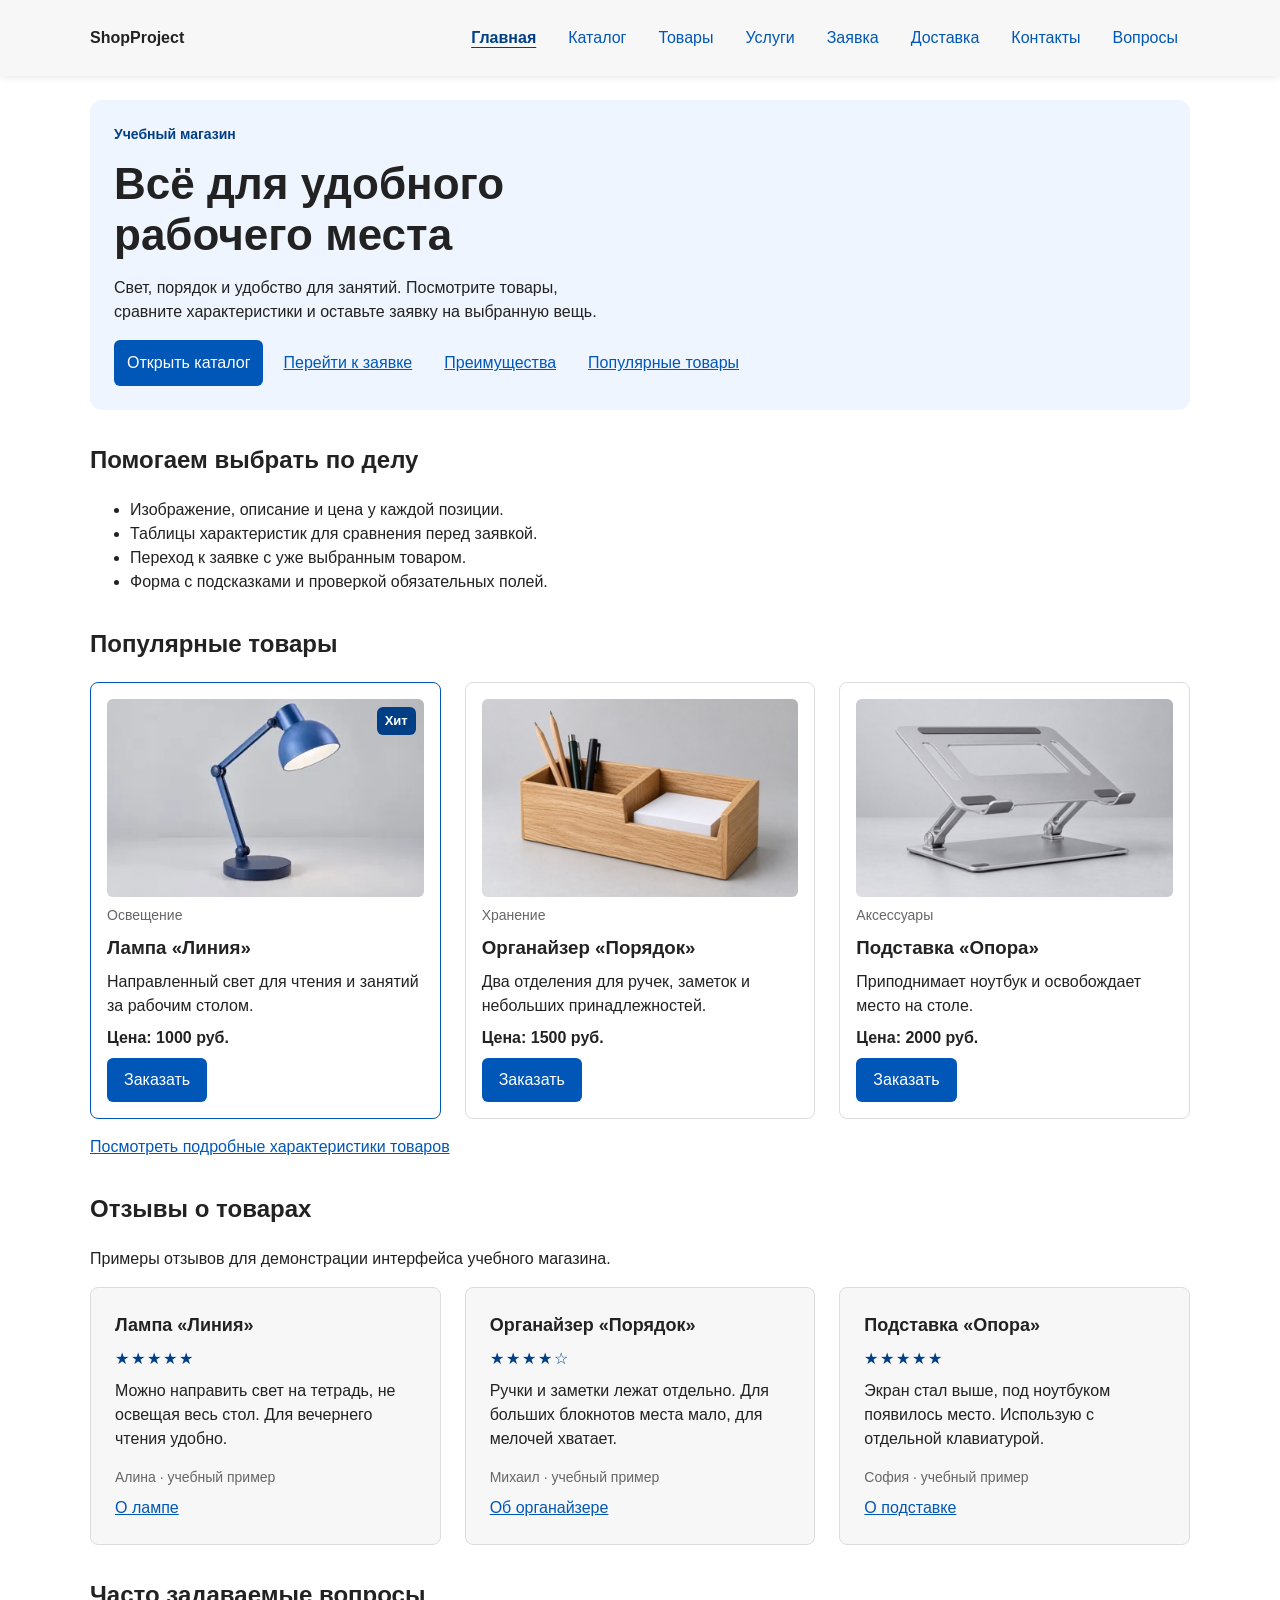
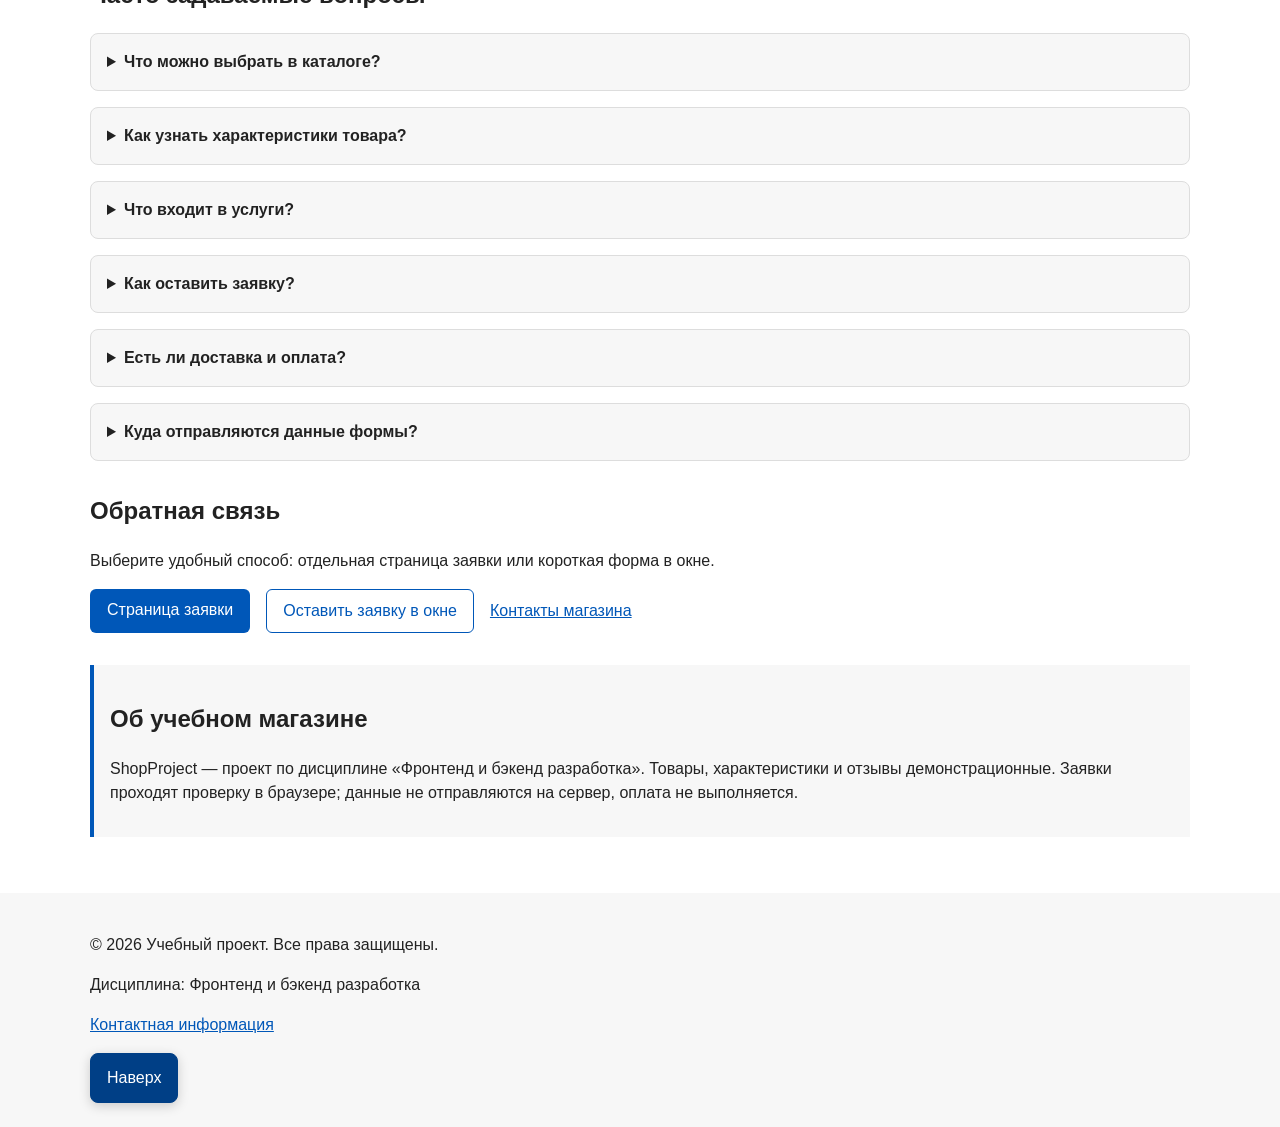
<file: index.html>
<!DOCTYPE html>
<html lang="ru">
<head>
  <meta charset="UTF-8">
  <meta name="viewport" content="width=device-width, initial-scale=1.0">
  <meta name="description" content="ShopProject: товары и услуги для рабочего места. Каталог, характеристики, отзывы и учебная форма заявки.">
  <title>Товары для рабочего места — ShopProject</title>
  <meta property="og:type" content="website">
  <meta property="og:locale" content="ru_RU">
  <meta property="og:site_name" content="ShopProject">
  <meta property="og:title" content="Товары для рабочего места — ShopProject">
  <meta property="og:description" content="ShopProject: товары и услуги для рабочего места. Каталог, характеристики, отзывы и учебная форма заявки.">
  <meta property="og:image:width" content="1200">
  <meta property="og:image:height" content="630">
  <meta property="og:image:alt" content="ShopProject — учебный интернет-магазин">
  <link rel="stylesheet" href="css/style.css">
  <link rel="stylesheet" href="css/responsive.css">
  <script src="js/data.js" defer></script>
  <script src="js/main.js" defer></script>
</head>
<body class="page" id="top">
  <a class="skip-link" href="#main-content">К содержимому</a>
  <header class="site-header">
    <div class="site-header__inner">
      <a class="site-header__logo" href="index.html">ShopProject</a>
      <button class="button button--secondary site-nav-toggle" type="button" aria-controls="site-nav" aria-expanded="false" hidden>Меню</button>
      <nav class="site-nav" id="site-nav" aria-label="Основная навигация">
        <ul class="site-nav__list">
          <li class="site-nav__item"><a class="site-nav__link site-nav__link--active" href="index.html" aria-current="page">Главная</a></li>
          <li class="site-nav__item"><a class="site-nav__link" href="catalog.html">Каталог</a></li>
          <li class="site-nav__item"><a class="site-nav__link" href="product.html">Товары</a></li>
          <li class="site-nav__item"><a class="site-nav__link" href="services.html">Услуги</a></li>
          <li class="site-nav__item"><a class="site-nav__link" href="order.html">Заявка</a></li>
          <li class="site-nav__item"><a class="site-nav__link" href="delivery.html">Доставка</a></li>
          <li class="site-nav__item"><a class="site-nav__link" href="contacts.html">Контакты</a></li>
          <li class="site-nav__item"><a class="site-nav__link" href="index.html#faq">Вопросы</a></li>
        </ul>
      </nav>
    </div>
  </header>
  <main class="page__main" id="main-content" tabindex="-1">
    <section class="hero">
      <p class="hero__eyebrow">Учебный магазин</p>
      <h1 class="hero__title">Всё для удобного рабочего места</h1>
      <p class="hero__description">Свет, порядок и удобство для занятий. Посмотрите товары,
        сравните характеристики и оставьте заявку на выбранную вещь.</p>
      <div class="hero__actions">
        <a class="button button--primary" href="catalog.html">Открыть каталог</a>
        <a class="hero__link" href="order.html">Перейти к заявке</a>
        <a class="hero__link" href="#advantages">Преимущества</a>
        <a class="hero__link" href="#popular">Популярные товары</a>
      </div>
    </section>

    <section class="section" id="advantages">
      <h2 class="section__title">Помогаем выбрать по делу</h2>
      <ul class="advantages-list">
        <li class="advantages-list__item">Изображение, описание и цена у каждой позиции.</li>
        <li class="advantages-list__item">Таблицы характеристик для сравнения перед заявкой.</li>
        <li class="advantages-list__item">Переход к заявке с уже выбранным товаром.</li>
        <li class="advantages-list__item">Форма с подсказками и проверкой обязательных полей.</li>
      </ul>
    </section>

    <section class="section" id="popular">
      <h2 class="section__title">Популярные товары</h2>
      <div class="products-grid">
        <article class="product-card product-card--featured">
          <span class="product-card__badge">Хит</span>
          <a class="product-card__image-link" href="product.html#lamp" aria-label="Подробнее: Лампа «Линия»">
            <picture>
              <source type="image/webp" srcset="images/lamp-400.webp 400w, images/lamp-800.webp 800w, images/lamp.webp 1280w"
                sizes="(min-width: 1148px) 317px, (min-width: 1024px) calc(33.33vw - 66px), (min-width: 768px) calc(50vw - 70px), calc(100vw - 66px)">
              <img class="product-card__image" src="images/lamp.jpg" srcset="images/lamp-400.jpg 400w, images/lamp-800.jpg 800w, images/lamp.jpg 1280w" sizes="(min-width: 1148px) 317px, (min-width: 1024px) calc(33.33vw - 66px), (min-width: 768px) calc(50vw - 70px), calc(100vw - 66px)" alt="Синяя настольная лампа с шарнирной стойкой и круглым тёмным основанием" width="640" height="400" loading="lazy" decoding="async">
            </picture>
          </a>
          <p class="product-card__category">Освещение</p>
          <h3 class="product-card__title"><a class="product-card__title-link" href="product.html#lamp">Лампа «Линия»</a></h3>
          <p class="product-card__description">Направленный свет для чтения и занятий за рабочим столом.</p>
          <p class="product-card__price">Цена: 1000 руб.</p>
          <button class="button button--primary product-card__button" type="button" data-product="Лампа «Линия»">Заказать</button>
        </article>

        <article class="product-card">
          <a class="product-card__image-link" href="product.html#organizer" aria-label="Подробнее: Органайзер «Порядок»">
            <img class="product-card__image" src="images/organizer.jpg" srcset="images/organizer-400.jpg 400w, images/organizer-800.jpg 800w, images/organizer.jpg 1280w" sizes="(min-width: 1148px) 317px, (min-width: 1024px) calc(33.33vw - 66px), (min-width: 768px) calc(50vw - 70px), calc(100vw - 66px)" alt="Деревянный органайзер с двумя отделениями для карандашей, ручек и бумаги" width="640" height="400" loading="lazy" decoding="async">
          </a>
          <p class="product-card__category">Хранение</p>
          <h3 class="product-card__title"><a class="product-card__title-link" href="product.html#organizer">Органайзер «Порядок»</a></h3>
          <p class="product-card__description">Два отделения для ручек, заметок и небольших принадлежностей.</p>
          <p class="product-card__price">Цена: 1500 руб.</p>
          <button class="button button--primary product-card__button" type="button" data-product="Органайзер «Порядок»">Заказать</button>
        </article>

        <article class="product-card">

          <a class="product-card__image-link" href="product.html#stand" aria-label="Подробнее: Подставка «Опора»">
            <img class="product-card__image" src="images/stand.jpg" srcset="images/stand-400.jpg 400w, images/stand-800.jpg 800w, images/stand.jpg 1280w" sizes="(min-width: 1148px) 317px, (min-width: 1024px) calc(33.33vw - 66px), (min-width: 768px) calc(50vw - 70px), calc(100vw - 66px)" alt="Серебристая алюминиевая подставка для ноутбука с нескользящими накладками" width="640" height="400" loading="lazy" decoding="async">
          </a>
          <p class="product-card__category">Аксессуары</p>
          <h3 class="product-card__title"><a class="product-card__title-link" href="product.html#stand">Подставка «Опора»</a></h3>
          <p class="product-card__description">Приподнимает ноутбук и освобождает место на столе.</p>
          <p class="product-card__price">Цена: 2000 руб.</p>
          <button class="button button--primary product-card__button" type="button" data-product="Подставка «Опора»">Заказать</button>
        </article>
      </div>
      <p><a href="product.html">Посмотреть подробные характеристики товаров</a></p>
    </section>

    <section class="section" id="reviews" aria-labelledby="reviews-title">
      <h2 class="section__title" id="reviews-title">Отзывы о товарах</h2>
      <p class="section__description">Примеры отзывов для демонстрации интерфейса учебного магазина.</p>
      <div class="reviews-grid">
        <article class="review-card">
          <h3 class="review-card__title">Лампа «Линия»</h3>
          <p class="review-card__rating" aria-label="Оценка 5 из 5">★★★★★</p>
          <blockquote class="review-card__quote">Можно направить свет на тетрадь, не освещая весь стол. Для вечернего чтения удобно.</blockquote>
          <p class="review-card__author">Алина · учебный пример</p>
          <a class="review-card__link" href="product.html#lamp">О лампе</a>
        </article>
        <article class="review-card">
          <h3 class="review-card__title">Органайзер «Порядок»</h3>
          <p class="review-card__rating" aria-label="Оценка 4 из 5">★★★★☆</p>
          <blockquote class="review-card__quote">Ручки и заметки лежат отдельно. Для больших блокнотов места мало, для мелочей хватает.</blockquote>
          <p class="review-card__author">Михаил · учебный пример</p>
          <a class="review-card__link" href="product.html#organizer">Об органайзере</a>
        </article>
        <article class="review-card">
          <h3 class="review-card__title">Подставка «Опора»</h3>
          <p class="review-card__rating" aria-label="Оценка 5 из 5">★★★★★</p>
          <blockquote class="review-card__quote">Экран стал выше, под ноутбуком появилось место. Использую с отдельной клавиатурой.</blockquote>
          <p class="review-card__author">София · учебный пример</p>
          <a class="review-card__link" href="product.html#stand">О подставке</a>
        </article>
      </div>
    </section>

    <section class="section" id="faq" aria-labelledby="faq-title">
      <h2 class="section__title" id="faq-title">Часто задаваемые вопросы</h2>
      <div class="faq">
        <details class="faq__item">
          <summary class="faq__question">Что можно выбрать в каталоге?</summary>
          <p class="faq__answer">В каталоге представлены четыре товара для рабочего стола: лампа «Линия», органайзер «Порядок», подставка для ноутбука «Опора» и коврик «Контур». Лампа помогает направить свет на рабочую поверхность, органайзер — разложить принадлежности, подставка — приподнять ноутбук, а коврик — защитить стол и выделить место для клавиатуры и мыши. У каждой позиции есть изображение, краткое описание и цена.</p>
          <p class="faq__answer">Также можно выбрать две услуги: подбор рабочего места и организацию стола. Они подойдут, если нужна помощь с выбором принадлежностей или их размещением. Из <a href="catalog.html">каталога</a> можно перейти к подробному описанию любой позиции и оставить заявку. Все товары, услуги и цены представлены в рамках учебного проекта.</p>
        </details>
        <details class="faq__item">
          <summary class="faq__question">Как узнать характеристики товара?</summary>
          <p class="faq__answer">Нажмите на изображение или название нужного товара в каталоге: ссылка откроет его раздел на <a href="product.html">странице характеристик</a>. Там размещены увеличенная иллюстрация, описание назначения, цена и таблица параметров. В таблицах указаны материалы, размеры и другие сведения, которые помогают оценить, подходит ли вещь для вашего рабочего места.</p>
          <p class="faq__answer">Перед выбором лампы посмотрите её высоту, питание и источник света; у органайзера — размеры и количество отделений; у подставки — допустимый размер ноутбука; у коврика — габариты и материал. Между товарами можно переходить по ссылкам в начале страницы. Если после сравнения остались вопросы, перейдите к заявке и укажите их в комментарии.</p>
        </details>
        <details class="faq__item">
          <summary class="faq__question">Что входит в услуги?</summary>
          <p class="faq__answer">Услуга «Подбор рабочего места» включает обсуждение ваших задач и размеров стола, подбор освещения и аксессуаров из каталога, а также рекомендации по их сочетанию. Услуга «Организация стола» посвящена размещению ноутбука и принадлежностей, хранению мелочей и укладке проводов. Её результат описан как схема размещения вещей и памятка по поддержанию порядка.</p>
          <p class="faq__answer">Обе услуги представлены в формате дистанционной консультации продолжительностью 30 минут. Для обсуждения понадобятся размеры стола и описание того, как вы работаете или учитесь. Демонстрационная стоимость подбора — 700 руб., организации стола — 1200 руб.; покупка товаров и выезд специалиста в неё не входят. Подробности и кнопки заявки находятся на <a href="services.html">странице услуг</a>. Фактически консультации в учебном проекте не проводятся.</p>
        </details>
        <details class="faq__item">
          <summary class="faq__question">Как оставить заявку?</summary>
          <p class="faq__answer">Выберите товар или услугу и нажмите «Оставить заявку» в каталоге либо на странице описания. Откроется форма с уже выбранной позицией и темой обращения. Если нужен общий вопрос, перейдите на <a href="order.html">страницу заявки</a> через меню и оставьте вариант без выбора позиции. На главной странице также доступна короткая форма в модальном окне.</p>
          <p class="faq__answer">Укажите имя длиной от двух символов, e-mail и телефон в формате +7 (900) 000-00-00, выберите тему и отметьте согласие. Дату связи и комментарий можно заполнить по желанию: например, описать размеры стола или вопрос о товаре. После нажатия «Отправить заявку» браузер проверит поля и подскажет, что исправить. При успешной проверке форма очистится и появится учебное сообщение; данные на сервер не отправляются.</p>
        </details>
        <details class="faq__item">
          <summary class="faq__question">Есть ли доставка и оплата?</summary>
          <p class="faq__answer">На странице <a href="delivery.html">«Доставка и заявка»</a> приведён пример условий получения товаров: бесплатный самовывоз в Москве или курьерская доставка по городу за 300 руб. Ориентировочный срок доставки в этом сценарии — 2–3 рабочих дня. Стоимость доставки указывается отдельно и не включена в цену товара в каталоге; адрес и время в реальном магазине согласовывались бы после заявки.</p>
          <p class="faq__answer">Для услуг предусмотрен пример дистанционной консультации, поэтому доставка для них не требуется. Сайт демонстрирует выбор позиции и заполнение формы: реальные заказы не оформляются, товары не отправляются, оплата не принимается. Вводить платёжные данные или переводить деньги не нужно. Подробнее о получении товаров, формате услуг и последовательности заявки можно прочитать на странице условий.</p>
        </details>
        <details class="faq__item">
          <summary class="faq__question">Куда отправляются данные формы?</summary>
          <p class="faq__answer">Данные формы обрабатываются только в вашем браузере. При нажатии «Отправить заявку» проверяются обязательные поля, длина имени, формат e-mail и телефона, выбранная тема и отметка согласия. Если обнаружена ошибка, поле выделяется, а браузер показывает подсказку. После исправления данных проверку можно повторить.</p>
          <p class="faq__answer">При успешной проверке поля очищаются и появляется сообщение о том, что заявка проверена. Форма не отправляет введённые сведения на сервер, не записывает их в базу данных и не пересылает по электронной почте. Поэтому сообщение не означает, что магазин получил заказ или свяжется с вами. Для знакомства с формой можно использовать демонстрационные контактные данные; этот сценарий показывает работу интерфейса учебного проекта.</p>
        </details>
      </div>
    </section>

    <section class="section" id="contacts">
      <h2 class="section__title">Обратная связь</h2>
      <p>Выберите удобный способ: отдельная страница заявки или короткая форма в окне.</p>
      <div class="action-list">
        <a class="button button--primary" href="order.html">Страница заявки</a>
        <button class="button button--secondary" type="button" data-open-order>Оставить заявку в окне</button>
        <a href="contacts.html">Контакты магазина</a>
      </div>
      <p class="success-message" id="success-message" role="status" tabindex="-1" hidden></p>
    </section>

    <aside class="aside-info">
      <h2 class="aside-info__title">Об учебном магазине</h2>
      <p>ShopProject — проект по дисциплине «Фронтенд и бэкенд разработка».
        Товары, характеристики и отзывы демонстрационные. Заявки проходят проверку в браузере;
        данные не отправляются на сервер, оплата не выполняется.</p>
    </aside>
  </main>
  <footer class="site-footer">
    <div class="site-footer__inner">
      <p>&copy; 2026 Учебный проект. Все права защищены.</p>
      <p>Дисциплина: Фронтенд и бэкенд разработка</p>
      <p><a href="contacts.html">Контактная информация</a></p>
      <a class="back-to-top" href="#top">Наверх</a>
    </div>
  </footer>
<dialog class="order-dialog" id="order-dialog" aria-labelledby="order-dialog-title">
  <h2 class="order-dialog__title" id="order-dialog-title" tabindex="-1" autofocus>Оформление заявки</h2>

  <p class="order-dialog__product" id="selected-product-label" hidden></p>
  <form class="order-form" id="order-form" action="#" method="post" novalidate>
    <input id="selected-product" name="selected-product" type="hidden">

    <div class="order-form__field">
      <label class="order-form__label" for="order-name">Имя</label>
      <input class="order-form__input"
        id="order-name"
        name="name"
        type="text"
        placeholder="Введите ваше имя"
        minlength="2"
        autocomplete="given-name"
        required
      >
    </div>

    <div class="order-form__field">
      <label class="order-form__label" for="order-email">E-mail</label>
      <input class="order-form__input"
        id="order-email"
        name="email"
        type="email"
        placeholder="example@mail.ru"
        autocomplete="email"
        required
      >
    </div>

    <div class="order-form__field">
      <label class="order-form__label" for="order-phone">Телефон</label>
      <input class="order-form__input"
        id="order-phone"
        aria-describedby="order-phone-hint"
        name="phone"
        autocomplete="tel"
        type="tel"
        inputmode="tel"
        placeholder="+7 (900) 000-00-00"
        pattern="^\+7 \(\d{3}\) \d{3}-\d{2}-\d{2}$"
        required
      >
      <small class="order-form__hint" id="order-phone-hint">Формат: +7 (900) 000-00-00</small>
    </div>

    <div class="order-form__field">
      <label class="order-form__label" for="order-date">Дата связи</label>
      <input class="order-form__input"
        id="order-date"
        name="date"
        type="date"
      >
    </div>

    <div class="order-form__field">
      <label class="order-form__label" for="order-topic">Тема заявки</label>
      <select class="order-form__select" id="order-topic" name="topic" required>
        <option value="">Выберите тему</option>
        <option value="product">Заказ товара</option>
        <option value="consultation">Консультация</option>
        <option value="delivery">Доставка</option>
      </select>
    </div>

    <div class="order-form__field">
      <label class="order-form__label" for="order-comment">Комментарий</label>
      <textarea class="order-form__textarea"
        id="order-comment"
        name="comment"
        rows="4"
        placeholder="Укажите дополнительную информацию"
      ></textarea>
    </div>

    <div class="order-form__field">
      <label class="order-form__label order-form__consent" for="order-agreement">
        <input class="order-form__input order-form__input--checkbox"
          id="order-agreement"
          name="agreement"
          type="checkbox"
          required
        >
        Я согласен на обработку данных
      </label>
    </div>

    <div class="order-form__actions">
      <button class="button button--secondary" type="button" id="close-order-dialog">Закрыть</button>
      <button class="button button--primary" type="submit">Отправить заявку</button>
    </div>
  </form>
</dialog>
</body>
</html>
</file>
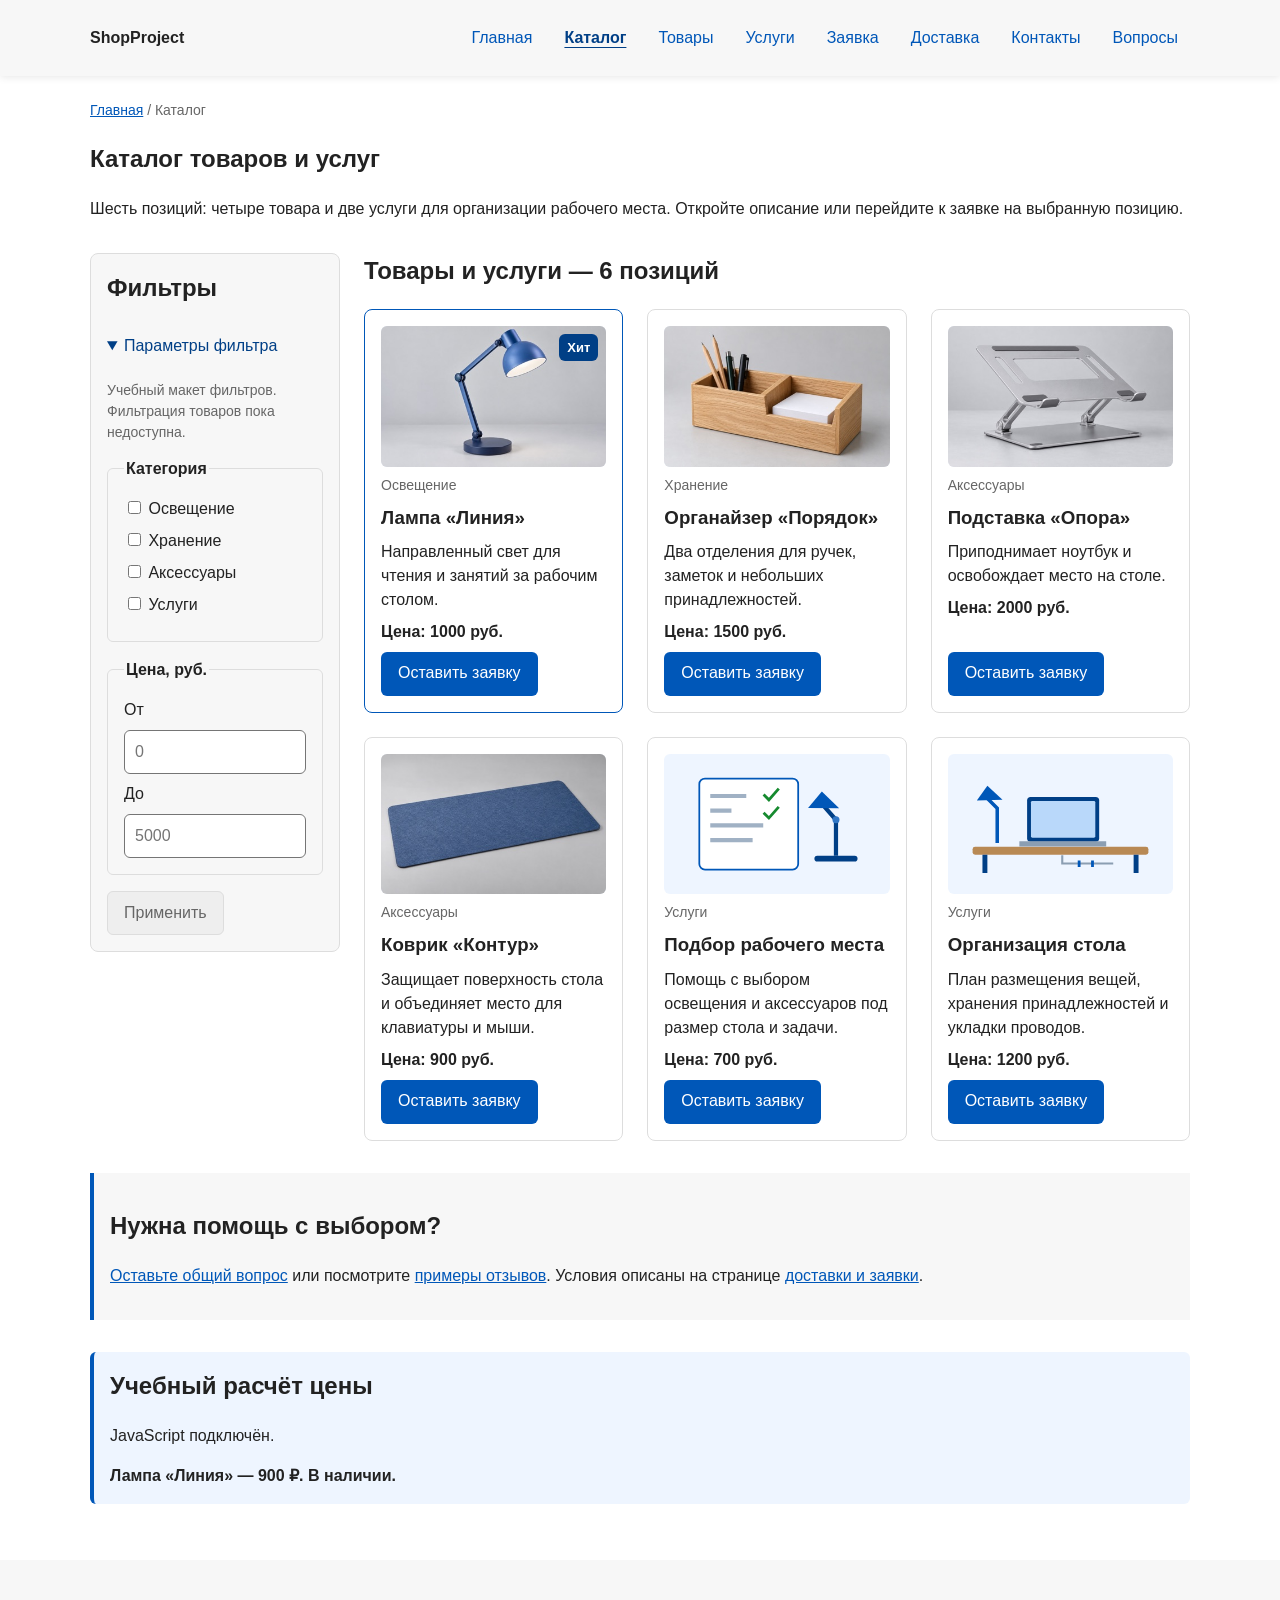
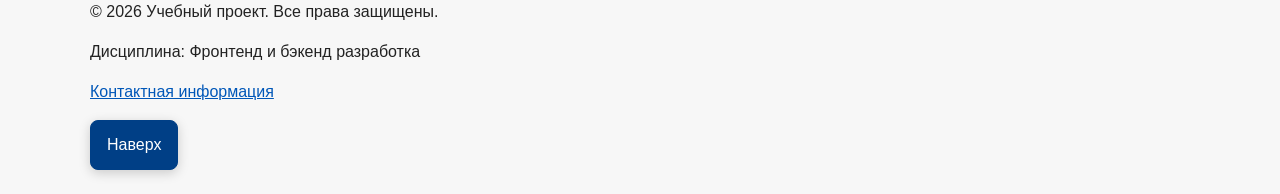
<file: catalog.html>
<!DOCTYPE html>
<html lang="ru">
<head>
  <meta charset="UTF-8">
  <meta name="viewport" content="width=device-width, initial-scale=1.0">
  <meta name="description" content="Четыре товара и две услуги для рабочего места: цены, категории и подробные описания.">
  <title>Каталог товаров и услуг — ShopProject</title>
  <meta property="og:type" content="website">
  <meta property="og:locale" content="ru_RU">
  <meta property="og:site_name" content="ShopProject">
  <meta property="og:title" content="Каталог товаров и услуг — ShopProject">
  <meta property="og:description" content="Четыре товара и две услуги для рабочего места: цены, категории и подробные описания.">
  <meta property="og:image:width" content="1200">
  <meta property="og:image:height" content="630">
  <meta property="og:image:alt" content="ShopProject — учебный интернет-магазин">
  <link rel="stylesheet" href="css/style.css">
  <link rel="stylesheet" href="css/responsive.css">
  <script src="js/data.js" defer></script>
  <script src="js/main.js" defer></script>
</head>
<body class="page" id="top">
  <a class="skip-link" href="#main-content">К содержимому</a>
  <header class="site-header">
    <div class="site-header__inner">
      <a class="site-header__logo" href="index.html">ShopProject</a>
      <button class="button button--secondary site-nav-toggle" type="button" aria-controls="site-nav" aria-expanded="false" hidden>Меню</button>
      <nav class="site-nav" id="site-nav" aria-label="Основная навигация">
        <ul class="site-nav__list">
          <li class="site-nav__item"><a class="site-nav__link" href="index.html">Главная</a></li>
          <li class="site-nav__item"><a class="site-nav__link site-nav__link--active" href="catalog.html" aria-current="page">Каталог</a></li>
          <li class="site-nav__item"><a class="site-nav__link" href="product.html">Товары</a></li>
          <li class="site-nav__item"><a class="site-nav__link" href="services.html">Услуги</a></li>
          <li class="site-nav__item"><a class="site-nav__link" href="order.html">Заявка</a></li>
          <li class="site-nav__item"><a class="site-nav__link" href="delivery.html">Доставка</a></li>
          <li class="site-nav__item"><a class="site-nav__link" href="contacts.html">Контакты</a></li>
          <li class="site-nav__item"><a class="site-nav__link" href="index.html#faq">Вопросы</a></li>
        </ul>
      </nav>
    </div>
  </header>
  <main class="page__main" id="main-content" tabindex="-1">
    <nav class="breadcrumbs" aria-label="Хлебные крошки">
      <a class="breadcrumbs__link" href="index.html">Главная</a>
      <span class="breadcrumbs__current" aria-current="page">Каталог</span>
    </nav>
    <section class="section">
      <h1 class="section__heading">Каталог товаров и услуг</h1>
      <p>Шесть позиций: четыре товара и две услуги для организации рабочего места.
        Откройте описание или перейдите к заявке на выбранную позицию.</p>
    </section>
    <div class="catalog-layout">
      <a class="catalog-products-jump" href="#products-title">К товарам и услугам</a>
      <aside class="catalog-filters" aria-labelledby="filters-title">
        <h2 class="catalog-filters__title" id="filters-title">Фильтры</h2>
        <details class="catalog-filters__details" open>
          <summary>Параметры фильтра</summary>
          <p id="filters-note" class="catalog-filters__note">
            Учебный макет фильтров. Фильтрация товаров пока недоступна.
          </p>
          <form class="catalog-filters__form" action="catalog.html" method="get" aria-describedby="filters-note">
            <fieldset class="catalog-filters__group">
              <legend class="catalog-filters__legend">Категория</legend>
              <label class="catalog-filters__label">
                <input class="catalog-filters__checkbox" type="checkbox" name="category" value="lighting">
                Освещение
              </label>
              <label class="catalog-filters__label">
                <input class="catalog-filters__checkbox" type="checkbox" name="category" value="storage">
                Хранение
              </label>
              <label class="catalog-filters__label">
                <input class="catalog-filters__checkbox" type="checkbox" name="category" value="accessories">
                Аксессуары
              </label>
              <label class="catalog-filters__label">
                <input class="catalog-filters__checkbox" type="checkbox" name="category" value="services">
                Услуги
              </label>
            </fieldset>

            <fieldset class="catalog-filters__group">
              <legend class="catalog-filters__legend">Цена, руб.</legend>
              <label class="catalog-filters__label" for="price-from">От</label>
              <input class="catalog-filters__input" id="price-from" name="price-from" type="number" min="0" placeholder="0">
              <label class="catalog-filters__label catalog-filters__label--range-end" for="price-to">До</label>
              <input class="catalog-filters__input" id="price-to" name="price-to" type="number" min="0" placeholder="5000">
            </fieldset>

            <button class="button button--primary catalog-filters__button" type="submit" disabled>Применить</button>
          </form>
        </details>
      </aside>
      <section class="catalog-products" aria-labelledby="products-title">
        <h2 class="catalog-products__title" id="products-title" tabindex="-1">Товары и услуги — 6 позиций</h2>
        <div class="products-grid">
        <article class="product-card product-card--featured">
          <span class="product-card__badge">Хит</span>
          <a class="product-card__image-link" href="product.html#lamp" aria-label="Подробнее: Лампа «Линия»">
            <img class="product-card__image" src="images/lamp.jpg" srcset="images/lamp-400.jpg 400w, images/lamp-800.jpg 800w, images/lamp.jpg 1280w" sizes="(min-width: 1200px) 225px, (min-width: 1148px) 367px, (min-width: 1024px) calc(50vw - 207px), (min-width: 768px) calc(50vw - 70px), calc(100vw - 66px)" alt="Синяя настольная лампа с шарнирной стойкой и круглым тёмным основанием" width="640" height="400" loading="lazy" decoding="async">
          </a>
          <p class="product-card__category">Освещение</p>
          <h3 class="product-card__title"><a class="product-card__title-link" href="product.html#lamp">Лампа «Линия»</a></h3>
          <p class="product-card__description">Направленный свет для чтения и занятий за рабочим столом.</p>
          <p class="product-card__price">Цена: 1000 руб.</p>
          <a class="button button--primary product-card__button" href="order.html?product=lamp">Оставить заявку</a>
        </article>

        <article class="product-card">
          <a class="product-card__image-link" href="product.html#organizer" aria-label="Подробнее: Органайзер «Порядок»">
            <img class="product-card__image" src="images/organizer.jpg" srcset="images/organizer-400.jpg 400w, images/organizer-800.jpg 800w, images/organizer.jpg 1280w" sizes="(min-width: 1200px) 225px, (min-width: 1148px) 367px, (min-width: 1024px) calc(50vw - 207px), (min-width: 768px) calc(50vw - 70px), calc(100vw - 66px)" alt="Деревянный органайзер с двумя отделениями для карандашей, ручек и бумаги" width="640" height="400" loading="lazy" decoding="async">
          </a>
          <p class="product-card__category">Хранение</p>
          <h3 class="product-card__title"><a class="product-card__title-link" href="product.html#organizer">Органайзер «Порядок»</a></h3>
          <p class="product-card__description">Два отделения для ручек, заметок и небольших принадлежностей.</p>
          <p class="product-card__price">Цена: 1500 руб.</p>
          <a class="button button--primary product-card__button" href="order.html?product=organizer">Оставить заявку</a>
        </article>

        <article class="product-card">

          <a class="product-card__image-link" href="product.html#stand" aria-label="Подробнее: Подставка «Опора»">
            <img class="product-card__image" src="images/stand.jpg" srcset="images/stand-400.jpg 400w, images/stand-800.jpg 800w, images/stand.jpg 1280w" sizes="(min-width: 1200px) 225px, (min-width: 1148px) 367px, (min-width: 1024px) calc(50vw - 207px), (min-width: 768px) calc(50vw - 70px), calc(100vw - 66px)" alt="Серебристая алюминиевая подставка для ноутбука с нескользящими накладками" width="640" height="400" loading="lazy" decoding="async">
          </a>
          <p class="product-card__category">Аксессуары</p>
          <h3 class="product-card__title"><a class="product-card__title-link" href="product.html#stand">Подставка «Опора»</a></h3>
          <p class="product-card__description">Приподнимает ноутбук и освобождает место на столе.</p>
          <p class="product-card__price">Цена: 2000 руб.</p>
          <a class="button button--primary product-card__button" href="order.html?product=stand">Оставить заявку</a>
        </article>

        <article class="product-card">
          <a class="product-card__image-link" href="product.html#mat" aria-label="Подробнее: Коврик «Контур»">
            <img class="product-card__image" src="images/mat.jpg" srcset="images/mat-400.jpg 400w, images/mat-800.jpg 800w, images/mat.jpg 1280w" sizes="(min-width: 1200px) 225px, (min-width: 1148px) 367px, (min-width: 1024px) calc(50vw - 207px), (min-width: 768px) calc(50vw - 70px), calc(100vw - 66px)" alt="Синий войлочный коврик с закруглёнными углами и тёмной нескользящей основой" width="640" height="400" loading="lazy" decoding="async">
          </a>
          <p class="product-card__category">Аксессуары</p>
          <h3 class="product-card__title"><a class="product-card__title-link" href="product.html#mat">Коврик «Контур»</a></h3>
          <p class="product-card__description">Защищает поверхность стола и объединяет место для клавиатуры и мыши.</p>
          <p class="product-card__price">Цена: 900 руб.</p>
          <a class="button button--primary product-card__button" href="order.html?product=mat">Оставить заявку</a>
        </article>
        <article class="product-card">
          <a class="product-card__image-link" href="services.html#selection" aria-label="Подробнее: Подбор рабочего места">
            <img class="product-card__image" src="images/selection.svg" alt="План рабочего места с лампой и списком подобранных принадлежностей" width="640" height="400" loading="lazy" decoding="async">
          </a>
          <p class="product-card__category">Услуги</p>
          <h3 class="product-card__title"><a class="product-card__title-link" href="services.html#selection">Подбор рабочего места</a></h3>
          <p class="product-card__description">Помощь с выбором освещения и аксессуаров под размер стола и задачи.</p>
          <p class="product-card__price">Цена: 700 руб.</p>
          <a class="button button--primary product-card__button" href="order.html?product=selection">Оставить заявку</a>
        </article>
        <article class="product-card">
          <a class="product-card__image-link" href="services.html#setup" aria-label="Подробнее: Организация стола">
            <img class="product-card__image" src="images/setup.svg" alt="Рабочий стол с ноутбуком, лампой и аккуратно уложенными проводами" width="640" height="400" loading="lazy" decoding="async">
          </a>
          <p class="product-card__category">Услуги</p>
          <h3 class="product-card__title"><a class="product-card__title-link" href="services.html#setup">Организация стола</a></h3>
          <p class="product-card__description">План размещения вещей, хранения принадлежностей и укладки проводов.</p>
          <p class="product-card__price">Цена: 1200 руб.</p>
          <a class="button button--primary product-card__button" href="order.html?product=setup">Оставить заявку</a>
        </article>
        </div>
      </section>
    </div>
    <aside class="aside-info">
      <h2 class="aside-info__title">Нужна помощь с выбором?</h2>
      <p><a href="order.html">Оставьте общий вопрос</a> или посмотрите
        <a href="index.html#reviews">примеры отзывов</a>. Условия описаны на странице <a href="delivery.html">доставки и заявки</a>.</p>
    </aside>
    <section class="section js-check" aria-labelledby="js-check-title">
      <h2 class="section__title" id="js-check-title">Учебный расчёт цены</h2>
      <p class="js-message">JavaScript ещё не выполнился.</p>
      <p class="product-output"></p>
    </section>
  </main>
  <footer class="site-footer">
    <div class="site-footer__inner">
      <p>&copy; 2026 Учебный проект. Все права защищены.</p>
      <p>Дисциплина: Фронтенд и бэкенд разработка</p>
      <p><a href="contacts.html">Контактная информация</a></p>
      <a class="back-to-top" href="#top">Наверх</a>
    </div>
  </footer>

</body>
</html>
</file>
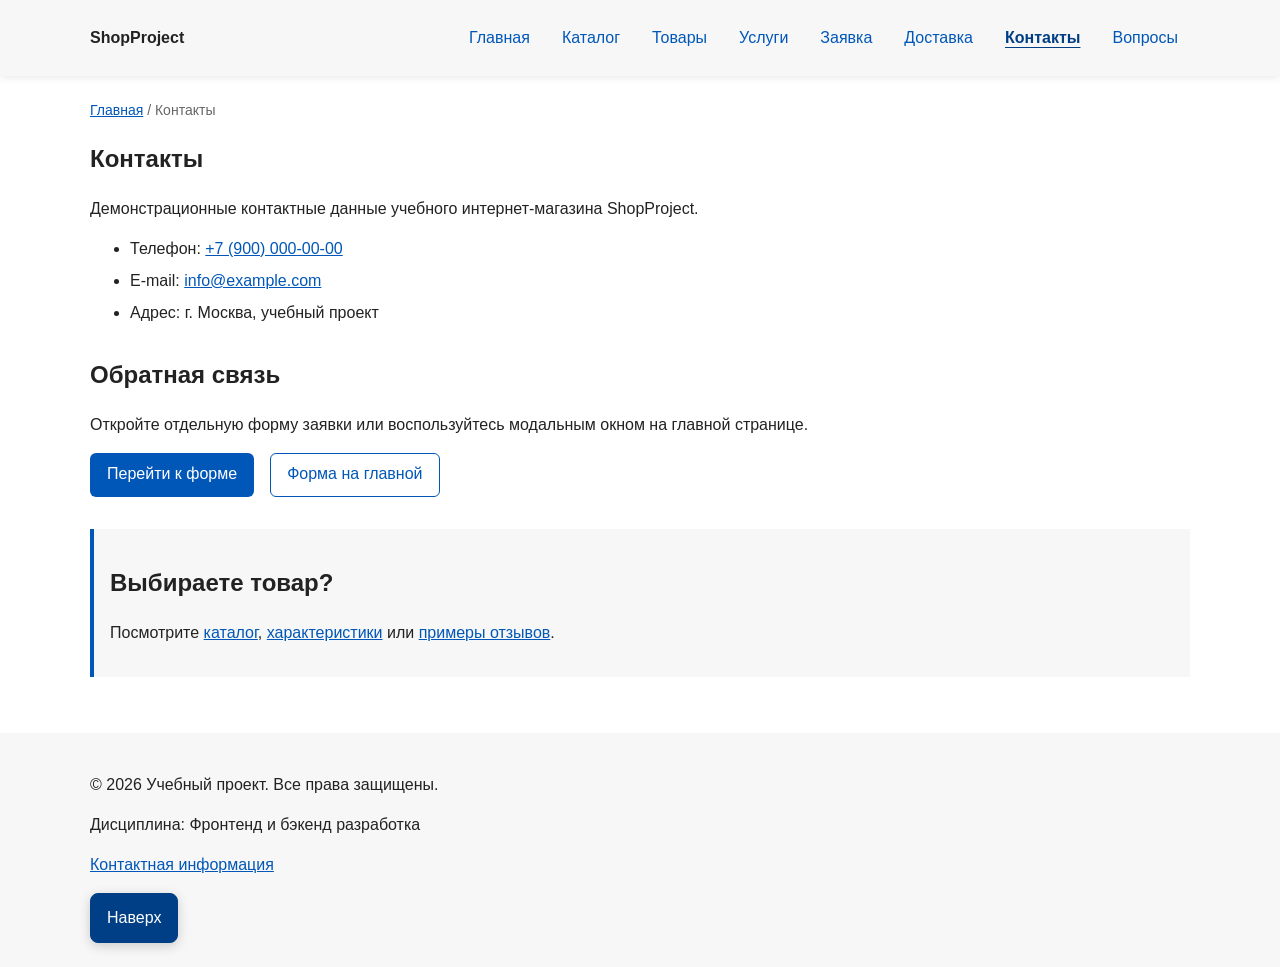
<file: contacts.html>
<!DOCTYPE html>
<html lang="ru">
<head>
  <meta charset="UTF-8">
  <meta name="viewport" content="width=device-width, initial-scale=1.0">
  <meta name="description" content="Контакты учебного магазина ShopProject: телефон, e-mail и ссылки на формы обращения.">
  <title>Контакты — ShopProject</title>
  <meta property="og:type" content="website">
  <meta property="og:locale" content="ru_RU">
  <meta property="og:site_name" content="ShopProject">
  <meta property="og:title" content="Контакты — ShopProject">
  <meta property="og:description" content="Контакты учебного магазина ShopProject: телефон, e-mail и ссылки на формы обращения.">
  <meta property="og:image:width" content="1200">
  <meta property="og:image:height" content="630">
  <meta property="og:image:alt" content="ShopProject — учебный интернет-магазин">
  <link rel="stylesheet" href="css/style.css">
  <link rel="stylesheet" href="css/responsive.css">
  <script src="js/data.js" defer></script>
  <script src="js/main.js" defer></script>
</head>
<body class="page" id="top">
  <a class="skip-link" href="#main-content">К содержимому</a>
  <header class="site-header">
    <div class="site-header__inner">
      <a class="site-header__logo" href="index.html">ShopProject</a>
      <button class="button button--secondary site-nav-toggle" type="button" aria-controls="site-nav" aria-expanded="false" hidden>Меню</button>
      <nav class="site-nav" id="site-nav" aria-label="Основная навигация">
        <ul class="site-nav__list">
          <li class="site-nav__item"><a class="site-nav__link" href="index.html">Главная</a></li>
          <li class="site-nav__item"><a class="site-nav__link" href="catalog.html">Каталог</a></li>
          <li class="site-nav__item"><a class="site-nav__link" href="product.html">Товары</a></li>
          <li class="site-nav__item"><a class="site-nav__link" href="services.html">Услуги</a></li>
          <li class="site-nav__item"><a class="site-nav__link" href="order.html">Заявка</a></li>
          <li class="site-nav__item"><a class="site-nav__link" href="delivery.html">Доставка</a></li>
          <li class="site-nav__item"><a class="site-nav__link site-nav__link--active" href="contacts.html" aria-current="page">Контакты</a></li>
          <li class="site-nav__item"><a class="site-nav__link" href="index.html#faq">Вопросы</a></li>
        </ul>
      </nav>
    </div>
  </header>
  <main class="page__main" id="main-content" tabindex="-1">
    <nav class="breadcrumbs" aria-label="Хлебные крошки">
      <a class="breadcrumbs__link" href="index.html">Главная</a>
      <span class="breadcrumbs__current" aria-current="page">Контакты</span>
    </nav>
    <section class="section">
      <h1 class="section__heading">Контакты</h1>
      <p>Демонстрационные контактные данные учебного интернет-магазина ShopProject.</p>
      <address class="contact-details">
        <ul class="contact-details__list">
          <li class="contact-details__item">Телефон: <a href="tel:+79000000000">+7 (900) 000-00-00</a></li>
          <li class="contact-details__item">E-mail: <a href="mailto:info@example.com">info@example.com</a></li>
          <li class="contact-details__item">Адрес: г. Москва, учебный проект</li>
        </ul>
      </address>
    </section>
    <section class="section" id="feedback">
      <h2 class="section__title">Обратная связь</h2>
      <p>Откройте отдельную форму заявки или воспользуйтесь модальным окном на главной странице.</p>
      <div class="action-list">
        <a class="button button--primary" href="order.html">Перейти к форме</a>
        <a class="button button--secondary" href="index.html#contacts">Форма на главной</a>
      </div>
    </section>
    <aside class="aside-info">
      <h2 class="aside-info__title">Выбираете товар?</h2>
      <p>Посмотрите <a href="catalog.html">каталог</a>,
        <a href="product.html">характеристики</a> или
        <a href="index.html#reviews">примеры отзывов</a>.</p>
    </aside>
  </main>
  <footer class="site-footer">
    <div class="site-footer__inner">
      <p>&copy; 2026 Учебный проект. Все права защищены.</p>
      <p>Дисциплина: Фронтенд и бэкенд разработка</p>
      <p><a href="contacts.html">Контактная информация</a></p>
      <a class="back-to-top" href="#top">Наверх</a>
    </div>
  </footer>

</body>
</html>
</file>
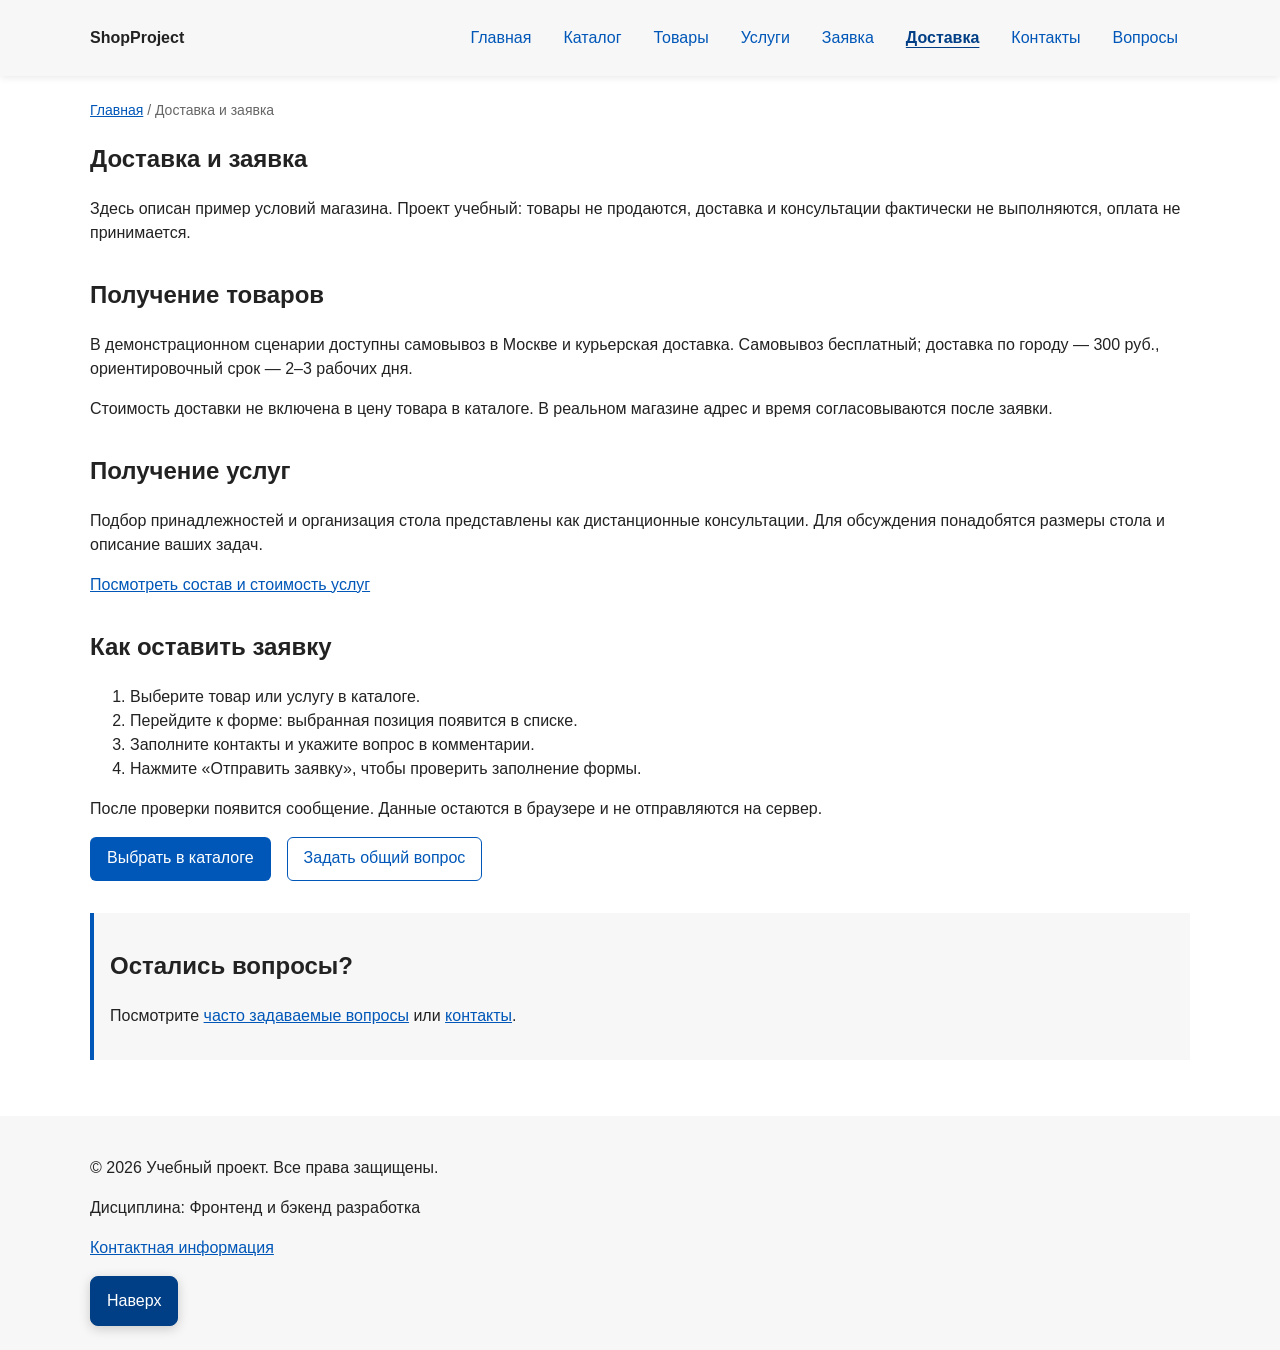
<file: delivery.html>
<!DOCTYPE html>
<html lang="ru">
<head>
  <meta charset="UTF-8">
  <meta name="viewport" content="width=device-width, initial-scale=1.0">
  <meta name="description" content="Демонстрационные условия доставки товаров, получения услуг и оформления учебной заявки.">
  <title>Доставка и заявка — ShopProject</title>
  <meta property="og:type" content="website">
  <meta property="og:locale" content="ru_RU">
  <meta property="og:site_name" content="ShopProject">
  <meta property="og:title" content="Доставка и заявка — ShopProject">
  <meta property="og:description" content="Демонстрационные условия доставки товаров, получения услуг и оформления учебной заявки.">
  <meta property="og:image:width" content="1200">
  <meta property="og:image:height" content="630">
  <meta property="og:image:alt" content="ShopProject — учебный интернет-магазин">
  <link rel="stylesheet" href="css/style.css">
  <link rel="stylesheet" href="css/responsive.css">
  <script src="js/data.js" defer></script>
  <script src="js/main.js" defer></script>
</head>
<body class="page" id="top">
  <a class="skip-link" href="#main-content">К содержимому</a>
  <header class="site-header">
    <div class="site-header__inner">
      <a class="site-header__logo" href="index.html">ShopProject</a>
      <button class="button button--secondary site-nav-toggle" type="button" aria-controls="site-nav" aria-expanded="false" hidden>Меню</button>
      <nav class="site-nav" id="site-nav" aria-label="Основная навигация">
        <ul class="site-nav__list">
          <li class="site-nav__item"><a class="site-nav__link" href="index.html">Главная</a></li>
          <li class="site-nav__item"><a class="site-nav__link" href="catalog.html">Каталог</a></li>
          <li class="site-nav__item"><a class="site-nav__link" href="product.html">Товары</a></li>
          <li class="site-nav__item"><a class="site-nav__link" href="services.html">Услуги</a></li>
          <li class="site-nav__item"><a class="site-nav__link" href="order.html">Заявка</a></li>
          <li class="site-nav__item"><a class="site-nav__link site-nav__link--active" href="delivery.html" aria-current="page">Доставка</a></li>
          <li class="site-nav__item"><a class="site-nav__link" href="contacts.html">Контакты</a></li>
          <li class="site-nav__item"><a class="site-nav__link" href="index.html#faq">Вопросы</a></li>
        </ul>
      </nav>
    </div>
  </header>
  <main class="page__main" id="main-content" tabindex="-1">
    <nav class="breadcrumbs" aria-label="Хлебные крошки">
      <a class="breadcrumbs__link" href="index.html">Главная</a>
      <span class="breadcrumbs__current" aria-current="page">Доставка и заявка</span>
    </nav>
    <section class="section">
      <h1 class="section__heading">Доставка и заявка</h1>
      <p>Здесь описан пример условий магазина. Проект учебный: товары не продаются, доставка и консультации фактически не выполняются, оплата не принимается.</p>
    </section>
    <section class="section">
      <h2 class="section__title">Получение товаров</h2>
      <p>В демонстрационном сценарии доступны самовывоз в Москве и курьерская доставка. Самовывоз бесплатный; доставка по городу — 300 руб., ориентировочный срок — 2–3 рабочих дня.</p>
      <p>Стоимость доставки не включена в цену товара в каталоге. В реальном магазине адрес и время согласовываются после заявки.</p>
    </section>
    <section class="section">
      <h2 class="section__title">Получение услуг</h2>
      <p>Подбор принадлежностей и организация стола представлены как дистанционные консультации. Для обсуждения понадобятся размеры стола и описание ваших задач.</p>
      <p><a href="services.html">Посмотреть состав и стоимость услуг</a></p>
    </section>
    <section class="section">
      <h2 class="section__title">Как оставить заявку</h2>
      <ol>
        <li>Выберите товар или услугу в каталоге.</li>
        <li>Перейдите к форме: выбранная позиция появится в списке.</li>
        <li>Заполните контакты и укажите вопрос в комментарии.</li>
        <li>Нажмите «Отправить заявку», чтобы проверить заполнение формы.</li>
      </ol>
      <p>После проверки появится сообщение. Данные остаются в браузере и не отправляются на сервер.</p>
      <div class="action-list">
        <a class="button button--primary" href="catalog.html">Выбрать в каталоге</a>
        <a class="button button--secondary" href="order.html">Задать общий вопрос</a>
      </div>
    </section>
    <aside class="aside-info">
      <h2 class="aside-info__title">Остались вопросы?</h2>
      <p>Посмотрите <a href="index.html#faq">часто задаваемые вопросы</a> или <a href="contacts.html">контакты</a>.</p>
    </aside>
  </main>
  <footer class="site-footer">
    <div class="site-footer__inner">
      <p>&copy; 2026 Учебный проект. Все права защищены.</p>
      <p>Дисциплина: Фронтенд и бэкенд разработка</p>
      <p><a href="contacts.html">Контактная информация</a></p>
      <a class="back-to-top" href="#top">Наверх</a>
    </div>
  </footer>

</body>
</html>
</file>
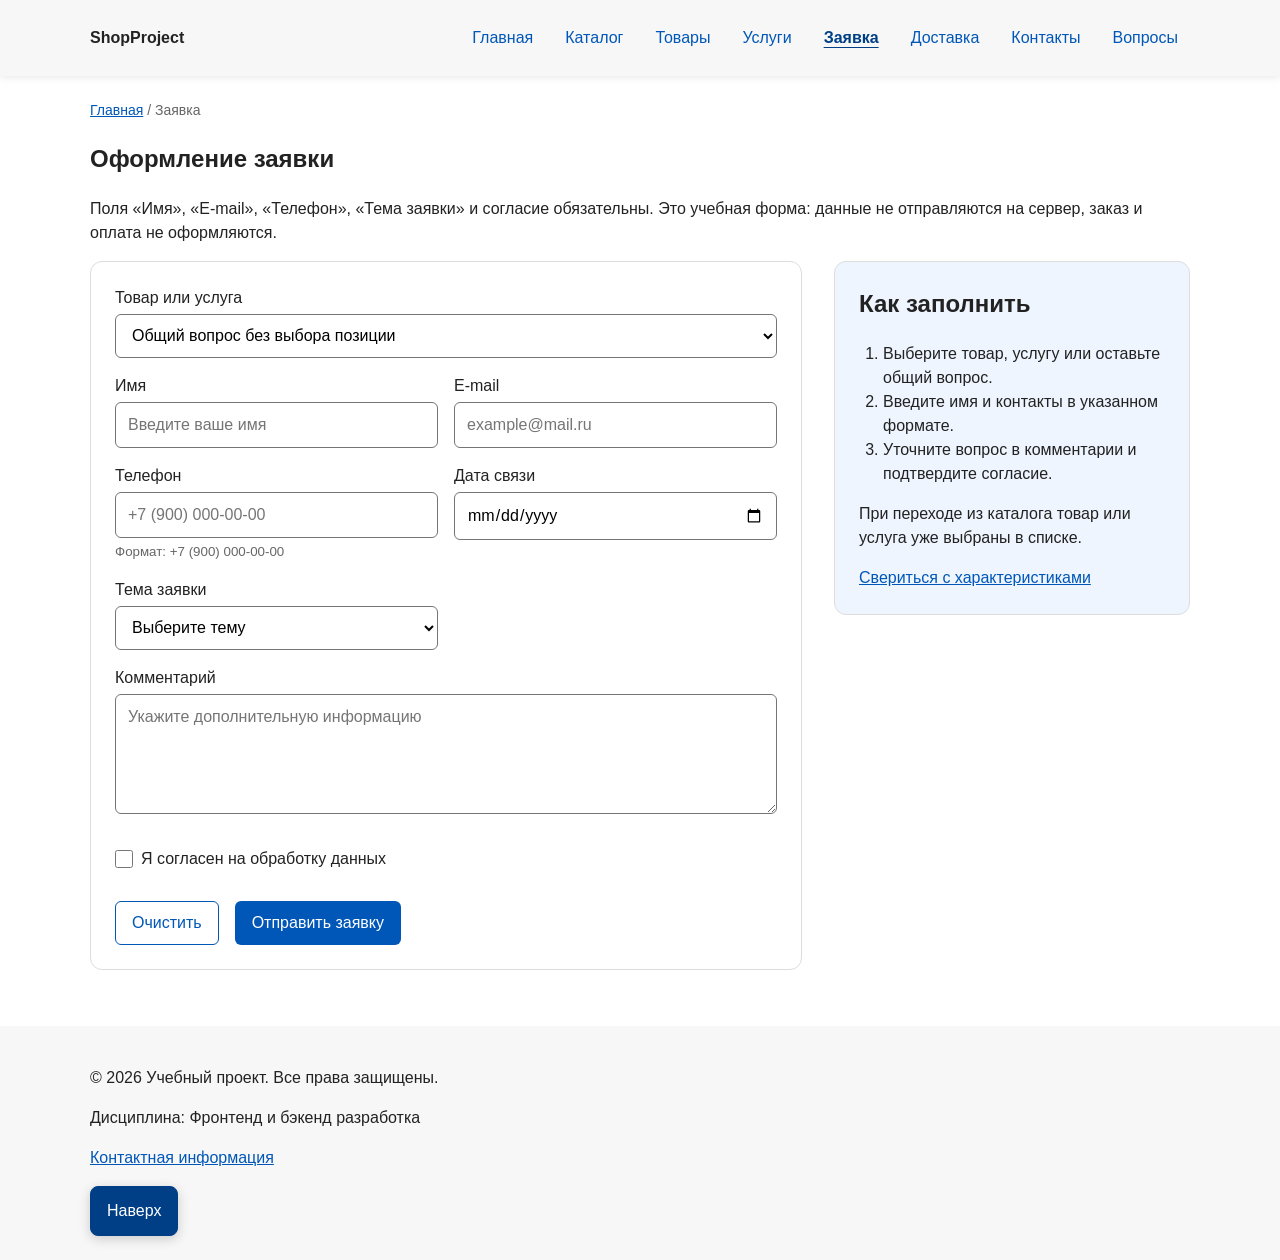
<file: order.html>
<!DOCTYPE html>
<html lang="ru">
<head>
  <meta charset="UTF-8">
  <meta name="viewport" content="width=device-width, initial-scale=1.0">
  <meta name="description" content="Учебная форма заявки ShopProject: выбранный товар или услуга, контактные данные, тема обращения и комментарий.">
  <title>Оформление заявки — ShopProject</title>
  <meta property="og:type" content="website">
  <meta property="og:locale" content="ru_RU">
  <meta property="og:site_name" content="ShopProject">
  <meta property="og:title" content="Оформление заявки — ShopProject">
  <meta property="og:description" content="Учебная форма заявки ShopProject: выбранный товар или услуга, контактные данные, тема обращения и комментарий.">
  <meta property="og:image:width" content="1200">
  <meta property="og:image:height" content="630">
  <meta property="og:image:alt" content="ShopProject — учебный интернет-магазин">
  <link rel="stylesheet" href="css/style.css">
  <link rel="stylesheet" href="css/responsive.css">
  <script src="js/data.js" defer></script>
  <script src="js/main.js" defer></script>
</head>
<body class="page" id="top">
  <a class="skip-link" href="#main-content">К содержимому</a>
  <header class="site-header">
    <div class="site-header__inner">
      <a class="site-header__logo" href="index.html">ShopProject</a>
      <button class="button button--secondary site-nav-toggle" type="button" aria-controls="site-nav" aria-expanded="false" hidden>Меню</button>
      <nav class="site-nav" id="site-nav" aria-label="Основная навигация">
        <ul class="site-nav__list">
          <li class="site-nav__item"><a class="site-nav__link" href="index.html">Главная</a></li>
          <li class="site-nav__item"><a class="site-nav__link" href="catalog.html">Каталог</a></li>
          <li class="site-nav__item"><a class="site-nav__link" href="product.html">Товары</a></li>
          <li class="site-nav__item"><a class="site-nav__link" href="services.html">Услуги</a></li>
          <li class="site-nav__item"><a class="site-nav__link site-nav__link--active" href="order.html" aria-current="page">Заявка</a></li>
          <li class="site-nav__item"><a class="site-nav__link" href="delivery.html">Доставка</a></li>
          <li class="site-nav__item"><a class="site-nav__link" href="contacts.html">Контакты</a></li>
          <li class="site-nav__item"><a class="site-nav__link" href="index.html#faq">Вопросы</a></li>
        </ul>
      </nav>
    </div>
  </header>
  <main class="page__main" id="main-content" tabindex="-1">
    <nav class="breadcrumbs" aria-label="Хлебные крошки">
      <a class="breadcrumbs__link" href="index.html">Главная</a>
      <span class="breadcrumbs__current" aria-current="page">Заявка</span>
    </nav>
    <section class="section">
      <h1 class="section__heading">Оформление заявки</h1>
      <p id="order-note">Поля «Имя», «E-mail», «Телефон», «Тема заявки» и согласие обязательны.
        Это учебная форма: данные не отправляются на сервер, заказ и оплата не оформляются.</p>
      <p class="success-message" id="success-message" role="status" tabindex="-1" hidden></p>
      <div class="order-layout">
  <form class="order-form order-form--page" id="order-form" action="#" method="post" aria-describedby="order-note" novalidate>
    <div class="order-form__field order-form__field--wide">
      <label class="order-form__label" for="selected-product">Товар или услуга</label>
      <select class="order-form__select" id="selected-product" name="selected-product">
        <option value="">Общий вопрос без выбора позиции</option>
          <option value="lamp">Лампа «Линия» — 1000 руб.</option>
          <option value="organizer">Органайзер «Порядок» — 1500 руб.</option>
          <option value="stand">Подставка «Опора» — 2000 руб.</option>
          <option value="mat">Коврик «Контур» — 900 руб.</option>
          <option value="selection">Подбор рабочего места — 700 руб.</option>
          <option value="setup">Организация стола — 1200 руб.</option>
      </select>
    </div>

    <div class="order-form__field">
      <label class="order-form__label" for="order-name">Имя</label>
      <input class="order-form__input"
        id="order-name"
        name="name"
        type="text"
        placeholder="Введите ваше имя"
        minlength="2"
        autocomplete="given-name"
        required
      >
    </div>

    <div class="order-form__field">
      <label class="order-form__label" for="order-email">E-mail</label>
      <input class="order-form__input"
        id="order-email"
        name="email"
        type="email"
        placeholder="example@mail.ru"
        autocomplete="email"
        required
      >
    </div>

    <div class="order-form__field">
      <label class="order-form__label" for="order-phone">Телефон</label>
      <input class="order-form__input"
        id="order-phone"
        aria-describedby="order-phone-hint"
        name="phone"
        autocomplete="tel"
        type="tel"
        inputmode="tel"
        placeholder="+7 (900) 000-00-00"
        pattern="^\+7 \(\d{3}\) \d{3}-\d{2}-\d{2}$"
        required
      >
      <small class="order-form__hint" id="order-phone-hint">Формат: +7 (900) 000-00-00</small>
    </div>

    <div class="order-form__field">
      <label class="order-form__label" for="order-date">Дата связи</label>
      <input class="order-form__input"
        id="order-date"
        name="date"
        type="date"
      >
    </div>

    <div class="order-form__field">
      <label class="order-form__label" for="order-topic">Тема заявки</label>
      <select class="order-form__select" id="order-topic" name="topic" required>
        <option value="">Выберите тему</option>
        <option value="product">Заявка на товар или услугу</option>
        <option value="consultation">Консультация</option>
        <option value="delivery">Доставка</option>
      </select>
    </div>

    <div class="order-form__field order-form__field--wide">
      <label class="order-form__label" for="order-comment">Комментарий</label>
      <textarea class="order-form__textarea"
        id="order-comment"
        name="comment"
        rows="4"
        placeholder="Укажите дополнительную информацию"
      ></textarea>
    </div>

    <div class="order-form__field order-form__field--wide">
      <label class="order-form__label order-form__consent" for="order-agreement">
        <input class="order-form__input order-form__input--checkbox"
          id="order-agreement"
          name="agreement"
          type="checkbox"
          required
        >
        Я согласен на обработку данных
      </label>
    </div>

    <div class="order-form__actions">
      <button class="button button--secondary" type="reset">Очистить</button>
      <button class="button button--primary" type="submit">Отправить заявку</button>
    </div>
  </form>
        <aside class="order-help" aria-labelledby="order-help-title">
          <h2 class="order-help__title" id="order-help-title">Как заполнить</h2>
          <ol class="order-help__steps">
            <li>Выберите товар, услугу или оставьте общий вопрос.</li>
            <li>Введите имя и контакты в указанном формате.</li>
            <li>Уточните вопрос в комментарии и подтвердите согласие.</li>
          </ol>
          <p>При переходе из каталога товар или услуга уже выбраны в списке.</p>
          <a href="product.html">Свериться с характеристиками</a>
        </aside>
      </div>
    </section>
  </main>
  <footer class="site-footer">
    <div class="site-footer__inner">
      <p>&copy; 2026 Учебный проект. Все права защищены.</p>
      <p>Дисциплина: Фронтенд и бэкенд разработка</p>
      <p><a href="contacts.html">Контактная информация</a></p>
      <a class="back-to-top" href="#top">Наверх</a>
    </div>
  </footer>

</body>
</html>
</file>
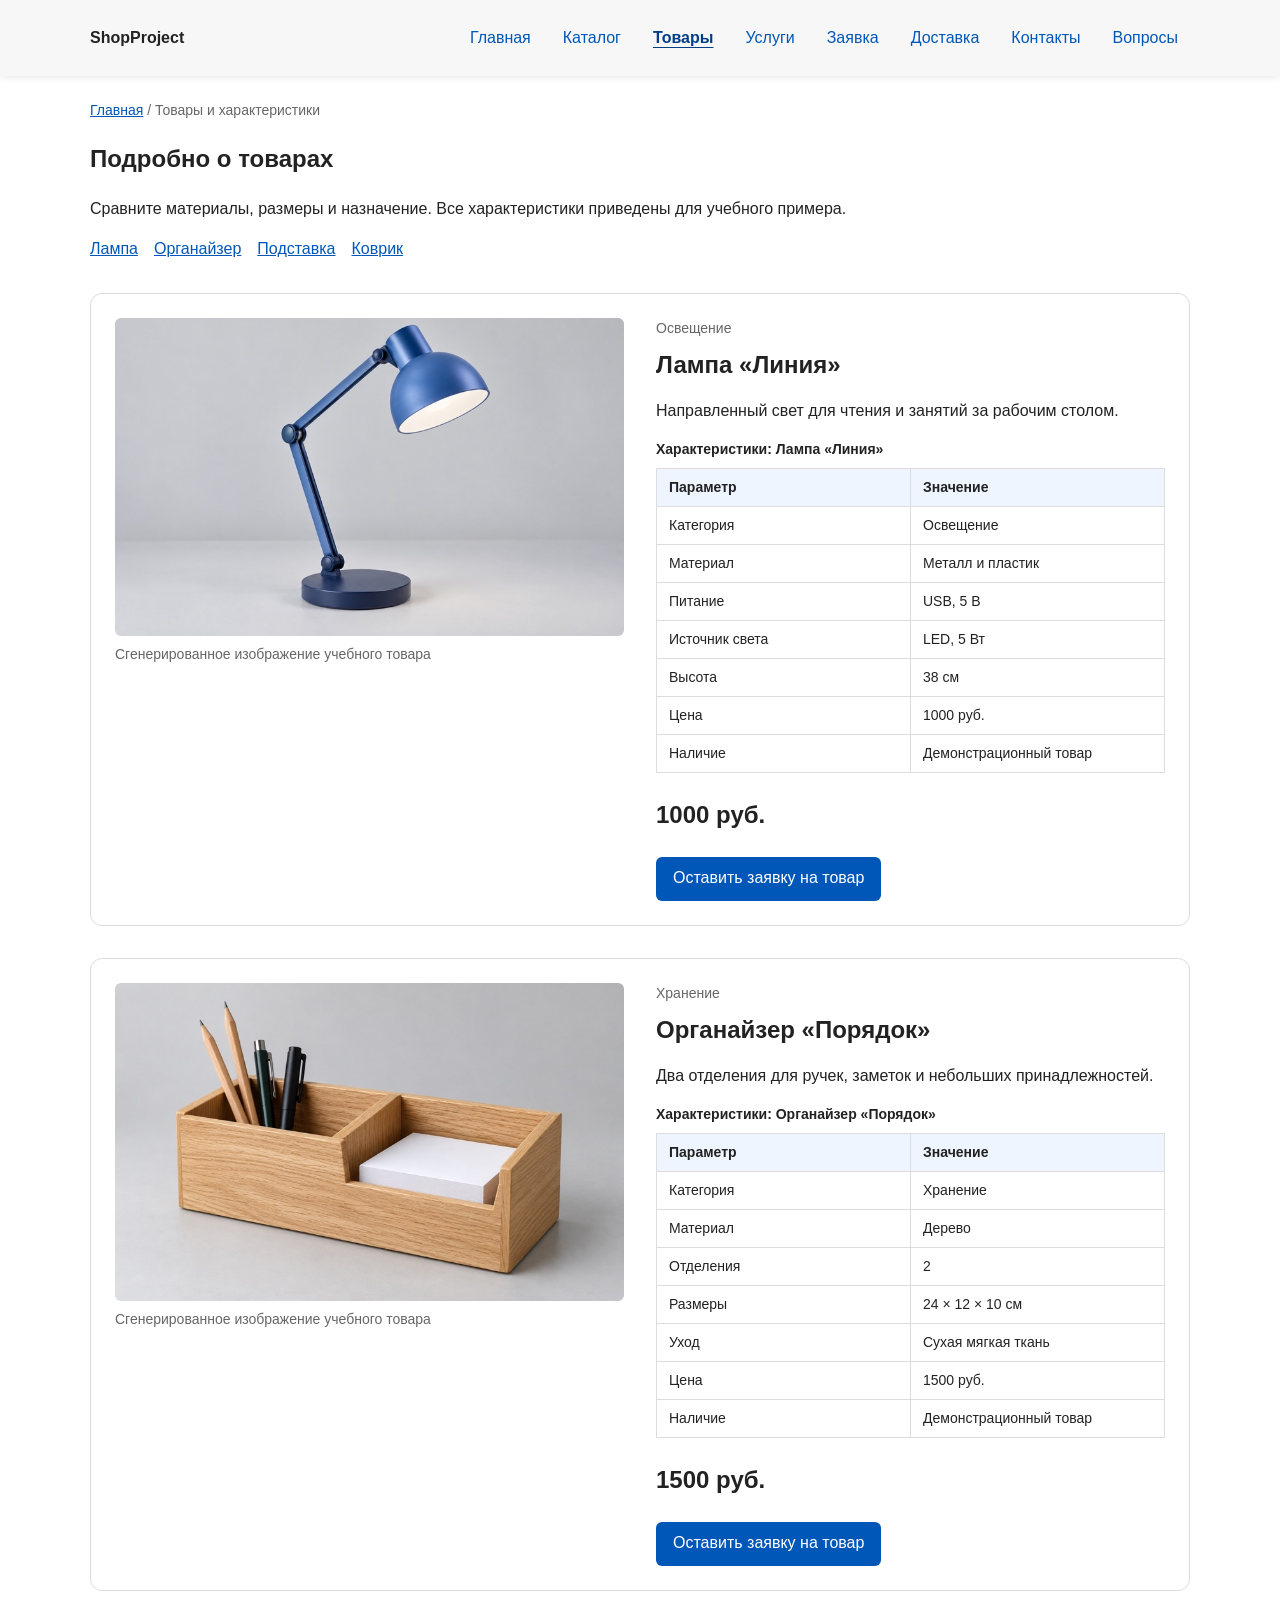
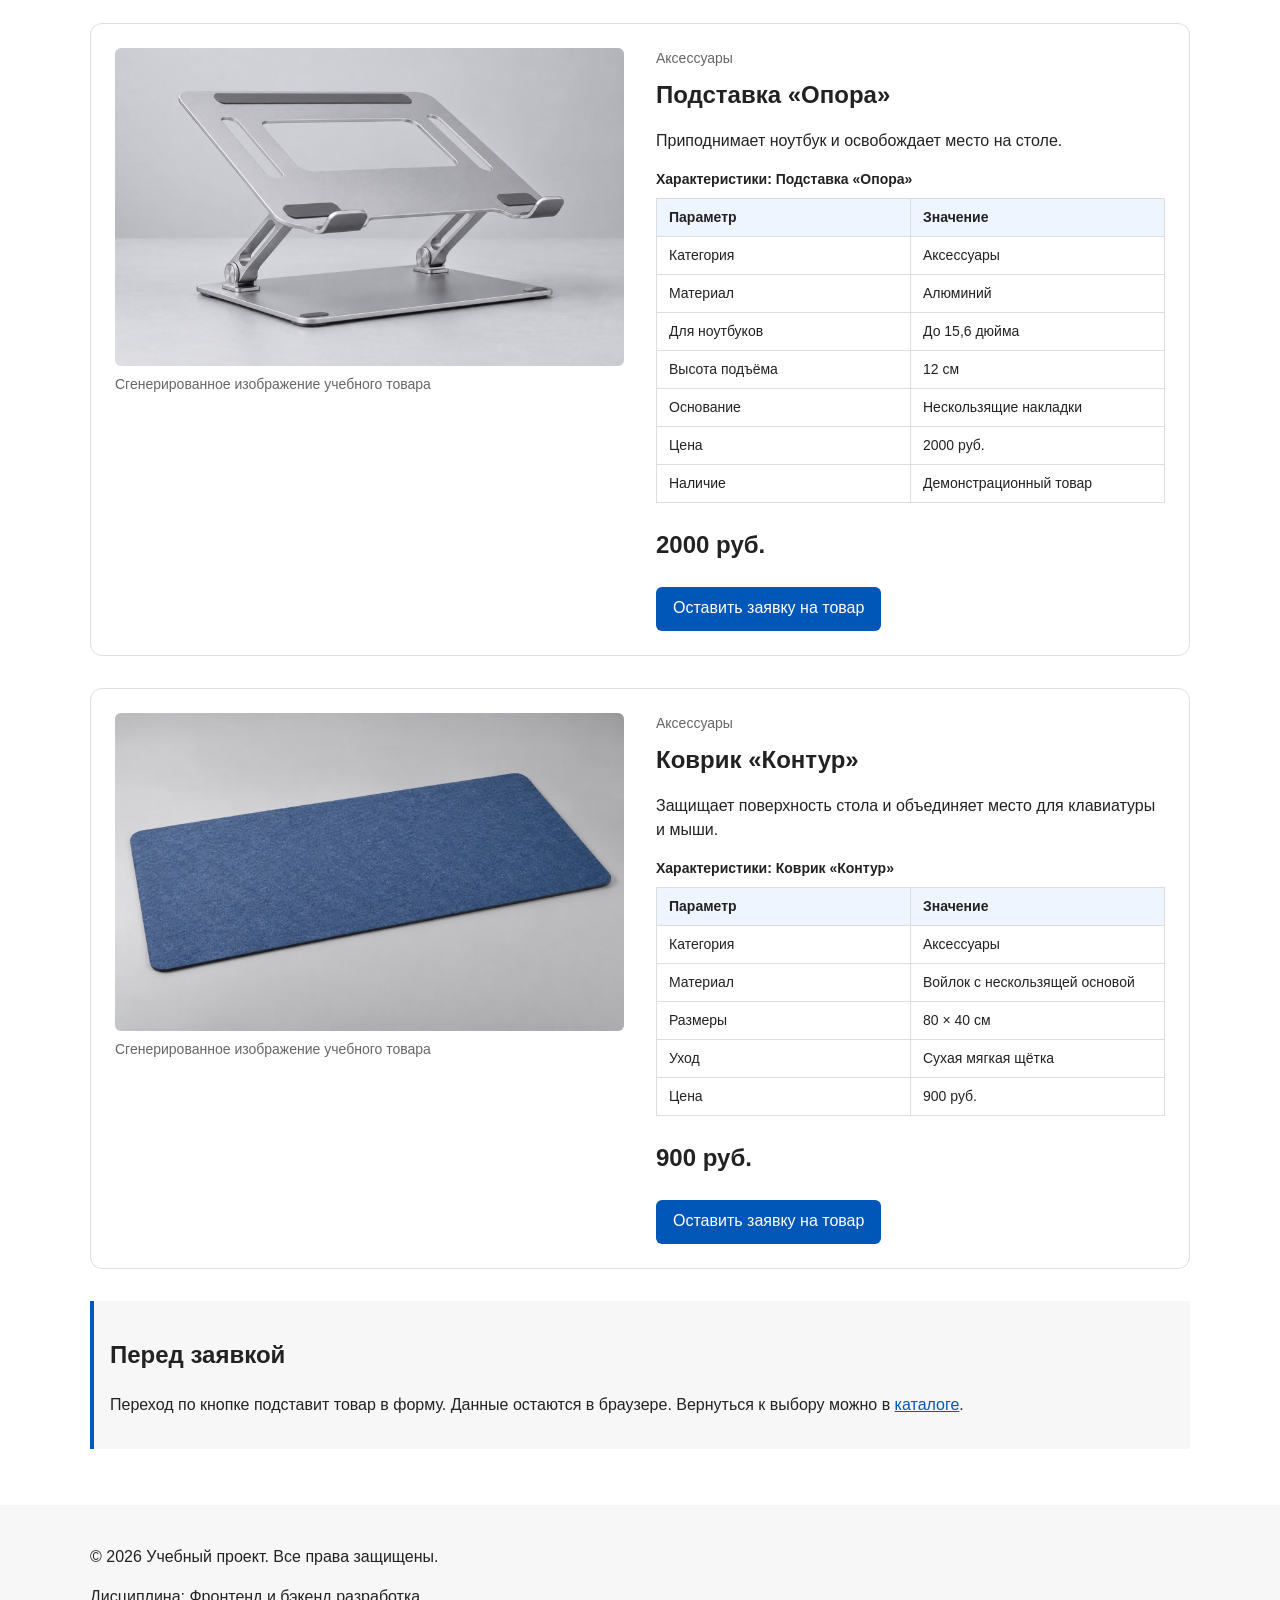
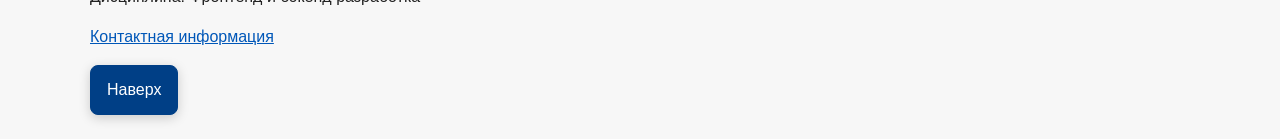
<file: product.html>
<!DOCTYPE html>
<html lang="ru">
<head>
  <meta charset="UTF-8">
  <meta name="viewport" content="width=device-width, initial-scale=1.0">
  <meta name="description" content="Изображения и характеристики лампы «Линия», органайзера «Порядок», подставки «Опора» и коврика «Контур».">
  <title>Товары и характеристики — ShopProject</title>
  <meta property="og:type" content="website">
  <meta property="og:locale" content="ru_RU">
  <meta property="og:site_name" content="ShopProject">
  <meta property="og:title" content="Товары и характеристики — ShopProject">
  <meta property="og:description" content="Изображения и характеристики лампы «Линия», органайзера «Порядок», подставки «Опора» и коврика «Контур».">
  <meta property="og:image:width" content="1200">
  <meta property="og:image:height" content="630">
  <meta property="og:image:alt" content="ShopProject — учебный интернет-магазин">
  <link rel="stylesheet" href="css/style.css">
  <link rel="stylesheet" href="css/responsive.css">
  <script src="js/data.js" defer></script>
  <script src="js/main.js" defer></script>
</head>
<body class="page" id="top">
  <a class="skip-link" href="#main-content">К содержимому</a>
  <header class="site-header">
    <div class="site-header__inner">
      <a class="site-header__logo" href="index.html">ShopProject</a>
      <button class="button button--secondary site-nav-toggle" type="button" aria-controls="site-nav" aria-expanded="false" hidden>Меню</button>
      <nav class="site-nav" id="site-nav" aria-label="Основная навигация">
        <ul class="site-nav__list">
          <li class="site-nav__item"><a class="site-nav__link" href="index.html">Главная</a></li>
          <li class="site-nav__item"><a class="site-nav__link" href="catalog.html">Каталог</a></li>
          <li class="site-nav__item"><a class="site-nav__link site-nav__link--active" href="product.html" aria-current="page">Товары</a></li>
          <li class="site-nav__item"><a class="site-nav__link" href="services.html">Услуги</a></li>
          <li class="site-nav__item"><a class="site-nav__link" href="order.html">Заявка</a></li>
          <li class="site-nav__item"><a class="site-nav__link" href="delivery.html">Доставка</a></li>
          <li class="site-nav__item"><a class="site-nav__link" href="contacts.html">Контакты</a></li>
          <li class="site-nav__item"><a class="site-nav__link" href="index.html#faq">Вопросы</a></li>
        </ul>
      </nav>
    </div>
  </header>
  <main class="page__main" id="main-content" tabindex="-1">
    <nav class="breadcrumbs" aria-label="Хлебные крошки">
      <a class="breadcrumbs__link" href="index.html">Главная</a>
      <span class="breadcrumbs__current" aria-current="page">Товары и характеристики</span>
    </nav>
    <section class="section">
      <h1 class="section__heading">Подробно о товарах</h1>
      <p>Сравните материалы, размеры и назначение. Все характеристики приведены для учебного примера.</p>
      <nav class="product-links" aria-label="Выбор товара">
        <a class="product-links__link" href="#lamp">Лампа</a>
        <a class="product-links__link" href="#organizer">Органайзер</a>
        <a class="product-links__link" href="#stand">Подставка</a>
        <a class="product-links__link" href="#mat">Коврик</a>
      </nav>
    </section>
    <article class="product-detail" id="lamp" aria-labelledby="lamp-title">
      <figure class="product-detail__figure">
        <img class="product-detail__image" src="images/lamp.jpg" srcset="images/lamp-400.jpg 400w, images/lamp-800.jpg 800w, images/lamp.jpg 1280w" sizes="(min-width: 1148px) 509px, (min-width: 1024px) calc(50vw - 65px), (min-width: 768px) calc(100vw - 98px), calc(100vw - 66px)" alt="Синяя настольная лампа с шарнирной стойкой и круглым тёмным основанием" width="640" height="400" fetchpriority="high" decoding="async">
        <figcaption class="product-detail__caption">Сгенерированное изображение учебного товара</figcaption>
      </figure>
      <div class="product-detail__content">
        <p class="product-detail__category">Освещение</p>
        <h2 class="product-detail__title" id="lamp-title">Лампа «Линия»</h2>
        <p>Направленный свет для чтения и занятий за рабочим столом.</p>
        <div class="table-wrapper">
        <table class="product-table">
            <caption class="product-table__caption">Характеристики: Лампа «Линия»</caption>
            <thead class="product-table__head"><tr><th class="product-table__cell" scope="col">Параметр</th><th class="product-table__cell" scope="col">Значение</th></tr></thead>
            <tbody>
                  <tr><th class="product-table__cell product-table__cell--label" scope="row">Категория</th><td class="product-table__cell">Освещение</td></tr>
                  <tr><th class="product-table__cell product-table__cell--label" scope="row">Материал</th><td class="product-table__cell">Металл и пластик</td></tr>
                  <tr><th class="product-table__cell product-table__cell--label" scope="row">Питание</th><td class="product-table__cell">USB, 5 В</td></tr>
                  <tr><th class="product-table__cell product-table__cell--label" scope="row">Источник света</th><td class="product-table__cell">LED, 5 Вт</td></tr>
                  <tr><th class="product-table__cell product-table__cell--label" scope="row">Высота</th><td class="product-table__cell">38 см</td></tr>
                  <tr><th class="product-table__cell product-table__cell--label" scope="row">Цена</th><td class="product-table__cell">1000 руб.</td></tr>
                  <tr><th class="product-table__cell product-table__cell--label" scope="row">Наличие</th><td class="product-table__cell">Демонстрационный товар</td></tr>
            </tbody>
          </table>
        </div>
        <p class="product-detail__price">1000 руб.</p>
        <a class="button button--primary" href="order.html?product=lamp">Оставить заявку на товар</a>
      </div>
    </article>

    <article class="product-detail" id="organizer" aria-labelledby="organizer-title">
      <figure class="product-detail__figure">
        <img class="product-detail__image" src="images/organizer.jpg" srcset="images/organizer-400.jpg 400w, images/organizer-800.jpg 800w, images/organizer.jpg 1280w" sizes="(min-width: 1148px) 509px, (min-width: 1024px) calc(50vw - 65px), (min-width: 768px) calc(100vw - 98px), calc(100vw - 66px)" alt="Деревянный органайзер с двумя отделениями для карандашей, ручек и бумаги" width="640" height="400" loading="lazy" decoding="async">
        <figcaption class="product-detail__caption">Сгенерированное изображение учебного товара</figcaption>
      </figure>
      <div class="product-detail__content">
        <p class="product-detail__category">Хранение</p>
        <h2 class="product-detail__title" id="organizer-title">Органайзер «Порядок»</h2>
        <p>Два отделения для ручек, заметок и небольших принадлежностей.</p>
        <div class="table-wrapper">
        <table class="product-table">
            <caption class="product-table__caption">Характеристики: Органайзер «Порядок»</caption>
            <thead class="product-table__head"><tr><th class="product-table__cell" scope="col">Параметр</th><th class="product-table__cell" scope="col">Значение</th></tr></thead>
            <tbody>
                  <tr><th class="product-table__cell product-table__cell--label" scope="row">Категория</th><td class="product-table__cell">Хранение</td></tr>
                  <tr><th class="product-table__cell product-table__cell--label" scope="row">Материал</th><td class="product-table__cell">Дерево</td></tr>
                  <tr><th class="product-table__cell product-table__cell--label" scope="row">Отделения</th><td class="product-table__cell">2</td></tr>
                  <tr><th class="product-table__cell product-table__cell--label" scope="row">Размеры</th><td class="product-table__cell">24 × 12 × 10 см</td></tr>
                  <tr><th class="product-table__cell product-table__cell--label" scope="row">Уход</th><td class="product-table__cell">Сухая мягкая ткань</td></tr>
                  <tr><th class="product-table__cell product-table__cell--label" scope="row">Цена</th><td class="product-table__cell">1500 руб.</td></tr>
                  <tr><th class="product-table__cell product-table__cell--label" scope="row">Наличие</th><td class="product-table__cell">Демонстрационный товар</td></tr>
            </tbody>
          </table>
        </div>
        <p class="product-detail__price">1500 руб.</p>
        <a class="button button--primary" href="order.html?product=organizer">Оставить заявку на товар</a>
      </div>
    </article>

    <article class="product-detail" id="stand" aria-labelledby="stand-title">
      <figure class="product-detail__figure">
        <img class="product-detail__image" src="images/stand.jpg" srcset="images/stand-400.jpg 400w, images/stand-800.jpg 800w, images/stand.jpg 1280w" sizes="(min-width: 1148px) 509px, (min-width: 1024px) calc(50vw - 65px), (min-width: 768px) calc(100vw - 98px), calc(100vw - 66px)" alt="Серебристая алюминиевая подставка для ноутбука с нескользящими накладками" width="640" height="400" loading="lazy" decoding="async">
        <figcaption class="product-detail__caption">Сгенерированное изображение учебного товара</figcaption>
      </figure>
      <div class="product-detail__content">
        <p class="product-detail__category">Аксессуары</p>
        <h2 class="product-detail__title" id="stand-title">Подставка «Опора»</h2>
        <p>Приподнимает ноутбук и освобождает место на столе.</p>
        <div class="table-wrapper">
        <table class="product-table">
            <caption class="product-table__caption">Характеристики: Подставка «Опора»</caption>
            <thead class="product-table__head"><tr><th class="product-table__cell" scope="col">Параметр</th><th class="product-table__cell" scope="col">Значение</th></tr></thead>
            <tbody>
                  <tr><th class="product-table__cell product-table__cell--label" scope="row">Категория</th><td class="product-table__cell">Аксессуары</td></tr>
                  <tr><th class="product-table__cell product-table__cell--label" scope="row">Материал</th><td class="product-table__cell">Алюминий</td></tr>
                  <tr><th class="product-table__cell product-table__cell--label" scope="row">Для ноутбуков</th><td class="product-table__cell">До 15,6 дюйма</td></tr>
                  <tr><th class="product-table__cell product-table__cell--label" scope="row">Высота подъёма</th><td class="product-table__cell">12 см</td></tr>
                  <tr><th class="product-table__cell product-table__cell--label" scope="row">Основание</th><td class="product-table__cell">Нескользящие накладки</td></tr>
                  <tr><th class="product-table__cell product-table__cell--label" scope="row">Цена</th><td class="product-table__cell">2000 руб.</td></tr>
                  <tr><th class="product-table__cell product-table__cell--label" scope="row">Наличие</th><td class="product-table__cell">Демонстрационный товар</td></tr>
            </tbody>
          </table>
        </div>
        <p class="product-detail__price">2000 руб.</p>
        <a class="button button--primary" href="order.html?product=stand">Оставить заявку на товар</a>
      </div>
    </article>
    <article class="product-detail" id="mat" aria-labelledby="mat-title">
      <figure class="product-detail__figure">
        <img class="product-detail__image" src="images/mat.jpg" srcset="images/mat-400.jpg 400w, images/mat-800.jpg 800w, images/mat.jpg 1280w" sizes="(min-width: 1148px) 509px, (min-width: 1024px) calc(50vw - 65px), (min-width: 768px) calc(100vw - 98px), calc(100vw - 66px)" alt="Синий войлочный коврик с закруглёнными углами и тёмной нескользящей основой" width="640" height="400" loading="lazy" decoding="async">
        <figcaption class="product-detail__caption">Сгенерированное изображение учебного товара</figcaption>
      </figure>
      <div class="product-detail__content">
        <p class="product-detail__category">Аксессуары</p>
        <h2 class="product-detail__title" id="mat-title">Коврик «Контур»</h2>
        <p>Защищает поверхность стола и объединяет место для клавиатуры и мыши.</p>
        <div class="table-wrapper">
        <table class="product-table">
            <caption class="product-table__caption">Характеристики: Коврик «Контур»</caption>
            <thead class="product-table__head"><tr><th class="product-table__cell" scope="col">Параметр</th><th class="product-table__cell" scope="col">Значение</th></tr></thead>
            <tbody>
              <tr><th class="product-table__cell product-table__cell--label" scope="row">Категория</th><td class="product-table__cell">Аксессуары</td></tr>
              <tr><th class="product-table__cell product-table__cell--label" scope="row">Материал</th><td class="product-table__cell">Войлок с нескользящей основой</td></tr>
              <tr><th class="product-table__cell product-table__cell--label" scope="row">Размеры</th><td class="product-table__cell">80 × 40 см</td></tr>
              <tr><th class="product-table__cell product-table__cell--label" scope="row">Уход</th><td class="product-table__cell">Сухая мягкая щётка</td></tr>
              <tr><th class="product-table__cell product-table__cell--label" scope="row">Цена</th><td class="product-table__cell">900 руб.</td></tr>
            </tbody>
          </table>
        </div>
        <p class="product-detail__price">900 руб.</p>
        <a class="button button--primary" href="order.html?product=mat">Оставить заявку на товар</a>
      </div>
    </article>
    <aside class="aside-info">
      <h2 class="aside-info__title">Перед заявкой</h2>
      <p>Переход по кнопке подставит товар в форму. Данные остаются в браузере.
        Вернуться к выбору можно в <a href="catalog.html">каталоге</a>.</p>
    </aside>
  </main>
  <footer class="site-footer">
    <div class="site-footer__inner">
      <p>&copy; 2026 Учебный проект. Все права защищены.</p>
      <p>Дисциплина: Фронтенд и бэкенд разработка</p>
      <p><a href="contacts.html">Контактная информация</a></p>
      <a class="back-to-top" href="#top">Наверх</a>
    </div>
  </footer>

</body>
</html>
</file>
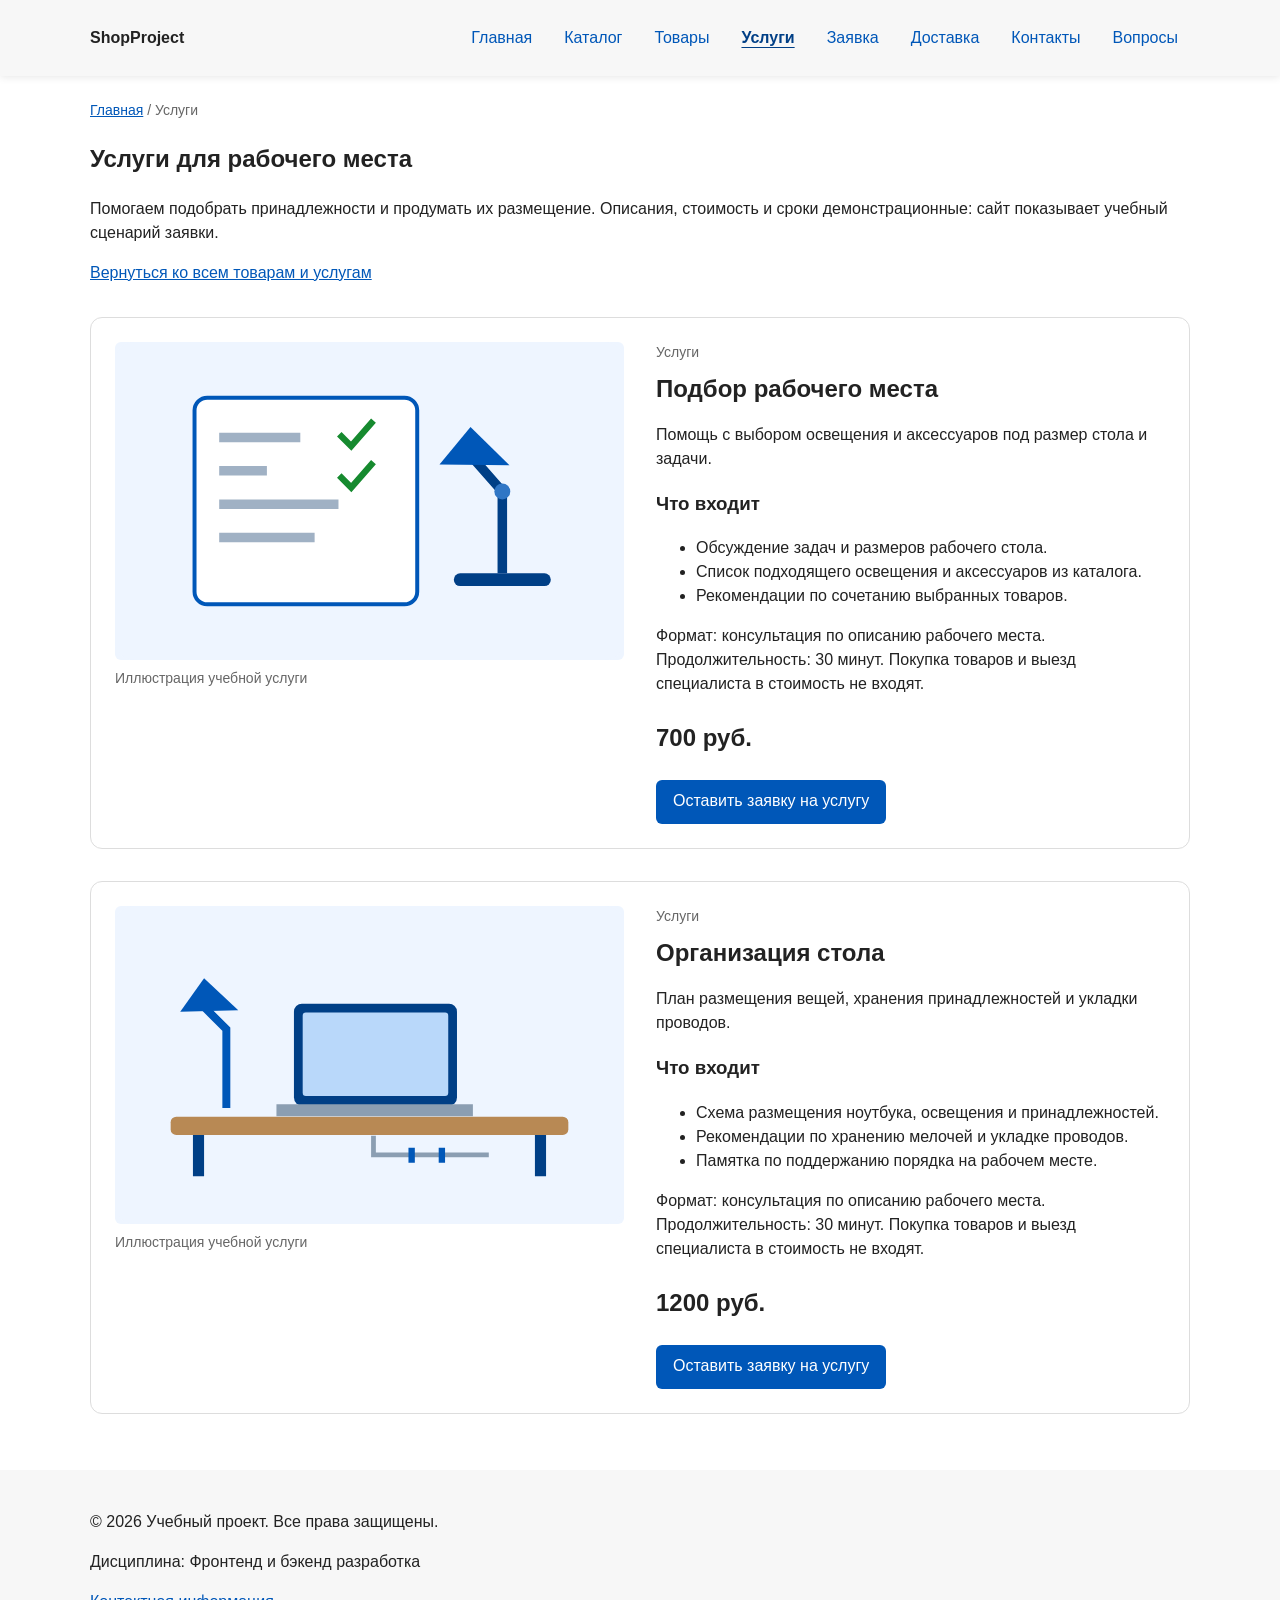
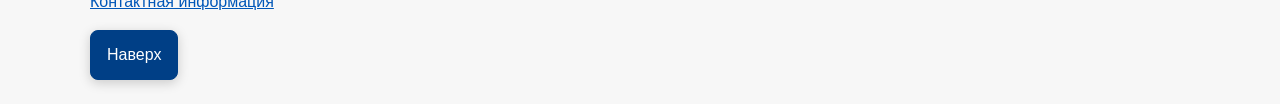
<file: services.html>
<!DOCTYPE html>
<html lang="ru">
<head>
  <meta charset="UTF-8">
  <meta name="viewport" content="width=device-width, initial-scale=1.0">
  <meta name="description" content="Подбор принадлежностей и организация рабочего стола: состав услуг, формат консультации и стоимость.">
  <title>Услуги — ShopProject</title>
  <meta property="og:type" content="website">
  <meta property="og:locale" content="ru_RU">
  <meta property="og:site_name" content="ShopProject">
  <meta property="og:title" content="Услуги — ShopProject">
  <meta property="og:description" content="Подбор принадлежностей и организация рабочего стола: состав услуг, формат консультации и стоимость.">
  <meta property="og:image:width" content="1200">
  <meta property="og:image:height" content="630">
  <meta property="og:image:alt" content="ShopProject — учебный интернет-магазин">
  <link rel="stylesheet" href="css/style.css">
  <link rel="stylesheet" href="css/responsive.css">
  <script src="js/data.js" defer></script>
  <script src="js/main.js" defer></script>
</head>
<body class="page" id="top">
  <a class="skip-link" href="#main-content">К содержимому</a>
  <header class="site-header">
    <div class="site-header__inner">
      <a class="site-header__logo" href="index.html">ShopProject</a>
      <button class="button button--secondary site-nav-toggle" type="button" aria-controls="site-nav" aria-expanded="false" hidden>Меню</button>
      <nav class="site-nav" id="site-nav" aria-label="Основная навигация">
        <ul class="site-nav__list">
          <li class="site-nav__item"><a class="site-nav__link" href="index.html">Главная</a></li>
          <li class="site-nav__item"><a class="site-nav__link" href="catalog.html">Каталог</a></li>
          <li class="site-nav__item"><a class="site-nav__link" href="product.html">Товары</a></li>
          <li class="site-nav__item"><a class="site-nav__link site-nav__link--active" href="services.html" aria-current="page">Услуги</a></li>
          <li class="site-nav__item"><a class="site-nav__link" href="order.html">Заявка</a></li>
          <li class="site-nav__item"><a class="site-nav__link" href="delivery.html">Доставка</a></li>
          <li class="site-nav__item"><a class="site-nav__link" href="contacts.html">Контакты</a></li>
          <li class="site-nav__item"><a class="site-nav__link" href="index.html#faq">Вопросы</a></li>
        </ul>
      </nav>
    </div>
  </header>
  <main class="page__main" id="main-content" tabindex="-1">
    <nav class="breadcrumbs" aria-label="Хлебные крошки">
      <a class="breadcrumbs__link" href="index.html">Главная</a>
      <span class="breadcrumbs__current" aria-current="page">Услуги</span>
    </nav>
    <section class="section">
      <h1 class="section__heading">Услуги для рабочего места</h1>
      <p>Помогаем подобрать принадлежности и продумать их размещение. Описания, стоимость и сроки демонстрационные: сайт показывает учебный сценарий заявки.</p>
      <p><a href="catalog.html">Вернуться ко всем товарам и услугам</a></p>
    </section>
    <article class="product-detail" id="selection" aria-labelledby="selection-title">
      <figure class="product-detail__figure">
        <img class="product-detail__image" src="images/selection.svg" alt="План рабочего места с лампой и списком подобранных принадлежностей" width="640" height="400" loading="lazy" decoding="async">
        <figcaption class="product-detail__caption">Иллюстрация учебной услуги</figcaption>
      </figure>
      <div class="product-detail__content">
        <p class="product-detail__category">Услуги</p>
        <h2 class="product-detail__title" id="selection-title">Подбор рабочего места</h2>
        <p>Помощь с выбором освещения и аксессуаров под размер стола и задачи.</p>
        <h3>Что входит</h3>
        <ul>
          <li>Обсуждение задач и размеров рабочего стола.</li>
          <li>Список подходящего освещения и аксессуаров из каталога.</li>
          <li>Рекомендации по сочетанию выбранных товаров.</li>
        </ul>
        <p>Формат: консультация по описанию рабочего места. Продолжительность: 30 минут. Покупка товаров и выезд специалиста в стоимость не входят.</p>
        <p class="product-detail__price">700 руб.</p>
        <a class="button button--primary" href="order.html?product=selection">Оставить заявку на услугу</a>
      </div>
    </article>
    <article class="product-detail" id="setup" aria-labelledby="setup-title">
      <figure class="product-detail__figure">
        <img class="product-detail__image" src="images/setup.svg" alt="Рабочий стол с ноутбуком, лампой и аккуратно уложенными проводами" width="640" height="400" loading="lazy" decoding="async">
        <figcaption class="product-detail__caption">Иллюстрация учебной услуги</figcaption>
      </figure>
      <div class="product-detail__content">
        <p class="product-detail__category">Услуги</p>
        <h2 class="product-detail__title" id="setup-title">Организация стола</h2>
        <p>План размещения вещей, хранения принадлежностей и укладки проводов.</p>
        <h3>Что входит</h3>
        <ul>
          <li>Схема размещения ноутбука, освещения и принадлежностей.</li>
          <li>Рекомендации по хранению мелочей и укладке проводов.</li>
          <li>Памятка по поддержанию порядка на рабочем месте.</li>
        </ul>
        <p>Формат: консультация по описанию рабочего места. Продолжительность: 30 минут. Покупка товаров и выезд специалиста в стоимость не входят.</p>
        <p class="product-detail__price">1200 руб.</p>
        <a class="button button--primary" href="order.html?product=setup">Оставить заявку на услугу</a>
      </div>
    </article>
  </main>
  <footer class="site-footer">
    <div class="site-footer__inner">
      <p>&copy; 2026 Учебный проект. Все права защищены.</p>
      <p>Дисциплина: Фронтенд и бэкенд разработка</p>
      <p><a href="contacts.html">Контактная информация</a></p>
      <a class="back-to-top" href="#top">Наверх</a>
    </div>
  </footer>

</body>
</html>
</file>
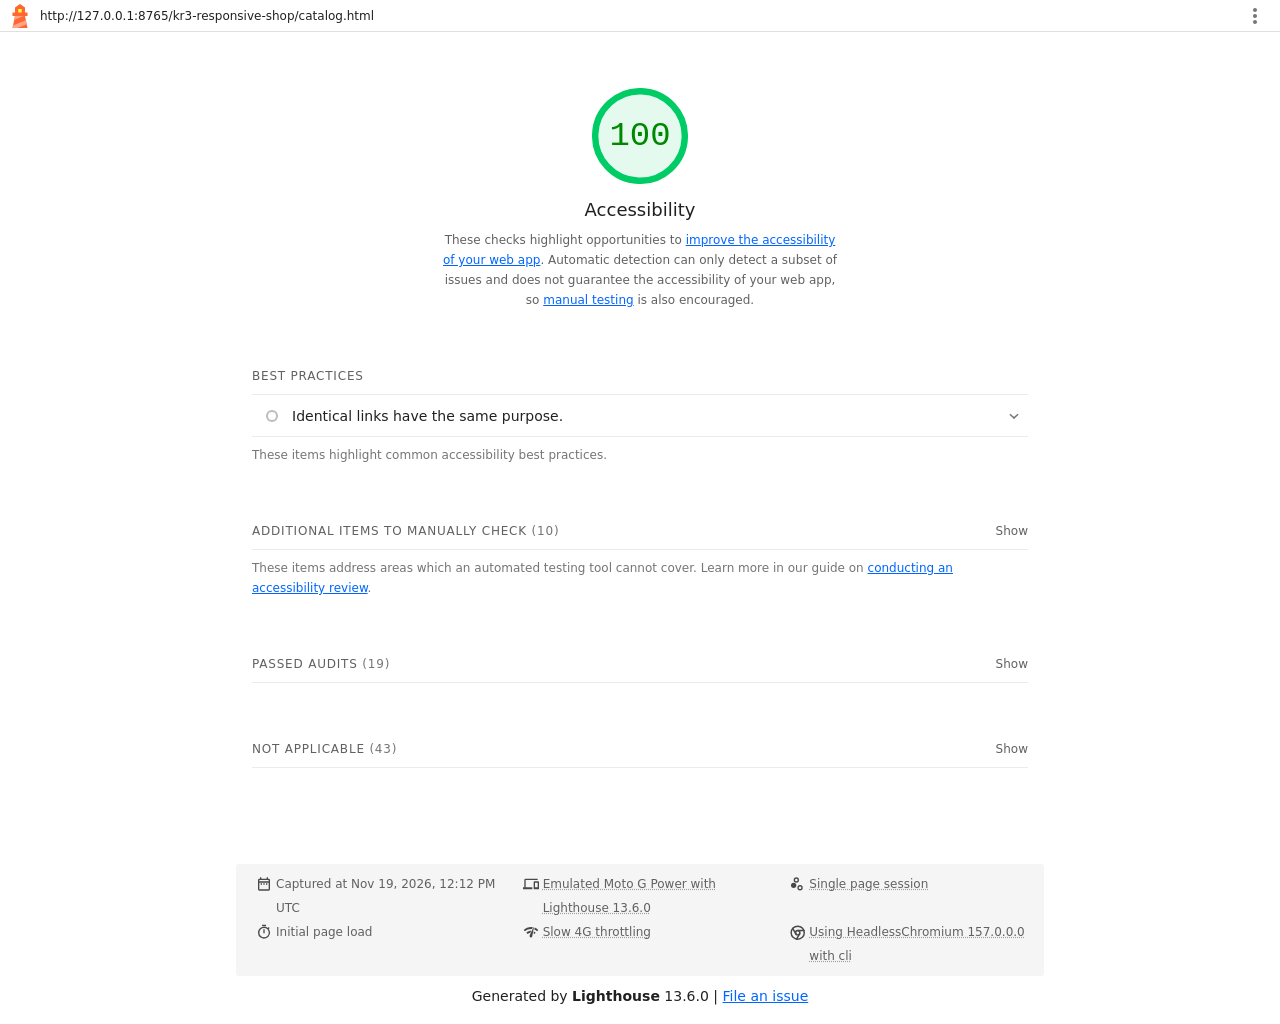
<file: lighthouse/catalog.report.html>
<!--
@license
Copyright 2018 Google LLC
SPDX-License-Identifier: Apache-2.0
-->
<!doctype html>
<html lang="en">
<head>
  <meta charset="utf-8">
  <meta name="viewport" content="width=device-width, initial-scale=1, minimum-scale=1">
  <link rel="icon" href='data:image/svg+xml;utf8,<svg fill="none" xmlns="http://www.w3.org/2000/svg" viewBox="0 0 48 48"><path d="m14 7 10-7 10 7v10h5v7h-5l5 24H9l5-24H9v-7h5V7Z" fill="%23F63"/><path d="M31.561 24H14l-1.689 8.105L31.561 24ZM18.983 48H9l1.022-4.907L35.723 32.27l1.663 7.98L18.983 48Z" fill="%23FFA385"/><path fill="%23FF3" d="M20.5 10h7v7h-7z"/></svg>'>
  <title>Lighthouse Report</title>
  <style>body {margin: 0}</style>
</head>
<body>
  <noscript>Lighthouse report requires JavaScript. Please enable.</noscript>

  <div id="lh-log"></div>

  <script>window.__LIGHTHOUSE_JSON__ = {"lighthouseVersion":"13.6.0","requestedUrl":"http://127.0.0.1:8765/kr3-responsive-shop/catalog.html","mainDocumentUrl":"http://127.0.0.1:8765/kr3-responsive-shop/catalog.html","finalDisplayedUrl":"http://127.0.0.1:8765/kr3-responsive-shop/catalog.html","finalUrl":"http://127.0.0.1:8765/kr3-responsive-shop/catalog.html","fetchTime":"2026-11-19T12:12:27.547Z","gatherMode":"navigation","runWarnings":[],"userAgent":"Mozilla/5.0 (Macintosh; Intel Mac OS X 10_15_7) AppleWebKit/537.36 (KHTML, like Gecko) HeadlessChrome/157.0.0.0 Safari/537.36","environment":{"networkUserAgent":"Mozilla/5.0 (Linux; Android 11; moto g power (2022)) AppleWebKit/537.36 (KHTML, like Gecko) Chrome/157.0.0.0 Mobile Safari/537.36","hostUserAgent":"Mozilla/5.0 (Macintosh; Intel Mac OS X 10_15_7) AppleWebKit/537.36 (KHTML, like Gecko) HeadlessChrome/157.0.0.0 Safari/537.36","benchmarkIndex":4220,"credits":{"axe-core":"4.14.0"}},"audits":{"accesskeys":{"id":"accesskeys","title":"`[accesskey]` values are unique","description":"Access keys let users quickly focus a part of the page. For proper navigation, each access key must be unique. [Learn more about access keys](https://dequeuniversity.com/rules/axe/4.14/accesskeys).","score":null,"scoreDisplayMode":"notApplicable"},"aria-allowed-attr":{"id":"aria-allowed-attr","title":"`[aria-*]` attributes match their roles","description":"Each ARIA `role` supports a specific subset of `aria-*` attributes. Mismatching these invalidates the `aria-*` attributes. [Learn how to match ARIA attributes to their roles](https://dequeuniversity.com/rules/axe/4.14/aria-allowed-attr).","score":1,"scoreDisplayMode":"binary","details":{"type":"table","headings":[{"key":"node","valueType":"node","subItemsHeading":{"key":"relatedNode","valueType":"node"},"label":"Failing Elements"}],"items":[]}},"aria-allowed-role":{"id":"aria-allowed-role","title":"Uses ARIA roles only on compatible elements","description":"Many HTML elements can only be assigned certain ARIA roles. Using ARIA roles where they are not allowed can interfere with the accessibility of the web page. [Learn more about ARIA roles](https://dequeuniversity.com/rules/axe/4.14/aria-allowed-role).","score":null,"scoreDisplayMode":"notApplicable"},"aria-command-name":{"id":"aria-command-name","title":"`button`, `link`, and `menuitem` elements have accessible names","description":"When an element doesn't have an accessible name, screen readers announce it with a generic name, making it unusable for users who rely on screen readers. [Learn how to make command elements more accessible](https://dequeuniversity.com/rules/axe/4.14/aria-command-name).","score":null,"scoreDisplayMode":"notApplicable"},"aria-conditional-attr":{"id":"aria-conditional-attr","title":"ARIA attributes are used as specified for the element's role","description":"Some ARIA attributes are only allowed on an element under certain conditions. [Learn more about conditional ARIA attributes](https://dequeuniversity.com/rules/axe/4.14/aria-conditional-attr).","score":1,"scoreDisplayMode":"binary","details":{"type":"table","headings":[{"key":"node","valueType":"node","subItemsHeading":{"key":"relatedNode","valueType":"node"},"label":"Failing Elements"}],"items":[]}},"aria-deprecated-role":{"id":"aria-deprecated-role","title":"Deprecated ARIA roles were not used","description":"Deprecated ARIA roles may not be processed correctly by assistive technology. [Learn more about deprecated ARIA roles](https://dequeuniversity.com/rules/axe/4.14/aria-deprecated-role).","score":null,"scoreDisplayMode":"notApplicable"},"aria-dialog-name":{"id":"aria-dialog-name","title":"Elements with `role=\"dialog\"` or `role=\"alertdialog\"` have accessible names.","description":"ARIA dialog elements without accessible names may prevent screen readers users from discerning the purpose of these elements. [Learn how to make ARIA dialog elements more accessible](https://dequeuniversity.com/rules/axe/4.14/aria-dialog-name).","score":null,"scoreDisplayMode":"notApplicable"},"aria-hidden-body":{"id":"aria-hidden-body","title":"`[aria-hidden=\"true\"]` is not present on the document `\u003cbody>`","description":"Assistive technologies, like screen readers, work inconsistently when `aria-hidden=\"true\"` is set on the document `\u003cbody>`. [Learn how `aria-hidden` affects the document body](https://dequeuniversity.com/rules/axe/4.14/aria-hidden-body).","score":1,"scoreDisplayMode":"binary","details":{"type":"table","headings":[{"key":"node","valueType":"node","subItemsHeading":{"key":"relatedNode","valueType":"node"},"label":"Failing Elements"}],"items":[]}},"aria-hidden-focus":{"id":"aria-hidden-focus","title":"`[aria-hidden=\"true\"]` elements do not contain focusable descendents","description":"Focusable descendents within an `[aria-hidden=\"true\"]` element prevent those interactive elements from being available to users of assistive technologies like screen readers. [Learn how `aria-hidden` affects focusable elements](https://dequeuniversity.com/rules/axe/4.14/aria-hidden-focus).","score":null,"scoreDisplayMode":"notApplicable"},"aria-input-field-name":{"id":"aria-input-field-name","title":"ARIA input fields have accessible names","description":"When an input field doesn't have an accessible name, screen readers announce it with a generic name, making it unusable for users who rely on screen readers. [Learn more about input field labels](https://dequeuniversity.com/rules/axe/4.14/aria-input-field-name).","score":null,"scoreDisplayMode":"notApplicable"},"aria-meter-name":{"id":"aria-meter-name","title":"ARIA `meter` elements have accessible names","description":"When a meter element doesn't have an accessible name, screen readers announce it with a generic name, making it unusable for users who rely on screen readers. [Learn how to name `meter` elements](https://dequeuniversity.com/rules/axe/4.14/aria-meter-name).","score":null,"scoreDisplayMode":"notApplicable"},"aria-progressbar-name":{"id":"aria-progressbar-name","title":"ARIA `progressbar` elements have accessible names","description":"When a `progressbar` element doesn't have an accessible name, screen readers announce it with a generic name, making it unusable for users who rely on screen readers. [Learn how to label `progressbar` elements](https://dequeuniversity.com/rules/axe/4.14/aria-progressbar-name).","score":null,"scoreDisplayMode":"notApplicable"},"aria-prohibited-attr":{"id":"aria-prohibited-attr","title":"Elements use only permitted ARIA attributes","description":"Using ARIA attributes in roles where they are prohibited can mean that important information is not communicated to users of assistive technologies. [Learn more about prohibited ARIA roles](https://dequeuniversity.com/rules/axe/4.14/aria-prohibited-attr).","score":1,"scoreDisplayMode":"binary","details":{"type":"table","headings":[{"key":"node","valueType":"node","subItemsHeading":{"key":"relatedNode","valueType":"node"},"label":"Failing Elements"}],"items":[]}},"aria-required-attr":{"id":"aria-required-attr","title":"`[role]`s have all required `[aria-*]` attributes","description":"Some ARIA roles have required attributes that describe the state of the element to screen readers. [Learn more about roles and required attributes](https://dequeuniversity.com/rules/axe/4.14/aria-required-attr).","score":null,"scoreDisplayMode":"notApplicable"},"aria-required-children":{"id":"aria-required-children","title":"Elements with an ARIA `[role]` that require children to contain a specific `[role]` have all required children.","description":"Some ARIA parent roles must contain specific child roles to perform their intended accessibility functions. [Learn more about roles and required children elements](https://dequeuniversity.com/rules/axe/4.14/aria-required-children).","score":null,"scoreDisplayMode":"notApplicable"},"aria-required-parent":{"id":"aria-required-parent","title":"`[role]`s are contained by their required parent element","description":"Some ARIA child roles must be contained by specific parent roles to properly perform their intended accessibility functions. [Learn more about ARIA roles and required parent element](https://dequeuniversity.com/rules/axe/4.14/aria-required-parent).","score":null,"scoreDisplayMode":"notApplicable"},"aria-roles":{"id":"aria-roles","title":"`[role]` values are valid","description":"ARIA roles must have valid values in order to perform their intended accessibility functions. [Learn more about valid ARIA roles](https://dequeuniversity.com/rules/axe/4.14/aria-roles).","score":null,"scoreDisplayMode":"notApplicable"},"aria-text":{"id":"aria-text","title":"Elements with the `role=text` attribute do not have focusable descendents.","description":"Adding `role=text` around a text node split by markup enables VoiceOver to treat it as one phrase, but the element's focusable descendents will not be announced. [Learn more about the `role=text` attribute](https://dequeuniversity.com/rules/axe/4.14/aria-text).","score":null,"scoreDisplayMode":"notApplicable"},"aria-toggle-field-name":{"id":"aria-toggle-field-name","title":"ARIA toggle fields have accessible names","description":"When a toggle field doesn't have an accessible name, screen readers announce it with a generic name, making it unusable for users who rely on screen readers. [Learn more about toggle fields](https://dequeuniversity.com/rules/axe/4.14/aria-toggle-field-name).","score":null,"scoreDisplayMode":"notApplicable"},"aria-tooltip-name":{"id":"aria-tooltip-name","title":"ARIA `tooltip` elements have accessible names","description":"When a tooltip element doesn't have an accessible name, screen readers announce it with a generic name, making it unusable for users who rely on screen readers. [Learn how to name `tooltip` elements](https://dequeuniversity.com/rules/axe/4.14/aria-tooltip-name).","score":null,"scoreDisplayMode":"notApplicable"},"aria-treeitem-name":{"id":"aria-treeitem-name","title":"ARIA `treeitem` elements have accessible names","description":"When a `treeitem` element doesn't have an accessible name, screen readers announce it with a generic name, making it unusable for users who rely on screen readers. [Learn more about labeling `treeitem` elements](https://dequeuniversity.com/rules/axe/4.14/aria-treeitem-name).","score":null,"scoreDisplayMode":"notApplicable"},"aria-valid-attr-value":{"id":"aria-valid-attr-value","title":"`[aria-*]` attributes have valid values","description":"Assistive technologies, like screen readers, can't interpret ARIA attributes with invalid values. [Learn more about valid values for ARIA attributes](https://dequeuniversity.com/rules/axe/4.14/aria-valid-attr-value).","score":1,"scoreDisplayMode":"binary","details":{"type":"table","headings":[{"key":"node","valueType":"node","subItemsHeading":{"key":"relatedNode","valueType":"node"},"label":"Failing Elements"}],"items":[]}},"aria-valid-attr":{"id":"aria-valid-attr","title":"`[aria-*]` attributes are valid and not misspelled","description":"Assistive technologies, like screen readers, can't interpret ARIA attributes with invalid names. [Learn more about valid ARIA attributes](https://dequeuniversity.com/rules/axe/4.14/aria-valid-attr).","score":1,"scoreDisplayMode":"binary","details":{"type":"table","headings":[{"key":"node","valueType":"node","subItemsHeading":{"key":"relatedNode","valueType":"node"},"label":"Failing Elements"}],"items":[]}},"button-name":{"id":"button-name","title":"Buttons have an accessible name","description":"When a button doesn't have an accessible name, screen readers announce it as \"button\", making it unusable for users who rely on screen readers. [Learn how to make buttons more accessible](https://dequeuniversity.com/rules/axe/4.14/button-name).","score":1,"scoreDisplayMode":"binary","details":{"type":"table","headings":[{"key":"node","valueType":"node","subItemsHeading":{"key":"relatedNode","valueType":"node"},"label":"Failing Elements"}],"items":[]}},"bypass":{"id":"bypass","title":"The page contains a heading, skip link, or landmark region","description":"Adding ways to bypass repetitive content lets keyboard users navigate the page more efficiently. [Learn more about bypass blocks](https://dequeuniversity.com/rules/axe/4.14/bypass).","score":null,"scoreDisplayMode":"notApplicable"},"color-contrast":{"id":"color-contrast","title":"Background and foreground colors have a sufficient contrast ratio","description":"Low-contrast text is difficult or impossible for many users to read. [Learn how to provide sufficient color contrast](https://dequeuniversity.com/rules/axe/4.14/color-contrast).","score":1,"scoreDisplayMode":"binary","details":{"type":"table","headings":[{"key":"node","valueType":"node","subItemsHeading":{"key":"relatedNode","valueType":"node"},"label":"Failing Elements"}],"items":[]}},"definition-list":{"id":"definition-list","title":"`\u003cdl>`'s contain only properly-ordered `\u003cdt>` and `\u003cdd>` groups, `\u003cscript>`, `\u003ctemplate>` or `\u003cdiv>` elements.","description":"When definition lists are not properly marked up, screen readers may produce confusing or inaccurate output. [Learn how to structure definition lists correctly](https://dequeuniversity.com/rules/axe/4.14/definition-list).","score":null,"scoreDisplayMode":"notApplicable"},"dlitem":{"id":"dlitem","title":"Definition list items are wrapped in `\u003cdl>` elements","description":"Definition list items (`\u003cdt>` and `\u003cdd>`) must be wrapped in a parent `\u003cdl>` element to ensure that screen readers can properly announce them. [Learn how to structure definition lists correctly](https://dequeuniversity.com/rules/axe/4.14/dlitem).","score":null,"scoreDisplayMode":"notApplicable"},"document-title":{"id":"document-title","title":"Document has a `\u003ctitle>` element","description":"The title gives screen reader users an overview of the page, and search engine users rely on it heavily to determine if a page is relevant to their search. [Learn more about document titles](https://dequeuniversity.com/rules/axe/4.14/document-title).","score":1,"scoreDisplayMode":"binary","details":{"type":"table","headings":[{"key":"node","valueType":"node","subItemsHeading":{"key":"relatedNode","valueType":"node"},"label":"Failing Elements"}],"items":[]}},"duplicate-id-aria":{"id":"duplicate-id-aria","title":"ARIA IDs are unique","description":"The value of an ARIA ID must be unique to prevent other instances from being overlooked by assistive technologies. [Learn how to fix duplicate ARIA IDs](https://dequeuniversity.com/rules/axe/4.14/duplicate-id-aria).","score":null,"scoreDisplayMode":"notApplicable"},"empty-heading":{"id":"empty-heading","title":"All heading elements contain content.","description":"A heading with no content or inaccessible text prevent screen reader users from accessing information on the page's structure. [Learn more about headings](https://dequeuniversity.com/rules/axe/4.14/empty-heading).","score":null,"scoreDisplayMode":"notApplicable"},"form-field-multiple-labels":{"id":"form-field-multiple-labels","title":"No form fields have multiple labels","description":"Form fields with multiple labels can be confusingly announced by assistive technologies like screen readers which use either the first, the last, or all of the labels. [Learn how to use form labels](https://dequeuniversity.com/rules/axe/4.14/form-field-multiple-labels).","score":null,"scoreDisplayMode":"notApplicable"},"frame-title":{"id":"frame-title","title":"`\u003cframe>` or `\u003ciframe>` elements have a title","description":"Screen reader users rely on frame titles to describe the contents of frames. [Learn more about frame titles](https://dequeuniversity.com/rules/axe/4.14/frame-title).","score":null,"scoreDisplayMode":"notApplicable"},"heading-order":{"id":"heading-order","title":"Heading elements appear in a sequentially-descending order","description":"Properly ordered headings that do not skip levels convey the semantic structure of the page, making it easier to navigate and understand when using assistive technologies. [Learn more about heading order](https://dequeuniversity.com/rules/axe/4.14/heading-order).","score":1,"scoreDisplayMode":"binary","details":{"type":"table","headings":[{"key":"node","valueType":"node","subItemsHeading":{"key":"relatedNode","valueType":"node"},"label":"Failing Elements"}],"items":[]}},"html-has-lang":{"id":"html-has-lang","title":"`\u003chtml>` element has a `[lang]` attribute","description":"If a page doesn't specify a `lang` attribute, a screen reader assumes that the page is in the default language that the user chose when setting up the screen reader. If the page isn't actually in the default language, then the screen reader might not announce the page's text correctly. [Learn more about the `lang` attribute](https://dequeuniversity.com/rules/axe/4.14/html-has-lang).","score":1,"scoreDisplayMode":"binary","details":{"type":"table","headings":[{"key":"node","valueType":"node","subItemsHeading":{"key":"relatedNode","valueType":"node"},"label":"Failing Elements"}],"items":[]}},"html-lang-valid":{"id":"html-lang-valid","title":"`\u003chtml>` element has a valid value for its `[lang]` attribute","description":"Specifying a valid [BCP 47 language](https://www.w3.org/International/questions/qa-choosing-language-tags#question) helps screen readers announce text properly. [Learn how to use the `lang` attribute](https://dequeuniversity.com/rules/axe/4.14/html-lang-valid).","score":1,"scoreDisplayMode":"binary","details":{"type":"table","headings":[{"key":"node","valueType":"node","subItemsHeading":{"key":"relatedNode","valueType":"node"},"label":"Failing Elements"}],"items":[]}},"html-xml-lang-mismatch":{"id":"html-xml-lang-mismatch","title":"`\u003chtml>` element has an `[xml:lang]` attribute with the same base language as the `[lang]` attribute.","description":"If the webpage does not specify a consistent language, then the screen reader might not announce the page's text correctly. [Learn more about the `lang` attribute](https://dequeuniversity.com/rules/axe/4.14/html-xml-lang-mismatch).","score":null,"scoreDisplayMode":"notApplicable"},"identical-links-same-purpose":{"id":"identical-links-same-purpose","title":"Identical links have the same purpose.","description":"Links with the same destination should have the same description, to help users understand the link's purpose and decide whether to follow it. [Learn more about identical links](https://dequeuniversity.com/rules/axe/4.14/identical-links-same-purpose).","score":1,"scoreDisplayMode":"informative","details":{"type":"table","headings":[{"key":"node","valueType":"node","subItemsHeading":{"key":"relatedNode","valueType":"node"},"label":"Failing Elements"}],"items":[{"node":{"type":"node","lhId":"1-0-A","path":"1,HTML,1,BODY,2,MAIN,2,DIV,2,SECTION,1,DIV,0,ARTICLE,6,A","selector":"section.catalog-products > div.products-grid > article.product-card > a.button","boundingRect":{"top":1008,"bottom":1052,"left":33,"right":190,"width":157,"height":44},"snippet":"\u003ca class=\"button button--primary product-card__button\" href=\"order.html?product=lamp\">","nodeLabel":"Оставить заявку","explanation":"Fix all of the following:\n  Check that links have the same purpose, or are intentionally ambiguous."},"subItems":{"type":"subitems","items":[{"relatedNode":{"type":"node","lhId":"1-1-A","path":"1,HTML,1,BODY,2,MAIN,2,DIV,2,SECTION,1,DIV,1,ARTICLE,5,A","selector":"section.catalog-products > div.products-grid > article.product-card > a.button","boundingRect":{"top":1487,"bottom":1531,"left":33,"right":190,"width":157,"height":44},"snippet":"\u003ca class=\"button button--primary product-card__button\" href=\"order.html?product=organizer\">","nodeLabel":"Оставить заявку"}},{"relatedNode":{"type":"node","lhId":"1-2-A","path":"1,HTML,1,BODY,2,MAIN,2,DIV,2,SECTION,1,DIV,2,ARTICLE,5,A","selector":"section.catalog-products > div.products-grid > article.product-card > a.button","boundingRect":{"top":1967,"bottom":2011,"left":33,"right":190,"width":157,"height":44},"snippet":"\u003ca class=\"button button--primary product-card__button\" href=\"order.html?product=stand\">","nodeLabel":"Оставить заявку"}},{"relatedNode":{"type":"node","lhId":"1-3-A","path":"1,HTML,1,BODY,2,MAIN,2,DIV,2,SECTION,1,DIV,3,ARTICLE,5,A","selector":"section.catalog-products > div.products-grid > article.product-card > a.button","boundingRect":{"top":2446,"bottom":2490,"left":33,"right":190,"width":157,"height":44},"snippet":"\u003ca class=\"button button--primary product-card__button\" href=\"order.html?product=mat\">","nodeLabel":"Оставить заявку"}}]}}],"debugData":{"type":"debugdata","impact":"minor","tags":["cat.semantics","wcag2aaa","wcag249"]}}},"image-alt":{"id":"image-alt","title":"Image elements have `[alt]` attributes","description":"Informative elements should aim for short, descriptive alternate text. Decorative elements can be ignored with an empty alt attribute. [Learn more about the `alt` attribute](https://dequeuniversity.com/rules/axe/4.14/image-alt).","score":1,"scoreDisplayMode":"binary","details":{"type":"table","headings":[{"key":"node","valueType":"node","subItemsHeading":{"key":"relatedNode","valueType":"node"},"label":"Failing Elements"}],"items":[]}},"image-redundant-alt":{"id":"image-redundant-alt","title":"Image elements do not have `[alt]` attributes that are redundant text.","description":"Informative elements should aim for short, descriptive alternative text. Alternative text that is exactly the same as the text adjacent to the link or image is potentially confusing for screen reader users, because the text will be read twice. [Learn more about the `alt` attribute](https://dequeuniversity.com/rules/axe/4.14/image-redundant-alt).","score":null,"scoreDisplayMode":"notApplicable"},"input-button-name":{"id":"input-button-name","title":"Input buttons have discernible text.","description":"Adding discernable and accessible text to input buttons may help screen reader users understand the purpose of the input button. [Learn more about input buttons](https://dequeuniversity.com/rules/axe/4.14/input-button-name).","score":null,"scoreDisplayMode":"notApplicable"},"input-image-alt":{"id":"input-image-alt","title":"`\u003cinput type=\"image\">` elements have `[alt]` text","description":"When an image is being used as an `\u003cinput>` button, providing alternative text can help screen reader users understand the purpose of the button. [Learn about input image alt text](https://dequeuniversity.com/rules/axe/4.14/input-image-alt).","score":null,"scoreDisplayMode":"notApplicable"},"label-content-name-mismatch":{"id":"label-content-name-mismatch","title":"Elements with visible text labels have matching accessible names.","description":"Visible text labels that do not match the accessible name can result in a confusing experience for screen reader users. [Learn more about accessible names](https://dequeuniversity.com/rules/axe/4.14/label-content-name-mismatch).","score":null,"scoreDisplayMode":"notApplicable"},"label":{"id":"label","title":"Form elements have associated labels","description":"Labels ensure that form controls are announced properly by assistive technologies, like screen readers. [Learn more about form element labels](https://dequeuniversity.com/rules/axe/4.14/label).","score":null,"scoreDisplayMode":"notApplicable"},"landmark-one-main":{"id":"landmark-one-main","title":"Document has a main landmark.","description":"One main landmark helps screen reader users navigate a web page. [Learn more about landmarks](https://dequeuniversity.com/rules/axe/4.14/landmark-one-main).","score":1,"scoreDisplayMode":"binary","details":{"type":"table","headings":[{"key":"node","valueType":"node","subItemsHeading":{"key":"relatedNode","valueType":"node"},"label":"Failing Elements"}],"items":[]}},"link-name":{"id":"link-name","title":"Links have a discernible name","description":"Link text (and alternate text for images, when used as links) that is discernible, unique, and focusable improves the navigation experience for screen reader users. [Learn how to make links accessible](https://dequeuniversity.com/rules/axe/4.14/link-name).","score":1,"scoreDisplayMode":"binary","details":{"type":"table","headings":[{"key":"node","valueType":"node","subItemsHeading":{"key":"relatedNode","valueType":"node"},"label":"Failing Elements"}],"items":[]}},"link-in-text-block":{"id":"link-in-text-block","title":"Links are distinguishable without relying on color.","description":"Low-contrast text is difficult or impossible for many users to read. Link text that is discernible improves the experience for users with low vision. [Learn how to make links distinguishable](https://dequeuniversity.com/rules/axe/4.14/link-in-text-block).","score":null,"scoreDisplayMode":"notApplicable"},"list":{"id":"list","title":"Lists contain only `\u003cli>` elements and script supporting elements (`\u003cscript>` and `\u003ctemplate>`).","description":"Screen readers have a specific way of announcing lists. Ensuring proper list structure aids screen reader output. [Learn more about proper list structure](https://dequeuniversity.com/rules/axe/4.14/list).","score":null,"scoreDisplayMode":"notApplicable"},"listitem":{"id":"listitem","title":"List items (`\u003cli>`) are contained within `\u003cul>`, `\u003col>` or `\u003cmenu>` parent elements","description":"Screen readers require list items (`\u003cli>`) to be contained within a parent `\u003cul>`, `\u003col>` or `\u003cmenu>` to be announced properly. [Learn more about proper list structure](https://dequeuniversity.com/rules/axe/4.14/listitem).","score":null,"scoreDisplayMode":"notApplicable"},"meta-refresh":{"id":"meta-refresh","title":"The document does not use `\u003cmeta http-equiv=\"refresh\">`","description":"Users do not expect a page to refresh automatically, and doing so will move focus back to the top of the page. This may create a frustrating or confusing experience. [Learn more about the refresh meta tag](https://dequeuniversity.com/rules/axe/4.14/meta-refresh).","score":null,"scoreDisplayMode":"notApplicable"},"meta-viewport":{"id":"meta-viewport","title":"`[user-scalable=\"no\"]` is not used in the `\u003cmeta name=\"viewport\">` element and the `[maximum-scale]` attribute is not less than 5.","description":"Disabling zooming is problematic for users with low vision who rely on screen magnification to properly see the contents of a web page. [Learn more about the viewport meta tag](https://dequeuniversity.com/rules/axe/4.14/meta-viewport).","score":1,"scoreDisplayMode":"binary","details":{"type":"table","headings":[{"key":"node","valueType":"node","subItemsHeading":{"key":"relatedNode","valueType":"node"},"label":"Failing Elements"}],"items":[]}},"object-alt":{"id":"object-alt","title":"`\u003cobject>` elements have alternate text","description":"Screen readers cannot translate non-text content. Adding alternate text to `\u003cobject>` elements helps screen readers convey meaning to users. [Learn more about alt text for `object` elements](https://dequeuniversity.com/rules/axe/4.14/object-alt).","score":null,"scoreDisplayMode":"notApplicable"},"select-name":{"id":"select-name","title":"Select elements have associated label elements.","description":"Form elements without effective labels can create frustrating experiences for screen reader users. [Learn more about the `select` element](https://dequeuniversity.com/rules/axe/4.14/select-name).","score":null,"scoreDisplayMode":"notApplicable"},"skip-link":{"id":"skip-link","title":"Skip links are focusable.","description":"Including a skip link can help users skip to the main content to save time. [Learn more about skip links](https://dequeuniversity.com/rules/axe/4.14/skip-link).","score":1,"scoreDisplayMode":"binary","details":{"type":"table","headings":[{"key":"node","valueType":"node","subItemsHeading":{"key":"relatedNode","valueType":"node"},"label":"Failing Elements"}],"items":[]}},"tabindex":{"id":"tabindex","title":"No element has a `[tabindex]` value greater than 0","description":"A value greater than 0 implies an explicit navigation ordering. Although technically valid, this often creates frustrating experiences for users who rely on assistive technologies. [Learn more about the `tabindex` attribute](https://dequeuniversity.com/rules/axe/4.14/tabindex).","score":1,"scoreDisplayMode":"binary","details":{"type":"table","headings":[{"key":"node","valueType":"node","subItemsHeading":{"key":"relatedNode","valueType":"node"},"label":"Failing Elements"}],"items":[]}},"table-duplicate-name":{"id":"table-duplicate-name","title":"Tables have different content in the summary attribute and `\u003ccaption>`.","description":"The summary attribute should describe the table structure, while `\u003ccaption>` should have the onscreen title. Accurate table mark-up helps users of screen readers. [Learn more about summary and caption](https://dequeuniversity.com/rules/axe/4.14/table-duplicate-name).","score":null,"scoreDisplayMode":"notApplicable"},"table-fake-caption":{"id":"table-fake-caption","title":"Tables use `\u003ccaption>` instead of cells with the `[colspan]` attribute to indicate a caption.","description":"Screen readers have features to make navigating tables easier. Ensuring that tables use the actual caption element instead of cells with the `[colspan]` attribute may improve the experience for screen reader users. [Learn more about captions](https://dequeuniversity.com/rules/axe/4.14/table-fake-caption).","score":null,"scoreDisplayMode":"notApplicable"},"target-size":{"id":"target-size","title":"Touch targets have sufficient size and spacing.","description":"Touch targets with sufficient size and spacing help users who may have difficulty targeting small controls to activate the targets. [Learn more about touch targets](https://dequeuniversity.com/rules/axe/4.14/target-size).","score":1,"scoreDisplayMode":"binary","details":{"type":"table","headings":[{"key":"node","valueType":"node","subItemsHeading":{"key":"relatedNode","valueType":"node"},"label":"Failing Elements"}],"items":[]}},"td-has-header":{"id":"td-has-header","title":"`\u003ctd>` elements in a large `\u003ctable>` have one or more table headers.","description":"Screen readers have features to make navigating tables easier. Ensuring that `\u003ctd>` elements in a large table (3 or more cells in width and height) have an associated table header may improve the experience for screen reader users. [Learn more about table headers](https://dequeuniversity.com/rules/axe/4.14/td-has-header).","score":null,"scoreDisplayMode":"notApplicable"},"td-headers-attr":{"id":"td-headers-attr","title":"Cells in a `\u003ctable>` element that use the `[headers]` attribute refer to table cells within the same table.","description":"Screen readers have features to make navigating tables easier. Ensuring `\u003ctd>` cells using the `[headers]` attribute only refer to other cells in the same table may improve the experience for screen reader users. [Learn more about the `headers` attribute](https://dequeuniversity.com/rules/axe/4.14/td-headers-attr).","score":null,"scoreDisplayMode":"notApplicable"},"th-has-data-cells":{"id":"th-has-data-cells","title":"`\u003cth>` elements and elements with `[role=\"columnheader\"/\"rowheader\"]` have data cells they describe.","description":"Screen readers have features to make navigating tables easier. Ensuring table headers always refer to some set of cells may improve the experience for screen reader users. [Learn more about table headers](https://dequeuniversity.com/rules/axe/4.14/th-has-data-cells).","score":null,"scoreDisplayMode":"notApplicable"},"valid-lang":{"id":"valid-lang","title":"`[lang]` attributes have a valid value","description":"Specifying a valid [BCP 47 language](https://www.w3.org/International/questions/qa-choosing-language-tags#question) on elements helps ensure that text is pronounced correctly by a screen reader. [Learn how to use the `lang` attribute](https://dequeuniversity.com/rules/axe/4.14/valid-lang).","score":null,"scoreDisplayMode":"notApplicable"},"video-caption":{"id":"video-caption","title":"`\u003cvideo>` elements contain a `\u003ctrack>` element with `[kind=\"captions\"]`","description":"When a video provides a caption it is easier for deaf and hearing impaired users to access its information. [Learn more about video captions](https://dequeuniversity.com/rules/axe/4.14/video-caption).","score":null,"scoreDisplayMode":"notApplicable"},"custom-controls-labels":{"id":"custom-controls-labels","title":"Custom controls have associated labels","description":"Custom interactive controls have associated labels, provided by aria-label or aria-labelledby. [Learn more about custom controls and labels](https://developer.chrome.com/docs/lighthouse/accessibility/custom-controls-labels/).","score":null,"scoreDisplayMode":"manual"},"custom-controls-roles":{"id":"custom-controls-roles","title":"Custom controls have ARIA roles","description":"Custom interactive controls have appropriate ARIA roles. [Learn how to add roles to custom controls](https://developer.chrome.com/docs/lighthouse/accessibility/custom-control-roles/).","score":null,"scoreDisplayMode":"manual"},"focus-traps":{"id":"focus-traps","title":"User focus is not accidentally trapped in a region","description":"A user can tab into and out of any control or region without accidentally trapping their focus. [Learn how to avoid focus traps](https://developer.chrome.com/docs/lighthouse/accessibility/focus-traps/).","score":null,"scoreDisplayMode":"manual"},"focusable-controls":{"id":"focusable-controls","title":"Interactive controls are keyboard focusable","description":"Custom interactive controls are keyboard focusable and display a focus indicator. [Learn how to make custom controls focusable](https://developer.chrome.com/docs/lighthouse/accessibility/focusable-controls/).","score":null,"scoreDisplayMode":"manual"},"interactive-element-affordance":{"id":"interactive-element-affordance","title":"Interactive elements indicate their purpose and state","description":"Interactive elements, such as links and buttons, should indicate their state and be distinguishable from non-interactive elements. [Learn how to decorate interactive elements with affordance hints](https://developer.chrome.com/docs/lighthouse/accessibility/interactive-element-affordance/).","score":null,"scoreDisplayMode":"manual"},"logical-tab-order":{"id":"logical-tab-order","title":"The page has a logical tab order","description":"Tabbing through the page follows the visual layout. Users cannot focus elements that are offscreen. [Learn more about logical tab ordering](https://developer.chrome.com/docs/lighthouse/accessibility/logical-tab-order/).","score":null,"scoreDisplayMode":"manual"},"managed-focus":{"id":"managed-focus","title":"The user's focus is directed to new content added to the page","description":"If new content, such as a dialog, is added to the page, the user's focus is directed to it. [Learn how to direct focus to new content](https://developer.chrome.com/docs/lighthouse/accessibility/managed-focus/).","score":null,"scoreDisplayMode":"manual"},"offscreen-content-hidden":{"id":"offscreen-content-hidden","title":"Offscreen content is hidden from assistive technology","description":"Offscreen content is hidden with display: none or aria-hidden=true. [Learn how to properly hide offscreen content](https://developer.chrome.com/docs/lighthouse/accessibility/offscreen-content-hidden/).","score":null,"scoreDisplayMode":"manual"},"use-landmarks":{"id":"use-landmarks","title":"HTML5 landmark elements are used to improve navigation","description":"Landmark elements (`\u003cmain>`, `\u003cnav>`, etc.) are used to improve the keyboard navigation of the page for assistive technology. [Learn more about landmark elements](https://developer.chrome.com/docs/lighthouse/accessibility/use-landmarks/).","score":null,"scoreDisplayMode":"manual"},"visual-order-follows-dom":{"id":"visual-order-follows-dom","title":"Visual order on the page follows DOM order","description":"DOM order matches the visual order, improving navigation for assistive technology. [Learn more about DOM and visual ordering](https://developer.chrome.com/docs/lighthouse/accessibility/visual-order-follows-dom/).","score":null,"scoreDisplayMode":"manual"},"autocomplete-valid":{"id":"autocomplete-valid","title":"`autocomplete` attributes are used correctly","description":"The `autocomplete` attribute values must be valid and correctly applied for screen readers to function correctly. [Learn more about valid autocomplete values](https://dequeuniversity.com/rules/axe/4.14/autocomplete-valid).","score":null,"scoreDisplayMode":"notApplicable"},"presentation-role-conflict":{"id":"presentation-role-conflict","title":"Elements with `role=\"none\"` or `role=\"presentation\"` do not have conflicts","description":"There are certain cases where the semantic role of an element with `role=\"none\"` or `role=\"presentation\"` does not resolve to none or presentation. To ensure the element remains removed from the accessibility tree, you should not add any global ARIA attributes to the element or make it focusable. [Learn more about presentation role conflict](https://dequeuniversity.com/rules/axe/4.14/presentation-role-conflict).","score":null,"scoreDisplayMode":"notApplicable"},"svg-img-alt":{"id":"svg-img-alt","title":"SVG elements with an `img` role have an accessible text alternative","description":"Ensures SVG elements with an `img`, `graphics-document` or `graphics-symbol` role have an accessible text alternative. [Learn more about SVG alt text](https://dequeuniversity.com/rules/axe/4.14/svg-img-alt).","score":null,"scoreDisplayMode":"notApplicable"}},"configSettings":{"output":["html","json"],"maxWaitForFcp":30000,"maxWaitForLoad":45000,"pauseAfterFcpMs":1000,"pauseAfterLoadMs":1000,"networkQuietThresholdMs":1000,"cpuQuietThresholdMs":1000,"formFactor":"mobile","throttling":{"rttMs":150,"throughputKbps":1638.4,"requestLatencyMs":562.5,"downloadThroughputKbps":1474.5600000000002,"uploadThroughputKbps":675,"cpuSlowdownMultiplier":4},"throttlingMethod":"simulate","screenEmulation":{"mobile":true,"width":412,"height":823,"deviceScaleFactor":1.75,"disabled":false},"emulatedUserAgent":"Mozilla/5.0 (Linux; Android 11; moto g power (2022)) AppleWebKit/537.36 (KHTML, like Gecko) Chrome/136.0.0.0 Mobile Safari/537.36","auditMode":false,"gatherMode":false,"clearStorageTypes":["file_systems","shader_cache","service_workers","cache_storage"],"disableStorageReset":false,"debugNavigation":false,"channel":"cli","usePassiveGathering":false,"disableFullPageScreenshot":false,"skipAboutBlank":false,"blankPage":"about:blank","ignoreStatusCode":false,"locale":"en-US","blockedUrlPatterns":null,"additionalTraceCategories":null,"extraHeaders":null,"precomputedLanternData":null,"onlyAudits":null,"onlyCategories":["accessibility"],"skipAudits":null},"categories":{"accessibility":{"title":"Accessibility","description":"These checks highlight opportunities to [improve the accessibility of your web app](https://developer.chrome.com/docs/lighthouse/accessibility/). Automatic detection can only detect a subset of issues and does not guarantee the accessibility of your web app, so [manual testing](https://web.dev/articles/how-to-review) is also encouraged.","manualDescription":"These items address areas which an automated testing tool cannot cover. Learn more in our guide on [conducting an accessibility review](https://web.dev/articles/how-to-review).","supportedModes":["navigation","snapshot"],"auditRefs":[{"id":"accesskeys","weight":0,"group":"a11y-navigation"},{"id":"aria-allowed-attr","weight":10,"group":"a11y-aria"},{"id":"aria-command-name","weight":0,"group":"a11y-aria"},{"id":"aria-conditional-attr","weight":7,"group":"a11y-aria"},{"id":"aria-deprecated-role","weight":0,"group":"a11y-aria"},{"id":"aria-dialog-name","weight":0,"group":"a11y-aria"},{"id":"aria-hidden-body","weight":10,"group":"a11y-aria"},{"id":"aria-hidden-focus","weight":0,"group":"a11y-aria"},{"id":"aria-input-field-name","weight":0,"group":"a11y-aria"},{"id":"aria-meter-name","weight":0,"group":"a11y-aria"},{"id":"aria-progressbar-name","weight":0,"group":"a11y-aria"},{"id":"aria-prohibited-attr","weight":7,"group":"a11y-aria"},{"id":"aria-required-attr","weight":0,"group":"a11y-aria"},{"id":"aria-required-children","weight":0,"group":"a11y-aria"},{"id":"aria-required-parent","weight":0,"group":"a11y-aria"},{"id":"aria-roles","weight":0,"group":"a11y-aria"},{"id":"aria-text","weight":0,"group":"a11y-aria"},{"id":"aria-toggle-field-name","weight":0,"group":"a11y-aria"},{"id":"aria-tooltip-name","weight":0,"group":"a11y-aria"},{"id":"aria-treeitem-name","weight":0,"group":"a11y-aria"},{"id":"aria-valid-attr-value","weight":10,"group":"a11y-aria"},{"id":"aria-valid-attr","weight":10,"group":"a11y-aria"},{"id":"button-name","weight":10,"group":"a11y-names-labels"},{"id":"bypass","weight":0,"group":"a11y-navigation"},{"id":"color-contrast","weight":7,"group":"a11y-color-contrast"},{"id":"definition-list","weight":0,"group":"a11y-tables-lists"},{"id":"dlitem","weight":0,"group":"a11y-tables-lists"},{"id":"document-title","weight":7,"group":"a11y-names-labels"},{"id":"duplicate-id-aria","weight":0,"group":"a11y-aria"},{"id":"form-field-multiple-labels","weight":0,"group":"a11y-names-labels"},{"id":"frame-title","weight":0,"group":"a11y-names-labels"},{"id":"heading-order","weight":3,"group":"a11y-navigation"},{"id":"html-has-lang","weight":7,"group":"a11y-language"},{"id":"html-lang-valid","weight":7,"group":"a11y-language"},{"id":"html-xml-lang-mismatch","weight":0,"group":"a11y-language"},{"id":"image-alt","weight":10,"group":"a11y-names-labels"},{"id":"input-button-name","weight":0,"group":"a11y-names-labels"},{"id":"input-image-alt","weight":0,"group":"a11y-names-labels"},{"id":"label","weight":0,"group":"a11y-names-labels"},{"id":"link-in-text-block","weight":0,"group":"a11y-color-contrast"},{"id":"link-name","weight":7,"group":"a11y-names-labels"},{"id":"list","weight":0,"group":"a11y-tables-lists"},{"id":"listitem","weight":0,"group":"a11y-tables-lists"},{"id":"meta-refresh","weight":0,"group":"a11y-best-practices"},{"id":"meta-viewport","weight":10,"group":"a11y-best-practices"},{"id":"object-alt","weight":0,"group":"a11y-names-labels"},{"id":"select-name","weight":0,"group":"a11y-names-labels"},{"id":"skip-link","weight":3,"group":"a11y-names-labels"},{"id":"tabindex","weight":7,"group":"a11y-navigation"},{"id":"target-size","weight":7,"group":"a11y-best-practices"},{"id":"td-headers-attr","weight":0,"group":"a11y-tables-lists"},{"id":"th-has-data-cells","weight":0,"group":"a11y-tables-lists"},{"id":"valid-lang","weight":0,"group":"a11y-language"},{"id":"video-caption","weight":0,"group":"a11y-audio-video"},{"id":"landmark-one-main","weight":3,"group":"a11y-best-practices"},{"id":"autocomplete-valid","weight":0,"group":"a11y-best-practices"},{"id":"presentation-role-conflict","weight":0,"group":"a11y-best-practices"},{"id":"svg-img-alt","weight":0,"group":"a11y-best-practices"},{"id":"focusable-controls","weight":0},{"id":"interactive-element-affordance","weight":0},{"id":"logical-tab-order","weight":0},{"id":"visual-order-follows-dom","weight":0},{"id":"focus-traps","weight":0},{"id":"managed-focus","weight":0},{"id":"use-landmarks","weight":0},{"id":"offscreen-content-hidden","weight":0},{"id":"custom-controls-labels","weight":0},{"id":"custom-controls-roles","weight":0},{"id":"table-duplicate-name","weight":0,"group":"a11y-best-practices"},{"id":"empty-heading","weight":0,"group":"a11y-best-practices"},{"id":"aria-allowed-role","weight":0,"group":"a11y-best-practices"},{"id":"image-redundant-alt","weight":0,"group":"a11y-names-labels"},{"id":"identical-links-same-purpose","weight":0,"group":"a11y-best-practices"},{"id":"label-content-name-mismatch","weight":0,"group":"hidden"},{"id":"table-fake-caption","weight":0,"group":"hidden"},{"id":"td-has-header","weight":0,"group":"hidden"}],"id":"accessibility","score":1}},"categoryGroups":{"metrics":{"title":"Metrics"},"insights":{"title":"Insights","description":"These insights are also available in the Chrome DevTools Performance Panel - [record a trace](https://developer.chrome.com/docs/devtools/performance/reference) to view more detailed information."},"diagnostics":{"title":"Diagnostics","description":"More information about the performance of your application. These numbers don't [directly affect](https://developer.chrome.com/docs/lighthouse/performance/performance-scoring/) the Performance score."},"a11y-best-practices":{"title":"Best practices","description":"These items highlight common accessibility best practices."},"a11y-color-contrast":{"title":"Contrast","description":"These are opportunities to improve the legibility of your content."},"a11y-names-labels":{"title":"Names and labels","description":"These are opportunities to improve the semantics of the controls in your application. This may enhance the experience for users of assistive technology, like a screen reader."},"a11y-navigation":{"title":"Navigation","description":"These are opportunities to improve keyboard navigation in your application."},"a11y-aria":{"title":"ARIA","description":"These are opportunities to improve the usage of ARIA in your application which may enhance the experience for users of assistive technology, like a screen reader."},"a11y-language":{"title":"Internationalization and localization","description":"These are opportunities to improve the interpretation of your content by users in different locales."},"a11y-audio-video":{"title":"Audio and video","description":"These are opportunities to provide alternative content for audio and video. This may improve the experience for users with hearing or vision impairments."},"a11y-tables-lists":{"title":"Tables and lists","description":"These are opportunities to improve the experience of reading tabular or list data using assistive technology, like a screen reader."},"seo-mobile":{"title":"Mobile Friendly","description":"Make sure your pages are mobile friendly so users don’t have to pinch or zoom in order to read the content pages. [Learn how to make pages mobile-friendly](https://developers.google.com/search/mobile-sites/)."},"seo-content":{"title":"Content Best Practices","description":"Format your HTML in a way that enables crawlers to better understand your app’s content."},"seo-crawl":{"title":"Crawling and Indexing","description":"To appear in search results, crawlers need access to your app."},"best-practices-trust-safety":{"title":"Trust and Safety"},"best-practices-ux":{"title":"User Experience"},"best-practices-browser-compat":{"title":"Browser Compatibility"},"best-practices-general":{"title":"General"},"webmcp":{"title":"WebMCP","description":"Audits validating WebMCP integration."},"agent-accessibility":{"title":"Agent Accessibility","description":"These audits highlight best practices for improving the accessibility of the website for AI agents."},"agent-discoverability":{"title":"Agent Discoverability","description":"These audits validate that websites expose discoverable resources, documentation, and catalogs for AI agents."},"hidden":{"title":""}},"stackPacks":[],"entities":[{"name":"127.0.0.1","origins":["http://127.0.0.1:8765"],"isFirstParty":true,"isUnrecognized":true}],"fullPageScreenshot":{"screenshot":{"data":"[data-uri]","width":412,"height":3959},"nodes":{"1-0-A":{"id":"","top":1008,"bottom":1052,"left":33,"right":190,"width":157,"height":44},"1-1-A":{"id":"","top":1487,"bottom":1531,"left":33,"right":190,"width":157,"height":44},"1-2-A":{"id":"","top":1967,"bottom":2011,"left":33,"right":190,"width":157,"height":44},"1-3-A":{"id":"","top":2446,"bottom":2490,"left":33,"right":190,"width":157,"height":44}}},"timing":{"entries":[{"startTime":170.38,"name":"lh:config","duration":116.79,"entryType":"measure"},{"startTime":170.84,"name":"lh:config:resolveArtifactsToDefns","duration":8.18,"entryType":"measure"},{"startTime":287.23,"name":"lh:runner:gather","duration":4693.23,"entryType":"measure"},{"startTime":320.88,"name":"lh:driver:connect","duration":3.25,"entryType":"measure"},{"startTime":324.24,"name":"lh:driver:navigate","duration":3.93,"entryType":"measure"},{"startTime":328.59,"name":"lh:gather:getBenchmarkIndex","duration":1002.13,"entryType":"measure"},{"startTime":1330.81,"name":"lh:gather:getVersion","duration":0.38,"entryType":"measure"},{"startTime":1331.22,"name":"lh:gather:getDevicePixelRatio","duration":0.43,"entryType":"measure"},{"startTime":1332.33,"name":"lh:prepare:navigationMode","duration":15.48,"entryType":"measure"},{"startTime":1332.64,"name":"lh:gather:getVersion","duration":0.19,"entryType":"measure"},{"startTime":1338.73,"name":"lh:storage:clearDataForOrigin","duration":3.25,"entryType":"measure"},{"startTime":1342.02,"name":"lh:storage:clearBrowserCaches","duration":5.22,"entryType":"measure"},{"startTime":1347.49,"name":"lh:gather:prepareThrottlingAndNetwork","duration":0.31,"entryType":"measure"},{"startTime":1349.36,"name":"lh:driver:navigate","duration":2365.46,"entryType":"measure"},{"startTime":3717.95,"name":"lh:computed:NetworkRecords","duration":0.96,"entryType":"measure"},{"startTime":3719.34,"name":"lh:gather:getArtifact:DevtoolsLog","duration":0.03,"entryType":"measure"},{"startTime":3719.38,"name":"lh:gather:getArtifact:Accessibility","duration":115.55,"entryType":"measure"},{"startTime":3835.08,"name":"lh:gather:getArtifact:NetworkUserAgent","duration":0.06,"entryType":"measure"},{"startTime":3835.15,"name":"lh:gather:getArtifact:Stacks","duration":4.76,"entryType":"measure"},{"startTime":3835.21,"name":"lh:gather:collectStacks","duration":4.69,"entryType":"measure"},{"startTime":3839.92,"name":"lh:gather:getArtifact:FullPageScreenshot","duration":1133.6,"entryType":"measure"},{"startTime":4971.82,"name":"lh:gather:getVersion","duration":0.31,"entryType":"measure"},{"startTime":4980.68,"name":"lh:runner:audit","duration":57.96,"entryType":"measure"},{"startTime":4980.74,"name":"lh:runner:auditing","duration":57.72,"entryType":"measure"},{"startTime":4981.18,"name":"lh:audit:accesskeys","duration":0.36,"entryType":"measure"},{"startTime":4981.7,"name":"lh:audit:aria-allowed-attr","duration":1.25,"entryType":"measure"},{"startTime":4983.03,"name":"lh:audit:aria-allowed-role","duration":0.23,"entryType":"measure"},{"startTime":4983.35,"name":"lh:audit:aria-command-name","duration":0.29,"entryType":"measure"},{"startTime":4983.7,"name":"lh:audit:aria-conditional-attr","duration":1.07,"entryType":"measure"},{"startTime":4984.88,"name":"lh:audit:aria-deprecated-role","duration":0.29,"entryType":"measure"},{"startTime":4985.25,"name":"lh:audit:aria-dialog-name","duration":0.31,"entryType":"measure"},{"startTime":4985.63,"name":"lh:audit:aria-hidden-body","duration":1.03,"entryType":"measure"},{"startTime":4986.74,"name":"lh:audit:aria-hidden-focus","duration":0.3,"entryType":"measure"},{"startTime":4987.11,"name":"lh:audit:aria-input-field-name","duration":0.31,"entryType":"measure"},{"startTime":4987.49,"name":"lh:audit:aria-meter-name","duration":0.32,"entryType":"measure"},{"startTime":4987.87,"name":"lh:audit:aria-progressbar-name","duration":0.34,"entryType":"measure"},{"startTime":4988.27,"name":"lh:audit:aria-prohibited-attr","duration":0.87,"entryType":"measure"},{"startTime":4989.19,"name":"lh:audit:aria-required-attr","duration":0.3,"entryType":"measure"},{"startTime":4989.55,"name":"lh:audit:aria-required-children","duration":0.34,"entryType":"measure"},{"startTime":4989.94,"name":"lh:audit:aria-required-parent","duration":0.34,"entryType":"measure"},{"startTime":4990.34,"name":"lh:audit:aria-roles","duration":0.33,"entryType":"measure"},{"startTime":4990.72,"name":"lh:audit:aria-text","duration":0.38,"entryType":"measure"},{"startTime":4991.16,"name":"lh:audit:aria-toggle-field-name","duration":0.39,"entryType":"measure"},{"startTime":4991.6,"name":"lh:audit:aria-tooltip-name","duration":0.4,"entryType":"measure"},{"startTime":4992.06,"name":"lh:audit:aria-treeitem-name","duration":0.44,"entryType":"measure"},{"startTime":4992.55,"name":"lh:audit:aria-valid-attr-value","duration":0.84,"entryType":"measure"},{"startTime":4993.45,"name":"lh:audit:aria-valid-attr","duration":0.81,"entryType":"measure"},{"startTime":4994.31,"name":"lh:audit:button-name","duration":0.87,"entryType":"measure"},{"startTime":4995.24,"name":"lh:audit:bypass","duration":0.87,"entryType":"measure"},{"startTime":4996.17,"name":"lh:audit:color-contrast","duration":0.86,"entryType":"measure"},{"startTime":4997.09,"name":"lh:audit:definition-list","duration":0.48,"entryType":"measure"},{"startTime":4997.63,"name":"lh:audit:dlitem","duration":0.51,"entryType":"measure"},{"startTime":4998.23,"name":"lh:audit:document-title","duration":0.99,"entryType":"measure"},{"startTime":4999.28,"name":"lh:audit:duplicate-id-aria","duration":2.94,"entryType":"measure"},{"startTime":5002.28,"name":"lh:audit:empty-heading","duration":0.85,"entryType":"measure"},{"startTime":5003.18,"name":"lh:audit:form-field-multiple-labels","duration":0.51,"entryType":"measure"},{"startTime":5003.74,"name":"lh:audit:frame-title","duration":0.48,"entryType":"measure"},{"startTime":5004.28,"name":"lh:audit:heading-order","duration":0.89,"entryType":"measure"},{"startTime":5005.23,"name":"lh:audit:html-has-lang","duration":0.95,"entryType":"measure"},{"startTime":5006.25,"name":"lh:audit:html-lang-valid","duration":0.9,"entryType":"measure"},{"startTime":5007.2,"name":"lh:audit:html-xml-lang-mismatch","duration":0.55,"entryType":"measure"},{"startTime":5007.81,"name":"lh:audit:identical-links-same-purpose","duration":0.99,"entryType":"measure"},{"startTime":5008.85,"name":"lh:audit:image-alt","duration":0.85,"entryType":"measure"},{"startTime":5009.77,"name":"lh:audit:image-redundant-alt","duration":0.93,"entryType":"measure"},{"startTime":5010.76,"name":"lh:audit:input-button-name","duration":0.54,"entryType":"measure"},{"startTime":5011.36,"name":"lh:audit:input-image-alt","duration":0.57,"entryType":"measure"},{"startTime":5011.99,"name":"lh:audit:label-content-name-mismatch","duration":3.69,"entryType":"measure"},{"startTime":5015.74,"name":"lh:audit:label","duration":0.62,"entryType":"measure"},{"startTime":5016.42,"name":"lh:audit:landmark-one-main","duration":0.83,"entryType":"measure"},{"startTime":5017.3,"name":"lh:audit:link-name","duration":0.85,"entryType":"measure"},{"startTime":5018.2,"name":"lh:audit:link-in-text-block","duration":0.58,"entryType":"measure"},{"startTime":5018.85,"name":"lh:audit:list","duration":0.63,"entryType":"measure"},{"startTime":5019.54,"name":"lh:audit:listitem","duration":0.67,"entryType":"measure"},{"startTime":5020.26,"name":"lh:audit:meta-refresh","duration":0.67,"entryType":"measure"},{"startTime":5020.99,"name":"lh:audit:meta-viewport","duration":0.94,"entryType":"measure"},{"startTime":5021.99,"name":"lh:audit:object-alt","duration":0.67,"entryType":"measure"},{"startTime":5022.72,"name":"lh:audit:select-name","duration":0.7,"entryType":"measure"},{"startTime":5023.48,"name":"lh:audit:skip-link","duration":0.83,"entryType":"measure"},{"startTime":5024.37,"name":"lh:audit:tabindex","duration":0.9,"entryType":"measure"},{"startTime":5025.33,"name":"lh:audit:table-duplicate-name","duration":0.78,"entryType":"measure"},{"startTime":5026.16,"name":"lh:audit:table-fake-caption","duration":0.85,"entryType":"measure"},{"startTime":5027.07,"name":"lh:audit:target-size","duration":0.89,"entryType":"measure"},{"startTime":5028.03,"name":"lh:audit:td-has-header","duration":0.86,"entryType":"measure"},{"startTime":5028.96,"name":"lh:audit:td-headers-attr","duration":0.93,"entryType":"measure"},{"startTime":5029.95,"name":"lh:audit:th-has-data-cells","duration":4.55,"entryType":"measure"},{"startTime":5034.57,"name":"lh:audit:valid-lang","duration":0.86,"entryType":"measure"},{"startTime":5035.49,"name":"lh:audit:video-caption","duration":0.86,"entryType":"measure"},{"startTime":5036.36,"name":"lh:audit:custom-controls-labels","duration":0.04,"entryType":"measure"},{"startTime":5036.41,"name":"lh:audit:custom-controls-roles","duration":0,"entryType":"measure"},{"startTime":5036.41,"name":"lh:audit:focus-traps","duration":0,"entryType":"measure"},{"startTime":5036.42,"name":"lh:audit:focusable-controls","duration":0,"entryType":"measure"},{"startTime":5036.42,"name":"lh:audit:interactive-element-affordance","duration":0,"entryType":"measure"},{"startTime":5036.43,"name":"lh:audit:logical-tab-order","duration":0,"entryType":"measure"},{"startTime":5036.43,"name":"lh:audit:managed-focus","duration":0,"entryType":"measure"},{"startTime":5036.44,"name":"lh:audit:offscreen-content-hidden","duration":0,"entryType":"measure"},{"startTime":5036.44,"name":"lh:audit:use-landmarks","duration":0,"entryType":"measure"},{"startTime":5036.45,"name":"lh:audit:visual-order-follows-dom","duration":0,"entryType":"measure"},{"startTime":5036.5,"name":"lh:audit:autocomplete-valid","duration":0.43,"entryType":"measure"},{"startTime":5037,"name":"lh:audit:presentation-role-conflict","duration":0.71,"entryType":"measure"},{"startTime":5037.77,"name":"lh:audit:svg-img-alt","duration":0.68,"entryType":"measure"},{"startTime":5038.46,"name":"lh:runner:generate","duration":0.19,"entryType":"measure"},{"startTime":5038.78,"name":"lh:computed:EntityClassification","duration":0.47,"entryType":"measure"}],"total":4751.19},"i18n":{"rendererFormattedStrings":{"calculatorLink":"See calculator.","collapseView":"Collapse view","crcInitialNavigation":"Initial Navigation","crcLongestDurationLabel":"Maximum critical path latency:","dropdownCopyJSON":"Copy JSON","dropdownDarkTheme":"Toggle Dark Theme","dropdownPrintExpanded":"Print Expanded","dropdownPrintSummary":"Print Summary","dropdownSaveGist":"Save as Gist","dropdownSaveHTML":"Save as HTML","dropdownSaveJSON":"Save as JSON","dropdownViewUnthrottledTrace":"View Unthrottled Trace","dropdownViewer":"Open in Viewer","errorLabel":"Error!","errorMissingAuditInfo":"Report error: no audit information","expandView":"Expand view","firstPartyChipLabel":"1st party","footerIssue":"File an issue","hide":"Hide","labDataTitle":"Lab Data","lsPerformanceCategoryDescription":"[Lighthouse](https://developers.google.com/web/tools/lighthouse/) analysis of the current page on an emulated mobile network. Values are estimated and may vary.","manualAuditsGroupTitle":"Additional items to manually check","notApplicableAuditsGroupTitle":"Not applicable","openInANewTabTooltip":"Open in a new tab","opportunityResourceColumnLabel":"Opportunity","opportunitySavingsColumnLabel":"Estimated Savings","passedAuditsGroupTitle":"Passed audits","runtimeAnalysisWindow":"Initial page load","runtimeAnalysisWindowSnapshot":"Point-in-time snapshot","runtimeAnalysisWindowTimespan":"User interactions timespan","runtimeCustom":"Custom throttling","runtimeDesktopEmulation":"Emulated Desktop","runtimeMobileEmulation":"Emulated Moto G Power","runtimeNoEmulation":"No emulation","runtimeSettingsArdVersion":"ARD version","runtimeSettingsAxeVersion":"Axe version","runtimeSettingsBenchmark":"Unthrottled CPU/Memory Power","runtimeSettingsCPUThrottling":"CPU throttling","runtimeSettingsDevice":"Device","runtimeSettingsNetworkThrottling":"Network throttling","runtimeSettingsScreenEmulation":"Screen emulation","runtimeSettingsUANetwork":"User agent (network)","runtimeSingleLoad":"Single page session","runtimeSingleLoadTooltip":"This data is taken from a single page session, as opposed to field data summarizing many sessions.","runtimeSlow4g":"Slow 4G throttling","runtimeUnknown":"Unknown","show":"Show","showRelevantAudits":"Show audits relevant to:","snippetCollapseButtonLabel":"Collapse snippet","snippetExpandButtonLabel":"Expand snippet","thirdPartyResourcesLabel":"Show 3rd-party resources","throttlingProvided":"Provided by environment","toplevelWarningsMessage":"There were issues affecting this run of Lighthouse:","unattributable":"Unattributable","unscoredLabel":"Unscored","unscoredTitle":"This audit does not contribute to the overall category score.","varianceDisclaimer":"Values are estimated and may vary. The [performance score is calculated](https://developer.chrome.com/docs/lighthouse/performance/performance-scoring/) directly from these metrics.","viewTraceLabel":"View Trace","viewTreemapLabel":"View Treemap","warningAuditsGroupTitle":"Passed audits but with warnings","warningHeader":"Warnings: "},"icuMessagePaths":{"core/audits/accessibility/accesskeys.js | title":["audits.accesskeys.title"],"core/audits/accessibility/accesskeys.js | description":["audits.accesskeys.description"],"core/audits/accessibility/aria-allowed-attr.js | title":["audits[aria-allowed-attr].title"],"core/audits/accessibility/aria-allowed-attr.js | description":["audits[aria-allowed-attr].description"],"core/lib/i18n/i18n.js | columnFailingElem":["audits[aria-allowed-attr].details.headings[0].label","audits[aria-conditional-attr].details.headings[0].label","audits[aria-hidden-body].details.headings[0].label","audits[aria-prohibited-attr].details.headings[0].label","audits[aria-valid-attr-value].details.headings[0].label","audits[aria-valid-attr].details.headings[0].label","audits[button-name].details.headings[0].label","audits[color-contrast].details.headings[0].label","audits[document-title].details.headings[0].label","audits[heading-order].details.headings[0].label","audits[html-has-lang].details.headings[0].label","audits[html-lang-valid].details.headings[0].label","audits[identical-links-same-purpose].details.headings[0].label","audits[image-alt].details.headings[0].label","audits[landmark-one-main].details.headings[0].label","audits[link-name].details.headings[0].label","audits[meta-viewport].details.headings[0].label","audits[skip-link].details.headings[0].label","audits.tabindex.details.headings[0].label","audits[target-size].details.headings[0].label"],"core/audits/accessibility/aria-allowed-role.js | title":["audits[aria-allowed-role].title"],"core/audits/accessibility/aria-allowed-role.js | description":["audits[aria-allowed-role].description"],"core/audits/accessibility/aria-command-name.js | title":["audits[aria-command-name].title"],"core/audits/accessibility/aria-command-name.js | description":["audits[aria-command-name].description"],"core/audits/accessibility/aria-conditional-attr.js | title":["audits[aria-conditional-attr].title"],"core/audits/accessibility/aria-conditional-attr.js | description":["audits[aria-conditional-attr].description"],"core/audits/accessibility/aria-deprecated-role.js | title":["audits[aria-deprecated-role].title"],"core/audits/accessibility/aria-deprecated-role.js | description":["audits[aria-deprecated-role].description"],"core/audits/accessibility/aria-dialog-name.js | title":["audits[aria-dialog-name].title"],"core/audits/accessibility/aria-dialog-name.js | description":["audits[aria-dialog-name].description"],"core/audits/accessibility/aria-hidden-body.js | title":["audits[aria-hidden-body].title"],"core/audits/accessibility/aria-hidden-body.js | description":["audits[aria-hidden-body].description"],"core/audits/accessibility/aria-hidden-focus.js | title":["audits[aria-hidden-focus].title"],"core/audits/accessibility/aria-hidden-focus.js | description":["audits[aria-hidden-focus].description"],"core/audits/accessibility/aria-input-field-name.js | title":["audits[aria-input-field-name].title"],"core/audits/accessibility/aria-input-field-name.js | description":["audits[aria-input-field-name].description"],"core/audits/accessibility/aria-meter-name.js | title":["audits[aria-meter-name].title"],"core/audits/accessibility/aria-meter-name.js | description":["audits[aria-meter-name].description"],"core/audits/accessibility/aria-progressbar-name.js | title":["audits[aria-progressbar-name].title"],"core/audits/accessibility/aria-progressbar-name.js | description":["audits[aria-progressbar-name].description"],"core/audits/accessibility/aria-prohibited-attr.js | title":["audits[aria-prohibited-attr].title"],"core/audits/accessibility/aria-prohibited-attr.js | description":["audits[aria-prohibited-attr].description"],"core/audits/accessibility/aria-required-attr.js | title":["audits[aria-required-attr].title"],"core/audits/accessibility/aria-required-attr.js | description":["audits[aria-required-attr].description"],"core/audits/accessibility/aria-required-children.js | title":["audits[aria-required-children].title"],"core/audits/accessibility/aria-required-children.js | description":["audits[aria-required-children].description"],"core/audits/accessibility/aria-required-parent.js | title":["audits[aria-required-parent].title"],"core/audits/accessibility/aria-required-parent.js | description":["audits[aria-required-parent].description"],"core/audits/accessibility/aria-roles.js | title":["audits[aria-roles].title"],"core/audits/accessibility/aria-roles.js | description":["audits[aria-roles].description"],"core/audits/accessibility/aria-text.js | title":["audits[aria-text].title"],"core/audits/accessibility/aria-text.js | description":["audits[aria-text].description"],"core/audits/accessibility/aria-toggle-field-name.js | title":["audits[aria-toggle-field-name].title"],"core/audits/accessibility/aria-toggle-field-name.js | description":["audits[aria-toggle-field-name].description"],"core/audits/accessibility/aria-tooltip-name.js | title":["audits[aria-tooltip-name].title"],"core/audits/accessibility/aria-tooltip-name.js | description":["audits[aria-tooltip-name].description"],"core/audits/accessibility/aria-treeitem-name.js | title":["audits[aria-treeitem-name].title"],"core/audits/accessibility/aria-treeitem-name.js | description":["audits[aria-treeitem-name].description"],"core/audits/accessibility/aria-valid-attr-value.js | title":["audits[aria-valid-attr-value].title"],"core/audits/accessibility/aria-valid-attr-value.js | description":["audits[aria-valid-attr-value].description"],"core/audits/accessibility/aria-valid-attr.js | title":["audits[aria-valid-attr].title"],"core/audits/accessibility/aria-valid-attr.js | description":["audits[aria-valid-attr].description"],"core/audits/accessibility/button-name.js | title":["audits[button-name].title"],"core/audits/accessibility/button-name.js | description":["audits[button-name].description"],"core/audits/accessibility/bypass.js | title":["audits.bypass.title"],"core/audits/accessibility/bypass.js | description":["audits.bypass.description"],"core/audits/accessibility/color-contrast.js | title":["audits[color-contrast].title"],"core/audits/accessibility/color-contrast.js | description":["audits[color-contrast].description"],"core/audits/accessibility/definition-list.js | title":["audits[definition-list].title"],"core/audits/accessibility/definition-list.js | description":["audits[definition-list].description"],"core/audits/accessibility/dlitem.js | title":["audits.dlitem.title"],"core/audits/accessibility/dlitem.js | description":["audits.dlitem.description"],"core/audits/accessibility/document-title.js | title":["audits[document-title].title"],"core/audits/accessibility/document-title.js | description":["audits[document-title].description"],"core/audits/accessibility/duplicate-id-aria.js | title":["audits[duplicate-id-aria].title"],"core/audits/accessibility/duplicate-id-aria.js | description":["audits[duplicate-id-aria].description"],"core/audits/accessibility/empty-heading.js | title":["audits[empty-heading].title"],"core/audits/accessibility/empty-heading.js | description":["audits[empty-heading].description"],"core/audits/accessibility/form-field-multiple-labels.js | title":["audits[form-field-multiple-labels].title"],"core/audits/accessibility/form-field-multiple-labels.js | description":["audits[form-field-multiple-labels].description"],"core/audits/accessibility/frame-title.js | title":["audits[frame-title].title"],"core/audits/accessibility/frame-title.js | description":["audits[frame-title].description"],"core/audits/accessibility/heading-order.js | title":["audits[heading-order].title"],"core/audits/accessibility/heading-order.js | description":["audits[heading-order].description"],"core/audits/accessibility/html-has-lang.js | title":["audits[html-has-lang].title"],"core/audits/accessibility/html-has-lang.js | description":["audits[html-has-lang].description"],"core/audits/accessibility/html-lang-valid.js | title":["audits[html-lang-valid].title"],"core/audits/accessibility/html-lang-valid.js | description":["audits[html-lang-valid].description"],"core/audits/accessibility/html-xml-lang-mismatch.js | title":["audits[html-xml-lang-mismatch].title"],"core/audits/accessibility/html-xml-lang-mismatch.js | description":["audits[html-xml-lang-mismatch].description"],"core/audits/accessibility/identical-links-same-purpose.js | title":["audits[identical-links-same-purpose].title"],"core/audits/accessibility/identical-links-same-purpose.js | description":["audits[identical-links-same-purpose].description"],"core/audits/accessibility/image-alt.js | title":["audits[image-alt].title"],"core/audits/accessibility/image-alt.js | description":["audits[image-alt].description"],"core/audits/accessibility/image-redundant-alt.js | title":["audits[image-redundant-alt].title"],"core/audits/accessibility/image-redundant-alt.js | description":["audits[image-redundant-alt].description"],"core/audits/accessibility/input-button-name.js | title":["audits[input-button-name].title"],"core/audits/accessibility/input-button-name.js | description":["audits[input-button-name].description"],"core/audits/accessibility/input-image-alt.js | title":["audits[input-image-alt].title"],"core/audits/accessibility/input-image-alt.js | description":["audits[input-image-alt].description"],"core/audits/accessibility/label-content-name-mismatch.js | title":["audits[label-content-name-mismatch].title"],"core/audits/accessibility/label-content-name-mismatch.js | description":["audits[label-content-name-mismatch].description"],"core/audits/accessibility/label.js | title":["audits.label.title"],"core/audits/accessibility/label.js | description":["audits.label.description"],"core/audits/accessibility/landmark-one-main.js | title":["audits[landmark-one-main].title"],"core/audits/accessibility/landmark-one-main.js | description":["audits[landmark-one-main].description"],"core/audits/accessibility/link-name.js | title":["audits[link-name].title"],"core/audits/accessibility/link-name.js | description":["audits[link-name].description"],"core/audits/accessibility/link-in-text-block.js | title":["audits[link-in-text-block].title"],"core/audits/accessibility/link-in-text-block.js | description":["audits[link-in-text-block].description"],"core/audits/accessibility/list.js | title":["audits.list.title"],"core/audits/accessibility/list.js | description":["audits.list.description"],"core/audits/accessibility/listitem.js | title":["audits.listitem.title"],"core/audits/accessibility/listitem.js | description":["audits.listitem.description"],"core/audits/accessibility/meta-refresh.js | title":["audits[meta-refresh].title"],"core/audits/accessibility/meta-refresh.js | description":["audits[meta-refresh].description"],"core/audits/accessibility/meta-viewport.js | title":["audits[meta-viewport].title"],"core/audits/accessibility/meta-viewport.js | description":["audits[meta-viewport].description"],"core/audits/accessibility/object-alt.js | title":["audits[object-alt].title"],"core/audits/accessibility/object-alt.js | description":["audits[object-alt].description"],"core/audits/accessibility/select-name.js | title":["audits[select-name].title"],"core/audits/accessibility/select-name.js | description":["audits[select-name].description"],"core/audits/accessibility/skip-link.js | title":["audits[skip-link].title"],"core/audits/accessibility/skip-link.js | description":["audits[skip-link].description"],"core/audits/accessibility/tabindex.js | title":["audits.tabindex.title"],"core/audits/accessibility/tabindex.js | description":["audits.tabindex.description"],"core/audits/accessibility/table-duplicate-name.js | title":["audits[table-duplicate-name].title"],"core/audits/accessibility/table-duplicate-name.js | description":["audits[table-duplicate-name].description"],"core/audits/accessibility/table-fake-caption.js | title":["audits[table-fake-caption].title"],"core/audits/accessibility/table-fake-caption.js | description":["audits[table-fake-caption].description"],"core/audits/accessibility/target-size.js | title":["audits[target-size].title"],"core/audits/accessibility/target-size.js | description":["audits[target-size].description"],"core/audits/accessibility/td-has-header.js | title":["audits[td-has-header].title"],"core/audits/accessibility/td-has-header.js | description":["audits[td-has-header].description"],"core/audits/accessibility/td-headers-attr.js | title":["audits[td-headers-attr].title"],"core/audits/accessibility/td-headers-attr.js | description":["audits[td-headers-attr].description"],"core/audits/accessibility/th-has-data-cells.js | title":["audits[th-has-data-cells].title"],"core/audits/accessibility/th-has-data-cells.js | description":["audits[th-has-data-cells].description"],"core/audits/accessibility/valid-lang.js | title":["audits[valid-lang].title"],"core/audits/accessibility/valid-lang.js | description":["audits[valid-lang].description"],"core/audits/accessibility/video-caption.js | title":["audits[video-caption].title"],"core/audits/accessibility/video-caption.js | description":["audits[video-caption].description"],"core/audits/accessibility/autocomplete-valid.js | title":["audits[autocomplete-valid].title"],"core/audits/accessibility/autocomplete-valid.js | description":["audits[autocomplete-valid].description"],"core/audits/accessibility/presentation-role-conflict.js | title":["audits[presentation-role-conflict].title"],"core/audits/accessibility/presentation-role-conflict.js | description":["audits[presentation-role-conflict].description"],"core/audits/accessibility/svg-img-alt.js | title":["audits[svg-img-alt].title"],"core/audits/accessibility/svg-img-alt.js | description":["audits[svg-img-alt].description"],"core/config/default-config.js | a11yCategoryTitle":["categories.accessibility.title"],"core/config/default-config.js | a11yCategoryDescription":["categories.accessibility.description"],"core/config/default-config.js | a11yCategoryManualDescription":["categories.accessibility.manualDescription"],"core/config/default-config.js | metricGroupTitle":["categoryGroups.metrics.title"],"core/config/default-config.js | insightsGroupTitle":["categoryGroups.insights.title"],"core/config/default-config.js | insightsGroupDescription":["categoryGroups.insights.description"],"core/config/default-config.js | diagnosticsGroupTitle":["categoryGroups.diagnostics.title"],"core/config/default-config.js | diagnosticsGroupDescription":["categoryGroups.diagnostics.description"],"core/config/default-config.js | a11yBestPracticesGroupTitle":["categoryGroups[a11y-best-practices].title"],"core/config/default-config.js | a11yBestPracticesGroupDescription":["categoryGroups[a11y-best-practices].description"],"core/config/default-config.js | a11yColorContrastGroupTitle":["categoryGroups[a11y-color-contrast].title"],"core/config/default-config.js | a11yColorContrastGroupDescription":["categoryGroups[a11y-color-contrast].description"],"core/config/default-config.js | a11yNamesLabelsGroupTitle":["categoryGroups[a11y-names-labels].title"],"core/config/default-config.js | a11yNamesLabelsGroupDescription":["categoryGroups[a11y-names-labels].description"],"core/config/default-config.js | a11yNavigationGroupTitle":["categoryGroups[a11y-navigation].title"],"core/config/default-config.js | a11yNavigationGroupDescription":["categoryGroups[a11y-navigation].description"],"core/config/default-config.js | a11yAriaGroupTitle":["categoryGroups[a11y-aria].title"],"core/config/default-config.js | a11yAriaGroupDescription":["categoryGroups[a11y-aria].description"],"core/config/default-config.js | a11yLanguageGroupTitle":["categoryGroups[a11y-language].title"],"core/config/default-config.js | a11yLanguageGroupDescription":["categoryGroups[a11y-language].description"],"core/config/default-config.js | a11yAudioVideoGroupTitle":["categoryGroups[a11y-audio-video].title"],"core/config/default-config.js | a11yAudioVideoGroupDescription":["categoryGroups[a11y-audio-video].description"],"core/config/default-config.js | a11yTablesListsVideoGroupTitle":["categoryGroups[a11y-tables-lists].title"],"core/config/default-config.js | a11yTablesListsVideoGroupDescription":["categoryGroups[a11y-tables-lists].description"],"core/config/default-config.js | seoMobileGroupTitle":["categoryGroups[seo-mobile].title"],"core/config/default-config.js | seoMobileGroupDescription":["categoryGroups[seo-mobile].description"],"core/config/default-config.js | seoContentGroupTitle":["categoryGroups[seo-content].title"],"core/config/default-config.js | seoContentGroupDescription":["categoryGroups[seo-content].description"],"core/config/default-config.js | seoCrawlingGroupTitle":["categoryGroups[seo-crawl].title"],"core/config/default-config.js | seoCrawlingGroupDescription":["categoryGroups[seo-crawl].description"],"core/config/default-config.js | bestPracticesTrustSafetyGroupTitle":["categoryGroups[best-practices-trust-safety].title"],"core/config/default-config.js | bestPracticesUXGroupTitle":["categoryGroups[best-practices-ux].title"],"core/config/default-config.js | bestPracticesBrowserCompatGroupTitle":["categoryGroups[best-practices-browser-compat].title"],"core/config/default-config.js | bestPracticesGeneralGroupTitle":["categoryGroups[best-practices-general].title"],"core/config/default-config.js | webmcpGroupTitle":["categoryGroups.webmcp.title"],"core/config/default-config.js | webmcpGroupDescription":["categoryGroups.webmcp.description"],"core/config/default-config.js | agentAccessibilityGroupTitle":["categoryGroups[agent-accessibility].title"],"core/config/default-config.js | agentAccessibilityGroupDescription":["categoryGroups[agent-accessibility].description"],"core/config/default-config.js | agentDiscoverabilityGroupTitle":["categoryGroups[agent-discoverability].title"],"core/config/default-config.js | agentDiscoverabilityGroupDescription":["categoryGroups[agent-discoverability].description"]}}};</script>
  <script>"use strict";(()=>{var Re=.8999999999999999,Ie=.5,Ne=.49999999999999994;function He(o){let e=Math.sign(o);o=Math.abs(o);let t=.254829592,n=-.284496736,r=1.421413741,i=-1.453152027,a=1.061405429,s=1/(1+.3275911*o),c=s*(t+s*(n+s*(r+s*(i+s*a))));return e*(1-c*Math.exp(-o*o))}function fe({median:o,p10:e},t){if(o<=0)throw new Error("median must be greater than zero");if(e<=0)throw new Error("p10 must be greater than zero");if(e>=o)throw new Error("p10 must be less than the median");if(t<=0)return 1;let n=.9061938024368232,r=Math.max(Number.MIN_VALUE,t/o),i=Math.log(r),a=Math.max(Number.MIN_VALUE,e/o),l=-Math.log(a),s=i*n/l,c=(1-He(s))/2,d;return t<=e?d=Math.max(.9,Math.min(1,c)):t<=o?d=Math.max(Ie,Math.min(Re,c)):d=Math.max(0,Math.min(Ne,c)),d}var O="\u2026",Oe="\xA0",ve=.9,$e={PASS:{label:"pass",minScore:ve},AVERAGE:{label:"average",minScore:.5},FAIL:{label:"fail"},ERROR:{label:"error"}},Ve=["com","co","gov","edu","ac","org","go","gob","or","net","in","ne","nic","gouv","web","spb","blog","jus","kiev","mil","wi","qc","ca","bel","on"],E=class o{static get RATINGS(){return $e}static get PASS_THRESHOLD(){return ve}static get MS_DISPLAY_VALUE(){return`%10d${Oe}ms`}static isPluginCategory(e){return/^(@[a-z0-9-~][a-z0-9-._~]*\/)?lighthouse-plugin-[a-z0-9-._~]*$/.test(e)}static getFinalDisplayedUrl(e){if(e.finalDisplayedUrl)return e.finalDisplayedUrl;if(e.finalUrl)return e.finalUrl;throw new Error("Could not determine final displayed URL")}static getMainDocumentUrl(e){return e.mainDocumentUrl||e.finalUrl}static getFullPageScreenshot(e){return e.fullPageScreenshot?e.fullPageScreenshot:e.audits["full-page-screenshot"]?.details}static getEntityFromUrl(e,t){return t&&t.find(r=>r.origins.find(i=>e.startsWith(i)))||o.getPseudoRootDomain(e)}static splitMarkdownCodeSpans(e){let t=[],n=e.split(/`(.*?)`/g);for(let r=0;r<n.length;r++){let i=n[r];if(!i)continue;let a=r%2!==0;t.push({isCode:a,text:i})}return t}static splitMarkdownLink(e){let t=[],n=e.split(/\[([^\]]+?)\]\((https?:\/\/.*?)\)/g);for(;n.length;){let[r,i,a]=n.splice(0,3);r&&t.push({isLink:!1,text:r}),i&&a&&t.push({isLink:!0,text:i,linkHref:a})}return t}static truncate(e,t,n="\u2026"){if(e.length<=t)return e;let i=new Intl.Segmenter(void 0,{granularity:"grapheme"}).segment(e)[Symbol.iterator](),a=0;for(let l=0;l<=t-n.length;l++){let s=i.next();if(s.done)return e;a=s.value.index}for(let l=0;l<n.length;l++)if(i.next().done)return e;return e.slice(0,a)+n}static getURLDisplayName(e,t){t=t||{numPathParts:void 0,preserveQuery:void 0,preserveHost:void 0};let n=t.numPathParts!==void 0?t.numPathParts:2,r=t.preserveQuery!==void 0?t.preserveQuery:!0,i=t.preserveHost||!1,a;if(e.protocol==="about:"||e.protocol==="data:")a=e.href;else{a=e.pathname;let s=a.split("/").filter(c=>c.length);n&&s.length>n&&(a=O+s.slice(-1*n).join("/")),i&&(a=`${e.host}/${a.replace(/^\//,"")}`),r&&(a=`${a}${e.search}`)}let l=64;if(e.protocol!=="data:"&&(a=a.slice(0,200),a=a.replace(/([a-f0-9]{7})[a-f0-9]{13}[a-f0-9]*/g,`$1${O}`),a=a.replace(/([a-zA-Z0-9-_]{9})(?=.*[a-z])(?=.*[A-Z])(?=.*[0-9])[a-zA-Z0-9-_]{10,}/g,`$1${O}`),a=a.replace(/(\d{3})\d{6,}/g,`$1${O}`),a=a.replace(/\u2026+/g,O),a.length>l&&a.includes("?")&&(a=a.replace(/\?([^=]*)(=)?.*/,`?$1$2${O}`),a.length>l&&(a=a.replace(/\?.*/,`?${O}`)))),a.length>l){let s=a.lastIndexOf(".");s>=0?a=a.slice(0,l-1-(a.length-s))+`${O}${a.slice(s)}`:a=a.slice(0,l-1)+O}return a}static getChromeExtensionOrigin(e){let t=new URL(e);return t.protocol+"//"+t.host}static parseURL(e){let t=new URL(e);return{file:o.getURLDisplayName(t),hostname:t.hostname,origin:t.protocol==="chrome-extension:"?o.getChromeExtensionOrigin(e):t.origin}}static createOrReturnURL(e){return e instanceof URL?e:new URL(e)}static getPseudoTld(e){let t=e.split(".").slice(-2);return Ve.includes(t[0])?`.${t.join(".")}`:`.${t[t.length-1]}`}static getPseudoRootDomain(e){let t=o.createOrReturnURL(e).hostname,r=o.getPseudoTld(t).split(".");return t.split(".").slice(-r.length).join(".")}static filterRelevantLines(e,t,n){if(t.length===0)return e.slice(0,n*2+1);let r=3,i=new Set;return t=t.sort((a,l)=>(a.lineNumber||0)-(l.lineNumber||0)),t.forEach(({lineNumber:a})=>{let l=a-n,s=a+n;for(;l<1;)l++,s++;i.has(l-r-1)&&(l-=r);for(let c=l;c<=s;c++){let d=c;i.add(d)}}),e.filter(a=>i.has(a.lineNumber))}static computeLogNormalScore(e,t){let n=fe(e,t);return n>.9&&(n+=.05*(n-.9)),Math.floor(n*100)/100}};function Ge(o){let e=o.createFragment(),t=o.createElement("style");t.append(`
    .lh-3p-filter {
      color: var(--color-gray-600);
      float: right;
      padding: 6px var(--stackpack-padding-horizontal);
    }
    .lh-3p-filter-label, .lh-3p-filter-input {
      vertical-align: middle;
      user-select: none;
    }
    .lh-3p-filter-input:disabled + .lh-3p-ui-string {
      text-decoration: line-through;
    }
  `),e.append(t);let n=o.createElement("div","lh-3p-filter"),r=o.createElement("label","lh-3p-filter-label"),i=o.createElement("input","lh-3p-filter-input");i.setAttribute("type","checkbox"),i.setAttribute("checked","");let a=o.createElement("span","lh-3p-ui-string");a.append("Show 3rd party resources");let l=o.createElement("span","lh-3p-filter-count");return r.append(" ",i," ",a," (",l,") "),n.append(" ",r," "),e.append(n),e}function Be(o){let e=o.createFragment(),t=o.createElement("div","lh-audit"),n=o.createElement("details","lh-expandable-details"),r=o.createElement("summary"),i=o.createElement("div","lh-audit__header lh-expandable-details__summary"),a=o.createElement("span","lh-audit__score-icon"),l=o.createElement("span","lh-audit__title-and-text"),s=o.createElement("span","lh-audit__title"),c=o.createElement("span","lh-audit__display-text");l.append(" ",s," ",c," ");let d=o.createElement("div","lh-chevron-container");i.append(" ",a," ",l," ",d," "),r.append(" ",i," ");let h=o.createElement("div","lh-audit__description"),p=o.createElement("div","lh-audit__stackpacks");return n.append(" ",r," ",h," ",p," "),t.append(" ",n," "),e.append(t),e}function qe(o){let e=o.createFragment(),t=o.createElement("div","lh-category-header"),n=o.createElement("div","lh-score__gauge");n.setAttribute("role","heading"),n.setAttribute("aria-level","2");let r=o.createElement("div","lh-category-header__description");return t.append(" ",n," ",r," "),e.append(t),e}function je(o){let e=o.createFragment(),t=o.createElementNS("http://www.w3.org/2000/svg","svg","lh-chevron");t.setAttribute("viewBox","0 0 100 100");let n=o.createElementNS("http://www.w3.org/2000/svg","g","lh-chevron__lines"),r=o.createElementNS("http://www.w3.org/2000/svg","path","lh-chevron__line lh-chevron__line-left");r.setAttribute("d","M10 50h40");let i=o.createElementNS("http://www.w3.org/2000/svg","path","lh-chevron__line lh-chevron__line-right");return i.setAttribute("d","M90 50H50"),n.append(" ",r," ",i," "),t.append(" ",n," "),e.append(t),e}function We(o){let e=o.createFragment(),t=o.createElement("div","lh-audit-group"),n=o.createElement("details","lh-clump"),r=o.createElement("summary"),i=o.createElement("div","lh-audit-group__summary"),a=o.createElement("div","lh-audit-group__header"),l=o.createElement("span","lh-audit-group__title"),s=o.createElement("span","lh-audit-group__itemcount");a.append(" ",l," ",s," "," "," ");let c=o.createElement("div","lh-clump-toggle"),d=o.createElement("span","lh-clump-toggletext--show"),h=o.createElement("span","lh-clump-toggletext--hide");return c.append(" ",d," ",h," "),i.append(" ",a," ",c," "),r.append(" ",i," "),n.append(" ",r," "),t.append(" "," ",n," "),e.append(t),e}function Ke(o){let e=o.createFragment(),t=o.createElement("div","lh-crc-container"),n=o.createElement("style");n.append(`
      .lh-crc .lh-tree-marker {
        width: 12px;
        height: 26px;
        display: block;
        float: left;
        background-position: top left;
      }
      .lh-crc .lh-horiz-down {
        background: url('data:image/svg+xml;utf8,<svg width="16" height="26" viewBox="0 0 16 26" xmlns="http://www.w3.org/2000/svg"><g fill="%23D8D8D8" fill-rule="evenodd"><path d="M16 12v2H-2v-2z"/><path d="M9 12v14H7V12z"/>\u003c/g>\u003c/svg>');
      }
      .lh-crc .lh-right {
        background: url('data:image/svg+xml;utf8,<svg width="16" height="26" viewBox="0 0 16 26" xmlns="http://www.w3.org/2000/svg"><path d="M16 12v2H0v-2z" fill="%23D8D8D8" fill-rule="evenodd"/>\u003c/svg>');
      }
      .lh-crc .lh-up-right {
        background: url('data:image/svg+xml;utf8,<svg width="16" height="26" viewBox="0 0 16 26" xmlns="http://www.w3.org/2000/svg"><path d="M7 0h2v14H7zm2 12h7v2H9z" fill="%23D8D8D8" fill-rule="evenodd"/>\u003c/svg>');
      }
      .lh-crc .lh-vert-right {
        background: url('data:image/svg+xml;utf8,<svg width="16" height="26" viewBox="0 0 16 26" xmlns="http://www.w3.org/2000/svg"><path d="M7 0h2v27H7zm2 12h7v2H9z" fill="%23D8D8D8" fill-rule="evenodd"/>\u003c/svg>');
      }
      .lh-crc .lh-vert {
        background: url('data:image/svg+xml;utf8,<svg width="16" height="26" viewBox="0 0 16 26" xmlns="http://www.w3.org/2000/svg"><path d="M7 0h2v26H7z" fill="%23D8D8D8" fill-rule="evenodd"/>\u003c/svg>');
      }
      .lh-crc .lh-crc-tree {
        font-size: 14px;
        width: 100%;
        overflow-x: auto;
      }
      .lh-crc .lh-crc-node {
        height: 26px;
        line-height: 26px;
        white-space: nowrap;
      }
      .lh-crc .lh-crc-node__longest {
        color: var(--color-average-secondary);
      }
      .lh-crc .lh-crc-node__tree-value {
        margin-left: 10px;
      }
      .lh-crc .lh-crc-node__tree-value div {
        display: inline;
      }
      .lh-crc .lh-crc-node__chain-duration {
        font-weight: 700;
      }
      .lh-crc .lh-crc-initial-nav {
        color: #595959;
        font-style: italic;
      }
      .lh-crc__summary-value {
        margin-bottom: 10px;
      }
    `);let r=o.createElement("div"),i=o.createElement("div","lh-crc__summary-value"),a=o.createElement("span","lh-crc__longest_duration_label"),l=o.createElement("b","lh-crc__longest_duration");i.append(" ",a," ",l," "),r.append(" ",i," ");let s=o.createElement("div","lh-crc"),c=o.createElement("div","lh-crc-initial-nav");return s.append(" ",c," "," "),t.append(" ",n," ",r," ",s," "),e.append(t),e}function Ze(o){let e=o.createFragment(),t=o.createElement("div","lh-crc-node"),n=o.createElement("span","lh-crc-node__tree-marker"),r=o.createElement("span","lh-crc-node__tree-value");return t.append(" ",n," ",r," "),e.append(t),e}function Je(o){let e=o.createFragment(),t=o.createElement("div","lh-element-screenshot"),n=o.createElement("div","lh-element-screenshot__content"),r=o.createElement("div","lh-element-screenshot__image"),i=o.createElement("div","lh-element-screenshot__mask"),a=o.createElementNS("http://www.w3.org/2000/svg","svg");a.setAttribute("height","0"),a.setAttribute("width","0");let l=o.createElementNS("http://www.w3.org/2000/svg","defs"),s=o.createElementNS("http://www.w3.org/2000/svg","clipPath");s.setAttribute("clipPathUnits","objectBoundingBox"),l.append(" ",s," "," "),a.append(" ",l," "),i.append(" ",a," ");let c=o.createElement("div","lh-element-screenshot__element-marker");return r.append(" ",i," ",c," "),n.append(" ",r," "),t.append(" ",n," "),e.append(t),e}function Ye(o){let e=o.createFragment(),t=o.createElement("div","lh-exp-gauge-component"),n=o.createElement("div","lh-exp-gauge__wrapper");n.setAttribute("target","_blank");let r=o.createElement("div","lh-exp-gauge__svg-wrapper"),i=o.createElementNS("http://www.w3.org/2000/svg","svg","lh-exp-gauge"),a=o.createElementNS("http://www.w3.org/2000/svg","g","lh-exp-gauge__inner"),l=o.createElementNS("http://www.w3.org/2000/svg","circle","lh-exp-gauge__bg"),s=o.createElementNS("http://www.w3.org/2000/svg","circle","lh-exp-gauge__base lh-exp-gauge--faded"),c=o.createElementNS("http://www.w3.org/2000/svg","circle","lh-exp-gauge__arc"),d=o.createElementNS("http://www.w3.org/2000/svg","text","lh-exp-gauge__percentage");a.append(" ",l," ",s," ",c," ",d," ");let h=o.createElementNS("http://www.w3.org/2000/svg","g","lh-exp-gauge__outer"),p=o.createElementNS("http://www.w3.org/2000/svg","circle","lh-cover");h.append(" ",p," ");let m=o.createElementNS("http://www.w3.org/2000/svg","text","lh-exp-gauge__label");return m.setAttribute("text-anchor","middle"),m.setAttribute("x","0"),m.setAttribute("y","60"),i.append(" ",a," ",h," ",m," "),r.append(" ",i," "),n.append(" ",r," "),t.append(" ",n," "),e.append(t),e}function Qe(o){let e=o.createFragment(),t=o.createElement("style");t.append(`
    .lh-footer {
      padding: var(--footer-padding-vertical) calc(var(--default-padding) * 2);
      max-width: var(--report-content-max-width);
      margin: 0 auto;
    }
    .lh-footer .lh-generated {
      text-align: center;
    }
  `),e.append(t);let n=o.createElement("footer","lh-footer"),r=o.createElement("ul","lh-meta__items");r.append(" ");let i=o.createElement("div","lh-generated"),a=o.createElement("b");a.append("Lighthouse");let l=o.createElement("span","lh-footer__version"),s=o.createElement("a","lh-footer__version_issue");return s.setAttribute("href","https://github.com/GoogleChrome/Lighthouse/issues"),s.setAttribute("target","_blank"),s.setAttribute("rel","noopener"),s.append("File an issue"),i.append(" "," Generated by ",a," ",l," | ",s," "),n.append(" ",r," ",i," "),e.append(n),e}function Xe(o){let e=o.createFragment(),t=o.createElement("a","lh-fraction__wrapper"),n=o.createElement("div","lh-fraction__content-wrapper"),r=o.createElement("div","lh-fraction__content"),i=o.createElement("div","lh-fraction__background");r.append(" ",i," "),n.append(" ",r," ");let a=o.createElement("div","lh-fraction__label");return t.append(" ",n," ",a," "),e.append(t),e}function et(o){let e=o.createFragment(),t=o.createElement("a","lh-gauge__wrapper"),n=o.createElement("div","lh-gauge__svg-wrapper"),r=o.createElementNS("http://www.w3.org/2000/svg","svg","lh-gauge");r.setAttribute("viewBox","0 0 120 120");let i=o.createElementNS("http://www.w3.org/2000/svg","circle","lh-gauge-base");i.setAttribute("r","56"),i.setAttribute("cx","60"),i.setAttribute("cy","60"),i.setAttribute("stroke-width","8");let a=o.createElementNS("http://www.w3.org/2000/svg","circle","lh-gauge-arc");a.setAttribute("r","56"),a.setAttribute("cx","60"),a.setAttribute("cy","60"),a.setAttribute("stroke-width","8"),r.append(" ",i," ",a," "),n.append(" ",r," ");let l=o.createElement("div","lh-gauge__percentage"),s=o.createElement("div","lh-gauge__label");return t.append(" "," ",n," ",l," "," ",s," "),e.append(t),e}function tt(o){let e=o.createFragment(),t=o.createElement("style");t.append(`
    /* CSS Fireworks. Originally by Eddie Lin
       https://codepen.io/paulirish/pen/yEVMbP
    */
    .lh-pyro {
      display: none;
      z-index: 1;
      pointer-events: none;
    }
    .lh-score100 .lh-pyro {
      display: block;
    }
    .lh-score100 .lh-lighthouse stop:first-child {
      stop-color: hsla(200, 12%, 95%, 0);
    }
    .lh-score100 .lh-lighthouse stop:last-child {
      stop-color: hsla(65, 81%, 76%, 1);
    }

    .lh-pyro > .lh-pyro-before, .lh-pyro > .lh-pyro-after {
      position: absolute;
      width: 5px;
      height: 5px;
      border-radius: 2.5px;
      box-shadow: 0 0 #fff, 0 0 #fff, 0 0 #fff, 0 0 #fff, 0 0 #fff, 0 0 #fff, 0 0 #fff, 0 0 #fff, 0 0 #fff, 0 0 #fff, 0 0 #fff, 0 0 #fff, 0 0 #fff, 0 0 #fff, 0 0 #fff, 0 0 #fff, 0 0 #fff, 0 0 #fff, 0 0 #fff, 0 0 #fff, 0 0 #fff, 0 0 #fff, 0 0 #fff, 0 0 #fff, 0 0 #fff, 0 0 #fff, 0 0 #fff, 0 0 #fff, 0 0 #fff, 0 0 #fff, 0 0 #fff, 0 0 #fff, 0 0 #fff, 0 0 #fff, 0 0 #fff, 0 0 #fff, 0 0 #fff, 0 0 #fff, 0 0 #fff, 0 0 #fff, 0 0 #fff, 0 0 #fff, 0 0 #fff, 0 0 #fff, 0 0 #fff, 0 0 #fff, 0 0 #fff, 0 0 #fff, 0 0 #fff, 0 0 #fff, 0 0 #fff;
      animation: 1s bang ease-out infinite backwards,  1s gravity ease-in infinite backwards,  5s position linear infinite backwards;
      animation-delay: 1s, 1s, 1s;
    }

    .lh-pyro > .lh-pyro-after {
      animation-delay: 2.25s, 2.25s, 2.25s;
      animation-duration: 1.25s, 1.25s, 6.25s;
    }

    @keyframes bang {
      to {
        opacity: 1;
        box-shadow: -70px -115.67px #47ebbc, -28px -99.67px #eb47a4, 58px -31.67px #7eeb47, 13px -141.67px #eb47c5, -19px 6.33px #7347eb, -2px -74.67px #ebd247, 24px -151.67px #eb47e0, 57px -138.67px #b4eb47, -51px -104.67px #479eeb, 62px 8.33px #ebcf47, -93px 0.33px #d547eb, -16px -118.67px #47bfeb, 53px -84.67px #47eb83, 66px -57.67px #eb47bf, -93px -65.67px #91eb47, 30px -13.67px #86eb47, -2px -59.67px #83eb47, -44px 1.33px #eb47eb, 61px -58.67px #47eb73, 5px -22.67px #47e8eb, -66px -28.67px #ebe247, 42px -123.67px #eb5547, -75px 26.33px #7beb47, 15px -52.67px #a147eb, 36px -51.67px #eb8347, -38px -12.67px #eb5547, -46px -59.67px #47eb81, 78px -114.67px #eb47ba, 15px -156.67px #eb47bf, -36px 1.33px #eb4783, -72px -86.67px #eba147, 31px -46.67px #ebe247, -68px 29.33px #47e2eb, -55px 19.33px #ebe047, -56px 27.33px #4776eb, -13px -91.67px #eb5547, -47px -138.67px #47ebc7, -18px -96.67px #eb47ac, 11px -88.67px #4783eb, -67px -28.67px #47baeb, 53px 10.33px #ba47eb, 11px 19.33px #5247eb, -5px -11.67px #eb4791, -68px -4.67px #47eba7, 95px -37.67px #eb478b, -67px -162.67px #eb5d47, -54px -120.67px #eb6847, 49px -12.67px #ebe047, 88px 8.33px #47ebda, 97px 33.33px #eb8147, 6px -71.67px #ebbc47;
      }
    }
    @keyframes gravity {
      from {
        opacity: 1;
      }
      to {
        transform: translateY(80px);
        opacity: 0;
      }
    }
    @keyframes position {
      0%, 19.9% {
        margin-top: 4%;
        margin-left: 47%;
      }
      20%, 39.9% {
        margin-top: 7%;
        margin-left: 30%;
      }
      40%, 59.9% {
        margin-top: 6%;
        margin-left: 70%;
      }
      60%, 79.9% {
        margin-top: 3%;
        margin-left: 20%;
      }
      80%, 99.9% {
        margin-top: 3%;
        margin-left: 80%;
      }
    }
  `),e.append(t);let n=o.createElement("div","lh-header-container"),r=o.createElement("div","lh-scores-wrapper-placeholder");return n.append(" ",r," "),e.append(n),e}function nt(o){let e=o.createFragment(),t=o.createElement("div","lh-metric"),n=o.createElement("div","lh-metric__innerwrap"),r=o.createElement("div","lh-metric__icon"),i=o.createElement("span","lh-metric__title"),a=o.createElement("div","lh-metric__value"),l=o.createElement("div","lh-metric__description");return n.append(" ",r," ",i," ",a," ",l," "),t.append(" ",n," "),e.append(t),e}function rt(o){let e=o.createFragment(),t=o.createElement("div","lh-scorescale"),n=o.createElement("span","lh-scorescale-range lh-scorescale-range--fail");n.append("0\u201349");let r=o.createElement("span","lh-scorescale-range lh-scorescale-range--average");r.append("50\u201389");let i=o.createElement("span","lh-scorescale-range lh-scorescale-range--pass");return i.append("90\u2013100"),t.append(" ",n," ",r," ",i," "),e.append(t),e}function ot(o){let e=o.createFragment(),t=o.createElement("style");t.append(`
    .lh-scores-container {
      display: flex;
      flex-direction: column;
      padding: var(--default-padding) 0;
      position: relative;
      width: 100%;
    }

    .lh-sticky-header {
      --gauge-circle-size: var(--gauge-circle-size-sm);
      --plugin-badge-size: 16px;
      --plugin-icon-size: 75%;
      --gauge-wrapper-width: 60px;
      --gauge-percentage-font-size: 13px;
      position: fixed;
      left: 0;
      right: 0;
      top: var(--topbar-height);
      font-weight: 500;
      display: none;
      justify-content: center;
      background-color: var(--sticky-header-background-color);
      border-bottom: 1px solid var(--color-gray-200);
      padding-top: var(--score-container-padding);
      padding-bottom: 4px;
      z-index: 2;
      pointer-events: none;
    }

    .lh-devtools .lh-sticky-header {
      /* The report within DevTools is placed in a container with overflow, which changes the placement of this header unless we change \`position\` to \`sticky.\` */
      position: sticky;
    }

    .lh-sticky-header--visible {
      display: grid;
      grid-auto-flow: column;
      pointer-events: auto;
    }

    /* Disable the gauge arc animation for the sticky header, so toggling display: none
       does not play the animation. */
    .lh-sticky-header .lh-gauge-arc {
      animation: none;
    }

    .lh-sticky-header .lh-gauge__label,
    .lh-sticky-header .lh-fraction__label {
      display: none;
    }

    .lh-highlighter {
      width: var(--gauge-wrapper-width);
      height: 1px;
      background-color: var(--highlighter-background-color);
      /* Position at bottom of first gauge in sticky header. */
      position: absolute;
      grid-column: 1;
      bottom: -1px;
      left: 0px;
      right: 0px;
    }
  `),e.append(t);let n=o.createElement("div","lh-scores-wrapper"),r=o.createElement("div","lh-scores-container"),i=o.createElement("div","lh-pyro"),a=o.createElement("div","lh-pyro-before"),l=o.createElement("div","lh-pyro-after");return i.append(" ",a," ",l," "),r.append(" ",i," "),n.append(" ",r," "),e.append(n),e}function it(o){let e=o.createFragment(),t=o.createElement("div","lh-snippet"),n=o.createElement("style");return n.append(`
          :root {
            --snippet-highlight-light: #fbf1f2;
            --snippet-highlight-dark: #ffd6d8;
          }

         .lh-snippet__header {
          position: relative;
          overflow: hidden;
          padding: 10px;
          border-bottom: none;
          color: var(--snippet-color);
          background-color: var(--snippet-background-color);
          border: 1px solid var(--report-border-color-secondary);
        }
        .lh-snippet__title {
          font-weight: bold;
          float: left;
        }
        .lh-snippet__node {
          float: left;
          margin-left: 4px;
        }
        .lh-snippet__toggle-expand {
          padding: 1px 7px;
          margin-top: -1px;
          margin-right: -7px;
          float: right;
          background: transparent;
          border: none;
          cursor: pointer;
          font-size: 14px;
          color: #0c50c7;
        }

        .lh-snippet__snippet {
          overflow: auto;
          border: 1px solid var(--report-border-color-secondary);
        }
        /* Container needed so that all children grow to the width of the scroll container */
        .lh-snippet__snippet-inner {
          display: inline-block;
          min-width: 100%;
        }

        .lh-snippet:not(.lh-snippet--expanded) .lh-snippet__show-if-expanded {
          display: none;
        }
        .lh-snippet.lh-snippet--expanded .lh-snippet__show-if-collapsed {
          display: none;
        }

        .lh-snippet__line {
          background: white;
          white-space: pre;
          display: flex;
        }
        .lh-snippet__line:not(.lh-snippet__line--message):first-child {
          padding-top: 4px;
        }
        .lh-snippet__line:not(.lh-snippet__line--message):last-child {
          padding-bottom: 4px;
        }
        .lh-snippet__line--content-highlighted {
          background: var(--snippet-highlight-dark);
        }
        .lh-snippet__line--message {
          background: var(--snippet-highlight-light);
        }
        .lh-snippet__line--message .lh-snippet__line-number {
          padding-top: 10px;
          padding-bottom: 10px;
        }
        .lh-snippet__line--message code {
          padding: 10px;
          padding-left: 5px;
          color: var(--color-fail);
          font-family: var(--report-font-family);
        }
        .lh-snippet__line--message code {
          white-space: normal;
        }
        .lh-snippet__line-icon {
          padding-top: 10px;
          display: none;
        }
        .lh-snippet__line--message .lh-snippet__line-icon {
          display: block;
        }
        .lh-snippet__line-icon:before {
          content: "";
          display: inline-block;
          vertical-align: middle;
          margin-right: 4px;
          width: var(--score-icon-size);
          height: var(--score-icon-size);
          background-image: var(--fail-icon-url);
        }
        .lh-snippet__line-number {
          flex-shrink: 0;
          width: 40px;
          text-align: right;
          font-family: monospace;
          padding-right: 5px;
          margin-right: 5px;
          color: var(--color-gray-600);
          user-select: none;
        }
    `),t.append(" ",n," "),e.append(t),e}function at(o){let e=o.createFragment(),t=o.createElement("div","lh-snippet__snippet"),n=o.createElement("div","lh-snippet__snippet-inner");return t.append(" ",n," "),e.append(t),e}function lt(o){let e=o.createFragment(),t=o.createElement("div","lh-snippet__header"),n=o.createElement("div","lh-snippet__title"),r=o.createElement("div","lh-snippet__node"),i=o.createElement("button","lh-snippet__toggle-expand"),a=o.createElement("span","lh-snippet__btn-label-collapse lh-snippet__show-if-expanded"),l=o.createElement("span","lh-snippet__btn-label-expand lh-snippet__show-if-collapsed");return i.append(" ",a," ",l," "),t.append(" ",n," ",r," ",i," "),e.append(t),e}function st(o){let e=o.createFragment(),t=o.createElement("div","lh-snippet__line"),n=o.createElement("div","lh-snippet__line-number"),r=o.createElement("div","lh-snippet__line-icon"),i=o.createElement("code");return t.append(" ",n," ",r," ",i," "),e.append(t),e}function ct(o){let e=o.createFragment(),t=o.createElement("style");return t.append(`/**
 * @license
 * Copyright 2017 Google LLC
 * SPDX-License-Identifier: Apache-2.0
 */

/*
  Naming convention:

  If a variable is used for a specific component: --{component}-{property name}-{modifier}

  Both {component} and {property name} should be kebab-case. If the target is the entire page,
  use 'report' for the component. The property name should not be abbreviated. Use the
  property name the variable is intended for - if it's used for multiple, a common descriptor
  is fine (ex: 'size' for a variable applied to 'width' and 'height'). If a variable is shared
  across multiple components, either create more variables or just drop the "{component}-"
  part of the name. Append any modifiers at the end (ex: 'big', 'dark').

  For colors: --color-{hue}-{intensity}

  {intensity} is the Material Design tag - 700, A700, etc.
*/
.lh-vars {
  /* Palette using Material Design Colors
   * https://www.materialui.co/colors */
  --color-amber-50: #FFF8E1;
  --color-blue-200: #90CAF9;
  --color-blue-900: #0D47A1;
  --color-blue-A700: #2962FF;
  --color-blue-primary: #06f;
  --color-cyan-500: #00BCD4;
  --color-gray-100: #F5F5F5;
  --color-gray-300: #CFCFCF;
  --color-gray-200: #E0E0E0;
  --color-gray-400: #BDBDBD;
  --color-gray-50: #FAFAFA;
  --color-gray-500: #9E9E9E;
  --color-gray-600: #757575;
  --color-gray-700: #616161;
  --color-gray-800: #424242;
  --color-gray-900: #212121;
  --color-gray: #000000;
  --color-green-700: #080;
  --color-green: #0c6;
  --color-lime-400: #D3E156;
  --color-orange-50: #FFF3E0;
  --color-orange-700: #C33300;
  --color-orange: #fa3;
  --color-red-700: #c00;
  --color-red: #f33;
  --color-teal-600: #00897B;
  --color-white: #FFFFFF;

  /* Context-specific colors */
  --color-average-secondary: var(--color-orange-700);
  --color-average: var(--color-orange);
  --color-fail-secondary: var(--color-red-700);
  --color-fail: var(--color-red);
  --color-hover: var(--color-gray-50);
  --color-informative: var(--color-blue-900);
  --color-pass-secondary: var(--color-green-700);
  --color-pass: var(--color-green);
  --color-not-applicable: var(--color-gray-600);

  /* Component variables */
  --audit-description-padding-left: calc(var(--score-icon-size) + var(--score-icon-margin-left) + var(--score-icon-margin-right));
  --audit-explanation-line-height: 16px;
  --audit-group-margin-bottom: calc(var(--default-padding) * 6);
  --audit-group-padding-vertical: 8px;
  --audit-margin-horizontal: 5px;
  --audit-padding-vertical: 8px;
  --category-padding: calc(var(--default-padding) * 6) var(--edge-gap-padding) calc(var(--default-padding) * 4);
  --chevron-line-stroke: var(--color-gray-600);
  --chevron-size: 12px;
  --default-padding: 8px;
  --edge-gap-padding: calc(var(--default-padding) * 4);
  --env-item-background-color: var(--color-gray-100);
  --env-item-font-size: 28px;
  --env-item-line-height: 36px;
  --env-item-padding: 10px 0px;
  --env-name-min-width: 220px;
  --footer-padding-vertical: 16px;
  --gauge-circle-size-big: 96px;
  --gauge-circle-size: 48px;
  --gauge-circle-size-sm: 32px;
  --gauge-label-font-size-big: 18px;
  --gauge-label-font-size: var(--report-font-size-secondary);
  --gauge-label-line-height-big: 24px;
  --gauge-label-line-height: var(--report-line-height-secondary);
  --gauge-percentage-font-size-big: 38px;
  --gauge-percentage-font-size: var(--report-font-size-secondary);
  --gauge-wrapper-width: 120px;
  --header-line-height: 24px;
  --highlighter-background-color: var(--report-text-color);
  --icon-square-size: calc(var(--score-icon-size) * 0.88);
  --image-preview-size: 48px;
  --link-color: var(--color-blue-primary);
  --locale-selector-background-color: var(--color-white);
  --metric-toggle-lines-fill: #7F7F7F;
  --metric-value-font-size: calc(var(--report-font-size) * 1.8);
  --metrics-toggle-background-color: var(--color-gray-200);
  --plugin-badge-background-color: var(--color-white);
  --plugin-badge-size-big: calc(var(--gauge-circle-size-big) / 2.7);
  --plugin-badge-size: calc(var(--gauge-circle-size) / 2.7);
  --plugin-icon-size: 65%;
  --report-background-color: #fff;
  --report-border-color-secondary: #ebebeb;
  --report-font-family-monospace: monospace, 'Roboto Mono', 'Menlo', 'dejavu sans mono', 'Consolas', 'Lucida Console';
  --report-font-family: system-ui, Roboto, Helvetica, Arial, sans-serif;
  --report-font-size: 14px;
  --report-font-size-secondary: 12px;
  --report-icon-size: var(--score-icon-background-size);
  --report-line-height: 24px;
  --report-line-height-secondary: 20px;
  --report-monospace-font-size: calc(var(--report-font-size) * 0.85);
  --report-text-color-secondary: var(--color-gray-800);
  --report-text-color: var(--color-gray-900);
  --report-content-max-width: calc(60 * var(--report-font-size)); /* defaults to 840px */
  --report-content-min-width: 360px;
  --report-content-max-width-minus-edge-gap: calc(var(--report-content-max-width) - var(--edge-gap-padding) * 2);
  --score-container-padding: 8px;
  --score-icon-background-size: 24px;
  --score-icon-margin-left: 6px;
  --score-icon-margin-right: 14px;
  --score-icon-margin: 0 var(--score-icon-margin-right) 0 var(--score-icon-margin-left);
  --score-icon-size: 12px;
  --score-icon-size-big: 16px;
  --screenshot-overlay-background: rgba(0, 0, 0, 0.3);
  --section-padding-vertical: calc(var(--default-padding) * 6);
  --snippet-background-color: var(--color-gray-50);
  --snippet-color: #0938C2;
  --stackpack-padding-horizontal: 10px;
  --sticky-header-background-color: var(--report-background-color);
  --sticky-header-buffer: var(--topbar-height);
  --sticky-header-height: calc(var(--gauge-circle-size-sm) + var(--score-container-padding) * 2 + 1em);
  --table-group-header-background-color: #EEF1F4;
  --table-group-header-text-color: var(--color-gray-700);
  --table-higlight-background-color: #F5F7FA;
  --tools-icon-color: var(--color-gray-600);
  --topbar-background-color: var(--color-white);
  --topbar-height: 32px;
  --topbar-logo-size: 24px;
  --topbar-padding: 0 8px;
  --toplevel-warning-background-color: hsla(30, 100%, 75%, 10%);
  --toplevel-warning-message-text-color: var(--color-average-secondary);
  --toplevel-warning-padding: 18px;
  --toplevel-warning-text-color: var(--report-text-color);

  /* SVGs */
  --plugin-icon-url-dark: url('data:image/svg+xml;utf8,<svg xmlns="http://www.w3.org/2000/svg" width="24px" height="24px" viewBox="0 0 24 24" fill="%23FFFFFF"><path d="M0 0h24v24H0z" fill="none"/><path d="M20.5 11H19V7c0-1.1-.9-2-2-2h-4V3.5C13 2.12 11.88 1 10.5 1S8 2.12 8 3.5V5H4c-1.1 0-1.99.9-1.99 2v3.8H3.5c1.49 0 2.7 1.21 2.7 2.7s-1.21 2.7-2.7 2.7H2V20c0 1.1.9 2 2 2h3.8v-1.5c0-1.49 1.21-2.7 2.7-2.7 1.49 0 2.7 1.21 2.7 2.7V22H17c1.1 0 2-.9 2-2v-4h1.5c1.38 0 2.5-1.12 2.5-2.5S21.88 11 20.5 11z"/>\u003c/svg>');
  --plugin-icon-url: url('data:image/svg+xml;utf8,<svg xmlns="http://www.w3.org/2000/svg" width="24px" height="24px" viewBox="0 0 24 24" fill="%23757575"><path d="M0 0h24v24H0z" fill="none"/><path d="M20.5 11H19V7c0-1.1-.9-2-2-2h-4V3.5C13 2.12 11.88 1 10.5 1S8 2.12 8 3.5V5H4c-1.1 0-1.99.9-1.99 2v3.8H3.5c1.49 0 2.7 1.21 2.7 2.7s-1.21 2.7-2.7 2.7H2V20c0 1.1.9 2 2 2h3.8v-1.5c0-1.49 1.21-2.7 2.7-2.7 1.49 0 2.7 1.21 2.7 2.7V22H17c1.1 0 2-.9 2-2v-4h1.5c1.38 0 2.5-1.12 2.5-2.5S21.88 11 20.5 11z"/>\u003c/svg>');

  --pass-icon-url: url('data:image/svg+xml;utf8,<svg xmlns="http://www.w3.org/2000/svg" viewBox="0 0 48 48"><title>check\u003c/title><path fill="%23178239" d="M24 4C12.95 4 4 12.95 4 24c0 11.04 8.95 20 20 20 11.04 0 20-8.96 20-20 0-11.05-8.96-20-20-20zm-4 30L10 24l2.83-2.83L20 28.34l15.17-15.17L38 16 20 34z"/>\u003c/svg>');
  --average-icon-url: url('data:image/svg+xml;utf8,<svg xmlns="http://www.w3.org/2000/svg" viewBox="0 0 48 48"><title>info\u003c/title><path fill="%23E67700" d="M24 4C12.95 4 4 12.95 4 24s8.95 20 20 20 20-8.95 20-20S35.05 4 24 4zm2 30h-4V22h4v12zm0-16h-4v-4h4v4z"/>\u003c/svg>');
  --fail-icon-url: url('data:image/svg+xml;utf8,<svg xmlns="http://www.w3.org/2000/svg" viewBox="0 0 48 48"><title>warn\u003c/title><path fill="%23C7221F" d="M2 42h44L24 4 2 42zm24-6h-4v-4h4v4zm0-8h-4v-8h4v8z"/>\u003c/svg>');
  --error-icon-url: url('data:image/svg+xml;utf8,<svg xmlns="http://www.w3.org/2000/svg" viewBox="0 0 3 15"><title>error\u003c/title><path d="M0 15H 3V 12H 0V" fill="%23FF4E42"/><path d="M0 9H 3V 0H 0V" fill="%23FF4E42"/>\u003c/svg>');

  --swap-locale-icon-url: url('data:image/svg+xml;utf8,<svg xmlns="http://www.w3.org/2000/svg" height="24px" viewBox="0 0 24 24" width="24px" fill="%23000000"><path d="M0 0h24v24H0V0z" fill="none"/><path d="M12.87 15.07l-2.54-2.51.03-.03c1.74-1.94 2.98-4.17 3.71-6.53H17V4h-7V2H8v2H1v1.99h11.17C11.5 7.92 10.44 9.75 9 11.35 8.07 10.32 7.3 9.19 6.69 8h-2c.73 1.63 1.73 3.17 2.98 4.56l-5.09 5.02L4 19l5-5 3.11 3.11.76-2.04zM18.5 10h-2L12 22h2l1.12-3h4.75L21 22h2l-4.5-12zm-2.62 7l1.62-4.33L19.12 17h-3.24z"/>\u003c/svg>');
  
  --baseline-high-icon-url: url("data:image/svg+xml;utf8,<svg width='18' height='10' viewBox='0 0 540 300' fill='none' xmlns='http://www.w3.org/2000/svg'> <path d='M420 30L390 60L480 150L390 240L330 180L300 210L390 300L540 150L420 30Z' fill='%23C4EED0'/> <path d='M150 0L30 120L60 150L150 60L210 120L240 90L150 0Z' fill='%23C4EED0'/> <path d='M390 0L420 30L150 300L0 150L30 120L150 240L390 0Z' fill='%231EA446'/> \u003c/svg>");
  --baseline-low-icon-url: url("data:image/svg+xml;utf8,<svg width='18' height='10' viewBox='0 0 540 300' fill='none' xmlns='http://www.w3.org/2000/svg'> <path d='M150 0L180 30L150 60L120 30L150 0Z' fill='%23A8C7FA'/> <path d='M210 60L240 90L210 120L180 90L210 60Z' fill='%23A8C7FA'/> <path d='M450 60L480 90L450 120L420 90L450 60Z' fill='%23A8C7FA'/> <path d='M510 120L540 150L510 180L480 150L510 120Z' fill='%23A8C7FA'/> <path d='M450 180L480 210L450 240L420 210L450 180Z' fill='%23A8C7FA'/> <path d='M390 240L420 270L390 300L360 270L390 240Z' fill='%23A8C7FA'/> <path d='M330 180L360 210L330 240L300 210L330 180Z' fill='%23A8C7FA'/> <path d='M90 60L120 90L90 120L60 90L90 60Z' fill='%23A8C7FA'/> <path d='M390 0L420 30L150 300L0 150L30 120L150 240L390 0Z' fill='%231B6EF3'/> \u003c/svg>");
  --baseline-limited-icon-url: url("data:image/svg+xml;utf8,<svg width='18' height='10' viewBox='0 0 540 300' fill='none' xmlns='http://www.w3.org/2000/svg'> <path d='M150 0L240 90L210 120L120 30L150 0Z' fill='%23F09409'/> <path d='M420 30L540 150L420 270L390 240L480 150L390 60L420 30Z' fill='%23C6C6C6'/> <path d='M330 180L300 210L390 300L420 270L330 180Z' fill='%23F09409'/> <path d='M120 30L150 60L60 150L150 240L120 270L0 150L120 30Z' fill='%23C6C6C6'/> <path d='M390 0L420 30L150 300L120 270L390 0Z' fill='%23F09409'/> \u003c/svg>");
}

@media not print {
  .lh-dark {
    /* Pallete */
    --color-gray-200: var(--color-gray-800);
    --color-gray-300: #616161;
    --color-gray-400: var(--color-gray-600);
    --color-gray-700: var(--color-gray-400);
    --color-gray-50: #757575;
    --color-gray-600: var(--color-gray-500);
    --color-green-700: var(--color-green);
    --color-orange-700: var(--color-orange);
    --color-red-700: var(--color-red);
    --color-teal-600: var(--color-cyan-500);

    /* Context-specific colors */
    --color-hover: rgba(0, 0, 0, 0.2);
    --color-informative: var(--color-blue-200);

    /* Component variables */
    --env-item-background-color: #393535;
    --link-color: var(--color-blue-200);
    --locale-selector-background-color: var(--color-gray-200);
    --plugin-badge-background-color: var(--color-gray-800);
    --report-background-color: var(--color-gray-900);
    --report-border-color-secondary: var(--color-gray-200);
    --report-text-color-secondary: var(--color-gray-400);
    --report-text-color: var(--color-gray-100);
    --snippet-color: var(--color-cyan-500);
    --topbar-background-color: var(--color-gray);
    --toplevel-warning-background-color: hsl(33deg 14% 18%);
    --toplevel-warning-message-text-color: var(--color-orange-700);
    --toplevel-warning-text-color: var(--color-gray-100);
    --table-group-header-background-color: rgba(186, 196, 206, 0.15);
    --table-group-header-text-color: var(--color-gray-100);
    --table-higlight-background-color: rgba(186, 196, 206, 0.09);

    /* SVGs */
    --plugin-icon-url: var(--plugin-icon-url-dark);
  }
}

/**
* This media query is a temporary fallback for browsers that do not support \`@container query\`.
* TODO: remove this media query when \`@container query\` is fully supported by browsers
* See https://github.com/GoogleChrome/lighthouse/pull/16332
*/
@media only screen and (max-width: 480px) {
  .lh-vars {
    --audit-group-margin-bottom: 20px;
    --edge-gap-padding: var(--default-padding);
    --env-name-min-width: 120px;
    --gauge-circle-size-big: 96px;
    --gauge-circle-size: 72px;
    --gauge-label-font-size-big: 22px;
    --gauge-label-font-size: 14px;
    --gauge-label-line-height-big: 26px;
    --gauge-label-line-height: 20px;
    --gauge-percentage-font-size-big: 34px;
    --gauge-percentage-font-size: 26px;
    --gauge-wrapper-width: 112px;
    --header-padding: 16px 0 16px 0;
    --image-preview-size: 24px;
    --plugin-icon-size: 75%;
    --report-font-size: 14px;
    --report-line-height: 20px;
    --score-icon-margin-left: 2px;
    --score-icon-size: 10px;
    --topbar-height: 28px;
    --topbar-logo-size: 20px;
  }
}

@container lh-container (max-width: 480px) {
  .lh-vars {
    --audit-group-margin-bottom: 20px;
    --edge-gap-padding: var(--default-padding);
    --env-name-min-width: 120px;
    --gauge-circle-size-big: 96px;
    --gauge-circle-size: 72px;
    --gauge-label-font-size-big: 22px;
    --gauge-label-font-size: 14px;
    --gauge-label-line-height-big: 26px;
    --gauge-label-line-height: 20px;
    --gauge-percentage-font-size-big: 34px;
    --gauge-percentage-font-size: 26px;
    --gauge-wrapper-width: 112px;
    --header-padding: 16px 0 16px 0;
    --image-preview-size: 24px;
    --plugin-icon-size: 75%;
    --report-font-size: 14px;
    --report-line-height: 20px;
    --score-icon-margin-left: 2px;
    --score-icon-size: 10px;
    --topbar-height: 28px;
    --topbar-logo-size: 20px;
  }
}

.lh-vars.lh-devtools {
  --audit-explanation-line-height: 14px;
  --audit-group-margin-bottom: 20px;
  --audit-group-padding-vertical: 12px;
  --audit-padding-vertical: 4px;
  --category-padding: 12px;
  --default-padding: 12px;
  --env-name-min-width: 120px;
  --footer-padding-vertical: 8px;
  --gauge-circle-size-big: 72px;
  --gauge-circle-size: 64px;
  --gauge-label-font-size-big: 22px;
  --gauge-label-font-size: 14px;
  --gauge-label-line-height-big: 26px;
  --gauge-label-line-height: 20px;
  --gauge-percentage-font-size-big: 34px;
  --gauge-percentage-font-size: 26px;
  --gauge-wrapper-width: 97px;
  --header-line-height: 20px;
  --header-padding: 16px 0 16px 0;
  --screenshot-overlay-background: transparent;
  --plugin-icon-size: 75%;
  --report-font-size: 12px;
  --report-line-height: 20px;
  --score-icon-margin-left: 2px;
  --score-icon-size: 10px;
  --section-padding-vertical: 8px;
}

.lh-devtools :focus-visible {
  outline: -webkit-focus-ring-color auto 1px;
}

.lh-container:has(.lh-sticky-header) {
  --sticky-header-buffer: calc(var(--topbar-height) + var(--sticky-header-height));
}

.lh-container:not(.lh-topbar + .lh-container) {
  --topbar-height: 0;
  --sticky-header-height: 0;
  --sticky-header-buffer: 0;
}

.lh-max-viewport {
  display: flex;
  flex-direction: column;
  min-height: 100vh;
  width: 100%;
}

.lh-devtools.lh-root {
  height: 100%;
}
.lh-devtools.lh-root img {
  /* Override devtools default 'min-width: 0' so svg without size in a flexbox isn't collapsed. */
  min-width: auto;
}
.lh-devtools .lh-container {
  overflow-y: scroll;
  height: calc(100% - var(--topbar-height));
  /** The .lh-container is the scroll parent in DevTools so we exclude the topbar from the sticky header buffer. */
  --sticky-header-buffer: 0;
}
.lh-devtools .lh-container:has(.lh-sticky-header) {
  /** The .lh-container is the scroll parent in DevTools so we exclude the topbar from the sticky header buffer. */
  --sticky-header-buffer: var(--sticky-header-height);
}
@media print {
  .lh-devtools .lh-container {
    overflow: unset;
  }
}
.lh-devtools .lh-sticky-header {
  /* This is normally the height of the topbar, but we want it to stick to the top of our scroll container .lh-container\` */
  top: 0;
}
.lh-devtools .lh-element-screenshot__overlay {
  position: absolute;
}

@keyframes fadeIn {
  0% { opacity: 0;}
  100% { opacity: 0.6;}
}

.lh-root *, .lh-root *::before, .lh-root *::after {
  box-sizing: border-box;
}

.lh-root {
  font-family: var(--report-font-family);
  font-size: var(--report-font-size);
  margin: 0;
  line-height: var(--report-line-height);
  background: var(--report-background-color);
  color: var(--report-text-color);
}

.lh-root [hidden] {
  display: none !important;
}

.lh-root pre {
  margin: 0;
}

.lh-root pre,
.lh-root code {
  font-family: var(--report-font-family-monospace);
}

.lh-root details > summary {
  cursor: pointer;
}

.lh-hidden {
  display: none !important;
}

.lh-container {
  /*
  Text wrapping in the report is so much FUN!
  We have a \`word-break: break-word;\` globally here to prevent a few common scenarios, namely
  long non-breakable text (usually URLs) found in:
    1. The footer
    2. .lh-node (outerHTML)
    3. .lh-code

  With that sorted, the next challenge is appropriate column sizing and text wrapping inside our
  .lh-details tables. Even more fun.
    * We don't want table headers ("Est Savings (ms)") to wrap or their column values, but
      we'd be happy for the URL column to wrap if the URLs are particularly long.
    * We want the narrow columns to remain narrow, providing the most column width for URL
    * We don't want the table to extend past 100% width.
    * Long URLs in the URL column can wrap. Util.getURLDisplayName maxes them out at 64 characters,
      but they do not get any overflow:ellipsis treatment.
  */
  word-break: break-word;

  container-name: lh-container;
  container-type: inline-size;
}

.lh-audit-group a,
.lh-category-header__description a,
.lh-audit__description a,
.lh-warnings a,
.lh-footer a,
.lh-table-column--link a {
  color: var(--link-color);
}

.lh-audit__description, .lh-audit__stackpack, .lh-list-section__description {
  --inner-audit-padding-right: var(--stackpack-padding-horizontal);
  padding-left: var(--audit-description-padding-left);
  padding-right: var(--inner-audit-padding-right);
  padding-top: 8px;
  padding-bottom: 8px;
}

.lh-details {
  margin-top: var(--default-padding);
  margin-bottom: var(--default-padding);
  margin-left: var(--audit-description-padding-left);
}

.lh-audit__stackpack {
  display: flex;
  align-items: center;
}

.lh-audit__stackpack__img {
  max-width: 30px;
  margin-right: var(--default-padding)
}

/* Report header */

.lh-report-icon {
  display: flex;
  align-items: center;
  padding: 10px 12px;
  cursor: pointer;
}
.lh-report-icon[disabled] {
  opacity: 0.3;
  pointer-events: none;
}

.lh-report-icon::before {
  content: "";
  margin: 4px;
  background-repeat: no-repeat;
  width: var(--report-icon-size);
  height: var(--report-icon-size);
  opacity: 0.7;
  display: inline-block;
  vertical-align: middle;
}
.lh-report-icon:hover::before {
  opacity: 1;
}
.lh-dark .lh-report-icon::before {
  filter: invert(1);
}
.lh-report-icon--print::before {
  background-image: url('data:image/svg+xml;utf8,<svg xmlns="http://www.w3.org/2000/svg" width="24" height="24" viewBox="0 0 24 24"><path d="M19 8H5c-1.66 0-3 1.34-3 3v6h4v4h12v-4h4v-6c0-1.66-1.34-3-3-3zm-3 11H8v-5h8v5zm3-7c-.55 0-1-.45-1-1s.45-1 1-1 1 .45 1 1-.45 1-1 1zm-1-9H6v4h12V3z"/><path fill="none" d="M0 0h24v24H0z"/>\u003c/svg>');
}
.lh-report-icon--copy::before {
  background-image: url('data:image/svg+xml;utf8,<svg height="24" viewBox="0 0 24 24" width="24" xmlns="http://www.w3.org/2000/svg"><path d="M0 0h24v24H0z" fill="none"/><path d="M16 1H4c-1.1 0-2 .9-2 2v14h2V3h12V1zm3 4H8c-1.1 0-2 .9-2 2v14c0 1.1.9 2 2 2h11c1.1 0 2-.9 2-2V7c0-1.1-.9-2-2-2zm0 16H8V7h11v14z"/>\u003c/svg>');
}
.lh-report-icon--open::before {
  background-image: url('data:image/svg+xml;utf8,<svg height="24" viewBox="0 0 24 24" width="24" xmlns="http://www.w3.org/2000/svg"><path d="M0 0h24v24H0z" fill="none"/><path d="M19 4H5c-1.11 0-2 .9-2 2v12c0 1.1.89 2 2 2h4v-2H5V8h14v10h-4v2h4c1.1 0 2-.9 2-2V6c0-1.1-.89-2-2-2zm-7 6l-4 4h3v6h2v-6h3l-4-4z"/>\u003c/svg>');
}
.lh-report-icon--download::before {
  background-image: url('data:image/svg+xml;utf8,<svg height="24" viewBox="0 0 24 24" width="24" xmlns="http://www.w3.org/2000/svg"><path d="M19 9h-4V3H9v6H5l7 7 7-7zM5 18v2h14v-2H5z"/><path d="M0 0h24v24H0z" fill="none"/>\u003c/svg>');
}
.lh-report-icon--dark::before {
  background-image:url('data:image/svg+xml;utf8,<svg xmlns="http://www.w3.org/2000/svg" height="24" viewBox="0 0 100 125"><path d="M50 23.587c-16.27 0-22.799 12.574-22.799 21.417 0 12.917 10.117 22.451 12.436 32.471h20.726c2.32-10.02 12.436-19.554 12.436-32.471 0-8.843-6.528-21.417-22.799-21.417zM39.637 87.161c0 3.001 1.18 4.181 4.181 4.181h.426l.41 1.231C45.278 94.449 46.042 95 48.019 95h3.963c1.978 0 2.74-.551 3.365-2.427l.409-1.231h.427c3.002 0 4.18-1.18 4.18-4.181V80.91H39.637v6.251zM50 18.265c1.26 0 2.072-.814 2.072-2.073v-9.12C52.072 5.813 51.26 5 50 5c-1.259 0-2.072.813-2.072 2.073v9.12c0 1.259.813 2.072 2.072 2.072zM68.313 23.727c.994.774 2.135.634 2.91-.357l5.614-7.187c.776-.992.636-2.135-.356-2.909-.992-.776-2.135-.636-2.91.357l-5.613 7.186c-.778.993-.636 2.135.355 2.91zM91.157 36.373c-.306-1.222-1.291-1.815-2.513-1.51l-8.85 2.207c-1.222.305-1.814 1.29-1.51 2.512.305 1.223 1.291 1.814 2.513 1.51l8.849-2.206c1.223-.305 1.816-1.291 1.511-2.513zM86.757 60.48l-8.331-3.709c-1.15-.512-2.225-.099-2.736 1.052-.512 1.151-.1 2.224 1.051 2.737l8.33 3.707c1.15.514 2.225.101 2.736-1.05.513-1.149.1-2.223-1.05-2.737zM28.779 23.37c.775.992 1.917 1.131 2.909.357.992-.776 1.132-1.917.357-2.91l-5.615-7.186c-.775-.992-1.917-1.132-2.909-.357s-1.131 1.917-.356 2.909l5.614 7.187zM21.715 39.583c.305-1.223-.288-2.208-1.51-2.513l-8.849-2.207c-1.222-.303-2.208.289-2.513 1.511-.303 1.222.288 2.207 1.511 2.512l8.848 2.206c1.222.304 2.208-.287 2.513-1.509zM21.575 56.771l-8.331 3.711c-1.151.511-1.563 1.586-1.05 2.735.511 1.151 1.586 1.563 2.736 1.052l8.331-3.711c1.151-.511 1.563-1.586 1.05-2.735-.512-1.15-1.585-1.562-2.736-1.052z"/>\u003c/svg>');
}
.lh-report-icon--treemap::before {
  background-image: url('data:image/svg+xml;utf8,<svg xmlns="http://www.w3.org/2000/svg" height="24px" viewBox="0 0 24 24" width="24px" fill="black"><path d="M3 5v14h19V5H3zm2 2h15v4H5V7zm0 10v-4h4v4H5zm6 0v-4h9v4h-9z"/>\u003c/svg>');
}

.lh-report-icon--date::before {
  background-image: url('data:image/svg+xml;utf8,<svg xmlns="http://www.w3.org/2000/svg" viewBox="0 0 24 24"><path d="M7 11h2v2H7v-2zm14-5v14a2 2 0 01-2 2H5a2 2 0 01-2-2V6c0-1.1.9-2 2-2h1V2h2v2h8V2h2v2h1a2 2 0 012 2zM5 8h14V6H5v2zm14 12V10H5v10h14zm-4-7h2v-2h-2v2zm-4 0h2v-2h-2v2z"/>\u003c/svg>');
}
.lh-report-icon--devices::before {
  background-image: url('data:image/svg+xml;utf8,<svg xmlns="http://www.w3.org/2000/svg" viewBox="0 0 24 24"><path d="M4 6h18V4H4a2 2 0 00-2 2v11H0v3h14v-3H4V6zm19 2h-6a1 1 0 00-1 1v10c0 .6.5 1 1 1h6c.6 0 1-.5 1-1V9c0-.6-.5-1-1-1zm-1 9h-4v-7h4v7z"/>\u003c/svg>');
}
.lh-report-icon--world::before {
  background-image: url('data:image/svg+xml;utf8,<svg xmlns="http://www.w3.org/2000/svg" viewBox="0 0 24 24"><path d="M12 2a10 10 0 1 0 0 20 10 10 0 0 0 0-20zm7 6h-3c-.3-1.3-.8-2.5-1.4-3.6A8 8 0 0 1 18.9 8zm-7-4a14 14 0 0 1 2 4h-4a14 14 0 0 1 2-4zM4.3 14a8.2 8.2 0 0 1 0-4h3.3a16.5 16.5 0 0 0 0 4H4.3zm.8 2h3a14 14 0 0 0 1.3 3.6A8 8 0 0 1 5.1 16zm3-8H5a8 8 0 0 1 4.3-3.6L8 8zM12 20a14 14 0 0 1-2-4h4a14 14 0 0 1-2 4zm2.3-6H9.7a14.7 14.7 0 0 1 0-4h4.6a14.6 14.6 0 0 1 0 4zm.3 5.6c.6-1.2 1-2.4 1.4-3.6h3a8 8 0 0 1-4.4 3.6zm1.8-5.6a16.5 16.5 0 0 0 0-4h3.3a8.2 8.2 0 0 1 0 4h-3.3z"/>\u003c/svg>');
}
.lh-report-icon--stopwatch::before {
  background-image: url('data:image/svg+xml;utf8,<svg xmlns="http://www.w3.org/2000/svg" viewBox="0 0 24 24"><path d="M15 1H9v2h6V1zm-4 13h2V8h-2v6zm8.1-6.6L20.5 6l-1.4-1.4L17.7 6A9 9 0 0 0 3 13a9 9 0 1 0 16-5.6zm-7 12.6a7 7 0 1 1 0-14 7 7 0 0 1 0 14z"/>\u003c/svg>');
}
.lh-report-icon--networkspeed::before {
  background-image: url('data:image/svg+xml;utf8,<svg xmlns="http://www.w3.org/2000/svg" viewBox="0 0 24 24"><path d="M15.9 5c-.2 0-.3 0-.4.2v.2L10.1 17a2 2 0 0 0-.2 1 2 2 0 0 0 4 .4l2.4-12.9c0-.3-.2-.5-.5-.5zM1 9l2 2c2.9-2.9 6.8-4 10.5-3.6l1.2-2.7C10 3.8 4.7 5.3 1 9zm20 2 2-2a15.4 15.4 0 0 0-5.6-3.6L17 8.2c1.5.7 2.9 1.6 4.1 2.8zm-4 4 2-2a9.9 9.9 0 0 0-2.7-1.9l-.5 3 1.2.9zM5 13l2 2a7.1 7.1 0 0 1 4-2l1.3-2.9C9.7 10.1 7 11 5 13z"/>\u003c/svg>');
}
.lh-report-icon--samples-one::before {
  background-image: url('data:image/svg+xml;utf8,<svg xmlns="http://www.w3.org/2000/svg" viewBox="0 0 24 24"><circle cx="7" cy="14" r="3"/><path d="M7 18a4 4 0 1 1 0-8 4 4 0 0 1 0 8zm0-6c-1.1 0-2 .9-2 2s.9 2 2 2 2-.9 2-2-.9-2-2-2zm4-2a4 4 0 1 1 0-8 4 4 0 0 1 0 8zm0-6c-1.1 0-2 .9-2 2s.9 2 2 2 2-.9 2-2-.9-2-2-2zm5.6 17.6a4 4 0 1 1 0-8 4 4 0 0 1 0 8zm0-6c-1.1 0-2 .9-2 2s.9 2 2 2 2-.9 2-2-.9-2-2-2z"/>\u003c/svg>');
}
.lh-report-icon--samples-many::before {
  background-image: url('data:image/svg+xml;utf8,<svg xmlns="http://www.w3.org/2000/svg" viewBox="0 0 24 24"><path d="M7 18a4 4 0 1 1 0-8 4 4 0 0 1 0 8zm0-6c-1.1 0-2 .9-2 2s.9 2 2 2 2-.9 2-2-.9-2-2-2zm4-2a4 4 0 1 1 0-8 4 4 0 0 1 0 8zm0-6c-1.1 0-2 .9-2 2s.9 2 2 2 2-.9 2-2-.9-2-2-2zm5.6 17.6a4 4 0 1 1 0-8 4 4 0 0 1 0 8zm0-6c-1.1 0-2 .9-2 2s.9 2 2 2 2-.9 2-2-.9-2-2-2z"/><circle cx="7" cy="14" r="3"/><circle cx="11" cy="6" r="3"/>\u003c/svg>');
}
.lh-report-icon--chrome::before {
  background-image: url('data:image/svg+xml;utf8,<svg xmlns="http://www.w3.org/2000/svg" viewBox="-50 -50 562 562"><path d="M256 25.6v25.6a204 204 0 0 1 144.8 60 204 204 0 0 1 60 144.8 204 204 0 0 1-60 144.8 204 204 0 0 1-144.8 60 204 204 0 0 1-144.8-60 204 204 0 0 1-60-144.8 204 204 0 0 1 60-144.8 204 204 0 0 1 144.8-60V0a256 256 0 1 0 0 512 256 256 0 0 0 0-512v25.6z"/><path d="M256 179.2v25.6a51.3 51.3 0 0 1 0 102.4 51.3 51.3 0 0 1 0-102.4v-51.2a102.3 102.3 0 1 0-.1 204.7 102.3 102.3 0 0 0 .1-204.7v25.6z"/><path d="M256 204.8h217.6a25.6 25.6 0 0 0 0-51.2H256a25.6 25.6 0 0 0 0 51.2m44.3 76.8L191.5 470.1a25.6 25.6 0 1 0 44.4 25.6l108.8-188.5a25.6 25.6 0 1 0-44.4-25.6m-88.6 0L102.9 93.2a25.7 25.7 0 0 0-35-9.4 25.7 25.7 0 0 0-9.4 35l108.8 188.5a25.7 25.7 0 0 0 35 9.4 25.9 25.9 0 0 0 9.4-35.1"/>\u003c/svg>');
}
.lh-report-icon--external::before {
  background-image: url('data:image/svg+xml;utf8,<svg xmlns="http://www.w3.org/2000/svg"><path d="M3.15 11.9a1.01 1.01 0 0 1-.743-.307 1.01 1.01 0 0 1-.306-.743v-7.7c0-.292.102-.54.306-.744a1.01 1.01 0 0 1 .744-.306H7v1.05H3.15v7.7h7.7V7h1.05v3.85c0 .291-.103.54-.307.743a1.01 1.01 0 0 1-.743.307h-7.7Zm2.494-2.8-.743-.744 5.206-5.206H8.401V2.1h3.5v3.5h-1.05V3.893L5.644 9.1Z"/>\u003c/svg>');
}
.lh-report-icon--experiment::before {
  background-image: url('data:image/svg+xml;utf8,<svg xmlns="http://www.w3.org/2000/svg" viewBox="0 0 20 20" fill="none"><path d="M4.50002 17C3.86136 17 3.40302 16.7187 3.12502 16.156C2.84702 15.5933 2.90936 15.069 3.31202 14.583L7.50002 9.5V4.5H6.75002C6.54202 4.5 6.36502 4.427 6.21902 4.281C6.07302 4.135 6.00002 3.958 6.00002 3.75C6.00002 3.542 6.07302 3.365 6.21902 3.219C6.36502 3.073 6.54202 3 6.75002 3H13.25C13.458 3 13.635 3.073 13.781 3.219C13.927 3.365 14 3.542 14 3.75C14 3.958 13.927 4.135 13.781 4.281C13.635 4.427 13.458 4.5 13.25 4.5H12.5V9.5L16.688 14.583C17.0767 15.069 17.132 15.5933 16.854 16.156C16.5767 16.7187 16.1254 17 15.5 17H4.50002ZM4.50002 15.5H15.5L11 10V4.5H9.00002V10L4.50002 15.5Z" fill="black"/>\u003c/svg>');
}
.lh-report-icon--plugin::before {
  background-image: url('data:image/svg+xml;utf8,<svg xmlns="http://www.w3.org/2000/svg" viewBox="0 0 24 24"><path d="M0 0h24v24H0z" fill="none"/><path d="M20.5 11H19V7c0-1.1-.9-2-2-2h-4V3.5C13 2.12 11.88 1 10.5 1S8 2.12 8 3.5V5H4c-1.1 0-1.99.9-1.99 2v3.8H3.5c1.49 0 2.7 1.21 2.7 2.7s-1.21 2.7-2.7 2.7H2V20c0 1.1.9 2 2 2h3.8v-1.5c0-1.49 1.21-2.7 2.7-2.7 1.49 0 2.7 1.21 2.7 2.7V22H17c1.1 0 2-.9 2-2v-4h1.5c1.38 0 2.5-1.12 2.5-2.5S21.88 11 20.5 11z"/>\u003c/svg>');
}

/** These are still icons, but w/o the auto-color invert / opacity / etc. that come with .lh-report-icon */

.lh-report-plain-icon {
  display: flex;
  align-items: center;
}
.lh-report-plain-icon::before {
  content: "";
  background-repeat: no-repeat;
  width: var(--report-icon-size);
  height: var(--report-icon-size);
  display: inline-block;
  margin-right: 5px;
}

.lh-report-plain-icon--checklist-pass::before {
  --icon-url: url('data:image/svg+xml;utf8,<svg xmlns="http://www.w3.org/2000/svg" viewBox="0 0 20 20"><path d="M8.938 13L13.896 8.062L12.833 7L8.938 10.875L7.167 9.125L6.104 10.188L8.938 13ZM10 18C8.90267 18 7.868 17.7917 6.896 17.375C5.924 16.9583 5.07333 16.3853 4.344 15.656C3.61467 14.9267 3.04167 14.076 2.625 13.104C2.20833 12.132 2 11.0973 2 10C2 8.88867 2.20833 7.85033 2.625 6.885C3.04167 5.92033 3.61467 5.07333 4.344 4.344C5.07333 3.61467 5.924 3.04167 6.896 2.625C7.868 2.20833 8.90267 2 10 2C11.1113 2 12.1497 2.20833 13.115 2.625C14.0797 3.04167 14.9267 3.61467 15.656 4.344C16.3853 5.07333 16.9583 5.92033 17.375 6.885C17.7917 7.85033 18 8.88867 18 10C18 11.0973 17.7917 12.132 17.375 13.104C16.9583 14.076 16.3853 14.9267 15.656 15.656C14.9267 16.3853 14.0797 16.9583 13.115 17.375C12.1497 17.7917 11.1113 18 10 18ZM10 16.5C11.8053 16.5 13.34 15.868 14.604 14.604C15.868 13.34 16.5 11.8053 16.5 10C16.5 8.19467 15.868 6.66 14.604 5.396C13.34 4.132 11.8053 3.5 10 3.5C8.19467 3.5 6.66 4.132 5.396 5.396C4.132 6.66 3.5 8.19467 3.5 10C3.5 11.8053 4.132 13.34 5.396 14.604C6.66 15.868 8.19467 16.5 10 16.5Z" fill="black"/>\u003c/svg>');
  background-color: var(--color-pass);
  mask: var(--icon-url) center / contain no-repeat;
}
.lh-report-plain-icon--checklist-fail::before {
  --icon-url: url('data:image/svg+xml;utf8,<svg xmlns="http://www.w3.org/2000/svg" viewBox="0 0 20 20"><path fill-rule="evenodd" clip-rule="evenodd" d="M17.5 10C17.5 14.1421 14.1421 17.5 10 17.5C5.85786 17.5 2.5 14.1421 2.5 10C2.5 5.85786 5.85786 2.5 10 2.5C14.1421 2.5 17.5 5.85786 17.5 10ZM16 10C16 13.3137 13.3137 16 10 16C8.6135 16 7.33683 15.5297 6.32083 14.7399L14.7399 6.32083C15.5297 7.33683 16 8.6135 16 10ZM5.26016 13.6793L13.6793 5.26016C12.6633 4.47033 11.3866 4 10 4C6.68629 4 4 6.68629 4 10C4 11.3866 4.47033 12.6633 5.26016 13.6793Z" fill="black"/>\u003c/svg>');
  background-color: var(--color-fail);
  mask: var(--icon-url) center / contain no-repeat;
}

.lh-buttons {
  display: flex;
  flex-wrap: wrap;
  margin: var(--default-padding) 0;
}
.lh-button {
  height: 32px;
  border: 1px solid var(--report-border-color-secondary);
  border-radius: 3px;
  color: var(--link-color);
  background-color: var(--report-background-color);
  margin: 5px;
}

.lh-button:first-of-type {
  margin-left: 0;
}

/* Node */
.lh-node {
  display: flow-root;
}

.lh-node__snippet {
  font-family: var(--report-font-family-monospace);
  color: var(--snippet-color);
  font-size: var(--report-monospace-font-size);
  line-height: 20px;
}

.lh-checklist {
  list-style: none;
  padding: 0;
}

.lh-checklist-item {
  margin: 10px 0 10px 0;
}

/* Baseline Status */
.lh-baseline-status {
  display: flex;
  align-items: center;
}
.lh-baseline-status::before {
  content: "";
  display: inline-block;
  width: 18px;
  height: 10px;
  margin-right: 6px;
  background-repeat: no-repeat;
  background-size: contain;
}
.lh-baseline-status--high::before {
  background-image: var(--baseline-high-icon-url);
}
.lh-baseline-status--low::before {
  background-image: var(--baseline-low-icon-url);
}
.lh-baseline-status--limited::before {
  background-image: var(--baseline-limited-icon-url);
}

/* Score */

.lh-audit__score-icon {
  width: var(--score-icon-size);
  height: var(--score-icon-size);
  margin: var(--score-icon-margin);
}

.lh-audit--pass .lh-audit__display-text {
  color: var(--color-pass-secondary);
}
.lh-audit--pass .lh-audit__score-icon,
.lh-scorescale-range--pass::before {
  border-radius: 100%;
  background: var(--color-pass);
}

.lh-audit--average .lh-audit__display-text {
  color: var(--color-average-secondary);
}
.lh-audit--average .lh-audit__score-icon,
.lh-scorescale-range--average::before {
  background: var(--color-average);
  width: var(--icon-square-size);
  height: var(--icon-square-size);
}

.lh-audit--fail .lh-audit__display-text {
  color: var(--color-fail-secondary);
}
.lh-audit--fail .lh-audit__score-icon,
.lh-audit--error .lh-audit__score-icon,
.lh-scorescale-range--fail::before {
  border-left: calc(var(--score-icon-size) / 2) solid transparent;
  border-right: calc(var(--score-icon-size) / 2) solid transparent;
  border-bottom: var(--score-icon-size) solid var(--color-fail);
}

.lh-audit--error .lh-audit__score-icon,
.lh-metric--error .lh-metric__icon {
  background-image: var(--error-icon-url);
  background-repeat: no-repeat;
  background-position: center;
  border: none;
}

.lh-gauge__wrapper--fail .lh-gauge--error {
  background-image: var(--error-icon-url);
  background-repeat: no-repeat;
  background-position: center;
  transform: scale(0.5);
  top: var(--score-container-padding);
}

.lh-audit--manual .lh-audit__display-text,
.lh-audit--notapplicable .lh-audit__display-text {
  color: var(--color-gray-600);
}
.lh-audit--manual .lh-audit__score-icon,
.lh-audit--notapplicable .lh-audit__score-icon {
  border: calc(0.2 * var(--score-icon-size)) solid var(--color-gray-400);
  border-radius: 100%;
  background: none;
}

.lh-audit--informative .lh-audit__display-text {
  color: var(--color-gray-600);
}

.lh-audit--informative .lh-audit__score-icon {
  border: calc(0.2 * var(--score-icon-size)) solid var(--color-gray-400);
  border-radius: 100%;
}

.lh-audit__description,
.lh-audit__stackpack {
  color: var(--report-text-color-secondary);
}
.lh-audit__adorn {
  border: 1px solid var(--color-gray-500);
  border-radius: 3px;
  margin: 0 3px;
  padding: 0 2px;
  line-height: 1.1;
  display: inline-block;
  font-size: 90%;
  color: var(--report-text-color-secondary);
}

.lh-category-header__description  {
  text-align: center;
  color: var(--color-gray-700);
  margin: 0px auto;
  max-width: 400px;
}


.lh-audit__display-text,
.lh-chevron-container {
  margin: 0 var(--audit-margin-horizontal);
}
.lh-chevron-container {
  margin-right: 0;
}

.lh-audit__title-and-text {
  flex: 1;
}

.lh-audit__title-and-text code {
  color: var(--snippet-color);
  font-size: var(--report-monospace-font-size);
}

/* Prepend display text with em dash separator. */
.lh-audit__display-text:not(:empty):before {
  content: '\u2014';
  margin-right: var(--audit-margin-horizontal);
}

/* Expandable Details (Audit Groups, Audits) */
.lh-audit__header {
  display: flex;
  align-items: center;
  padding: var(--default-padding);
}


.lh-metricfilter {
  display: grid;
  justify-content: end;
  align-items: center;
  grid-auto-flow: column;
  gap: 4px;
  color: var(--color-gray-700);
}

.lh-metricfilter__radio {
  /*
   * Instead of hiding, position offscreen so it's still accessible to screen readers
   * https://bugs.chromium.org/p/chromium/issues/detail?id=1439785
   */
  position: fixed;
  left: -9999px;
}
.lh-metricfilter input[type='radio']:focus-visible + label {
  outline: -webkit-focus-ring-color auto 1px;
}

.lh-metricfilter__label {
  display: inline-flex;
  padding: 0 4px;
  height: 16px;
  text-decoration: underline;
  align-items: center;
  cursor: pointer;
  font-size: 90%;
}

.lh-metricfilter__label--active {
  background: var(--color-blue-primary);
  color: var(--color-white);
  border-radius: 3px;
  text-decoration: none;
}
/* Give the 'All' choice a more muted display */
.lh-metricfilter__label--active[for="metric-All"] {
  background-color: var(--color-blue-200) !important;
  color: black !important;
}

.lh-metricfilter__text {
  margin-right: 8px;
}

/* If audits are filtered, hide the itemcount for Passed Audits\u2026 */
.lh-category--filtered .lh-audit-group .lh-audit-group__itemcount {
  display: none;
}


.lh-audit__header:hover {
  background-color: var(--color-hover);
}

/* We want to hide the browser's default arrow marker on summary elements. Admittedly, it's complicated. */
.lh-root details > summary {
  /* Blink 89+ and Firefox will hide the arrow when display is changed from (new) default of \`list-item\` to block.  https://chromestatus.com/feature/6730096436051968*/
  display: block;
}
/* Safari and Blink <=88 require using the -webkit-details-marker selector */
.lh-root details > summary::-webkit-details-marker {
  display: none;
}

/* Perf Metric */

.lh-metrics-container {
  display: grid;
  grid-auto-rows: 1fr;
  grid-template-columns: 1fr 1fr;
  grid-column-gap: var(--report-line-height);
  margin-bottom: var(--default-padding);
}

.lh-metric {
  border-top: 1px solid var(--report-border-color-secondary);
}

.lh-category:not(.lh--hoisted-meta) .lh-metric:nth-last-child(-n+2) {
  border-bottom: 1px solid var(--report-border-color-secondary);
}

.lh-metric__innerwrap {
  display: grid;
  /**
   * Icon -- Metric Name
   *      -- Metric Value
   */
  grid-template-columns: calc(var(--score-icon-size) + var(--score-icon-margin-left) + var(--score-icon-margin-right)) 1fr;
  align-items: center;
  padding: var(--default-padding);
}

.lh-metric__details {
  order: -1;
}

.lh-metric__title {
  flex: 1;
}

.lh-calclink {
  padding-left: calc(1ex / 3);
}

.lh-metric__description {
  display: none;
  grid-column-start: 2;
  grid-column-end: 4;
  color: var(--report-text-color-secondary);
}

.lh-metric__value {
  font-size: var(--metric-value-font-size);
  margin: calc(var(--default-padding) / 2) 0;
  white-space: nowrap; /* No wrapping between metric value and the icon */
  grid-column-start: 2;
}

/**
* This media query is a temporary fallback for browsers that do not support \`@container query\`.
* TODO: remove this media query when \`@container query\` is fully supported by browsers
* See https://github.com/GoogleChrome/lighthouse/pull/16332
*/
@media screen and (max-width: 535px) {
  .lh-metrics-container {
    display: block;
  }

  .lh-metric {
    border-bottom: none !important;
  }
  .lh-category:not(.lh--hoisted-meta) .lh-metric:nth-last-child(1) {
    border-bottom: 1px solid var(--report-border-color-secondary) !important;
  }

  /* Change the grid to 3 columns for narrow viewport. */
  .lh-metric__innerwrap {
  /**
   * Icon -- Metric Name -- Metric Value
   */
    grid-template-columns: calc(var(--score-icon-size) + var(--score-icon-margin-left) + var(--score-icon-margin-right)) 2fr 1fr;
  }
  .lh-metric__value {
    justify-self: end;
    grid-column-start: unset;
  }
}

@container lh-container (max-width: 535px) {
  .lh-metrics-container {
    display: block;
  }

  .lh-metric {
    border-bottom: none !important;
  }
  .lh-category:not(.lh--hoisted-meta) .lh-metric:nth-last-child(1) {
    border-bottom: 1px solid var(--report-border-color-secondary) !important;
  }

  /* Change the grid to 3 columns for narrow viewport. */
  .lh-metric__innerwrap {
  /**
   * Icon -- Metric Name -- Metric Value
   */
    grid-template-columns: calc(var(--score-icon-size) + var(--score-icon-margin-left) + var(--score-icon-margin-right)) 2fr 1fr;
  }
  .lh-metric__value {
    justify-self: end;
    grid-column-start: unset;
  }
}

/* No-JS toggle switch */
/* Keep this selector sync'd w/ \`magicSelector\` in report-ui-features-test.js */
 .lh-metrics-toggle__input:checked ~ .lh-metrics-container .lh-metric__description {
  display: block;
}

/* TODO get rid of the SVGS and clean up these some more */
.lh-metrics-toggle__input {
  opacity: 0;
  position: absolute;
  right: 0;
  top: 0px;
}

.lh-metrics-toggle__input + div > label > .lh-metrics-toggle__labeltext--hide,
.lh-metrics-toggle__input:checked + div > label > .lh-metrics-toggle__labeltext--show {
  display: none;
}
.lh-metrics-toggle__input:checked + div > label > .lh-metrics-toggle__labeltext--hide {
  display: inline;
}
.lh-metrics-toggle__input:focus + div > label {
  outline: -webkit-focus-ring-color auto 3px;
}

.lh-metrics-toggle__label {
  cursor: pointer;
  font-size: var(--report-font-size-secondary);
  line-height: var(--report-line-height-secondary);
  color: var(--color-gray-700);
}

/* Pushes the metric description toggle button to the right. */
.lh-audit-group--metrics .lh-audit-group__header {
  display: flex;
  justify-content: space-between;
}

.lh-metric__icon,
.lh-scorescale-range::before {
  content: '';
  width: var(--score-icon-size);
  height: var(--score-icon-size);
  display: inline-block;
  margin: var(--score-icon-margin);
}

.lh-metric--pass .lh-metric__value {
  color: var(--color-pass-secondary);
}
.lh-metric--pass .lh-metric__icon {
  border-radius: 100%;
  background: var(--color-pass);
}

.lh-metric--average .lh-metric__value {
  color: var(--color-average-secondary);
}
.lh-metric--average .lh-metric__icon {
  background: var(--color-average);
  width: var(--icon-square-size);
  height: var(--icon-square-size);
}

.lh-metric--fail .lh-metric__value {
  color: var(--color-fail-secondary);
}
.lh-metric--fail .lh-metric__icon {
  border-left: calc(var(--score-icon-size) / 2) solid transparent;
  border-right: calc(var(--score-icon-size) / 2) solid transparent;
  border-bottom: var(--score-icon-size) solid var(--color-fail);
}

.lh-metric--error .lh-metric__value,
.lh-metric--error .lh-metric__description {
  color: var(--color-fail-secondary);
}

/* Filmstrip */

.lh-filmstrip-container {
  /* smaller gap between metrics and filmstrip */
  margin: -8px auto 0 auto;
}

.lh-filmstrip {
  display: flex;
  justify-content: space-between;
  justify-items: center;
  margin-bottom: var(--default-padding);
  width: 100%;
}

.lh-filmstrip__frame {
  overflow: hidden;
  line-height: 0;
}

.lh-filmstrip__thumbnail {
  border: 1px solid var(--report-border-color-secondary);
  max-height: 150px;
  max-width: 120px;
}

.lh-dark .lh-perf-toggle-text {
  color: rgba(30, 164, 70, 1);
}

.lh-perf-toggle-text a {
  color: var(--link-color);
}

/* Audit */

.lh-audit {
  border-bottom: 1px solid var(--report-border-color-secondary);
}

/* Apply border-top to just the first audit. */
.lh-audit {
  border-top: 1px solid var(--report-border-color-secondary);
}
.lh-audit ~ .lh-audit {
  border-top: none;
}


.lh-audit--error .lh-audit__display-text {
  color: var(--color-fail-secondary);
}

/* Audit Group */

.lh-audit-group {
  margin-bottom: var(--audit-group-margin-bottom);
  position: relative;
}
.lh-audit-group--metrics {
  margin-bottom: calc(var(--audit-group-margin-bottom) / 2);
}

.lh-audit-group--metrics .lh-audit-group__summary {
  margin-top: 0;
  margin-bottom: 0;
}

.lh-audit-group__summary {
  display: flex;
  justify-content: space-between;
  align-items: center;
}

.lh-audit-group__header .lh-chevron {
  margin-top: calc((var(--report-line-height) - 5px) / 2);
}

.lh-audit-group__header {
  letter-spacing: 0.8px;
  padding: var(--default-padding);
  padding-left: 0;
}

.lh-audit-group__header, .lh-audit-group__summary {
  font-size: var(--report-font-size-secondary);
  line-height: var(--report-line-height-secondary);
  color: var(--color-gray-700);
}

.lh-audit-group__title {
  text-transform: uppercase;
  font-weight: 500;
}

.lh-audit-group__itemcount {
  color: var(--color-gray-600);
}

.lh-audit-group__footer {
  color: var(--color-gray-600);
  display: block;
  margin-top: var(--default-padding);
}

.lh-details,
.lh-category-header__description,
.lh-audit-group__footer {
  font-size: var(--report-font-size-secondary);
  line-height: var(--report-line-height-secondary);
}

.lh-audit-explanation {
  margin: var(--audit-padding-vertical) 0 calc(var(--audit-padding-vertical) / 2) var(--audit-margin-horizontal);
  line-height: var(--audit-explanation-line-height);
  display: inline-block;
}

.lh-audit--fail .lh-audit-explanation {
  color: var(--color-fail-secondary);
}

/* Report */
.lh-list {
  margin-right: calc(var(--default-padding) * 2);
}
.lh-list > :not(:last-child) {
  margin-bottom: calc(var(--default-padding) * 2);
  border-bottom: 1px solid #A8C7FA;
}
.lh-list-section {
  padding: calc(var(--default-padding) * 2) 0;
}
.lh-list-section__title {
  text-decoration: underline;
}

.lh-header-container {
  display: block;
  margin: 0 auto;
  position: relative;
  word-wrap: break-word;
}

.lh-header-container .lh-scores-wrapper {
  border-bottom: 1px solid var(--color-gray-200);
}


.lh-report {
  min-width: var(--report-content-min-width);
}

.lh-exception {
  font-size: large;
}

.lh-code {
  white-space: normal;
  margin-top: 0;
  font-size: var(--report-monospace-font-size);
}

.lh-warnings {
  --item-margin: calc(var(--report-line-height) / 6);
  color: var(--color-average-secondary);
  margin: var(--audit-padding-vertical) 0;
  padding: var(--default-padding)
    var(--default-padding)
    var(--default-padding)
    calc(var(--audit-description-padding-left));
  background-color: var(--toplevel-warning-background-color);
}
.lh-warnings span {
  font-weight: bold;
}

.lh-warnings--toplevel {
  --item-margin: calc(var(--header-line-height) / 4);
  color: var(--toplevel-warning-text-color);
  margin-left: auto;
  margin-right: auto;
  max-width: var(--report-content-max-width-minus-edge-gap);
  padding: var(--toplevel-warning-padding);
  border-radius: 8px;
}

.lh-warnings__msg {
  color: var(--toplevel-warning-message-text-color);
  margin: 0;
}

.lh-warnings ul {
  margin: 0;
}
.lh-warnings li {
  margin: var(--item-margin) 0;
}
.lh-warnings li:last-of-type {
  margin-bottom: 0;
}

.lh-scores-header {
  display: flex;
  flex-wrap: wrap;
  justify-content: center;
}
.lh-scores-header__solo {
  padding: 0;
  border: 0;
}

/* Gauge */

.lh-gauge__wrapper--pass {
  color: var(--color-pass-secondary);
  fill: var(--color-pass);
  stroke: var(--color-pass);
}

.lh-gauge__wrapper--average {
  color: var(--color-average-secondary);
  fill: var(--color-average);
  stroke: var(--color-average);
}

.lh-gauge__wrapper--fail {
  color: var(--color-fail-secondary);
  fill: var(--color-fail);
  stroke: var(--color-fail);
}

.lh-gauge__wrapper--not-applicable {
  color: var(--color-not-applicable);
  fill: var(--color-not-applicable);
  stroke: var(--color-not-applicable);
}

.lh-fraction__wrapper .lh-fraction__content::before {
  content: '';
  height: var(--score-icon-size);
  width: var(--score-icon-size);
  margin: var(--score-icon-margin);
  display: inline-block;
}
.lh-fraction__wrapper--pass .lh-fraction__content {
  color: var(--color-pass-secondary);
}
.lh-fraction__wrapper--pass .lh-fraction__background {
  background-color: var(--color-pass);
}
.lh-fraction__wrapper--pass .lh-fraction__content::before {
  background-color: var(--color-pass);
  border-radius: 50%;
}
.lh-fraction__wrapper--average .lh-fraction__content {
  color: var(--color-average-secondary);
}
.lh-fraction__wrapper--average .lh-fraction__background,
.lh-fraction__wrapper--average .lh-fraction__content::before {
  background-color: var(--color-average);
}
.lh-fraction__wrapper--fail .lh-fraction__content {
  color: var(--color-fail);
}
.lh-fraction__wrapper--fail .lh-fraction__background {
  background-color: var(--color-fail);
}
.lh-fraction__wrapper--fail .lh-fraction__content::before {
  border-left: calc(var(--score-icon-size) / 2) solid transparent;
  border-right: calc(var(--score-icon-size) / 2) solid transparent;
  border-bottom: var(--score-icon-size) solid var(--color-fail);
}
.lh-fraction__wrapper--null .lh-fraction__content {
  color: var(--color-gray-700);
}
.lh-fraction__wrapper--null .lh-fraction__background {
  background-color: var(--color-gray-700);
}
.lh-fraction__wrapper--null .lh-fraction__content::before {
  border-radius: 50%;
  border: calc(0.2 * var(--score-icon-size)) solid var(--color-gray-700);
}

.lh-fraction__background {
  position: absolute;
  height: 100%;
  width: 100%;
  border-radius: calc(var(--gauge-circle-size) / 2);
  opacity: 0.1;
  z-index: -1;
}

.lh-fraction__content-wrapper {
  height: var(--gauge-circle-size);
  display: flex;
  align-items: center;
}

.lh-fraction__content {
  display: flex;
  position: relative;
  align-items: center;
  justify-content: center;
  font-size: calc(0.3 * var(--gauge-circle-size));
  line-height: calc(0.4 * var(--gauge-circle-size));
  width: max-content;
  min-width: calc(1.5 * var(--gauge-circle-size));
  padding: calc(0.1 * var(--gauge-circle-size)) calc(0.2 * var(--gauge-circle-size));
  --score-icon-size: calc(0.21 * var(--gauge-circle-size));
  --score-icon-margin: 0 calc(0.15 * var(--gauge-circle-size)) 0 0;
}

.lh-gauge {
  stroke-linecap: round;
  width: var(--gauge-circle-size);
  height: var(--gauge-circle-size);
}

.lh-category .lh-gauge {
  --gauge-circle-size: var(--gauge-circle-size-big);
}

.lh-gauge-base {
  opacity: 0.1;
}

.lh-gauge-arc {
  fill: none;
  transform-origin: 50% 50%;
  animation: load-gauge var(--transition-length) ease both;
  animation-delay: 250ms;
}

.lh-gauge__svg-wrapper {
  position: relative;
  height: var(--gauge-circle-size);
}
.lh-category .lh-gauge__svg-wrapper,
.lh-category .lh-fraction__wrapper {
  --gauge-circle-size: var(--gauge-circle-size-big);
}

/* The plugin badge overlay */
.lh-gauge__wrapper--plugin .lh-gauge__svg-wrapper::before {
  width: var(--plugin-badge-size);
  height: var(--plugin-badge-size);
  background-color: var(--plugin-badge-background-color);
  background-image: var(--plugin-icon-url);
  background-repeat: no-repeat;
  background-size: var(--plugin-icon-size);
  background-position: 58% 50%;
  content: "";
  position: absolute;
  right: -6px;
  bottom: 0px;
  display: block;
  z-index: 100;
  box-shadow: 0 0 4px rgba(0,0,0,.2);
  border-radius: 25%;
}
.lh-category .lh-gauge__wrapper--plugin .lh-gauge__svg-wrapper::before {
  width: var(--plugin-badge-size-big);
  height: var(--plugin-badge-size-big);
}

@keyframes load-gauge {
  from { stroke-dasharray: 0 352; }
}

.lh-gauge__percentage {
  width: 100%;
  height: var(--gauge-circle-size);
  line-height: var(--gauge-circle-size);
  position: absolute;
  font-family: var(--report-font-family-monospace);
  font-size: calc(var(--gauge-circle-size) * 0.34 + 1.3px);
  text-align: center;
  top: var(--score-container-padding);
}

.lh-category .lh-gauge__percentage {
  --gauge-circle-size: var(--gauge-circle-size-big);
  --gauge-percentage-font-size: var(--gauge-percentage-font-size-big);
}

.lh-gauge__wrapper,
.lh-fraction__wrapper {
  position: relative;
  display: flex;
  align-items: center;
  flex-direction: column;
  text-decoration: none;
  padding: var(--score-container-padding);

  --transition-length: 1s;

  /* Contain the layout style paint & layers during animation*/
  contain: content;
  will-change: opacity; /* Only using for layer promotion */
}

.lh-gauge__label,
.lh-fraction__label {
  font-size: var(--gauge-label-font-size);
  font-weight: 500;
  line-height: var(--gauge-label-line-height);
  margin-top: 10px;
  text-align: center;
  color: var(--report-text-color);
  word-break: keep-all;
}

/* TODO(#8185) use more BEM (.lh-gauge__label--big) instead of relying on descendant selector */
.lh-category .lh-gauge__label,
.lh-category .lh-fraction__label {
  --gauge-label-font-size: var(--gauge-label-font-size-big);
  --gauge-label-line-height: var(--gauge-label-line-height-big);
  margin-top: 14px;
}

.lh-scores-header .lh-gauge__wrapper,
.lh-scores-header .lh-fraction__wrapper,
.lh-sticky-header .lh-gauge__wrapper,
.lh-sticky-header .lh-fraction__wrapper {
  width: var(--gauge-wrapper-width);
}

.lh-scorescale {
  display: inline-flex;

  gap: calc(var(--default-padding) * 4);
  margin: 16px auto 0 auto;
  font-size: var(--report-font-size-secondary);
  color: var(--color-gray-700);

}

.lh-scorescale-range {
  display: flex;
  align-items: center;
  font-family: var(--report-font-family-monospace);
  white-space: nowrap;
}

.lh-category-header__finalscreenshot .lh-scorescale {
  border: 0;
  display: flex;
  justify-content: center;
}

.lh-category-header__finalscreenshot .lh-scorescale-range {
  font-family: unset;
  font-size: 12px;
}

.lh-scorescale-wrap {
  display: contents;
}

/* Hide category score gauages if it's a single category report */
.lh-header--solo-category .lh-scores-wrapper {
  display: none;
}


.lh-categories {
  width: 100%;
}

.lh-category {
  padding: var(--category-padding);
  max-width: var(--report-content-max-width);
  margin: 0 auto;

  scroll-margin-top: calc(var(--sticky-header-buffer) - 1em);
}

.lh-category-wrapper {
  border-bottom: 1px solid var(--color-gray-200);
}
.lh-category-wrapper:last-of-type {
  border-bottom: 0;
}

.lh-category-header {
  margin-bottom: var(--section-padding-vertical);
}

.lh-category-header .lh-score__gauge {
  max-width: 400px;
  width: auto;
  margin: 0px auto;
}

.lh-category-header__finalscreenshot {
  display: grid;
  grid-template: none / 1fr 1px 1fr;
  justify-items: center;
  align-items: center;
  gap: var(--report-line-height);
  min-height: 288px;
  margin-bottom: var(--default-padding);
}

.lh-final-ss-image {
  /* constrain the size of the image to not be too large */
  max-height: calc(var(--gauge-circle-size-big) * 2.8);
  max-width: calc(var(--gauge-circle-size-big) * 3.5);
  border: 1px solid var(--color-gray-200);
  padding: 4px;
  border-radius: 3px;
  display: block;
}

.lh-category-headercol--separator {
  background: var(--color-gray-200);
  width: 1px;
  height: var(--gauge-circle-size-big);
}

/**
* This media query is a temporary fallback for browsers that do not support \`@container query\`.
* TODO: remove this media query when \`@container query\` is fully supported by browsers
* See https://github.com/GoogleChrome/lighthouse/pull/16332
*/
@media screen and (max-width: 780px) {
  .lh-category-header__finalscreenshot {
    grid-template: 1fr 1fr / none
  }
  .lh-category-headercol--separator {
    display: none;
  }
}

@container lh-container (max-width: 780px) {
  .lh-category-header__finalscreenshot {
    grid-template: 1fr 1fr / none
  }
  .lh-category-headercol--separator {
    display: none;
  }
}

/**
* This media query is a temporary fallback for browsers that do not support \`@container query\`.
* TODO: remove this media query when \`@container query\` is fully supported by browsers
* See https://github.com/GoogleChrome/lighthouse/pull/16332
*/
@media screen and (max-width: 964px) {
  .lh-report {
    margin-left: 0;
    width: 100%;
  }
}

/* 964 fits the min-width of the filmstrip */
@container lh-container (max-width: 964px) {
  .lh-report {
    margin-left: 0;
    width: 100%;
  }
}

@media print {
  body {
    -webkit-print-color-adjust: exact; /* print background colors */
  }
  .lh-container {
    display: block;
  }
  .lh-report {
    margin-left: 0;
    padding-top: 0;
  }
  .lh-categories {
    margin-top: 0;
  }
  .lh-buttons, .lh-highlighter {
    /* hide stickyheader marker when printing. crbug.com/41486992 */
    display: none;
  }
}

.lh-table {
  position: relative;
  border-collapse: separate;
  border-spacing: 0;
  /* Can't assign padding to table, so shorten the width instead. */
  width: calc(100% - var(--audit-description-padding-left) - var(--stackpack-padding-horizontal));
  border: 1px solid var(--report-border-color-secondary);
}

.lh-table thead th {
  position: sticky;
  top: var(--sticky-header-buffer);
  z-index: 1;
  background-color: var(--report-background-color);
  border-bottom: 1px solid var(--report-border-color-secondary);
  font-weight: normal;
  color: var(--color-gray-600);
  /* See text-wrapping comment on .lh-container. */
  word-break: normal;
}

.lh-row--group {
  background-color: var(--table-group-header-background-color);
}

.lh-row--group td {
  font-weight: bold;
  font-size: 1.05em;
  color: var(--table-group-header-text-color);
}

.lh-row--group td:first-child {
  display: block;
  min-width: max-content;
  font-weight: normal;
}

.lh-row--group .lh-text {
  color: inherit;
  text-decoration: none;
  display: inline-block;
}

.lh-row--group a.lh-link:hover {
  text-decoration: underline;
}

.lh-row--group .lh-audit__adorn {
  text-transform: capitalize;
  font-weight: normal;
  padding: 2px 3px 1px 3px;
}

.lh-row--group .lh-audit__adorn1p {
  color: var(--link-color);
  border-color: var(--link-color);
}

.lh-row--group .lh-report-icon--external::before {
  content: "";
  background-repeat: no-repeat;
  width: 14px;
  height: 16px;
  opacity: 0.7;
  display: inline-block;
  vertical-align: middle;
}

.lh-row--group .lh-report-icon--external {
  visibility: hidden;
}

.lh-row--group:hover .lh-report-icon--external {
  visibility: visible;
}

.lh-dark .lh-report-icon--external::before {
  filter: invert(1);
}

/** Manages indentation of two-level and three-level nested adjacent rows */

.lh-row--group ~ [data-entity]:not(.lh-row--group) td:first-child {
  padding-left: 20px;
}

.lh-row--group ~ [data-entity]:not(.lh-row--group) ~ .lh-sub-item-row td:first-child {
  margin-left: 20px;
  padding-left: 10px;
  border-left: 1px solid #A8C7FA;
  display: block;
}

.lh-row--even {
  background-color: var(--table-group-header-background-color);
}
.lh-row--hidden {
  display: none;
}

.lh-table th,
.lh-table td {
  padding: var(--default-padding);
}

.lh-table tr {
  vertical-align: middle;
}

.lh-table tr:hover {
  background-color: var(--table-higlight-background-color);
}

/* Looks unnecessary, but mostly for keeping the <th>s left-aligned */
.lh-table-column--text,
.lh-table-column--source-location,
.lh-table-column--url,
/* .lh-table-column--thumbnail, */
/* .lh-table-column--empty,*/
.lh-table-column--code,
.lh-table-column--node {
  text-align: left;
}

.lh-table-column--code {
  min-width: 100px;
}

.lh-table-column--bytes,
.lh-table-column--timespanMs,
.lh-table-column--ms,
.lh-table-column--numeric {
  text-align: right;
  word-break: normal;
}



.lh-table .lh-table-column--thumbnail {
  width: var(--image-preview-size);
}

.lh-table-column--url {
  min-width: 250px;
}

.lh-table-column--text {
  min-width: 80px;
}

/* Keep columns narrow if they follow the URL column */
/* 12% was determined to be a decent narrow width, but wide enough for column headings */
.lh-table-column--url + th.lh-table-column--bytes,
.lh-table-column--url + .lh-table-column--bytes + th.lh-table-column--bytes,
.lh-table-column--url + .lh-table-column--ms,
.lh-table-column--url + .lh-table-column--ms + th.lh-table-column--bytes,
.lh-table-column--url + .lh-table-column--bytes + th.lh-table-column--timespanMs {
  width: 12%;
}

/** Tweak styling for tables in insight audits. */
.lh-audit[id$="-insight"] .lh-table {
  border: none;
}

.lh-audit[id$="-insight"] .lh-table thead th {
  font-weight: bold;
  color: unset;
}

.lh-audit[id$="-insight"] .lh-table th,
.lh-audit[id$="-insight"] .lh-table td {
  padding: calc(var(--default-padding) / 2);
}

.lh-audit[id$="-insight"] .lh-table .lh-row--even,
.lh-audit[id$="-insight"] .lh-table tr:not(.lh-row--group):hover {
  background-color: unset;
}

.lh-text__url-host {
  display: inline;
}

.lh-text__url-host {
  margin-left: calc(var(--report-font-size) / 2);
  opacity: 0.6;
  font-size: 90%
}

.lh-thumbnail {
  object-fit: cover;
  width: var(--image-preview-size);
  height: var(--image-preview-size);
  display: block;
}

.lh-unknown pre {
  overflow: scroll;
  border: solid 1px var(--color-gray-200);
}

.lh-text__url > a {
  color: inherit;
  text-decoration: none;
}

.lh-text__url > a:hover {
  text-decoration: underline dotted #999;
}

.lh-sub-item-row {
  margin-left: 20px;
  margin-bottom: 0;
  color: var(--color-gray-700);
}

.lh-sub-item-row td {
  padding-top: 4px;
  padding-bottom: 4px;
  padding-left: 20px;
}

.lh-sub-item-row .lh-element-screenshot {
  zoom: 0.6;
}

/* Chevron
   https://codepen.io/paulirish/pen/LmzEmK
 */
.lh-chevron {
  --chevron-angle: 42deg;
  /* Edge doesn't support transform: rotate(calc(...)), so we define it here */
  --chevron-angle-right: -42deg;
  width: var(--chevron-size);
  height: var(--chevron-size);
  margin-top: calc((var(--report-line-height) - 12px) / 2);
}

.lh-chevron__lines {
  transition: transform 0.4s;
  transform: translateY(var(--report-line-height));
}
.lh-chevron__line {
 stroke: var(--chevron-line-stroke);
 stroke-width: var(--chevron-size);
 stroke-linecap: square;
 transform-origin: 50%;
 transform: rotate(var(--chevron-angle));
 transition: transform 300ms, stroke 300ms;
}

.lh-expandable-details .lh-chevron__line-right,
.lh-expandable-details[open] .lh-chevron__line-left {
 transform: rotate(var(--chevron-angle-right));
}

.lh-expandable-details[open] .lh-chevron__line-right {
  transform: rotate(var(--chevron-angle));
}


.lh-expandable-details[open]  .lh-chevron__lines {
 transform: translateY(calc(var(--chevron-size) * -1));
}

.lh-expandable-details[open] {
  animation: 300ms openDetails forwards;
  padding-bottom: var(--default-padding);
}

@keyframes openDetails {
  from {
    outline: 1px solid var(--report-background-color);
  }
  to {
   outline: 1px solid;
   box-shadow: 0 2px 4px rgba(0, 0, 0, .24);
  }
}

/**
* This media query is a temporary fallback for browsers that do not support \`@container query\`.
* TODO: remove this media query when \`@container query\` is fully supported by browsers
* See https://github.com/GoogleChrome/lighthouse/pull/16332
*/
@media screen and (max-width: 780px) {
  /* no black outline if we're not confident the entire table can be displayed within bounds */
  .lh-expandable-details[open] {
    animation: none;
  }
}

@container lh-container (max-width: 780px) {
  /* no black outline if we're not confident the entire table can be displayed within bounds */
  .lh-expandable-details[open] {
    animation: none;
  }
}

.lh-expandable-details[open] summary, details.lh-clump > summary {
  border-bottom: 1px solid var(--report-border-color-secondary);
}
details.lh-clump[open] > summary {
  border-bottom-width: 0;
}



details .lh-clump-toggletext--hide,
details[open] .lh-clump-toggletext--show { display: none; }
details[open] .lh-clump-toggletext--hide { display: block;}


/* Tooltip */
.lh-tooltip-boundary {
  position: relative;
}

.lh-tooltip {
  position: absolute;
  display: none; /* Don't retain these layers when not needed */
  opacity: 0;
  background: #ffffff;
  white-space: pre-line; /* Render newlines in the text */
  min-width: 246px;
  max-width: 275px;
  padding: 15px;
  border-radius: 5px;
  text-align: initial;
  line-height: 1.4;
}

/**
* This media query is a temporary fallback for browsers that do not support \`@container query\`.
* TODO: remove this media query when \`@container query\` is fully supported by browsers
* See https://github.com/GoogleChrome/lighthouse/pull/16332
*/
@media screen and (max-width: 535px) {
  .lh-tooltip {
    min-width: 45cqi;
    padding: 3cqi;
  }
}

/* shrink tooltips to not be cutoff on left edge of narrow container
   45vw is chosen to be ~= width of the left column of metrics
*/
@container lh-container (max-width: 535px) {
  .lh-tooltip {
    min-width: 45cqi;
    padding: 3cqi;
  }
}

.lh-tooltip-boundary:hover .lh-tooltip {
  display: block;
  animation: fadeInTooltip 250ms;
  animation-fill-mode: forwards;
  animation-delay: 850ms;
  bottom: 100%;
  z-index: 1;
  will-change: opacity;
  right: 0;
  pointer-events: none;
}

.lh-tooltip::before {
  content: "";
  border: solid transparent;
  border-bottom-color: #fff;
  border-width: 10px;
  position: absolute;
  bottom: -20px;
  right: 6px;
  transform: rotate(180deg);
  pointer-events: none;
}

@keyframes fadeInTooltip {
  0% { opacity: 0; }
  75% { opacity: 1; }
  100% { opacity: 1;  filter: drop-shadow(1px 0px 1px #aaa) drop-shadow(0px 2px 4px hsla(206, 6%, 25%, 0.15)); pointer-events: auto; }
}

/* Element screenshot */
.lh-element-screenshot {
  float: left;
  margin-right: 20px;
}
.lh-element-screenshot__content {
  overflow: hidden;
  min-width: 110px;
  display: flex;
  justify-content: center;
  background-color: var(--report-background-color);
}
.lh-element-screenshot__image {
  position: relative;
  /* Set by ElementScreenshotRenderer.installFullPageScreenshotCssVariable */
  background-image: var(--element-screenshot-url);
  outline: 2px solid #777;
  background-color: white;
  background-repeat: no-repeat;
}
.lh-element-screenshot__mask {
  position: absolute;
  background: #555;
  opacity: 0.8;
}
.lh-element-screenshot__element-marker {
  position: absolute;
  outline: 2px solid var(--color-lime-400);
}
.lh-element-screenshot__overlay {
  position: fixed;
  top: 0;
  left: 0;
  right: 0;
  bottom: 0;
  z-index: 2000; /* .lh-topbar is 1000 */
  background: var(--screenshot-overlay-background);
  display: flex;
  align-items: center;
  justify-content: center;
  cursor: zoom-out;
}

.lh-element-screenshot__overlay .lh-element-screenshot {
  margin-right: 0; /* clearing margin used in thumbnail case */
  outline: 1px solid var(--color-gray-700);
}

.lh-screenshot-overlay--enabled .lh-element-screenshot {
  cursor: zoom-out;
}
.lh-screenshot-overlay--enabled .lh-node .lh-element-screenshot {
  cursor: zoom-in;
}


.lh-meta__items {
  --meta-icon-size: calc(var(--report-icon-size) * 0.667);
  padding: var(--default-padding);
  display: grid;
  grid-template-columns: 1fr 1fr 1fr;
  background-color: var(--env-item-background-color);
  border-radius: 3px;
  margin: 0 0 var(--default-padding) 0;
  font-size: 12px;
  column-gap: var(--default-padding);
  color: var(--color-gray-700);
}

.lh-meta__item {
  display: block;
  list-style-type: none;
  position: relative;
  padding: 0 0 0 calc(var(--meta-icon-size) + var(--default-padding) * 2);
  cursor: unset; /* disable pointer cursor from report-icon */
}

.lh-meta__item a {
  color: inherit;
}

.lh-meta__item.lh-tooltip-boundary {
  text-decoration: dotted underline var(--color-gray-500);
  cursor: help;
}

.lh-meta__item.lh-report-icon::before {
  position: absolute;
  left: var(--default-padding);
  width: var(--meta-icon-size);
  height: var(--meta-icon-size);
}

.lh-meta__item.lh-report-icon:hover::before {
  opacity: 0.7;
}

.lh-meta__item .lh-tooltip {
  color: var(--color-gray-800);
}

.lh-meta__item .lh-tooltip::before {
  right: auto; /* Set the tooltip arrow to the leftside */
  left: 6px;
}

.lh-meta__item:hover .lh-tooltip {
  right: auto;
  left: 6px;
}
/**
* This media query is a temporary fallback for browsers that do not support \`@container query\`.
* TODO: remove this media query when \`@container query\` is fully supported by browsers
* See https://github.com/GoogleChrome/lighthouse/pull/16332
*/
@media screen and (max-width: 640px) {
  .lh-meta__items {
    grid-template-columns: 1fr 1fr;
  }
}

/* Change the grid for narrow container */
@container lh-container (max-width: 640px) {
  .lh-meta__items {
    grid-template-columns: 1fr 1fr;
  }
}

/**
* This media query is a temporary fallback for browsers that do not support \`@container query\`.
* TODO: remove this media query when \`@container query\` is fully supported by browsers
* See https://github.com/GoogleChrome/lighthouse/pull/16332
*/
@media screen and (max-width: 535px) {
  .lh-meta__items {
    display: block;
  }
}

@container lh-container (max-width: 535px) {
  .lh-meta__items {
    display: block;
  }
}

/* Explodey gauge */

.lh-exp-gauge-component {
  margin-bottom: 10px;
}

.lh-exp-gauge-component circle {
  stroke: currentcolor;
  r: var(--radius);
}

.lh-exp-gauge-component text {
  font-size: calc(var(--radius) * 0.2);
}

.lh-exp-gauge-component .lh-exp-gauge {
  margin: 0 auto;
  width: 225px;
  stroke-width: var(--stroke-width);
  stroke-linecap: round;

  /* for better rendering perf */
  contain: strict;
  height: 225px;
  will-change: transform;
}
.lh-exp-gauge-component .lh-exp-gauge--faded {
  opacity: 0.1;
}
.lh-exp-gauge-component .lh-exp-gauge__wrapper {
  font-family: var(--report-font-family-monospace);
  text-align: center;
  text-decoration: none;
  transition: .3s;
}
.lh-exp-gauge-component .lh-exp-gauge__wrapper--pass {
  color: var(--color-pass);
}
.lh-exp-gauge-component .lh-exp-gauge__wrapper--average {
  color: var(--color-average);
}
.lh-exp-gauge-component .lh-exp-gauge__wrapper--fail {
  color: var(--color-fail);
}
.lh-exp-gauge-component .state--expanded {
  transition: color .3s;
}
.lh-exp-gauge-component .state--highlight {
  color: var(--color-highlight);
}
.lh-exp-gauge-component .lh-exp-gauge__svg-wrapper {
  display: flex;
  flex-direction: column-reverse;
}

.lh-exp-gauge-component .lh-exp-gauge__label {
  fill: var(--report-text-color);
  font-family: var(--report-font-family);
  font-size: 12px;
}

.lh-exp-gauge-component .lh-exp-gauge__cutout {
  opacity: .999;
  transition: opacity .3s;
}
.lh-exp-gauge-component .state--highlight .lh-exp-gauge__cutout {
  opacity: 0;
}

.lh-exp-gauge-component .lh-exp-gauge__inner {
  color: inherit;
}
.lh-exp-gauge-component .lh-exp-gauge__base {
  fill: currentcolor;
}


.lh-exp-gauge-component .lh-exp-gauge__arc {
  fill: none;
  transition: opacity .3s;
}
.lh-exp-gauge-component .lh-exp-gauge__arc--metric {
  color: var(--metric-color);
  stroke-dashoffset: var(--metric-offset);
  opacity: 0.3;
}
.lh-exp-gauge-component .lh-exp-gauge-hovertarget {
  color: currentcolor;
  opacity: 0.001;
  stroke-linecap: butt;
  stroke-width: 24;
  /* hack. move the hover target out of the center. ideally i tweak the r instead but that rquires considerably more math. */
  transform: scale(1.15);
}
.lh-exp-gauge-component .lh-exp-gauge__arc--metric.lh-exp-gauge--miniarc {
  opacity: 0;
  stroke-dasharray: 0 calc(var(--circle-meas) * var(--radius));
  transition: 0s .005s;
}
.lh-exp-gauge-component .state--expanded .lh-exp-gauge__arc--metric.lh-exp-gauge--miniarc {
  opacity: .999;
  stroke-dasharray: var(--metric-array);
  transition: 0.3s; /*  calc(.005s + var(--i)*.05s); entrace animation */
}
.lh-exp-gauge-component .state--expanded .lh-exp-gauge__inner .lh-exp-gauge__arc {
  opacity: 0;
}


.lh-exp-gauge-component .lh-exp-gauge__percentage {
  text-anchor: middle;
  dominant-baseline: middle;
  opacity: .999;
  font-size: calc(var(--radius) * 0.625);
  transition: opacity .3s ease-in;
}
.lh-exp-gauge-component .state--highlight .lh-exp-gauge__percentage {
  opacity: 0;
}

.lh-exp-gauge-component .lh-exp-gauge__wrapper--fail .lh-exp-gauge__percentage {
  fill: var(--color-fail);
}
.lh-exp-gauge-component .lh-exp-gauge__wrapper--average .lh-exp-gauge__percentage {
  fill: var(--color-average);
}
.lh-exp-gauge-component .lh-exp-gauge__wrapper--pass .lh-exp-gauge__percentage {
  fill: var(--color-pass);
}

.lh-exp-gauge-component .lh-cover {
  fill: none;
  opacity: .001;
  pointer-events: none;
}
.lh-exp-gauge-component .state--expanded .lh-cover {
  pointer-events: auto;
}

.lh-exp-gauge-component .metric {
  transform: scale(var(--scale-initial));
  opacity: 0;
  transition: transform .1s .2s ease-out,  opacity .3s ease-out;
  pointer-events: none;
}
.lh-exp-gauge-component .metric text {
  pointer-events: none;
}
.lh-exp-gauge-component .metric__value {
  fill: currentcolor;
  opacity: 0;
  transition: opacity 0.2s;
}
.lh-exp-gauge-component .state--expanded .metric {
  transform: scale(1);
  opacity: .999;
  transition: transform .3s ease-out,  opacity .3s ease-in,  stroke-width .1s ease-out;
  transition-delay: calc(var(--i)*.05s);
  pointer-events: auto;
}
.lh-exp-gauge-component .state--highlight .metric {
  opacity: .3;
}
.lh-exp-gauge-component .state--highlight .metric--highlight {
  opacity: .999;
  stroke-width: calc(1.5*var(--stroke-width));
}
.lh-exp-gauge-component .state--highlight .metric--highlight .metric__value {
  opacity: 0.999;
}


/*
 the initial first load peek
*/
.lh-exp-gauge-component .lh-exp-gauge__bg {  /* needed for the use zindex stacking w/ transparency */
  fill: var(--report-background-color);
  stroke: var(--report-background-color);
}
.lh-exp-gauge-component .state--peek .metric {
  transition-delay: 0ms;
  animation: peek var(--peek-dur) cubic-bezier(0.46, 0.03, 0.52, 0.96);
  animation-fill-mode: forwards;
}
.lh-exp-gauge-component .state--peek .lh-exp-gauge__inner .lh-exp-gauge__arc {
  opacity: 0.1;
}
/* do i need to set expanded and override this? */
.lh-exp-gauge-component .state--peek .lh-exp-gauge__arc--metric.lh-exp-gauge--miniarc {
  transition: opacity 0.3s;
}
.lh-exp-gauge-component .state--peek {
  color: unset;
}
.lh-exp-gauge-component .state--peek .metric__label {
  display: none;
}

.lh-exp-gauge-component .metric__label {
  fill: var(--report-text-color);
}

@keyframes peek {
  /* biggest it should go is 0.92. smallest is 0.8 */
  0% {
    transform: scale(0.8);
    opacity: 0.8;
  }

  50% {
    transform: scale(0.92);
    opacity: 1;
  }

  100% {
    transform: scale(0.8);
    opacity: 0.8;
  }
}

.lh-exp-gauge-component .wrapper {
  width: 620px;
}

/*# sourceURL=report-styles.css */
`),e.append(t),e}function dt(o){let e=o.createFragment(),t=o.createElement("style");t.append(`
    .lh-topbar {
      position: sticky;
      top: 0;
      left: 0;
      right: 0;
      z-index: 1000;
      display: flex;
      align-items: center;
      height: var(--topbar-height);
      padding: var(--topbar-padding);
      font-size: var(--report-font-size-secondary);
      background-color: var(--topbar-background-color);
      border-bottom: 1px solid var(--color-gray-200);
    }

    .lh-topbar__logo {
      width: var(--topbar-logo-size);
      height: var(--topbar-logo-size);
      user-select: none;
      flex: none;
    }

    .lh-topbar__url {
      margin: var(--topbar-padding);
      text-decoration: none;
      color: var(--report-text-color);
      text-overflow: ellipsis;
      overflow: hidden;
      white-space: nowrap;
    }

    .lh-tools {
      display: flex;
      align-items: center;
      margin-left: auto;
      will-change: transform;
      min-width: var(--report-icon-size);
    }
    .lh-tools__button {
      width: var(--report-icon-size);
      min-width: 24px;
      height: var(--report-icon-size);
      cursor: pointer;
      margin-right: 5px;
      /* This is actually a button element, but we want to style it like a transparent div. */
      display: flex;
      background: none;
      color: inherit;
      border: none;
      padding: 0;
      font: inherit;
    }
    .lh-tools__button svg {
      fill: var(--tools-icon-color);
    }
    .lh-dark .lh-tools__button svg {
      filter: invert(1);
    }
    .lh-tools__button.lh-active + .lh-tools__dropdown {
      opacity: 1;
      clip: rect(-1px, 194px, 270px, -3px);
      visibility: visible;
    }
    .lh-tools__dropdown {
      position: absolute;
      background-color: var(--report-background-color);
      border: 1px solid var(--report-border-color);
      border-radius: 3px;
      padding: calc(var(--default-padding) / 2) 0;
      cursor: pointer;
      top: 36px;
      right: 0;
      box-shadow: 1px 1px 3px #ccc;
      min-width: 125px;
      clip: rect(0, 164px, 0, 0);
      visibility: hidden;
      opacity: 0;
      transition: all 200ms cubic-bezier(0,0,0.2,1);
    }
    .lh-tools__dropdown a {
      color: currentColor;
      text-decoration: none;
      white-space: nowrap;
      padding: 0 6px;
      line-height: 2;
    }
    .lh-tools__dropdown a:hover,
    .lh-tools__dropdown a:focus {
      background-color: var(--color-gray-200);
      outline: none;
    }
    /* save-gist option hidden in report. */
    .lh-tools__dropdown a[data-action='save-gist'] {
      display: none;
    }

    .lh-locale-selector {
      width: 100%;
      color: var(--report-text-color);
      background-color: var(--locale-selector-background-color);
      padding: 2px;
    }
    .lh-tools-locale {
      display: flex;
      align-items: center;
      flex-direction: row-reverse;
    }
    .lh-tools-locale__selector-wrapper {
      transition: opacity 0.15s;
      opacity: 0;
      max-width: 200px;
    }
    .lh-button.lh-tool-locale__button {
      height: var(--topbar-height);
      color: var(--tools-icon-color);
      padding: calc(var(--default-padding) / 2);
    }
    .lh-tool-locale__button.lh-active + .lh-tools-locale__selector-wrapper {
      opacity: 1;
      clip: rect(-1px, 255px, 242px, -3px);
      visibility: visible;
      margin: 0 4px;
    }

    /**
    * This media query is a temporary fallback for browsers that do not support \`@container query\`.
    * TODO: remove this media query when \`@container query\` is fully supported by browsers
    * See https://github.com/GoogleChrome/lighthouse/pull/16332
    */
    @media screen and (max-width: 964px) {
      .lh-tools__dropdown {
        right: 0;
        left: initial;
      }
    }

    @container lh-container (max-width: 964px) {
      .lh-tools__dropdown {
        right: 0;
        left: initial;
      }
    }

    @media print {
      .lh-topbar {
        position: static;
        margin-left: 0;
      }

      .lh-tools__dropdown {
        display: none;
      }
    }
  `),e.append(t);let n=o.createElement("div","lh-topbar"),r=o.createElementNS("http://www.w3.org/2000/svg","svg","lh-topbar__logo");r.setAttribute("role","img"),r.setAttribute("title","Lighthouse logo"),r.setAttribute("fill","none"),r.setAttribute("xmlns","http://www.w3.org/2000/svg"),r.setAttribute("viewBox","0 0 48 48");let i=o.createElementNS("http://www.w3.org/2000/svg","path");i.setAttribute("d","m14 7 10-7 10 7v10h5v7h-5l5 24H9l5-24H9v-7h5V7Z"),i.setAttribute("fill","#F63");let a=o.createElementNS("http://www.w3.org/2000/svg","path");a.setAttribute("d","M31.561 24H14l-1.689 8.105L31.561 24ZM18.983 48H9l1.022-4.907L35.723 32.27l1.663 7.98L18.983 48Z"),a.setAttribute("fill","#FFA385");let l=o.createElementNS("http://www.w3.org/2000/svg","path");l.setAttribute("fill","#FF3"),l.setAttribute("d","M20.5 10h7v7h-7z"),r.append(" ",i," ",a," ",l," ");let s=o.createElement("a","lh-topbar__url");s.setAttribute("href",""),s.setAttribute("target","_blank"),s.setAttribute("rel","noopener");let c=o.createElement("div","lh-tools"),d=o.createElement("div","lh-tools-locale lh-hidden"),h=o.createElement("button","lh-button lh-tool-locale__button");h.setAttribute("id","lh-button__swap-locales"),h.setAttribute("title","Show Language Picker"),h.setAttribute("aria-label","Toggle language picker"),h.setAttribute("aria-haspopup","menu"),h.setAttribute("aria-expanded","false"),h.setAttribute("aria-controls","lh-tools-locale__selector-wrapper");let p=o.createElementNS("http://www.w3.org/2000/svg","svg");p.setAttribute("width","20px"),p.setAttribute("height","20px"),p.setAttribute("viewBox","0 0 24 24"),p.setAttribute("fill","currentColor");let m=o.createElementNS("http://www.w3.org/2000/svg","path");m.setAttribute("d","M0 0h24v24H0V0z"),m.setAttribute("fill","none");let b=o.createElementNS("http://www.w3.org/2000/svg","path");b.setAttribute("d","M12.87 15.07l-2.54-2.51.03-.03c1.74-1.94 2.98-4.17 3.71-6.53H17V4h-7V2H8v2H1v1.99h11.17C11.5 7.92 10.44 9.75 9 11.35 8.07 10.32 7.3 9.19 6.69 8h-2c.73 1.63 1.73 3.17 2.98 4.56l-5.09 5.02L4 19l5-5 3.11 3.11.76-2.04zM18.5 10h-2L12 22h2l1.12-3h4.75L21 22h2l-4.5-12zm-2.62 7l1.62-4.33L19.12 17h-3.24z"),p.append(m,b),h.append(" ",p," ");let w=o.createElement("div","lh-tools-locale__selector-wrapper");w.setAttribute("id","lh-tools-locale__selector-wrapper"),w.setAttribute("role","menu"),w.setAttribute("aria-labelledby","lh-button__swap-locales"),w.setAttribute("aria-hidden","true"),w.append(" "," "),d.append(" ",h," ",w," ");let f=o.createElement("button","lh-tools__button");f.setAttribute("id","lh-tools-button"),f.setAttribute("title","Tools menu"),f.setAttribute("aria-label","Toggle report tools menu"),f.setAttribute("aria-haspopup","menu"),f.setAttribute("aria-expanded","false"),f.setAttribute("aria-controls","lh-tools-dropdown");let u=o.createElementNS("http://www.w3.org/2000/svg","svg");u.setAttribute("width","100%"),u.setAttribute("height","100%"),u.setAttribute("viewBox","0 0 24 24");let v=o.createElementNS("http://www.w3.org/2000/svg","path");v.setAttribute("d","M0 0h24v24H0z"),v.setAttribute("fill","none");let _=o.createElementNS("http://www.w3.org/2000/svg","path");_.setAttribute("d","M12 8c1.1 0 2-.9 2-2s-.9-2-2-2-2 .9-2 2 .9 2 2 2zm0 2c-1.1 0-2 .9-2 2s.9 2 2 2 2-.9 2-2-.9-2-2-2zm0 6c-1.1 0-2 .9-2 2s.9 2 2 2 2-.9 2-2-.9-2-2-2z"),u.append(" ",v," ",_," "),f.append(" ",u," ");let y=o.createElement("div","lh-tools__dropdown");y.setAttribute("id","lh-tools-dropdown"),y.setAttribute("role","menu"),y.setAttribute("aria-labelledby","lh-tools-button");let S=o.createElement("a","lh-report-icon lh-report-icon--print");S.setAttribute("role","menuitem"),S.setAttribute("tabindex","-1"),S.setAttribute("href","#"),S.setAttribute("data-i18n","dropdownPrintSummary"),S.setAttribute("data-action","print-summary");let C=o.createElement("a","lh-report-icon lh-report-icon--print");C.setAttribute("role","menuitem"),C.setAttribute("tabindex","-1"),C.setAttribute("href","#"),C.setAttribute("data-i18n","dropdownPrintExpanded"),C.setAttribute("data-action","print-expanded");let z=o.createElement("a","lh-report-icon lh-report-icon--copy");z.setAttribute("role","menuitem"),z.setAttribute("tabindex","-1"),z.setAttribute("href","#"),z.setAttribute("data-i18n","dropdownCopyJSON"),z.setAttribute("data-action","copy");let A=o.createElement("a","lh-report-icon lh-report-icon--download lh-hidden");A.setAttribute("role","menuitem"),A.setAttribute("tabindex","-1"),A.setAttribute("href","#"),A.setAttribute("data-i18n","dropdownSaveHTML"),A.setAttribute("data-action","save-html");let V=o.createElement("a","lh-report-icon lh-report-icon--download");V.setAttribute("role","menuitem"),V.setAttribute("tabindex","-1"),V.setAttribute("href","#"),V.setAttribute("data-i18n","dropdownSaveJSON"),V.setAttribute("data-action","save-json");let I=o.createElement("a","lh-report-icon lh-report-icon--open");I.setAttribute("role","menuitem"),I.setAttribute("tabindex","-1"),I.setAttribute("href","#"),I.setAttribute("data-i18n","dropdownViewer"),I.setAttribute("data-action","open-viewer");let N=o.createElement("a","lh-report-icon lh-report-icon--open");N.setAttribute("role","menuitem"),N.setAttribute("tabindex","-1"),N.setAttribute("href","#"),N.setAttribute("data-i18n","dropdownSaveGist"),N.setAttribute("data-action","save-gist");let P=o.createElement("a","lh-report-icon lh-report-icon--open lh-hidden");P.setAttribute("role","menuitem"),P.setAttribute("tabindex","-1"),P.setAttribute("href","#"),P.setAttribute("data-i18n","dropdownViewUnthrottledTrace"),P.setAttribute("data-action","view-unthrottled-trace");let H=o.createElement("a","lh-report-icon lh-report-icon--dark");return H.setAttribute("role","menuitem"),H.setAttribute("tabindex","-1"),H.setAttribute("href","#"),H.setAttribute("data-i18n","dropdownDarkTheme"),H.setAttribute("data-action","toggle-dark"),y.append(" ",S," ",C," ",z," "," ",A," ",V," ",I," ",N," "," ",P," ",H," "),c.append(" ",d," ",f," ",y," "),n.append(" "," ",r," ",s," ",c," "),e.append(n),e}function ht(o){let e=o.createFragment(),t=o.createElement("div","lh-warnings lh-warnings--toplevel"),n=o.createElement("p","lh-warnings__msg"),r=o.createElement("ul");return t.append(" ",n," ",r," "),e.append(t),e}function be(o,e){switch(e){case"3pFilter":return Ge(o);case"audit":return Be(o);case"categoryHeader":return qe(o);case"chevron":return je(o);case"clump":return We(o);case"crc":return Ke(o);case"crcChain":return Ze(o);case"elementScreenshot":return Je(o);case"explodeyGauge":return Ye(o);case"footer":return Qe(o);case"fraction":return Xe(o);case"gauge":return et(o);case"heading":return tt(o);case"metric":return nt(o);case"scorescale":return rt(o);case"scoresWrapper":return ot(o);case"snippet":return it(o);case"snippetContent":return at(o);case"snippetHeader":return lt(o);case"snippetLine":return st(o);case"styles":return ct(o);case"topbar":return dt(o);case"warningsToplevel":return ht(o)}throw new Error("unexpected component: "+e)}var ee=class{constructor(e,t){this._document=e,this._lighthouseChannel="unknown",this._componentCache=new Map,this.rootEl=t}createElement(e,t){let n=this._document.createElement(e);if(t)for(let r of t.split(/\s+/))r&&n.classList.add(r);return n}createElementNS(e,t,n){let r=this._document.createElementNS(e,t);if(n)for(let i of n.split(/\s+/))i&&r.classList.add(i);return r}createSVGElement(e,t){return this._document.createElementNS("http://www.w3.org/2000/svg",e,t)}createFragment(){return this._document.createDocumentFragment()}createTextNode(e){return this._document.createTextNode(e)}createChildOf(e,t,n){let r=this.createElement(t,n);return e.append(r),r}createComponent(e){let t=this._componentCache.get(e);if(t){let r=t.cloneNode(!0);return this.findAll("style",r).forEach(i=>i.remove()),r}return t=be(this,e),this._componentCache.set(e,t),t.cloneNode(!0)}clearComponentCache(){this._componentCache.clear()}convertMarkdownLinkSnippets(e,t={}){let n=this.createElement("span");for(let r of E.splitMarkdownLink(e)){let i=r.text.includes("`")?this.convertMarkdownCodeSnippets(r.text):r.text;if(!r.isLink){n.append(i);continue}let a=new URL(r.linkHref);(["https://developers.google.com","https://web.dev","https://developer.chrome.com"].includes(a.origin)||t.alwaysAppendUtmSource)&&(a.searchParams.set("utm_source","lighthouse"),a.searchParams.set("utm_medium",this._lighthouseChannel));let s=this.createElement("a");s.rel="noopener",s.target="_blank",s.append(i),this.safelySetHref(s,a.href),n.append(s)}return n}safelySetHref(e,t){if(t=t||"",t.startsWith("#")){e.href=t;return}let n=["https:","http:"],r;try{r=new URL(t)}catch{}r&&n.includes(r.protocol)?e.href=r.href:e.removeAttribute("href")}safelySetBlobHref(e,t){if(t.type!=="text/html"&&t.type!=="application/json")throw new Error("Unsupported blob type");let n=URL.createObjectURL(t);e.href=n}safelySetImageSrc(e,t){if(t=t||"",t.startsWith("data:image/")){e.src=t;return}let n=["https:","http:"],r;try{r=new URL(t)}catch{}r&&n.includes(r.protocol)?e.src=r.href:e.removeAttribute("src")}convertMarkdownCodeSnippets(e){let t=this.createElement("span");for(let n of E.splitMarkdownCodeSpans(e))if(n.isCode){let r=this.createElement("code");r.textContent=n.text,t.append(r)}else t.append(this._document.createTextNode(n.text));return t}setLighthouseChannel(e){this._lighthouseChannel=e}document(){return this._document}isDevTools(){return!!this._document.querySelector(".lh-devtools")}find(e,t=this.rootEl??this._document){let n=this.maybeFind(e,t);if(n===null)throw new Error(`query ${e} not found`);return n}maybeFind(e,t=this.rootEl??this._document){return t.querySelector(e)}findAll(e,t){return Array.from(t.querySelectorAll(e))}fireEventOn(e,t=this._document,n){let r=new CustomEvent(e,n?{detail:n}:void 0);t.dispatchEvent(r)}saveFile(e,t){let n=this.createElement("a");n.download=t,this.safelySetBlobHref(n,e),this._document.body.append(n),n.click(),this._document.body.removeChild(n),setTimeout(()=>URL.revokeObjectURL(n.href),500)}};var _e=0,g=class o{static i18n=null;static strings={};static reportJson=null;static apply(e){o.strings={...we,...e.providedStrings},o.i18n=e.i18n,o.reportJson=e.reportJson}static getUniqueSuffix(){return _e++}static resetUniqueSuffix(){_e=0}};var ye="data:image/jpeg;base64,";function xe(o){o.configSettings.locale||(o.configSettings.locale="en"),o.configSettings.formFactor||(o.configSettings.formFactor=o.configSettings.emulatedFormFactor),o.finalDisplayedUrl=E.getFinalDisplayedUrl(o),o.mainDocumentUrl=E.getMainDocumentUrl(o);for(let n of Object.values(o.audits))if((n.scoreDisplayMode==="not_applicable"||n.scoreDisplayMode==="not-applicable")&&(n.scoreDisplayMode="notApplicable"),n.scoreDisplayMode==="informative"&&(n.score=1),n.details){if((n.details.type===void 0||n.details.type==="diagnostic")&&(n.details.type="debugdata"),n.details.type==="filmstrip")for(let r of n.details.items)r.data.startsWith(ye)||(r.data=ye+r.data);if(n.details.type==="table")for(let r of n.details.headings){let{itemType:i,text:a}=r;i!==void 0&&(r.valueType=i,delete r.itemType),a!==void 0&&(r.label=a,delete r.text);let l=r.subItemsHeading?.itemType;r.subItemsHeading&&l!==void 0&&(r.subItemsHeading.valueType=l,delete r.subItemsHeading.itemType)}if(n.id==="third-party-summary"&&(n.details.type==="opportunity"||n.details.type==="table")){let{headings:r,items:i}=n.details;if(r[0].valueType==="link"){r[0].valueType="text";for(let a of i)typeof a.entity=="object"&&a.entity.type==="link"&&(a.entity=a.entity.text);n.details.isEntityGrouped=!0}}}let[e]=o.lighthouseVersion.split(".").map(Number),t=o.categories.performance;if(t){if(e<9){o.categoryGroups||(o.categoryGroups={}),o.categoryGroups.hidden={title:""};for(let n of t.auditRefs)n.group?n.group==="load-opportunities"&&(n.group="diagnostics"):n.group="hidden"}else if(e<12)for(let n of t.auditRefs)n.group||(n.group="diagnostics")}if(e<12&&t){let n=new Map;for(let r of t.auditRefs){let i=r.relevantAudits;if(!(!i||!r.acronym))for(let a of i){let l=n.get(a)||[];l.push(r.acronym),n.set(a,l)}}for(let[r,i]of n){if(!i.length)continue;let a=o.audits[r];if(a&&!a.metricSavings){a.metricSavings={};for(let l of i)a.metricSavings[l]=0}}}if(o.environment||(o.environment={benchmarkIndex:0,networkUserAgent:o.userAgent,hostUserAgent:o.userAgent}),o.configSettings.screenEmulation||(o.configSettings.screenEmulation={width:-1,height:-1,deviceScaleFactor:-1,mobile:/mobile/i.test(o.environment.hostUserAgent),disabled:!1}),o.i18n||(o.i18n={}),o.audits["full-page-screenshot"]){let n=o.audits["full-page-screenshot"].details;n?o.fullPageScreenshot={screenshot:n.screenshot,nodes:n.nodes}:o.fullPageScreenshot=null,delete o.audits["full-page-screenshot"]}}var $=E.RATINGS,k=class o{static prepareReportResult(e){let t=JSON.parse(JSON.stringify(e));xe(t);for(let r of Object.values(t.audits))r.details&&(r.details.type==="opportunity"||r.details.type==="table")&&!r.details.isEntityGrouped&&t.entities&&o.classifyEntities(t.entities,r.details);if(typeof t.categories!="object")throw new Error("No categories provided.");let n=new Map;for(let r of Object.values(t.categories))r.auditRefs.forEach(i=>{i.acronym&&n.set(i.acronym,i)}),r.auditRefs.forEach(i=>{let a=t.audits[i.id];i.result=a;let l=Object.keys(i.result.metricSavings||{});if(l.length){i.relevantMetrics=[];for(let s of l){let c=n.get(s);c&&i.relevantMetrics.push(c)}}if(t.stackPacks){let s=[i.id,...i.result.replacesAudits??[]];t.stackPacks.forEach(c=>{let d=s.find(h=>c.descriptions[h]);d&&c.descriptions[d]&&(i.stackPacks=i.stackPacks||[],i.stackPacks.push({title:c.title,iconDataURL:c.iconDataURL,description:c.descriptions[d]}))})}});return t}static getUrlLocatorFn(e){let t=e.find(r=>r.valueType==="url")?.key;if(t&&typeof t=="string")return r=>{let i=r[t];if(typeof i=="string")return i};let n=e.find(r=>r.valueType==="source-location")?.key;if(n)return r=>{let i=r[n];if(typeof i=="object"&&i.type==="source-location")return i.url}}static classifyEntities(e,t){let{items:n,headings:r}=t;if(!n.length||n.some(a=>a.entity))return;let i=o.getUrlLocatorFn(r);if(i)for(let a of n){let l=i(a);if(!l)continue;let s="";try{s=E.parseURL(l).origin}catch{}if(!s)continue;let c=e.find(d=>d.origins.includes(s));c&&(a.entity=c.name)}}static getTableItemSortComparator(e){return(t,n)=>{for(let r of e){let i=t[r],a=n[r];if((typeof i!=typeof a||!["number","string"].includes(typeof i))&&console.warn(`Warning: Attempting to sort unsupported value type: ${r}.`),typeof i=="number"&&typeof a=="number"&&i!==a)return a-i;if(typeof i=="string"&&typeof a=="string"&&i!==a)return i.localeCompare(a)}return 0}}static getEmulationDescriptions(e){let t,n,r,i=e.throttling,a=g.i18n,l=g.strings;switch(e.throttlingMethod){case"provided":r=n=t=l.throttlingProvided;break;case"devtools":{let{cpuSlowdownMultiplier:p,requestLatencyMs:m}=i;t=`${a.formatNumber(p)}x slowdown (DevTools)`,n=`${a.formatMilliseconds(m)} HTTP RTT, ${a.formatKbps(i.downloadThroughputKbps)} down, ${a.formatKbps(i.uploadThroughputKbps)} up (DevTools)`,r=m===150*3.75&&i.downloadThroughputKbps===1.6*1024*.9&&i.uploadThroughputKbps===750*.9?l.runtimeSlow4g:l.runtimeCustom;break}case"simulate":{let{cpuSlowdownMultiplier:p,rttMs:m,throughputKbps:b}=i;t=`${a.formatNumber(p)}x slowdown (Simulated)`,n=`${a.formatMilliseconds(m)} TCP RTT, ${a.formatKbps(b)} throughput (Simulated)`,r=m===150&&b===1.6*1024?l.runtimeSlow4g:l.runtimeCustom;break}default:r=t=n=l.runtimeUnknown}let s=e.channel==="devtools"?!1:e.screenEmulation.disabled,c=e.channel==="devtools"?e.formFactor==="mobile":e.screenEmulation.mobile,d=l.runtimeMobileEmulation;s?d=l.runtimeNoEmulation:c||(d=l.runtimeDesktopEmulation);let h=s?void 0:`${e.screenEmulation.width}x${e.screenEmulation.height}, DPR ${e.screenEmulation.deviceScaleFactor}`;return{deviceEmulation:d,screenEmulation:h,cpuThrottling:t,networkThrottling:n,summary:r}}static showAsPassed(e){switch(e.scoreDisplayMode){case"manual":case"notApplicable":return!0;case"error":case"informative":return!1;default:return Number(e.score)>=$.PASS.minScore}}static calculateRating(e,t){if(t==="manual"||t==="notApplicable")return $.PASS.label;if(t==="error")return $.ERROR.label;if(e===null)return $.FAIL.label;let n=$.FAIL.label;return e>=$.PASS.minScore?n=$.PASS.label:e>=$.AVERAGE.minScore&&(n=$.AVERAGE.label),n}static calculateCategoryFraction(e){let t=0,n=0,r=0,i=0;for(let a of e.auditRefs){let l=o.showAsPassed(a.result);if(!(a.group==="hidden"||a.result.scoreDisplayMode==="manual"||a.result.scoreDisplayMode==="notApplicable")){if(a.result.scoreDisplayMode==="informative"){l||++r;continue}++t,i+=a.weight,l&&n++}}return{numPassed:n,numPassableAudits:t,numInformative:r,totalWeight:i}}static isPluginCategory(e){return E.isPluginCategory(e)}static shouldDisplayAsFraction(e,t){return e==="timespan"||e==="snapshot"||t?.categoryScoreDisplayMode==="fraction"}},we={varianceDisclaimer:"Values are estimated and may vary. The [performance score is calculated](https://developer.chrome.com/docs/lighthouse/performance/performance-scoring/) directly from these metrics.",calculatorLink:"See calculator.",showRelevantAudits:"Show audits relevant to:",opportunityResourceColumnLabel:"Opportunity",opportunitySavingsColumnLabel:"Estimated Savings",errorMissingAuditInfo:"Report error: no audit information",errorLabel:"Error!",warningHeader:"Warnings: ",warningAuditsGroupTitle:"Passed audits but with warnings",passedAuditsGroupTitle:"Passed audits",notApplicableAuditsGroupTitle:"Not applicable",manualAuditsGroupTitle:"Additional items to manually check",toplevelWarningsMessage:"There were issues affecting this run of Lighthouse:",crcInitialNavigation:"Initial Navigation",crcLongestDurationLabel:"Maximum critical path latency:",snippetExpandButtonLabel:"Expand snippet",snippetCollapseButtonLabel:"Collapse snippet",lsPerformanceCategoryDescription:"[Lighthouse](https://developers.google.com/web/tools/lighthouse/) analysis of the current page on an emulated mobile network. Values are estimated and may vary.",labDataTitle:"Lab Data",thirdPartyResourcesLabel:"Show 3rd-party resources",viewTreemapLabel:"View Treemap",viewTraceLabel:"View Trace",dropdownPrintSummary:"Print Summary",dropdownPrintExpanded:"Print Expanded",dropdownCopyJSON:"Copy JSON",dropdownSaveHTML:"Save as HTML",dropdownSaveJSON:"Save as JSON",dropdownViewer:"Open in Viewer",dropdownSaveGist:"Save as Gist",dropdownDarkTheme:"Toggle Dark Theme",dropdownViewUnthrottledTrace:"View Unthrottled Trace",runtimeSettingsDevice:"Device",runtimeSettingsNetworkThrottling:"Network throttling",runtimeSettingsCPUThrottling:"CPU throttling",runtimeSettingsUANetwork:"User agent (network)",runtimeSettingsBenchmark:"Unthrottled CPU/Memory Power",runtimeSettingsAxeVersion:"Axe version",runtimeSettingsArdVersion:"ARD version",runtimeSettingsScreenEmulation:"Screen emulation",footerIssue:"File an issue",runtimeNoEmulation:"No emulation",runtimeMobileEmulation:"Emulated Moto G Power",runtimeDesktopEmulation:"Emulated Desktop",runtimeUnknown:"Unknown",runtimeSingleLoad:"Single page session",runtimeAnalysisWindow:"Initial page load",runtimeAnalysisWindowTimespan:"User interactions timespan",runtimeAnalysisWindowSnapshot:"Point-in-time snapshot",runtimeSingleLoadTooltip:"This data is taken from a single page session, as opposed to field data summarizing many sessions.",throttlingProvided:"Provided by environment",show:"Show",hide:"Hide",expandView:"Expand view",collapseView:"Collapse view",runtimeSlow4g:"Slow 4G throttling",runtimeCustom:"Custom throttling",firstPartyChipLabel:"1st party",openInANewTabTooltip:"Open in a new tab",unattributable:"Unattributable",unscoredLabel:"Unscored",unscoredTitle:"This audit does not contribute to the overall category score."};var B=class{constructor(e,t){this.dom=e,this.detailsRenderer=t}get _clumpTitles(){return{warning:g.strings.warningAuditsGroupTitle,manual:g.strings.manualAuditsGroupTitle,passed:g.strings.passedAuditsGroupTitle,notApplicable:g.strings.notApplicableAuditsGroupTitle}}renderAudit(e){let t=g.strings,n=this.dom.createComponent("audit"),r=this.dom.find("div.lh-audit",n);r.id=e.result.id;let i=e.result.scoreDisplayMode;e.result.displayValue&&(this.dom.find(".lh-audit__display-text",r).textContent=e.result.displayValue);let a=this.dom.find(".lh-audit__title",r);a.append(this.dom.convertMarkdownCodeSnippets(e.result.title));let l=this.dom.find(".lh-audit__description",r);l.append(this.dom.convertMarkdownLinkSnippets(e.result.description));for(let p of e.relevantMetrics||[]){let m=this.dom.createChildOf(l,"span","lh-audit__adorn");m.title=`Relevant to ${p.result.title}`,m.textContent=p.acronym||p.id}if(e.weight===0){let p=this.dom.createChildOf(l,"span","lh-audit__adorn");p.title=g.strings.unscoredTitle,p.textContent=g.strings.unscoredLabel}e.stackPacks&&e.stackPacks.forEach(p=>{let m=this.dom.createElement("img","lh-audit__stackpack__img");this.dom.safelySetImageSrc(m,p.iconDataURL),m.alt=p.title;let b=this.dom.convertMarkdownLinkSnippets(p.description,{alwaysAppendUtmSource:!0}),w=this.dom.createElement("div","lh-audit__stackpack");w.append(m,b),this.dom.find(".lh-audit__stackpacks",r).append(w)});let s=this.dom.find("details",r);if(e.result.details){let p=this.detailsRenderer.render(e.result.details);p&&(p.classList.add("lh-details"),s.append(p))}if(this.dom.find(".lh-chevron-container",r).append(this._createChevron()),this._setRatingClass(r,e.result.score,i),e.result.scoreDisplayMode==="error"){r.classList.add("lh-audit--error");let p=this.dom.find(".lh-audit__display-text",r);p.textContent=t.errorLabel,p.classList.add("lh-tooltip-boundary");let m=this.dom.createChildOf(p,"div","lh-tooltip lh-tooltip--error");m.textContent=e.result.errorMessage||t.errorMissingAuditInfo}else if(e.result.explanation){let p=this.dom.createChildOf(a,"div","lh-audit-explanation");p.textContent=e.result.explanation}let c=e.result.warnings;if(!c||c.length===0)return r;let d=this.dom.find("summary",s),h=this.dom.createChildOf(d,"div","lh-warnings");if(this.dom.createChildOf(h,"span").textContent=t.warningHeader,c.length===1)h.append(this.dom.createTextNode(c.join("")));else{let p=this.dom.createChildOf(h,"ul");for(let m of c){let b=this.dom.createChildOf(p,"li");b.textContent=m}}return r}injectFinalScreenshot(e,t,n){let r=t["final-screenshot"];if(!r||r.scoreDisplayMode==="error"||!r.details||r.details.type!=="screenshot")return null;let i=this.dom.createElement("img","lh-final-ss-image"),a=r.details.data;this.dom.safelySetImageSrc(i,a),i.alt=r.title;let l=this.dom.find(".lh-category .lh-category-header",e),s=this.dom.createElement("div","lh-category-headercol"),c=this.dom.createElement("div","lh-category-headercol lh-category-headercol--separator"),d=this.dom.createElement("div","lh-category-headercol");s.append(...l.childNodes),s.append(n),d.append(i),l.append(s,c,d),l.classList.add("lh-category-header__finalscreenshot")}_createChevron(){let e=this.dom.createComponent("chevron");return this.dom.find("svg.lh-chevron",e)}_setRatingClass(e,t,n){let r=k.calculateRating(t,n);return e.classList.add(`lh-audit--${n.toLowerCase()}`),n!=="informative"&&e.classList.add(`lh-audit--${r}`),e}renderCategoryHeader(e,t,n){let r=this.dom.createComponent("categoryHeader"),i=this.dom.find(".lh-score__gauge",r),a=this.renderCategoryScore(e,t,n);if(i.append(a),e.description){let l=this.dom.convertMarkdownLinkSnippets(e.description);this.dom.find(".lh-category-header__description",r).append(l)}return r}renderAuditGroup(e){let t=this.dom.createElement("div","lh-audit-group"),n=this.dom.createElement("div","lh-audit-group__header");this.dom.createChildOf(n,"span","lh-audit-group__title").textContent=e.title,t.append(n);let r=null;return e.description&&(r=this.dom.convertMarkdownLinkSnippets(e.description),r.classList.add("lh-audit-group__description","lh-audit-group__footer"),t.append(r)),[t,r]}_renderGroupedAudits(e,t){let n=new Map,r="NotAGroup";n.set(r,[]);for(let a of e){let l=a.group||r,s=n.get(l)||[];s.push(a),n.set(l,s)}let i=[];for(let[a,l]of n){if(a===r){for(let h of l)i.push(this.renderAudit(h));continue}let s=t[a],[c,d]=this.renderAuditGroup(s);for(let h of l)c.insertBefore(this.renderAudit(h),d);c.classList.add(`lh-audit-group--${a}`),i.push(c)}return i}renderUnexpandableClump(e,t){let n=this.dom.createElement("div");return this._renderGroupedAudits(e,t).forEach(i=>n.append(i)),n}renderClump(e,{auditRefsOrEls:t,description:n,openByDefault:r}){let i=this.dom.createComponent("clump"),a=this.dom.find(".lh-clump",i);r&&a.setAttribute("open","");let l=this.dom.find(".lh-audit-group__header",a),s=this._clumpTitles[e];this.dom.find(".lh-audit-group__title",l).textContent=s;let c=this.dom.find(".lh-audit-group__itemcount",a);c.textContent=`(${t.length})`;let d=t.map(p=>p instanceof HTMLElement?p:this.renderAudit(p));a.append(...d);let h=this.dom.find(".lh-audit-group",i);if(n){let p=this.dom.convertMarkdownLinkSnippets(n);p.classList.add("lh-audit-group__description","lh-audit-group__footer"),h.append(p)}return this.dom.find(".lh-clump-toggletext--show",h).textContent=g.strings.show,this.dom.find(".lh-clump-toggletext--hide",h).textContent=g.strings.hide,a.classList.add(`lh-clump--${e.toLowerCase()}`),h}renderCategoryScore(e,t,n){let r;if(n&&k.shouldDisplayAsFraction(n.gatherMode,e)?r=this.renderCategoryFraction(e):r=this.renderScoreGauge(e,t),n?.omitLabel&&this.dom.find(".lh-gauge__label,.lh-fraction__label",r).remove(),n?.onPageAnchorRendered){let i=this.dom.find("a",r);n.onPageAnchorRendered(i)}return r}renderScoreGauge(e,t){let n=this.dom.createComponent("gauge"),r=this.dom.find("a.lh-gauge__wrapper",n);k.isPluginCategory(e.id)&&r.classList.add("lh-gauge__wrapper--plugin");let i=Number(e.score),a=this.dom.find(".lh-gauge",n),l=this.dom.find("circle.lh-gauge-arc",a);l&&this._setGaugeArc(l,i);let s=Math.round(i*100),c=this.dom.find("div.lh-gauge__percentage",n);return c.textContent=s.toString(),e.score===null&&(c.classList.add("lh-gauge--error"),c.textContent="",c.title=g.strings.errorLabel),e.auditRefs.length===0||this.hasApplicableAudits(e)?r.classList.add(`lh-gauge__wrapper--${k.calculateRating(e.score)}`):(r.classList.add("lh-gauge__wrapper--not-applicable"),c.textContent="-",c.title=g.strings.notApplicableAuditsGroupTitle),this.dom.find(".lh-gauge__label",n).textContent=e.title,n}renderCategoryFraction(e){let t=this.dom.createComponent("fraction"),n=this.dom.find("a.lh-fraction__wrapper",t),{numPassed:r,numPassableAudits:i,totalWeight:a}=k.calculateCategoryFraction(e),l=r/i,s=this.dom.find(".lh-fraction__content",t),c=this.dom.createElement("span");c.textContent=`${r}/${i}`,s.append(c);let d=k.calculateRating(l);return a===0&&(d="null"),n.classList.add(`lh-fraction__wrapper--${d}`),this.dom.find(".lh-fraction__label",t).textContent=e.title,t}hasApplicableAudits(e){return e.auditRefs.some(t=>t.result.scoreDisplayMode!=="notApplicable")}_setGaugeArc(e,t){let n=2*Math.PI*Number(e.getAttribute("r")),r=Number(e.getAttribute("stroke-width")),i=.25*r/n;e.style.transform=`rotate(${-90+i*360}deg)`;let a=t*n-r/2;t===0&&(e.style.opacity="0"),t===1&&(a=n),e.style.strokeDasharray=`${Math.max(a,0)} ${n}`}_auditHasWarning(e){return!!e.result.warnings?.length}_getClumpIdForAuditRef(e){let t=e.result.scoreDisplayMode;return t==="manual"||t==="notApplicable"?t:k.showAsPassed(e.result)?this._auditHasWarning(e)?"warning":"passed":"failed"}render(e,t={},n){let r=this.dom.createElement("div","lh-category");r.id=e.id,r.append(this.renderCategoryHeader(e,t,n));let i=new Map;i.set("failed",[]),i.set("warning",[]),i.set("manual",[]),i.set("passed",[]),i.set("notApplicable",[]);for(let l of e.auditRefs){if(l.group==="hidden")continue;let s=this._getClumpIdForAuditRef(l),c=i.get(s);c.push(l),i.set(s,c)}for(let l of i.values())l.sort((s,c)=>c.weight-s.weight);let a=i.get("failed")?.length;for(let[l,s]of i){if(s.length===0)continue;if(l==="failed"){let p=this.renderUnexpandableClump(s,t);p.classList.add("lh-clump--failed"),r.append(p);continue}let c=l==="manual"?e.manualDescription:void 0,d=l==="warning"||l==="manual"&&a===0,h=this.renderClump(l,{auditRefsOrEls:s,description:c,openByDefault:d});r.append(h)}return r}};var Q=class{static createSegment(e,t,n,r){let i=e[t],a=Object.keys(e),l=a.indexOf(t)===a.length-1,s=!!i.children&&Object.keys(i.children).length>0,c=Array.isArray(n)?n.slice(0):[];return typeof r<"u"&&c.push(!r),{node:i,isLastChild:l,hasChildren:s,treeMarkers:c}}static createChainNode(e,t,n){let r=e.createComponent("crcChain"),i,a,l,s,c;"request"in t.node?(a=t.node.request.transferSize,l=t.node.request.url,i=(t.node.request.endTime-t.node.request.startTime)*1e3,s=!1):(a=t.node.transferSize,l=t.node.url,i=t.node.navStartToEndTime,s=!0,c=t.node.isLongest);let d=e.find(".lh-crc-node",r);d.setAttribute("title",l),c&&d.classList.add("lh-crc-node__longest");let h=e.find(".lh-crc-node__tree-marker",r);t.treeMarkers.forEach(f=>{let u=f?"lh-tree-marker lh-vert":"lh-tree-marker";h.append(e.createElement("span",u),e.createElement("span","lh-tree-marker"))});let p=t.isLastChild?"lh-tree-marker lh-up-right":"lh-tree-marker lh-vert-right",m=t.hasChildren?"lh-tree-marker lh-horiz-down":"lh-tree-marker lh-right";h.append(e.createElement("span",p),e.createElement("span","lh-tree-marker lh-right"),e.createElement("span",m));let b=n.renderTextURL(l),w=e.find(".lh-crc-node__tree-value",r);if(w.append(b),!t.hasChildren||s){let f=e.createElement("span","lh-crc-node__chain-duration");f.textContent=" - "+g.i18n.formatMilliseconds(i)+", ";let u=e.createElement("span","lh-crc-node__chain-size");u.textContent=g.i18n.formatBytesToKiB(a,.01),w.append(f,u)}return r}static buildTree(e,t,n,r){if(n.append(Y.createChainNode(e,t,r)),t.node.children)for(let i of Object.keys(t.node.children)){let a=Y.createSegment(t.node.children,i,t.treeMarkers,t.isLastChild);Y.buildTree(e,a,n,r)}}static render(e,t,n){let r=e.createComponent("crc"),i=e.find(".lh-crc",r);e.find(".lh-crc-initial-nav",r).textContent=g.strings.crcInitialNavigation,e.find(".lh-crc__longest_duration_label",r).textContent=g.strings.crcLongestDurationLabel,e.find(".lh-crc__longest_duration",r).textContent=g.i18n.formatMilliseconds(t.longestChain.duration);let a=t.chains;for(let l of Object.keys(a)){let s=Y.createSegment(a,l);Y.buildTree(e,s,i,n)}return e.find(".lh-crc-container",r)}},Y=Q;function pt(o,e){return e.left<=o.width&&0<=e.right&&e.top<=o.height&&0<=e.bottom}function ke(o,e,t){return o<e?e:o>t?t:o}function ut(o){return{x:o.left+o.width/2,y:o.top+o.height/2}}var G=class o{static getScreenshotPositions(e,t,n){let r=ut(e),i=ke(r.x-t.width/2,0,n.width-t.width),a=ke(r.y-t.height/2,0,n.height-t.height);return{screenshot:{left:i,top:a},clip:{left:e.left-i,top:e.top-a}}}static renderClipPathInScreenshot(e,t,n,r,i){let a=e.find("clipPath",t),l=`clip-${g.getUniqueSuffix()}`;a.id=l,t.style.clipPath=`url(#${l})`;let s=n.top/i.height,c=s+r.height/i.height,d=n.left/i.width,h=d+r.width/i.width,p=[`0,0             1,0            1,${s}          0,${s}`,`0,${c}     1,${c}    1,1               0,1`,`0,${s}        ${d},${s} ${d},${c} 0,${c}`,`${h},${s} 1,${s}       1,${c}       ${h},${c}`];for(let m of p){let b=e.createElementNS("http://www.w3.org/2000/svg","polygon");b.setAttribute("points",m),a.append(b)}}static installFullPageScreenshot(e,t){!t.data.startsWith("data:image/")||/['"()\\\r\n]/.test(t.data)||e.style.setProperty("--element-screenshot-url",`url('${t.data}')`)}static installOverlayFeature(e){let{dom:t,rootEl:n,overlayContainerEl:r,fullPageScreenshot:i}=e,a="lh-screenshot-overlay--enabled";n.classList.contains(a)||(n.classList.add(a),n.addEventListener("click",l=>{let s=l.target;if(!s)return;let c=s.closest(".lh-node > .lh-element-screenshot");if(!c)return;let d=t.createElement("div","lh-element-screenshot__overlay");r.append(d);let h={width:d.clientWidth*.95,height:d.clientHeight*.8},p={width:Number(c.dataset.rectWidth),height:Number(c.dataset.rectHeight),left:Number(c.dataset.rectLeft),right:Number(c.dataset.rectLeft)+Number(c.dataset.rectWidth),top:Number(c.dataset.rectTop),bottom:Number(c.dataset.rectTop)+Number(c.dataset.rectHeight)},m=o.render(t,i.screenshot,p,h);if(!m){d.remove();return}d.append(m),d.addEventListener("click",()=>d.remove())}))}static _computeZoomFactor(e,t){let r={x:t.width/e.width,y:t.height/e.height},i=.75*Math.min(r.x,r.y);return Math.min(1,i)}static render(e,t,n,r){if(!pt(t,n))return null;let i=e.createComponent("elementScreenshot"),a=e.find("div.lh-element-screenshot",i);a.dataset.rectWidth=n.width.toString(),a.dataset.rectHeight=n.height.toString(),a.dataset.rectLeft=n.left.toString(),a.dataset.rectTop=n.top.toString();let l=this._computeZoomFactor(n,r),s={width:r.width/l,height:r.height/l};s.width=Math.min(t.width,s.width),s.height=Math.min(t.height,s.height);let c={width:s.width*l,height:s.height*l},d=o.getScreenshotPositions(n,s,{width:t.width,height:t.height}),h=e.find("div.lh-element-screenshot__image",a);h.style.width=c.width+"px",h.style.height=c.height+"px",h.style.backgroundPositionY=-(d.screenshot.top*l)+"px",h.style.backgroundPositionX=-(d.screenshot.left*l)+"px",h.style.backgroundSize=`${t.width*l}px ${t.height*l}px`;let p=e.find("div.lh-element-screenshot__element-marker",a);p.style.width=n.width*l+"px",p.style.height=n.height*l+"px",p.style.left=d.clip.left*l+"px",p.style.top=d.clip.top*l+"px";let m=e.find("div.lh-element-screenshot__mask",a);return m.style.width=c.width+"px",m.style.height=c.height+"px",o.renderClipPathInScreenshot(e,m,d.clip,n,s),a}};var gt=["http://","https://","data:"],mt=["bytes","numeric","ms","timespanMs"],X=class{constructor(e,t={}){this._dom=e,this._fullPageScreenshot=t.fullPageScreenshot,this._entities=t.entities}render(e){switch(e.type){case"filmstrip":return this._renderFilmstrip(e);case"list":return this._renderList(e);case"checklist":return this._renderChecklist(e);case"table":case"opportunity":return this._renderTable(e);case"network-tree":case"criticalrequestchain":return Q.render(this._dom,e,this);case"screenshot":case"debugdata":case"treemap-data":return null;default:return this._renderUnknown(e.type,e)}}_renderBytes(e){let t=g.i18n.formatBytesToKiB(e.value,e.granularity||.1),n=this._renderText(t);return n.title=g.i18n.formatBytes(e.value),n}_renderMilliseconds(e){let t;return e.displayUnit==="duration"?t=g.i18n.formatDuration(e.value):t=g.i18n.formatMilliseconds(e.value,e.granularity||10),this._renderText(t)}renderTextURL(e){let t=e,n,r,i;try{let l=E.parseURL(t);n=l.file==="/"?l.origin:l.file,r=l.file==="/"||l.hostname===""?"":`(${l.hostname})`,i=t}catch{n=t}let a=this._dom.createElement("div","lh-text__url");if(a.append(this._createLink({text:n,url:t})),r){let l=this._renderText(r);l.classList.add("lh-text__url-host"),a.append(l)}return i&&(a.title=t,a.dataset.url=t),a}_renderLink(e){return this._createLink(e)}_createLink(e){let t=this._dom.createElement("a");if(this._dom.safelySetHref(t,e.url),!t.href){let n=this._renderText(e.text);return n.classList.add("lh-link"),n}return t.rel="noopener",t.target="_blank",t.textContent=e.text,t.classList.add("lh-link"),t}_renderText(e){let t=this._dom.createElement("div","lh-text");return t.textContent=e,t}_renderBaselineStatus(e){let t=this._dom.createElement("div","lh-baseline-status"),n=e.status;return t.classList.add(`lh-baseline-status--${n}`),t.textContent=String(e.displayString),t}_renderNumeric(e){let t=g.i18n.formatNumber(e.value,e.granularity||.1),n=this._dom.createElement("div","lh-numeric");return n.textContent=t,n}_renderThumbnail(e){let t=this._dom.createElement("img","lh-thumbnail"),n=e;return this._dom.safelySetImageSrc(t,n),t.title=n,t.alt="",t}_renderUnknown(e,t){console.error(`Unknown details type: ${e}`,t);let n=this._dom.createElement("details","lh-unknown");return this._dom.createChildOf(n,"summary").textContent=`We don't know how to render audit details of type \`${e}\`. The Lighthouse version that collected this data is likely newer than the Lighthouse version of the report renderer. Expand for the raw JSON.`,this._dom.createChildOf(n,"pre").textContent=JSON.stringify(t,null,2),n}_renderTableValue(e,t){if(e==null)return null;if(typeof e=="object")switch(e.type){case"code":return this._renderCode(e.value);case"link":return this._renderLink(e);case"node":return this.renderNode(e);case"numeric":return this._renderNumeric(e);case"text":return this._renderText(e.value);case"source-location":return this.renderSourceLocation(e);case"url":return this.renderTextURL(e.value);case"baseline-status":return this._renderBaselineStatus(e);default:return this._renderUnknown(e.type,e)}switch(t.valueType){case"bytes":{let n=Number(e);return this._renderBytes({value:n,granularity:t.granularity})}case"code":{let n=String(e);return this._renderCode(n)}case"ms":{let n={value:Number(e),granularity:t.granularity,displayUnit:t.displayUnit};return this._renderMilliseconds(n)}case"numeric":{let n=Number(e);return this._renderNumeric({value:n,granularity:t.granularity})}case"text":{let n=String(e);return this._renderText(n)}case"thumbnail":{let n=String(e);return this._renderThumbnail(n)}case"timespanMs":{let n=Number(e);return this._renderMilliseconds({value:n})}case"url":{let n=String(e);return gt.some(r=>n.startsWith(r))?this.renderTextURL(n):this._renderCode(n)}default:return this._renderUnknown(t.valueType,e)}}_getDerivedSubItemsHeading(e){return e.subItemsHeading?{key:e.subItemsHeading.key||"",valueType:e.subItemsHeading.valueType||e.valueType,granularity:e.subItemsHeading.granularity||e.granularity,displayUnit:e.subItemsHeading.displayUnit||e.displayUnit,label:""}:null}_renderTableRow(e,t){let n=this._dom.createElement("tr");for(let r of t){if(!r||!r.key){this._dom.createChildOf(n,"td","lh-table-column--empty");continue}let i=e[r.key],a;if(i!=null&&(a=this._renderTableValue(i,r)),a){let l=`lh-table-column--${r.valueType}`;this._dom.createChildOf(n,"td",l).append(a)}else this._dom.createChildOf(n,"td","lh-table-column--empty")}return n}_renderTableRowsFromItem(e,t){let n=this._dom.createFragment();if(n.append(this._renderTableRow(e,t)),!e.subItems)return n;let r=t.map(this._getDerivedSubItemsHeading);if(!r.some(Boolean))return n;for(let i of e.subItems.items){let a=this._renderTableRow(i,r);a.classList.add("lh-sub-item-row"),n.append(a)}return n}_adornEntityGroupRow(e){let t=e.dataset.entity;if(!t)return;let n=this._entities?.find(i=>i.name===t);if(!n)return;let r=this._dom.find("td",e);if(n.category){let i=this._dom.createElement("span");i.classList.add("lh-audit__adorn"),i.textContent=n.category,r.append(" ",i)}if(n.isFirstParty){let i=this._dom.createElement("span");i.classList.add("lh-audit__adorn","lh-audit__adorn1p"),i.textContent=g.strings.firstPartyChipLabel,r.append(" ",i)}if(n.homepage){let i=this._dom.createElement("a");this._dom.safelySetHref(i,n.homepage),i.href&&(i.target="_blank",i.rel="noopener",i.title=g.strings.openInANewTabTooltip,i.classList.add("lh-report-icon--external"),r.append(" ",i))}}_renderEntityGroupRow(e,t){let n={...t[0]};n.valueType="text";let r=[n,...t.slice(1)],i=this._dom.createFragment();return i.append(this._renderTableRow(e,r)),this._dom.find("tr",i).classList.add("lh-row--group"),i}_getEntityGroupItems(e){let{items:t,headings:n,sortedBy:r}=e;if(!t.length||e.isEntityGrouped||!t.some(d=>d.entity))return[];let i=new Set(e.skipSumming||[]),a=[];for(let d of n)!d.key||i.has(d.key)||mt.includes(d.valueType)&&a.push(d.key);let l=n[0].key;if(!l)return[];let s=new Map;for(let d of t){let h=typeof d.entity=="string"?d.entity:void 0,p=s.get(h)||{[l]:h||g.strings.unattributable,entity:h};for(let m of a)p[m]=Number(p[m]||0)+Number(d[m]||0);s.set(h,p)}let c=[...s.values()];return r&&c.sort(k.getTableItemSortComparator(r)),c}_renderTable(e){if(!e.items.length)return this._dom.createElement("span");let t=this._dom.createElement("table","lh-table"),n=this._dom.createChildOf(t,"thead"),r=this._dom.createChildOf(n,"tr");for(let l of e.headings){let c=`lh-table-column--${l.valueType||"text"}`,d=this._dom.createElement("div","lh-text");d.textContent=l.label,this._dom.createChildOf(r,"th",c).append(d)}let i=this._getEntityGroupItems(e),a=this._dom.createChildOf(t,"tbody");if(i.length)for(let l of i){let s=typeof l.entity=="string"?l.entity:void 0,c=this._renderEntityGroupRow(l,e.headings);for(let h of e.items.filter(p=>p.entity===s))c.append(this._renderTableRowsFromItem(h,e.headings));let d=this._dom.findAll("tr",c);s&&d.length&&(d.forEach(h=>h.dataset.entity=s),this._adornEntityGroupRow(d[0])),a.append(c)}else{let l=!0;for(let s of e.items){let c=this._renderTableRowsFromItem(s,e.headings),d=this._dom.findAll("tr",c),h=d[0];if(typeof s.entity=="string"&&(h.dataset.entity=s.entity),e.isEntityGrouped&&s.entity)h.classList.add("lh-row--group"),this._adornEntityGroupRow(h);else for(let p of d)p.classList.add(l?"lh-row--even":"lh-row--odd");l=!l,a.append(c)}}return t}_renderListValue(e){return e.type==="node"?this.renderNode(e):e.type==="text"?this._renderText(e.value):this.render(e)}_renderList(e){let t=this._dom.createElement("div","lh-list");return e.items.forEach(n=>{if(n.type==="list-section"){let i=this._dom.createElement("div","lh-list-section");n.title&&this._dom.createChildOf(i,"div","lh-list-section__title").append(this._dom.convertMarkdownLinkSnippets(n.title)),n.description&&this._dom.createChildOf(i,"div","lh-list-section__description").append(this._dom.convertMarkdownLinkSnippets(n.description));let a=this._renderListValue(n.value);a&&i.append(a),t.append(i);return}let r=this._renderListValue(n);r&&t.append(r)}),t}_renderChecklist(e){let t=this._dom.createElement("ul","lh-checklist");return Object.values(e.items).forEach(n=>{let r=this._dom.createChildOf(t,"li","lh-checklist-item"),i=n.value?"lh-report-plain-icon--checklist-pass":"lh-report-plain-icon--checklist-fail";this._dom.createChildOf(r,"span",`lh-report-plain-icon ${i}`).textContent=n.label}),t}renderNode(e){let t=this._dom.createElement("span","lh-node");if(e.nodeLabel){let a=this._dom.createElement("div");a.textContent=e.nodeLabel,t.append(a)}if(e.snippet){let a=this._dom.createElement("div");a.classList.add("lh-node__snippet"),a.textContent=e.snippet,t.append(a)}if(e.selector&&(t.title=e.selector),e.path&&t.setAttribute("data-path",e.path),e.selector&&t.setAttribute("data-selector",e.selector),e.snippet&&t.setAttribute("data-snippet",e.snippet),!this._fullPageScreenshot)return t;let n=e.lhId&&this._fullPageScreenshot.nodes[e.lhId];if(!n||n.width===0||n.height===0)return t;let r={width:147,height:100},i=G.render(this._dom,this._fullPageScreenshot.screenshot,n,r);return i&&t.prepend(i),t}renderSourceLocation(e){if(!e.url)return null;let t=`${e.url}:${e.line+1}:${e.column}`,n;e.original&&(n=`${e.original.file||"<unmapped>"}:${e.original.line+1}:${e.original.column}`);let r;if(e.urlProvider==="network"&&n)r=this._createLink({url:e.url,text:n}),r.title=`maps to generated location ${t}`;else if(e.urlProvider==="network"&&!n)r=this.renderTextURL(e.url),this._dom.find(".lh-link",r).textContent+=`:${e.line+1}:${e.column}`;else if(e.urlProvider==="comment"&&n)r=this._renderText(`${n} (from source map)`),r.title=`${t} (from sourceURL)`;else if(e.urlProvider==="comment"&&!n)r=this._renderText(`${t} (from sourceURL)`);else return null;return r.classList.add("lh-source-location"),r.setAttribute("data-source-url",e.url),r.setAttribute("data-source-line",String(e.line)),r.setAttribute("data-source-column",String(e.column)),r}_renderFilmstrip(e){let t=this._dom.createElement("div","lh-filmstrip");for(let n of e.items){let r=this._dom.createChildOf(t,"div","lh-filmstrip__frame"),i=this._dom.createChildOf(r,"img","lh-filmstrip__thumbnail");this._dom.safelySetImageSrc(i,n.data),i.alt="Screenshot"}return t}_renderCode(e){let t=this._dom.createElement("pre","lh-code");return t.textContent=e,t}};var te=class{constructor(e){e==="en-XA"&&(e="de"),this._locale=e,this._cachedNumberFormatters=new Map}_formatNumberWithGranularity(e,t,n={}){if(t!==void 0){let a=-Math.log10(t);Number.isInteger(a)||(console.warn(`granularity of ${t} is invalid. Using 1 instead`),t=1),t<1&&(n={...n},n.minimumFractionDigits=n.maximumFractionDigits=Math.ceil(a)),e=Math.round(e/t)*t,Object.is(e,-0)&&(e=0)}else Math.abs(e)<5e-4&&(e=0);let r,i=[n.minimumFractionDigits,n.maximumFractionDigits,n.style,n.unit,n.unitDisplay,this._locale].join("");return r=this._cachedNumberFormatters.get(i),r||(r=new Intl.NumberFormat(this._locale,n),this._cachedNumberFormatters.set(i,r)),r.format(e).replace(" ","\xA0")}formatNumber(e,t){return this._formatNumberWithGranularity(e,t)}formatInteger(e){return this._formatNumberWithGranularity(e,1)}formatPercent(e){return new Intl.NumberFormat(this._locale,{style:"percent"}).format(e)}formatBytesToKiB(e,t=void 0){return this._formatNumberWithGranularity(e/1024,t)+"\xA0KiB"}formatBytesToMiB(e,t=void 0){return this._formatNumberWithGranularity(e/1048576,t)+"\xA0MiB"}formatBytes(e,t=1){return this._formatNumberWithGranularity(e,t,{style:"unit",unit:"byte",unitDisplay:"long"})}formatBytesWithBestUnit(e,t=.1){return e>=1048576?this.formatBytesToMiB(e,t):e>=1024?this.formatBytesToKiB(e,t):this._formatNumberWithGranularity(e,t,{style:"unit",unit:"byte",unitDisplay:"narrow"})}formatKbps(e,t=void 0){return this._formatNumberWithGranularity(e,t,{style:"unit",unit:"kilobit-per-second",unitDisplay:"short"})}formatMilliseconds(e,t=void 0){return this._formatNumberWithGranularity(e,t,{style:"unit",unit:"millisecond",unitDisplay:"short"})}formatSeconds(e,t=void 0){return this._formatNumberWithGranularity(e/1e3,t,{style:"unit",unit:"second",unitDisplay:"narrow"})}formatDateTime(e){let t={month:"short",day:"numeric",year:"numeric",hour:"numeric",minute:"numeric",timeZoneName:"short"},n;try{n=new Intl.DateTimeFormat(this._locale,t)}catch{t.timeZone="UTC",n=new Intl.DateTimeFormat(this._locale,t)}return n.format(new Date(e))}formatDuration(e){let t=e/1e3;if(Math.round(t)===0)return"None";let n=[],r={day:3600*24,hour:3600,minute:60,second:1};return Object.keys(r).forEach(i=>{let a=r[i],l=Math.floor(t/a);if(l>0){t-=l*a;let s=this._formatNumberWithGranularity(l,1,{style:"unit",unit:i,unitDisplay:"narrow"});n.push(s)}}),n.join(" ")}};function Ee(o){let e=o.createComponent("explodeyGauge");return o.find(".lh-exp-gauge-component",e)}function Se(o,e,t){let n=o.find("div.lh-exp-gauge__wrapper",e);n.className="",n.classList.add("lh-exp-gauge__wrapper",`lh-exp-gauge__wrapper--${k.calculateRating(t.score)}`),vt(o,n,t)}function ft(o,e,t){t=t||o/32;let n=o/t,r=.5*t,i=n+r+t,a=2*Math.PI*n,l=Math.acos(1-.5*Math.pow(.5*t/n,2))*n,s=2*Math.PI*i,c=Math.acos(1-.5*Math.pow(.5*t/i,2))*i;return{radiusInner:n,radiusOuter:i,circumferenceInner:a,circumferenceOuter:s,getArcLength:()=>Math.max(0,Number(e*a)),getMetricArcLength:(d,h=!1)=>{let p=h?0:2*c;return Math.max(0,Number(d*s-r-p))},endDiffInner:l,endDiffOuter:c,strokeWidth:t,strokeGap:r}}function vt(o,e,t){let i=Number(t.score),{radiusInner:a,radiusOuter:l,circumferenceInner:s,circumferenceOuter:c,getArcLength:d,getMetricArcLength:h,endDiffInner:p,endDiffOuter:m,strokeWidth:b,strokeGap:w}=ft(128,i),f=o.find("svg.lh-exp-gauge",e);o.find(".lh-exp-gauge__label",f).textContent=t.title,f.setAttribute("viewBox",[-64,-64/2,128,128/2].join(" ")),f.style.setProperty("--stroke-width",`${b}px`),f.style.setProperty("--circle-meas",(2*Math.PI).toFixed(4));let u=o.find("g.lh-exp-gauge__outer",e),v=o.find("g.lh-exp-gauge__inner",e),_=o.find("circle.lh-cover",u),y=o.find("circle.lh-exp-gauge__arc",v),S=o.find("text.lh-exp-gauge__percentage",v);u.style.setProperty("--scale-initial",String(a/l)),u.style.setProperty("--radius",`${l}px`),_.style.setProperty("--radius",`${.5*(a+l)}px`),_.setAttribute("stroke-width",String(w)),f.style.setProperty("--radius",`${a}px`),y.setAttribute("stroke-dasharray",`${d()} ${(s-d()).toFixed(4)}`),y.setAttribute("stroke-dashoffset",String(.25*s-p)),S.textContent=Math.round(i*100).toString();let C=l+b,z=l-b,A=t.auditRefs.filter(x=>x.group==="metrics"&&x.weight),V=A.reduce((x,L)=>x+=L.weight,0),I=.25*c-m-.5*w,N=-.5*Math.PI;u.querySelectorAll(".metric").forEach(x=>{A.map(R=>`metric--${R.id}`).find(R=>x.classList.contains(R))||x.remove()}),A.forEach((x,L)=>{let M=x.acronym??x.id,R=!u.querySelector(`.metric--${M}`),T=o.maybeFind(`g.metric--${M}`,u)||o.createSVGElement("g"),K=o.maybeFind(`.metric--${M} circle.lh-exp-gauge--faded`,u)||o.createSVGElement("circle"),q=o.maybeFind(`.metric--${M} circle.lh-exp-gauge--miniarc`,u)||o.createSVGElement("circle"),U=o.maybeFind(`.metric--${M} circle.lh-exp-gauge-hovertarget`,u)||o.createSVGElement("circle"),D=o.maybeFind(`.metric--${M} text.metric__label`,u)||o.createSVGElement("text"),F=o.maybeFind(`.metric--${M} text.metric__value`,u)||o.createSVGElement("text");T.classList.add("metric",`metric--${M}`),K.classList.add("lh-exp-gauge__arc","lh-exp-gauge__arc--metric","lh-exp-gauge--faded"),q.classList.add("lh-exp-gauge__arc","lh-exp-gauge__arc--metric","lh-exp-gauge--miniarc"),U.classList.add("lh-exp-gauge__arc","lh-exp-gauge__arc--metric","lh-exp-gauge-hovertarget");let j=x.weight/V,de=h(j),he=x.result.score?x.result.score*j:0,pe=h(he),Pe=j*c,ue=h(j,!0),ge=k.calculateRating(x.result.score,x.result.scoreDisplayMode);T.style.setProperty("--metric-rating",ge),T.style.setProperty("--metric-color",`var(--color-${ge})`),T.style.setProperty("--metric-offset",`${I}`),T.style.setProperty("--i",L.toString()),K.setAttribute("stroke-dasharray",`${de} ${c-de}`),q.style.setProperty("--metric-array",`${pe} ${c-pe}`),U.setAttribute("stroke-dasharray",`${ue} ${c-ue-m}`),D.classList.add("metric__label"),F.classList.add("metric__value"),D.textContent=M,F.textContent=`+${Math.round(he*100)}`;let me=N+j*Math.PI,Z=Math.cos(me),J=Math.sin(me);switch(!0){case Z>0:F.setAttribute("text-anchor","end");break;case Z<0:D.setAttribute("text-anchor","end");break;case Z===0:D.setAttribute("text-anchor","middle"),F.setAttribute("text-anchor","middle");break}switch(!0){case J>0:D.setAttribute("dominant-baseline","hanging");break;case J<0:F.setAttribute("dominant-baseline","hanging");break;case J===0:D.setAttribute("dominant-baseline","middle"),F.setAttribute("dominant-baseline","middle");break}D.setAttribute("x",(C*Z).toFixed(2)),D.setAttribute("y",(C*J).toFixed(2)),F.setAttribute("x",(z*Z).toFixed(2)),F.setAttribute("y",(z*J).toFixed(2)),R&&(T.appendChild(K),T.appendChild(q),T.appendChild(U),T.appendChild(D),T.appendChild(F),u.appendChild(T)),I-=Pe,N+=j*2*Math.PI});let P=u.querySelector(".lh-exp-gauge-underhovertarget")||o.createSVGElement("circle");P.classList.add("lh-exp-gauge__arc","lh-exp-gauge__arc--metric","lh-exp-gauge-hovertarget","lh-exp-gauge-underhovertarget");let H=h(1,!0);if(P.setAttribute("stroke-dasharray",`${H} ${c-H-m}`),P.isConnected||u.prepend(P),f.dataset.listenersSetup)return;f.dataset.listenersSetup=!0,De(f),f.addEventListener("pointerover",x=>{if(x.target===f&&f.classList.contains("state--expanded")){f.classList.remove("state--expanded"),f.classList.contains("state--highlight")&&(f.classList.remove("state--highlight"),o.find(".metric--highlight",f).classList.remove("metric--highlight"));return}if(!(x.target instanceof Element))return;let L=x.target.parentNode;if(L instanceof SVGElement){if(L&&L===v){f.classList.contains("state--expanded")?f.classList.contains("state--highlight")&&(f.classList.remove("state--highlight"),o.find(".metric--highlight",f).classList.remove("metric--highlight")):f.classList.add("state--expanded");return}if(L&&L.classList&&L.classList.contains("metric")){let M=L.style.getPropertyValue("--metric-rating");if(e.style.setProperty("--color-highlight",`var(--color-${M}-secondary)`),!f.classList.contains("state--highlight"))f.classList.add("state--highlight"),L.classList.add("metric--highlight");else{let R=o.find(".metric--highlight",f);L!==R&&(R.classList.remove("metric--highlight"),L.classList.add("metric--highlight"))}}}}),f.addEventListener("mouseleave",()=>{f.classList.remove("state--highlight"),f.querySelector(".metric--highlight")?.classList.remove("metric--highlight")});async function De(x){if(await new Promise(U=>setTimeout(U,1e3)),x.classList.contains("state--expanded"))return;let L=o.find(".lh-exp-gauge__inner",x),M=Array.from(L.querySelectorAll("circle")).map(U=>{let D=`uniq-${Math.random()}`;U.setAttribute("id",D);let F=o.createSVGElement("use");return F.setAttribute("href",`#${D}`),x.appendChild(F),F}),R=2.5;x.style.setProperty("--peek-dur",`${R}s`),x.classList.add("state--peek","state--expanded");let T=()=>{x.classList.remove("state--peek","state--expanded"),M.forEach(U=>U.remove())},K=setTimeout(()=>{x.removeEventListener("mouseenter",q),T()},R*1e3*1.5);function q(){clearTimeout(K),T()}x.addEventListener("mouseenter",q,{once:!0})}}var ne=class extends B{_renderMetric(e){let t=this.dom.createComponent("metric"),n=this.dom.find(".lh-metric",t);n.id=e.result.id;let r=k.calculateRating(e.result.score,e.result.scoreDisplayMode);n.classList.add(`lh-metric--${r}`);let i=this.dom.find(".lh-metric__title",t);i.textContent=e.result.title;let a=this.dom.find(".lh-metric__value",t);a.textContent=e.result.displayValue||"";let l=this.dom.find(".lh-metric__description",t);if(l.append(this.dom.convertMarkdownLinkSnippets(e.result.description)),e.result.scoreDisplayMode==="error"){l.textContent="",a.textContent="Error!";let s=this.dom.createChildOf(l,"span");s.textContent=e.result.errorMessage||"Report error: no metric information"}else e.result.scoreDisplayMode==="notApplicable"&&(a.textContent="--");return n}_getScoringCalculatorHref(e){let t=e.filter(h=>h.group==="metrics"),n=e.find(h=>h.id==="interactive"),r=e.find(h=>h.id==="first-cpu-idle"),i=e.find(h=>h.id==="first-meaningful-paint");n&&t.push(n),r&&t.push(r),i&&typeof i.result.score=="number"&&t.push(i);let a=h=>Math.round(h*100)/100,s=[...t.map(h=>{let p;return typeof h.result.numericValue=="number"?(p=h.id==="cumulative-layout-shift"?a(h.result.numericValue):Math.round(h.result.numericValue),p=p.toString()):p="null",[h.acronym||h.id,p]})];g.reportJson&&(s.push(["device",g.reportJson.configSettings.formFactor]),s.push(["version",g.reportJson.lighthouseVersion]));let c=new URLSearchParams(s),d=new URL("https://googlechrome.github.io/lighthouse/scorecalc/");return d.hash=c.toString(),d.href}overallImpact(e,t){if(!e.result.metricSavings)return{overallImpact:0,overallLinearImpact:0};let n=0,r=0;for(let[i,a]of Object.entries(e.result.metricSavings)){if(a===void 0)continue;let l=t.find(m=>m.acronym===i);if(!l||l.result.score===null)continue;let s=l.result.numericValue;if(!s)continue;let c=a/s*l.weight;r+=c;let d=l.result.scoringOptions;if(!d)continue;let p=(E.computeLogNormalScore(d,s-a)-l.result.score)*l.weight;n+=p}return{overallImpact:n,overallLinearImpact:r}}render(e,t,n){let r=g.strings,i=this.dom.createElement("div","lh-category");i.id=e.id,i.append(this.renderCategoryHeader(e,t,n));let a=e.auditRefs.filter(p=>p.group==="metrics");if(a.length){let[p,m]=this.renderAuditGroup(t.metrics),b=this.dom.createElement("input","lh-metrics-toggle__input"),w=`lh-metrics-toggle${g.getUniqueSuffix()}`;b.setAttribute("aria-label","Toggle the display of metric descriptions"),b.type="checkbox",b.id=w,p.prepend(b);let f=this.dom.find(".lh-audit-group__header",p),u=this.dom.createChildOf(f,"label","lh-metrics-toggle__label");u.htmlFor=w;let v=this.dom.createChildOf(u,"span","lh-metrics-toggle__labeltext--show"),_=this.dom.createChildOf(u,"span","lh-metrics-toggle__labeltext--hide");v.textContent=g.strings.expandView,_.textContent=g.strings.collapseView;let y=this.dom.createElement("div","lh-metrics-container");if(p.insertBefore(y,m),a.forEach(S=>{y.append(this._renderMetric(S))}),i.querySelector(".lh-gauge__wrapper")){let S=this.dom.find(".lh-category-header__description",i),C=this.dom.createChildOf(S,"div","lh-metrics__disclaimer"),z=this.dom.convertMarkdownLinkSnippets(r.varianceDisclaimer);C.append(z);let A=this.dom.createChildOf(C,"a","lh-calclink");A.target="_blank",A.rel="noopener",A.textContent=r.calculatorLink,this.dom.safelySetHref(A,this._getScoringCalculatorHref(e.auditRefs))}p.classList.add("lh-audit-group--metrics"),i.append(p)}let l=this.dom.createChildOf(i,"div","lh-filmstrip-container"),c=e.auditRefs.find(p=>p.id==="screenshot-thumbnails")?.result;if(c?.details){l.id=c.id;let p=this.detailsRenderer.render(c.details);p&&l.append(p)}let d=this.renderFilterableSection(e,t,["insights","diagnostics"],a);if(d&&(d.classList.add("lh-perf-audits"),i.append(d)),(!n||n?.gatherMode==="navigation")&&e.score!==null){let p=Ee(this.dom);Se(this.dom,p,e),this.dom.find(".lh-score__gauge",i).replaceWith(p)}return i}renderFilterableSection(e,t,n,r){if(n=n.filter(u=>!!t[u]),!n.length)return null;let i=this.dom.createElement("div"),a=u=>u.group??"",s=e.auditRefs.filter(u=>n.includes(a(u))).map(u=>{let{overallImpact:v,overallLinearImpact:_}=this.overallImpact(u,r),y=u.result.guidanceLevel||1,S=this.renderAudit(u);return{auditRef:u,auditEl:S,overallImpact:v,overallLinearImpact:_,guidanceLevel:y}}),c=s.filter(u=>!k.showAsPassed(u.auditRef.result)),d=s.filter(u=>k.showAsPassed(u.auditRef.result)),h={};for(let u of n){let v=this.renderAuditGroup(t[u]);v[0].classList.add(`lh-audit-group--${u}`),h[u]=v}function p(u){for(let v of s)if(u==="All")v.auditEl.hidden=!1;else{let _=v.auditRef.result.metricSavings?.[u]===void 0;v.auditEl.hidden=_}c.sort((v,_)=>{let y=v.auditRef.result.score||0,S=_.auditRef.result.score||0;if(y!==S)return y-S;if(u!=="All"){let C=v.auditRef.result.metricSavings?.[u]??-1,z=_.auditRef.result.metricSavings?.[u]??-1;if(C!==z)return z-C}return v.overallImpact!==_.overallImpact?_.overallImpact*_.guidanceLevel-v.overallImpact*v.guidanceLevel:v.overallImpact===0&&_.overallImpact===0&&v.overallLinearImpact!==_.overallLinearImpact?_.overallLinearImpact*_.guidanceLevel-v.overallLinearImpact*v.guidanceLevel:_.guidanceLevel-v.guidanceLevel});for(let v of c){if(!v.auditRef.group)continue;let _=h[a(v.auditRef)];if(!_)continue;let[y,S]=_;y.insertBefore(v.auditEl,S)}}let m=new Set;for(let u of c){let v=u.auditRef.result.metricSavings||{};for(let[_,y]of Object.entries(v))typeof y=="number"&&m.add(_)}let b=r.filter(u=>u.acronym&&m.has(u.acronym));b.length&&this.renderMetricAuditFilter(b,i,p),p("All");for(let u of n)if(c.some(v=>a(v.auditRef)===u)){let v=h[u];if(!v)continue;i.append(v[0])}if(!d.length)return i;let w={auditRefsOrEls:d.map(u=>u.auditEl),groupDefinitions:t},f=this.renderClump("passed",w);return i.append(f),i}renderMetricAuditFilter(e,t,n){let r=this.dom.createElement("div","lh-metricfilter"),i=this.dom.createChildOf(r,"span","lh-metricfilter__text");i.textContent=g.strings.showRelevantAudits;let a=[{acronym:"All",id:"All"},...e],l=g.getUniqueSuffix();for(let s of a){let c=`metric-${s.acronym}-${l}`,d=this.dom.createChildOf(r,"input","lh-metricfilter__radio");d.type="radio",d.name=`metricsfilter-${l}`,d.id=c;let h=this.dom.createChildOf(r,"label","lh-metricfilter__label");h.htmlFor=c,h.title="result"in s?s.result.title:"",h.textContent=s.acronym||s.id,s.acronym==="All"&&(d.checked=!0,h.classList.add("lh-metricfilter__label--active")),t.append(r),d.addEventListener("input",p=>{for(let b of t.querySelectorAll("label.lh-metricfilter__label"))b.classList.toggle("lh-metricfilter__label--active",b.htmlFor===c);t.classList.toggle("lh-category--filtered",s.acronym!=="All"),n(s.acronym||"All");let m=t.querySelectorAll("div.lh-audit-group, details.lh-audit-group");for(let b of m){b.hidden=!1;let w=Array.from(b.querySelectorAll("div.lh-audit")),f=!!w.length&&w.every(u=>u.hidden);b.hidden=f}})}}};var re=class{constructor(e){this._dom=e,this._opts={}}renderReport(e,t,n){if(!this._dom.rootEl&&t){console.warn("Please adopt the new report API in renderer/api.js.");let i=t.closest(".lh-root");i?this._dom.rootEl=i:(t.classList.add("lh-root","lh-vars"),this._dom.rootEl=t)}else this._dom.rootEl&&t&&(this._dom.rootEl=t);n&&(this._opts=n),this._dom.setLighthouseChannel(e.configSettings.channel||"unknown");let r=k.prepareReportResult(e);return this._dom.rootEl.textContent="",this._dom.rootEl.append(this._renderReport(r)),this._opts.occupyEntireViewport&&this._dom.rootEl.classList.add("lh-max-viewport"),this._dom.rootEl}_renderReportTopbar(e){let t=this._dom.createComponent("topbar"),n=this._dom.find("a.lh-topbar__url",t);return n.textContent=e.finalDisplayedUrl,n.title=e.finalDisplayedUrl,this._dom.safelySetHref(n,e.finalDisplayedUrl),t}_renderReportHeader(){let e=this._dom.createComponent("heading"),t=this._dom.createComponent("scoresWrapper");return this._dom.find(".lh-scores-wrapper-placeholder",e).replaceWith(t),e}_renderReportFooter(e){let t=this._dom.createComponent("footer");return this._renderMetaBlock(e,t),this._dom.find(".lh-footer__version_issue",t).textContent=g.strings.footerIssue,this._dom.find(".lh-footer__version",t).textContent=e.lighthouseVersion,t}_renderMetaBlock(e,t){let n=k.getEmulationDescriptions(e.configSettings||{}),r=e.userAgent.match(/(\w*Chrome\/[\d.]+)/),i=Array.isArray(r)?r[1].replace("/"," ").replace("Chrome","Chromium"):"Chromium",a=e.configSettings.channel,l=e.environment.benchmarkIndex.toFixed(0),s=e.environment.credits?.["axe-core"],c=e.environment.credits?.ard,d=[`${g.strings.runtimeSettingsBenchmark}: ${l}`,`${g.strings.runtimeSettingsCPUThrottling}: ${n.cpuThrottling}`];n.screenEmulation&&d.push(`${g.strings.runtimeSettingsScreenEmulation}: ${n.screenEmulation}`),s&&d.push(`${g.strings.runtimeSettingsAxeVersion}: ${s}`),c&&d.push(`${g.strings.runtimeSettingsArdVersion}: ${c}`);let h=g.strings.runtimeAnalysisWindow;e.gatherMode==="timespan"?h=g.strings.runtimeAnalysisWindowTimespan:e.gatherMode==="snapshot"&&(h=g.strings.runtimeAnalysisWindowSnapshot);let p=[["date",`Captured at ${g.i18n.formatDateTime(e.fetchTime)}`],["devices",`${n.deviceEmulation} with Lighthouse ${e.lighthouseVersion}`,d.join(`
`)],["samples-one",g.strings.runtimeSingleLoad,g.strings.runtimeSingleLoadTooltip],["stopwatch",h],["networkspeed",`${n.summary}`,`${g.strings.runtimeSettingsNetworkThrottling}: ${n.networkThrottling}`],["chrome",`Using ${i}`+(a?` with ${a}`:""),`${g.strings.runtimeSettingsUANetwork}: "${e.environment.networkUserAgent}"`]],m=Object.keys(e.categories).filter(w=>k.isPluginCategory(w));for(let w of m){let f=e.environment.credits?.[w];p.push(["plugin",f?`${w} ${f}`:w,void 0,`https://www.npmjs.com/package/${w}`])}let b=this._dom.find(".lh-meta__items",t);for(let[w,f,u,v]of p){let _=this._dom.createChildOf(b,"li","lh-meta__item");if(v){let y=this._dom.createChildOf(_,"a");y.rel="noopener",y.target="_blank",y.textContent=f,this._dom.safelySetHref(y,v)}else _.textContent=f;if(u){_.classList.add("lh-tooltip-boundary");let y=this._dom.createChildOf(_,"div","lh-tooltip");y.textContent=u}_.classList.add("lh-report-icon",`lh-report-icon--${w}`)}}_renderReportWarnings(e){if(!e.runWarnings||e.runWarnings.length===0)return this._dom.createElement("div");let t=this._dom.createComponent("warningsToplevel"),n=this._dom.find(".lh-warnings__msg",t);n.textContent=g.strings.toplevelWarningsMessage;let r=[];for(let i of e.runWarnings){let a=this._dom.createElement("li");a.append(this._dom.convertMarkdownLinkSnippets(i)),r.push(a)}return this._dom.find("ul",t).append(...r),t}_renderScoreGauges(e,t,n){let r=[],i=[];for(let a of Object.values(e.categories)){let s=(n[a.id]||t).renderCategoryScore(a,e.categoryGroups||{},{gatherMode:e.gatherMode}),c=this._dom.find("a.lh-gauge__wrapper, a.lh-fraction__wrapper",s);c&&(this._dom.safelySetHref(c,`#${a.id}`),c.addEventListener("click",d=>{if(!c.matches('[href^="#"]'))return;let h=c.getAttribute("href"),p=this._dom.rootEl;if(!h||!p)return;let m=this._dom.find(h,p);d.preventDefault(),m.scrollIntoView()}),this._opts.onPageAnchorRendered?.(c)),k.isPluginCategory(a.id)?i.push(s):r.push(s)}return[...r,...i]}_renderReport(e){g.apply({providedStrings:e.i18n.rendererFormattedStrings,i18n:new te(e.configSettings.locale),reportJson:e});let t=new X(this._dom,{fullPageScreenshot:e.fullPageScreenshot??void 0,entities:e.entities}),n=new B(this._dom,t),r={performance:new ne(this._dom,t)},i=this._dom.createElement("div");i.append(this._renderReportHeader());let a=this._dom.createElement("div","lh-container"),l=this._dom.createElement("div","lh-report");l.append(this._renderReportWarnings(e));let s;Object.keys(e.categories).length===1?i.classList.add("lh-header--solo-category"):s=this._dom.createElement("div","lh-scores-header");let d=this._dom.createElement("div");if(d.classList.add("lh-scorescale-wrap"),d.append(this._dom.createComponent("scorescale")),s){let b=this._dom.find(".lh-scores-container",i);s.append(...this._renderScoreGauges(e,n,r)),b.append(s,d);let w=this._dom.createElement("div","lh-sticky-header");w.append(...this._renderScoreGauges(e,n,r)),a.append(w)}let h=this._dom.createElement("div","lh-categories");l.append(h);let p={gatherMode:e.gatherMode};for(let b of Object.values(e.categories)){let w=r[b.id]||n;w.dom.createChildOf(h,"div","lh-category-wrapper").append(w.render(b,e.categoryGroups,p))}n.injectFinalScreenshot(h,e.audits,d);let m=this._dom.createFragment();return this._opts.omitGlobalStyles||m.append(this._dom.createComponent("styles")),this._opts.omitTopbar||m.append(this._renderReportTopbar(e)),m.append(a),l.append(this._renderReportFooter(e)),a.append(i,l),e.fullPageScreenshot&&G.installFullPageScreenshot(this._dom.rootEl,e.fullPageScreenshot.screenshot),m}};function W(o,e){let t=o.rootEl;typeof e>"u"?t.classList.toggle("lh-dark"):t.classList.toggle("lh-dark",e)}var bt=typeof btoa<"u"?btoa:o=>Buffer.from(o).toString("base64"),_t=typeof atob<"u"?atob:o=>Buffer.from(o,"base64").toString();async function wt(o,e){let t=new TextEncoder().encode(o);if(e.gzip)if(typeof CompressionStream<"u"){let i=new CompressionStream("gzip"),a=i.writable.getWriter();a.write(t),a.close();let l=await new Response(i.readable).arrayBuffer();t=new Uint8Array(l)}else t=window.pako.gzip(o);let n="",r=5e3;for(let i=0;i<t.length;i+=r)n+=String.fromCharCode(...t.subarray(i,i+r));return bt(n)}function yt(o,e){let t=_t(o),n=Uint8Array.from(t,r=>r.charCodeAt(0));return e.gzip?window.pako.ungzip(n,{toText:!0}):new TextDecoder().decode(n)}var Le={toBase64:wt,fromBase64:yt};function se(){let o=window.location.host.endsWith(".vercel.app"),e=new URLSearchParams(window.location.search).has("dev");return o?`https://${window.location.host}/gh-pages`:e?"http://localhost:7333":"https://googlechrome.github.io/lighthouse"}function ce(o){let e=o.generatedTime,t=o.fetchTime||e;return`${o.lighthouseVersion}-${o.finalDisplayedUrl}-${t}`}function xt(o,e,t){let n=new URL(e).origin;window.addEventListener("message",function i(a){a.origin===n&&r&&a.data.opened&&(r.postMessage(o,n),window.removeEventListener("message",i))});let r=window.open(e,t)}async function Ce(o,e,t){let n=new URL(e),r=!!window.CompressionStream;n.hash=await Le.toBase64(JSON.stringify(o),{gzip:r}),r&&n.searchParams.set("gzip","1"),window.open(n.toString(),t)}async function Ae(o){let e="viewer-"+ce(o),t=se()+"/viewer/";await Ce({lhr:o},t,e)}async function ze(o){let e="viewer-"+ce(o),t=se()+"/viewer/";xt({lhr:o},t,e)}function Me(o){if(!o.audits["script-treemap-data"].details)throw new Error("no script treemap data found");let t={lhr:{mainDocumentUrl:o.mainDocumentUrl,finalUrl:o.finalUrl,finalDisplayedUrl:o.finalDisplayedUrl,audits:{"script-treemap-data":o.audits["script-treemap-data"]},configSettings:{locale:o.configSettings.locale}}},n=se()+"/treemap/",r="treemap-"+ce(o);Ce(t,n,r)}var oe=class{constructor(e){this._dom=e,this._toggleEl,this._menuEl,this.onDocumentKeyDown=this.onDocumentKeyDown.bind(this),this.onToggleClick=this.onToggleClick.bind(this),this.onToggleKeydown=this.onToggleKeydown.bind(this),this.onMenuFocusOut=this.onMenuFocusOut.bind(this),this.onMenuKeydown=this.onMenuKeydown.bind(this),this._getNextMenuItem=this._getNextMenuItem.bind(this),this._getNextSelectableNode=this._getNextSelectableNode.bind(this),this._getPreviousMenuItem=this._getPreviousMenuItem.bind(this)}setup(e){this._toggleEl=this._dom.find(".lh-topbar button.lh-tools__button",this._dom.rootEl),this._toggleEl.addEventListener("click",this.onToggleClick),this._toggleEl.addEventListener("keydown",this.onToggleKeydown),this._menuEl=this._dom.find(".lh-topbar div.lh-tools__dropdown",this._dom.rootEl),this._menuEl.addEventListener("keydown",this.onMenuKeydown),this._menuEl.addEventListener("click",e)}close(){this._toggleEl.classList.remove("lh-active"),this._toggleEl.setAttribute("aria-expanded","false"),this._menuEl.contains(this._dom.document().activeElement)&&this._toggleEl.focus(),this._menuEl.removeEventListener("focusout",this.onMenuFocusOut),this._dom.document().removeEventListener("keydown",this.onDocumentKeyDown)}open(e){this._toggleEl.classList.contains("lh-active")?e.focus():this._menuEl.addEventListener("transitionend",()=>{e.focus()},{once:!0}),this._toggleEl.classList.add("lh-active"),this._toggleEl.setAttribute("aria-expanded","true"),this._menuEl.addEventListener("focusout",this.onMenuFocusOut),this._dom.document().addEventListener("keydown",this.onDocumentKeyDown)}onToggleClick(e){e.preventDefault(),e.stopImmediatePropagation(),this._toggleEl.classList.contains("lh-active")?this.close():this.open(this._getNextMenuItem())}onToggleKeydown(e){switch(e.code){case"ArrowUp":e.preventDefault(),this.open(this._getPreviousMenuItem());break;case"ArrowDown":case"Enter":case" ":e.preventDefault(),this.open(this._getNextMenuItem());break;default:}}onMenuKeydown(e){let t=e.target;switch(e.code){case"ArrowUp":e.preventDefault(),this._getPreviousMenuItem(t).focus();break;case"ArrowDown":e.preventDefault(),this._getNextMenuItem(t).focus();break;case"Home":e.preventDefault(),this._getNextMenuItem().focus();break;case"End":e.preventDefault(),this._getPreviousMenuItem().focus();break;default:}}onDocumentKeyDown(e){e.keyCode===27&&this.close()}onMenuFocusOut(e){let t=e.relatedTarget;this._menuEl.contains(t)||this.close()}_getNextSelectableNode(e,t){let n=e.filter(i=>i instanceof HTMLElement).filter(i=>!(i.hasAttribute("disabled")||window.getComputedStyle(i).display==="none")),r=t?n.indexOf(t)+1:0;return r>=n.length&&(r=0),n[r]}_getNextMenuItem(e){let t=Array.from(this._menuEl.childNodes);return this._getNextSelectableNode(t,e)}_getPreviousMenuItem(e){let t=Array.from(this._menuEl.childNodes).reverse();return this._getNextSelectableNode(t,e)}};var ie=class{constructor(e,t){this.lhr,this._reportUIFeatures=e,this._dom=t,this._dropDownMenu=new oe(this._dom),this._copyAttempt=!1,this.topbarEl,this.categoriesEl,this.stickyHeaderEl,this.highlightEl,this.onDropDownMenuClick=this.onDropDownMenuClick.bind(this),this.onKeyUp=this.onKeyUp.bind(this),this.onCopy=this.onCopy.bind(this),this.collapseAllDetails=this.collapseAllDetails.bind(this)}enable(e){this.lhr=e,this._dom.rootEl.addEventListener("keyup",this.onKeyUp),this._dom.document().addEventListener("copy",this.onCopy),this._dropDownMenu.setup(this.onDropDownMenuClick),this._setUpCollapseDetailsAfterPrinting(),this._dom.find(".lh-topbar__logo",this._dom.rootEl).addEventListener("click",()=>W(this._dom)),this._setupStickyHeader()}onDropDownMenuClick(e){e.preventDefault();let t=e.target;if(!(!t||!t.hasAttribute("data-action"))){switch(t.getAttribute("data-action")){case"copy":this.onCopyButtonClick();break;case"print-summary":this.collapseAllDetails(),this._print();break;case"print-expanded":this.expandAllDetails(),this._print();break;case"save-json":{let n=JSON.stringify(this.lhr,null,2);this._reportUIFeatures._saveFile(new Blob([n],{type:"application/json"}));break}case"save-html":{let n=this._reportUIFeatures.getReportHtml();try{this._reportUIFeatures._saveFile(new Blob([n],{type:"text/html"}))}catch(r){this._dom.fireEventOn("lh-log",this._dom.document(),{cmd:"error",msg:"Could not export as HTML. "+r.message})}break}case"open-viewer":{this._dom.isDevTools()?Ae(this.lhr):ze(this.lhr);break}case"save-gist":{this._reportUIFeatures.saveAsGist();break}case"toggle-dark":{W(this._dom);break}case"view-unthrottled-trace":this._reportUIFeatures._opts.onViewTrace?.()}this._dropDownMenu.close()}}onCopy(e){this._copyAttempt&&e.clipboardData&&(e.preventDefault(),e.clipboardData.setData("text/plain",JSON.stringify(this.lhr,null,2)),this._dom.fireEventOn("lh-log",this._dom.document(),{cmd:"log",msg:"Report JSON copied to clipboard"})),this._copyAttempt=!1}onCopyButtonClick(){this._dom.fireEventOn("lh-analytics",this._dom.document(),{name:"copy"});try{this._dom.document().queryCommandSupported("copy")&&(this._copyAttempt=!0,this._dom.document().execCommand("copy")||(this._copyAttempt=!1,this._dom.fireEventOn("lh-log",this._dom.document(),{cmd:"warn",msg:"Your browser does not support copy to clipboard."})))}catch(e){this._copyAttempt=!1,this._dom.fireEventOn("lh-log",this._dom.document(),{cmd:"log",msg:e.message})}}onKeyUp(e){(e.ctrlKey||e.metaKey)&&e.keyCode===80&&this._dropDownMenu.close()}expandAllDetails(){this._dom.findAll(".lh-categories details",this._dom.rootEl).map(t=>t.open=!0)}collapseAllDetails(){this._dom.findAll(".lh-categories details",this._dom.rootEl).map(t=>t.open=!1)}_print(){this._reportUIFeatures._opts.onPrintOverride?this._reportUIFeatures._opts.onPrintOverride(this._dom.rootEl):self.print()}resetUIState(){this._dropDownMenu.close()}_getScrollParent(e){let{overflowY:t}=window.getComputedStyle(e);return t!=="visible"&&t!=="hidden"?e:e.parentElement?this._getScrollParent(e.parentElement):document}_setUpCollapseDetailsAfterPrinting(){"onbeforeprint"in self?self.addEventListener("afterprint",this.collapseAllDetails):self.matchMedia("print").addListener(t=>{t.matches?this.expandAllDetails():this.collapseAllDetails()})}_setupStickyHeader(){this.topbarEl=this._dom.find("div.lh-topbar",this._dom.rootEl),this.categoriesEl=this._dom.find("div.lh-categories",this._dom.rootEl),requestAnimationFrame(()=>requestAnimationFrame(()=>{try{this.stickyHeaderEl=this._dom.find("div.lh-sticky-header",this._dom.rootEl)}catch{return}this.highlightEl=this._dom.createChildOf(this.stickyHeaderEl,"div","lh-highlighter");let e=this._getScrollParent(this._dom.find(".lh-container",this._dom.rootEl));e.addEventListener("scroll",()=>this._updateStickyHeader());let t=e instanceof window.Document?document.documentElement:e;new window.ResizeObserver(()=>this._updateStickyHeader()).observe(t)}))}_updateStickyHeader(){if(!this.stickyHeaderEl)return;let e=this.topbarEl.getBoundingClientRect().bottom,t=this.categoriesEl.getBoundingClientRect().top,n=e>=t,i=Array.from(this._dom.rootEl.querySelectorAll(".lh-category")).filter(h=>h.getBoundingClientRect().top-window.innerHeight/2<0),a=i.length>0?i.length-1:0,l=this.stickyHeaderEl.querySelectorAll(".lh-gauge__wrapper, .lh-fraction__wrapper"),s=l[a],c=l[0].getBoundingClientRect().left,d=s.getBoundingClientRect().left-c;this.highlightEl.style.transform=`translate(${d}px)`,this.stickyHeaderEl.classList.toggle("lh-sticky-header--visible",n)}};function kt(o,e){let t=e?new Date(e):new Date,n=t.toLocaleTimeString("en-US",{hour12:!1}),r=t.toLocaleDateString("en-US",{year:"numeric",month:"2-digit",day:"2-digit"}).split("/");r.unshift(r.pop());let i=r.join("-");return`${o.slice(0,200)}_${i}_${n}`.replace(/[/?<>\\:*|"]/g,"-")}function Te(o){let{hostname:e,pathname:t}=new URL(o.finalDisplayedUrl),n=e+t.replace(/\/$/,"");return kt(n,o.fetchTime)}function Et(o){return Array.from(o.tBodies[0].rows)}var ae=class{constructor(e,t={}){this.json,this._dom=e,this._opts=t,this._topbar=t.omitTopbar?null:new ie(this,e),this.onMediaQueryChange=this.onMediaQueryChange.bind(this)}initFeatures(e){this.json=e,this._fullPageScreenshot=E.getFullPageScreenshot(e),this._topbar&&(this._topbar.enable(e),this._topbar.resetUIState()),this._setupMediaQueryListeners(),this._setupThirdPartyFilter(),this._setupElementScreenshotOverlay(this._dom.rootEl);let t=this._dom.isDevTools()||this._opts.disableDarkMode||this._opts.disableAutoDarkModeAndFireworks;!t&&window.matchMedia("(prefers-color-scheme: dark)").matches&&W(this._dom,!0);let r=["performance","accessibility","best-practices","seo"].every(s=>{let c=e.categories[s];return c&&c.score===1}),i=this._opts.disableFireworks||this._opts.disableAutoDarkModeAndFireworks;if(r&&!i&&(this._enableFireworks(),t||W(this._dom,!0)),e.categories.performance&&e.categories.performance.auditRefs.some(s=>!!(s.group==="metrics"&&e.audits[s.id].errorMessage))){let s=this._dom.find("input.lh-metrics-toggle__input",this._dom.rootEl);s.checked=!0}this.json.audits["script-treemap-data"]&&this.json.audits["script-treemap-data"].details&&this.addButton({text:g.strings.viewTreemapLabel,icon:"treemap",onClick:()=>Me(this.json)}),this._opts.onViewTrace&&(e.configSettings.throttlingMethod==="simulate"?this._dom.find('a[data-action="view-unthrottled-trace"]',this._dom.rootEl).classList.remove("lh-hidden"):this.addButton({text:g.strings.viewTraceLabel,onClick:()=>this._opts.onViewTrace?.()})),this._opts.getStandaloneReportHTML&&this._dom.find('a[data-action="save-html"]',this._dom.rootEl).classList.remove("lh-hidden");for(let s of this._dom.findAll("[data-i18n]",this._dom.rootEl)){let d=s.getAttribute("data-i18n");s.textContent=g.strings[d]}}addButton(e){let t=this._dom.rootEl.querySelector(".lh-audit-group--metrics");if(!t)return;let n=t.querySelector(".lh-buttons");n||(n=this._dom.createChildOf(t,"div","lh-buttons"));let r=["lh-button"];e.icon&&(r.push("lh-report-icon"),r.push(`lh-report-icon--${e.icon}`));let i=this._dom.createChildOf(n,"button",r.join(" "));return i.textContent=e.text,i.addEventListener("click",e.onClick),i}resetUIState(){this._topbar&&this._topbar.resetUIState()}getReportHtml(){if(!this._opts.getStandaloneReportHTML)throw new Error("`getStandaloneReportHTML` is not set");return this.resetUIState(),this._opts.getStandaloneReportHTML()}saveAsGist(){throw new Error("Cannot save as gist from base report")}_enableFireworks(){this._dom.find(".lh-scores-container",this._dom.rootEl).classList.add("lh-score100")}_setupMediaQueryListeners(){let e=self.matchMedia("(max-width: 500px)");e.addListener(this.onMediaQueryChange),this.onMediaQueryChange(e)}_resetUIState(){this._topbar&&this._topbar.resetUIState()}onMediaQueryChange(e){this._dom.rootEl.classList.toggle("lh-narrow",e.matches)}_setupThirdPartyFilter(){let e=["uses-rel-preconnect","third-party-facades","network-dependency-tree-insight"],t=["legacy-javascript","legacy-javascript-insight"];Array.from(this._dom.rootEl.querySelectorAll("table.lh-table")).filter(i=>i.querySelector("td.lh-table-column--url, td.lh-table-column--source-location")).filter(i=>{let a=i.closest(".lh-audit");if(!a)throw new Error(".lh-table not within audit");return!e.includes(a.id)}).forEach(i=>{let a=Et(i),l=a.filter(f=>!f.classList.contains("lh-sub-item-row")),s=this._getThirdPartyRows(l,E.getFinalDisplayedUrl(this.json)),c=a.some(f=>f.classList.contains("lh-row--even")),d=this._dom.createComponent("3pFilter"),h=this._dom.find("input",d);h.addEventListener("change",f=>{let u=f.target instanceof HTMLInputElement&&!f.target.checked,v=!0,_=l[0];for(;_;){let y=u&&s.includes(_);do _.classList.toggle("lh-row--hidden",y),c&&(_.classList.toggle("lh-row--even",!y&&v),_.classList.toggle("lh-row--odd",!y&&!v)),_=_.nextElementSibling;while(_&&_.classList.contains("lh-sub-item-row"));y||(v=!v)}});let p=s.filter(f=>!f.classList.contains("lh-row--group")).length;this._dom.find(".lh-3p-filter-count",d).textContent=`${p}`,this._dom.find(".lh-3p-ui-string",d).textContent=g.strings.thirdPartyResourcesLabel;let m=s.length===l.length,b=!s.length;if((m||b)&&(this._dom.find("div.lh-3p-filter",d).hidden=!0),!i.parentNode)return;i.parentNode.insertBefore(d,i);let w=i.closest(".lh-audit");if(!w)throw new Error(".lh-table not within audit");t.includes(w.id)&&!m&&h.click()})}_setupElementScreenshotOverlay(e){this._fullPageScreenshot&&G.installOverlayFeature({dom:this._dom,rootEl:e,overlayContainerEl:e,fullPageScreenshot:this._fullPageScreenshot})}_getThirdPartyRows(e,t){let n=E.getEntityFromUrl(t,this.json.entities),r=this.json.entities?.find(a=>a.isFirstParty===!0)?.name,i=[];for(let a of e){if(r){if(!a.dataset.entity||a.dataset.entity===r)continue}else{let l=a.querySelector("div.lh-text__url");if(!l)continue;let s=l.dataset.url;if(!s||!(E.getEntityFromUrl(s,this.json.entities)!==n))continue}i.push(a)}return i}_saveFile(e){let t=e.type.match("json")?".json":".html",n=Te({finalDisplayedUrl:E.getFinalDisplayedUrl(this.json),fetchTime:this.json.fetchTime})+t;this._opts.onSaveFileOverride?this._opts.onSaveFileOverride(e,n):this._dom.saveFile(e,n)}};function Fe(o,e={}){let t=document.createElement("article");t.classList.add("lh-root","lh-vars");let n=new ee(t.ownerDocument,t);return new re(n).renderReport(o,t,e),new ae(n,e).initFeatures(o),t}var le=class{constructor(e){this.el=e;let t=document.createElement("style");if(t.textContent=`
      @keyframes fadeInDown {
        from { transform: translateY(100px); opacity: 0; }
        to { transform: translateY(0); opacity: 1; }
      }
      @keyframes fadeOutUp {
        from { transform: translateY(0); opacity: 1; }
        to { transform: translateY(100px); opacity: 0; }
      }

      #lh-log {
        position: fixed;
        background-color: #323232;
        color: #fff;
        min-height: 48px;
        min-width: 288px;
        padding: 16px 24px;
        box-shadow: 0 2px 5px 0 rgba(0, 0, 0, 0.26);
        border-radius: 2px;
        margin: 12px;
        font-size: 14px;
        cursor: default;
        transform: translateY(100px);
        opacity: 0;
        bottom: 0;
        left: 0;
        z-index: 3;
        display: flex;
        flex-direction: row;
        justify-content: center;
        align-items: center;
      }
      
      #lh-log.lh-show {
        animation: fadeInDown 0.3s forwards;
      }

      #lh-log.lh-hide {
        animation: fadeOutUp 0.3s forwards;
      }
    `,!this.el.parentNode)throw new Error("element needs to be in the DOM");this.el.parentNode.insertBefore(t,this.el),this._id=void 0}log(e,t=!0){this._id&&clearTimeout(this._id),this.el.textContent=e,this.el.classList.remove("lh-hide"),this.el.classList.add("lh-show"),t&&(this._id=setTimeout(()=>{this.hide()},7e3))}warn(e){this.log("Warning: "+e)}error(e){this.log(e),setTimeout(()=>{throw new Error(e)},0)}hide(){this._id&&clearTimeout(this._id),this.el.classList.remove("lh-show"),this.el.classList.add("lh-hide")}};function St(){let o=window.__LIGHTHOUSE_JSON__,e=Fe(o,{occupyEntireViewport:!0,getStandaloneReportHTML(){return document.documentElement.outerHTML}});document.body.append(e),document.addEventListener("lh-analytics",t=>{let n=t;"gtag"in window&&window.gtag("event",n.detail.name,n.detail.data??{})}),document.addEventListener("lh-log",t=>{let n=document.querySelector("div#lh-log");if(!n)return;let r=new le(n),i=t.detail;switch(i.cmd){case"log":r.log(i.msg);break;case"warn":r.warn(i.msg);break;case"error":r.error(i.msg);break;case"hide":r.hide();break}})}window.__initLighthouseReport__=St;})();
/**
 * @license
 * Copyright 2017 Google LLC
 * SPDX-License-Identifier: Apache-2.0
 */
/**
 * @license
 * Copyright 2023 Google LLC
 * SPDX-License-Identifier: Apache-2.0
 */
/**
 * @license
 * Copyright 2020 Google LLC
 * SPDX-License-Identifier: Apache-2.0
 */
/**
 * @license Copyright 2023 The Lighthouse Authors. All Rights Reserved.
 * Licensed under the Apache License, Version 2.0 (the "License"); you may not use this file except in compliance with the License. You may obtain a copy of the License at http://www.apache.org/licenses/LICENSE-2.0
 * Unless required by applicable law or agreed to in writing, software distributed under the License is distributed on an "AS IS" BASIS, WITHOUT WARRANTIES OR CONDITIONS OF ANY KIND, either express or implied. See the License for the specific language governing permissions and limitations under the License.
*/
/**
 * @license
 * Copyright 2018 Google LLC
 * SPDX-License-Identifier: Apache-2.0
 */
/**
 * @license
 * Copyright 2017 Google LLC
 * SPDX-License-Identifier: Apache-2.0
 *
 * Dummy text for ensuring report robustness: <\/script> pre$`post %%LIGHTHOUSE_JSON%%
 * (this is handled by terser)
 */
/**
 * @license
 * Copyright 2021 Google LLC
 * SPDX-License-Identifier: Apache-2.0
 */

  __initLighthouseReport__();
  //# sourceURL=compiled-reportrenderer.js
  </script>
  <script>console.log('window.__LIGHTHOUSE_JSON__', __LIGHTHOUSE_JSON__);</script>
</body>
</html>
</file>
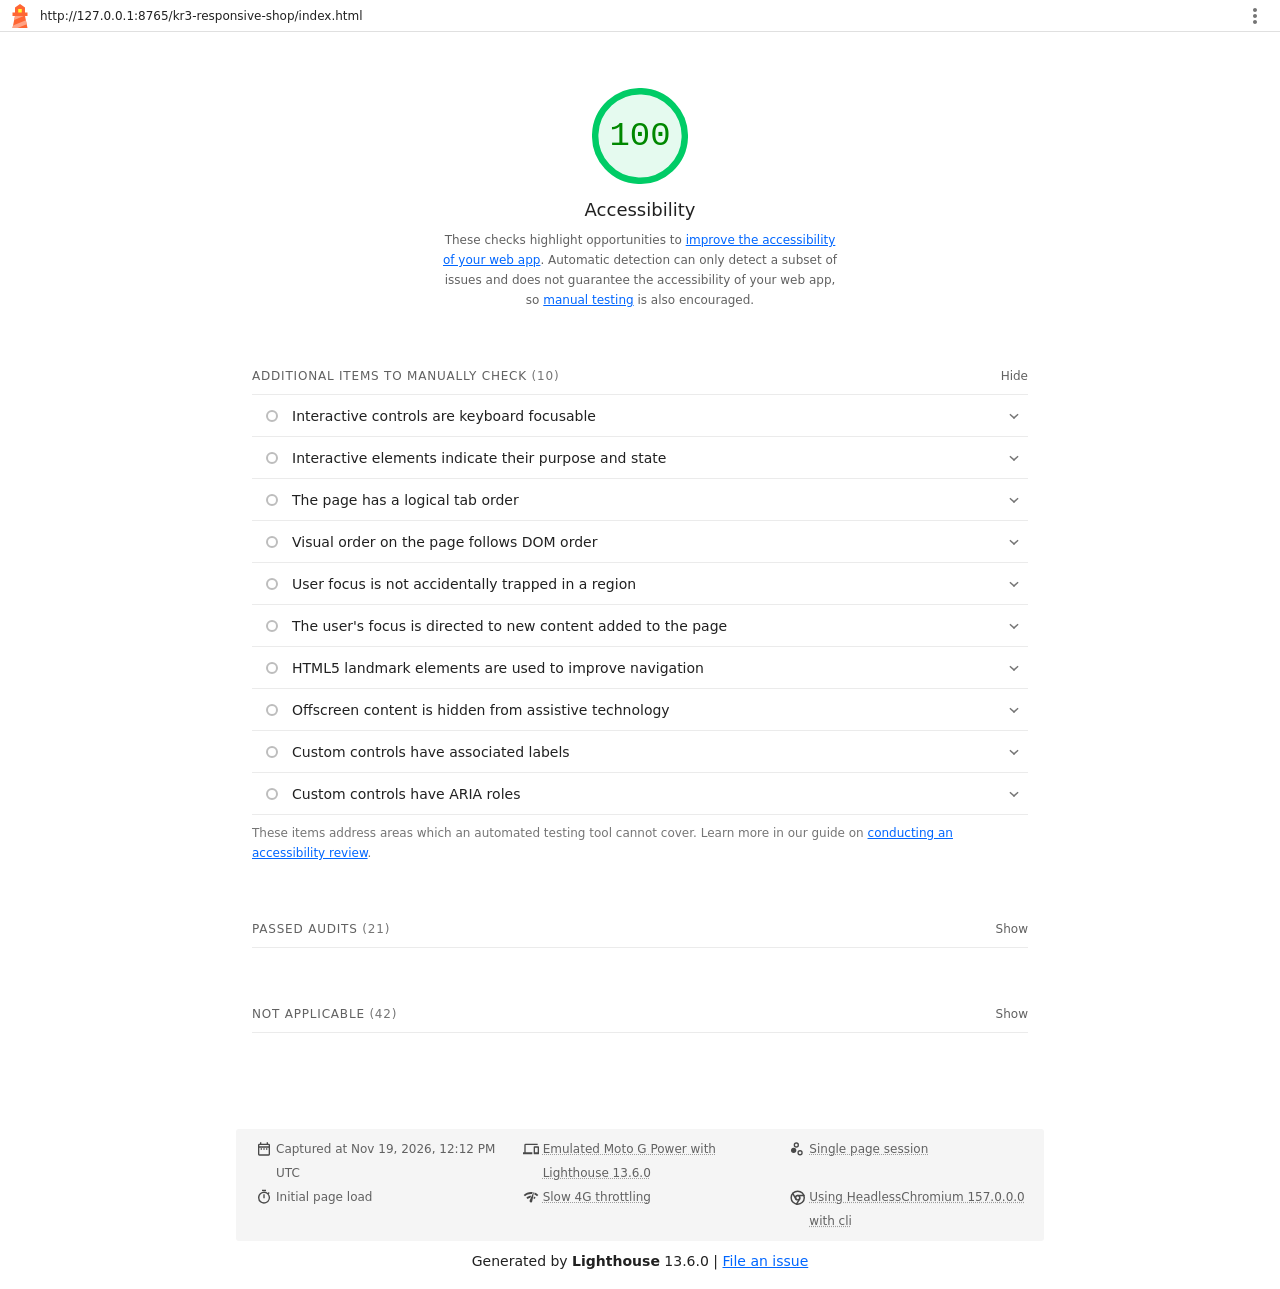
<file: lighthouse/index.report.html>
<!--
@license
Copyright 2018 Google LLC
SPDX-License-Identifier: Apache-2.0
-->
<!doctype html>
<html lang="en">
<head>
  <meta charset="utf-8">
  <meta name="viewport" content="width=device-width, initial-scale=1, minimum-scale=1">
  <link rel="icon" href='data:image/svg+xml;utf8,<svg fill="none" xmlns="http://www.w3.org/2000/svg" viewBox="0 0 48 48"><path d="m14 7 10-7 10 7v10h5v7h-5l5 24H9l5-24H9v-7h5V7Z" fill="%23F63"/><path d="M31.561 24H14l-1.689 8.105L31.561 24ZM18.983 48H9l1.022-4.907L35.723 32.27l1.663 7.98L18.983 48Z" fill="%23FFA385"/><path fill="%23FF3" d="M20.5 10h7v7h-7z"/></svg>'>
  <title>Lighthouse Report</title>
  <style>body {margin: 0}</style>
</head>
<body>
  <noscript>Lighthouse report requires JavaScript. Please enable.</noscript>

  <div id="lh-log"></div>

  <script>window.__LIGHTHOUSE_JSON__ = {"lighthouseVersion":"13.6.0","requestedUrl":"http://127.0.0.1:8765/kr3-responsive-shop/index.html","mainDocumentUrl":"http://127.0.0.1:8765/kr3-responsive-shop/index.html","finalDisplayedUrl":"http://127.0.0.1:8765/kr3-responsive-shop/index.html","finalUrl":"http://127.0.0.1:8765/kr3-responsive-shop/index.html","fetchTime":"2026-11-19T12:12:18.611Z","gatherMode":"navigation","runWarnings":[],"userAgent":"Mozilla/5.0 (Macintosh; Intel Mac OS X 10_15_7) AppleWebKit/537.36 (KHTML, like Gecko) HeadlessChrome/157.0.0.0 Safari/537.36","environment":{"networkUserAgent":"Mozilla/5.0 (Linux; Android 11; moto g power (2022)) AppleWebKit/537.36 (KHTML, like Gecko) Chrome/157.0.0.0 Mobile Safari/537.36","hostUserAgent":"Mozilla/5.0 (Macintosh; Intel Mac OS X 10_15_7) AppleWebKit/537.36 (KHTML, like Gecko) HeadlessChrome/157.0.0.0 Safari/537.36","benchmarkIndex":4193,"credits":{"axe-core":"4.14.0"}},"audits":{"accesskeys":{"id":"accesskeys","title":"`[accesskey]` values are unique","description":"Access keys let users quickly focus a part of the page. For proper navigation, each access key must be unique. [Learn more about access keys](https://dequeuniversity.com/rules/axe/4.14/accesskeys).","score":null,"scoreDisplayMode":"notApplicable"},"aria-allowed-attr":{"id":"aria-allowed-attr","title":"`[aria-*]` attributes match their roles","description":"Each ARIA `role` supports a specific subset of `aria-*` attributes. Mismatching these invalidates the `aria-*` attributes. [Learn how to match ARIA attributes to their roles](https://dequeuniversity.com/rules/axe/4.14/aria-allowed-attr).","score":1,"scoreDisplayMode":"binary","details":{"type":"table","headings":[{"key":"node","valueType":"node","subItemsHeading":{"key":"relatedNode","valueType":"node"},"label":"Failing Elements"}],"items":[]}},"aria-allowed-role":{"id":"aria-allowed-role","title":"Uses ARIA roles only on compatible elements","description":"Many HTML elements can only be assigned certain ARIA roles. Using ARIA roles where they are not allowed can interfere with the accessibility of the web page. [Learn more about ARIA roles](https://dequeuniversity.com/rules/axe/4.14/aria-allowed-role).","score":null,"scoreDisplayMode":"notApplicable"},"aria-command-name":{"id":"aria-command-name","title":"`button`, `link`, and `menuitem` elements have accessible names","description":"When an element doesn't have an accessible name, screen readers announce it with a generic name, making it unusable for users who rely on screen readers. [Learn how to make command elements more accessible](https://dequeuniversity.com/rules/axe/4.14/aria-command-name).","score":null,"scoreDisplayMode":"notApplicable"},"aria-conditional-attr":{"id":"aria-conditional-attr","title":"ARIA attributes are used as specified for the element's role","description":"Some ARIA attributes are only allowed on an element under certain conditions. [Learn more about conditional ARIA attributes](https://dequeuniversity.com/rules/axe/4.14/aria-conditional-attr).","score":1,"scoreDisplayMode":"binary","details":{"type":"table","headings":[{"key":"node","valueType":"node","subItemsHeading":{"key":"relatedNode","valueType":"node"},"label":"Failing Elements"}],"items":[]}},"aria-deprecated-role":{"id":"aria-deprecated-role","title":"Deprecated ARIA roles were not used","description":"Deprecated ARIA roles may not be processed correctly by assistive technology. [Learn more about deprecated ARIA roles](https://dequeuniversity.com/rules/axe/4.14/aria-deprecated-role).","score":null,"scoreDisplayMode":"notApplicable"},"aria-dialog-name":{"id":"aria-dialog-name","title":"Elements with `role=\"dialog\"` or `role=\"alertdialog\"` have accessible names.","description":"ARIA dialog elements without accessible names may prevent screen readers users from discerning the purpose of these elements. [Learn how to make ARIA dialog elements more accessible](https://dequeuniversity.com/rules/axe/4.14/aria-dialog-name).","score":null,"scoreDisplayMode":"notApplicable"},"aria-hidden-body":{"id":"aria-hidden-body","title":"`[aria-hidden=\"true\"]` is not present on the document `\u003cbody>`","description":"Assistive technologies, like screen readers, work inconsistently when `aria-hidden=\"true\"` is set on the document `\u003cbody>`. [Learn how `aria-hidden` affects the document body](https://dequeuniversity.com/rules/axe/4.14/aria-hidden-body).","score":1,"scoreDisplayMode":"binary","details":{"type":"table","headings":[{"key":"node","valueType":"node","subItemsHeading":{"key":"relatedNode","valueType":"node"},"label":"Failing Elements"}],"items":[]}},"aria-hidden-focus":{"id":"aria-hidden-focus","title":"`[aria-hidden=\"true\"]` elements do not contain focusable descendents","description":"Focusable descendents within an `[aria-hidden=\"true\"]` element prevent those interactive elements from being available to users of assistive technologies like screen readers. [Learn how `aria-hidden` affects focusable elements](https://dequeuniversity.com/rules/axe/4.14/aria-hidden-focus).","score":null,"scoreDisplayMode":"notApplicable"},"aria-input-field-name":{"id":"aria-input-field-name","title":"ARIA input fields have accessible names","description":"When an input field doesn't have an accessible name, screen readers announce it with a generic name, making it unusable for users who rely on screen readers. [Learn more about input field labels](https://dequeuniversity.com/rules/axe/4.14/aria-input-field-name).","score":null,"scoreDisplayMode":"notApplicable"},"aria-meter-name":{"id":"aria-meter-name","title":"ARIA `meter` elements have accessible names","description":"When a meter element doesn't have an accessible name, screen readers announce it with a generic name, making it unusable for users who rely on screen readers. [Learn how to name `meter` elements](https://dequeuniversity.com/rules/axe/4.14/aria-meter-name).","score":null,"scoreDisplayMode":"notApplicable"},"aria-progressbar-name":{"id":"aria-progressbar-name","title":"ARIA `progressbar` elements have accessible names","description":"When a `progressbar` element doesn't have an accessible name, screen readers announce it with a generic name, making it unusable for users who rely on screen readers. [Learn how to label `progressbar` elements](https://dequeuniversity.com/rules/axe/4.14/aria-progressbar-name).","score":null,"scoreDisplayMode":"notApplicable"},"aria-prohibited-attr":{"id":"aria-prohibited-attr","title":"Elements use only permitted ARIA attributes","description":"Using ARIA attributes in roles where they are prohibited can mean that important information is not communicated to users of assistive technologies. [Learn more about prohibited ARIA roles](https://dequeuniversity.com/rules/axe/4.14/aria-prohibited-attr).","score":1,"scoreDisplayMode":"binary","details":{"type":"table","headings":[{"key":"node","valueType":"node","subItemsHeading":{"key":"relatedNode","valueType":"node"},"label":"Failing Elements"}],"items":[]}},"aria-required-attr":{"id":"aria-required-attr","title":"`[role]`s have all required `[aria-*]` attributes","description":"Some ARIA roles have required attributes that describe the state of the element to screen readers. [Learn more about roles and required attributes](https://dequeuniversity.com/rules/axe/4.14/aria-required-attr).","score":null,"scoreDisplayMode":"notApplicable"},"aria-required-children":{"id":"aria-required-children","title":"Elements with an ARIA `[role]` that require children to contain a specific `[role]` have all required children.","description":"Some ARIA parent roles must contain specific child roles to perform their intended accessibility functions. [Learn more about roles and required children elements](https://dequeuniversity.com/rules/axe/4.14/aria-required-children).","score":null,"scoreDisplayMode":"notApplicable"},"aria-required-parent":{"id":"aria-required-parent","title":"`[role]`s are contained by their required parent element","description":"Some ARIA child roles must be contained by specific parent roles to properly perform their intended accessibility functions. [Learn more about ARIA roles and required parent element](https://dequeuniversity.com/rules/axe/4.14/aria-required-parent).","score":null,"scoreDisplayMode":"notApplicable"},"aria-roles":{"id":"aria-roles","title":"`[role]` values are valid","description":"ARIA roles must have valid values in order to perform their intended accessibility functions. [Learn more about valid ARIA roles](https://dequeuniversity.com/rules/axe/4.14/aria-roles).","score":null,"scoreDisplayMode":"notApplicable"},"aria-text":{"id":"aria-text","title":"Elements with the `role=text` attribute do not have focusable descendents.","description":"Adding `role=text` around a text node split by markup enables VoiceOver to treat it as one phrase, but the element's focusable descendents will not be announced. [Learn more about the `role=text` attribute](https://dequeuniversity.com/rules/axe/4.14/aria-text).","score":null,"scoreDisplayMode":"notApplicable"},"aria-toggle-field-name":{"id":"aria-toggle-field-name","title":"ARIA toggle fields have accessible names","description":"When a toggle field doesn't have an accessible name, screen readers announce it with a generic name, making it unusable for users who rely on screen readers. [Learn more about toggle fields](https://dequeuniversity.com/rules/axe/4.14/aria-toggle-field-name).","score":null,"scoreDisplayMode":"notApplicable"},"aria-tooltip-name":{"id":"aria-tooltip-name","title":"ARIA `tooltip` elements have accessible names","description":"When a tooltip element doesn't have an accessible name, screen readers announce it with a generic name, making it unusable for users who rely on screen readers. [Learn how to name `tooltip` elements](https://dequeuniversity.com/rules/axe/4.14/aria-tooltip-name).","score":null,"scoreDisplayMode":"notApplicable"},"aria-treeitem-name":{"id":"aria-treeitem-name","title":"ARIA `treeitem` elements have accessible names","description":"When a `treeitem` element doesn't have an accessible name, screen readers announce it with a generic name, making it unusable for users who rely on screen readers. [Learn more about labeling `treeitem` elements](https://dequeuniversity.com/rules/axe/4.14/aria-treeitem-name).","score":null,"scoreDisplayMode":"notApplicable"},"aria-valid-attr-value":{"id":"aria-valid-attr-value","title":"`[aria-*]` attributes have valid values","description":"Assistive technologies, like screen readers, can't interpret ARIA attributes with invalid values. [Learn more about valid values for ARIA attributes](https://dequeuniversity.com/rules/axe/4.14/aria-valid-attr-value).","score":1,"scoreDisplayMode":"binary","details":{"type":"table","headings":[{"key":"node","valueType":"node","subItemsHeading":{"key":"relatedNode","valueType":"node"},"label":"Failing Elements"}],"items":[]}},"aria-valid-attr":{"id":"aria-valid-attr","title":"`[aria-*]` attributes are valid and not misspelled","description":"Assistive technologies, like screen readers, can't interpret ARIA attributes with invalid names. [Learn more about valid ARIA attributes](https://dequeuniversity.com/rules/axe/4.14/aria-valid-attr).","score":1,"scoreDisplayMode":"binary","details":{"type":"table","headings":[{"key":"node","valueType":"node","subItemsHeading":{"key":"relatedNode","valueType":"node"},"label":"Failing Elements"}],"items":[]}},"button-name":{"id":"button-name","title":"Buttons have an accessible name","description":"When a button doesn't have an accessible name, screen readers announce it as \"button\", making it unusable for users who rely on screen readers. [Learn how to make buttons more accessible](https://dequeuniversity.com/rules/axe/4.14/button-name).","score":1,"scoreDisplayMode":"binary","details":{"type":"table","headings":[{"key":"node","valueType":"node","subItemsHeading":{"key":"relatedNode","valueType":"node"},"label":"Failing Elements"}],"items":[]}},"bypass":{"id":"bypass","title":"The page contains a heading, skip link, or landmark region","description":"Adding ways to bypass repetitive content lets keyboard users navigate the page more efficiently. [Learn more about bypass blocks](https://dequeuniversity.com/rules/axe/4.14/bypass).","score":null,"scoreDisplayMode":"notApplicable"},"color-contrast":{"id":"color-contrast","title":"Background and foreground colors have a sufficient contrast ratio","description":"Low-contrast text is difficult or impossible for many users to read. [Learn how to provide sufficient color contrast](https://dequeuniversity.com/rules/axe/4.14/color-contrast).","score":1,"scoreDisplayMode":"binary","details":{"type":"table","headings":[{"key":"node","valueType":"node","subItemsHeading":{"key":"relatedNode","valueType":"node"},"label":"Failing Elements"}],"items":[]}},"definition-list":{"id":"definition-list","title":"`\u003cdl>`'s contain only properly-ordered `\u003cdt>` and `\u003cdd>` groups, `\u003cscript>`, `\u003ctemplate>` or `\u003cdiv>` elements.","description":"When definition lists are not properly marked up, screen readers may produce confusing or inaccurate output. [Learn how to structure definition lists correctly](https://dequeuniversity.com/rules/axe/4.14/definition-list).","score":null,"scoreDisplayMode":"notApplicable"},"dlitem":{"id":"dlitem","title":"Definition list items are wrapped in `\u003cdl>` elements","description":"Definition list items (`\u003cdt>` and `\u003cdd>`) must be wrapped in a parent `\u003cdl>` element to ensure that screen readers can properly announce them. [Learn how to structure definition lists correctly](https://dequeuniversity.com/rules/axe/4.14/dlitem).","score":null,"scoreDisplayMode":"notApplicable"},"document-title":{"id":"document-title","title":"Document has a `\u003ctitle>` element","description":"The title gives screen reader users an overview of the page, and search engine users rely on it heavily to determine if a page is relevant to their search. [Learn more about document titles](https://dequeuniversity.com/rules/axe/4.14/document-title).","score":1,"scoreDisplayMode":"binary","details":{"type":"table","headings":[{"key":"node","valueType":"node","subItemsHeading":{"key":"relatedNode","valueType":"node"},"label":"Failing Elements"}],"items":[]}},"duplicate-id-aria":{"id":"duplicate-id-aria","title":"ARIA IDs are unique","description":"The value of an ARIA ID must be unique to prevent other instances from being overlooked by assistive technologies. [Learn how to fix duplicate ARIA IDs](https://dequeuniversity.com/rules/axe/4.14/duplicate-id-aria).","score":null,"scoreDisplayMode":"notApplicable"},"empty-heading":{"id":"empty-heading","title":"All heading elements contain content.","description":"A heading with no content or inaccessible text prevent screen reader users from accessing information on the page's structure. [Learn more about headings](https://dequeuniversity.com/rules/axe/4.14/empty-heading).","score":null,"scoreDisplayMode":"notApplicable"},"form-field-multiple-labels":{"id":"form-field-multiple-labels","title":"No form fields have multiple labels","description":"Form fields with multiple labels can be confusingly announced by assistive technologies like screen readers which use either the first, the last, or all of the labels. [Learn how to use form labels](https://dequeuniversity.com/rules/axe/4.14/form-field-multiple-labels).","score":null,"scoreDisplayMode":"notApplicable"},"frame-title":{"id":"frame-title","title":"`\u003cframe>` or `\u003ciframe>` elements have a title","description":"Screen reader users rely on frame titles to describe the contents of frames. [Learn more about frame titles](https://dequeuniversity.com/rules/axe/4.14/frame-title).","score":null,"scoreDisplayMode":"notApplicable"},"heading-order":{"id":"heading-order","title":"Heading elements appear in a sequentially-descending order","description":"Properly ordered headings that do not skip levels convey the semantic structure of the page, making it easier to navigate and understand when using assistive technologies. [Learn more about heading order](https://dequeuniversity.com/rules/axe/4.14/heading-order).","score":1,"scoreDisplayMode":"binary","details":{"type":"table","headings":[{"key":"node","valueType":"node","subItemsHeading":{"key":"relatedNode","valueType":"node"},"label":"Failing Elements"}],"items":[]}},"html-has-lang":{"id":"html-has-lang","title":"`\u003chtml>` element has a `[lang]` attribute","description":"If a page doesn't specify a `lang` attribute, a screen reader assumes that the page is in the default language that the user chose when setting up the screen reader. If the page isn't actually in the default language, then the screen reader might not announce the page's text correctly. [Learn more about the `lang` attribute](https://dequeuniversity.com/rules/axe/4.14/html-has-lang).","score":1,"scoreDisplayMode":"binary","details":{"type":"table","headings":[{"key":"node","valueType":"node","subItemsHeading":{"key":"relatedNode","valueType":"node"},"label":"Failing Elements"}],"items":[]}},"html-lang-valid":{"id":"html-lang-valid","title":"`\u003chtml>` element has a valid value for its `[lang]` attribute","description":"Specifying a valid [BCP 47 language](https://www.w3.org/International/questions/qa-choosing-language-tags#question) helps screen readers announce text properly. [Learn how to use the `lang` attribute](https://dequeuniversity.com/rules/axe/4.14/html-lang-valid).","score":1,"scoreDisplayMode":"binary","details":{"type":"table","headings":[{"key":"node","valueType":"node","subItemsHeading":{"key":"relatedNode","valueType":"node"},"label":"Failing Elements"}],"items":[]}},"html-xml-lang-mismatch":{"id":"html-xml-lang-mismatch","title":"`\u003chtml>` element has an `[xml:lang]` attribute with the same base language as the `[lang]` attribute.","description":"If the webpage does not specify a consistent language, then the screen reader might not announce the page's text correctly. [Learn more about the `lang` attribute](https://dequeuniversity.com/rules/axe/4.14/html-xml-lang-mismatch).","score":null,"scoreDisplayMode":"notApplicable"},"identical-links-same-purpose":{"id":"identical-links-same-purpose","title":"Identical links have the same purpose.","description":"Links with the same destination should have the same description, to help users understand the link's purpose and decide whether to follow it. [Learn more about identical links](https://dequeuniversity.com/rules/axe/4.14/identical-links-same-purpose).","score":null,"scoreDisplayMode":"notApplicable"},"image-alt":{"id":"image-alt","title":"Image elements have `[alt]` attributes","description":"Informative elements should aim for short, descriptive alternate text. Decorative elements can be ignored with an empty alt attribute. [Learn more about the `alt` attribute](https://dequeuniversity.com/rules/axe/4.14/image-alt).","score":1,"scoreDisplayMode":"binary","details":{"type":"table","headings":[{"key":"node","valueType":"node","subItemsHeading":{"key":"relatedNode","valueType":"node"},"label":"Failing Elements"}],"items":[]}},"image-redundant-alt":{"id":"image-redundant-alt","title":"Image elements do not have `[alt]` attributes that are redundant text.","description":"Informative elements should aim for short, descriptive alternative text. Alternative text that is exactly the same as the text adjacent to the link or image is potentially confusing for screen reader users, because the text will be read twice. [Learn more about the `alt` attribute](https://dequeuniversity.com/rules/axe/4.14/image-redundant-alt).","score":null,"scoreDisplayMode":"notApplicable"},"input-button-name":{"id":"input-button-name","title":"Input buttons have discernible text.","description":"Adding discernable and accessible text to input buttons may help screen reader users understand the purpose of the input button. [Learn more about input buttons](https://dequeuniversity.com/rules/axe/4.14/input-button-name).","score":null,"scoreDisplayMode":"notApplicable"},"input-image-alt":{"id":"input-image-alt","title":"`\u003cinput type=\"image\">` elements have `[alt]` text","description":"When an image is being used as an `\u003cinput>` button, providing alternative text can help screen reader users understand the purpose of the button. [Learn about input image alt text](https://dequeuniversity.com/rules/axe/4.14/input-image-alt).","score":null,"scoreDisplayMode":"notApplicable"},"label-content-name-mismatch":{"id":"label-content-name-mismatch","title":"Elements with visible text labels have matching accessible names.","description":"Visible text labels that do not match the accessible name can result in a confusing experience for screen reader users. [Learn more about accessible names](https://dequeuniversity.com/rules/axe/4.14/label-content-name-mismatch).","score":null,"scoreDisplayMode":"notApplicable"},"label":{"id":"label","title":"Form elements have associated labels","description":"Labels ensure that form controls are announced properly by assistive technologies, like screen readers. [Learn more about form element labels](https://dequeuniversity.com/rules/axe/4.14/label).","score":null,"scoreDisplayMode":"notApplicable"},"landmark-one-main":{"id":"landmark-one-main","title":"Document has a main landmark.","description":"One main landmark helps screen reader users navigate a web page. [Learn more about landmarks](https://dequeuniversity.com/rules/axe/4.14/landmark-one-main).","score":1,"scoreDisplayMode":"binary","details":{"type":"table","headings":[{"key":"node","valueType":"node","subItemsHeading":{"key":"relatedNode","valueType":"node"},"label":"Failing Elements"}],"items":[]}},"link-name":{"id":"link-name","title":"Links have a discernible name","description":"Link text (and alternate text for images, when used as links) that is discernible, unique, and focusable improves the navigation experience for screen reader users. [Learn how to make links accessible](https://dequeuniversity.com/rules/axe/4.14/link-name).","score":1,"scoreDisplayMode":"binary","details":{"type":"table","headings":[{"key":"node","valueType":"node","subItemsHeading":{"key":"relatedNode","valueType":"node"},"label":"Failing Elements"}],"items":[]}},"link-in-text-block":{"id":"link-in-text-block","title":"Links are distinguishable without relying on color.","description":"Low-contrast text is difficult or impossible for many users to read. Link text that is discernible improves the experience for users with low vision. [Learn how to make links distinguishable](https://dequeuniversity.com/rules/axe/4.14/link-in-text-block).","score":null,"scoreDisplayMode":"notApplicable"},"list":{"id":"list","title":"Lists contain only `\u003cli>` elements and script supporting elements (`\u003cscript>` and `\u003ctemplate>`).","description":"Screen readers have a specific way of announcing lists. Ensuring proper list structure aids screen reader output. [Learn more about proper list structure](https://dequeuniversity.com/rules/axe/4.14/list).","score":1,"scoreDisplayMode":"binary","details":{"type":"table","headings":[{"key":"node","valueType":"node","subItemsHeading":{"key":"relatedNode","valueType":"node"},"label":"Failing Elements"}],"items":[]}},"listitem":{"id":"listitem","title":"List items (`\u003cli>`) are contained within `\u003cul>`, `\u003col>` or `\u003cmenu>` parent elements","description":"Screen readers require list items (`\u003cli>`) to be contained within a parent `\u003cul>`, `\u003col>` or `\u003cmenu>` to be announced properly. [Learn more about proper list structure](https://dequeuniversity.com/rules/axe/4.14/listitem).","score":1,"scoreDisplayMode":"binary","details":{"type":"table","headings":[{"key":"node","valueType":"node","subItemsHeading":{"key":"relatedNode","valueType":"node"},"label":"Failing Elements"}],"items":[]}},"meta-refresh":{"id":"meta-refresh","title":"The document does not use `\u003cmeta http-equiv=\"refresh\">`","description":"Users do not expect a page to refresh automatically, and doing so will move focus back to the top of the page. This may create a frustrating or confusing experience. [Learn more about the refresh meta tag](https://dequeuniversity.com/rules/axe/4.14/meta-refresh).","score":null,"scoreDisplayMode":"notApplicable"},"meta-viewport":{"id":"meta-viewport","title":"`[user-scalable=\"no\"]` is not used in the `\u003cmeta name=\"viewport\">` element and the `[maximum-scale]` attribute is not less than 5.","description":"Disabling zooming is problematic for users with low vision who rely on screen magnification to properly see the contents of a web page. [Learn more about the viewport meta tag](https://dequeuniversity.com/rules/axe/4.14/meta-viewport).","score":1,"scoreDisplayMode":"binary","details":{"type":"table","headings":[{"key":"node","valueType":"node","subItemsHeading":{"key":"relatedNode","valueType":"node"},"label":"Failing Elements"}],"items":[]}},"object-alt":{"id":"object-alt","title":"`\u003cobject>` elements have alternate text","description":"Screen readers cannot translate non-text content. Adding alternate text to `\u003cobject>` elements helps screen readers convey meaning to users. [Learn more about alt text for `object` elements](https://dequeuniversity.com/rules/axe/4.14/object-alt).","score":null,"scoreDisplayMode":"notApplicable"},"select-name":{"id":"select-name","title":"Select elements have associated label elements.","description":"Form elements without effective labels can create frustrating experiences for screen reader users. [Learn more about the `select` element](https://dequeuniversity.com/rules/axe/4.14/select-name).","score":null,"scoreDisplayMode":"notApplicable"},"skip-link":{"id":"skip-link","title":"Skip links are focusable.","description":"Including a skip link can help users skip to the main content to save time. [Learn more about skip links](https://dequeuniversity.com/rules/axe/4.14/skip-link).","score":1,"scoreDisplayMode":"binary","details":{"type":"table","headings":[{"key":"node","valueType":"node","subItemsHeading":{"key":"relatedNode","valueType":"node"},"label":"Failing Elements"}],"items":[]}},"tabindex":{"id":"tabindex","title":"No element has a `[tabindex]` value greater than 0","description":"A value greater than 0 implies an explicit navigation ordering. Although technically valid, this often creates frustrating experiences for users who rely on assistive technologies. [Learn more about the `tabindex` attribute](https://dequeuniversity.com/rules/axe/4.14/tabindex).","score":1,"scoreDisplayMode":"binary","details":{"type":"table","headings":[{"key":"node","valueType":"node","subItemsHeading":{"key":"relatedNode","valueType":"node"},"label":"Failing Elements"}],"items":[]}},"table-duplicate-name":{"id":"table-duplicate-name","title":"Tables have different content in the summary attribute and `\u003ccaption>`.","description":"The summary attribute should describe the table structure, while `\u003ccaption>` should have the onscreen title. Accurate table mark-up helps users of screen readers. [Learn more about summary and caption](https://dequeuniversity.com/rules/axe/4.14/table-duplicate-name).","score":null,"scoreDisplayMode":"notApplicable"},"table-fake-caption":{"id":"table-fake-caption","title":"Tables use `\u003ccaption>` instead of cells with the `[colspan]` attribute to indicate a caption.","description":"Screen readers have features to make navigating tables easier. Ensuring that tables use the actual caption element instead of cells with the `[colspan]` attribute may improve the experience for screen reader users. [Learn more about captions](https://dequeuniversity.com/rules/axe/4.14/table-fake-caption).","score":null,"scoreDisplayMode":"notApplicable"},"target-size":{"id":"target-size","title":"Touch targets have sufficient size and spacing.","description":"Touch targets with sufficient size and spacing help users who may have difficulty targeting small controls to activate the targets. [Learn more about touch targets](https://dequeuniversity.com/rules/axe/4.14/target-size).","score":1,"scoreDisplayMode":"binary","details":{"type":"table","headings":[{"key":"node","valueType":"node","subItemsHeading":{"key":"relatedNode","valueType":"node"},"label":"Failing Elements"}],"items":[]}},"td-has-header":{"id":"td-has-header","title":"`\u003ctd>` elements in a large `\u003ctable>` have one or more table headers.","description":"Screen readers have features to make navigating tables easier. Ensuring that `\u003ctd>` elements in a large table (3 or more cells in width and height) have an associated table header may improve the experience for screen reader users. [Learn more about table headers](https://dequeuniversity.com/rules/axe/4.14/td-has-header).","score":null,"scoreDisplayMode":"notApplicable"},"td-headers-attr":{"id":"td-headers-attr","title":"Cells in a `\u003ctable>` element that use the `[headers]` attribute refer to table cells within the same table.","description":"Screen readers have features to make navigating tables easier. Ensuring `\u003ctd>` cells using the `[headers]` attribute only refer to other cells in the same table may improve the experience for screen reader users. [Learn more about the `headers` attribute](https://dequeuniversity.com/rules/axe/4.14/td-headers-attr).","score":null,"scoreDisplayMode":"notApplicable"},"th-has-data-cells":{"id":"th-has-data-cells","title":"`\u003cth>` elements and elements with `[role=\"columnheader\"/\"rowheader\"]` have data cells they describe.","description":"Screen readers have features to make navigating tables easier. Ensuring table headers always refer to some set of cells may improve the experience for screen reader users. [Learn more about table headers](https://dequeuniversity.com/rules/axe/4.14/th-has-data-cells).","score":null,"scoreDisplayMode":"notApplicable"},"valid-lang":{"id":"valid-lang","title":"`[lang]` attributes have a valid value","description":"Specifying a valid [BCP 47 language](https://www.w3.org/International/questions/qa-choosing-language-tags#question) on elements helps ensure that text is pronounced correctly by a screen reader. [Learn how to use the `lang` attribute](https://dequeuniversity.com/rules/axe/4.14/valid-lang).","score":null,"scoreDisplayMode":"notApplicable"},"video-caption":{"id":"video-caption","title":"`\u003cvideo>` elements contain a `\u003ctrack>` element with `[kind=\"captions\"]`","description":"When a video provides a caption it is easier for deaf and hearing impaired users to access its information. [Learn more about video captions](https://dequeuniversity.com/rules/axe/4.14/video-caption).","score":null,"scoreDisplayMode":"notApplicable"},"custom-controls-labels":{"id":"custom-controls-labels","title":"Custom controls have associated labels","description":"Custom interactive controls have associated labels, provided by aria-label or aria-labelledby. [Learn more about custom controls and labels](https://developer.chrome.com/docs/lighthouse/accessibility/custom-controls-labels/).","score":null,"scoreDisplayMode":"manual"},"custom-controls-roles":{"id":"custom-controls-roles","title":"Custom controls have ARIA roles","description":"Custom interactive controls have appropriate ARIA roles. [Learn how to add roles to custom controls](https://developer.chrome.com/docs/lighthouse/accessibility/custom-control-roles/).","score":null,"scoreDisplayMode":"manual"},"focus-traps":{"id":"focus-traps","title":"User focus is not accidentally trapped in a region","description":"A user can tab into and out of any control or region without accidentally trapping their focus. [Learn how to avoid focus traps](https://developer.chrome.com/docs/lighthouse/accessibility/focus-traps/).","score":null,"scoreDisplayMode":"manual"},"focusable-controls":{"id":"focusable-controls","title":"Interactive controls are keyboard focusable","description":"Custom interactive controls are keyboard focusable and display a focus indicator. [Learn how to make custom controls focusable](https://developer.chrome.com/docs/lighthouse/accessibility/focusable-controls/).","score":null,"scoreDisplayMode":"manual"},"interactive-element-affordance":{"id":"interactive-element-affordance","title":"Interactive elements indicate their purpose and state","description":"Interactive elements, such as links and buttons, should indicate their state and be distinguishable from non-interactive elements. [Learn how to decorate interactive elements with affordance hints](https://developer.chrome.com/docs/lighthouse/accessibility/interactive-element-affordance/).","score":null,"scoreDisplayMode":"manual"},"logical-tab-order":{"id":"logical-tab-order","title":"The page has a logical tab order","description":"Tabbing through the page follows the visual layout. Users cannot focus elements that are offscreen. [Learn more about logical tab ordering](https://developer.chrome.com/docs/lighthouse/accessibility/logical-tab-order/).","score":null,"scoreDisplayMode":"manual"},"managed-focus":{"id":"managed-focus","title":"The user's focus is directed to new content added to the page","description":"If new content, such as a dialog, is added to the page, the user's focus is directed to it. [Learn how to direct focus to new content](https://developer.chrome.com/docs/lighthouse/accessibility/managed-focus/).","score":null,"scoreDisplayMode":"manual"},"offscreen-content-hidden":{"id":"offscreen-content-hidden","title":"Offscreen content is hidden from assistive technology","description":"Offscreen content is hidden with display: none or aria-hidden=true. [Learn how to properly hide offscreen content](https://developer.chrome.com/docs/lighthouse/accessibility/offscreen-content-hidden/).","score":null,"scoreDisplayMode":"manual"},"use-landmarks":{"id":"use-landmarks","title":"HTML5 landmark elements are used to improve navigation","description":"Landmark elements (`\u003cmain>`, `\u003cnav>`, etc.) are used to improve the keyboard navigation of the page for assistive technology. [Learn more about landmark elements](https://developer.chrome.com/docs/lighthouse/accessibility/use-landmarks/).","score":null,"scoreDisplayMode":"manual"},"visual-order-follows-dom":{"id":"visual-order-follows-dom","title":"Visual order on the page follows DOM order","description":"DOM order matches the visual order, improving navigation for assistive technology. [Learn more about DOM and visual ordering](https://developer.chrome.com/docs/lighthouse/accessibility/visual-order-follows-dom/).","score":null,"scoreDisplayMode":"manual"},"autocomplete-valid":{"id":"autocomplete-valid","title":"`autocomplete` attributes are used correctly","description":"The `autocomplete` attribute values must be valid and correctly applied for screen readers to function correctly. [Learn more about valid autocomplete values](https://dequeuniversity.com/rules/axe/4.14/autocomplete-valid).","score":null,"scoreDisplayMode":"notApplicable"},"presentation-role-conflict":{"id":"presentation-role-conflict","title":"Elements with `role=\"none\"` or `role=\"presentation\"` do not have conflicts","description":"There are certain cases where the semantic role of an element with `role=\"none\"` or `role=\"presentation\"` does not resolve to none or presentation. To ensure the element remains removed from the accessibility tree, you should not add any global ARIA attributes to the element or make it focusable. [Learn more about presentation role conflict](https://dequeuniversity.com/rules/axe/4.14/presentation-role-conflict).","score":null,"scoreDisplayMode":"notApplicable"},"svg-img-alt":{"id":"svg-img-alt","title":"SVG elements with an `img` role have an accessible text alternative","description":"Ensures SVG elements with an `img`, `graphics-document` or `graphics-symbol` role have an accessible text alternative. [Learn more about SVG alt text](https://dequeuniversity.com/rules/axe/4.14/svg-img-alt).","score":null,"scoreDisplayMode":"notApplicable"}},"configSettings":{"output":["html","json"],"maxWaitForFcp":30000,"maxWaitForLoad":45000,"pauseAfterFcpMs":1000,"pauseAfterLoadMs":1000,"networkQuietThresholdMs":1000,"cpuQuietThresholdMs":1000,"formFactor":"mobile","throttling":{"rttMs":150,"throughputKbps":1638.4,"requestLatencyMs":562.5,"downloadThroughputKbps":1474.5600000000002,"uploadThroughputKbps":675,"cpuSlowdownMultiplier":4},"throttlingMethod":"simulate","screenEmulation":{"mobile":true,"width":412,"height":823,"deviceScaleFactor":1.75,"disabled":false},"emulatedUserAgent":"Mozilla/5.0 (Linux; Android 11; moto g power (2022)) AppleWebKit/537.36 (KHTML, like Gecko) Chrome/136.0.0.0 Mobile Safari/537.36","auditMode":false,"gatherMode":false,"clearStorageTypes":["file_systems","shader_cache","service_workers","cache_storage"],"disableStorageReset":false,"debugNavigation":false,"channel":"cli","usePassiveGathering":false,"disableFullPageScreenshot":false,"skipAboutBlank":false,"blankPage":"about:blank","ignoreStatusCode":false,"locale":"en-US","blockedUrlPatterns":null,"additionalTraceCategories":null,"extraHeaders":null,"precomputedLanternData":null,"onlyAudits":null,"onlyCategories":["accessibility"],"skipAudits":null},"categories":{"accessibility":{"title":"Accessibility","description":"These checks highlight opportunities to [improve the accessibility of your web app](https://developer.chrome.com/docs/lighthouse/accessibility/). Automatic detection can only detect a subset of issues and does not guarantee the accessibility of your web app, so [manual testing](https://web.dev/articles/how-to-review) is also encouraged.","manualDescription":"These items address areas which an automated testing tool cannot cover. Learn more in our guide on [conducting an accessibility review](https://web.dev/articles/how-to-review).","supportedModes":["navigation","snapshot"],"auditRefs":[{"id":"accesskeys","weight":0,"group":"a11y-navigation"},{"id":"aria-allowed-attr","weight":10,"group":"a11y-aria"},{"id":"aria-command-name","weight":0,"group":"a11y-aria"},{"id":"aria-conditional-attr","weight":7,"group":"a11y-aria"},{"id":"aria-deprecated-role","weight":0,"group":"a11y-aria"},{"id":"aria-dialog-name","weight":0,"group":"a11y-aria"},{"id":"aria-hidden-body","weight":10,"group":"a11y-aria"},{"id":"aria-hidden-focus","weight":0,"group":"a11y-aria"},{"id":"aria-input-field-name","weight":0,"group":"a11y-aria"},{"id":"aria-meter-name","weight":0,"group":"a11y-aria"},{"id":"aria-progressbar-name","weight":0,"group":"a11y-aria"},{"id":"aria-prohibited-attr","weight":7,"group":"a11y-aria"},{"id":"aria-required-attr","weight":0,"group":"a11y-aria"},{"id":"aria-required-children","weight":0,"group":"a11y-aria"},{"id":"aria-required-parent","weight":0,"group":"a11y-aria"},{"id":"aria-roles","weight":0,"group":"a11y-aria"},{"id":"aria-text","weight":0,"group":"a11y-aria"},{"id":"aria-toggle-field-name","weight":0,"group":"a11y-aria"},{"id":"aria-tooltip-name","weight":0,"group":"a11y-aria"},{"id":"aria-treeitem-name","weight":0,"group":"a11y-aria"},{"id":"aria-valid-attr-value","weight":10,"group":"a11y-aria"},{"id":"aria-valid-attr","weight":10,"group":"a11y-aria"},{"id":"button-name","weight":10,"group":"a11y-names-labels"},{"id":"bypass","weight":0,"group":"a11y-navigation"},{"id":"color-contrast","weight":7,"group":"a11y-color-contrast"},{"id":"definition-list","weight":0,"group":"a11y-tables-lists"},{"id":"dlitem","weight":0,"group":"a11y-tables-lists"},{"id":"document-title","weight":7,"group":"a11y-names-labels"},{"id":"duplicate-id-aria","weight":0,"group":"a11y-aria"},{"id":"form-field-multiple-labels","weight":0,"group":"a11y-names-labels"},{"id":"frame-title","weight":0,"group":"a11y-names-labels"},{"id":"heading-order","weight":3,"group":"a11y-navigation"},{"id":"html-has-lang","weight":7,"group":"a11y-language"},{"id":"html-lang-valid","weight":7,"group":"a11y-language"},{"id":"html-xml-lang-mismatch","weight":0,"group":"a11y-language"},{"id":"image-alt","weight":10,"group":"a11y-names-labels"},{"id":"input-button-name","weight":0,"group":"a11y-names-labels"},{"id":"input-image-alt","weight":0,"group":"a11y-names-labels"},{"id":"label","weight":0,"group":"a11y-names-labels"},{"id":"link-in-text-block","weight":0,"group":"a11y-color-contrast"},{"id":"link-name","weight":7,"group":"a11y-names-labels"},{"id":"list","weight":7,"group":"a11y-tables-lists"},{"id":"listitem","weight":7,"group":"a11y-tables-lists"},{"id":"meta-refresh","weight":0,"group":"a11y-best-practices"},{"id":"meta-viewport","weight":10,"group":"a11y-best-practices"},{"id":"object-alt","weight":0,"group":"a11y-names-labels"},{"id":"select-name","weight":0,"group":"a11y-names-labels"},{"id":"skip-link","weight":3,"group":"a11y-names-labels"},{"id":"tabindex","weight":7,"group":"a11y-navigation"},{"id":"target-size","weight":7,"group":"a11y-best-practices"},{"id":"td-headers-attr","weight":0,"group":"a11y-tables-lists"},{"id":"th-has-data-cells","weight":0,"group":"a11y-tables-lists"},{"id":"valid-lang","weight":0,"group":"a11y-language"},{"id":"video-caption","weight":0,"group":"a11y-audio-video"},{"id":"landmark-one-main","weight":3,"group":"a11y-best-practices"},{"id":"autocomplete-valid","weight":0,"group":"a11y-best-practices"},{"id":"presentation-role-conflict","weight":0,"group":"a11y-best-practices"},{"id":"svg-img-alt","weight":0,"group":"a11y-best-practices"},{"id":"focusable-controls","weight":0},{"id":"interactive-element-affordance","weight":0},{"id":"logical-tab-order","weight":0},{"id":"visual-order-follows-dom","weight":0},{"id":"focus-traps","weight":0},{"id":"managed-focus","weight":0},{"id":"use-landmarks","weight":0},{"id":"offscreen-content-hidden","weight":0},{"id":"custom-controls-labels","weight":0},{"id":"custom-controls-roles","weight":0},{"id":"table-duplicate-name","weight":0,"group":"a11y-best-practices"},{"id":"empty-heading","weight":0,"group":"a11y-best-practices"},{"id":"aria-allowed-role","weight":0,"group":"a11y-best-practices"},{"id":"image-redundant-alt","weight":0,"group":"a11y-names-labels"},{"id":"identical-links-same-purpose","weight":0,"group":"a11y-best-practices"},{"id":"label-content-name-mismatch","weight":0,"group":"hidden"},{"id":"table-fake-caption","weight":0,"group":"hidden"},{"id":"td-has-header","weight":0,"group":"hidden"}],"id":"accessibility","score":1}},"categoryGroups":{"metrics":{"title":"Metrics"},"insights":{"title":"Insights","description":"These insights are also available in the Chrome DevTools Performance Panel - [record a trace](https://developer.chrome.com/docs/devtools/performance/reference) to view more detailed information."},"diagnostics":{"title":"Diagnostics","description":"More information about the performance of your application. These numbers don't [directly affect](https://developer.chrome.com/docs/lighthouse/performance/performance-scoring/) the Performance score."},"a11y-best-practices":{"title":"Best practices","description":"These items highlight common accessibility best practices."},"a11y-color-contrast":{"title":"Contrast","description":"These are opportunities to improve the legibility of your content."},"a11y-names-labels":{"title":"Names and labels","description":"These are opportunities to improve the semantics of the controls in your application. This may enhance the experience for users of assistive technology, like a screen reader."},"a11y-navigation":{"title":"Navigation","description":"These are opportunities to improve keyboard navigation in your application."},"a11y-aria":{"title":"ARIA","description":"These are opportunities to improve the usage of ARIA in your application which may enhance the experience for users of assistive technology, like a screen reader."},"a11y-language":{"title":"Internationalization and localization","description":"These are opportunities to improve the interpretation of your content by users in different locales."},"a11y-audio-video":{"title":"Audio and video","description":"These are opportunities to provide alternative content for audio and video. This may improve the experience for users with hearing or vision impairments."},"a11y-tables-lists":{"title":"Tables and lists","description":"These are opportunities to improve the experience of reading tabular or list data using assistive technology, like a screen reader."},"seo-mobile":{"title":"Mobile Friendly","description":"Make sure your pages are mobile friendly so users don’t have to pinch or zoom in order to read the content pages. [Learn how to make pages mobile-friendly](https://developers.google.com/search/mobile-sites/)."},"seo-content":{"title":"Content Best Practices","description":"Format your HTML in a way that enables crawlers to better understand your app’s content."},"seo-crawl":{"title":"Crawling and Indexing","description":"To appear in search results, crawlers need access to your app."},"best-practices-trust-safety":{"title":"Trust and Safety"},"best-practices-ux":{"title":"User Experience"},"best-practices-browser-compat":{"title":"Browser Compatibility"},"best-practices-general":{"title":"General"},"webmcp":{"title":"WebMCP","description":"Audits validating WebMCP integration."},"agent-accessibility":{"title":"Agent Accessibility","description":"These audits highlight best practices for improving the accessibility of the website for AI agents."},"agent-discoverability":{"title":"Agent Discoverability","description":"These audits validate that websites expose discoverable resources, documentation, and catalogs for AI agents."},"hidden":{"title":""}},"stackPacks":[],"entities":[{"name":"127.0.0.1","origins":["http://127.0.0.1:8765"],"isFirstParty":true,"isUnrecognized":true}],"fullPageScreenshot":{"screenshot":{"data":"[data-uri]","width":412,"height":4637},"nodes":{"1-0-P":{"id":"","top":2538,"bottom":2562,"left":41,"right":371,"width":330,"height":24}}},"timing":{"entries":[{"startTime":239.77,"name":"lh:config","duration":154.94,"entryType":"measure"},{"startTime":240.24,"name":"lh:config:resolveArtifactsToDefns","duration":15.07,"entryType":"measure"},{"startTime":394.78,"name":"lh:runner:gather","duration":4765.87,"entryType":"measure"},{"startTime":472.73,"name":"lh:driver:connect","duration":1.93,"entryType":"measure"},{"startTime":474.75,"name":"lh:driver:navigate","duration":2.7,"entryType":"measure"},{"startTime":477.61,"name":"lh:gather:getBenchmarkIndex","duration":1001.95,"entryType":"measure"},{"startTime":1479.69,"name":"lh:gather:getVersion","duration":0.54,"entryType":"measure"},{"startTime":1480.28,"name":"lh:gather:getDevicePixelRatio","duration":0.44,"entryType":"measure"},{"startTime":1482.38,"name":"lh:prepare:navigationMode","duration":14.5,"entryType":"measure"},{"startTime":1482.73,"name":"lh:gather:getVersion","duration":0.2,"entryType":"measure"},{"startTime":1488.71,"name":"lh:storage:clearDataForOrigin","duration":3.18,"entryType":"measure"},{"startTime":1491.93,"name":"lh:storage:clearBrowserCaches","duration":4.46,"entryType":"measure"},{"startTime":1496.62,"name":"lh:gather:prepareThrottlingAndNetwork","duration":0.26,"entryType":"measure"},{"startTime":1500.82,"name":"lh:driver:navigate","duration":2370.25,"entryType":"measure"},{"startTime":3874.13,"name":"lh:computed:NetworkRecords","duration":1.03,"entryType":"measure"},{"startTime":3875.6,"name":"lh:gather:getArtifact:DevtoolsLog","duration":0.03,"entryType":"measure"},{"startTime":3875.63,"name":"lh:gather:getArtifact:Accessibility","duration":122.38,"entryType":"measure"},{"startTime":3998.1,"name":"lh:gather:getArtifact:NetworkUserAgent","duration":0.03,"entryType":"measure"},{"startTime":3998.13,"name":"lh:gather:getArtifact:Stacks","duration":4.74,"entryType":"measure"},{"startTime":3998.16,"name":"lh:gather:collectStacks","duration":4.7,"entryType":"measure"},{"startTime":4002.88,"name":"lh:gather:getArtifact:FullPageScreenshot","duration":1150.39,"entryType":"measure"},{"startTime":5151.21,"name":"lh:gather:getVersion","duration":0.38,"entryType":"measure"},{"startTime":5160.78,"name":"lh:runner:audit","duration":56.83,"entryType":"measure"},{"startTime":5160.83,"name":"lh:runner:auditing","duration":56.56,"entryType":"measure"},{"startTime":5161.23,"name":"lh:audit:accesskeys","duration":0.37,"entryType":"measure"},{"startTime":5161.68,"name":"lh:audit:aria-allowed-attr","duration":1.07,"entryType":"measure"},{"startTime":5162.81,"name":"lh:audit:aria-allowed-role","duration":0.97,"entryType":"measure"},{"startTime":5163.86,"name":"lh:audit:aria-command-name","duration":0.25,"entryType":"measure"},{"startTime":5164.18,"name":"lh:audit:aria-conditional-attr","duration":0.99,"entryType":"measure"},{"startTime":5165.23,"name":"lh:audit:aria-deprecated-role","duration":0.22,"entryType":"measure"},{"startTime":5165.51,"name":"lh:audit:aria-dialog-name","duration":0.3,"entryType":"measure"},{"startTime":5165.88,"name":"lh:audit:aria-hidden-body","duration":0.85,"entryType":"measure"},{"startTime":5166.79,"name":"lh:audit:aria-hidden-focus","duration":0.25,"entryType":"measure"},{"startTime":5167.11,"name":"lh:audit:aria-input-field-name","duration":0.29,"entryType":"measure"},{"startTime":5167.46,"name":"lh:audit:aria-meter-name","duration":0.36,"entryType":"measure"},{"startTime":5167.9,"name":"lh:audit:aria-progressbar-name","duration":0.33,"entryType":"measure"},{"startTime":5168.3,"name":"lh:audit:aria-prohibited-attr","duration":0.87,"entryType":"measure"},{"startTime":5169.23,"name":"lh:audit:aria-required-attr","duration":0.29,"entryType":"measure"},{"startTime":5169.58,"name":"lh:audit:aria-required-children","duration":0.33,"entryType":"measure"},{"startTime":5169.97,"name":"lh:audit:aria-required-parent","duration":0.34,"entryType":"measure"},{"startTime":5170.36,"name":"lh:audit:aria-roles","duration":0.33,"entryType":"measure"},{"startTime":5170.75,"name":"lh:audit:aria-text","duration":0.37,"entryType":"measure"},{"startTime":5171.18,"name":"lh:audit:aria-toggle-field-name","duration":0.39,"entryType":"measure"},{"startTime":5171.63,"name":"lh:audit:aria-tooltip-name","duration":0.41,"entryType":"measure"},{"startTime":5172.1,"name":"lh:audit:aria-treeitem-name","duration":0.44,"entryType":"measure"},{"startTime":5172.59,"name":"lh:audit:aria-valid-attr-value","duration":0.81,"entryType":"measure"},{"startTime":5173.46,"name":"lh:audit:aria-valid-attr","duration":0.82,"entryType":"measure"},{"startTime":5174.33,"name":"lh:audit:button-name","duration":0.87,"entryType":"measure"},{"startTime":5175.26,"name":"lh:audit:bypass","duration":0.83,"entryType":"measure"},{"startTime":5176.14,"name":"lh:audit:color-contrast","duration":0.84,"entryType":"measure"},{"startTime":5177.04,"name":"lh:audit:definition-list","duration":0.49,"entryType":"measure"},{"startTime":5177.58,"name":"lh:audit:dlitem","duration":0.47,"entryType":"measure"},{"startTime":5178.11,"name":"lh:audit:document-title","duration":0.83,"entryType":"measure"},{"startTime":5179.01,"name":"lh:audit:duplicate-id-aria","duration":3,"entryType":"measure"},{"startTime":5182.07,"name":"lh:audit:empty-heading","duration":0.85,"entryType":"measure"},{"startTime":5182.99,"name":"lh:audit:form-field-multiple-labels","duration":0.48,"entryType":"measure"},{"startTime":5183.52,"name":"lh:audit:frame-title","duration":0.54,"entryType":"measure"},{"startTime":5184.12,"name":"lh:audit:heading-order","duration":0.98,"entryType":"measure"},{"startTime":5185.16,"name":"lh:audit:html-has-lang","duration":0.95,"entryType":"measure"},{"startTime":5186.17,"name":"lh:audit:html-lang-valid","duration":0.85,"entryType":"measure"},{"startTime":5187.08,"name":"lh:audit:html-xml-lang-mismatch","duration":0.55,"entryType":"measure"},{"startTime":5187.7,"name":"lh:audit:identical-links-same-purpose","duration":0.91,"entryType":"measure"},{"startTime":5188.66,"name":"lh:audit:image-alt","duration":0.82,"entryType":"measure"},{"startTime":5189.54,"name":"lh:audit:image-redundant-alt","duration":0.93,"entryType":"measure"},{"startTime":5190.55,"name":"lh:audit:input-button-name","duration":0.53,"entryType":"measure"},{"startTime":5191.13,"name":"lh:audit:input-image-alt","duration":0.56,"entryType":"measure"},{"startTime":5191.75,"name":"lh:audit:label-content-name-mismatch","duration":0.55,"entryType":"measure"},{"startTime":5192.36,"name":"lh:audit:label","duration":3.62,"entryType":"measure"},{"startTime":5196.05,"name":"lh:audit:landmark-one-main","duration":0.78,"entryType":"measure"},{"startTime":5196.89,"name":"lh:audit:link-name","duration":0.79,"entryType":"measure"},{"startTime":5197.73,"name":"lh:audit:link-in-text-block","duration":0.56,"entryType":"measure"},{"startTime":5198.35,"name":"lh:audit:list","duration":0.86,"entryType":"measure"},{"startTime":5199.27,"name":"lh:audit:listitem","duration":0.85,"entryType":"measure"},{"startTime":5200.18,"name":"lh:audit:meta-refresh","duration":0.62,"entryType":"measure"},{"startTime":5200.86,"name":"lh:audit:meta-viewport","duration":0.99,"entryType":"measure"},{"startTime":5201.91,"name":"lh:audit:object-alt","duration":0.63,"entryType":"measure"},{"startTime":5202.6,"name":"lh:audit:select-name","duration":0.62,"entryType":"measure"},{"startTime":5203.27,"name":"lh:audit:skip-link","duration":0.76,"entryType":"measure"},{"startTime":5204.08,"name":"lh:audit:tabindex","duration":0.83,"entryType":"measure"},{"startTime":5204.97,"name":"lh:audit:table-duplicate-name","duration":0.74,"entryType":"measure"},{"startTime":5205.77,"name":"lh:audit:table-fake-caption","duration":0.8,"entryType":"measure"},{"startTime":5206.63,"name":"lh:audit:target-size","duration":0.84,"entryType":"measure"},{"startTime":5207.53,"name":"lh:audit:td-has-header","duration":0.83,"entryType":"measure"},{"startTime":5208.43,"name":"lh:audit:td-headers-attr","duration":0.89,"entryType":"measure"},{"startTime":5209.38,"name":"lh:audit:th-has-data-cells","duration":4.2,"entryType":"measure"},{"startTime":5213.65,"name":"lh:audit:valid-lang","duration":0.84,"entryType":"measure"},{"startTime":5214.56,"name":"lh:audit:video-caption","duration":0.77,"entryType":"measure"},{"startTime":5215.34,"name":"lh:audit:custom-controls-labels","duration":0.05,"entryType":"measure"},{"startTime":5215.39,"name":"lh:audit:custom-controls-roles","duration":0,"entryType":"measure"},{"startTime":5215.4,"name":"lh:audit:focus-traps","duration":0,"entryType":"measure"},{"startTime":5215.4,"name":"lh:audit:focusable-controls","duration":0,"entryType":"measure"},{"startTime":5215.41,"name":"lh:audit:interactive-element-affordance","duration":0,"entryType":"measure"},{"startTime":5215.42,"name":"lh:audit:logical-tab-order","duration":0,"entryType":"measure"},{"startTime":5215.42,"name":"lh:audit:managed-focus","duration":0,"entryType":"measure"},{"startTime":5215.43,"name":"lh:audit:offscreen-content-hidden","duration":0,"entryType":"measure"},{"startTime":5215.43,"name":"lh:audit:use-landmarks","duration":0,"entryType":"measure"},{"startTime":5215.43,"name":"lh:audit:visual-order-follows-dom","duration":0,"entryType":"measure"},{"startTime":5215.49,"name":"lh:audit:autocomplete-valid","duration":0.44,"entryType":"measure"},{"startTime":5215.99,"name":"lh:audit:presentation-role-conflict","duration":0.68,"entryType":"measure"},{"startTime":5216.73,"name":"lh:audit:svg-img-alt","duration":0.66,"entryType":"measure"},{"startTime":5217.4,"name":"lh:runner:generate","duration":0.22,"entryType":"measure"},{"startTime":5217.77,"name":"lh:computed:EntityClassification","duration":0.45,"entryType":"measure"}],"total":4822.7},"i18n":{"rendererFormattedStrings":{"calculatorLink":"See calculator.","collapseView":"Collapse view","crcInitialNavigation":"Initial Navigation","crcLongestDurationLabel":"Maximum critical path latency:","dropdownCopyJSON":"Copy JSON","dropdownDarkTheme":"Toggle Dark Theme","dropdownPrintExpanded":"Print Expanded","dropdownPrintSummary":"Print Summary","dropdownSaveGist":"Save as Gist","dropdownSaveHTML":"Save as HTML","dropdownSaveJSON":"Save as JSON","dropdownViewUnthrottledTrace":"View Unthrottled Trace","dropdownViewer":"Open in Viewer","errorLabel":"Error!","errorMissingAuditInfo":"Report error: no audit information","expandView":"Expand view","firstPartyChipLabel":"1st party","footerIssue":"File an issue","hide":"Hide","labDataTitle":"Lab Data","lsPerformanceCategoryDescription":"[Lighthouse](https://developers.google.com/web/tools/lighthouse/) analysis of the current page on an emulated mobile network. Values are estimated and may vary.","manualAuditsGroupTitle":"Additional items to manually check","notApplicableAuditsGroupTitle":"Not applicable","openInANewTabTooltip":"Open in a new tab","opportunityResourceColumnLabel":"Opportunity","opportunitySavingsColumnLabel":"Estimated Savings","passedAuditsGroupTitle":"Passed audits","runtimeAnalysisWindow":"Initial page load","runtimeAnalysisWindowSnapshot":"Point-in-time snapshot","runtimeAnalysisWindowTimespan":"User interactions timespan","runtimeCustom":"Custom throttling","runtimeDesktopEmulation":"Emulated Desktop","runtimeMobileEmulation":"Emulated Moto G Power","runtimeNoEmulation":"No emulation","runtimeSettingsArdVersion":"ARD version","runtimeSettingsAxeVersion":"Axe version","runtimeSettingsBenchmark":"Unthrottled CPU/Memory Power","runtimeSettingsCPUThrottling":"CPU throttling","runtimeSettingsDevice":"Device","runtimeSettingsNetworkThrottling":"Network throttling","runtimeSettingsScreenEmulation":"Screen emulation","runtimeSettingsUANetwork":"User agent (network)","runtimeSingleLoad":"Single page session","runtimeSingleLoadTooltip":"This data is taken from a single page session, as opposed to field data summarizing many sessions.","runtimeSlow4g":"Slow 4G throttling","runtimeUnknown":"Unknown","show":"Show","showRelevantAudits":"Show audits relevant to:","snippetCollapseButtonLabel":"Collapse snippet","snippetExpandButtonLabel":"Expand snippet","thirdPartyResourcesLabel":"Show 3rd-party resources","throttlingProvided":"Provided by environment","toplevelWarningsMessage":"There were issues affecting this run of Lighthouse:","unattributable":"Unattributable","unscoredLabel":"Unscored","unscoredTitle":"This audit does not contribute to the overall category score.","varianceDisclaimer":"Values are estimated and may vary. The [performance score is calculated](https://developer.chrome.com/docs/lighthouse/performance/performance-scoring/) directly from these metrics.","viewTraceLabel":"View Trace","viewTreemapLabel":"View Treemap","warningAuditsGroupTitle":"Passed audits but with warnings","warningHeader":"Warnings: "},"icuMessagePaths":{"core/audits/accessibility/accesskeys.js | title":["audits.accesskeys.title"],"core/audits/accessibility/accesskeys.js | description":["audits.accesskeys.description"],"core/audits/accessibility/aria-allowed-attr.js | title":["audits[aria-allowed-attr].title"],"core/audits/accessibility/aria-allowed-attr.js | description":["audits[aria-allowed-attr].description"],"core/lib/i18n/i18n.js | columnFailingElem":["audits[aria-allowed-attr].details.headings[0].label","audits[aria-conditional-attr].details.headings[0].label","audits[aria-hidden-body].details.headings[0].label","audits[aria-prohibited-attr].details.headings[0].label","audits[aria-valid-attr-value].details.headings[0].label","audits[aria-valid-attr].details.headings[0].label","audits[button-name].details.headings[0].label","audits[color-contrast].details.headings[0].label","audits[document-title].details.headings[0].label","audits[heading-order].details.headings[0].label","audits[html-has-lang].details.headings[0].label","audits[html-lang-valid].details.headings[0].label","audits[image-alt].details.headings[0].label","audits[landmark-one-main].details.headings[0].label","audits[link-name].details.headings[0].label","audits.list.details.headings[0].label","audits.listitem.details.headings[0].label","audits[meta-viewport].details.headings[0].label","audits[skip-link].details.headings[0].label","audits.tabindex.details.headings[0].label","audits[target-size].details.headings[0].label"],"core/audits/accessibility/aria-allowed-role.js | title":["audits[aria-allowed-role].title"],"core/audits/accessibility/aria-allowed-role.js | description":["audits[aria-allowed-role].description"],"core/audits/accessibility/aria-command-name.js | title":["audits[aria-command-name].title"],"core/audits/accessibility/aria-command-name.js | description":["audits[aria-command-name].description"],"core/audits/accessibility/aria-conditional-attr.js | title":["audits[aria-conditional-attr].title"],"core/audits/accessibility/aria-conditional-attr.js | description":["audits[aria-conditional-attr].description"],"core/audits/accessibility/aria-deprecated-role.js | title":["audits[aria-deprecated-role].title"],"core/audits/accessibility/aria-deprecated-role.js | description":["audits[aria-deprecated-role].description"],"core/audits/accessibility/aria-dialog-name.js | title":["audits[aria-dialog-name].title"],"core/audits/accessibility/aria-dialog-name.js | description":["audits[aria-dialog-name].description"],"core/audits/accessibility/aria-hidden-body.js | title":["audits[aria-hidden-body].title"],"core/audits/accessibility/aria-hidden-body.js | description":["audits[aria-hidden-body].description"],"core/audits/accessibility/aria-hidden-focus.js | title":["audits[aria-hidden-focus].title"],"core/audits/accessibility/aria-hidden-focus.js | description":["audits[aria-hidden-focus].description"],"core/audits/accessibility/aria-input-field-name.js | title":["audits[aria-input-field-name].title"],"core/audits/accessibility/aria-input-field-name.js | description":["audits[aria-input-field-name].description"],"core/audits/accessibility/aria-meter-name.js | title":["audits[aria-meter-name].title"],"core/audits/accessibility/aria-meter-name.js | description":["audits[aria-meter-name].description"],"core/audits/accessibility/aria-progressbar-name.js | title":["audits[aria-progressbar-name].title"],"core/audits/accessibility/aria-progressbar-name.js | description":["audits[aria-progressbar-name].description"],"core/audits/accessibility/aria-prohibited-attr.js | title":["audits[aria-prohibited-attr].title"],"core/audits/accessibility/aria-prohibited-attr.js | description":["audits[aria-prohibited-attr].description"],"core/audits/accessibility/aria-required-attr.js | title":["audits[aria-required-attr].title"],"core/audits/accessibility/aria-required-attr.js | description":["audits[aria-required-attr].description"],"core/audits/accessibility/aria-required-children.js | title":["audits[aria-required-children].title"],"core/audits/accessibility/aria-required-children.js | description":["audits[aria-required-children].description"],"core/audits/accessibility/aria-required-parent.js | title":["audits[aria-required-parent].title"],"core/audits/accessibility/aria-required-parent.js | description":["audits[aria-required-parent].description"],"core/audits/accessibility/aria-roles.js | title":["audits[aria-roles].title"],"core/audits/accessibility/aria-roles.js | description":["audits[aria-roles].description"],"core/audits/accessibility/aria-text.js | title":["audits[aria-text].title"],"core/audits/accessibility/aria-text.js | description":["audits[aria-text].description"],"core/audits/accessibility/aria-toggle-field-name.js | title":["audits[aria-toggle-field-name].title"],"core/audits/accessibility/aria-toggle-field-name.js | description":["audits[aria-toggle-field-name].description"],"core/audits/accessibility/aria-tooltip-name.js | title":["audits[aria-tooltip-name].title"],"core/audits/accessibility/aria-tooltip-name.js | description":["audits[aria-tooltip-name].description"],"core/audits/accessibility/aria-treeitem-name.js | title":["audits[aria-treeitem-name].title"],"core/audits/accessibility/aria-treeitem-name.js | description":["audits[aria-treeitem-name].description"],"core/audits/accessibility/aria-valid-attr-value.js | title":["audits[aria-valid-attr-value].title"],"core/audits/accessibility/aria-valid-attr-value.js | description":["audits[aria-valid-attr-value].description"],"core/audits/accessibility/aria-valid-attr.js | title":["audits[aria-valid-attr].title"],"core/audits/accessibility/aria-valid-attr.js | description":["audits[aria-valid-attr].description"],"core/audits/accessibility/button-name.js | title":["audits[button-name].title"],"core/audits/accessibility/button-name.js | description":["audits[button-name].description"],"core/audits/accessibility/bypass.js | title":["audits.bypass.title"],"core/audits/accessibility/bypass.js | description":["audits.bypass.description"],"core/audits/accessibility/color-contrast.js | title":["audits[color-contrast].title"],"core/audits/accessibility/color-contrast.js | description":["audits[color-contrast].description"],"core/audits/accessibility/definition-list.js | title":["audits[definition-list].title"],"core/audits/accessibility/definition-list.js | description":["audits[definition-list].description"],"core/audits/accessibility/dlitem.js | title":["audits.dlitem.title"],"core/audits/accessibility/dlitem.js | description":["audits.dlitem.description"],"core/audits/accessibility/document-title.js | title":["audits[document-title].title"],"core/audits/accessibility/document-title.js | description":["audits[document-title].description"],"core/audits/accessibility/duplicate-id-aria.js | title":["audits[duplicate-id-aria].title"],"core/audits/accessibility/duplicate-id-aria.js | description":["audits[duplicate-id-aria].description"],"core/audits/accessibility/empty-heading.js | title":["audits[empty-heading].title"],"core/audits/accessibility/empty-heading.js | description":["audits[empty-heading].description"],"core/audits/accessibility/form-field-multiple-labels.js | title":["audits[form-field-multiple-labels].title"],"core/audits/accessibility/form-field-multiple-labels.js | description":["audits[form-field-multiple-labels].description"],"core/audits/accessibility/frame-title.js | title":["audits[frame-title].title"],"core/audits/accessibility/frame-title.js | description":["audits[frame-title].description"],"core/audits/accessibility/heading-order.js | title":["audits[heading-order].title"],"core/audits/accessibility/heading-order.js | description":["audits[heading-order].description"],"core/audits/accessibility/html-has-lang.js | title":["audits[html-has-lang].title"],"core/audits/accessibility/html-has-lang.js | description":["audits[html-has-lang].description"],"core/audits/accessibility/html-lang-valid.js | title":["audits[html-lang-valid].title"],"core/audits/accessibility/html-lang-valid.js | description":["audits[html-lang-valid].description"],"core/audits/accessibility/html-xml-lang-mismatch.js | title":["audits[html-xml-lang-mismatch].title"],"core/audits/accessibility/html-xml-lang-mismatch.js | description":["audits[html-xml-lang-mismatch].description"],"core/audits/accessibility/identical-links-same-purpose.js | title":["audits[identical-links-same-purpose].title"],"core/audits/accessibility/identical-links-same-purpose.js | description":["audits[identical-links-same-purpose].description"],"core/audits/accessibility/image-alt.js | title":["audits[image-alt].title"],"core/audits/accessibility/image-alt.js | description":["audits[image-alt].description"],"core/audits/accessibility/image-redundant-alt.js | title":["audits[image-redundant-alt].title"],"core/audits/accessibility/image-redundant-alt.js | description":["audits[image-redundant-alt].description"],"core/audits/accessibility/input-button-name.js | title":["audits[input-button-name].title"],"core/audits/accessibility/input-button-name.js | description":["audits[input-button-name].description"],"core/audits/accessibility/input-image-alt.js | title":["audits[input-image-alt].title"],"core/audits/accessibility/input-image-alt.js | description":["audits[input-image-alt].description"],"core/audits/accessibility/label-content-name-mismatch.js | title":["audits[label-content-name-mismatch].title"],"core/audits/accessibility/label-content-name-mismatch.js | description":["audits[label-content-name-mismatch].description"],"core/audits/accessibility/label.js | title":["audits.label.title"],"core/audits/accessibility/label.js | description":["audits.label.description"],"core/audits/accessibility/landmark-one-main.js | title":["audits[landmark-one-main].title"],"core/audits/accessibility/landmark-one-main.js | description":["audits[landmark-one-main].description"],"core/audits/accessibility/link-name.js | title":["audits[link-name].title"],"core/audits/accessibility/link-name.js | description":["audits[link-name].description"],"core/audits/accessibility/link-in-text-block.js | title":["audits[link-in-text-block].title"],"core/audits/accessibility/link-in-text-block.js | description":["audits[link-in-text-block].description"],"core/audits/accessibility/list.js | title":["audits.list.title"],"core/audits/accessibility/list.js | description":["audits.list.description"],"core/audits/accessibility/listitem.js | title":["audits.listitem.title"],"core/audits/accessibility/listitem.js | description":["audits.listitem.description"],"core/audits/accessibility/meta-refresh.js | title":["audits[meta-refresh].title"],"core/audits/accessibility/meta-refresh.js | description":["audits[meta-refresh].description"],"core/audits/accessibility/meta-viewport.js | title":["audits[meta-viewport].title"],"core/audits/accessibility/meta-viewport.js | description":["audits[meta-viewport].description"],"core/audits/accessibility/object-alt.js | title":["audits[object-alt].title"],"core/audits/accessibility/object-alt.js | description":["audits[object-alt].description"],"core/audits/accessibility/select-name.js | title":["audits[select-name].title"],"core/audits/accessibility/select-name.js | description":["audits[select-name].description"],"core/audits/accessibility/skip-link.js | title":["audits[skip-link].title"],"core/audits/accessibility/skip-link.js | description":["audits[skip-link].description"],"core/audits/accessibility/tabindex.js | title":["audits.tabindex.title"],"core/audits/accessibility/tabindex.js | description":["audits.tabindex.description"],"core/audits/accessibility/table-duplicate-name.js | title":["audits[table-duplicate-name].title"],"core/audits/accessibility/table-duplicate-name.js | description":["audits[table-duplicate-name].description"],"core/audits/accessibility/table-fake-caption.js | title":["audits[table-fake-caption].title"],"core/audits/accessibility/table-fake-caption.js | description":["audits[table-fake-caption].description"],"core/audits/accessibility/target-size.js | title":["audits[target-size].title"],"core/audits/accessibility/target-size.js | description":["audits[target-size].description"],"core/audits/accessibility/td-has-header.js | title":["audits[td-has-header].title"],"core/audits/accessibility/td-has-header.js | description":["audits[td-has-header].description"],"core/audits/accessibility/td-headers-attr.js | title":["audits[td-headers-attr].title"],"core/audits/accessibility/td-headers-attr.js | description":["audits[td-headers-attr].description"],"core/audits/accessibility/th-has-data-cells.js | title":["audits[th-has-data-cells].title"],"core/audits/accessibility/th-has-data-cells.js | description":["audits[th-has-data-cells].description"],"core/audits/accessibility/valid-lang.js | title":["audits[valid-lang].title"],"core/audits/accessibility/valid-lang.js | description":["audits[valid-lang].description"],"core/audits/accessibility/video-caption.js | title":["audits[video-caption].title"],"core/audits/accessibility/video-caption.js | description":["audits[video-caption].description"],"core/audits/accessibility/autocomplete-valid.js | title":["audits[autocomplete-valid].title"],"core/audits/accessibility/autocomplete-valid.js | description":["audits[autocomplete-valid].description"],"core/audits/accessibility/presentation-role-conflict.js | title":["audits[presentation-role-conflict].title"],"core/audits/accessibility/presentation-role-conflict.js | description":["audits[presentation-role-conflict].description"],"core/audits/accessibility/svg-img-alt.js | title":["audits[svg-img-alt].title"],"core/audits/accessibility/svg-img-alt.js | description":["audits[svg-img-alt].description"],"core/config/default-config.js | a11yCategoryTitle":["categories.accessibility.title"],"core/config/default-config.js | a11yCategoryDescription":["categories.accessibility.description"],"core/config/default-config.js | a11yCategoryManualDescription":["categories.accessibility.manualDescription"],"core/config/default-config.js | metricGroupTitle":["categoryGroups.metrics.title"],"core/config/default-config.js | insightsGroupTitle":["categoryGroups.insights.title"],"core/config/default-config.js | insightsGroupDescription":["categoryGroups.insights.description"],"core/config/default-config.js | diagnosticsGroupTitle":["categoryGroups.diagnostics.title"],"core/config/default-config.js | diagnosticsGroupDescription":["categoryGroups.diagnostics.description"],"core/config/default-config.js | a11yBestPracticesGroupTitle":["categoryGroups[a11y-best-practices].title"],"core/config/default-config.js | a11yBestPracticesGroupDescription":["categoryGroups[a11y-best-practices].description"],"core/config/default-config.js | a11yColorContrastGroupTitle":["categoryGroups[a11y-color-contrast].title"],"core/config/default-config.js | a11yColorContrastGroupDescription":["categoryGroups[a11y-color-contrast].description"],"core/config/default-config.js | a11yNamesLabelsGroupTitle":["categoryGroups[a11y-names-labels].title"],"core/config/default-config.js | a11yNamesLabelsGroupDescription":["categoryGroups[a11y-names-labels].description"],"core/config/default-config.js | a11yNavigationGroupTitle":["categoryGroups[a11y-navigation].title"],"core/config/default-config.js | a11yNavigationGroupDescription":["categoryGroups[a11y-navigation].description"],"core/config/default-config.js | a11yAriaGroupTitle":["categoryGroups[a11y-aria].title"],"core/config/default-config.js | a11yAriaGroupDescription":["categoryGroups[a11y-aria].description"],"core/config/default-config.js | a11yLanguageGroupTitle":["categoryGroups[a11y-language].title"],"core/config/default-config.js | a11yLanguageGroupDescription":["categoryGroups[a11y-language].description"],"core/config/default-config.js | a11yAudioVideoGroupTitle":["categoryGroups[a11y-audio-video].title"],"core/config/default-config.js | a11yAudioVideoGroupDescription":["categoryGroups[a11y-audio-video].description"],"core/config/default-config.js | a11yTablesListsVideoGroupTitle":["categoryGroups[a11y-tables-lists].title"],"core/config/default-config.js | a11yTablesListsVideoGroupDescription":["categoryGroups[a11y-tables-lists].description"],"core/config/default-config.js | seoMobileGroupTitle":["categoryGroups[seo-mobile].title"],"core/config/default-config.js | seoMobileGroupDescription":["categoryGroups[seo-mobile].description"],"core/config/default-config.js | seoContentGroupTitle":["categoryGroups[seo-content].title"],"core/config/default-config.js | seoContentGroupDescription":["categoryGroups[seo-content].description"],"core/config/default-config.js | seoCrawlingGroupTitle":["categoryGroups[seo-crawl].title"],"core/config/default-config.js | seoCrawlingGroupDescription":["categoryGroups[seo-crawl].description"],"core/config/default-config.js | bestPracticesTrustSafetyGroupTitle":["categoryGroups[best-practices-trust-safety].title"],"core/config/default-config.js | bestPracticesUXGroupTitle":["categoryGroups[best-practices-ux].title"],"core/config/default-config.js | bestPracticesBrowserCompatGroupTitle":["categoryGroups[best-practices-browser-compat].title"],"core/config/default-config.js | bestPracticesGeneralGroupTitle":["categoryGroups[best-practices-general].title"],"core/config/default-config.js | webmcpGroupTitle":["categoryGroups.webmcp.title"],"core/config/default-config.js | webmcpGroupDescription":["categoryGroups.webmcp.description"],"core/config/default-config.js | agentAccessibilityGroupTitle":["categoryGroups[agent-accessibility].title"],"core/config/default-config.js | agentAccessibilityGroupDescription":["categoryGroups[agent-accessibility].description"],"core/config/default-config.js | agentDiscoverabilityGroupTitle":["categoryGroups[agent-discoverability].title"],"core/config/default-config.js | agentDiscoverabilityGroupDescription":["categoryGroups[agent-discoverability].description"]}}};</script>
  <script>"use strict";(()=>{var Re=.8999999999999999,Ie=.5,Ne=.49999999999999994;function He(o){let e=Math.sign(o);o=Math.abs(o);let t=.254829592,n=-.284496736,r=1.421413741,i=-1.453152027,a=1.061405429,s=1/(1+.3275911*o),c=s*(t+s*(n+s*(r+s*(i+s*a))));return e*(1-c*Math.exp(-o*o))}function fe({median:o,p10:e},t){if(o<=0)throw new Error("median must be greater than zero");if(e<=0)throw new Error("p10 must be greater than zero");if(e>=o)throw new Error("p10 must be less than the median");if(t<=0)return 1;let n=.9061938024368232,r=Math.max(Number.MIN_VALUE,t/o),i=Math.log(r),a=Math.max(Number.MIN_VALUE,e/o),l=-Math.log(a),s=i*n/l,c=(1-He(s))/2,d;return t<=e?d=Math.max(.9,Math.min(1,c)):t<=o?d=Math.max(Ie,Math.min(Re,c)):d=Math.max(0,Math.min(Ne,c)),d}var O="\u2026",Oe="\xA0",ve=.9,$e={PASS:{label:"pass",minScore:ve},AVERAGE:{label:"average",minScore:.5},FAIL:{label:"fail"},ERROR:{label:"error"}},Ve=["com","co","gov","edu","ac","org","go","gob","or","net","in","ne","nic","gouv","web","spb","blog","jus","kiev","mil","wi","qc","ca","bel","on"],E=class o{static get RATINGS(){return $e}static get PASS_THRESHOLD(){return ve}static get MS_DISPLAY_VALUE(){return`%10d${Oe}ms`}static isPluginCategory(e){return/^(@[a-z0-9-~][a-z0-9-._~]*\/)?lighthouse-plugin-[a-z0-9-._~]*$/.test(e)}static getFinalDisplayedUrl(e){if(e.finalDisplayedUrl)return e.finalDisplayedUrl;if(e.finalUrl)return e.finalUrl;throw new Error("Could not determine final displayed URL")}static getMainDocumentUrl(e){return e.mainDocumentUrl||e.finalUrl}static getFullPageScreenshot(e){return e.fullPageScreenshot?e.fullPageScreenshot:e.audits["full-page-screenshot"]?.details}static getEntityFromUrl(e,t){return t&&t.find(r=>r.origins.find(i=>e.startsWith(i)))||o.getPseudoRootDomain(e)}static splitMarkdownCodeSpans(e){let t=[],n=e.split(/`(.*?)`/g);for(let r=0;r<n.length;r++){let i=n[r];if(!i)continue;let a=r%2!==0;t.push({isCode:a,text:i})}return t}static splitMarkdownLink(e){let t=[],n=e.split(/\[([^\]]+?)\]\((https?:\/\/.*?)\)/g);for(;n.length;){let[r,i,a]=n.splice(0,3);r&&t.push({isLink:!1,text:r}),i&&a&&t.push({isLink:!0,text:i,linkHref:a})}return t}static truncate(e,t,n="\u2026"){if(e.length<=t)return e;let i=new Intl.Segmenter(void 0,{granularity:"grapheme"}).segment(e)[Symbol.iterator](),a=0;for(let l=0;l<=t-n.length;l++){let s=i.next();if(s.done)return e;a=s.value.index}for(let l=0;l<n.length;l++)if(i.next().done)return e;return e.slice(0,a)+n}static getURLDisplayName(e,t){t=t||{numPathParts:void 0,preserveQuery:void 0,preserveHost:void 0};let n=t.numPathParts!==void 0?t.numPathParts:2,r=t.preserveQuery!==void 0?t.preserveQuery:!0,i=t.preserveHost||!1,a;if(e.protocol==="about:"||e.protocol==="data:")a=e.href;else{a=e.pathname;let s=a.split("/").filter(c=>c.length);n&&s.length>n&&(a=O+s.slice(-1*n).join("/")),i&&(a=`${e.host}/${a.replace(/^\//,"")}`),r&&(a=`${a}${e.search}`)}let l=64;if(e.protocol!=="data:"&&(a=a.slice(0,200),a=a.replace(/([a-f0-9]{7})[a-f0-9]{13}[a-f0-9]*/g,`$1${O}`),a=a.replace(/([a-zA-Z0-9-_]{9})(?=.*[a-z])(?=.*[A-Z])(?=.*[0-9])[a-zA-Z0-9-_]{10,}/g,`$1${O}`),a=a.replace(/(\d{3})\d{6,}/g,`$1${O}`),a=a.replace(/\u2026+/g,O),a.length>l&&a.includes("?")&&(a=a.replace(/\?([^=]*)(=)?.*/,`?$1$2${O}`),a.length>l&&(a=a.replace(/\?.*/,`?${O}`)))),a.length>l){let s=a.lastIndexOf(".");s>=0?a=a.slice(0,l-1-(a.length-s))+`${O}${a.slice(s)}`:a=a.slice(0,l-1)+O}return a}static getChromeExtensionOrigin(e){let t=new URL(e);return t.protocol+"//"+t.host}static parseURL(e){let t=new URL(e);return{file:o.getURLDisplayName(t),hostname:t.hostname,origin:t.protocol==="chrome-extension:"?o.getChromeExtensionOrigin(e):t.origin}}static createOrReturnURL(e){return e instanceof URL?e:new URL(e)}static getPseudoTld(e){let t=e.split(".").slice(-2);return Ve.includes(t[0])?`.${t.join(".")}`:`.${t[t.length-1]}`}static getPseudoRootDomain(e){let t=o.createOrReturnURL(e).hostname,r=o.getPseudoTld(t).split(".");return t.split(".").slice(-r.length).join(".")}static filterRelevantLines(e,t,n){if(t.length===0)return e.slice(0,n*2+1);let r=3,i=new Set;return t=t.sort((a,l)=>(a.lineNumber||0)-(l.lineNumber||0)),t.forEach(({lineNumber:a})=>{let l=a-n,s=a+n;for(;l<1;)l++,s++;i.has(l-r-1)&&(l-=r);for(let c=l;c<=s;c++){let d=c;i.add(d)}}),e.filter(a=>i.has(a.lineNumber))}static computeLogNormalScore(e,t){let n=fe(e,t);return n>.9&&(n+=.05*(n-.9)),Math.floor(n*100)/100}};function Ge(o){let e=o.createFragment(),t=o.createElement("style");t.append(`
    .lh-3p-filter {
      color: var(--color-gray-600);
      float: right;
      padding: 6px var(--stackpack-padding-horizontal);
    }
    .lh-3p-filter-label, .lh-3p-filter-input {
      vertical-align: middle;
      user-select: none;
    }
    .lh-3p-filter-input:disabled + .lh-3p-ui-string {
      text-decoration: line-through;
    }
  `),e.append(t);let n=o.createElement("div","lh-3p-filter"),r=o.createElement("label","lh-3p-filter-label"),i=o.createElement("input","lh-3p-filter-input");i.setAttribute("type","checkbox"),i.setAttribute("checked","");let a=o.createElement("span","lh-3p-ui-string");a.append("Show 3rd party resources");let l=o.createElement("span","lh-3p-filter-count");return r.append(" ",i," ",a," (",l,") "),n.append(" ",r," "),e.append(n),e}function Be(o){let e=o.createFragment(),t=o.createElement("div","lh-audit"),n=o.createElement("details","lh-expandable-details"),r=o.createElement("summary"),i=o.createElement("div","lh-audit__header lh-expandable-details__summary"),a=o.createElement("span","lh-audit__score-icon"),l=o.createElement("span","lh-audit__title-and-text"),s=o.createElement("span","lh-audit__title"),c=o.createElement("span","lh-audit__display-text");l.append(" ",s," ",c," ");let d=o.createElement("div","lh-chevron-container");i.append(" ",a," ",l," ",d," "),r.append(" ",i," ");let h=o.createElement("div","lh-audit__description"),p=o.createElement("div","lh-audit__stackpacks");return n.append(" ",r," ",h," ",p," "),t.append(" ",n," "),e.append(t),e}function qe(o){let e=o.createFragment(),t=o.createElement("div","lh-category-header"),n=o.createElement("div","lh-score__gauge");n.setAttribute("role","heading"),n.setAttribute("aria-level","2");let r=o.createElement("div","lh-category-header__description");return t.append(" ",n," ",r," "),e.append(t),e}function je(o){let e=o.createFragment(),t=o.createElementNS("http://www.w3.org/2000/svg","svg","lh-chevron");t.setAttribute("viewBox","0 0 100 100");let n=o.createElementNS("http://www.w3.org/2000/svg","g","lh-chevron__lines"),r=o.createElementNS("http://www.w3.org/2000/svg","path","lh-chevron__line lh-chevron__line-left");r.setAttribute("d","M10 50h40");let i=o.createElementNS("http://www.w3.org/2000/svg","path","lh-chevron__line lh-chevron__line-right");return i.setAttribute("d","M90 50H50"),n.append(" ",r," ",i," "),t.append(" ",n," "),e.append(t),e}function We(o){let e=o.createFragment(),t=o.createElement("div","lh-audit-group"),n=o.createElement("details","lh-clump"),r=o.createElement("summary"),i=o.createElement("div","lh-audit-group__summary"),a=o.createElement("div","lh-audit-group__header"),l=o.createElement("span","lh-audit-group__title"),s=o.createElement("span","lh-audit-group__itemcount");a.append(" ",l," ",s," "," "," ");let c=o.createElement("div","lh-clump-toggle"),d=o.createElement("span","lh-clump-toggletext--show"),h=o.createElement("span","lh-clump-toggletext--hide");return c.append(" ",d," ",h," "),i.append(" ",a," ",c," "),r.append(" ",i," "),n.append(" ",r," "),t.append(" "," ",n," "),e.append(t),e}function Ke(o){let e=o.createFragment(),t=o.createElement("div","lh-crc-container"),n=o.createElement("style");n.append(`
      .lh-crc .lh-tree-marker {
        width: 12px;
        height: 26px;
        display: block;
        float: left;
        background-position: top left;
      }
      .lh-crc .lh-horiz-down {
        background: url('data:image/svg+xml;utf8,<svg width="16" height="26" viewBox="0 0 16 26" xmlns="http://www.w3.org/2000/svg"><g fill="%23D8D8D8" fill-rule="evenodd"><path d="M16 12v2H-2v-2z"/><path d="M9 12v14H7V12z"/>\u003c/g>\u003c/svg>');
      }
      .lh-crc .lh-right {
        background: url('data:image/svg+xml;utf8,<svg width="16" height="26" viewBox="0 0 16 26" xmlns="http://www.w3.org/2000/svg"><path d="M16 12v2H0v-2z" fill="%23D8D8D8" fill-rule="evenodd"/>\u003c/svg>');
      }
      .lh-crc .lh-up-right {
        background: url('data:image/svg+xml;utf8,<svg width="16" height="26" viewBox="0 0 16 26" xmlns="http://www.w3.org/2000/svg"><path d="M7 0h2v14H7zm2 12h7v2H9z" fill="%23D8D8D8" fill-rule="evenodd"/>\u003c/svg>');
      }
      .lh-crc .lh-vert-right {
        background: url('data:image/svg+xml;utf8,<svg width="16" height="26" viewBox="0 0 16 26" xmlns="http://www.w3.org/2000/svg"><path d="M7 0h2v27H7zm2 12h7v2H9z" fill="%23D8D8D8" fill-rule="evenodd"/>\u003c/svg>');
      }
      .lh-crc .lh-vert {
        background: url('data:image/svg+xml;utf8,<svg width="16" height="26" viewBox="0 0 16 26" xmlns="http://www.w3.org/2000/svg"><path d="M7 0h2v26H7z" fill="%23D8D8D8" fill-rule="evenodd"/>\u003c/svg>');
      }
      .lh-crc .lh-crc-tree {
        font-size: 14px;
        width: 100%;
        overflow-x: auto;
      }
      .lh-crc .lh-crc-node {
        height: 26px;
        line-height: 26px;
        white-space: nowrap;
      }
      .lh-crc .lh-crc-node__longest {
        color: var(--color-average-secondary);
      }
      .lh-crc .lh-crc-node__tree-value {
        margin-left: 10px;
      }
      .lh-crc .lh-crc-node__tree-value div {
        display: inline;
      }
      .lh-crc .lh-crc-node__chain-duration {
        font-weight: 700;
      }
      .lh-crc .lh-crc-initial-nav {
        color: #595959;
        font-style: italic;
      }
      .lh-crc__summary-value {
        margin-bottom: 10px;
      }
    `);let r=o.createElement("div"),i=o.createElement("div","lh-crc__summary-value"),a=o.createElement("span","lh-crc__longest_duration_label"),l=o.createElement("b","lh-crc__longest_duration");i.append(" ",a," ",l," "),r.append(" ",i," ");let s=o.createElement("div","lh-crc"),c=o.createElement("div","lh-crc-initial-nav");return s.append(" ",c," "," "),t.append(" ",n," ",r," ",s," "),e.append(t),e}function Ze(o){let e=o.createFragment(),t=o.createElement("div","lh-crc-node"),n=o.createElement("span","lh-crc-node__tree-marker"),r=o.createElement("span","lh-crc-node__tree-value");return t.append(" ",n," ",r," "),e.append(t),e}function Je(o){let e=o.createFragment(),t=o.createElement("div","lh-element-screenshot"),n=o.createElement("div","lh-element-screenshot__content"),r=o.createElement("div","lh-element-screenshot__image"),i=o.createElement("div","lh-element-screenshot__mask"),a=o.createElementNS("http://www.w3.org/2000/svg","svg");a.setAttribute("height","0"),a.setAttribute("width","0");let l=o.createElementNS("http://www.w3.org/2000/svg","defs"),s=o.createElementNS("http://www.w3.org/2000/svg","clipPath");s.setAttribute("clipPathUnits","objectBoundingBox"),l.append(" ",s," "," "),a.append(" ",l," "),i.append(" ",a," ");let c=o.createElement("div","lh-element-screenshot__element-marker");return r.append(" ",i," ",c," "),n.append(" ",r," "),t.append(" ",n," "),e.append(t),e}function Ye(o){let e=o.createFragment(),t=o.createElement("div","lh-exp-gauge-component"),n=o.createElement("div","lh-exp-gauge__wrapper");n.setAttribute("target","_blank");let r=o.createElement("div","lh-exp-gauge__svg-wrapper"),i=o.createElementNS("http://www.w3.org/2000/svg","svg","lh-exp-gauge"),a=o.createElementNS("http://www.w3.org/2000/svg","g","lh-exp-gauge__inner"),l=o.createElementNS("http://www.w3.org/2000/svg","circle","lh-exp-gauge__bg"),s=o.createElementNS("http://www.w3.org/2000/svg","circle","lh-exp-gauge__base lh-exp-gauge--faded"),c=o.createElementNS("http://www.w3.org/2000/svg","circle","lh-exp-gauge__arc"),d=o.createElementNS("http://www.w3.org/2000/svg","text","lh-exp-gauge__percentage");a.append(" ",l," ",s," ",c," ",d," ");let h=o.createElementNS("http://www.w3.org/2000/svg","g","lh-exp-gauge__outer"),p=o.createElementNS("http://www.w3.org/2000/svg","circle","lh-cover");h.append(" ",p," ");let m=o.createElementNS("http://www.w3.org/2000/svg","text","lh-exp-gauge__label");return m.setAttribute("text-anchor","middle"),m.setAttribute("x","0"),m.setAttribute("y","60"),i.append(" ",a," ",h," ",m," "),r.append(" ",i," "),n.append(" ",r," "),t.append(" ",n," "),e.append(t),e}function Qe(o){let e=o.createFragment(),t=o.createElement("style");t.append(`
    .lh-footer {
      padding: var(--footer-padding-vertical) calc(var(--default-padding) * 2);
      max-width: var(--report-content-max-width);
      margin: 0 auto;
    }
    .lh-footer .lh-generated {
      text-align: center;
    }
  `),e.append(t);let n=o.createElement("footer","lh-footer"),r=o.createElement("ul","lh-meta__items");r.append(" ");let i=o.createElement("div","lh-generated"),a=o.createElement("b");a.append("Lighthouse");let l=o.createElement("span","lh-footer__version"),s=o.createElement("a","lh-footer__version_issue");return s.setAttribute("href","https://github.com/GoogleChrome/Lighthouse/issues"),s.setAttribute("target","_blank"),s.setAttribute("rel","noopener"),s.append("File an issue"),i.append(" "," Generated by ",a," ",l," | ",s," "),n.append(" ",r," ",i," "),e.append(n),e}function Xe(o){let e=o.createFragment(),t=o.createElement("a","lh-fraction__wrapper"),n=o.createElement("div","lh-fraction__content-wrapper"),r=o.createElement("div","lh-fraction__content"),i=o.createElement("div","lh-fraction__background");r.append(" ",i," "),n.append(" ",r," ");let a=o.createElement("div","lh-fraction__label");return t.append(" ",n," ",a," "),e.append(t),e}function et(o){let e=o.createFragment(),t=o.createElement("a","lh-gauge__wrapper"),n=o.createElement("div","lh-gauge__svg-wrapper"),r=o.createElementNS("http://www.w3.org/2000/svg","svg","lh-gauge");r.setAttribute("viewBox","0 0 120 120");let i=o.createElementNS("http://www.w3.org/2000/svg","circle","lh-gauge-base");i.setAttribute("r","56"),i.setAttribute("cx","60"),i.setAttribute("cy","60"),i.setAttribute("stroke-width","8");let a=o.createElementNS("http://www.w3.org/2000/svg","circle","lh-gauge-arc");a.setAttribute("r","56"),a.setAttribute("cx","60"),a.setAttribute("cy","60"),a.setAttribute("stroke-width","8"),r.append(" ",i," ",a," "),n.append(" ",r," ");let l=o.createElement("div","lh-gauge__percentage"),s=o.createElement("div","lh-gauge__label");return t.append(" "," ",n," ",l," "," ",s," "),e.append(t),e}function tt(o){let e=o.createFragment(),t=o.createElement("style");t.append(`
    /* CSS Fireworks. Originally by Eddie Lin
       https://codepen.io/paulirish/pen/yEVMbP
    */
    .lh-pyro {
      display: none;
      z-index: 1;
      pointer-events: none;
    }
    .lh-score100 .lh-pyro {
      display: block;
    }
    .lh-score100 .lh-lighthouse stop:first-child {
      stop-color: hsla(200, 12%, 95%, 0);
    }
    .lh-score100 .lh-lighthouse stop:last-child {
      stop-color: hsla(65, 81%, 76%, 1);
    }

    .lh-pyro > .lh-pyro-before, .lh-pyro > .lh-pyro-after {
      position: absolute;
      width: 5px;
      height: 5px;
      border-radius: 2.5px;
      box-shadow: 0 0 #fff, 0 0 #fff, 0 0 #fff, 0 0 #fff, 0 0 #fff, 0 0 #fff, 0 0 #fff, 0 0 #fff, 0 0 #fff, 0 0 #fff, 0 0 #fff, 0 0 #fff, 0 0 #fff, 0 0 #fff, 0 0 #fff, 0 0 #fff, 0 0 #fff, 0 0 #fff, 0 0 #fff, 0 0 #fff, 0 0 #fff, 0 0 #fff, 0 0 #fff, 0 0 #fff, 0 0 #fff, 0 0 #fff, 0 0 #fff, 0 0 #fff, 0 0 #fff, 0 0 #fff, 0 0 #fff, 0 0 #fff, 0 0 #fff, 0 0 #fff, 0 0 #fff, 0 0 #fff, 0 0 #fff, 0 0 #fff, 0 0 #fff, 0 0 #fff, 0 0 #fff, 0 0 #fff, 0 0 #fff, 0 0 #fff, 0 0 #fff, 0 0 #fff, 0 0 #fff, 0 0 #fff, 0 0 #fff, 0 0 #fff, 0 0 #fff;
      animation: 1s bang ease-out infinite backwards,  1s gravity ease-in infinite backwards,  5s position linear infinite backwards;
      animation-delay: 1s, 1s, 1s;
    }

    .lh-pyro > .lh-pyro-after {
      animation-delay: 2.25s, 2.25s, 2.25s;
      animation-duration: 1.25s, 1.25s, 6.25s;
    }

    @keyframes bang {
      to {
        opacity: 1;
        box-shadow: -70px -115.67px #47ebbc, -28px -99.67px #eb47a4, 58px -31.67px #7eeb47, 13px -141.67px #eb47c5, -19px 6.33px #7347eb, -2px -74.67px #ebd247, 24px -151.67px #eb47e0, 57px -138.67px #b4eb47, -51px -104.67px #479eeb, 62px 8.33px #ebcf47, -93px 0.33px #d547eb, -16px -118.67px #47bfeb, 53px -84.67px #47eb83, 66px -57.67px #eb47bf, -93px -65.67px #91eb47, 30px -13.67px #86eb47, -2px -59.67px #83eb47, -44px 1.33px #eb47eb, 61px -58.67px #47eb73, 5px -22.67px #47e8eb, -66px -28.67px #ebe247, 42px -123.67px #eb5547, -75px 26.33px #7beb47, 15px -52.67px #a147eb, 36px -51.67px #eb8347, -38px -12.67px #eb5547, -46px -59.67px #47eb81, 78px -114.67px #eb47ba, 15px -156.67px #eb47bf, -36px 1.33px #eb4783, -72px -86.67px #eba147, 31px -46.67px #ebe247, -68px 29.33px #47e2eb, -55px 19.33px #ebe047, -56px 27.33px #4776eb, -13px -91.67px #eb5547, -47px -138.67px #47ebc7, -18px -96.67px #eb47ac, 11px -88.67px #4783eb, -67px -28.67px #47baeb, 53px 10.33px #ba47eb, 11px 19.33px #5247eb, -5px -11.67px #eb4791, -68px -4.67px #47eba7, 95px -37.67px #eb478b, -67px -162.67px #eb5d47, -54px -120.67px #eb6847, 49px -12.67px #ebe047, 88px 8.33px #47ebda, 97px 33.33px #eb8147, 6px -71.67px #ebbc47;
      }
    }
    @keyframes gravity {
      from {
        opacity: 1;
      }
      to {
        transform: translateY(80px);
        opacity: 0;
      }
    }
    @keyframes position {
      0%, 19.9% {
        margin-top: 4%;
        margin-left: 47%;
      }
      20%, 39.9% {
        margin-top: 7%;
        margin-left: 30%;
      }
      40%, 59.9% {
        margin-top: 6%;
        margin-left: 70%;
      }
      60%, 79.9% {
        margin-top: 3%;
        margin-left: 20%;
      }
      80%, 99.9% {
        margin-top: 3%;
        margin-left: 80%;
      }
    }
  `),e.append(t);let n=o.createElement("div","lh-header-container"),r=o.createElement("div","lh-scores-wrapper-placeholder");return n.append(" ",r," "),e.append(n),e}function nt(o){let e=o.createFragment(),t=o.createElement("div","lh-metric"),n=o.createElement("div","lh-metric__innerwrap"),r=o.createElement("div","lh-metric__icon"),i=o.createElement("span","lh-metric__title"),a=o.createElement("div","lh-metric__value"),l=o.createElement("div","lh-metric__description");return n.append(" ",r," ",i," ",a," ",l," "),t.append(" ",n," "),e.append(t),e}function rt(o){let e=o.createFragment(),t=o.createElement("div","lh-scorescale"),n=o.createElement("span","lh-scorescale-range lh-scorescale-range--fail");n.append("0\u201349");let r=o.createElement("span","lh-scorescale-range lh-scorescale-range--average");r.append("50\u201389");let i=o.createElement("span","lh-scorescale-range lh-scorescale-range--pass");return i.append("90\u2013100"),t.append(" ",n," ",r," ",i," "),e.append(t),e}function ot(o){let e=o.createFragment(),t=o.createElement("style");t.append(`
    .lh-scores-container {
      display: flex;
      flex-direction: column;
      padding: var(--default-padding) 0;
      position: relative;
      width: 100%;
    }

    .lh-sticky-header {
      --gauge-circle-size: var(--gauge-circle-size-sm);
      --plugin-badge-size: 16px;
      --plugin-icon-size: 75%;
      --gauge-wrapper-width: 60px;
      --gauge-percentage-font-size: 13px;
      position: fixed;
      left: 0;
      right: 0;
      top: var(--topbar-height);
      font-weight: 500;
      display: none;
      justify-content: center;
      background-color: var(--sticky-header-background-color);
      border-bottom: 1px solid var(--color-gray-200);
      padding-top: var(--score-container-padding);
      padding-bottom: 4px;
      z-index: 2;
      pointer-events: none;
    }

    .lh-devtools .lh-sticky-header {
      /* The report within DevTools is placed in a container with overflow, which changes the placement of this header unless we change \`position\` to \`sticky.\` */
      position: sticky;
    }

    .lh-sticky-header--visible {
      display: grid;
      grid-auto-flow: column;
      pointer-events: auto;
    }

    /* Disable the gauge arc animation for the sticky header, so toggling display: none
       does not play the animation. */
    .lh-sticky-header .lh-gauge-arc {
      animation: none;
    }

    .lh-sticky-header .lh-gauge__label,
    .lh-sticky-header .lh-fraction__label {
      display: none;
    }

    .lh-highlighter {
      width: var(--gauge-wrapper-width);
      height: 1px;
      background-color: var(--highlighter-background-color);
      /* Position at bottom of first gauge in sticky header. */
      position: absolute;
      grid-column: 1;
      bottom: -1px;
      left: 0px;
      right: 0px;
    }
  `),e.append(t);let n=o.createElement("div","lh-scores-wrapper"),r=o.createElement("div","lh-scores-container"),i=o.createElement("div","lh-pyro"),a=o.createElement("div","lh-pyro-before"),l=o.createElement("div","lh-pyro-after");return i.append(" ",a," ",l," "),r.append(" ",i," "),n.append(" ",r," "),e.append(n),e}function it(o){let e=o.createFragment(),t=o.createElement("div","lh-snippet"),n=o.createElement("style");return n.append(`
          :root {
            --snippet-highlight-light: #fbf1f2;
            --snippet-highlight-dark: #ffd6d8;
          }

         .lh-snippet__header {
          position: relative;
          overflow: hidden;
          padding: 10px;
          border-bottom: none;
          color: var(--snippet-color);
          background-color: var(--snippet-background-color);
          border: 1px solid var(--report-border-color-secondary);
        }
        .lh-snippet__title {
          font-weight: bold;
          float: left;
        }
        .lh-snippet__node {
          float: left;
          margin-left: 4px;
        }
        .lh-snippet__toggle-expand {
          padding: 1px 7px;
          margin-top: -1px;
          margin-right: -7px;
          float: right;
          background: transparent;
          border: none;
          cursor: pointer;
          font-size: 14px;
          color: #0c50c7;
        }

        .lh-snippet__snippet {
          overflow: auto;
          border: 1px solid var(--report-border-color-secondary);
        }
        /* Container needed so that all children grow to the width of the scroll container */
        .lh-snippet__snippet-inner {
          display: inline-block;
          min-width: 100%;
        }

        .lh-snippet:not(.lh-snippet--expanded) .lh-snippet__show-if-expanded {
          display: none;
        }
        .lh-snippet.lh-snippet--expanded .lh-snippet__show-if-collapsed {
          display: none;
        }

        .lh-snippet__line {
          background: white;
          white-space: pre;
          display: flex;
        }
        .lh-snippet__line:not(.lh-snippet__line--message):first-child {
          padding-top: 4px;
        }
        .lh-snippet__line:not(.lh-snippet__line--message):last-child {
          padding-bottom: 4px;
        }
        .lh-snippet__line--content-highlighted {
          background: var(--snippet-highlight-dark);
        }
        .lh-snippet__line--message {
          background: var(--snippet-highlight-light);
        }
        .lh-snippet__line--message .lh-snippet__line-number {
          padding-top: 10px;
          padding-bottom: 10px;
        }
        .lh-snippet__line--message code {
          padding: 10px;
          padding-left: 5px;
          color: var(--color-fail);
          font-family: var(--report-font-family);
        }
        .lh-snippet__line--message code {
          white-space: normal;
        }
        .lh-snippet__line-icon {
          padding-top: 10px;
          display: none;
        }
        .lh-snippet__line--message .lh-snippet__line-icon {
          display: block;
        }
        .lh-snippet__line-icon:before {
          content: "";
          display: inline-block;
          vertical-align: middle;
          margin-right: 4px;
          width: var(--score-icon-size);
          height: var(--score-icon-size);
          background-image: var(--fail-icon-url);
        }
        .lh-snippet__line-number {
          flex-shrink: 0;
          width: 40px;
          text-align: right;
          font-family: monospace;
          padding-right: 5px;
          margin-right: 5px;
          color: var(--color-gray-600);
          user-select: none;
        }
    `),t.append(" ",n," "),e.append(t),e}function at(o){let e=o.createFragment(),t=o.createElement("div","lh-snippet__snippet"),n=o.createElement("div","lh-snippet__snippet-inner");return t.append(" ",n," "),e.append(t),e}function lt(o){let e=o.createFragment(),t=o.createElement("div","lh-snippet__header"),n=o.createElement("div","lh-snippet__title"),r=o.createElement("div","lh-snippet__node"),i=o.createElement("button","lh-snippet__toggle-expand"),a=o.createElement("span","lh-snippet__btn-label-collapse lh-snippet__show-if-expanded"),l=o.createElement("span","lh-snippet__btn-label-expand lh-snippet__show-if-collapsed");return i.append(" ",a," ",l," "),t.append(" ",n," ",r," ",i," "),e.append(t),e}function st(o){let e=o.createFragment(),t=o.createElement("div","lh-snippet__line"),n=o.createElement("div","lh-snippet__line-number"),r=o.createElement("div","lh-snippet__line-icon"),i=o.createElement("code");return t.append(" ",n," ",r," ",i," "),e.append(t),e}function ct(o){let e=o.createFragment(),t=o.createElement("style");return t.append(`/**
 * @license
 * Copyright 2017 Google LLC
 * SPDX-License-Identifier: Apache-2.0
 */

/*
  Naming convention:

  If a variable is used for a specific component: --{component}-{property name}-{modifier}

  Both {component} and {property name} should be kebab-case. If the target is the entire page,
  use 'report' for the component. The property name should not be abbreviated. Use the
  property name the variable is intended for - if it's used for multiple, a common descriptor
  is fine (ex: 'size' for a variable applied to 'width' and 'height'). If a variable is shared
  across multiple components, either create more variables or just drop the "{component}-"
  part of the name. Append any modifiers at the end (ex: 'big', 'dark').

  For colors: --color-{hue}-{intensity}

  {intensity} is the Material Design tag - 700, A700, etc.
*/
.lh-vars {
  /* Palette using Material Design Colors
   * https://www.materialui.co/colors */
  --color-amber-50: #FFF8E1;
  --color-blue-200: #90CAF9;
  --color-blue-900: #0D47A1;
  --color-blue-A700: #2962FF;
  --color-blue-primary: #06f;
  --color-cyan-500: #00BCD4;
  --color-gray-100: #F5F5F5;
  --color-gray-300: #CFCFCF;
  --color-gray-200: #E0E0E0;
  --color-gray-400: #BDBDBD;
  --color-gray-50: #FAFAFA;
  --color-gray-500: #9E9E9E;
  --color-gray-600: #757575;
  --color-gray-700: #616161;
  --color-gray-800: #424242;
  --color-gray-900: #212121;
  --color-gray: #000000;
  --color-green-700: #080;
  --color-green: #0c6;
  --color-lime-400: #D3E156;
  --color-orange-50: #FFF3E0;
  --color-orange-700: #C33300;
  --color-orange: #fa3;
  --color-red-700: #c00;
  --color-red: #f33;
  --color-teal-600: #00897B;
  --color-white: #FFFFFF;

  /* Context-specific colors */
  --color-average-secondary: var(--color-orange-700);
  --color-average: var(--color-orange);
  --color-fail-secondary: var(--color-red-700);
  --color-fail: var(--color-red);
  --color-hover: var(--color-gray-50);
  --color-informative: var(--color-blue-900);
  --color-pass-secondary: var(--color-green-700);
  --color-pass: var(--color-green);
  --color-not-applicable: var(--color-gray-600);

  /* Component variables */
  --audit-description-padding-left: calc(var(--score-icon-size) + var(--score-icon-margin-left) + var(--score-icon-margin-right));
  --audit-explanation-line-height: 16px;
  --audit-group-margin-bottom: calc(var(--default-padding) * 6);
  --audit-group-padding-vertical: 8px;
  --audit-margin-horizontal: 5px;
  --audit-padding-vertical: 8px;
  --category-padding: calc(var(--default-padding) * 6) var(--edge-gap-padding) calc(var(--default-padding) * 4);
  --chevron-line-stroke: var(--color-gray-600);
  --chevron-size: 12px;
  --default-padding: 8px;
  --edge-gap-padding: calc(var(--default-padding) * 4);
  --env-item-background-color: var(--color-gray-100);
  --env-item-font-size: 28px;
  --env-item-line-height: 36px;
  --env-item-padding: 10px 0px;
  --env-name-min-width: 220px;
  --footer-padding-vertical: 16px;
  --gauge-circle-size-big: 96px;
  --gauge-circle-size: 48px;
  --gauge-circle-size-sm: 32px;
  --gauge-label-font-size-big: 18px;
  --gauge-label-font-size: var(--report-font-size-secondary);
  --gauge-label-line-height-big: 24px;
  --gauge-label-line-height: var(--report-line-height-secondary);
  --gauge-percentage-font-size-big: 38px;
  --gauge-percentage-font-size: var(--report-font-size-secondary);
  --gauge-wrapper-width: 120px;
  --header-line-height: 24px;
  --highlighter-background-color: var(--report-text-color);
  --icon-square-size: calc(var(--score-icon-size) * 0.88);
  --image-preview-size: 48px;
  --link-color: var(--color-blue-primary);
  --locale-selector-background-color: var(--color-white);
  --metric-toggle-lines-fill: #7F7F7F;
  --metric-value-font-size: calc(var(--report-font-size) * 1.8);
  --metrics-toggle-background-color: var(--color-gray-200);
  --plugin-badge-background-color: var(--color-white);
  --plugin-badge-size-big: calc(var(--gauge-circle-size-big) / 2.7);
  --plugin-badge-size: calc(var(--gauge-circle-size) / 2.7);
  --plugin-icon-size: 65%;
  --report-background-color: #fff;
  --report-border-color-secondary: #ebebeb;
  --report-font-family-monospace: monospace, 'Roboto Mono', 'Menlo', 'dejavu sans mono', 'Consolas', 'Lucida Console';
  --report-font-family: system-ui, Roboto, Helvetica, Arial, sans-serif;
  --report-font-size: 14px;
  --report-font-size-secondary: 12px;
  --report-icon-size: var(--score-icon-background-size);
  --report-line-height: 24px;
  --report-line-height-secondary: 20px;
  --report-monospace-font-size: calc(var(--report-font-size) * 0.85);
  --report-text-color-secondary: var(--color-gray-800);
  --report-text-color: var(--color-gray-900);
  --report-content-max-width: calc(60 * var(--report-font-size)); /* defaults to 840px */
  --report-content-min-width: 360px;
  --report-content-max-width-minus-edge-gap: calc(var(--report-content-max-width) - var(--edge-gap-padding) * 2);
  --score-container-padding: 8px;
  --score-icon-background-size: 24px;
  --score-icon-margin-left: 6px;
  --score-icon-margin-right: 14px;
  --score-icon-margin: 0 var(--score-icon-margin-right) 0 var(--score-icon-margin-left);
  --score-icon-size: 12px;
  --score-icon-size-big: 16px;
  --screenshot-overlay-background: rgba(0, 0, 0, 0.3);
  --section-padding-vertical: calc(var(--default-padding) * 6);
  --snippet-background-color: var(--color-gray-50);
  --snippet-color: #0938C2;
  --stackpack-padding-horizontal: 10px;
  --sticky-header-background-color: var(--report-background-color);
  --sticky-header-buffer: var(--topbar-height);
  --sticky-header-height: calc(var(--gauge-circle-size-sm) + var(--score-container-padding) * 2 + 1em);
  --table-group-header-background-color: #EEF1F4;
  --table-group-header-text-color: var(--color-gray-700);
  --table-higlight-background-color: #F5F7FA;
  --tools-icon-color: var(--color-gray-600);
  --topbar-background-color: var(--color-white);
  --topbar-height: 32px;
  --topbar-logo-size: 24px;
  --topbar-padding: 0 8px;
  --toplevel-warning-background-color: hsla(30, 100%, 75%, 10%);
  --toplevel-warning-message-text-color: var(--color-average-secondary);
  --toplevel-warning-padding: 18px;
  --toplevel-warning-text-color: var(--report-text-color);

  /* SVGs */
  --plugin-icon-url-dark: url('data:image/svg+xml;utf8,<svg xmlns="http://www.w3.org/2000/svg" width="24px" height="24px" viewBox="0 0 24 24" fill="%23FFFFFF"><path d="M0 0h24v24H0z" fill="none"/><path d="M20.5 11H19V7c0-1.1-.9-2-2-2h-4V3.5C13 2.12 11.88 1 10.5 1S8 2.12 8 3.5V5H4c-1.1 0-1.99.9-1.99 2v3.8H3.5c1.49 0 2.7 1.21 2.7 2.7s-1.21 2.7-2.7 2.7H2V20c0 1.1.9 2 2 2h3.8v-1.5c0-1.49 1.21-2.7 2.7-2.7 1.49 0 2.7 1.21 2.7 2.7V22H17c1.1 0 2-.9 2-2v-4h1.5c1.38 0 2.5-1.12 2.5-2.5S21.88 11 20.5 11z"/>\u003c/svg>');
  --plugin-icon-url: url('data:image/svg+xml;utf8,<svg xmlns="http://www.w3.org/2000/svg" width="24px" height="24px" viewBox="0 0 24 24" fill="%23757575"><path d="M0 0h24v24H0z" fill="none"/><path d="M20.5 11H19V7c0-1.1-.9-2-2-2h-4V3.5C13 2.12 11.88 1 10.5 1S8 2.12 8 3.5V5H4c-1.1 0-1.99.9-1.99 2v3.8H3.5c1.49 0 2.7 1.21 2.7 2.7s-1.21 2.7-2.7 2.7H2V20c0 1.1.9 2 2 2h3.8v-1.5c0-1.49 1.21-2.7 2.7-2.7 1.49 0 2.7 1.21 2.7 2.7V22H17c1.1 0 2-.9 2-2v-4h1.5c1.38 0 2.5-1.12 2.5-2.5S21.88 11 20.5 11z"/>\u003c/svg>');

  --pass-icon-url: url('data:image/svg+xml;utf8,<svg xmlns="http://www.w3.org/2000/svg" viewBox="0 0 48 48"><title>check\u003c/title><path fill="%23178239" d="M24 4C12.95 4 4 12.95 4 24c0 11.04 8.95 20 20 20 11.04 0 20-8.96 20-20 0-11.05-8.96-20-20-20zm-4 30L10 24l2.83-2.83L20 28.34l15.17-15.17L38 16 20 34z"/>\u003c/svg>');
  --average-icon-url: url('data:image/svg+xml;utf8,<svg xmlns="http://www.w3.org/2000/svg" viewBox="0 0 48 48"><title>info\u003c/title><path fill="%23E67700" d="M24 4C12.95 4 4 12.95 4 24s8.95 20 20 20 20-8.95 20-20S35.05 4 24 4zm2 30h-4V22h4v12zm0-16h-4v-4h4v4z"/>\u003c/svg>');
  --fail-icon-url: url('data:image/svg+xml;utf8,<svg xmlns="http://www.w3.org/2000/svg" viewBox="0 0 48 48"><title>warn\u003c/title><path fill="%23C7221F" d="M2 42h44L24 4 2 42zm24-6h-4v-4h4v4zm0-8h-4v-8h4v8z"/>\u003c/svg>');
  --error-icon-url: url('data:image/svg+xml;utf8,<svg xmlns="http://www.w3.org/2000/svg" viewBox="0 0 3 15"><title>error\u003c/title><path d="M0 15H 3V 12H 0V" fill="%23FF4E42"/><path d="M0 9H 3V 0H 0V" fill="%23FF4E42"/>\u003c/svg>');

  --swap-locale-icon-url: url('data:image/svg+xml;utf8,<svg xmlns="http://www.w3.org/2000/svg" height="24px" viewBox="0 0 24 24" width="24px" fill="%23000000"><path d="M0 0h24v24H0V0z" fill="none"/><path d="M12.87 15.07l-2.54-2.51.03-.03c1.74-1.94 2.98-4.17 3.71-6.53H17V4h-7V2H8v2H1v1.99h11.17C11.5 7.92 10.44 9.75 9 11.35 8.07 10.32 7.3 9.19 6.69 8h-2c.73 1.63 1.73 3.17 2.98 4.56l-5.09 5.02L4 19l5-5 3.11 3.11.76-2.04zM18.5 10h-2L12 22h2l1.12-3h4.75L21 22h2l-4.5-12zm-2.62 7l1.62-4.33L19.12 17h-3.24z"/>\u003c/svg>');
  
  --baseline-high-icon-url: url("data:image/svg+xml;utf8,<svg width='18' height='10' viewBox='0 0 540 300' fill='none' xmlns='http://www.w3.org/2000/svg'> <path d='M420 30L390 60L480 150L390 240L330 180L300 210L390 300L540 150L420 30Z' fill='%23C4EED0'/> <path d='M150 0L30 120L60 150L150 60L210 120L240 90L150 0Z' fill='%23C4EED0'/> <path d='M390 0L420 30L150 300L0 150L30 120L150 240L390 0Z' fill='%231EA446'/> \u003c/svg>");
  --baseline-low-icon-url: url("data:image/svg+xml;utf8,<svg width='18' height='10' viewBox='0 0 540 300' fill='none' xmlns='http://www.w3.org/2000/svg'> <path d='M150 0L180 30L150 60L120 30L150 0Z' fill='%23A8C7FA'/> <path d='M210 60L240 90L210 120L180 90L210 60Z' fill='%23A8C7FA'/> <path d='M450 60L480 90L450 120L420 90L450 60Z' fill='%23A8C7FA'/> <path d='M510 120L540 150L510 180L480 150L510 120Z' fill='%23A8C7FA'/> <path d='M450 180L480 210L450 240L420 210L450 180Z' fill='%23A8C7FA'/> <path d='M390 240L420 270L390 300L360 270L390 240Z' fill='%23A8C7FA'/> <path d='M330 180L360 210L330 240L300 210L330 180Z' fill='%23A8C7FA'/> <path d='M90 60L120 90L90 120L60 90L90 60Z' fill='%23A8C7FA'/> <path d='M390 0L420 30L150 300L0 150L30 120L150 240L390 0Z' fill='%231B6EF3'/> \u003c/svg>");
  --baseline-limited-icon-url: url("data:image/svg+xml;utf8,<svg width='18' height='10' viewBox='0 0 540 300' fill='none' xmlns='http://www.w3.org/2000/svg'> <path d='M150 0L240 90L210 120L120 30L150 0Z' fill='%23F09409'/> <path d='M420 30L540 150L420 270L390 240L480 150L390 60L420 30Z' fill='%23C6C6C6'/> <path d='M330 180L300 210L390 300L420 270L330 180Z' fill='%23F09409'/> <path d='M120 30L150 60L60 150L150 240L120 270L0 150L120 30Z' fill='%23C6C6C6'/> <path d='M390 0L420 30L150 300L120 270L390 0Z' fill='%23F09409'/> \u003c/svg>");
}

@media not print {
  .lh-dark {
    /* Pallete */
    --color-gray-200: var(--color-gray-800);
    --color-gray-300: #616161;
    --color-gray-400: var(--color-gray-600);
    --color-gray-700: var(--color-gray-400);
    --color-gray-50: #757575;
    --color-gray-600: var(--color-gray-500);
    --color-green-700: var(--color-green);
    --color-orange-700: var(--color-orange);
    --color-red-700: var(--color-red);
    --color-teal-600: var(--color-cyan-500);

    /* Context-specific colors */
    --color-hover: rgba(0, 0, 0, 0.2);
    --color-informative: var(--color-blue-200);

    /* Component variables */
    --env-item-background-color: #393535;
    --link-color: var(--color-blue-200);
    --locale-selector-background-color: var(--color-gray-200);
    --plugin-badge-background-color: var(--color-gray-800);
    --report-background-color: var(--color-gray-900);
    --report-border-color-secondary: var(--color-gray-200);
    --report-text-color-secondary: var(--color-gray-400);
    --report-text-color: var(--color-gray-100);
    --snippet-color: var(--color-cyan-500);
    --topbar-background-color: var(--color-gray);
    --toplevel-warning-background-color: hsl(33deg 14% 18%);
    --toplevel-warning-message-text-color: var(--color-orange-700);
    --toplevel-warning-text-color: var(--color-gray-100);
    --table-group-header-background-color: rgba(186, 196, 206, 0.15);
    --table-group-header-text-color: var(--color-gray-100);
    --table-higlight-background-color: rgba(186, 196, 206, 0.09);

    /* SVGs */
    --plugin-icon-url: var(--plugin-icon-url-dark);
  }
}

/**
* This media query is a temporary fallback for browsers that do not support \`@container query\`.
* TODO: remove this media query when \`@container query\` is fully supported by browsers
* See https://github.com/GoogleChrome/lighthouse/pull/16332
*/
@media only screen and (max-width: 480px) {
  .lh-vars {
    --audit-group-margin-bottom: 20px;
    --edge-gap-padding: var(--default-padding);
    --env-name-min-width: 120px;
    --gauge-circle-size-big: 96px;
    --gauge-circle-size: 72px;
    --gauge-label-font-size-big: 22px;
    --gauge-label-font-size: 14px;
    --gauge-label-line-height-big: 26px;
    --gauge-label-line-height: 20px;
    --gauge-percentage-font-size-big: 34px;
    --gauge-percentage-font-size: 26px;
    --gauge-wrapper-width: 112px;
    --header-padding: 16px 0 16px 0;
    --image-preview-size: 24px;
    --plugin-icon-size: 75%;
    --report-font-size: 14px;
    --report-line-height: 20px;
    --score-icon-margin-left: 2px;
    --score-icon-size: 10px;
    --topbar-height: 28px;
    --topbar-logo-size: 20px;
  }
}

@container lh-container (max-width: 480px) {
  .lh-vars {
    --audit-group-margin-bottom: 20px;
    --edge-gap-padding: var(--default-padding);
    --env-name-min-width: 120px;
    --gauge-circle-size-big: 96px;
    --gauge-circle-size: 72px;
    --gauge-label-font-size-big: 22px;
    --gauge-label-font-size: 14px;
    --gauge-label-line-height-big: 26px;
    --gauge-label-line-height: 20px;
    --gauge-percentage-font-size-big: 34px;
    --gauge-percentage-font-size: 26px;
    --gauge-wrapper-width: 112px;
    --header-padding: 16px 0 16px 0;
    --image-preview-size: 24px;
    --plugin-icon-size: 75%;
    --report-font-size: 14px;
    --report-line-height: 20px;
    --score-icon-margin-left: 2px;
    --score-icon-size: 10px;
    --topbar-height: 28px;
    --topbar-logo-size: 20px;
  }
}

.lh-vars.lh-devtools {
  --audit-explanation-line-height: 14px;
  --audit-group-margin-bottom: 20px;
  --audit-group-padding-vertical: 12px;
  --audit-padding-vertical: 4px;
  --category-padding: 12px;
  --default-padding: 12px;
  --env-name-min-width: 120px;
  --footer-padding-vertical: 8px;
  --gauge-circle-size-big: 72px;
  --gauge-circle-size: 64px;
  --gauge-label-font-size-big: 22px;
  --gauge-label-font-size: 14px;
  --gauge-label-line-height-big: 26px;
  --gauge-label-line-height: 20px;
  --gauge-percentage-font-size-big: 34px;
  --gauge-percentage-font-size: 26px;
  --gauge-wrapper-width: 97px;
  --header-line-height: 20px;
  --header-padding: 16px 0 16px 0;
  --screenshot-overlay-background: transparent;
  --plugin-icon-size: 75%;
  --report-font-size: 12px;
  --report-line-height: 20px;
  --score-icon-margin-left: 2px;
  --score-icon-size: 10px;
  --section-padding-vertical: 8px;
}

.lh-devtools :focus-visible {
  outline: -webkit-focus-ring-color auto 1px;
}

.lh-container:has(.lh-sticky-header) {
  --sticky-header-buffer: calc(var(--topbar-height) + var(--sticky-header-height));
}

.lh-container:not(.lh-topbar + .lh-container) {
  --topbar-height: 0;
  --sticky-header-height: 0;
  --sticky-header-buffer: 0;
}

.lh-max-viewport {
  display: flex;
  flex-direction: column;
  min-height: 100vh;
  width: 100%;
}

.lh-devtools.lh-root {
  height: 100%;
}
.lh-devtools.lh-root img {
  /* Override devtools default 'min-width: 0' so svg without size in a flexbox isn't collapsed. */
  min-width: auto;
}
.lh-devtools .lh-container {
  overflow-y: scroll;
  height: calc(100% - var(--topbar-height));
  /** The .lh-container is the scroll parent in DevTools so we exclude the topbar from the sticky header buffer. */
  --sticky-header-buffer: 0;
}
.lh-devtools .lh-container:has(.lh-sticky-header) {
  /** The .lh-container is the scroll parent in DevTools so we exclude the topbar from the sticky header buffer. */
  --sticky-header-buffer: var(--sticky-header-height);
}
@media print {
  .lh-devtools .lh-container {
    overflow: unset;
  }
}
.lh-devtools .lh-sticky-header {
  /* This is normally the height of the topbar, but we want it to stick to the top of our scroll container .lh-container\` */
  top: 0;
}
.lh-devtools .lh-element-screenshot__overlay {
  position: absolute;
}

@keyframes fadeIn {
  0% { opacity: 0;}
  100% { opacity: 0.6;}
}

.lh-root *, .lh-root *::before, .lh-root *::after {
  box-sizing: border-box;
}

.lh-root {
  font-family: var(--report-font-family);
  font-size: var(--report-font-size);
  margin: 0;
  line-height: var(--report-line-height);
  background: var(--report-background-color);
  color: var(--report-text-color);
}

.lh-root [hidden] {
  display: none !important;
}

.lh-root pre {
  margin: 0;
}

.lh-root pre,
.lh-root code {
  font-family: var(--report-font-family-monospace);
}

.lh-root details > summary {
  cursor: pointer;
}

.lh-hidden {
  display: none !important;
}

.lh-container {
  /*
  Text wrapping in the report is so much FUN!
  We have a \`word-break: break-word;\` globally here to prevent a few common scenarios, namely
  long non-breakable text (usually URLs) found in:
    1. The footer
    2. .lh-node (outerHTML)
    3. .lh-code

  With that sorted, the next challenge is appropriate column sizing and text wrapping inside our
  .lh-details tables. Even more fun.
    * We don't want table headers ("Est Savings (ms)") to wrap or their column values, but
      we'd be happy for the URL column to wrap if the URLs are particularly long.
    * We want the narrow columns to remain narrow, providing the most column width for URL
    * We don't want the table to extend past 100% width.
    * Long URLs in the URL column can wrap. Util.getURLDisplayName maxes them out at 64 characters,
      but they do not get any overflow:ellipsis treatment.
  */
  word-break: break-word;

  container-name: lh-container;
  container-type: inline-size;
}

.lh-audit-group a,
.lh-category-header__description a,
.lh-audit__description a,
.lh-warnings a,
.lh-footer a,
.lh-table-column--link a {
  color: var(--link-color);
}

.lh-audit__description, .lh-audit__stackpack, .lh-list-section__description {
  --inner-audit-padding-right: var(--stackpack-padding-horizontal);
  padding-left: var(--audit-description-padding-left);
  padding-right: var(--inner-audit-padding-right);
  padding-top: 8px;
  padding-bottom: 8px;
}

.lh-details {
  margin-top: var(--default-padding);
  margin-bottom: var(--default-padding);
  margin-left: var(--audit-description-padding-left);
}

.lh-audit__stackpack {
  display: flex;
  align-items: center;
}

.lh-audit__stackpack__img {
  max-width: 30px;
  margin-right: var(--default-padding)
}

/* Report header */

.lh-report-icon {
  display: flex;
  align-items: center;
  padding: 10px 12px;
  cursor: pointer;
}
.lh-report-icon[disabled] {
  opacity: 0.3;
  pointer-events: none;
}

.lh-report-icon::before {
  content: "";
  margin: 4px;
  background-repeat: no-repeat;
  width: var(--report-icon-size);
  height: var(--report-icon-size);
  opacity: 0.7;
  display: inline-block;
  vertical-align: middle;
}
.lh-report-icon:hover::before {
  opacity: 1;
}
.lh-dark .lh-report-icon::before {
  filter: invert(1);
}
.lh-report-icon--print::before {
  background-image: url('data:image/svg+xml;utf8,<svg xmlns="http://www.w3.org/2000/svg" width="24" height="24" viewBox="0 0 24 24"><path d="M19 8H5c-1.66 0-3 1.34-3 3v6h4v4h12v-4h4v-6c0-1.66-1.34-3-3-3zm-3 11H8v-5h8v5zm3-7c-.55 0-1-.45-1-1s.45-1 1-1 1 .45 1 1-.45 1-1 1zm-1-9H6v4h12V3z"/><path fill="none" d="M0 0h24v24H0z"/>\u003c/svg>');
}
.lh-report-icon--copy::before {
  background-image: url('data:image/svg+xml;utf8,<svg height="24" viewBox="0 0 24 24" width="24" xmlns="http://www.w3.org/2000/svg"><path d="M0 0h24v24H0z" fill="none"/><path d="M16 1H4c-1.1 0-2 .9-2 2v14h2V3h12V1zm3 4H8c-1.1 0-2 .9-2 2v14c0 1.1.9 2 2 2h11c1.1 0 2-.9 2-2V7c0-1.1-.9-2-2-2zm0 16H8V7h11v14z"/>\u003c/svg>');
}
.lh-report-icon--open::before {
  background-image: url('data:image/svg+xml;utf8,<svg height="24" viewBox="0 0 24 24" width="24" xmlns="http://www.w3.org/2000/svg"><path d="M0 0h24v24H0z" fill="none"/><path d="M19 4H5c-1.11 0-2 .9-2 2v12c0 1.1.89 2 2 2h4v-2H5V8h14v10h-4v2h4c1.1 0 2-.9 2-2V6c0-1.1-.89-2-2-2zm-7 6l-4 4h3v6h2v-6h3l-4-4z"/>\u003c/svg>');
}
.lh-report-icon--download::before {
  background-image: url('data:image/svg+xml;utf8,<svg height="24" viewBox="0 0 24 24" width="24" xmlns="http://www.w3.org/2000/svg"><path d="M19 9h-4V3H9v6H5l7 7 7-7zM5 18v2h14v-2H5z"/><path d="M0 0h24v24H0z" fill="none"/>\u003c/svg>');
}
.lh-report-icon--dark::before {
  background-image:url('data:image/svg+xml;utf8,<svg xmlns="http://www.w3.org/2000/svg" height="24" viewBox="0 0 100 125"><path d="M50 23.587c-16.27 0-22.799 12.574-22.799 21.417 0 12.917 10.117 22.451 12.436 32.471h20.726c2.32-10.02 12.436-19.554 12.436-32.471 0-8.843-6.528-21.417-22.799-21.417zM39.637 87.161c0 3.001 1.18 4.181 4.181 4.181h.426l.41 1.231C45.278 94.449 46.042 95 48.019 95h3.963c1.978 0 2.74-.551 3.365-2.427l.409-1.231h.427c3.002 0 4.18-1.18 4.18-4.181V80.91H39.637v6.251zM50 18.265c1.26 0 2.072-.814 2.072-2.073v-9.12C52.072 5.813 51.26 5 50 5c-1.259 0-2.072.813-2.072 2.073v9.12c0 1.259.813 2.072 2.072 2.072zM68.313 23.727c.994.774 2.135.634 2.91-.357l5.614-7.187c.776-.992.636-2.135-.356-2.909-.992-.776-2.135-.636-2.91.357l-5.613 7.186c-.778.993-.636 2.135.355 2.91zM91.157 36.373c-.306-1.222-1.291-1.815-2.513-1.51l-8.85 2.207c-1.222.305-1.814 1.29-1.51 2.512.305 1.223 1.291 1.814 2.513 1.51l8.849-2.206c1.223-.305 1.816-1.291 1.511-2.513zM86.757 60.48l-8.331-3.709c-1.15-.512-2.225-.099-2.736 1.052-.512 1.151-.1 2.224 1.051 2.737l8.33 3.707c1.15.514 2.225.101 2.736-1.05.513-1.149.1-2.223-1.05-2.737zM28.779 23.37c.775.992 1.917 1.131 2.909.357.992-.776 1.132-1.917.357-2.91l-5.615-7.186c-.775-.992-1.917-1.132-2.909-.357s-1.131 1.917-.356 2.909l5.614 7.187zM21.715 39.583c.305-1.223-.288-2.208-1.51-2.513l-8.849-2.207c-1.222-.303-2.208.289-2.513 1.511-.303 1.222.288 2.207 1.511 2.512l8.848 2.206c1.222.304 2.208-.287 2.513-1.509zM21.575 56.771l-8.331 3.711c-1.151.511-1.563 1.586-1.05 2.735.511 1.151 1.586 1.563 2.736 1.052l8.331-3.711c1.151-.511 1.563-1.586 1.05-2.735-.512-1.15-1.585-1.562-2.736-1.052z"/>\u003c/svg>');
}
.lh-report-icon--treemap::before {
  background-image: url('data:image/svg+xml;utf8,<svg xmlns="http://www.w3.org/2000/svg" height="24px" viewBox="0 0 24 24" width="24px" fill="black"><path d="M3 5v14h19V5H3zm2 2h15v4H5V7zm0 10v-4h4v4H5zm6 0v-4h9v4h-9z"/>\u003c/svg>');
}

.lh-report-icon--date::before {
  background-image: url('data:image/svg+xml;utf8,<svg xmlns="http://www.w3.org/2000/svg" viewBox="0 0 24 24"><path d="M7 11h2v2H7v-2zm14-5v14a2 2 0 01-2 2H5a2 2 0 01-2-2V6c0-1.1.9-2 2-2h1V2h2v2h8V2h2v2h1a2 2 0 012 2zM5 8h14V6H5v2zm14 12V10H5v10h14zm-4-7h2v-2h-2v2zm-4 0h2v-2h-2v2z"/>\u003c/svg>');
}
.lh-report-icon--devices::before {
  background-image: url('data:image/svg+xml;utf8,<svg xmlns="http://www.w3.org/2000/svg" viewBox="0 0 24 24"><path d="M4 6h18V4H4a2 2 0 00-2 2v11H0v3h14v-3H4V6zm19 2h-6a1 1 0 00-1 1v10c0 .6.5 1 1 1h6c.6 0 1-.5 1-1V9c0-.6-.5-1-1-1zm-1 9h-4v-7h4v7z"/>\u003c/svg>');
}
.lh-report-icon--world::before {
  background-image: url('data:image/svg+xml;utf8,<svg xmlns="http://www.w3.org/2000/svg" viewBox="0 0 24 24"><path d="M12 2a10 10 0 1 0 0 20 10 10 0 0 0 0-20zm7 6h-3c-.3-1.3-.8-2.5-1.4-3.6A8 8 0 0 1 18.9 8zm-7-4a14 14 0 0 1 2 4h-4a14 14 0 0 1 2-4zM4.3 14a8.2 8.2 0 0 1 0-4h3.3a16.5 16.5 0 0 0 0 4H4.3zm.8 2h3a14 14 0 0 0 1.3 3.6A8 8 0 0 1 5.1 16zm3-8H5a8 8 0 0 1 4.3-3.6L8 8zM12 20a14 14 0 0 1-2-4h4a14 14 0 0 1-2 4zm2.3-6H9.7a14.7 14.7 0 0 1 0-4h4.6a14.6 14.6 0 0 1 0 4zm.3 5.6c.6-1.2 1-2.4 1.4-3.6h3a8 8 0 0 1-4.4 3.6zm1.8-5.6a16.5 16.5 0 0 0 0-4h3.3a8.2 8.2 0 0 1 0 4h-3.3z"/>\u003c/svg>');
}
.lh-report-icon--stopwatch::before {
  background-image: url('data:image/svg+xml;utf8,<svg xmlns="http://www.w3.org/2000/svg" viewBox="0 0 24 24"><path d="M15 1H9v2h6V1zm-4 13h2V8h-2v6zm8.1-6.6L20.5 6l-1.4-1.4L17.7 6A9 9 0 0 0 3 13a9 9 0 1 0 16-5.6zm-7 12.6a7 7 0 1 1 0-14 7 7 0 0 1 0 14z"/>\u003c/svg>');
}
.lh-report-icon--networkspeed::before {
  background-image: url('data:image/svg+xml;utf8,<svg xmlns="http://www.w3.org/2000/svg" viewBox="0 0 24 24"><path d="M15.9 5c-.2 0-.3 0-.4.2v.2L10.1 17a2 2 0 0 0-.2 1 2 2 0 0 0 4 .4l2.4-12.9c0-.3-.2-.5-.5-.5zM1 9l2 2c2.9-2.9 6.8-4 10.5-3.6l1.2-2.7C10 3.8 4.7 5.3 1 9zm20 2 2-2a15.4 15.4 0 0 0-5.6-3.6L17 8.2c1.5.7 2.9 1.6 4.1 2.8zm-4 4 2-2a9.9 9.9 0 0 0-2.7-1.9l-.5 3 1.2.9zM5 13l2 2a7.1 7.1 0 0 1 4-2l1.3-2.9C9.7 10.1 7 11 5 13z"/>\u003c/svg>');
}
.lh-report-icon--samples-one::before {
  background-image: url('data:image/svg+xml;utf8,<svg xmlns="http://www.w3.org/2000/svg" viewBox="0 0 24 24"><circle cx="7" cy="14" r="3"/><path d="M7 18a4 4 0 1 1 0-8 4 4 0 0 1 0 8zm0-6c-1.1 0-2 .9-2 2s.9 2 2 2 2-.9 2-2-.9-2-2-2zm4-2a4 4 0 1 1 0-8 4 4 0 0 1 0 8zm0-6c-1.1 0-2 .9-2 2s.9 2 2 2 2-.9 2-2-.9-2-2-2zm5.6 17.6a4 4 0 1 1 0-8 4 4 0 0 1 0 8zm0-6c-1.1 0-2 .9-2 2s.9 2 2 2 2-.9 2-2-.9-2-2-2z"/>\u003c/svg>');
}
.lh-report-icon--samples-many::before {
  background-image: url('data:image/svg+xml;utf8,<svg xmlns="http://www.w3.org/2000/svg" viewBox="0 0 24 24"><path d="M7 18a4 4 0 1 1 0-8 4 4 0 0 1 0 8zm0-6c-1.1 0-2 .9-2 2s.9 2 2 2 2-.9 2-2-.9-2-2-2zm4-2a4 4 0 1 1 0-8 4 4 0 0 1 0 8zm0-6c-1.1 0-2 .9-2 2s.9 2 2 2 2-.9 2-2-.9-2-2-2zm5.6 17.6a4 4 0 1 1 0-8 4 4 0 0 1 0 8zm0-6c-1.1 0-2 .9-2 2s.9 2 2 2 2-.9 2-2-.9-2-2-2z"/><circle cx="7" cy="14" r="3"/><circle cx="11" cy="6" r="3"/>\u003c/svg>');
}
.lh-report-icon--chrome::before {
  background-image: url('data:image/svg+xml;utf8,<svg xmlns="http://www.w3.org/2000/svg" viewBox="-50 -50 562 562"><path d="M256 25.6v25.6a204 204 0 0 1 144.8 60 204 204 0 0 1 60 144.8 204 204 0 0 1-60 144.8 204 204 0 0 1-144.8 60 204 204 0 0 1-144.8-60 204 204 0 0 1-60-144.8 204 204 0 0 1 60-144.8 204 204 0 0 1 144.8-60V0a256 256 0 1 0 0 512 256 256 0 0 0 0-512v25.6z"/><path d="M256 179.2v25.6a51.3 51.3 0 0 1 0 102.4 51.3 51.3 0 0 1 0-102.4v-51.2a102.3 102.3 0 1 0-.1 204.7 102.3 102.3 0 0 0 .1-204.7v25.6z"/><path d="M256 204.8h217.6a25.6 25.6 0 0 0 0-51.2H256a25.6 25.6 0 0 0 0 51.2m44.3 76.8L191.5 470.1a25.6 25.6 0 1 0 44.4 25.6l108.8-188.5a25.6 25.6 0 1 0-44.4-25.6m-88.6 0L102.9 93.2a25.7 25.7 0 0 0-35-9.4 25.7 25.7 0 0 0-9.4 35l108.8 188.5a25.7 25.7 0 0 0 35 9.4 25.9 25.9 0 0 0 9.4-35.1"/>\u003c/svg>');
}
.lh-report-icon--external::before {
  background-image: url('data:image/svg+xml;utf8,<svg xmlns="http://www.w3.org/2000/svg"><path d="M3.15 11.9a1.01 1.01 0 0 1-.743-.307 1.01 1.01 0 0 1-.306-.743v-7.7c0-.292.102-.54.306-.744a1.01 1.01 0 0 1 .744-.306H7v1.05H3.15v7.7h7.7V7h1.05v3.85c0 .291-.103.54-.307.743a1.01 1.01 0 0 1-.743.307h-7.7Zm2.494-2.8-.743-.744 5.206-5.206H8.401V2.1h3.5v3.5h-1.05V3.893L5.644 9.1Z"/>\u003c/svg>');
}
.lh-report-icon--experiment::before {
  background-image: url('data:image/svg+xml;utf8,<svg xmlns="http://www.w3.org/2000/svg" viewBox="0 0 20 20" fill="none"><path d="M4.50002 17C3.86136 17 3.40302 16.7187 3.12502 16.156C2.84702 15.5933 2.90936 15.069 3.31202 14.583L7.50002 9.5V4.5H6.75002C6.54202 4.5 6.36502 4.427 6.21902 4.281C6.07302 4.135 6.00002 3.958 6.00002 3.75C6.00002 3.542 6.07302 3.365 6.21902 3.219C6.36502 3.073 6.54202 3 6.75002 3H13.25C13.458 3 13.635 3.073 13.781 3.219C13.927 3.365 14 3.542 14 3.75C14 3.958 13.927 4.135 13.781 4.281C13.635 4.427 13.458 4.5 13.25 4.5H12.5V9.5L16.688 14.583C17.0767 15.069 17.132 15.5933 16.854 16.156C16.5767 16.7187 16.1254 17 15.5 17H4.50002ZM4.50002 15.5H15.5L11 10V4.5H9.00002V10L4.50002 15.5Z" fill="black"/>\u003c/svg>');
}
.lh-report-icon--plugin::before {
  background-image: url('data:image/svg+xml;utf8,<svg xmlns="http://www.w3.org/2000/svg" viewBox="0 0 24 24"><path d="M0 0h24v24H0z" fill="none"/><path d="M20.5 11H19V7c0-1.1-.9-2-2-2h-4V3.5C13 2.12 11.88 1 10.5 1S8 2.12 8 3.5V5H4c-1.1 0-1.99.9-1.99 2v3.8H3.5c1.49 0 2.7 1.21 2.7 2.7s-1.21 2.7-2.7 2.7H2V20c0 1.1.9 2 2 2h3.8v-1.5c0-1.49 1.21-2.7 2.7-2.7 1.49 0 2.7 1.21 2.7 2.7V22H17c1.1 0 2-.9 2-2v-4h1.5c1.38 0 2.5-1.12 2.5-2.5S21.88 11 20.5 11z"/>\u003c/svg>');
}

/** These are still icons, but w/o the auto-color invert / opacity / etc. that come with .lh-report-icon */

.lh-report-plain-icon {
  display: flex;
  align-items: center;
}
.lh-report-plain-icon::before {
  content: "";
  background-repeat: no-repeat;
  width: var(--report-icon-size);
  height: var(--report-icon-size);
  display: inline-block;
  margin-right: 5px;
}

.lh-report-plain-icon--checklist-pass::before {
  --icon-url: url('data:image/svg+xml;utf8,<svg xmlns="http://www.w3.org/2000/svg" viewBox="0 0 20 20"><path d="M8.938 13L13.896 8.062L12.833 7L8.938 10.875L7.167 9.125L6.104 10.188L8.938 13ZM10 18C8.90267 18 7.868 17.7917 6.896 17.375C5.924 16.9583 5.07333 16.3853 4.344 15.656C3.61467 14.9267 3.04167 14.076 2.625 13.104C2.20833 12.132 2 11.0973 2 10C2 8.88867 2.20833 7.85033 2.625 6.885C3.04167 5.92033 3.61467 5.07333 4.344 4.344C5.07333 3.61467 5.924 3.04167 6.896 2.625C7.868 2.20833 8.90267 2 10 2C11.1113 2 12.1497 2.20833 13.115 2.625C14.0797 3.04167 14.9267 3.61467 15.656 4.344C16.3853 5.07333 16.9583 5.92033 17.375 6.885C17.7917 7.85033 18 8.88867 18 10C18 11.0973 17.7917 12.132 17.375 13.104C16.9583 14.076 16.3853 14.9267 15.656 15.656C14.9267 16.3853 14.0797 16.9583 13.115 17.375C12.1497 17.7917 11.1113 18 10 18ZM10 16.5C11.8053 16.5 13.34 15.868 14.604 14.604C15.868 13.34 16.5 11.8053 16.5 10C16.5 8.19467 15.868 6.66 14.604 5.396C13.34 4.132 11.8053 3.5 10 3.5C8.19467 3.5 6.66 4.132 5.396 5.396C4.132 6.66 3.5 8.19467 3.5 10C3.5 11.8053 4.132 13.34 5.396 14.604C6.66 15.868 8.19467 16.5 10 16.5Z" fill="black"/>\u003c/svg>');
  background-color: var(--color-pass);
  mask: var(--icon-url) center / contain no-repeat;
}
.lh-report-plain-icon--checklist-fail::before {
  --icon-url: url('data:image/svg+xml;utf8,<svg xmlns="http://www.w3.org/2000/svg" viewBox="0 0 20 20"><path fill-rule="evenodd" clip-rule="evenodd" d="M17.5 10C17.5 14.1421 14.1421 17.5 10 17.5C5.85786 17.5 2.5 14.1421 2.5 10C2.5 5.85786 5.85786 2.5 10 2.5C14.1421 2.5 17.5 5.85786 17.5 10ZM16 10C16 13.3137 13.3137 16 10 16C8.6135 16 7.33683 15.5297 6.32083 14.7399L14.7399 6.32083C15.5297 7.33683 16 8.6135 16 10ZM5.26016 13.6793L13.6793 5.26016C12.6633 4.47033 11.3866 4 10 4C6.68629 4 4 6.68629 4 10C4 11.3866 4.47033 12.6633 5.26016 13.6793Z" fill="black"/>\u003c/svg>');
  background-color: var(--color-fail);
  mask: var(--icon-url) center / contain no-repeat;
}

.lh-buttons {
  display: flex;
  flex-wrap: wrap;
  margin: var(--default-padding) 0;
}
.lh-button {
  height: 32px;
  border: 1px solid var(--report-border-color-secondary);
  border-radius: 3px;
  color: var(--link-color);
  background-color: var(--report-background-color);
  margin: 5px;
}

.lh-button:first-of-type {
  margin-left: 0;
}

/* Node */
.lh-node {
  display: flow-root;
}

.lh-node__snippet {
  font-family: var(--report-font-family-monospace);
  color: var(--snippet-color);
  font-size: var(--report-monospace-font-size);
  line-height: 20px;
}

.lh-checklist {
  list-style: none;
  padding: 0;
}

.lh-checklist-item {
  margin: 10px 0 10px 0;
}

/* Baseline Status */
.lh-baseline-status {
  display: flex;
  align-items: center;
}
.lh-baseline-status::before {
  content: "";
  display: inline-block;
  width: 18px;
  height: 10px;
  margin-right: 6px;
  background-repeat: no-repeat;
  background-size: contain;
}
.lh-baseline-status--high::before {
  background-image: var(--baseline-high-icon-url);
}
.lh-baseline-status--low::before {
  background-image: var(--baseline-low-icon-url);
}
.lh-baseline-status--limited::before {
  background-image: var(--baseline-limited-icon-url);
}

/* Score */

.lh-audit__score-icon {
  width: var(--score-icon-size);
  height: var(--score-icon-size);
  margin: var(--score-icon-margin);
}

.lh-audit--pass .lh-audit__display-text {
  color: var(--color-pass-secondary);
}
.lh-audit--pass .lh-audit__score-icon,
.lh-scorescale-range--pass::before {
  border-radius: 100%;
  background: var(--color-pass);
}

.lh-audit--average .lh-audit__display-text {
  color: var(--color-average-secondary);
}
.lh-audit--average .lh-audit__score-icon,
.lh-scorescale-range--average::before {
  background: var(--color-average);
  width: var(--icon-square-size);
  height: var(--icon-square-size);
}

.lh-audit--fail .lh-audit__display-text {
  color: var(--color-fail-secondary);
}
.lh-audit--fail .lh-audit__score-icon,
.lh-audit--error .lh-audit__score-icon,
.lh-scorescale-range--fail::before {
  border-left: calc(var(--score-icon-size) / 2) solid transparent;
  border-right: calc(var(--score-icon-size) / 2) solid transparent;
  border-bottom: var(--score-icon-size) solid var(--color-fail);
}

.lh-audit--error .lh-audit__score-icon,
.lh-metric--error .lh-metric__icon {
  background-image: var(--error-icon-url);
  background-repeat: no-repeat;
  background-position: center;
  border: none;
}

.lh-gauge__wrapper--fail .lh-gauge--error {
  background-image: var(--error-icon-url);
  background-repeat: no-repeat;
  background-position: center;
  transform: scale(0.5);
  top: var(--score-container-padding);
}

.lh-audit--manual .lh-audit__display-text,
.lh-audit--notapplicable .lh-audit__display-text {
  color: var(--color-gray-600);
}
.lh-audit--manual .lh-audit__score-icon,
.lh-audit--notapplicable .lh-audit__score-icon {
  border: calc(0.2 * var(--score-icon-size)) solid var(--color-gray-400);
  border-radius: 100%;
  background: none;
}

.lh-audit--informative .lh-audit__display-text {
  color: var(--color-gray-600);
}

.lh-audit--informative .lh-audit__score-icon {
  border: calc(0.2 * var(--score-icon-size)) solid var(--color-gray-400);
  border-radius: 100%;
}

.lh-audit__description,
.lh-audit__stackpack {
  color: var(--report-text-color-secondary);
}
.lh-audit__adorn {
  border: 1px solid var(--color-gray-500);
  border-radius: 3px;
  margin: 0 3px;
  padding: 0 2px;
  line-height: 1.1;
  display: inline-block;
  font-size: 90%;
  color: var(--report-text-color-secondary);
}

.lh-category-header__description  {
  text-align: center;
  color: var(--color-gray-700);
  margin: 0px auto;
  max-width: 400px;
}


.lh-audit__display-text,
.lh-chevron-container {
  margin: 0 var(--audit-margin-horizontal);
}
.lh-chevron-container {
  margin-right: 0;
}

.lh-audit__title-and-text {
  flex: 1;
}

.lh-audit__title-and-text code {
  color: var(--snippet-color);
  font-size: var(--report-monospace-font-size);
}

/* Prepend display text with em dash separator. */
.lh-audit__display-text:not(:empty):before {
  content: '\u2014';
  margin-right: var(--audit-margin-horizontal);
}

/* Expandable Details (Audit Groups, Audits) */
.lh-audit__header {
  display: flex;
  align-items: center;
  padding: var(--default-padding);
}


.lh-metricfilter {
  display: grid;
  justify-content: end;
  align-items: center;
  grid-auto-flow: column;
  gap: 4px;
  color: var(--color-gray-700);
}

.lh-metricfilter__radio {
  /*
   * Instead of hiding, position offscreen so it's still accessible to screen readers
   * https://bugs.chromium.org/p/chromium/issues/detail?id=1439785
   */
  position: fixed;
  left: -9999px;
}
.lh-metricfilter input[type='radio']:focus-visible + label {
  outline: -webkit-focus-ring-color auto 1px;
}

.lh-metricfilter__label {
  display: inline-flex;
  padding: 0 4px;
  height: 16px;
  text-decoration: underline;
  align-items: center;
  cursor: pointer;
  font-size: 90%;
}

.lh-metricfilter__label--active {
  background: var(--color-blue-primary);
  color: var(--color-white);
  border-radius: 3px;
  text-decoration: none;
}
/* Give the 'All' choice a more muted display */
.lh-metricfilter__label--active[for="metric-All"] {
  background-color: var(--color-blue-200) !important;
  color: black !important;
}

.lh-metricfilter__text {
  margin-right: 8px;
}

/* If audits are filtered, hide the itemcount for Passed Audits\u2026 */
.lh-category--filtered .lh-audit-group .lh-audit-group__itemcount {
  display: none;
}


.lh-audit__header:hover {
  background-color: var(--color-hover);
}

/* We want to hide the browser's default arrow marker on summary elements. Admittedly, it's complicated. */
.lh-root details > summary {
  /* Blink 89+ and Firefox will hide the arrow when display is changed from (new) default of \`list-item\` to block.  https://chromestatus.com/feature/6730096436051968*/
  display: block;
}
/* Safari and Blink <=88 require using the -webkit-details-marker selector */
.lh-root details > summary::-webkit-details-marker {
  display: none;
}

/* Perf Metric */

.lh-metrics-container {
  display: grid;
  grid-auto-rows: 1fr;
  grid-template-columns: 1fr 1fr;
  grid-column-gap: var(--report-line-height);
  margin-bottom: var(--default-padding);
}

.lh-metric {
  border-top: 1px solid var(--report-border-color-secondary);
}

.lh-category:not(.lh--hoisted-meta) .lh-metric:nth-last-child(-n+2) {
  border-bottom: 1px solid var(--report-border-color-secondary);
}

.lh-metric__innerwrap {
  display: grid;
  /**
   * Icon -- Metric Name
   *      -- Metric Value
   */
  grid-template-columns: calc(var(--score-icon-size) + var(--score-icon-margin-left) + var(--score-icon-margin-right)) 1fr;
  align-items: center;
  padding: var(--default-padding);
}

.lh-metric__details {
  order: -1;
}

.lh-metric__title {
  flex: 1;
}

.lh-calclink {
  padding-left: calc(1ex / 3);
}

.lh-metric__description {
  display: none;
  grid-column-start: 2;
  grid-column-end: 4;
  color: var(--report-text-color-secondary);
}

.lh-metric__value {
  font-size: var(--metric-value-font-size);
  margin: calc(var(--default-padding) / 2) 0;
  white-space: nowrap; /* No wrapping between metric value and the icon */
  grid-column-start: 2;
}

/**
* This media query is a temporary fallback for browsers that do not support \`@container query\`.
* TODO: remove this media query when \`@container query\` is fully supported by browsers
* See https://github.com/GoogleChrome/lighthouse/pull/16332
*/
@media screen and (max-width: 535px) {
  .lh-metrics-container {
    display: block;
  }

  .lh-metric {
    border-bottom: none !important;
  }
  .lh-category:not(.lh--hoisted-meta) .lh-metric:nth-last-child(1) {
    border-bottom: 1px solid var(--report-border-color-secondary) !important;
  }

  /* Change the grid to 3 columns for narrow viewport. */
  .lh-metric__innerwrap {
  /**
   * Icon -- Metric Name -- Metric Value
   */
    grid-template-columns: calc(var(--score-icon-size) + var(--score-icon-margin-left) + var(--score-icon-margin-right)) 2fr 1fr;
  }
  .lh-metric__value {
    justify-self: end;
    grid-column-start: unset;
  }
}

@container lh-container (max-width: 535px) {
  .lh-metrics-container {
    display: block;
  }

  .lh-metric {
    border-bottom: none !important;
  }
  .lh-category:not(.lh--hoisted-meta) .lh-metric:nth-last-child(1) {
    border-bottom: 1px solid var(--report-border-color-secondary) !important;
  }

  /* Change the grid to 3 columns for narrow viewport. */
  .lh-metric__innerwrap {
  /**
   * Icon -- Metric Name -- Metric Value
   */
    grid-template-columns: calc(var(--score-icon-size) + var(--score-icon-margin-left) + var(--score-icon-margin-right)) 2fr 1fr;
  }
  .lh-metric__value {
    justify-self: end;
    grid-column-start: unset;
  }
}

/* No-JS toggle switch */
/* Keep this selector sync'd w/ \`magicSelector\` in report-ui-features-test.js */
 .lh-metrics-toggle__input:checked ~ .lh-metrics-container .lh-metric__description {
  display: block;
}

/* TODO get rid of the SVGS and clean up these some more */
.lh-metrics-toggle__input {
  opacity: 0;
  position: absolute;
  right: 0;
  top: 0px;
}

.lh-metrics-toggle__input + div > label > .lh-metrics-toggle__labeltext--hide,
.lh-metrics-toggle__input:checked + div > label > .lh-metrics-toggle__labeltext--show {
  display: none;
}
.lh-metrics-toggle__input:checked + div > label > .lh-metrics-toggle__labeltext--hide {
  display: inline;
}
.lh-metrics-toggle__input:focus + div > label {
  outline: -webkit-focus-ring-color auto 3px;
}

.lh-metrics-toggle__label {
  cursor: pointer;
  font-size: var(--report-font-size-secondary);
  line-height: var(--report-line-height-secondary);
  color: var(--color-gray-700);
}

/* Pushes the metric description toggle button to the right. */
.lh-audit-group--metrics .lh-audit-group__header {
  display: flex;
  justify-content: space-between;
}

.lh-metric__icon,
.lh-scorescale-range::before {
  content: '';
  width: var(--score-icon-size);
  height: var(--score-icon-size);
  display: inline-block;
  margin: var(--score-icon-margin);
}

.lh-metric--pass .lh-metric__value {
  color: var(--color-pass-secondary);
}
.lh-metric--pass .lh-metric__icon {
  border-radius: 100%;
  background: var(--color-pass);
}

.lh-metric--average .lh-metric__value {
  color: var(--color-average-secondary);
}
.lh-metric--average .lh-metric__icon {
  background: var(--color-average);
  width: var(--icon-square-size);
  height: var(--icon-square-size);
}

.lh-metric--fail .lh-metric__value {
  color: var(--color-fail-secondary);
}
.lh-metric--fail .lh-metric__icon {
  border-left: calc(var(--score-icon-size) / 2) solid transparent;
  border-right: calc(var(--score-icon-size) / 2) solid transparent;
  border-bottom: var(--score-icon-size) solid var(--color-fail);
}

.lh-metric--error .lh-metric__value,
.lh-metric--error .lh-metric__description {
  color: var(--color-fail-secondary);
}

/* Filmstrip */

.lh-filmstrip-container {
  /* smaller gap between metrics and filmstrip */
  margin: -8px auto 0 auto;
}

.lh-filmstrip {
  display: flex;
  justify-content: space-between;
  justify-items: center;
  margin-bottom: var(--default-padding);
  width: 100%;
}

.lh-filmstrip__frame {
  overflow: hidden;
  line-height: 0;
}

.lh-filmstrip__thumbnail {
  border: 1px solid var(--report-border-color-secondary);
  max-height: 150px;
  max-width: 120px;
}

.lh-dark .lh-perf-toggle-text {
  color: rgba(30, 164, 70, 1);
}

.lh-perf-toggle-text a {
  color: var(--link-color);
}

/* Audit */

.lh-audit {
  border-bottom: 1px solid var(--report-border-color-secondary);
}

/* Apply border-top to just the first audit. */
.lh-audit {
  border-top: 1px solid var(--report-border-color-secondary);
}
.lh-audit ~ .lh-audit {
  border-top: none;
}


.lh-audit--error .lh-audit__display-text {
  color: var(--color-fail-secondary);
}

/* Audit Group */

.lh-audit-group {
  margin-bottom: var(--audit-group-margin-bottom);
  position: relative;
}
.lh-audit-group--metrics {
  margin-bottom: calc(var(--audit-group-margin-bottom) / 2);
}

.lh-audit-group--metrics .lh-audit-group__summary {
  margin-top: 0;
  margin-bottom: 0;
}

.lh-audit-group__summary {
  display: flex;
  justify-content: space-between;
  align-items: center;
}

.lh-audit-group__header .lh-chevron {
  margin-top: calc((var(--report-line-height) - 5px) / 2);
}

.lh-audit-group__header {
  letter-spacing: 0.8px;
  padding: var(--default-padding);
  padding-left: 0;
}

.lh-audit-group__header, .lh-audit-group__summary {
  font-size: var(--report-font-size-secondary);
  line-height: var(--report-line-height-secondary);
  color: var(--color-gray-700);
}

.lh-audit-group__title {
  text-transform: uppercase;
  font-weight: 500;
}

.lh-audit-group__itemcount {
  color: var(--color-gray-600);
}

.lh-audit-group__footer {
  color: var(--color-gray-600);
  display: block;
  margin-top: var(--default-padding);
}

.lh-details,
.lh-category-header__description,
.lh-audit-group__footer {
  font-size: var(--report-font-size-secondary);
  line-height: var(--report-line-height-secondary);
}

.lh-audit-explanation {
  margin: var(--audit-padding-vertical) 0 calc(var(--audit-padding-vertical) / 2) var(--audit-margin-horizontal);
  line-height: var(--audit-explanation-line-height);
  display: inline-block;
}

.lh-audit--fail .lh-audit-explanation {
  color: var(--color-fail-secondary);
}

/* Report */
.lh-list {
  margin-right: calc(var(--default-padding) * 2);
}
.lh-list > :not(:last-child) {
  margin-bottom: calc(var(--default-padding) * 2);
  border-bottom: 1px solid #A8C7FA;
}
.lh-list-section {
  padding: calc(var(--default-padding) * 2) 0;
}
.lh-list-section__title {
  text-decoration: underline;
}

.lh-header-container {
  display: block;
  margin: 0 auto;
  position: relative;
  word-wrap: break-word;
}

.lh-header-container .lh-scores-wrapper {
  border-bottom: 1px solid var(--color-gray-200);
}


.lh-report {
  min-width: var(--report-content-min-width);
}

.lh-exception {
  font-size: large;
}

.lh-code {
  white-space: normal;
  margin-top: 0;
  font-size: var(--report-monospace-font-size);
}

.lh-warnings {
  --item-margin: calc(var(--report-line-height) / 6);
  color: var(--color-average-secondary);
  margin: var(--audit-padding-vertical) 0;
  padding: var(--default-padding)
    var(--default-padding)
    var(--default-padding)
    calc(var(--audit-description-padding-left));
  background-color: var(--toplevel-warning-background-color);
}
.lh-warnings span {
  font-weight: bold;
}

.lh-warnings--toplevel {
  --item-margin: calc(var(--header-line-height) / 4);
  color: var(--toplevel-warning-text-color);
  margin-left: auto;
  margin-right: auto;
  max-width: var(--report-content-max-width-minus-edge-gap);
  padding: var(--toplevel-warning-padding);
  border-radius: 8px;
}

.lh-warnings__msg {
  color: var(--toplevel-warning-message-text-color);
  margin: 0;
}

.lh-warnings ul {
  margin: 0;
}
.lh-warnings li {
  margin: var(--item-margin) 0;
}
.lh-warnings li:last-of-type {
  margin-bottom: 0;
}

.lh-scores-header {
  display: flex;
  flex-wrap: wrap;
  justify-content: center;
}
.lh-scores-header__solo {
  padding: 0;
  border: 0;
}

/* Gauge */

.lh-gauge__wrapper--pass {
  color: var(--color-pass-secondary);
  fill: var(--color-pass);
  stroke: var(--color-pass);
}

.lh-gauge__wrapper--average {
  color: var(--color-average-secondary);
  fill: var(--color-average);
  stroke: var(--color-average);
}

.lh-gauge__wrapper--fail {
  color: var(--color-fail-secondary);
  fill: var(--color-fail);
  stroke: var(--color-fail);
}

.lh-gauge__wrapper--not-applicable {
  color: var(--color-not-applicable);
  fill: var(--color-not-applicable);
  stroke: var(--color-not-applicable);
}

.lh-fraction__wrapper .lh-fraction__content::before {
  content: '';
  height: var(--score-icon-size);
  width: var(--score-icon-size);
  margin: var(--score-icon-margin);
  display: inline-block;
}
.lh-fraction__wrapper--pass .lh-fraction__content {
  color: var(--color-pass-secondary);
}
.lh-fraction__wrapper--pass .lh-fraction__background {
  background-color: var(--color-pass);
}
.lh-fraction__wrapper--pass .lh-fraction__content::before {
  background-color: var(--color-pass);
  border-radius: 50%;
}
.lh-fraction__wrapper--average .lh-fraction__content {
  color: var(--color-average-secondary);
}
.lh-fraction__wrapper--average .lh-fraction__background,
.lh-fraction__wrapper--average .lh-fraction__content::before {
  background-color: var(--color-average);
}
.lh-fraction__wrapper--fail .lh-fraction__content {
  color: var(--color-fail);
}
.lh-fraction__wrapper--fail .lh-fraction__background {
  background-color: var(--color-fail);
}
.lh-fraction__wrapper--fail .lh-fraction__content::before {
  border-left: calc(var(--score-icon-size) / 2) solid transparent;
  border-right: calc(var(--score-icon-size) / 2) solid transparent;
  border-bottom: var(--score-icon-size) solid var(--color-fail);
}
.lh-fraction__wrapper--null .lh-fraction__content {
  color: var(--color-gray-700);
}
.lh-fraction__wrapper--null .lh-fraction__background {
  background-color: var(--color-gray-700);
}
.lh-fraction__wrapper--null .lh-fraction__content::before {
  border-radius: 50%;
  border: calc(0.2 * var(--score-icon-size)) solid var(--color-gray-700);
}

.lh-fraction__background {
  position: absolute;
  height: 100%;
  width: 100%;
  border-radius: calc(var(--gauge-circle-size) / 2);
  opacity: 0.1;
  z-index: -1;
}

.lh-fraction__content-wrapper {
  height: var(--gauge-circle-size);
  display: flex;
  align-items: center;
}

.lh-fraction__content {
  display: flex;
  position: relative;
  align-items: center;
  justify-content: center;
  font-size: calc(0.3 * var(--gauge-circle-size));
  line-height: calc(0.4 * var(--gauge-circle-size));
  width: max-content;
  min-width: calc(1.5 * var(--gauge-circle-size));
  padding: calc(0.1 * var(--gauge-circle-size)) calc(0.2 * var(--gauge-circle-size));
  --score-icon-size: calc(0.21 * var(--gauge-circle-size));
  --score-icon-margin: 0 calc(0.15 * var(--gauge-circle-size)) 0 0;
}

.lh-gauge {
  stroke-linecap: round;
  width: var(--gauge-circle-size);
  height: var(--gauge-circle-size);
}

.lh-category .lh-gauge {
  --gauge-circle-size: var(--gauge-circle-size-big);
}

.lh-gauge-base {
  opacity: 0.1;
}

.lh-gauge-arc {
  fill: none;
  transform-origin: 50% 50%;
  animation: load-gauge var(--transition-length) ease both;
  animation-delay: 250ms;
}

.lh-gauge__svg-wrapper {
  position: relative;
  height: var(--gauge-circle-size);
}
.lh-category .lh-gauge__svg-wrapper,
.lh-category .lh-fraction__wrapper {
  --gauge-circle-size: var(--gauge-circle-size-big);
}

/* The plugin badge overlay */
.lh-gauge__wrapper--plugin .lh-gauge__svg-wrapper::before {
  width: var(--plugin-badge-size);
  height: var(--plugin-badge-size);
  background-color: var(--plugin-badge-background-color);
  background-image: var(--plugin-icon-url);
  background-repeat: no-repeat;
  background-size: var(--plugin-icon-size);
  background-position: 58% 50%;
  content: "";
  position: absolute;
  right: -6px;
  bottom: 0px;
  display: block;
  z-index: 100;
  box-shadow: 0 0 4px rgba(0,0,0,.2);
  border-radius: 25%;
}
.lh-category .lh-gauge__wrapper--plugin .lh-gauge__svg-wrapper::before {
  width: var(--plugin-badge-size-big);
  height: var(--plugin-badge-size-big);
}

@keyframes load-gauge {
  from { stroke-dasharray: 0 352; }
}

.lh-gauge__percentage {
  width: 100%;
  height: var(--gauge-circle-size);
  line-height: var(--gauge-circle-size);
  position: absolute;
  font-family: var(--report-font-family-monospace);
  font-size: calc(var(--gauge-circle-size) * 0.34 + 1.3px);
  text-align: center;
  top: var(--score-container-padding);
}

.lh-category .lh-gauge__percentage {
  --gauge-circle-size: var(--gauge-circle-size-big);
  --gauge-percentage-font-size: var(--gauge-percentage-font-size-big);
}

.lh-gauge__wrapper,
.lh-fraction__wrapper {
  position: relative;
  display: flex;
  align-items: center;
  flex-direction: column;
  text-decoration: none;
  padding: var(--score-container-padding);

  --transition-length: 1s;

  /* Contain the layout style paint & layers during animation*/
  contain: content;
  will-change: opacity; /* Only using for layer promotion */
}

.lh-gauge__label,
.lh-fraction__label {
  font-size: var(--gauge-label-font-size);
  font-weight: 500;
  line-height: var(--gauge-label-line-height);
  margin-top: 10px;
  text-align: center;
  color: var(--report-text-color);
  word-break: keep-all;
}

/* TODO(#8185) use more BEM (.lh-gauge__label--big) instead of relying on descendant selector */
.lh-category .lh-gauge__label,
.lh-category .lh-fraction__label {
  --gauge-label-font-size: var(--gauge-label-font-size-big);
  --gauge-label-line-height: var(--gauge-label-line-height-big);
  margin-top: 14px;
}

.lh-scores-header .lh-gauge__wrapper,
.lh-scores-header .lh-fraction__wrapper,
.lh-sticky-header .lh-gauge__wrapper,
.lh-sticky-header .lh-fraction__wrapper {
  width: var(--gauge-wrapper-width);
}

.lh-scorescale {
  display: inline-flex;

  gap: calc(var(--default-padding) * 4);
  margin: 16px auto 0 auto;
  font-size: var(--report-font-size-secondary);
  color: var(--color-gray-700);

}

.lh-scorescale-range {
  display: flex;
  align-items: center;
  font-family: var(--report-font-family-monospace);
  white-space: nowrap;
}

.lh-category-header__finalscreenshot .lh-scorescale {
  border: 0;
  display: flex;
  justify-content: center;
}

.lh-category-header__finalscreenshot .lh-scorescale-range {
  font-family: unset;
  font-size: 12px;
}

.lh-scorescale-wrap {
  display: contents;
}

/* Hide category score gauages if it's a single category report */
.lh-header--solo-category .lh-scores-wrapper {
  display: none;
}


.lh-categories {
  width: 100%;
}

.lh-category {
  padding: var(--category-padding);
  max-width: var(--report-content-max-width);
  margin: 0 auto;

  scroll-margin-top: calc(var(--sticky-header-buffer) - 1em);
}

.lh-category-wrapper {
  border-bottom: 1px solid var(--color-gray-200);
}
.lh-category-wrapper:last-of-type {
  border-bottom: 0;
}

.lh-category-header {
  margin-bottom: var(--section-padding-vertical);
}

.lh-category-header .lh-score__gauge {
  max-width: 400px;
  width: auto;
  margin: 0px auto;
}

.lh-category-header__finalscreenshot {
  display: grid;
  grid-template: none / 1fr 1px 1fr;
  justify-items: center;
  align-items: center;
  gap: var(--report-line-height);
  min-height: 288px;
  margin-bottom: var(--default-padding);
}

.lh-final-ss-image {
  /* constrain the size of the image to not be too large */
  max-height: calc(var(--gauge-circle-size-big) * 2.8);
  max-width: calc(var(--gauge-circle-size-big) * 3.5);
  border: 1px solid var(--color-gray-200);
  padding: 4px;
  border-radius: 3px;
  display: block;
}

.lh-category-headercol--separator {
  background: var(--color-gray-200);
  width: 1px;
  height: var(--gauge-circle-size-big);
}

/**
* This media query is a temporary fallback for browsers that do not support \`@container query\`.
* TODO: remove this media query when \`@container query\` is fully supported by browsers
* See https://github.com/GoogleChrome/lighthouse/pull/16332
*/
@media screen and (max-width: 780px) {
  .lh-category-header__finalscreenshot {
    grid-template: 1fr 1fr / none
  }
  .lh-category-headercol--separator {
    display: none;
  }
}

@container lh-container (max-width: 780px) {
  .lh-category-header__finalscreenshot {
    grid-template: 1fr 1fr / none
  }
  .lh-category-headercol--separator {
    display: none;
  }
}

/**
* This media query is a temporary fallback for browsers that do not support \`@container query\`.
* TODO: remove this media query when \`@container query\` is fully supported by browsers
* See https://github.com/GoogleChrome/lighthouse/pull/16332
*/
@media screen and (max-width: 964px) {
  .lh-report {
    margin-left: 0;
    width: 100%;
  }
}

/* 964 fits the min-width of the filmstrip */
@container lh-container (max-width: 964px) {
  .lh-report {
    margin-left: 0;
    width: 100%;
  }
}

@media print {
  body {
    -webkit-print-color-adjust: exact; /* print background colors */
  }
  .lh-container {
    display: block;
  }
  .lh-report {
    margin-left: 0;
    padding-top: 0;
  }
  .lh-categories {
    margin-top: 0;
  }
  .lh-buttons, .lh-highlighter {
    /* hide stickyheader marker when printing. crbug.com/41486992 */
    display: none;
  }
}

.lh-table {
  position: relative;
  border-collapse: separate;
  border-spacing: 0;
  /* Can't assign padding to table, so shorten the width instead. */
  width: calc(100% - var(--audit-description-padding-left) - var(--stackpack-padding-horizontal));
  border: 1px solid var(--report-border-color-secondary);
}

.lh-table thead th {
  position: sticky;
  top: var(--sticky-header-buffer);
  z-index: 1;
  background-color: var(--report-background-color);
  border-bottom: 1px solid var(--report-border-color-secondary);
  font-weight: normal;
  color: var(--color-gray-600);
  /* See text-wrapping comment on .lh-container. */
  word-break: normal;
}

.lh-row--group {
  background-color: var(--table-group-header-background-color);
}

.lh-row--group td {
  font-weight: bold;
  font-size: 1.05em;
  color: var(--table-group-header-text-color);
}

.lh-row--group td:first-child {
  display: block;
  min-width: max-content;
  font-weight: normal;
}

.lh-row--group .lh-text {
  color: inherit;
  text-decoration: none;
  display: inline-block;
}

.lh-row--group a.lh-link:hover {
  text-decoration: underline;
}

.lh-row--group .lh-audit__adorn {
  text-transform: capitalize;
  font-weight: normal;
  padding: 2px 3px 1px 3px;
}

.lh-row--group .lh-audit__adorn1p {
  color: var(--link-color);
  border-color: var(--link-color);
}

.lh-row--group .lh-report-icon--external::before {
  content: "";
  background-repeat: no-repeat;
  width: 14px;
  height: 16px;
  opacity: 0.7;
  display: inline-block;
  vertical-align: middle;
}

.lh-row--group .lh-report-icon--external {
  visibility: hidden;
}

.lh-row--group:hover .lh-report-icon--external {
  visibility: visible;
}

.lh-dark .lh-report-icon--external::before {
  filter: invert(1);
}

/** Manages indentation of two-level and three-level nested adjacent rows */

.lh-row--group ~ [data-entity]:not(.lh-row--group) td:first-child {
  padding-left: 20px;
}

.lh-row--group ~ [data-entity]:not(.lh-row--group) ~ .lh-sub-item-row td:first-child {
  margin-left: 20px;
  padding-left: 10px;
  border-left: 1px solid #A8C7FA;
  display: block;
}

.lh-row--even {
  background-color: var(--table-group-header-background-color);
}
.lh-row--hidden {
  display: none;
}

.lh-table th,
.lh-table td {
  padding: var(--default-padding);
}

.lh-table tr {
  vertical-align: middle;
}

.lh-table tr:hover {
  background-color: var(--table-higlight-background-color);
}

/* Looks unnecessary, but mostly for keeping the <th>s left-aligned */
.lh-table-column--text,
.lh-table-column--source-location,
.lh-table-column--url,
/* .lh-table-column--thumbnail, */
/* .lh-table-column--empty,*/
.lh-table-column--code,
.lh-table-column--node {
  text-align: left;
}

.lh-table-column--code {
  min-width: 100px;
}

.lh-table-column--bytes,
.lh-table-column--timespanMs,
.lh-table-column--ms,
.lh-table-column--numeric {
  text-align: right;
  word-break: normal;
}



.lh-table .lh-table-column--thumbnail {
  width: var(--image-preview-size);
}

.lh-table-column--url {
  min-width: 250px;
}

.lh-table-column--text {
  min-width: 80px;
}

/* Keep columns narrow if they follow the URL column */
/* 12% was determined to be a decent narrow width, but wide enough for column headings */
.lh-table-column--url + th.lh-table-column--bytes,
.lh-table-column--url + .lh-table-column--bytes + th.lh-table-column--bytes,
.lh-table-column--url + .lh-table-column--ms,
.lh-table-column--url + .lh-table-column--ms + th.lh-table-column--bytes,
.lh-table-column--url + .lh-table-column--bytes + th.lh-table-column--timespanMs {
  width: 12%;
}

/** Tweak styling for tables in insight audits. */
.lh-audit[id$="-insight"] .lh-table {
  border: none;
}

.lh-audit[id$="-insight"] .lh-table thead th {
  font-weight: bold;
  color: unset;
}

.lh-audit[id$="-insight"] .lh-table th,
.lh-audit[id$="-insight"] .lh-table td {
  padding: calc(var(--default-padding) / 2);
}

.lh-audit[id$="-insight"] .lh-table .lh-row--even,
.lh-audit[id$="-insight"] .lh-table tr:not(.lh-row--group):hover {
  background-color: unset;
}

.lh-text__url-host {
  display: inline;
}

.lh-text__url-host {
  margin-left: calc(var(--report-font-size) / 2);
  opacity: 0.6;
  font-size: 90%
}

.lh-thumbnail {
  object-fit: cover;
  width: var(--image-preview-size);
  height: var(--image-preview-size);
  display: block;
}

.lh-unknown pre {
  overflow: scroll;
  border: solid 1px var(--color-gray-200);
}

.lh-text__url > a {
  color: inherit;
  text-decoration: none;
}

.lh-text__url > a:hover {
  text-decoration: underline dotted #999;
}

.lh-sub-item-row {
  margin-left: 20px;
  margin-bottom: 0;
  color: var(--color-gray-700);
}

.lh-sub-item-row td {
  padding-top: 4px;
  padding-bottom: 4px;
  padding-left: 20px;
}

.lh-sub-item-row .lh-element-screenshot {
  zoom: 0.6;
}

/* Chevron
   https://codepen.io/paulirish/pen/LmzEmK
 */
.lh-chevron {
  --chevron-angle: 42deg;
  /* Edge doesn't support transform: rotate(calc(...)), so we define it here */
  --chevron-angle-right: -42deg;
  width: var(--chevron-size);
  height: var(--chevron-size);
  margin-top: calc((var(--report-line-height) - 12px) / 2);
}

.lh-chevron__lines {
  transition: transform 0.4s;
  transform: translateY(var(--report-line-height));
}
.lh-chevron__line {
 stroke: var(--chevron-line-stroke);
 stroke-width: var(--chevron-size);
 stroke-linecap: square;
 transform-origin: 50%;
 transform: rotate(var(--chevron-angle));
 transition: transform 300ms, stroke 300ms;
}

.lh-expandable-details .lh-chevron__line-right,
.lh-expandable-details[open] .lh-chevron__line-left {
 transform: rotate(var(--chevron-angle-right));
}

.lh-expandable-details[open] .lh-chevron__line-right {
  transform: rotate(var(--chevron-angle));
}


.lh-expandable-details[open]  .lh-chevron__lines {
 transform: translateY(calc(var(--chevron-size) * -1));
}

.lh-expandable-details[open] {
  animation: 300ms openDetails forwards;
  padding-bottom: var(--default-padding);
}

@keyframes openDetails {
  from {
    outline: 1px solid var(--report-background-color);
  }
  to {
   outline: 1px solid;
   box-shadow: 0 2px 4px rgba(0, 0, 0, .24);
  }
}

/**
* This media query is a temporary fallback for browsers that do not support \`@container query\`.
* TODO: remove this media query when \`@container query\` is fully supported by browsers
* See https://github.com/GoogleChrome/lighthouse/pull/16332
*/
@media screen and (max-width: 780px) {
  /* no black outline if we're not confident the entire table can be displayed within bounds */
  .lh-expandable-details[open] {
    animation: none;
  }
}

@container lh-container (max-width: 780px) {
  /* no black outline if we're not confident the entire table can be displayed within bounds */
  .lh-expandable-details[open] {
    animation: none;
  }
}

.lh-expandable-details[open] summary, details.lh-clump > summary {
  border-bottom: 1px solid var(--report-border-color-secondary);
}
details.lh-clump[open] > summary {
  border-bottom-width: 0;
}



details .lh-clump-toggletext--hide,
details[open] .lh-clump-toggletext--show { display: none; }
details[open] .lh-clump-toggletext--hide { display: block;}


/* Tooltip */
.lh-tooltip-boundary {
  position: relative;
}

.lh-tooltip {
  position: absolute;
  display: none; /* Don't retain these layers when not needed */
  opacity: 0;
  background: #ffffff;
  white-space: pre-line; /* Render newlines in the text */
  min-width: 246px;
  max-width: 275px;
  padding: 15px;
  border-radius: 5px;
  text-align: initial;
  line-height: 1.4;
}

/**
* This media query is a temporary fallback for browsers that do not support \`@container query\`.
* TODO: remove this media query when \`@container query\` is fully supported by browsers
* See https://github.com/GoogleChrome/lighthouse/pull/16332
*/
@media screen and (max-width: 535px) {
  .lh-tooltip {
    min-width: 45cqi;
    padding: 3cqi;
  }
}

/* shrink tooltips to not be cutoff on left edge of narrow container
   45vw is chosen to be ~= width of the left column of metrics
*/
@container lh-container (max-width: 535px) {
  .lh-tooltip {
    min-width: 45cqi;
    padding: 3cqi;
  }
}

.lh-tooltip-boundary:hover .lh-tooltip {
  display: block;
  animation: fadeInTooltip 250ms;
  animation-fill-mode: forwards;
  animation-delay: 850ms;
  bottom: 100%;
  z-index: 1;
  will-change: opacity;
  right: 0;
  pointer-events: none;
}

.lh-tooltip::before {
  content: "";
  border: solid transparent;
  border-bottom-color: #fff;
  border-width: 10px;
  position: absolute;
  bottom: -20px;
  right: 6px;
  transform: rotate(180deg);
  pointer-events: none;
}

@keyframes fadeInTooltip {
  0% { opacity: 0; }
  75% { opacity: 1; }
  100% { opacity: 1;  filter: drop-shadow(1px 0px 1px #aaa) drop-shadow(0px 2px 4px hsla(206, 6%, 25%, 0.15)); pointer-events: auto; }
}

/* Element screenshot */
.lh-element-screenshot {
  float: left;
  margin-right: 20px;
}
.lh-element-screenshot__content {
  overflow: hidden;
  min-width: 110px;
  display: flex;
  justify-content: center;
  background-color: var(--report-background-color);
}
.lh-element-screenshot__image {
  position: relative;
  /* Set by ElementScreenshotRenderer.installFullPageScreenshotCssVariable */
  background-image: var(--element-screenshot-url);
  outline: 2px solid #777;
  background-color: white;
  background-repeat: no-repeat;
}
.lh-element-screenshot__mask {
  position: absolute;
  background: #555;
  opacity: 0.8;
}
.lh-element-screenshot__element-marker {
  position: absolute;
  outline: 2px solid var(--color-lime-400);
}
.lh-element-screenshot__overlay {
  position: fixed;
  top: 0;
  left: 0;
  right: 0;
  bottom: 0;
  z-index: 2000; /* .lh-topbar is 1000 */
  background: var(--screenshot-overlay-background);
  display: flex;
  align-items: center;
  justify-content: center;
  cursor: zoom-out;
}

.lh-element-screenshot__overlay .lh-element-screenshot {
  margin-right: 0; /* clearing margin used in thumbnail case */
  outline: 1px solid var(--color-gray-700);
}

.lh-screenshot-overlay--enabled .lh-element-screenshot {
  cursor: zoom-out;
}
.lh-screenshot-overlay--enabled .lh-node .lh-element-screenshot {
  cursor: zoom-in;
}


.lh-meta__items {
  --meta-icon-size: calc(var(--report-icon-size) * 0.667);
  padding: var(--default-padding);
  display: grid;
  grid-template-columns: 1fr 1fr 1fr;
  background-color: var(--env-item-background-color);
  border-radius: 3px;
  margin: 0 0 var(--default-padding) 0;
  font-size: 12px;
  column-gap: var(--default-padding);
  color: var(--color-gray-700);
}

.lh-meta__item {
  display: block;
  list-style-type: none;
  position: relative;
  padding: 0 0 0 calc(var(--meta-icon-size) + var(--default-padding) * 2);
  cursor: unset; /* disable pointer cursor from report-icon */
}

.lh-meta__item a {
  color: inherit;
}

.lh-meta__item.lh-tooltip-boundary {
  text-decoration: dotted underline var(--color-gray-500);
  cursor: help;
}

.lh-meta__item.lh-report-icon::before {
  position: absolute;
  left: var(--default-padding);
  width: var(--meta-icon-size);
  height: var(--meta-icon-size);
}

.lh-meta__item.lh-report-icon:hover::before {
  opacity: 0.7;
}

.lh-meta__item .lh-tooltip {
  color: var(--color-gray-800);
}

.lh-meta__item .lh-tooltip::before {
  right: auto; /* Set the tooltip arrow to the leftside */
  left: 6px;
}

.lh-meta__item:hover .lh-tooltip {
  right: auto;
  left: 6px;
}
/**
* This media query is a temporary fallback for browsers that do not support \`@container query\`.
* TODO: remove this media query when \`@container query\` is fully supported by browsers
* See https://github.com/GoogleChrome/lighthouse/pull/16332
*/
@media screen and (max-width: 640px) {
  .lh-meta__items {
    grid-template-columns: 1fr 1fr;
  }
}

/* Change the grid for narrow container */
@container lh-container (max-width: 640px) {
  .lh-meta__items {
    grid-template-columns: 1fr 1fr;
  }
}

/**
* This media query is a temporary fallback for browsers that do not support \`@container query\`.
* TODO: remove this media query when \`@container query\` is fully supported by browsers
* See https://github.com/GoogleChrome/lighthouse/pull/16332
*/
@media screen and (max-width: 535px) {
  .lh-meta__items {
    display: block;
  }
}

@container lh-container (max-width: 535px) {
  .lh-meta__items {
    display: block;
  }
}

/* Explodey gauge */

.lh-exp-gauge-component {
  margin-bottom: 10px;
}

.lh-exp-gauge-component circle {
  stroke: currentcolor;
  r: var(--radius);
}

.lh-exp-gauge-component text {
  font-size: calc(var(--radius) * 0.2);
}

.lh-exp-gauge-component .lh-exp-gauge {
  margin: 0 auto;
  width: 225px;
  stroke-width: var(--stroke-width);
  stroke-linecap: round;

  /* for better rendering perf */
  contain: strict;
  height: 225px;
  will-change: transform;
}
.lh-exp-gauge-component .lh-exp-gauge--faded {
  opacity: 0.1;
}
.lh-exp-gauge-component .lh-exp-gauge__wrapper {
  font-family: var(--report-font-family-monospace);
  text-align: center;
  text-decoration: none;
  transition: .3s;
}
.lh-exp-gauge-component .lh-exp-gauge__wrapper--pass {
  color: var(--color-pass);
}
.lh-exp-gauge-component .lh-exp-gauge__wrapper--average {
  color: var(--color-average);
}
.lh-exp-gauge-component .lh-exp-gauge__wrapper--fail {
  color: var(--color-fail);
}
.lh-exp-gauge-component .state--expanded {
  transition: color .3s;
}
.lh-exp-gauge-component .state--highlight {
  color: var(--color-highlight);
}
.lh-exp-gauge-component .lh-exp-gauge__svg-wrapper {
  display: flex;
  flex-direction: column-reverse;
}

.lh-exp-gauge-component .lh-exp-gauge__label {
  fill: var(--report-text-color);
  font-family: var(--report-font-family);
  font-size: 12px;
}

.lh-exp-gauge-component .lh-exp-gauge__cutout {
  opacity: .999;
  transition: opacity .3s;
}
.lh-exp-gauge-component .state--highlight .lh-exp-gauge__cutout {
  opacity: 0;
}

.lh-exp-gauge-component .lh-exp-gauge__inner {
  color: inherit;
}
.lh-exp-gauge-component .lh-exp-gauge__base {
  fill: currentcolor;
}


.lh-exp-gauge-component .lh-exp-gauge__arc {
  fill: none;
  transition: opacity .3s;
}
.lh-exp-gauge-component .lh-exp-gauge__arc--metric {
  color: var(--metric-color);
  stroke-dashoffset: var(--metric-offset);
  opacity: 0.3;
}
.lh-exp-gauge-component .lh-exp-gauge-hovertarget {
  color: currentcolor;
  opacity: 0.001;
  stroke-linecap: butt;
  stroke-width: 24;
  /* hack. move the hover target out of the center. ideally i tweak the r instead but that rquires considerably more math. */
  transform: scale(1.15);
}
.lh-exp-gauge-component .lh-exp-gauge__arc--metric.lh-exp-gauge--miniarc {
  opacity: 0;
  stroke-dasharray: 0 calc(var(--circle-meas) * var(--radius));
  transition: 0s .005s;
}
.lh-exp-gauge-component .state--expanded .lh-exp-gauge__arc--metric.lh-exp-gauge--miniarc {
  opacity: .999;
  stroke-dasharray: var(--metric-array);
  transition: 0.3s; /*  calc(.005s + var(--i)*.05s); entrace animation */
}
.lh-exp-gauge-component .state--expanded .lh-exp-gauge__inner .lh-exp-gauge__arc {
  opacity: 0;
}


.lh-exp-gauge-component .lh-exp-gauge__percentage {
  text-anchor: middle;
  dominant-baseline: middle;
  opacity: .999;
  font-size: calc(var(--radius) * 0.625);
  transition: opacity .3s ease-in;
}
.lh-exp-gauge-component .state--highlight .lh-exp-gauge__percentage {
  opacity: 0;
}

.lh-exp-gauge-component .lh-exp-gauge__wrapper--fail .lh-exp-gauge__percentage {
  fill: var(--color-fail);
}
.lh-exp-gauge-component .lh-exp-gauge__wrapper--average .lh-exp-gauge__percentage {
  fill: var(--color-average);
}
.lh-exp-gauge-component .lh-exp-gauge__wrapper--pass .lh-exp-gauge__percentage {
  fill: var(--color-pass);
}

.lh-exp-gauge-component .lh-cover {
  fill: none;
  opacity: .001;
  pointer-events: none;
}
.lh-exp-gauge-component .state--expanded .lh-cover {
  pointer-events: auto;
}

.lh-exp-gauge-component .metric {
  transform: scale(var(--scale-initial));
  opacity: 0;
  transition: transform .1s .2s ease-out,  opacity .3s ease-out;
  pointer-events: none;
}
.lh-exp-gauge-component .metric text {
  pointer-events: none;
}
.lh-exp-gauge-component .metric__value {
  fill: currentcolor;
  opacity: 0;
  transition: opacity 0.2s;
}
.lh-exp-gauge-component .state--expanded .metric {
  transform: scale(1);
  opacity: .999;
  transition: transform .3s ease-out,  opacity .3s ease-in,  stroke-width .1s ease-out;
  transition-delay: calc(var(--i)*.05s);
  pointer-events: auto;
}
.lh-exp-gauge-component .state--highlight .metric {
  opacity: .3;
}
.lh-exp-gauge-component .state--highlight .metric--highlight {
  opacity: .999;
  stroke-width: calc(1.5*var(--stroke-width));
}
.lh-exp-gauge-component .state--highlight .metric--highlight .metric__value {
  opacity: 0.999;
}


/*
 the initial first load peek
*/
.lh-exp-gauge-component .lh-exp-gauge__bg {  /* needed for the use zindex stacking w/ transparency */
  fill: var(--report-background-color);
  stroke: var(--report-background-color);
}
.lh-exp-gauge-component .state--peek .metric {
  transition-delay: 0ms;
  animation: peek var(--peek-dur) cubic-bezier(0.46, 0.03, 0.52, 0.96);
  animation-fill-mode: forwards;
}
.lh-exp-gauge-component .state--peek .lh-exp-gauge__inner .lh-exp-gauge__arc {
  opacity: 0.1;
}
/* do i need to set expanded and override this? */
.lh-exp-gauge-component .state--peek .lh-exp-gauge__arc--metric.lh-exp-gauge--miniarc {
  transition: opacity 0.3s;
}
.lh-exp-gauge-component .state--peek {
  color: unset;
}
.lh-exp-gauge-component .state--peek .metric__label {
  display: none;
}

.lh-exp-gauge-component .metric__label {
  fill: var(--report-text-color);
}

@keyframes peek {
  /* biggest it should go is 0.92. smallest is 0.8 */
  0% {
    transform: scale(0.8);
    opacity: 0.8;
  }

  50% {
    transform: scale(0.92);
    opacity: 1;
  }

  100% {
    transform: scale(0.8);
    opacity: 0.8;
  }
}

.lh-exp-gauge-component .wrapper {
  width: 620px;
}

/*# sourceURL=report-styles.css */
`),e.append(t),e}function dt(o){let e=o.createFragment(),t=o.createElement("style");t.append(`
    .lh-topbar {
      position: sticky;
      top: 0;
      left: 0;
      right: 0;
      z-index: 1000;
      display: flex;
      align-items: center;
      height: var(--topbar-height);
      padding: var(--topbar-padding);
      font-size: var(--report-font-size-secondary);
      background-color: var(--topbar-background-color);
      border-bottom: 1px solid var(--color-gray-200);
    }

    .lh-topbar__logo {
      width: var(--topbar-logo-size);
      height: var(--topbar-logo-size);
      user-select: none;
      flex: none;
    }

    .lh-topbar__url {
      margin: var(--topbar-padding);
      text-decoration: none;
      color: var(--report-text-color);
      text-overflow: ellipsis;
      overflow: hidden;
      white-space: nowrap;
    }

    .lh-tools {
      display: flex;
      align-items: center;
      margin-left: auto;
      will-change: transform;
      min-width: var(--report-icon-size);
    }
    .lh-tools__button {
      width: var(--report-icon-size);
      min-width: 24px;
      height: var(--report-icon-size);
      cursor: pointer;
      margin-right: 5px;
      /* This is actually a button element, but we want to style it like a transparent div. */
      display: flex;
      background: none;
      color: inherit;
      border: none;
      padding: 0;
      font: inherit;
    }
    .lh-tools__button svg {
      fill: var(--tools-icon-color);
    }
    .lh-dark .lh-tools__button svg {
      filter: invert(1);
    }
    .lh-tools__button.lh-active + .lh-tools__dropdown {
      opacity: 1;
      clip: rect(-1px, 194px, 270px, -3px);
      visibility: visible;
    }
    .lh-tools__dropdown {
      position: absolute;
      background-color: var(--report-background-color);
      border: 1px solid var(--report-border-color);
      border-radius: 3px;
      padding: calc(var(--default-padding) / 2) 0;
      cursor: pointer;
      top: 36px;
      right: 0;
      box-shadow: 1px 1px 3px #ccc;
      min-width: 125px;
      clip: rect(0, 164px, 0, 0);
      visibility: hidden;
      opacity: 0;
      transition: all 200ms cubic-bezier(0,0,0.2,1);
    }
    .lh-tools__dropdown a {
      color: currentColor;
      text-decoration: none;
      white-space: nowrap;
      padding: 0 6px;
      line-height: 2;
    }
    .lh-tools__dropdown a:hover,
    .lh-tools__dropdown a:focus {
      background-color: var(--color-gray-200);
      outline: none;
    }
    /* save-gist option hidden in report. */
    .lh-tools__dropdown a[data-action='save-gist'] {
      display: none;
    }

    .lh-locale-selector {
      width: 100%;
      color: var(--report-text-color);
      background-color: var(--locale-selector-background-color);
      padding: 2px;
    }
    .lh-tools-locale {
      display: flex;
      align-items: center;
      flex-direction: row-reverse;
    }
    .lh-tools-locale__selector-wrapper {
      transition: opacity 0.15s;
      opacity: 0;
      max-width: 200px;
    }
    .lh-button.lh-tool-locale__button {
      height: var(--topbar-height);
      color: var(--tools-icon-color);
      padding: calc(var(--default-padding) / 2);
    }
    .lh-tool-locale__button.lh-active + .lh-tools-locale__selector-wrapper {
      opacity: 1;
      clip: rect(-1px, 255px, 242px, -3px);
      visibility: visible;
      margin: 0 4px;
    }

    /**
    * This media query is a temporary fallback for browsers that do not support \`@container query\`.
    * TODO: remove this media query when \`@container query\` is fully supported by browsers
    * See https://github.com/GoogleChrome/lighthouse/pull/16332
    */
    @media screen and (max-width: 964px) {
      .lh-tools__dropdown {
        right: 0;
        left: initial;
      }
    }

    @container lh-container (max-width: 964px) {
      .lh-tools__dropdown {
        right: 0;
        left: initial;
      }
    }

    @media print {
      .lh-topbar {
        position: static;
        margin-left: 0;
      }

      .lh-tools__dropdown {
        display: none;
      }
    }
  `),e.append(t);let n=o.createElement("div","lh-topbar"),r=o.createElementNS("http://www.w3.org/2000/svg","svg","lh-topbar__logo");r.setAttribute("role","img"),r.setAttribute("title","Lighthouse logo"),r.setAttribute("fill","none"),r.setAttribute("xmlns","http://www.w3.org/2000/svg"),r.setAttribute("viewBox","0 0 48 48");let i=o.createElementNS("http://www.w3.org/2000/svg","path");i.setAttribute("d","m14 7 10-7 10 7v10h5v7h-5l5 24H9l5-24H9v-7h5V7Z"),i.setAttribute("fill","#F63");let a=o.createElementNS("http://www.w3.org/2000/svg","path");a.setAttribute("d","M31.561 24H14l-1.689 8.105L31.561 24ZM18.983 48H9l1.022-4.907L35.723 32.27l1.663 7.98L18.983 48Z"),a.setAttribute("fill","#FFA385");let l=o.createElementNS("http://www.w3.org/2000/svg","path");l.setAttribute("fill","#FF3"),l.setAttribute("d","M20.5 10h7v7h-7z"),r.append(" ",i," ",a," ",l," ");let s=o.createElement("a","lh-topbar__url");s.setAttribute("href",""),s.setAttribute("target","_blank"),s.setAttribute("rel","noopener");let c=o.createElement("div","lh-tools"),d=o.createElement("div","lh-tools-locale lh-hidden"),h=o.createElement("button","lh-button lh-tool-locale__button");h.setAttribute("id","lh-button__swap-locales"),h.setAttribute("title","Show Language Picker"),h.setAttribute("aria-label","Toggle language picker"),h.setAttribute("aria-haspopup","menu"),h.setAttribute("aria-expanded","false"),h.setAttribute("aria-controls","lh-tools-locale__selector-wrapper");let p=o.createElementNS("http://www.w3.org/2000/svg","svg");p.setAttribute("width","20px"),p.setAttribute("height","20px"),p.setAttribute("viewBox","0 0 24 24"),p.setAttribute("fill","currentColor");let m=o.createElementNS("http://www.w3.org/2000/svg","path");m.setAttribute("d","M0 0h24v24H0V0z"),m.setAttribute("fill","none");let b=o.createElementNS("http://www.w3.org/2000/svg","path");b.setAttribute("d","M12.87 15.07l-2.54-2.51.03-.03c1.74-1.94 2.98-4.17 3.71-6.53H17V4h-7V2H8v2H1v1.99h11.17C11.5 7.92 10.44 9.75 9 11.35 8.07 10.32 7.3 9.19 6.69 8h-2c.73 1.63 1.73 3.17 2.98 4.56l-5.09 5.02L4 19l5-5 3.11 3.11.76-2.04zM18.5 10h-2L12 22h2l1.12-3h4.75L21 22h2l-4.5-12zm-2.62 7l1.62-4.33L19.12 17h-3.24z"),p.append(m,b),h.append(" ",p," ");let w=o.createElement("div","lh-tools-locale__selector-wrapper");w.setAttribute("id","lh-tools-locale__selector-wrapper"),w.setAttribute("role","menu"),w.setAttribute("aria-labelledby","lh-button__swap-locales"),w.setAttribute("aria-hidden","true"),w.append(" "," "),d.append(" ",h," ",w," ");let f=o.createElement("button","lh-tools__button");f.setAttribute("id","lh-tools-button"),f.setAttribute("title","Tools menu"),f.setAttribute("aria-label","Toggle report tools menu"),f.setAttribute("aria-haspopup","menu"),f.setAttribute("aria-expanded","false"),f.setAttribute("aria-controls","lh-tools-dropdown");let u=o.createElementNS("http://www.w3.org/2000/svg","svg");u.setAttribute("width","100%"),u.setAttribute("height","100%"),u.setAttribute("viewBox","0 0 24 24");let v=o.createElementNS("http://www.w3.org/2000/svg","path");v.setAttribute("d","M0 0h24v24H0z"),v.setAttribute("fill","none");let _=o.createElementNS("http://www.w3.org/2000/svg","path");_.setAttribute("d","M12 8c1.1 0 2-.9 2-2s-.9-2-2-2-2 .9-2 2 .9 2 2 2zm0 2c-1.1 0-2 .9-2 2s.9 2 2 2 2-.9 2-2-.9-2-2-2zm0 6c-1.1 0-2 .9-2 2s.9 2 2 2 2-.9 2-2-.9-2-2-2z"),u.append(" ",v," ",_," "),f.append(" ",u," ");let y=o.createElement("div","lh-tools__dropdown");y.setAttribute("id","lh-tools-dropdown"),y.setAttribute("role","menu"),y.setAttribute("aria-labelledby","lh-tools-button");let S=o.createElement("a","lh-report-icon lh-report-icon--print");S.setAttribute("role","menuitem"),S.setAttribute("tabindex","-1"),S.setAttribute("href","#"),S.setAttribute("data-i18n","dropdownPrintSummary"),S.setAttribute("data-action","print-summary");let C=o.createElement("a","lh-report-icon lh-report-icon--print");C.setAttribute("role","menuitem"),C.setAttribute("tabindex","-1"),C.setAttribute("href","#"),C.setAttribute("data-i18n","dropdownPrintExpanded"),C.setAttribute("data-action","print-expanded");let z=o.createElement("a","lh-report-icon lh-report-icon--copy");z.setAttribute("role","menuitem"),z.setAttribute("tabindex","-1"),z.setAttribute("href","#"),z.setAttribute("data-i18n","dropdownCopyJSON"),z.setAttribute("data-action","copy");let A=o.createElement("a","lh-report-icon lh-report-icon--download lh-hidden");A.setAttribute("role","menuitem"),A.setAttribute("tabindex","-1"),A.setAttribute("href","#"),A.setAttribute("data-i18n","dropdownSaveHTML"),A.setAttribute("data-action","save-html");let V=o.createElement("a","lh-report-icon lh-report-icon--download");V.setAttribute("role","menuitem"),V.setAttribute("tabindex","-1"),V.setAttribute("href","#"),V.setAttribute("data-i18n","dropdownSaveJSON"),V.setAttribute("data-action","save-json");let I=o.createElement("a","lh-report-icon lh-report-icon--open");I.setAttribute("role","menuitem"),I.setAttribute("tabindex","-1"),I.setAttribute("href","#"),I.setAttribute("data-i18n","dropdownViewer"),I.setAttribute("data-action","open-viewer");let N=o.createElement("a","lh-report-icon lh-report-icon--open");N.setAttribute("role","menuitem"),N.setAttribute("tabindex","-1"),N.setAttribute("href","#"),N.setAttribute("data-i18n","dropdownSaveGist"),N.setAttribute("data-action","save-gist");let P=o.createElement("a","lh-report-icon lh-report-icon--open lh-hidden");P.setAttribute("role","menuitem"),P.setAttribute("tabindex","-1"),P.setAttribute("href","#"),P.setAttribute("data-i18n","dropdownViewUnthrottledTrace"),P.setAttribute("data-action","view-unthrottled-trace");let H=o.createElement("a","lh-report-icon lh-report-icon--dark");return H.setAttribute("role","menuitem"),H.setAttribute("tabindex","-1"),H.setAttribute("href","#"),H.setAttribute("data-i18n","dropdownDarkTheme"),H.setAttribute("data-action","toggle-dark"),y.append(" ",S," ",C," ",z," "," ",A," ",V," ",I," ",N," "," ",P," ",H," "),c.append(" ",d," ",f," ",y," "),n.append(" "," ",r," ",s," ",c," "),e.append(n),e}function ht(o){let e=o.createFragment(),t=o.createElement("div","lh-warnings lh-warnings--toplevel"),n=o.createElement("p","lh-warnings__msg"),r=o.createElement("ul");return t.append(" ",n," ",r," "),e.append(t),e}function be(o,e){switch(e){case"3pFilter":return Ge(o);case"audit":return Be(o);case"categoryHeader":return qe(o);case"chevron":return je(o);case"clump":return We(o);case"crc":return Ke(o);case"crcChain":return Ze(o);case"elementScreenshot":return Je(o);case"explodeyGauge":return Ye(o);case"footer":return Qe(o);case"fraction":return Xe(o);case"gauge":return et(o);case"heading":return tt(o);case"metric":return nt(o);case"scorescale":return rt(o);case"scoresWrapper":return ot(o);case"snippet":return it(o);case"snippetContent":return at(o);case"snippetHeader":return lt(o);case"snippetLine":return st(o);case"styles":return ct(o);case"topbar":return dt(o);case"warningsToplevel":return ht(o)}throw new Error("unexpected component: "+e)}var ee=class{constructor(e,t){this._document=e,this._lighthouseChannel="unknown",this._componentCache=new Map,this.rootEl=t}createElement(e,t){let n=this._document.createElement(e);if(t)for(let r of t.split(/\s+/))r&&n.classList.add(r);return n}createElementNS(e,t,n){let r=this._document.createElementNS(e,t);if(n)for(let i of n.split(/\s+/))i&&r.classList.add(i);return r}createSVGElement(e,t){return this._document.createElementNS("http://www.w3.org/2000/svg",e,t)}createFragment(){return this._document.createDocumentFragment()}createTextNode(e){return this._document.createTextNode(e)}createChildOf(e,t,n){let r=this.createElement(t,n);return e.append(r),r}createComponent(e){let t=this._componentCache.get(e);if(t){let r=t.cloneNode(!0);return this.findAll("style",r).forEach(i=>i.remove()),r}return t=be(this,e),this._componentCache.set(e,t),t.cloneNode(!0)}clearComponentCache(){this._componentCache.clear()}convertMarkdownLinkSnippets(e,t={}){let n=this.createElement("span");for(let r of E.splitMarkdownLink(e)){let i=r.text.includes("`")?this.convertMarkdownCodeSnippets(r.text):r.text;if(!r.isLink){n.append(i);continue}let a=new URL(r.linkHref);(["https://developers.google.com","https://web.dev","https://developer.chrome.com"].includes(a.origin)||t.alwaysAppendUtmSource)&&(a.searchParams.set("utm_source","lighthouse"),a.searchParams.set("utm_medium",this._lighthouseChannel));let s=this.createElement("a");s.rel="noopener",s.target="_blank",s.append(i),this.safelySetHref(s,a.href),n.append(s)}return n}safelySetHref(e,t){if(t=t||"",t.startsWith("#")){e.href=t;return}let n=["https:","http:"],r;try{r=new URL(t)}catch{}r&&n.includes(r.protocol)?e.href=r.href:e.removeAttribute("href")}safelySetBlobHref(e,t){if(t.type!=="text/html"&&t.type!=="application/json")throw new Error("Unsupported blob type");let n=URL.createObjectURL(t);e.href=n}safelySetImageSrc(e,t){if(t=t||"",t.startsWith("data:image/")){e.src=t;return}let n=["https:","http:"],r;try{r=new URL(t)}catch{}r&&n.includes(r.protocol)?e.src=r.href:e.removeAttribute("src")}convertMarkdownCodeSnippets(e){let t=this.createElement("span");for(let n of E.splitMarkdownCodeSpans(e))if(n.isCode){let r=this.createElement("code");r.textContent=n.text,t.append(r)}else t.append(this._document.createTextNode(n.text));return t}setLighthouseChannel(e){this._lighthouseChannel=e}document(){return this._document}isDevTools(){return!!this._document.querySelector(".lh-devtools")}find(e,t=this.rootEl??this._document){let n=this.maybeFind(e,t);if(n===null)throw new Error(`query ${e} not found`);return n}maybeFind(e,t=this.rootEl??this._document){return t.querySelector(e)}findAll(e,t){return Array.from(t.querySelectorAll(e))}fireEventOn(e,t=this._document,n){let r=new CustomEvent(e,n?{detail:n}:void 0);t.dispatchEvent(r)}saveFile(e,t){let n=this.createElement("a");n.download=t,this.safelySetBlobHref(n,e),this._document.body.append(n),n.click(),this._document.body.removeChild(n),setTimeout(()=>URL.revokeObjectURL(n.href),500)}};var _e=0,g=class o{static i18n=null;static strings={};static reportJson=null;static apply(e){o.strings={...we,...e.providedStrings},o.i18n=e.i18n,o.reportJson=e.reportJson}static getUniqueSuffix(){return _e++}static resetUniqueSuffix(){_e=0}};var ye="data:image/jpeg;base64,";function xe(o){o.configSettings.locale||(o.configSettings.locale="en"),o.configSettings.formFactor||(o.configSettings.formFactor=o.configSettings.emulatedFormFactor),o.finalDisplayedUrl=E.getFinalDisplayedUrl(o),o.mainDocumentUrl=E.getMainDocumentUrl(o);for(let n of Object.values(o.audits))if((n.scoreDisplayMode==="not_applicable"||n.scoreDisplayMode==="not-applicable")&&(n.scoreDisplayMode="notApplicable"),n.scoreDisplayMode==="informative"&&(n.score=1),n.details){if((n.details.type===void 0||n.details.type==="diagnostic")&&(n.details.type="debugdata"),n.details.type==="filmstrip")for(let r of n.details.items)r.data.startsWith(ye)||(r.data=ye+r.data);if(n.details.type==="table")for(let r of n.details.headings){let{itemType:i,text:a}=r;i!==void 0&&(r.valueType=i,delete r.itemType),a!==void 0&&(r.label=a,delete r.text);let l=r.subItemsHeading?.itemType;r.subItemsHeading&&l!==void 0&&(r.subItemsHeading.valueType=l,delete r.subItemsHeading.itemType)}if(n.id==="third-party-summary"&&(n.details.type==="opportunity"||n.details.type==="table")){let{headings:r,items:i}=n.details;if(r[0].valueType==="link"){r[0].valueType="text";for(let a of i)typeof a.entity=="object"&&a.entity.type==="link"&&(a.entity=a.entity.text);n.details.isEntityGrouped=!0}}}let[e]=o.lighthouseVersion.split(".").map(Number),t=o.categories.performance;if(t){if(e<9){o.categoryGroups||(o.categoryGroups={}),o.categoryGroups.hidden={title:""};for(let n of t.auditRefs)n.group?n.group==="load-opportunities"&&(n.group="diagnostics"):n.group="hidden"}else if(e<12)for(let n of t.auditRefs)n.group||(n.group="diagnostics")}if(e<12&&t){let n=new Map;for(let r of t.auditRefs){let i=r.relevantAudits;if(!(!i||!r.acronym))for(let a of i){let l=n.get(a)||[];l.push(r.acronym),n.set(a,l)}}for(let[r,i]of n){if(!i.length)continue;let a=o.audits[r];if(a&&!a.metricSavings){a.metricSavings={};for(let l of i)a.metricSavings[l]=0}}}if(o.environment||(o.environment={benchmarkIndex:0,networkUserAgent:o.userAgent,hostUserAgent:o.userAgent}),o.configSettings.screenEmulation||(o.configSettings.screenEmulation={width:-1,height:-1,deviceScaleFactor:-1,mobile:/mobile/i.test(o.environment.hostUserAgent),disabled:!1}),o.i18n||(o.i18n={}),o.audits["full-page-screenshot"]){let n=o.audits["full-page-screenshot"].details;n?o.fullPageScreenshot={screenshot:n.screenshot,nodes:n.nodes}:o.fullPageScreenshot=null,delete o.audits["full-page-screenshot"]}}var $=E.RATINGS,k=class o{static prepareReportResult(e){let t=JSON.parse(JSON.stringify(e));xe(t);for(let r of Object.values(t.audits))r.details&&(r.details.type==="opportunity"||r.details.type==="table")&&!r.details.isEntityGrouped&&t.entities&&o.classifyEntities(t.entities,r.details);if(typeof t.categories!="object")throw new Error("No categories provided.");let n=new Map;for(let r of Object.values(t.categories))r.auditRefs.forEach(i=>{i.acronym&&n.set(i.acronym,i)}),r.auditRefs.forEach(i=>{let a=t.audits[i.id];i.result=a;let l=Object.keys(i.result.metricSavings||{});if(l.length){i.relevantMetrics=[];for(let s of l){let c=n.get(s);c&&i.relevantMetrics.push(c)}}if(t.stackPacks){let s=[i.id,...i.result.replacesAudits??[]];t.stackPacks.forEach(c=>{let d=s.find(h=>c.descriptions[h]);d&&c.descriptions[d]&&(i.stackPacks=i.stackPacks||[],i.stackPacks.push({title:c.title,iconDataURL:c.iconDataURL,description:c.descriptions[d]}))})}});return t}static getUrlLocatorFn(e){let t=e.find(r=>r.valueType==="url")?.key;if(t&&typeof t=="string")return r=>{let i=r[t];if(typeof i=="string")return i};let n=e.find(r=>r.valueType==="source-location")?.key;if(n)return r=>{let i=r[n];if(typeof i=="object"&&i.type==="source-location")return i.url}}static classifyEntities(e,t){let{items:n,headings:r}=t;if(!n.length||n.some(a=>a.entity))return;let i=o.getUrlLocatorFn(r);if(i)for(let a of n){let l=i(a);if(!l)continue;let s="";try{s=E.parseURL(l).origin}catch{}if(!s)continue;let c=e.find(d=>d.origins.includes(s));c&&(a.entity=c.name)}}static getTableItemSortComparator(e){return(t,n)=>{for(let r of e){let i=t[r],a=n[r];if((typeof i!=typeof a||!["number","string"].includes(typeof i))&&console.warn(`Warning: Attempting to sort unsupported value type: ${r}.`),typeof i=="number"&&typeof a=="number"&&i!==a)return a-i;if(typeof i=="string"&&typeof a=="string"&&i!==a)return i.localeCompare(a)}return 0}}static getEmulationDescriptions(e){let t,n,r,i=e.throttling,a=g.i18n,l=g.strings;switch(e.throttlingMethod){case"provided":r=n=t=l.throttlingProvided;break;case"devtools":{let{cpuSlowdownMultiplier:p,requestLatencyMs:m}=i;t=`${a.formatNumber(p)}x slowdown (DevTools)`,n=`${a.formatMilliseconds(m)} HTTP RTT, ${a.formatKbps(i.downloadThroughputKbps)} down, ${a.formatKbps(i.uploadThroughputKbps)} up (DevTools)`,r=m===150*3.75&&i.downloadThroughputKbps===1.6*1024*.9&&i.uploadThroughputKbps===750*.9?l.runtimeSlow4g:l.runtimeCustom;break}case"simulate":{let{cpuSlowdownMultiplier:p,rttMs:m,throughputKbps:b}=i;t=`${a.formatNumber(p)}x slowdown (Simulated)`,n=`${a.formatMilliseconds(m)} TCP RTT, ${a.formatKbps(b)} throughput (Simulated)`,r=m===150&&b===1.6*1024?l.runtimeSlow4g:l.runtimeCustom;break}default:r=t=n=l.runtimeUnknown}let s=e.channel==="devtools"?!1:e.screenEmulation.disabled,c=e.channel==="devtools"?e.formFactor==="mobile":e.screenEmulation.mobile,d=l.runtimeMobileEmulation;s?d=l.runtimeNoEmulation:c||(d=l.runtimeDesktopEmulation);let h=s?void 0:`${e.screenEmulation.width}x${e.screenEmulation.height}, DPR ${e.screenEmulation.deviceScaleFactor}`;return{deviceEmulation:d,screenEmulation:h,cpuThrottling:t,networkThrottling:n,summary:r}}static showAsPassed(e){switch(e.scoreDisplayMode){case"manual":case"notApplicable":return!0;case"error":case"informative":return!1;default:return Number(e.score)>=$.PASS.minScore}}static calculateRating(e,t){if(t==="manual"||t==="notApplicable")return $.PASS.label;if(t==="error")return $.ERROR.label;if(e===null)return $.FAIL.label;let n=$.FAIL.label;return e>=$.PASS.minScore?n=$.PASS.label:e>=$.AVERAGE.minScore&&(n=$.AVERAGE.label),n}static calculateCategoryFraction(e){let t=0,n=0,r=0,i=0;for(let a of e.auditRefs){let l=o.showAsPassed(a.result);if(!(a.group==="hidden"||a.result.scoreDisplayMode==="manual"||a.result.scoreDisplayMode==="notApplicable")){if(a.result.scoreDisplayMode==="informative"){l||++r;continue}++t,i+=a.weight,l&&n++}}return{numPassed:n,numPassableAudits:t,numInformative:r,totalWeight:i}}static isPluginCategory(e){return E.isPluginCategory(e)}static shouldDisplayAsFraction(e,t){return e==="timespan"||e==="snapshot"||t?.categoryScoreDisplayMode==="fraction"}},we={varianceDisclaimer:"Values are estimated and may vary. The [performance score is calculated](https://developer.chrome.com/docs/lighthouse/performance/performance-scoring/) directly from these metrics.",calculatorLink:"See calculator.",showRelevantAudits:"Show audits relevant to:",opportunityResourceColumnLabel:"Opportunity",opportunitySavingsColumnLabel:"Estimated Savings",errorMissingAuditInfo:"Report error: no audit information",errorLabel:"Error!",warningHeader:"Warnings: ",warningAuditsGroupTitle:"Passed audits but with warnings",passedAuditsGroupTitle:"Passed audits",notApplicableAuditsGroupTitle:"Not applicable",manualAuditsGroupTitle:"Additional items to manually check",toplevelWarningsMessage:"There were issues affecting this run of Lighthouse:",crcInitialNavigation:"Initial Navigation",crcLongestDurationLabel:"Maximum critical path latency:",snippetExpandButtonLabel:"Expand snippet",snippetCollapseButtonLabel:"Collapse snippet",lsPerformanceCategoryDescription:"[Lighthouse](https://developers.google.com/web/tools/lighthouse/) analysis of the current page on an emulated mobile network. Values are estimated and may vary.",labDataTitle:"Lab Data",thirdPartyResourcesLabel:"Show 3rd-party resources",viewTreemapLabel:"View Treemap",viewTraceLabel:"View Trace",dropdownPrintSummary:"Print Summary",dropdownPrintExpanded:"Print Expanded",dropdownCopyJSON:"Copy JSON",dropdownSaveHTML:"Save as HTML",dropdownSaveJSON:"Save as JSON",dropdownViewer:"Open in Viewer",dropdownSaveGist:"Save as Gist",dropdownDarkTheme:"Toggle Dark Theme",dropdownViewUnthrottledTrace:"View Unthrottled Trace",runtimeSettingsDevice:"Device",runtimeSettingsNetworkThrottling:"Network throttling",runtimeSettingsCPUThrottling:"CPU throttling",runtimeSettingsUANetwork:"User agent (network)",runtimeSettingsBenchmark:"Unthrottled CPU/Memory Power",runtimeSettingsAxeVersion:"Axe version",runtimeSettingsArdVersion:"ARD version",runtimeSettingsScreenEmulation:"Screen emulation",footerIssue:"File an issue",runtimeNoEmulation:"No emulation",runtimeMobileEmulation:"Emulated Moto G Power",runtimeDesktopEmulation:"Emulated Desktop",runtimeUnknown:"Unknown",runtimeSingleLoad:"Single page session",runtimeAnalysisWindow:"Initial page load",runtimeAnalysisWindowTimespan:"User interactions timespan",runtimeAnalysisWindowSnapshot:"Point-in-time snapshot",runtimeSingleLoadTooltip:"This data is taken from a single page session, as opposed to field data summarizing many sessions.",throttlingProvided:"Provided by environment",show:"Show",hide:"Hide",expandView:"Expand view",collapseView:"Collapse view",runtimeSlow4g:"Slow 4G throttling",runtimeCustom:"Custom throttling",firstPartyChipLabel:"1st party",openInANewTabTooltip:"Open in a new tab",unattributable:"Unattributable",unscoredLabel:"Unscored",unscoredTitle:"This audit does not contribute to the overall category score."};var B=class{constructor(e,t){this.dom=e,this.detailsRenderer=t}get _clumpTitles(){return{warning:g.strings.warningAuditsGroupTitle,manual:g.strings.manualAuditsGroupTitle,passed:g.strings.passedAuditsGroupTitle,notApplicable:g.strings.notApplicableAuditsGroupTitle}}renderAudit(e){let t=g.strings,n=this.dom.createComponent("audit"),r=this.dom.find("div.lh-audit",n);r.id=e.result.id;let i=e.result.scoreDisplayMode;e.result.displayValue&&(this.dom.find(".lh-audit__display-text",r).textContent=e.result.displayValue);let a=this.dom.find(".lh-audit__title",r);a.append(this.dom.convertMarkdownCodeSnippets(e.result.title));let l=this.dom.find(".lh-audit__description",r);l.append(this.dom.convertMarkdownLinkSnippets(e.result.description));for(let p of e.relevantMetrics||[]){let m=this.dom.createChildOf(l,"span","lh-audit__adorn");m.title=`Relevant to ${p.result.title}`,m.textContent=p.acronym||p.id}if(e.weight===0){let p=this.dom.createChildOf(l,"span","lh-audit__adorn");p.title=g.strings.unscoredTitle,p.textContent=g.strings.unscoredLabel}e.stackPacks&&e.stackPacks.forEach(p=>{let m=this.dom.createElement("img","lh-audit__stackpack__img");this.dom.safelySetImageSrc(m,p.iconDataURL),m.alt=p.title;let b=this.dom.convertMarkdownLinkSnippets(p.description,{alwaysAppendUtmSource:!0}),w=this.dom.createElement("div","lh-audit__stackpack");w.append(m,b),this.dom.find(".lh-audit__stackpacks",r).append(w)});let s=this.dom.find("details",r);if(e.result.details){let p=this.detailsRenderer.render(e.result.details);p&&(p.classList.add("lh-details"),s.append(p))}if(this.dom.find(".lh-chevron-container",r).append(this._createChevron()),this._setRatingClass(r,e.result.score,i),e.result.scoreDisplayMode==="error"){r.classList.add("lh-audit--error");let p=this.dom.find(".lh-audit__display-text",r);p.textContent=t.errorLabel,p.classList.add("lh-tooltip-boundary");let m=this.dom.createChildOf(p,"div","lh-tooltip lh-tooltip--error");m.textContent=e.result.errorMessage||t.errorMissingAuditInfo}else if(e.result.explanation){let p=this.dom.createChildOf(a,"div","lh-audit-explanation");p.textContent=e.result.explanation}let c=e.result.warnings;if(!c||c.length===0)return r;let d=this.dom.find("summary",s),h=this.dom.createChildOf(d,"div","lh-warnings");if(this.dom.createChildOf(h,"span").textContent=t.warningHeader,c.length===1)h.append(this.dom.createTextNode(c.join("")));else{let p=this.dom.createChildOf(h,"ul");for(let m of c){let b=this.dom.createChildOf(p,"li");b.textContent=m}}return r}injectFinalScreenshot(e,t,n){let r=t["final-screenshot"];if(!r||r.scoreDisplayMode==="error"||!r.details||r.details.type!=="screenshot")return null;let i=this.dom.createElement("img","lh-final-ss-image"),a=r.details.data;this.dom.safelySetImageSrc(i,a),i.alt=r.title;let l=this.dom.find(".lh-category .lh-category-header",e),s=this.dom.createElement("div","lh-category-headercol"),c=this.dom.createElement("div","lh-category-headercol lh-category-headercol--separator"),d=this.dom.createElement("div","lh-category-headercol");s.append(...l.childNodes),s.append(n),d.append(i),l.append(s,c,d),l.classList.add("lh-category-header__finalscreenshot")}_createChevron(){let e=this.dom.createComponent("chevron");return this.dom.find("svg.lh-chevron",e)}_setRatingClass(e,t,n){let r=k.calculateRating(t,n);return e.classList.add(`lh-audit--${n.toLowerCase()}`),n!=="informative"&&e.classList.add(`lh-audit--${r}`),e}renderCategoryHeader(e,t,n){let r=this.dom.createComponent("categoryHeader"),i=this.dom.find(".lh-score__gauge",r),a=this.renderCategoryScore(e,t,n);if(i.append(a),e.description){let l=this.dom.convertMarkdownLinkSnippets(e.description);this.dom.find(".lh-category-header__description",r).append(l)}return r}renderAuditGroup(e){let t=this.dom.createElement("div","lh-audit-group"),n=this.dom.createElement("div","lh-audit-group__header");this.dom.createChildOf(n,"span","lh-audit-group__title").textContent=e.title,t.append(n);let r=null;return e.description&&(r=this.dom.convertMarkdownLinkSnippets(e.description),r.classList.add("lh-audit-group__description","lh-audit-group__footer"),t.append(r)),[t,r]}_renderGroupedAudits(e,t){let n=new Map,r="NotAGroup";n.set(r,[]);for(let a of e){let l=a.group||r,s=n.get(l)||[];s.push(a),n.set(l,s)}let i=[];for(let[a,l]of n){if(a===r){for(let h of l)i.push(this.renderAudit(h));continue}let s=t[a],[c,d]=this.renderAuditGroup(s);for(let h of l)c.insertBefore(this.renderAudit(h),d);c.classList.add(`lh-audit-group--${a}`),i.push(c)}return i}renderUnexpandableClump(e,t){let n=this.dom.createElement("div");return this._renderGroupedAudits(e,t).forEach(i=>n.append(i)),n}renderClump(e,{auditRefsOrEls:t,description:n,openByDefault:r}){let i=this.dom.createComponent("clump"),a=this.dom.find(".lh-clump",i);r&&a.setAttribute("open","");let l=this.dom.find(".lh-audit-group__header",a),s=this._clumpTitles[e];this.dom.find(".lh-audit-group__title",l).textContent=s;let c=this.dom.find(".lh-audit-group__itemcount",a);c.textContent=`(${t.length})`;let d=t.map(p=>p instanceof HTMLElement?p:this.renderAudit(p));a.append(...d);let h=this.dom.find(".lh-audit-group",i);if(n){let p=this.dom.convertMarkdownLinkSnippets(n);p.classList.add("lh-audit-group__description","lh-audit-group__footer"),h.append(p)}return this.dom.find(".lh-clump-toggletext--show",h).textContent=g.strings.show,this.dom.find(".lh-clump-toggletext--hide",h).textContent=g.strings.hide,a.classList.add(`lh-clump--${e.toLowerCase()}`),h}renderCategoryScore(e,t,n){let r;if(n&&k.shouldDisplayAsFraction(n.gatherMode,e)?r=this.renderCategoryFraction(e):r=this.renderScoreGauge(e,t),n?.omitLabel&&this.dom.find(".lh-gauge__label,.lh-fraction__label",r).remove(),n?.onPageAnchorRendered){let i=this.dom.find("a",r);n.onPageAnchorRendered(i)}return r}renderScoreGauge(e,t){let n=this.dom.createComponent("gauge"),r=this.dom.find("a.lh-gauge__wrapper",n);k.isPluginCategory(e.id)&&r.classList.add("lh-gauge__wrapper--plugin");let i=Number(e.score),a=this.dom.find(".lh-gauge",n),l=this.dom.find("circle.lh-gauge-arc",a);l&&this._setGaugeArc(l,i);let s=Math.round(i*100),c=this.dom.find("div.lh-gauge__percentage",n);return c.textContent=s.toString(),e.score===null&&(c.classList.add("lh-gauge--error"),c.textContent="",c.title=g.strings.errorLabel),e.auditRefs.length===0||this.hasApplicableAudits(e)?r.classList.add(`lh-gauge__wrapper--${k.calculateRating(e.score)}`):(r.classList.add("lh-gauge__wrapper--not-applicable"),c.textContent="-",c.title=g.strings.notApplicableAuditsGroupTitle),this.dom.find(".lh-gauge__label",n).textContent=e.title,n}renderCategoryFraction(e){let t=this.dom.createComponent("fraction"),n=this.dom.find("a.lh-fraction__wrapper",t),{numPassed:r,numPassableAudits:i,totalWeight:a}=k.calculateCategoryFraction(e),l=r/i,s=this.dom.find(".lh-fraction__content",t),c=this.dom.createElement("span");c.textContent=`${r}/${i}`,s.append(c);let d=k.calculateRating(l);return a===0&&(d="null"),n.classList.add(`lh-fraction__wrapper--${d}`),this.dom.find(".lh-fraction__label",t).textContent=e.title,t}hasApplicableAudits(e){return e.auditRefs.some(t=>t.result.scoreDisplayMode!=="notApplicable")}_setGaugeArc(e,t){let n=2*Math.PI*Number(e.getAttribute("r")),r=Number(e.getAttribute("stroke-width")),i=.25*r/n;e.style.transform=`rotate(${-90+i*360}deg)`;let a=t*n-r/2;t===0&&(e.style.opacity="0"),t===1&&(a=n),e.style.strokeDasharray=`${Math.max(a,0)} ${n}`}_auditHasWarning(e){return!!e.result.warnings?.length}_getClumpIdForAuditRef(e){let t=e.result.scoreDisplayMode;return t==="manual"||t==="notApplicable"?t:k.showAsPassed(e.result)?this._auditHasWarning(e)?"warning":"passed":"failed"}render(e,t={},n){let r=this.dom.createElement("div","lh-category");r.id=e.id,r.append(this.renderCategoryHeader(e,t,n));let i=new Map;i.set("failed",[]),i.set("warning",[]),i.set("manual",[]),i.set("passed",[]),i.set("notApplicable",[]);for(let l of e.auditRefs){if(l.group==="hidden")continue;let s=this._getClumpIdForAuditRef(l),c=i.get(s);c.push(l),i.set(s,c)}for(let l of i.values())l.sort((s,c)=>c.weight-s.weight);let a=i.get("failed")?.length;for(let[l,s]of i){if(s.length===0)continue;if(l==="failed"){let p=this.renderUnexpandableClump(s,t);p.classList.add("lh-clump--failed"),r.append(p);continue}let c=l==="manual"?e.manualDescription:void 0,d=l==="warning"||l==="manual"&&a===0,h=this.renderClump(l,{auditRefsOrEls:s,description:c,openByDefault:d});r.append(h)}return r}};var Q=class{static createSegment(e,t,n,r){let i=e[t],a=Object.keys(e),l=a.indexOf(t)===a.length-1,s=!!i.children&&Object.keys(i.children).length>0,c=Array.isArray(n)?n.slice(0):[];return typeof r<"u"&&c.push(!r),{node:i,isLastChild:l,hasChildren:s,treeMarkers:c}}static createChainNode(e,t,n){let r=e.createComponent("crcChain"),i,a,l,s,c;"request"in t.node?(a=t.node.request.transferSize,l=t.node.request.url,i=(t.node.request.endTime-t.node.request.startTime)*1e3,s=!1):(a=t.node.transferSize,l=t.node.url,i=t.node.navStartToEndTime,s=!0,c=t.node.isLongest);let d=e.find(".lh-crc-node",r);d.setAttribute("title",l),c&&d.classList.add("lh-crc-node__longest");let h=e.find(".lh-crc-node__tree-marker",r);t.treeMarkers.forEach(f=>{let u=f?"lh-tree-marker lh-vert":"lh-tree-marker";h.append(e.createElement("span",u),e.createElement("span","lh-tree-marker"))});let p=t.isLastChild?"lh-tree-marker lh-up-right":"lh-tree-marker lh-vert-right",m=t.hasChildren?"lh-tree-marker lh-horiz-down":"lh-tree-marker lh-right";h.append(e.createElement("span",p),e.createElement("span","lh-tree-marker lh-right"),e.createElement("span",m));let b=n.renderTextURL(l),w=e.find(".lh-crc-node__tree-value",r);if(w.append(b),!t.hasChildren||s){let f=e.createElement("span","lh-crc-node__chain-duration");f.textContent=" - "+g.i18n.formatMilliseconds(i)+", ";let u=e.createElement("span","lh-crc-node__chain-size");u.textContent=g.i18n.formatBytesToKiB(a,.01),w.append(f,u)}return r}static buildTree(e,t,n,r){if(n.append(Y.createChainNode(e,t,r)),t.node.children)for(let i of Object.keys(t.node.children)){let a=Y.createSegment(t.node.children,i,t.treeMarkers,t.isLastChild);Y.buildTree(e,a,n,r)}}static render(e,t,n){let r=e.createComponent("crc"),i=e.find(".lh-crc",r);e.find(".lh-crc-initial-nav",r).textContent=g.strings.crcInitialNavigation,e.find(".lh-crc__longest_duration_label",r).textContent=g.strings.crcLongestDurationLabel,e.find(".lh-crc__longest_duration",r).textContent=g.i18n.formatMilliseconds(t.longestChain.duration);let a=t.chains;for(let l of Object.keys(a)){let s=Y.createSegment(a,l);Y.buildTree(e,s,i,n)}return e.find(".lh-crc-container",r)}},Y=Q;function pt(o,e){return e.left<=o.width&&0<=e.right&&e.top<=o.height&&0<=e.bottom}function ke(o,e,t){return o<e?e:o>t?t:o}function ut(o){return{x:o.left+o.width/2,y:o.top+o.height/2}}var G=class o{static getScreenshotPositions(e,t,n){let r=ut(e),i=ke(r.x-t.width/2,0,n.width-t.width),a=ke(r.y-t.height/2,0,n.height-t.height);return{screenshot:{left:i,top:a},clip:{left:e.left-i,top:e.top-a}}}static renderClipPathInScreenshot(e,t,n,r,i){let a=e.find("clipPath",t),l=`clip-${g.getUniqueSuffix()}`;a.id=l,t.style.clipPath=`url(#${l})`;let s=n.top/i.height,c=s+r.height/i.height,d=n.left/i.width,h=d+r.width/i.width,p=[`0,0             1,0            1,${s}          0,${s}`,`0,${c}     1,${c}    1,1               0,1`,`0,${s}        ${d},${s} ${d},${c} 0,${c}`,`${h},${s} 1,${s}       1,${c}       ${h},${c}`];for(let m of p){let b=e.createElementNS("http://www.w3.org/2000/svg","polygon");b.setAttribute("points",m),a.append(b)}}static installFullPageScreenshot(e,t){!t.data.startsWith("data:image/")||/['"()\\\r\n]/.test(t.data)||e.style.setProperty("--element-screenshot-url",`url('${t.data}')`)}static installOverlayFeature(e){let{dom:t,rootEl:n,overlayContainerEl:r,fullPageScreenshot:i}=e,a="lh-screenshot-overlay--enabled";n.classList.contains(a)||(n.classList.add(a),n.addEventListener("click",l=>{let s=l.target;if(!s)return;let c=s.closest(".lh-node > .lh-element-screenshot");if(!c)return;let d=t.createElement("div","lh-element-screenshot__overlay");r.append(d);let h={width:d.clientWidth*.95,height:d.clientHeight*.8},p={width:Number(c.dataset.rectWidth),height:Number(c.dataset.rectHeight),left:Number(c.dataset.rectLeft),right:Number(c.dataset.rectLeft)+Number(c.dataset.rectWidth),top:Number(c.dataset.rectTop),bottom:Number(c.dataset.rectTop)+Number(c.dataset.rectHeight)},m=o.render(t,i.screenshot,p,h);if(!m){d.remove();return}d.append(m),d.addEventListener("click",()=>d.remove())}))}static _computeZoomFactor(e,t){let r={x:t.width/e.width,y:t.height/e.height},i=.75*Math.min(r.x,r.y);return Math.min(1,i)}static render(e,t,n,r){if(!pt(t,n))return null;let i=e.createComponent("elementScreenshot"),a=e.find("div.lh-element-screenshot",i);a.dataset.rectWidth=n.width.toString(),a.dataset.rectHeight=n.height.toString(),a.dataset.rectLeft=n.left.toString(),a.dataset.rectTop=n.top.toString();let l=this._computeZoomFactor(n,r),s={width:r.width/l,height:r.height/l};s.width=Math.min(t.width,s.width),s.height=Math.min(t.height,s.height);let c={width:s.width*l,height:s.height*l},d=o.getScreenshotPositions(n,s,{width:t.width,height:t.height}),h=e.find("div.lh-element-screenshot__image",a);h.style.width=c.width+"px",h.style.height=c.height+"px",h.style.backgroundPositionY=-(d.screenshot.top*l)+"px",h.style.backgroundPositionX=-(d.screenshot.left*l)+"px",h.style.backgroundSize=`${t.width*l}px ${t.height*l}px`;let p=e.find("div.lh-element-screenshot__element-marker",a);p.style.width=n.width*l+"px",p.style.height=n.height*l+"px",p.style.left=d.clip.left*l+"px",p.style.top=d.clip.top*l+"px";let m=e.find("div.lh-element-screenshot__mask",a);return m.style.width=c.width+"px",m.style.height=c.height+"px",o.renderClipPathInScreenshot(e,m,d.clip,n,s),a}};var gt=["http://","https://","data:"],mt=["bytes","numeric","ms","timespanMs"],X=class{constructor(e,t={}){this._dom=e,this._fullPageScreenshot=t.fullPageScreenshot,this._entities=t.entities}render(e){switch(e.type){case"filmstrip":return this._renderFilmstrip(e);case"list":return this._renderList(e);case"checklist":return this._renderChecklist(e);case"table":case"opportunity":return this._renderTable(e);case"network-tree":case"criticalrequestchain":return Q.render(this._dom,e,this);case"screenshot":case"debugdata":case"treemap-data":return null;default:return this._renderUnknown(e.type,e)}}_renderBytes(e){let t=g.i18n.formatBytesToKiB(e.value,e.granularity||.1),n=this._renderText(t);return n.title=g.i18n.formatBytes(e.value),n}_renderMilliseconds(e){let t;return e.displayUnit==="duration"?t=g.i18n.formatDuration(e.value):t=g.i18n.formatMilliseconds(e.value,e.granularity||10),this._renderText(t)}renderTextURL(e){let t=e,n,r,i;try{let l=E.parseURL(t);n=l.file==="/"?l.origin:l.file,r=l.file==="/"||l.hostname===""?"":`(${l.hostname})`,i=t}catch{n=t}let a=this._dom.createElement("div","lh-text__url");if(a.append(this._createLink({text:n,url:t})),r){let l=this._renderText(r);l.classList.add("lh-text__url-host"),a.append(l)}return i&&(a.title=t,a.dataset.url=t),a}_renderLink(e){return this._createLink(e)}_createLink(e){let t=this._dom.createElement("a");if(this._dom.safelySetHref(t,e.url),!t.href){let n=this._renderText(e.text);return n.classList.add("lh-link"),n}return t.rel="noopener",t.target="_blank",t.textContent=e.text,t.classList.add("lh-link"),t}_renderText(e){let t=this._dom.createElement("div","lh-text");return t.textContent=e,t}_renderBaselineStatus(e){let t=this._dom.createElement("div","lh-baseline-status"),n=e.status;return t.classList.add(`lh-baseline-status--${n}`),t.textContent=String(e.displayString),t}_renderNumeric(e){let t=g.i18n.formatNumber(e.value,e.granularity||.1),n=this._dom.createElement("div","lh-numeric");return n.textContent=t,n}_renderThumbnail(e){let t=this._dom.createElement("img","lh-thumbnail"),n=e;return this._dom.safelySetImageSrc(t,n),t.title=n,t.alt="",t}_renderUnknown(e,t){console.error(`Unknown details type: ${e}`,t);let n=this._dom.createElement("details","lh-unknown");return this._dom.createChildOf(n,"summary").textContent=`We don't know how to render audit details of type \`${e}\`. The Lighthouse version that collected this data is likely newer than the Lighthouse version of the report renderer. Expand for the raw JSON.`,this._dom.createChildOf(n,"pre").textContent=JSON.stringify(t,null,2),n}_renderTableValue(e,t){if(e==null)return null;if(typeof e=="object")switch(e.type){case"code":return this._renderCode(e.value);case"link":return this._renderLink(e);case"node":return this.renderNode(e);case"numeric":return this._renderNumeric(e);case"text":return this._renderText(e.value);case"source-location":return this.renderSourceLocation(e);case"url":return this.renderTextURL(e.value);case"baseline-status":return this._renderBaselineStatus(e);default:return this._renderUnknown(e.type,e)}switch(t.valueType){case"bytes":{let n=Number(e);return this._renderBytes({value:n,granularity:t.granularity})}case"code":{let n=String(e);return this._renderCode(n)}case"ms":{let n={value:Number(e),granularity:t.granularity,displayUnit:t.displayUnit};return this._renderMilliseconds(n)}case"numeric":{let n=Number(e);return this._renderNumeric({value:n,granularity:t.granularity})}case"text":{let n=String(e);return this._renderText(n)}case"thumbnail":{let n=String(e);return this._renderThumbnail(n)}case"timespanMs":{let n=Number(e);return this._renderMilliseconds({value:n})}case"url":{let n=String(e);return gt.some(r=>n.startsWith(r))?this.renderTextURL(n):this._renderCode(n)}default:return this._renderUnknown(t.valueType,e)}}_getDerivedSubItemsHeading(e){return e.subItemsHeading?{key:e.subItemsHeading.key||"",valueType:e.subItemsHeading.valueType||e.valueType,granularity:e.subItemsHeading.granularity||e.granularity,displayUnit:e.subItemsHeading.displayUnit||e.displayUnit,label:""}:null}_renderTableRow(e,t){let n=this._dom.createElement("tr");for(let r of t){if(!r||!r.key){this._dom.createChildOf(n,"td","lh-table-column--empty");continue}let i=e[r.key],a;if(i!=null&&(a=this._renderTableValue(i,r)),a){let l=`lh-table-column--${r.valueType}`;this._dom.createChildOf(n,"td",l).append(a)}else this._dom.createChildOf(n,"td","lh-table-column--empty")}return n}_renderTableRowsFromItem(e,t){let n=this._dom.createFragment();if(n.append(this._renderTableRow(e,t)),!e.subItems)return n;let r=t.map(this._getDerivedSubItemsHeading);if(!r.some(Boolean))return n;for(let i of e.subItems.items){let a=this._renderTableRow(i,r);a.classList.add("lh-sub-item-row"),n.append(a)}return n}_adornEntityGroupRow(e){let t=e.dataset.entity;if(!t)return;let n=this._entities?.find(i=>i.name===t);if(!n)return;let r=this._dom.find("td",e);if(n.category){let i=this._dom.createElement("span");i.classList.add("lh-audit__adorn"),i.textContent=n.category,r.append(" ",i)}if(n.isFirstParty){let i=this._dom.createElement("span");i.classList.add("lh-audit__adorn","lh-audit__adorn1p"),i.textContent=g.strings.firstPartyChipLabel,r.append(" ",i)}if(n.homepage){let i=this._dom.createElement("a");this._dom.safelySetHref(i,n.homepage),i.href&&(i.target="_blank",i.rel="noopener",i.title=g.strings.openInANewTabTooltip,i.classList.add("lh-report-icon--external"),r.append(" ",i))}}_renderEntityGroupRow(e,t){let n={...t[0]};n.valueType="text";let r=[n,...t.slice(1)],i=this._dom.createFragment();return i.append(this._renderTableRow(e,r)),this._dom.find("tr",i).classList.add("lh-row--group"),i}_getEntityGroupItems(e){let{items:t,headings:n,sortedBy:r}=e;if(!t.length||e.isEntityGrouped||!t.some(d=>d.entity))return[];let i=new Set(e.skipSumming||[]),a=[];for(let d of n)!d.key||i.has(d.key)||mt.includes(d.valueType)&&a.push(d.key);let l=n[0].key;if(!l)return[];let s=new Map;for(let d of t){let h=typeof d.entity=="string"?d.entity:void 0,p=s.get(h)||{[l]:h||g.strings.unattributable,entity:h};for(let m of a)p[m]=Number(p[m]||0)+Number(d[m]||0);s.set(h,p)}let c=[...s.values()];return r&&c.sort(k.getTableItemSortComparator(r)),c}_renderTable(e){if(!e.items.length)return this._dom.createElement("span");let t=this._dom.createElement("table","lh-table"),n=this._dom.createChildOf(t,"thead"),r=this._dom.createChildOf(n,"tr");for(let l of e.headings){let c=`lh-table-column--${l.valueType||"text"}`,d=this._dom.createElement("div","lh-text");d.textContent=l.label,this._dom.createChildOf(r,"th",c).append(d)}let i=this._getEntityGroupItems(e),a=this._dom.createChildOf(t,"tbody");if(i.length)for(let l of i){let s=typeof l.entity=="string"?l.entity:void 0,c=this._renderEntityGroupRow(l,e.headings);for(let h of e.items.filter(p=>p.entity===s))c.append(this._renderTableRowsFromItem(h,e.headings));let d=this._dom.findAll("tr",c);s&&d.length&&(d.forEach(h=>h.dataset.entity=s),this._adornEntityGroupRow(d[0])),a.append(c)}else{let l=!0;for(let s of e.items){let c=this._renderTableRowsFromItem(s,e.headings),d=this._dom.findAll("tr",c),h=d[0];if(typeof s.entity=="string"&&(h.dataset.entity=s.entity),e.isEntityGrouped&&s.entity)h.classList.add("lh-row--group"),this._adornEntityGroupRow(h);else for(let p of d)p.classList.add(l?"lh-row--even":"lh-row--odd");l=!l,a.append(c)}}return t}_renderListValue(e){return e.type==="node"?this.renderNode(e):e.type==="text"?this._renderText(e.value):this.render(e)}_renderList(e){let t=this._dom.createElement("div","lh-list");return e.items.forEach(n=>{if(n.type==="list-section"){let i=this._dom.createElement("div","lh-list-section");n.title&&this._dom.createChildOf(i,"div","lh-list-section__title").append(this._dom.convertMarkdownLinkSnippets(n.title)),n.description&&this._dom.createChildOf(i,"div","lh-list-section__description").append(this._dom.convertMarkdownLinkSnippets(n.description));let a=this._renderListValue(n.value);a&&i.append(a),t.append(i);return}let r=this._renderListValue(n);r&&t.append(r)}),t}_renderChecklist(e){let t=this._dom.createElement("ul","lh-checklist");return Object.values(e.items).forEach(n=>{let r=this._dom.createChildOf(t,"li","lh-checklist-item"),i=n.value?"lh-report-plain-icon--checklist-pass":"lh-report-plain-icon--checklist-fail";this._dom.createChildOf(r,"span",`lh-report-plain-icon ${i}`).textContent=n.label}),t}renderNode(e){let t=this._dom.createElement("span","lh-node");if(e.nodeLabel){let a=this._dom.createElement("div");a.textContent=e.nodeLabel,t.append(a)}if(e.snippet){let a=this._dom.createElement("div");a.classList.add("lh-node__snippet"),a.textContent=e.snippet,t.append(a)}if(e.selector&&(t.title=e.selector),e.path&&t.setAttribute("data-path",e.path),e.selector&&t.setAttribute("data-selector",e.selector),e.snippet&&t.setAttribute("data-snippet",e.snippet),!this._fullPageScreenshot)return t;let n=e.lhId&&this._fullPageScreenshot.nodes[e.lhId];if(!n||n.width===0||n.height===0)return t;let r={width:147,height:100},i=G.render(this._dom,this._fullPageScreenshot.screenshot,n,r);return i&&t.prepend(i),t}renderSourceLocation(e){if(!e.url)return null;let t=`${e.url}:${e.line+1}:${e.column}`,n;e.original&&(n=`${e.original.file||"<unmapped>"}:${e.original.line+1}:${e.original.column}`);let r;if(e.urlProvider==="network"&&n)r=this._createLink({url:e.url,text:n}),r.title=`maps to generated location ${t}`;else if(e.urlProvider==="network"&&!n)r=this.renderTextURL(e.url),this._dom.find(".lh-link",r).textContent+=`:${e.line+1}:${e.column}`;else if(e.urlProvider==="comment"&&n)r=this._renderText(`${n} (from source map)`),r.title=`${t} (from sourceURL)`;else if(e.urlProvider==="comment"&&!n)r=this._renderText(`${t} (from sourceURL)`);else return null;return r.classList.add("lh-source-location"),r.setAttribute("data-source-url",e.url),r.setAttribute("data-source-line",String(e.line)),r.setAttribute("data-source-column",String(e.column)),r}_renderFilmstrip(e){let t=this._dom.createElement("div","lh-filmstrip");for(let n of e.items){let r=this._dom.createChildOf(t,"div","lh-filmstrip__frame"),i=this._dom.createChildOf(r,"img","lh-filmstrip__thumbnail");this._dom.safelySetImageSrc(i,n.data),i.alt="Screenshot"}return t}_renderCode(e){let t=this._dom.createElement("pre","lh-code");return t.textContent=e,t}};var te=class{constructor(e){e==="en-XA"&&(e="de"),this._locale=e,this._cachedNumberFormatters=new Map}_formatNumberWithGranularity(e,t,n={}){if(t!==void 0){let a=-Math.log10(t);Number.isInteger(a)||(console.warn(`granularity of ${t} is invalid. Using 1 instead`),t=1),t<1&&(n={...n},n.minimumFractionDigits=n.maximumFractionDigits=Math.ceil(a)),e=Math.round(e/t)*t,Object.is(e,-0)&&(e=0)}else Math.abs(e)<5e-4&&(e=0);let r,i=[n.minimumFractionDigits,n.maximumFractionDigits,n.style,n.unit,n.unitDisplay,this._locale].join("");return r=this._cachedNumberFormatters.get(i),r||(r=new Intl.NumberFormat(this._locale,n),this._cachedNumberFormatters.set(i,r)),r.format(e).replace(" ","\xA0")}formatNumber(e,t){return this._formatNumberWithGranularity(e,t)}formatInteger(e){return this._formatNumberWithGranularity(e,1)}formatPercent(e){return new Intl.NumberFormat(this._locale,{style:"percent"}).format(e)}formatBytesToKiB(e,t=void 0){return this._formatNumberWithGranularity(e/1024,t)+"\xA0KiB"}formatBytesToMiB(e,t=void 0){return this._formatNumberWithGranularity(e/1048576,t)+"\xA0MiB"}formatBytes(e,t=1){return this._formatNumberWithGranularity(e,t,{style:"unit",unit:"byte",unitDisplay:"long"})}formatBytesWithBestUnit(e,t=.1){return e>=1048576?this.formatBytesToMiB(e,t):e>=1024?this.formatBytesToKiB(e,t):this._formatNumberWithGranularity(e,t,{style:"unit",unit:"byte",unitDisplay:"narrow"})}formatKbps(e,t=void 0){return this._formatNumberWithGranularity(e,t,{style:"unit",unit:"kilobit-per-second",unitDisplay:"short"})}formatMilliseconds(e,t=void 0){return this._formatNumberWithGranularity(e,t,{style:"unit",unit:"millisecond",unitDisplay:"short"})}formatSeconds(e,t=void 0){return this._formatNumberWithGranularity(e/1e3,t,{style:"unit",unit:"second",unitDisplay:"narrow"})}formatDateTime(e){let t={month:"short",day:"numeric",year:"numeric",hour:"numeric",minute:"numeric",timeZoneName:"short"},n;try{n=new Intl.DateTimeFormat(this._locale,t)}catch{t.timeZone="UTC",n=new Intl.DateTimeFormat(this._locale,t)}return n.format(new Date(e))}formatDuration(e){let t=e/1e3;if(Math.round(t)===0)return"None";let n=[],r={day:3600*24,hour:3600,minute:60,second:1};return Object.keys(r).forEach(i=>{let a=r[i],l=Math.floor(t/a);if(l>0){t-=l*a;let s=this._formatNumberWithGranularity(l,1,{style:"unit",unit:i,unitDisplay:"narrow"});n.push(s)}}),n.join(" ")}};function Ee(o){let e=o.createComponent("explodeyGauge");return o.find(".lh-exp-gauge-component",e)}function Se(o,e,t){let n=o.find("div.lh-exp-gauge__wrapper",e);n.className="",n.classList.add("lh-exp-gauge__wrapper",`lh-exp-gauge__wrapper--${k.calculateRating(t.score)}`),vt(o,n,t)}function ft(o,e,t){t=t||o/32;let n=o/t,r=.5*t,i=n+r+t,a=2*Math.PI*n,l=Math.acos(1-.5*Math.pow(.5*t/n,2))*n,s=2*Math.PI*i,c=Math.acos(1-.5*Math.pow(.5*t/i,2))*i;return{radiusInner:n,radiusOuter:i,circumferenceInner:a,circumferenceOuter:s,getArcLength:()=>Math.max(0,Number(e*a)),getMetricArcLength:(d,h=!1)=>{let p=h?0:2*c;return Math.max(0,Number(d*s-r-p))},endDiffInner:l,endDiffOuter:c,strokeWidth:t,strokeGap:r}}function vt(o,e,t){let i=Number(t.score),{radiusInner:a,radiusOuter:l,circumferenceInner:s,circumferenceOuter:c,getArcLength:d,getMetricArcLength:h,endDiffInner:p,endDiffOuter:m,strokeWidth:b,strokeGap:w}=ft(128,i),f=o.find("svg.lh-exp-gauge",e);o.find(".lh-exp-gauge__label",f).textContent=t.title,f.setAttribute("viewBox",[-64,-64/2,128,128/2].join(" ")),f.style.setProperty("--stroke-width",`${b}px`),f.style.setProperty("--circle-meas",(2*Math.PI).toFixed(4));let u=o.find("g.lh-exp-gauge__outer",e),v=o.find("g.lh-exp-gauge__inner",e),_=o.find("circle.lh-cover",u),y=o.find("circle.lh-exp-gauge__arc",v),S=o.find("text.lh-exp-gauge__percentage",v);u.style.setProperty("--scale-initial",String(a/l)),u.style.setProperty("--radius",`${l}px`),_.style.setProperty("--radius",`${.5*(a+l)}px`),_.setAttribute("stroke-width",String(w)),f.style.setProperty("--radius",`${a}px`),y.setAttribute("stroke-dasharray",`${d()} ${(s-d()).toFixed(4)}`),y.setAttribute("stroke-dashoffset",String(.25*s-p)),S.textContent=Math.round(i*100).toString();let C=l+b,z=l-b,A=t.auditRefs.filter(x=>x.group==="metrics"&&x.weight),V=A.reduce((x,L)=>x+=L.weight,0),I=.25*c-m-.5*w,N=-.5*Math.PI;u.querySelectorAll(".metric").forEach(x=>{A.map(R=>`metric--${R.id}`).find(R=>x.classList.contains(R))||x.remove()}),A.forEach((x,L)=>{let M=x.acronym??x.id,R=!u.querySelector(`.metric--${M}`),T=o.maybeFind(`g.metric--${M}`,u)||o.createSVGElement("g"),K=o.maybeFind(`.metric--${M} circle.lh-exp-gauge--faded`,u)||o.createSVGElement("circle"),q=o.maybeFind(`.metric--${M} circle.lh-exp-gauge--miniarc`,u)||o.createSVGElement("circle"),U=o.maybeFind(`.metric--${M} circle.lh-exp-gauge-hovertarget`,u)||o.createSVGElement("circle"),D=o.maybeFind(`.metric--${M} text.metric__label`,u)||o.createSVGElement("text"),F=o.maybeFind(`.metric--${M} text.metric__value`,u)||o.createSVGElement("text");T.classList.add("metric",`metric--${M}`),K.classList.add("lh-exp-gauge__arc","lh-exp-gauge__arc--metric","lh-exp-gauge--faded"),q.classList.add("lh-exp-gauge__arc","lh-exp-gauge__arc--metric","lh-exp-gauge--miniarc"),U.classList.add("lh-exp-gauge__arc","lh-exp-gauge__arc--metric","lh-exp-gauge-hovertarget");let j=x.weight/V,de=h(j),he=x.result.score?x.result.score*j:0,pe=h(he),Pe=j*c,ue=h(j,!0),ge=k.calculateRating(x.result.score,x.result.scoreDisplayMode);T.style.setProperty("--metric-rating",ge),T.style.setProperty("--metric-color",`var(--color-${ge})`),T.style.setProperty("--metric-offset",`${I}`),T.style.setProperty("--i",L.toString()),K.setAttribute("stroke-dasharray",`${de} ${c-de}`),q.style.setProperty("--metric-array",`${pe} ${c-pe}`),U.setAttribute("stroke-dasharray",`${ue} ${c-ue-m}`),D.classList.add("metric__label"),F.classList.add("metric__value"),D.textContent=M,F.textContent=`+${Math.round(he*100)}`;let me=N+j*Math.PI,Z=Math.cos(me),J=Math.sin(me);switch(!0){case Z>0:F.setAttribute("text-anchor","end");break;case Z<0:D.setAttribute("text-anchor","end");break;case Z===0:D.setAttribute("text-anchor","middle"),F.setAttribute("text-anchor","middle");break}switch(!0){case J>0:D.setAttribute("dominant-baseline","hanging");break;case J<0:F.setAttribute("dominant-baseline","hanging");break;case J===0:D.setAttribute("dominant-baseline","middle"),F.setAttribute("dominant-baseline","middle");break}D.setAttribute("x",(C*Z).toFixed(2)),D.setAttribute("y",(C*J).toFixed(2)),F.setAttribute("x",(z*Z).toFixed(2)),F.setAttribute("y",(z*J).toFixed(2)),R&&(T.appendChild(K),T.appendChild(q),T.appendChild(U),T.appendChild(D),T.appendChild(F),u.appendChild(T)),I-=Pe,N+=j*2*Math.PI});let P=u.querySelector(".lh-exp-gauge-underhovertarget")||o.createSVGElement("circle");P.classList.add("lh-exp-gauge__arc","lh-exp-gauge__arc--metric","lh-exp-gauge-hovertarget","lh-exp-gauge-underhovertarget");let H=h(1,!0);if(P.setAttribute("stroke-dasharray",`${H} ${c-H-m}`),P.isConnected||u.prepend(P),f.dataset.listenersSetup)return;f.dataset.listenersSetup=!0,De(f),f.addEventListener("pointerover",x=>{if(x.target===f&&f.classList.contains("state--expanded")){f.classList.remove("state--expanded"),f.classList.contains("state--highlight")&&(f.classList.remove("state--highlight"),o.find(".metric--highlight",f).classList.remove("metric--highlight"));return}if(!(x.target instanceof Element))return;let L=x.target.parentNode;if(L instanceof SVGElement){if(L&&L===v){f.classList.contains("state--expanded")?f.classList.contains("state--highlight")&&(f.classList.remove("state--highlight"),o.find(".metric--highlight",f).classList.remove("metric--highlight")):f.classList.add("state--expanded");return}if(L&&L.classList&&L.classList.contains("metric")){let M=L.style.getPropertyValue("--metric-rating");if(e.style.setProperty("--color-highlight",`var(--color-${M}-secondary)`),!f.classList.contains("state--highlight"))f.classList.add("state--highlight"),L.classList.add("metric--highlight");else{let R=o.find(".metric--highlight",f);L!==R&&(R.classList.remove("metric--highlight"),L.classList.add("metric--highlight"))}}}}),f.addEventListener("mouseleave",()=>{f.classList.remove("state--highlight"),f.querySelector(".metric--highlight")?.classList.remove("metric--highlight")});async function De(x){if(await new Promise(U=>setTimeout(U,1e3)),x.classList.contains("state--expanded"))return;let L=o.find(".lh-exp-gauge__inner",x),M=Array.from(L.querySelectorAll("circle")).map(U=>{let D=`uniq-${Math.random()}`;U.setAttribute("id",D);let F=o.createSVGElement("use");return F.setAttribute("href",`#${D}`),x.appendChild(F),F}),R=2.5;x.style.setProperty("--peek-dur",`${R}s`),x.classList.add("state--peek","state--expanded");let T=()=>{x.classList.remove("state--peek","state--expanded"),M.forEach(U=>U.remove())},K=setTimeout(()=>{x.removeEventListener("mouseenter",q),T()},R*1e3*1.5);function q(){clearTimeout(K),T()}x.addEventListener("mouseenter",q,{once:!0})}}var ne=class extends B{_renderMetric(e){let t=this.dom.createComponent("metric"),n=this.dom.find(".lh-metric",t);n.id=e.result.id;let r=k.calculateRating(e.result.score,e.result.scoreDisplayMode);n.classList.add(`lh-metric--${r}`);let i=this.dom.find(".lh-metric__title",t);i.textContent=e.result.title;let a=this.dom.find(".lh-metric__value",t);a.textContent=e.result.displayValue||"";let l=this.dom.find(".lh-metric__description",t);if(l.append(this.dom.convertMarkdownLinkSnippets(e.result.description)),e.result.scoreDisplayMode==="error"){l.textContent="",a.textContent="Error!";let s=this.dom.createChildOf(l,"span");s.textContent=e.result.errorMessage||"Report error: no metric information"}else e.result.scoreDisplayMode==="notApplicable"&&(a.textContent="--");return n}_getScoringCalculatorHref(e){let t=e.filter(h=>h.group==="metrics"),n=e.find(h=>h.id==="interactive"),r=e.find(h=>h.id==="first-cpu-idle"),i=e.find(h=>h.id==="first-meaningful-paint");n&&t.push(n),r&&t.push(r),i&&typeof i.result.score=="number"&&t.push(i);let a=h=>Math.round(h*100)/100,s=[...t.map(h=>{let p;return typeof h.result.numericValue=="number"?(p=h.id==="cumulative-layout-shift"?a(h.result.numericValue):Math.round(h.result.numericValue),p=p.toString()):p="null",[h.acronym||h.id,p]})];g.reportJson&&(s.push(["device",g.reportJson.configSettings.formFactor]),s.push(["version",g.reportJson.lighthouseVersion]));let c=new URLSearchParams(s),d=new URL("https://googlechrome.github.io/lighthouse/scorecalc/");return d.hash=c.toString(),d.href}overallImpact(e,t){if(!e.result.metricSavings)return{overallImpact:0,overallLinearImpact:0};let n=0,r=0;for(let[i,a]of Object.entries(e.result.metricSavings)){if(a===void 0)continue;let l=t.find(m=>m.acronym===i);if(!l||l.result.score===null)continue;let s=l.result.numericValue;if(!s)continue;let c=a/s*l.weight;r+=c;let d=l.result.scoringOptions;if(!d)continue;let p=(E.computeLogNormalScore(d,s-a)-l.result.score)*l.weight;n+=p}return{overallImpact:n,overallLinearImpact:r}}render(e,t,n){let r=g.strings,i=this.dom.createElement("div","lh-category");i.id=e.id,i.append(this.renderCategoryHeader(e,t,n));let a=e.auditRefs.filter(p=>p.group==="metrics");if(a.length){let[p,m]=this.renderAuditGroup(t.metrics),b=this.dom.createElement("input","lh-metrics-toggle__input"),w=`lh-metrics-toggle${g.getUniqueSuffix()}`;b.setAttribute("aria-label","Toggle the display of metric descriptions"),b.type="checkbox",b.id=w,p.prepend(b);let f=this.dom.find(".lh-audit-group__header",p),u=this.dom.createChildOf(f,"label","lh-metrics-toggle__label");u.htmlFor=w;let v=this.dom.createChildOf(u,"span","lh-metrics-toggle__labeltext--show"),_=this.dom.createChildOf(u,"span","lh-metrics-toggle__labeltext--hide");v.textContent=g.strings.expandView,_.textContent=g.strings.collapseView;let y=this.dom.createElement("div","lh-metrics-container");if(p.insertBefore(y,m),a.forEach(S=>{y.append(this._renderMetric(S))}),i.querySelector(".lh-gauge__wrapper")){let S=this.dom.find(".lh-category-header__description",i),C=this.dom.createChildOf(S,"div","lh-metrics__disclaimer"),z=this.dom.convertMarkdownLinkSnippets(r.varianceDisclaimer);C.append(z);let A=this.dom.createChildOf(C,"a","lh-calclink");A.target="_blank",A.rel="noopener",A.textContent=r.calculatorLink,this.dom.safelySetHref(A,this._getScoringCalculatorHref(e.auditRefs))}p.classList.add("lh-audit-group--metrics"),i.append(p)}let l=this.dom.createChildOf(i,"div","lh-filmstrip-container"),c=e.auditRefs.find(p=>p.id==="screenshot-thumbnails")?.result;if(c?.details){l.id=c.id;let p=this.detailsRenderer.render(c.details);p&&l.append(p)}let d=this.renderFilterableSection(e,t,["insights","diagnostics"],a);if(d&&(d.classList.add("lh-perf-audits"),i.append(d)),(!n||n?.gatherMode==="navigation")&&e.score!==null){let p=Ee(this.dom);Se(this.dom,p,e),this.dom.find(".lh-score__gauge",i).replaceWith(p)}return i}renderFilterableSection(e,t,n,r){if(n=n.filter(u=>!!t[u]),!n.length)return null;let i=this.dom.createElement("div"),a=u=>u.group??"",s=e.auditRefs.filter(u=>n.includes(a(u))).map(u=>{let{overallImpact:v,overallLinearImpact:_}=this.overallImpact(u,r),y=u.result.guidanceLevel||1,S=this.renderAudit(u);return{auditRef:u,auditEl:S,overallImpact:v,overallLinearImpact:_,guidanceLevel:y}}),c=s.filter(u=>!k.showAsPassed(u.auditRef.result)),d=s.filter(u=>k.showAsPassed(u.auditRef.result)),h={};for(let u of n){let v=this.renderAuditGroup(t[u]);v[0].classList.add(`lh-audit-group--${u}`),h[u]=v}function p(u){for(let v of s)if(u==="All")v.auditEl.hidden=!1;else{let _=v.auditRef.result.metricSavings?.[u]===void 0;v.auditEl.hidden=_}c.sort((v,_)=>{let y=v.auditRef.result.score||0,S=_.auditRef.result.score||0;if(y!==S)return y-S;if(u!=="All"){let C=v.auditRef.result.metricSavings?.[u]??-1,z=_.auditRef.result.metricSavings?.[u]??-1;if(C!==z)return z-C}return v.overallImpact!==_.overallImpact?_.overallImpact*_.guidanceLevel-v.overallImpact*v.guidanceLevel:v.overallImpact===0&&_.overallImpact===0&&v.overallLinearImpact!==_.overallLinearImpact?_.overallLinearImpact*_.guidanceLevel-v.overallLinearImpact*v.guidanceLevel:_.guidanceLevel-v.guidanceLevel});for(let v of c){if(!v.auditRef.group)continue;let _=h[a(v.auditRef)];if(!_)continue;let[y,S]=_;y.insertBefore(v.auditEl,S)}}let m=new Set;for(let u of c){let v=u.auditRef.result.metricSavings||{};for(let[_,y]of Object.entries(v))typeof y=="number"&&m.add(_)}let b=r.filter(u=>u.acronym&&m.has(u.acronym));b.length&&this.renderMetricAuditFilter(b,i,p),p("All");for(let u of n)if(c.some(v=>a(v.auditRef)===u)){let v=h[u];if(!v)continue;i.append(v[0])}if(!d.length)return i;let w={auditRefsOrEls:d.map(u=>u.auditEl),groupDefinitions:t},f=this.renderClump("passed",w);return i.append(f),i}renderMetricAuditFilter(e,t,n){let r=this.dom.createElement("div","lh-metricfilter"),i=this.dom.createChildOf(r,"span","lh-metricfilter__text");i.textContent=g.strings.showRelevantAudits;let a=[{acronym:"All",id:"All"},...e],l=g.getUniqueSuffix();for(let s of a){let c=`metric-${s.acronym}-${l}`,d=this.dom.createChildOf(r,"input","lh-metricfilter__radio");d.type="radio",d.name=`metricsfilter-${l}`,d.id=c;let h=this.dom.createChildOf(r,"label","lh-metricfilter__label");h.htmlFor=c,h.title="result"in s?s.result.title:"",h.textContent=s.acronym||s.id,s.acronym==="All"&&(d.checked=!0,h.classList.add("lh-metricfilter__label--active")),t.append(r),d.addEventListener("input",p=>{for(let b of t.querySelectorAll("label.lh-metricfilter__label"))b.classList.toggle("lh-metricfilter__label--active",b.htmlFor===c);t.classList.toggle("lh-category--filtered",s.acronym!=="All"),n(s.acronym||"All");let m=t.querySelectorAll("div.lh-audit-group, details.lh-audit-group");for(let b of m){b.hidden=!1;let w=Array.from(b.querySelectorAll("div.lh-audit")),f=!!w.length&&w.every(u=>u.hidden);b.hidden=f}})}}};var re=class{constructor(e){this._dom=e,this._opts={}}renderReport(e,t,n){if(!this._dom.rootEl&&t){console.warn("Please adopt the new report API in renderer/api.js.");let i=t.closest(".lh-root");i?this._dom.rootEl=i:(t.classList.add("lh-root","lh-vars"),this._dom.rootEl=t)}else this._dom.rootEl&&t&&(this._dom.rootEl=t);n&&(this._opts=n),this._dom.setLighthouseChannel(e.configSettings.channel||"unknown");let r=k.prepareReportResult(e);return this._dom.rootEl.textContent="",this._dom.rootEl.append(this._renderReport(r)),this._opts.occupyEntireViewport&&this._dom.rootEl.classList.add("lh-max-viewport"),this._dom.rootEl}_renderReportTopbar(e){let t=this._dom.createComponent("topbar"),n=this._dom.find("a.lh-topbar__url",t);return n.textContent=e.finalDisplayedUrl,n.title=e.finalDisplayedUrl,this._dom.safelySetHref(n,e.finalDisplayedUrl),t}_renderReportHeader(){let e=this._dom.createComponent("heading"),t=this._dom.createComponent("scoresWrapper");return this._dom.find(".lh-scores-wrapper-placeholder",e).replaceWith(t),e}_renderReportFooter(e){let t=this._dom.createComponent("footer");return this._renderMetaBlock(e,t),this._dom.find(".lh-footer__version_issue",t).textContent=g.strings.footerIssue,this._dom.find(".lh-footer__version",t).textContent=e.lighthouseVersion,t}_renderMetaBlock(e,t){let n=k.getEmulationDescriptions(e.configSettings||{}),r=e.userAgent.match(/(\w*Chrome\/[\d.]+)/),i=Array.isArray(r)?r[1].replace("/"," ").replace("Chrome","Chromium"):"Chromium",a=e.configSettings.channel,l=e.environment.benchmarkIndex.toFixed(0),s=e.environment.credits?.["axe-core"],c=e.environment.credits?.ard,d=[`${g.strings.runtimeSettingsBenchmark}: ${l}`,`${g.strings.runtimeSettingsCPUThrottling}: ${n.cpuThrottling}`];n.screenEmulation&&d.push(`${g.strings.runtimeSettingsScreenEmulation}: ${n.screenEmulation}`),s&&d.push(`${g.strings.runtimeSettingsAxeVersion}: ${s}`),c&&d.push(`${g.strings.runtimeSettingsArdVersion}: ${c}`);let h=g.strings.runtimeAnalysisWindow;e.gatherMode==="timespan"?h=g.strings.runtimeAnalysisWindowTimespan:e.gatherMode==="snapshot"&&(h=g.strings.runtimeAnalysisWindowSnapshot);let p=[["date",`Captured at ${g.i18n.formatDateTime(e.fetchTime)}`],["devices",`${n.deviceEmulation} with Lighthouse ${e.lighthouseVersion}`,d.join(`
`)],["samples-one",g.strings.runtimeSingleLoad,g.strings.runtimeSingleLoadTooltip],["stopwatch",h],["networkspeed",`${n.summary}`,`${g.strings.runtimeSettingsNetworkThrottling}: ${n.networkThrottling}`],["chrome",`Using ${i}`+(a?` with ${a}`:""),`${g.strings.runtimeSettingsUANetwork}: "${e.environment.networkUserAgent}"`]],m=Object.keys(e.categories).filter(w=>k.isPluginCategory(w));for(let w of m){let f=e.environment.credits?.[w];p.push(["plugin",f?`${w} ${f}`:w,void 0,`https://www.npmjs.com/package/${w}`])}let b=this._dom.find(".lh-meta__items",t);for(let[w,f,u,v]of p){let _=this._dom.createChildOf(b,"li","lh-meta__item");if(v){let y=this._dom.createChildOf(_,"a");y.rel="noopener",y.target="_blank",y.textContent=f,this._dom.safelySetHref(y,v)}else _.textContent=f;if(u){_.classList.add("lh-tooltip-boundary");let y=this._dom.createChildOf(_,"div","lh-tooltip");y.textContent=u}_.classList.add("lh-report-icon",`lh-report-icon--${w}`)}}_renderReportWarnings(e){if(!e.runWarnings||e.runWarnings.length===0)return this._dom.createElement("div");let t=this._dom.createComponent("warningsToplevel"),n=this._dom.find(".lh-warnings__msg",t);n.textContent=g.strings.toplevelWarningsMessage;let r=[];for(let i of e.runWarnings){let a=this._dom.createElement("li");a.append(this._dom.convertMarkdownLinkSnippets(i)),r.push(a)}return this._dom.find("ul",t).append(...r),t}_renderScoreGauges(e,t,n){let r=[],i=[];for(let a of Object.values(e.categories)){let s=(n[a.id]||t).renderCategoryScore(a,e.categoryGroups||{},{gatherMode:e.gatherMode}),c=this._dom.find("a.lh-gauge__wrapper, a.lh-fraction__wrapper",s);c&&(this._dom.safelySetHref(c,`#${a.id}`),c.addEventListener("click",d=>{if(!c.matches('[href^="#"]'))return;let h=c.getAttribute("href"),p=this._dom.rootEl;if(!h||!p)return;let m=this._dom.find(h,p);d.preventDefault(),m.scrollIntoView()}),this._opts.onPageAnchorRendered?.(c)),k.isPluginCategory(a.id)?i.push(s):r.push(s)}return[...r,...i]}_renderReport(e){g.apply({providedStrings:e.i18n.rendererFormattedStrings,i18n:new te(e.configSettings.locale),reportJson:e});let t=new X(this._dom,{fullPageScreenshot:e.fullPageScreenshot??void 0,entities:e.entities}),n=new B(this._dom,t),r={performance:new ne(this._dom,t)},i=this._dom.createElement("div");i.append(this._renderReportHeader());let a=this._dom.createElement("div","lh-container"),l=this._dom.createElement("div","lh-report");l.append(this._renderReportWarnings(e));let s;Object.keys(e.categories).length===1?i.classList.add("lh-header--solo-category"):s=this._dom.createElement("div","lh-scores-header");let d=this._dom.createElement("div");if(d.classList.add("lh-scorescale-wrap"),d.append(this._dom.createComponent("scorescale")),s){let b=this._dom.find(".lh-scores-container",i);s.append(...this._renderScoreGauges(e,n,r)),b.append(s,d);let w=this._dom.createElement("div","lh-sticky-header");w.append(...this._renderScoreGauges(e,n,r)),a.append(w)}let h=this._dom.createElement("div","lh-categories");l.append(h);let p={gatherMode:e.gatherMode};for(let b of Object.values(e.categories)){let w=r[b.id]||n;w.dom.createChildOf(h,"div","lh-category-wrapper").append(w.render(b,e.categoryGroups,p))}n.injectFinalScreenshot(h,e.audits,d);let m=this._dom.createFragment();return this._opts.omitGlobalStyles||m.append(this._dom.createComponent("styles")),this._opts.omitTopbar||m.append(this._renderReportTopbar(e)),m.append(a),l.append(this._renderReportFooter(e)),a.append(i,l),e.fullPageScreenshot&&G.installFullPageScreenshot(this._dom.rootEl,e.fullPageScreenshot.screenshot),m}};function W(o,e){let t=o.rootEl;typeof e>"u"?t.classList.toggle("lh-dark"):t.classList.toggle("lh-dark",e)}var bt=typeof btoa<"u"?btoa:o=>Buffer.from(o).toString("base64"),_t=typeof atob<"u"?atob:o=>Buffer.from(o,"base64").toString();async function wt(o,e){let t=new TextEncoder().encode(o);if(e.gzip)if(typeof CompressionStream<"u"){let i=new CompressionStream("gzip"),a=i.writable.getWriter();a.write(t),a.close();let l=await new Response(i.readable).arrayBuffer();t=new Uint8Array(l)}else t=window.pako.gzip(o);let n="",r=5e3;for(let i=0;i<t.length;i+=r)n+=String.fromCharCode(...t.subarray(i,i+r));return bt(n)}function yt(o,e){let t=_t(o),n=Uint8Array.from(t,r=>r.charCodeAt(0));return e.gzip?window.pako.ungzip(n,{toText:!0}):new TextDecoder().decode(n)}var Le={toBase64:wt,fromBase64:yt};function se(){let o=window.location.host.endsWith(".vercel.app"),e=new URLSearchParams(window.location.search).has("dev");return o?`https://${window.location.host}/gh-pages`:e?"http://localhost:7333":"https://googlechrome.github.io/lighthouse"}function ce(o){let e=o.generatedTime,t=o.fetchTime||e;return`${o.lighthouseVersion}-${o.finalDisplayedUrl}-${t}`}function xt(o,e,t){let n=new URL(e).origin;window.addEventListener("message",function i(a){a.origin===n&&r&&a.data.opened&&(r.postMessage(o,n),window.removeEventListener("message",i))});let r=window.open(e,t)}async function Ce(o,e,t){let n=new URL(e),r=!!window.CompressionStream;n.hash=await Le.toBase64(JSON.stringify(o),{gzip:r}),r&&n.searchParams.set("gzip","1"),window.open(n.toString(),t)}async function Ae(o){let e="viewer-"+ce(o),t=se()+"/viewer/";await Ce({lhr:o},t,e)}async function ze(o){let e="viewer-"+ce(o),t=se()+"/viewer/";xt({lhr:o},t,e)}function Me(o){if(!o.audits["script-treemap-data"].details)throw new Error("no script treemap data found");let t={lhr:{mainDocumentUrl:o.mainDocumentUrl,finalUrl:o.finalUrl,finalDisplayedUrl:o.finalDisplayedUrl,audits:{"script-treemap-data":o.audits["script-treemap-data"]},configSettings:{locale:o.configSettings.locale}}},n=se()+"/treemap/",r="treemap-"+ce(o);Ce(t,n,r)}var oe=class{constructor(e){this._dom=e,this._toggleEl,this._menuEl,this.onDocumentKeyDown=this.onDocumentKeyDown.bind(this),this.onToggleClick=this.onToggleClick.bind(this),this.onToggleKeydown=this.onToggleKeydown.bind(this),this.onMenuFocusOut=this.onMenuFocusOut.bind(this),this.onMenuKeydown=this.onMenuKeydown.bind(this),this._getNextMenuItem=this._getNextMenuItem.bind(this),this._getNextSelectableNode=this._getNextSelectableNode.bind(this),this._getPreviousMenuItem=this._getPreviousMenuItem.bind(this)}setup(e){this._toggleEl=this._dom.find(".lh-topbar button.lh-tools__button",this._dom.rootEl),this._toggleEl.addEventListener("click",this.onToggleClick),this._toggleEl.addEventListener("keydown",this.onToggleKeydown),this._menuEl=this._dom.find(".lh-topbar div.lh-tools__dropdown",this._dom.rootEl),this._menuEl.addEventListener("keydown",this.onMenuKeydown),this._menuEl.addEventListener("click",e)}close(){this._toggleEl.classList.remove("lh-active"),this._toggleEl.setAttribute("aria-expanded","false"),this._menuEl.contains(this._dom.document().activeElement)&&this._toggleEl.focus(),this._menuEl.removeEventListener("focusout",this.onMenuFocusOut),this._dom.document().removeEventListener("keydown",this.onDocumentKeyDown)}open(e){this._toggleEl.classList.contains("lh-active")?e.focus():this._menuEl.addEventListener("transitionend",()=>{e.focus()},{once:!0}),this._toggleEl.classList.add("lh-active"),this._toggleEl.setAttribute("aria-expanded","true"),this._menuEl.addEventListener("focusout",this.onMenuFocusOut),this._dom.document().addEventListener("keydown",this.onDocumentKeyDown)}onToggleClick(e){e.preventDefault(),e.stopImmediatePropagation(),this._toggleEl.classList.contains("lh-active")?this.close():this.open(this._getNextMenuItem())}onToggleKeydown(e){switch(e.code){case"ArrowUp":e.preventDefault(),this.open(this._getPreviousMenuItem());break;case"ArrowDown":case"Enter":case" ":e.preventDefault(),this.open(this._getNextMenuItem());break;default:}}onMenuKeydown(e){let t=e.target;switch(e.code){case"ArrowUp":e.preventDefault(),this._getPreviousMenuItem(t).focus();break;case"ArrowDown":e.preventDefault(),this._getNextMenuItem(t).focus();break;case"Home":e.preventDefault(),this._getNextMenuItem().focus();break;case"End":e.preventDefault(),this._getPreviousMenuItem().focus();break;default:}}onDocumentKeyDown(e){e.keyCode===27&&this.close()}onMenuFocusOut(e){let t=e.relatedTarget;this._menuEl.contains(t)||this.close()}_getNextSelectableNode(e,t){let n=e.filter(i=>i instanceof HTMLElement).filter(i=>!(i.hasAttribute("disabled")||window.getComputedStyle(i).display==="none")),r=t?n.indexOf(t)+1:0;return r>=n.length&&(r=0),n[r]}_getNextMenuItem(e){let t=Array.from(this._menuEl.childNodes);return this._getNextSelectableNode(t,e)}_getPreviousMenuItem(e){let t=Array.from(this._menuEl.childNodes).reverse();return this._getNextSelectableNode(t,e)}};var ie=class{constructor(e,t){this.lhr,this._reportUIFeatures=e,this._dom=t,this._dropDownMenu=new oe(this._dom),this._copyAttempt=!1,this.topbarEl,this.categoriesEl,this.stickyHeaderEl,this.highlightEl,this.onDropDownMenuClick=this.onDropDownMenuClick.bind(this),this.onKeyUp=this.onKeyUp.bind(this),this.onCopy=this.onCopy.bind(this),this.collapseAllDetails=this.collapseAllDetails.bind(this)}enable(e){this.lhr=e,this._dom.rootEl.addEventListener("keyup",this.onKeyUp),this._dom.document().addEventListener("copy",this.onCopy),this._dropDownMenu.setup(this.onDropDownMenuClick),this._setUpCollapseDetailsAfterPrinting(),this._dom.find(".lh-topbar__logo",this._dom.rootEl).addEventListener("click",()=>W(this._dom)),this._setupStickyHeader()}onDropDownMenuClick(e){e.preventDefault();let t=e.target;if(!(!t||!t.hasAttribute("data-action"))){switch(t.getAttribute("data-action")){case"copy":this.onCopyButtonClick();break;case"print-summary":this.collapseAllDetails(),this._print();break;case"print-expanded":this.expandAllDetails(),this._print();break;case"save-json":{let n=JSON.stringify(this.lhr,null,2);this._reportUIFeatures._saveFile(new Blob([n],{type:"application/json"}));break}case"save-html":{let n=this._reportUIFeatures.getReportHtml();try{this._reportUIFeatures._saveFile(new Blob([n],{type:"text/html"}))}catch(r){this._dom.fireEventOn("lh-log",this._dom.document(),{cmd:"error",msg:"Could not export as HTML. "+r.message})}break}case"open-viewer":{this._dom.isDevTools()?Ae(this.lhr):ze(this.lhr);break}case"save-gist":{this._reportUIFeatures.saveAsGist();break}case"toggle-dark":{W(this._dom);break}case"view-unthrottled-trace":this._reportUIFeatures._opts.onViewTrace?.()}this._dropDownMenu.close()}}onCopy(e){this._copyAttempt&&e.clipboardData&&(e.preventDefault(),e.clipboardData.setData("text/plain",JSON.stringify(this.lhr,null,2)),this._dom.fireEventOn("lh-log",this._dom.document(),{cmd:"log",msg:"Report JSON copied to clipboard"})),this._copyAttempt=!1}onCopyButtonClick(){this._dom.fireEventOn("lh-analytics",this._dom.document(),{name:"copy"});try{this._dom.document().queryCommandSupported("copy")&&(this._copyAttempt=!0,this._dom.document().execCommand("copy")||(this._copyAttempt=!1,this._dom.fireEventOn("lh-log",this._dom.document(),{cmd:"warn",msg:"Your browser does not support copy to clipboard."})))}catch(e){this._copyAttempt=!1,this._dom.fireEventOn("lh-log",this._dom.document(),{cmd:"log",msg:e.message})}}onKeyUp(e){(e.ctrlKey||e.metaKey)&&e.keyCode===80&&this._dropDownMenu.close()}expandAllDetails(){this._dom.findAll(".lh-categories details",this._dom.rootEl).map(t=>t.open=!0)}collapseAllDetails(){this._dom.findAll(".lh-categories details",this._dom.rootEl).map(t=>t.open=!1)}_print(){this._reportUIFeatures._opts.onPrintOverride?this._reportUIFeatures._opts.onPrintOverride(this._dom.rootEl):self.print()}resetUIState(){this._dropDownMenu.close()}_getScrollParent(e){let{overflowY:t}=window.getComputedStyle(e);return t!=="visible"&&t!=="hidden"?e:e.parentElement?this._getScrollParent(e.parentElement):document}_setUpCollapseDetailsAfterPrinting(){"onbeforeprint"in self?self.addEventListener("afterprint",this.collapseAllDetails):self.matchMedia("print").addListener(t=>{t.matches?this.expandAllDetails():this.collapseAllDetails()})}_setupStickyHeader(){this.topbarEl=this._dom.find("div.lh-topbar",this._dom.rootEl),this.categoriesEl=this._dom.find("div.lh-categories",this._dom.rootEl),requestAnimationFrame(()=>requestAnimationFrame(()=>{try{this.stickyHeaderEl=this._dom.find("div.lh-sticky-header",this._dom.rootEl)}catch{return}this.highlightEl=this._dom.createChildOf(this.stickyHeaderEl,"div","lh-highlighter");let e=this._getScrollParent(this._dom.find(".lh-container",this._dom.rootEl));e.addEventListener("scroll",()=>this._updateStickyHeader());let t=e instanceof window.Document?document.documentElement:e;new window.ResizeObserver(()=>this._updateStickyHeader()).observe(t)}))}_updateStickyHeader(){if(!this.stickyHeaderEl)return;let e=this.topbarEl.getBoundingClientRect().bottom,t=this.categoriesEl.getBoundingClientRect().top,n=e>=t,i=Array.from(this._dom.rootEl.querySelectorAll(".lh-category")).filter(h=>h.getBoundingClientRect().top-window.innerHeight/2<0),a=i.length>0?i.length-1:0,l=this.stickyHeaderEl.querySelectorAll(".lh-gauge__wrapper, .lh-fraction__wrapper"),s=l[a],c=l[0].getBoundingClientRect().left,d=s.getBoundingClientRect().left-c;this.highlightEl.style.transform=`translate(${d}px)`,this.stickyHeaderEl.classList.toggle("lh-sticky-header--visible",n)}};function kt(o,e){let t=e?new Date(e):new Date,n=t.toLocaleTimeString("en-US",{hour12:!1}),r=t.toLocaleDateString("en-US",{year:"numeric",month:"2-digit",day:"2-digit"}).split("/");r.unshift(r.pop());let i=r.join("-");return`${o.slice(0,200)}_${i}_${n}`.replace(/[/?<>\\:*|"]/g,"-")}function Te(o){let{hostname:e,pathname:t}=new URL(o.finalDisplayedUrl),n=e+t.replace(/\/$/,"");return kt(n,o.fetchTime)}function Et(o){return Array.from(o.tBodies[0].rows)}var ae=class{constructor(e,t={}){this.json,this._dom=e,this._opts=t,this._topbar=t.omitTopbar?null:new ie(this,e),this.onMediaQueryChange=this.onMediaQueryChange.bind(this)}initFeatures(e){this.json=e,this._fullPageScreenshot=E.getFullPageScreenshot(e),this._topbar&&(this._topbar.enable(e),this._topbar.resetUIState()),this._setupMediaQueryListeners(),this._setupThirdPartyFilter(),this._setupElementScreenshotOverlay(this._dom.rootEl);let t=this._dom.isDevTools()||this._opts.disableDarkMode||this._opts.disableAutoDarkModeAndFireworks;!t&&window.matchMedia("(prefers-color-scheme: dark)").matches&&W(this._dom,!0);let r=["performance","accessibility","best-practices","seo"].every(s=>{let c=e.categories[s];return c&&c.score===1}),i=this._opts.disableFireworks||this._opts.disableAutoDarkModeAndFireworks;if(r&&!i&&(this._enableFireworks(),t||W(this._dom,!0)),e.categories.performance&&e.categories.performance.auditRefs.some(s=>!!(s.group==="metrics"&&e.audits[s.id].errorMessage))){let s=this._dom.find("input.lh-metrics-toggle__input",this._dom.rootEl);s.checked=!0}this.json.audits["script-treemap-data"]&&this.json.audits["script-treemap-data"].details&&this.addButton({text:g.strings.viewTreemapLabel,icon:"treemap",onClick:()=>Me(this.json)}),this._opts.onViewTrace&&(e.configSettings.throttlingMethod==="simulate"?this._dom.find('a[data-action="view-unthrottled-trace"]',this._dom.rootEl).classList.remove("lh-hidden"):this.addButton({text:g.strings.viewTraceLabel,onClick:()=>this._opts.onViewTrace?.()})),this._opts.getStandaloneReportHTML&&this._dom.find('a[data-action="save-html"]',this._dom.rootEl).classList.remove("lh-hidden");for(let s of this._dom.findAll("[data-i18n]",this._dom.rootEl)){let d=s.getAttribute("data-i18n");s.textContent=g.strings[d]}}addButton(e){let t=this._dom.rootEl.querySelector(".lh-audit-group--metrics");if(!t)return;let n=t.querySelector(".lh-buttons");n||(n=this._dom.createChildOf(t,"div","lh-buttons"));let r=["lh-button"];e.icon&&(r.push("lh-report-icon"),r.push(`lh-report-icon--${e.icon}`));let i=this._dom.createChildOf(n,"button",r.join(" "));return i.textContent=e.text,i.addEventListener("click",e.onClick),i}resetUIState(){this._topbar&&this._topbar.resetUIState()}getReportHtml(){if(!this._opts.getStandaloneReportHTML)throw new Error("`getStandaloneReportHTML` is not set");return this.resetUIState(),this._opts.getStandaloneReportHTML()}saveAsGist(){throw new Error("Cannot save as gist from base report")}_enableFireworks(){this._dom.find(".lh-scores-container",this._dom.rootEl).classList.add("lh-score100")}_setupMediaQueryListeners(){let e=self.matchMedia("(max-width: 500px)");e.addListener(this.onMediaQueryChange),this.onMediaQueryChange(e)}_resetUIState(){this._topbar&&this._topbar.resetUIState()}onMediaQueryChange(e){this._dom.rootEl.classList.toggle("lh-narrow",e.matches)}_setupThirdPartyFilter(){let e=["uses-rel-preconnect","third-party-facades","network-dependency-tree-insight"],t=["legacy-javascript","legacy-javascript-insight"];Array.from(this._dom.rootEl.querySelectorAll("table.lh-table")).filter(i=>i.querySelector("td.lh-table-column--url, td.lh-table-column--source-location")).filter(i=>{let a=i.closest(".lh-audit");if(!a)throw new Error(".lh-table not within audit");return!e.includes(a.id)}).forEach(i=>{let a=Et(i),l=a.filter(f=>!f.classList.contains("lh-sub-item-row")),s=this._getThirdPartyRows(l,E.getFinalDisplayedUrl(this.json)),c=a.some(f=>f.classList.contains("lh-row--even")),d=this._dom.createComponent("3pFilter"),h=this._dom.find("input",d);h.addEventListener("change",f=>{let u=f.target instanceof HTMLInputElement&&!f.target.checked,v=!0,_=l[0];for(;_;){let y=u&&s.includes(_);do _.classList.toggle("lh-row--hidden",y),c&&(_.classList.toggle("lh-row--even",!y&&v),_.classList.toggle("lh-row--odd",!y&&!v)),_=_.nextElementSibling;while(_&&_.classList.contains("lh-sub-item-row"));y||(v=!v)}});let p=s.filter(f=>!f.classList.contains("lh-row--group")).length;this._dom.find(".lh-3p-filter-count",d).textContent=`${p}`,this._dom.find(".lh-3p-ui-string",d).textContent=g.strings.thirdPartyResourcesLabel;let m=s.length===l.length,b=!s.length;if((m||b)&&(this._dom.find("div.lh-3p-filter",d).hidden=!0),!i.parentNode)return;i.parentNode.insertBefore(d,i);let w=i.closest(".lh-audit");if(!w)throw new Error(".lh-table not within audit");t.includes(w.id)&&!m&&h.click()})}_setupElementScreenshotOverlay(e){this._fullPageScreenshot&&G.installOverlayFeature({dom:this._dom,rootEl:e,overlayContainerEl:e,fullPageScreenshot:this._fullPageScreenshot})}_getThirdPartyRows(e,t){let n=E.getEntityFromUrl(t,this.json.entities),r=this.json.entities?.find(a=>a.isFirstParty===!0)?.name,i=[];for(let a of e){if(r){if(!a.dataset.entity||a.dataset.entity===r)continue}else{let l=a.querySelector("div.lh-text__url");if(!l)continue;let s=l.dataset.url;if(!s||!(E.getEntityFromUrl(s,this.json.entities)!==n))continue}i.push(a)}return i}_saveFile(e){let t=e.type.match("json")?".json":".html",n=Te({finalDisplayedUrl:E.getFinalDisplayedUrl(this.json),fetchTime:this.json.fetchTime})+t;this._opts.onSaveFileOverride?this._opts.onSaveFileOverride(e,n):this._dom.saveFile(e,n)}};function Fe(o,e={}){let t=document.createElement("article");t.classList.add("lh-root","lh-vars");let n=new ee(t.ownerDocument,t);return new re(n).renderReport(o,t,e),new ae(n,e).initFeatures(o),t}var le=class{constructor(e){this.el=e;let t=document.createElement("style");if(t.textContent=`
      @keyframes fadeInDown {
        from { transform: translateY(100px); opacity: 0; }
        to { transform: translateY(0); opacity: 1; }
      }
      @keyframes fadeOutUp {
        from { transform: translateY(0); opacity: 1; }
        to { transform: translateY(100px); opacity: 0; }
      }

      #lh-log {
        position: fixed;
        background-color: #323232;
        color: #fff;
        min-height: 48px;
        min-width: 288px;
        padding: 16px 24px;
        box-shadow: 0 2px 5px 0 rgba(0, 0, 0, 0.26);
        border-radius: 2px;
        margin: 12px;
        font-size: 14px;
        cursor: default;
        transform: translateY(100px);
        opacity: 0;
        bottom: 0;
        left: 0;
        z-index: 3;
        display: flex;
        flex-direction: row;
        justify-content: center;
        align-items: center;
      }
      
      #lh-log.lh-show {
        animation: fadeInDown 0.3s forwards;
      }

      #lh-log.lh-hide {
        animation: fadeOutUp 0.3s forwards;
      }
    `,!this.el.parentNode)throw new Error("element needs to be in the DOM");this.el.parentNode.insertBefore(t,this.el),this._id=void 0}log(e,t=!0){this._id&&clearTimeout(this._id),this.el.textContent=e,this.el.classList.remove("lh-hide"),this.el.classList.add("lh-show"),t&&(this._id=setTimeout(()=>{this.hide()},7e3))}warn(e){this.log("Warning: "+e)}error(e){this.log(e),setTimeout(()=>{throw new Error(e)},0)}hide(){this._id&&clearTimeout(this._id),this.el.classList.remove("lh-show"),this.el.classList.add("lh-hide")}};function St(){let o=window.__LIGHTHOUSE_JSON__,e=Fe(o,{occupyEntireViewport:!0,getStandaloneReportHTML(){return document.documentElement.outerHTML}});document.body.append(e),document.addEventListener("lh-analytics",t=>{let n=t;"gtag"in window&&window.gtag("event",n.detail.name,n.detail.data??{})}),document.addEventListener("lh-log",t=>{let n=document.querySelector("div#lh-log");if(!n)return;let r=new le(n),i=t.detail;switch(i.cmd){case"log":r.log(i.msg);break;case"warn":r.warn(i.msg);break;case"error":r.error(i.msg);break;case"hide":r.hide();break}})}window.__initLighthouseReport__=St;})();
/**
 * @license
 * Copyright 2017 Google LLC
 * SPDX-License-Identifier: Apache-2.0
 */
/**
 * @license
 * Copyright 2023 Google LLC
 * SPDX-License-Identifier: Apache-2.0
 */
/**
 * @license
 * Copyright 2020 Google LLC
 * SPDX-License-Identifier: Apache-2.0
 */
/**
 * @license Copyright 2023 The Lighthouse Authors. All Rights Reserved.
 * Licensed under the Apache License, Version 2.0 (the "License"); you may not use this file except in compliance with the License. You may obtain a copy of the License at http://www.apache.org/licenses/LICENSE-2.0
 * Unless required by applicable law or agreed to in writing, software distributed under the License is distributed on an "AS IS" BASIS, WITHOUT WARRANTIES OR CONDITIONS OF ANY KIND, either express or implied. See the License for the specific language governing permissions and limitations under the License.
*/
/**
 * @license
 * Copyright 2018 Google LLC
 * SPDX-License-Identifier: Apache-2.0
 */
/**
 * @license
 * Copyright 2017 Google LLC
 * SPDX-License-Identifier: Apache-2.0
 *
 * Dummy text for ensuring report robustness: <\/script> pre$`post %%LIGHTHOUSE_JSON%%
 * (this is handled by terser)
 */
/**
 * @license
 * Copyright 2021 Google LLC
 * SPDX-License-Identifier: Apache-2.0
 */

  __initLighthouseReport__();
  //# sourceURL=compiled-reportrenderer.js
  </script>
  <script>console.log('window.__LIGHTHOUSE_JSON__', __LIGHTHOUSE_JSON__);</script>
</body>
</html>
</file>
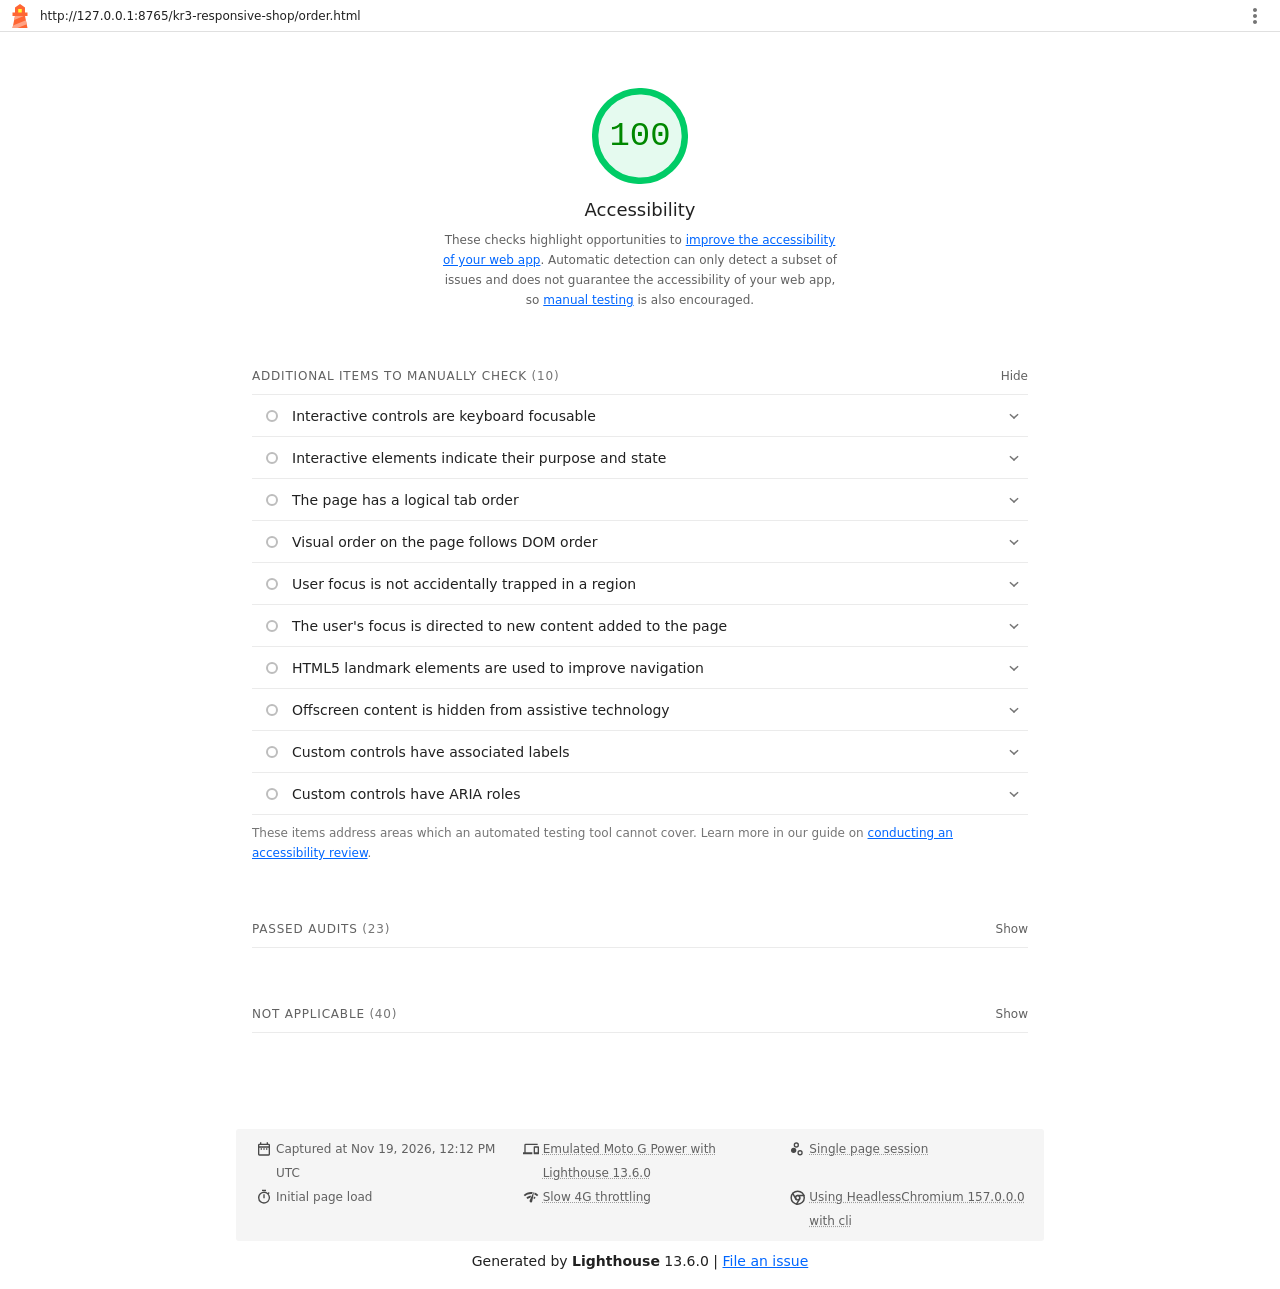
<file: lighthouse/order.report.html>
<!--
@license
Copyright 2018 Google LLC
SPDX-License-Identifier: Apache-2.0
-->
<!doctype html>
<html lang="en">
<head>
  <meta charset="utf-8">
  <meta name="viewport" content="width=device-width, initial-scale=1, minimum-scale=1">
  <link rel="icon" href='data:image/svg+xml;utf8,<svg fill="none" xmlns="http://www.w3.org/2000/svg" viewBox="0 0 48 48"><path d="m14 7 10-7 10 7v10h5v7h-5l5 24H9l5-24H9v-7h5V7Z" fill="%23F63"/><path d="M31.561 24H14l-1.689 8.105L31.561 24ZM18.983 48H9l1.022-4.907L35.723 32.27l1.663 7.98L18.983 48Z" fill="%23FFA385"/><path fill="%23FF3" d="M20.5 10h7v7h-7z"/></svg>'>
  <title>Lighthouse Report</title>
  <style>body {margin: 0}</style>
</head>
<body>
  <noscript>Lighthouse report requires JavaScript. Please enable.</noscript>

  <div id="lh-log"></div>

  <script>window.__LIGHTHOUSE_JSON__ = {"lighthouseVersion":"13.6.0","requestedUrl":"http://127.0.0.1:8765/kr3-responsive-shop/order.html","mainDocumentUrl":"http://127.0.0.1:8765/kr3-responsive-shop/order.html","finalDisplayedUrl":"http://127.0.0.1:8765/kr3-responsive-shop/order.html","finalUrl":"http://127.0.0.1:8765/kr3-responsive-shop/order.html","fetchTime":"2026-11-19T12:12:36.474Z","gatherMode":"navigation","runWarnings":[],"userAgent":"Mozilla/5.0 (Macintosh; Intel Mac OS X 10_15_7) AppleWebKit/537.36 (KHTML, like Gecko) HeadlessChrome/157.0.0.0 Safari/537.36","environment":{"networkUserAgent":"Mozilla/5.0 (Linux; Android 11; moto g power (2022)) AppleWebKit/537.36 (KHTML, like Gecko) Chrome/157.0.0.0 Mobile Safari/537.36","hostUserAgent":"Mozilla/5.0 (Macintosh; Intel Mac OS X 10_15_7) AppleWebKit/537.36 (KHTML, like Gecko) HeadlessChrome/157.0.0.0 Safari/537.36","benchmarkIndex":4212,"credits":{"axe-core":"4.14.0"}},"audits":{"accesskeys":{"id":"accesskeys","title":"`[accesskey]` values are unique","description":"Access keys let users quickly focus a part of the page. For proper navigation, each access key must be unique. [Learn more about access keys](https://dequeuniversity.com/rules/axe/4.14/accesskeys).","score":null,"scoreDisplayMode":"notApplicable"},"aria-allowed-attr":{"id":"aria-allowed-attr","title":"`[aria-*]` attributes match their roles","description":"Each ARIA `role` supports a specific subset of `aria-*` attributes. Mismatching these invalidates the `aria-*` attributes. [Learn how to match ARIA attributes to their roles](https://dequeuniversity.com/rules/axe/4.14/aria-allowed-attr).","score":1,"scoreDisplayMode":"binary","details":{"type":"table","headings":[{"key":"node","valueType":"node","subItemsHeading":{"key":"relatedNode","valueType":"node"},"label":"Failing Elements"}],"items":[]}},"aria-allowed-role":{"id":"aria-allowed-role","title":"Uses ARIA roles only on compatible elements","description":"Many HTML elements can only be assigned certain ARIA roles. Using ARIA roles where they are not allowed can interfere with the accessibility of the web page. [Learn more about ARIA roles](https://dequeuniversity.com/rules/axe/4.14/aria-allowed-role).","score":null,"scoreDisplayMode":"notApplicable"},"aria-command-name":{"id":"aria-command-name","title":"`button`, `link`, and `menuitem` elements have accessible names","description":"When an element doesn't have an accessible name, screen readers announce it with a generic name, making it unusable for users who rely on screen readers. [Learn how to make command elements more accessible](https://dequeuniversity.com/rules/axe/4.14/aria-command-name).","score":null,"scoreDisplayMode":"notApplicable"},"aria-conditional-attr":{"id":"aria-conditional-attr","title":"ARIA attributes are used as specified for the element's role","description":"Some ARIA attributes are only allowed on an element under certain conditions. [Learn more about conditional ARIA attributes](https://dequeuniversity.com/rules/axe/4.14/aria-conditional-attr).","score":1,"scoreDisplayMode":"binary","details":{"type":"table","headings":[{"key":"node","valueType":"node","subItemsHeading":{"key":"relatedNode","valueType":"node"},"label":"Failing Elements"}],"items":[]}},"aria-deprecated-role":{"id":"aria-deprecated-role","title":"Deprecated ARIA roles were not used","description":"Deprecated ARIA roles may not be processed correctly by assistive technology. [Learn more about deprecated ARIA roles](https://dequeuniversity.com/rules/axe/4.14/aria-deprecated-role).","score":null,"scoreDisplayMode":"notApplicable"},"aria-dialog-name":{"id":"aria-dialog-name","title":"Elements with `role=\"dialog\"` or `role=\"alertdialog\"` have accessible names.","description":"ARIA dialog elements without accessible names may prevent screen readers users from discerning the purpose of these elements. [Learn how to make ARIA dialog elements more accessible](https://dequeuniversity.com/rules/axe/4.14/aria-dialog-name).","score":null,"scoreDisplayMode":"notApplicable"},"aria-hidden-body":{"id":"aria-hidden-body","title":"`[aria-hidden=\"true\"]` is not present on the document `\u003cbody>`","description":"Assistive technologies, like screen readers, work inconsistently when `aria-hidden=\"true\"` is set on the document `\u003cbody>`. [Learn how `aria-hidden` affects the document body](https://dequeuniversity.com/rules/axe/4.14/aria-hidden-body).","score":1,"scoreDisplayMode":"binary","details":{"type":"table","headings":[{"key":"node","valueType":"node","subItemsHeading":{"key":"relatedNode","valueType":"node"},"label":"Failing Elements"}],"items":[]}},"aria-hidden-focus":{"id":"aria-hidden-focus","title":"`[aria-hidden=\"true\"]` elements do not contain focusable descendents","description":"Focusable descendents within an `[aria-hidden=\"true\"]` element prevent those interactive elements from being available to users of assistive technologies like screen readers. [Learn how `aria-hidden` affects focusable elements](https://dequeuniversity.com/rules/axe/4.14/aria-hidden-focus).","score":null,"scoreDisplayMode":"notApplicable"},"aria-input-field-name":{"id":"aria-input-field-name","title":"ARIA input fields have accessible names","description":"When an input field doesn't have an accessible name, screen readers announce it with a generic name, making it unusable for users who rely on screen readers. [Learn more about input field labels](https://dequeuniversity.com/rules/axe/4.14/aria-input-field-name).","score":null,"scoreDisplayMode":"notApplicable"},"aria-meter-name":{"id":"aria-meter-name","title":"ARIA `meter` elements have accessible names","description":"When a meter element doesn't have an accessible name, screen readers announce it with a generic name, making it unusable for users who rely on screen readers. [Learn how to name `meter` elements](https://dequeuniversity.com/rules/axe/4.14/aria-meter-name).","score":null,"scoreDisplayMode":"notApplicable"},"aria-progressbar-name":{"id":"aria-progressbar-name","title":"ARIA `progressbar` elements have accessible names","description":"When a `progressbar` element doesn't have an accessible name, screen readers announce it with a generic name, making it unusable for users who rely on screen readers. [Learn how to label `progressbar` elements](https://dequeuniversity.com/rules/axe/4.14/aria-progressbar-name).","score":null,"scoreDisplayMode":"notApplicable"},"aria-prohibited-attr":{"id":"aria-prohibited-attr","title":"Elements use only permitted ARIA attributes","description":"Using ARIA attributes in roles where they are prohibited can mean that important information is not communicated to users of assistive technologies. [Learn more about prohibited ARIA roles](https://dequeuniversity.com/rules/axe/4.14/aria-prohibited-attr).","score":1,"scoreDisplayMode":"binary","details":{"type":"table","headings":[{"key":"node","valueType":"node","subItemsHeading":{"key":"relatedNode","valueType":"node"},"label":"Failing Elements"}],"items":[]}},"aria-required-attr":{"id":"aria-required-attr","title":"`[role]`s have all required `[aria-*]` attributes","description":"Some ARIA roles have required attributes that describe the state of the element to screen readers. [Learn more about roles and required attributes](https://dequeuniversity.com/rules/axe/4.14/aria-required-attr).","score":null,"scoreDisplayMode":"notApplicable"},"aria-required-children":{"id":"aria-required-children","title":"Elements with an ARIA `[role]` that require children to contain a specific `[role]` have all required children.","description":"Some ARIA parent roles must contain specific child roles to perform their intended accessibility functions. [Learn more about roles and required children elements](https://dequeuniversity.com/rules/axe/4.14/aria-required-children).","score":null,"scoreDisplayMode":"notApplicable"},"aria-required-parent":{"id":"aria-required-parent","title":"`[role]`s are contained by their required parent element","description":"Some ARIA child roles must be contained by specific parent roles to properly perform their intended accessibility functions. [Learn more about ARIA roles and required parent element](https://dequeuniversity.com/rules/axe/4.14/aria-required-parent).","score":null,"scoreDisplayMode":"notApplicable"},"aria-roles":{"id":"aria-roles","title":"`[role]` values are valid","description":"ARIA roles must have valid values in order to perform their intended accessibility functions. [Learn more about valid ARIA roles](https://dequeuniversity.com/rules/axe/4.14/aria-roles).","score":null,"scoreDisplayMode":"notApplicable"},"aria-text":{"id":"aria-text","title":"Elements with the `role=text` attribute do not have focusable descendents.","description":"Adding `role=text` around a text node split by markup enables VoiceOver to treat it as one phrase, but the element's focusable descendents will not be announced. [Learn more about the `role=text` attribute](https://dequeuniversity.com/rules/axe/4.14/aria-text).","score":null,"scoreDisplayMode":"notApplicable"},"aria-toggle-field-name":{"id":"aria-toggle-field-name","title":"ARIA toggle fields have accessible names","description":"When a toggle field doesn't have an accessible name, screen readers announce it with a generic name, making it unusable for users who rely on screen readers. [Learn more about toggle fields](https://dequeuniversity.com/rules/axe/4.14/aria-toggle-field-name).","score":null,"scoreDisplayMode":"notApplicable"},"aria-tooltip-name":{"id":"aria-tooltip-name","title":"ARIA `tooltip` elements have accessible names","description":"When a tooltip element doesn't have an accessible name, screen readers announce it with a generic name, making it unusable for users who rely on screen readers. [Learn how to name `tooltip` elements](https://dequeuniversity.com/rules/axe/4.14/aria-tooltip-name).","score":null,"scoreDisplayMode":"notApplicable"},"aria-treeitem-name":{"id":"aria-treeitem-name","title":"ARIA `treeitem` elements have accessible names","description":"When a `treeitem` element doesn't have an accessible name, screen readers announce it with a generic name, making it unusable for users who rely on screen readers. [Learn more about labeling `treeitem` elements](https://dequeuniversity.com/rules/axe/4.14/aria-treeitem-name).","score":null,"scoreDisplayMode":"notApplicable"},"aria-valid-attr-value":{"id":"aria-valid-attr-value","title":"`[aria-*]` attributes have valid values","description":"Assistive technologies, like screen readers, can't interpret ARIA attributes with invalid values. [Learn more about valid values for ARIA attributes](https://dequeuniversity.com/rules/axe/4.14/aria-valid-attr-value).","score":1,"scoreDisplayMode":"binary","details":{"type":"table","headings":[{"key":"node","valueType":"node","subItemsHeading":{"key":"relatedNode","valueType":"node"},"label":"Failing Elements"}],"items":[]}},"aria-valid-attr":{"id":"aria-valid-attr","title":"`[aria-*]` attributes are valid and not misspelled","description":"Assistive technologies, like screen readers, can't interpret ARIA attributes with invalid names. [Learn more about valid ARIA attributes](https://dequeuniversity.com/rules/axe/4.14/aria-valid-attr).","score":1,"scoreDisplayMode":"binary","details":{"type":"table","headings":[{"key":"node","valueType":"node","subItemsHeading":{"key":"relatedNode","valueType":"node"},"label":"Failing Elements"}],"items":[]}},"button-name":{"id":"button-name","title":"Buttons have an accessible name","description":"When a button doesn't have an accessible name, screen readers announce it as \"button\", making it unusable for users who rely on screen readers. [Learn how to make buttons more accessible](https://dequeuniversity.com/rules/axe/4.14/button-name).","score":1,"scoreDisplayMode":"binary","details":{"type":"table","headings":[{"key":"node","valueType":"node","subItemsHeading":{"key":"relatedNode","valueType":"node"},"label":"Failing Elements"}],"items":[]}},"bypass":{"id":"bypass","title":"The page contains a heading, skip link, or landmark region","description":"Adding ways to bypass repetitive content lets keyboard users navigate the page more efficiently. [Learn more about bypass blocks](https://dequeuniversity.com/rules/axe/4.14/bypass).","score":null,"scoreDisplayMode":"notApplicable"},"color-contrast":{"id":"color-contrast","title":"Background and foreground colors have a sufficient contrast ratio","description":"Low-contrast text is difficult or impossible for many users to read. [Learn how to provide sufficient color contrast](https://dequeuniversity.com/rules/axe/4.14/color-contrast).","score":1,"scoreDisplayMode":"binary","details":{"type":"table","headings":[{"key":"node","valueType":"node","subItemsHeading":{"key":"relatedNode","valueType":"node"},"label":"Failing Elements"}],"items":[]}},"definition-list":{"id":"definition-list","title":"`\u003cdl>`'s contain only properly-ordered `\u003cdt>` and `\u003cdd>` groups, `\u003cscript>`, `\u003ctemplate>` or `\u003cdiv>` elements.","description":"When definition lists are not properly marked up, screen readers may produce confusing or inaccurate output. [Learn how to structure definition lists correctly](https://dequeuniversity.com/rules/axe/4.14/definition-list).","score":null,"scoreDisplayMode":"notApplicable"},"dlitem":{"id":"dlitem","title":"Definition list items are wrapped in `\u003cdl>` elements","description":"Definition list items (`\u003cdt>` and `\u003cdd>`) must be wrapped in a parent `\u003cdl>` element to ensure that screen readers can properly announce them. [Learn how to structure definition lists correctly](https://dequeuniversity.com/rules/axe/4.14/dlitem).","score":null,"scoreDisplayMode":"notApplicable"},"document-title":{"id":"document-title","title":"Document has a `\u003ctitle>` element","description":"The title gives screen reader users an overview of the page, and search engine users rely on it heavily to determine if a page is relevant to their search. [Learn more about document titles](https://dequeuniversity.com/rules/axe/4.14/document-title).","score":1,"scoreDisplayMode":"binary","details":{"type":"table","headings":[{"key":"node","valueType":"node","subItemsHeading":{"key":"relatedNode","valueType":"node"},"label":"Failing Elements"}],"items":[]}},"duplicate-id-aria":{"id":"duplicate-id-aria","title":"ARIA IDs are unique","description":"The value of an ARIA ID must be unique to prevent other instances from being overlooked by assistive technologies. [Learn how to fix duplicate ARIA IDs](https://dequeuniversity.com/rules/axe/4.14/duplicate-id-aria).","score":null,"scoreDisplayMode":"notApplicable"},"empty-heading":{"id":"empty-heading","title":"All heading elements contain content.","description":"A heading with no content or inaccessible text prevent screen reader users from accessing information on the page's structure. [Learn more about headings](https://dequeuniversity.com/rules/axe/4.14/empty-heading).","score":null,"scoreDisplayMode":"notApplicable"},"form-field-multiple-labels":{"id":"form-field-multiple-labels","title":"No form fields have multiple labels","description":"Form fields with multiple labels can be confusingly announced by assistive technologies like screen readers which use either the first, the last, or all of the labels. [Learn how to use form labels](https://dequeuniversity.com/rules/axe/4.14/form-field-multiple-labels).","score":null,"scoreDisplayMode":"notApplicable"},"frame-title":{"id":"frame-title","title":"`\u003cframe>` or `\u003ciframe>` elements have a title","description":"Screen reader users rely on frame titles to describe the contents of frames. [Learn more about frame titles](https://dequeuniversity.com/rules/axe/4.14/frame-title).","score":null,"scoreDisplayMode":"notApplicable"},"heading-order":{"id":"heading-order","title":"Heading elements appear in a sequentially-descending order","description":"Properly ordered headings that do not skip levels convey the semantic structure of the page, making it easier to navigate and understand when using assistive technologies. [Learn more about heading order](https://dequeuniversity.com/rules/axe/4.14/heading-order).","score":1,"scoreDisplayMode":"binary","details":{"type":"table","headings":[{"key":"node","valueType":"node","subItemsHeading":{"key":"relatedNode","valueType":"node"},"label":"Failing Elements"}],"items":[]}},"html-has-lang":{"id":"html-has-lang","title":"`\u003chtml>` element has a `[lang]` attribute","description":"If a page doesn't specify a `lang` attribute, a screen reader assumes that the page is in the default language that the user chose when setting up the screen reader. If the page isn't actually in the default language, then the screen reader might not announce the page's text correctly. [Learn more about the `lang` attribute](https://dequeuniversity.com/rules/axe/4.14/html-has-lang).","score":1,"scoreDisplayMode":"binary","details":{"type":"table","headings":[{"key":"node","valueType":"node","subItemsHeading":{"key":"relatedNode","valueType":"node"},"label":"Failing Elements"}],"items":[]}},"html-lang-valid":{"id":"html-lang-valid","title":"`\u003chtml>` element has a valid value for its `[lang]` attribute","description":"Specifying a valid [BCP 47 language](https://www.w3.org/International/questions/qa-choosing-language-tags#question) helps screen readers announce text properly. [Learn how to use the `lang` attribute](https://dequeuniversity.com/rules/axe/4.14/html-lang-valid).","score":1,"scoreDisplayMode":"binary","details":{"type":"table","headings":[{"key":"node","valueType":"node","subItemsHeading":{"key":"relatedNode","valueType":"node"},"label":"Failing Elements"}],"items":[]}},"html-xml-lang-mismatch":{"id":"html-xml-lang-mismatch","title":"`\u003chtml>` element has an `[xml:lang]` attribute with the same base language as the `[lang]` attribute.","description":"If the webpage does not specify a consistent language, then the screen reader might not announce the page's text correctly. [Learn more about the `lang` attribute](https://dequeuniversity.com/rules/axe/4.14/html-xml-lang-mismatch).","score":null,"scoreDisplayMode":"notApplicable"},"identical-links-same-purpose":{"id":"identical-links-same-purpose","title":"Identical links have the same purpose.","description":"Links with the same destination should have the same description, to help users understand the link's purpose and decide whether to follow it. [Learn more about identical links](https://dequeuniversity.com/rules/axe/4.14/identical-links-same-purpose).","score":null,"scoreDisplayMode":"notApplicable"},"image-alt":{"id":"image-alt","title":"Image elements have `[alt]` attributes","description":"Informative elements should aim for short, descriptive alternate text. Decorative elements can be ignored with an empty alt attribute. [Learn more about the `alt` attribute](https://dequeuniversity.com/rules/axe/4.14/image-alt).","score":null,"scoreDisplayMode":"notApplicable"},"image-redundant-alt":{"id":"image-redundant-alt","title":"Image elements do not have `[alt]` attributes that are redundant text.","description":"Informative elements should aim for short, descriptive alternative text. Alternative text that is exactly the same as the text adjacent to the link or image is potentially confusing for screen reader users, because the text will be read twice. [Learn more about the `alt` attribute](https://dequeuniversity.com/rules/axe/4.14/image-redundant-alt).","score":null,"scoreDisplayMode":"notApplicable"},"input-button-name":{"id":"input-button-name","title":"Input buttons have discernible text.","description":"Adding discernable and accessible text to input buttons may help screen reader users understand the purpose of the input button. [Learn more about input buttons](https://dequeuniversity.com/rules/axe/4.14/input-button-name).","score":null,"scoreDisplayMode":"notApplicable"},"input-image-alt":{"id":"input-image-alt","title":"`\u003cinput type=\"image\">` elements have `[alt]` text","description":"When an image is being used as an `\u003cinput>` button, providing alternative text can help screen reader users understand the purpose of the button. [Learn about input image alt text](https://dequeuniversity.com/rules/axe/4.14/input-image-alt).","score":null,"scoreDisplayMode":"notApplicable"},"label-content-name-mismatch":{"id":"label-content-name-mismatch","title":"Elements with visible text labels have matching accessible names.","description":"Visible text labels that do not match the accessible name can result in a confusing experience for screen reader users. [Learn more about accessible names](https://dequeuniversity.com/rules/axe/4.14/label-content-name-mismatch).","score":null,"scoreDisplayMode":"notApplicable"},"label":{"id":"label","title":"Form elements have associated labels","description":"Labels ensure that form controls are announced properly by assistive technologies, like screen readers. [Learn more about form element labels](https://dequeuniversity.com/rules/axe/4.14/label).","score":1,"scoreDisplayMode":"binary","details":{"type":"table","headings":[{"key":"node","valueType":"node","subItemsHeading":{"key":"relatedNode","valueType":"node"},"label":"Failing Elements"}],"items":[]}},"landmark-one-main":{"id":"landmark-one-main","title":"Document has a main landmark.","description":"One main landmark helps screen reader users navigate a web page. [Learn more about landmarks](https://dequeuniversity.com/rules/axe/4.14/landmark-one-main).","score":1,"scoreDisplayMode":"binary","details":{"type":"table","headings":[{"key":"node","valueType":"node","subItemsHeading":{"key":"relatedNode","valueType":"node"},"label":"Failing Elements"}],"items":[]}},"link-name":{"id":"link-name","title":"Links have a discernible name","description":"Link text (and alternate text for images, when used as links) that is discernible, unique, and focusable improves the navigation experience for screen reader users. [Learn how to make links accessible](https://dequeuniversity.com/rules/axe/4.14/link-name).","score":1,"scoreDisplayMode":"binary","details":{"type":"table","headings":[{"key":"node","valueType":"node","subItemsHeading":{"key":"relatedNode","valueType":"node"},"label":"Failing Elements"}],"items":[]}},"link-in-text-block":{"id":"link-in-text-block","title":"Links are distinguishable without relying on color.","description":"Low-contrast text is difficult or impossible for many users to read. Link text that is discernible improves the experience for users with low vision. [Learn how to make links distinguishable](https://dequeuniversity.com/rules/axe/4.14/link-in-text-block).","score":null,"scoreDisplayMode":"notApplicable"},"list":{"id":"list","title":"Lists contain only `\u003cli>` elements and script supporting elements (`\u003cscript>` and `\u003ctemplate>`).","description":"Screen readers have a specific way of announcing lists. Ensuring proper list structure aids screen reader output. [Learn more about proper list structure](https://dequeuniversity.com/rules/axe/4.14/list).","score":1,"scoreDisplayMode":"binary","details":{"type":"table","headings":[{"key":"node","valueType":"node","subItemsHeading":{"key":"relatedNode","valueType":"node"},"label":"Failing Elements"}],"items":[]}},"listitem":{"id":"listitem","title":"List items (`\u003cli>`) are contained within `\u003cul>`, `\u003col>` or `\u003cmenu>` parent elements","description":"Screen readers require list items (`\u003cli>`) to be contained within a parent `\u003cul>`, `\u003col>` or `\u003cmenu>` to be announced properly. [Learn more about proper list structure](https://dequeuniversity.com/rules/axe/4.14/listitem).","score":1,"scoreDisplayMode":"binary","details":{"type":"table","headings":[{"key":"node","valueType":"node","subItemsHeading":{"key":"relatedNode","valueType":"node"},"label":"Failing Elements"}],"items":[]}},"meta-refresh":{"id":"meta-refresh","title":"The document does not use `\u003cmeta http-equiv=\"refresh\">`","description":"Users do not expect a page to refresh automatically, and doing so will move focus back to the top of the page. This may create a frustrating or confusing experience. [Learn more about the refresh meta tag](https://dequeuniversity.com/rules/axe/4.14/meta-refresh).","score":null,"scoreDisplayMode":"notApplicable"},"meta-viewport":{"id":"meta-viewport","title":"`[user-scalable=\"no\"]` is not used in the `\u003cmeta name=\"viewport\">` element and the `[maximum-scale]` attribute is not less than 5.","description":"Disabling zooming is problematic for users with low vision who rely on screen magnification to properly see the contents of a web page. [Learn more about the viewport meta tag](https://dequeuniversity.com/rules/axe/4.14/meta-viewport).","score":1,"scoreDisplayMode":"binary","details":{"type":"table","headings":[{"key":"node","valueType":"node","subItemsHeading":{"key":"relatedNode","valueType":"node"},"label":"Failing Elements"}],"items":[]}},"object-alt":{"id":"object-alt","title":"`\u003cobject>` elements have alternate text","description":"Screen readers cannot translate non-text content. Adding alternate text to `\u003cobject>` elements helps screen readers convey meaning to users. [Learn more about alt text for `object` elements](https://dequeuniversity.com/rules/axe/4.14/object-alt).","score":null,"scoreDisplayMode":"notApplicable"},"select-name":{"id":"select-name","title":"Select elements have associated label elements.","description":"Form elements without effective labels can create frustrating experiences for screen reader users. [Learn more about the `select` element](https://dequeuniversity.com/rules/axe/4.14/select-name).","score":1,"scoreDisplayMode":"binary","details":{"type":"table","headings":[{"key":"node","valueType":"node","subItemsHeading":{"key":"relatedNode","valueType":"node"},"label":"Failing Elements"}],"items":[]}},"skip-link":{"id":"skip-link","title":"Skip links are focusable.","description":"Including a skip link can help users skip to the main content to save time. [Learn more about skip links](https://dequeuniversity.com/rules/axe/4.14/skip-link).","score":1,"scoreDisplayMode":"binary","details":{"type":"table","headings":[{"key":"node","valueType":"node","subItemsHeading":{"key":"relatedNode","valueType":"node"},"label":"Failing Elements"}],"items":[]}},"tabindex":{"id":"tabindex","title":"No element has a `[tabindex]` value greater than 0","description":"A value greater than 0 implies an explicit navigation ordering. Although technically valid, this often creates frustrating experiences for users who rely on assistive technologies. [Learn more about the `tabindex` attribute](https://dequeuniversity.com/rules/axe/4.14/tabindex).","score":1,"scoreDisplayMode":"binary","details":{"type":"table","headings":[{"key":"node","valueType":"node","subItemsHeading":{"key":"relatedNode","valueType":"node"},"label":"Failing Elements"}],"items":[]}},"table-duplicate-name":{"id":"table-duplicate-name","title":"Tables have different content in the summary attribute and `\u003ccaption>`.","description":"The summary attribute should describe the table structure, while `\u003ccaption>` should have the onscreen title. Accurate table mark-up helps users of screen readers. [Learn more about summary and caption](https://dequeuniversity.com/rules/axe/4.14/table-duplicate-name).","score":null,"scoreDisplayMode":"notApplicable"},"table-fake-caption":{"id":"table-fake-caption","title":"Tables use `\u003ccaption>` instead of cells with the `[colspan]` attribute to indicate a caption.","description":"Screen readers have features to make navigating tables easier. Ensuring that tables use the actual caption element instead of cells with the `[colspan]` attribute may improve the experience for screen reader users. [Learn more about captions](https://dequeuniversity.com/rules/axe/4.14/table-fake-caption).","score":null,"scoreDisplayMode":"notApplicable"},"target-size":{"id":"target-size","title":"Touch targets have sufficient size and spacing.","description":"Touch targets with sufficient size and spacing help users who may have difficulty targeting small controls to activate the targets. [Learn more about touch targets](https://dequeuniversity.com/rules/axe/4.14/target-size).","score":1,"scoreDisplayMode":"binary","details":{"type":"table","headings":[{"key":"node","valueType":"node","subItemsHeading":{"key":"relatedNode","valueType":"node"},"label":"Failing Elements"}],"items":[]}},"td-has-header":{"id":"td-has-header","title":"`\u003ctd>` elements in a large `\u003ctable>` have one or more table headers.","description":"Screen readers have features to make navigating tables easier. Ensuring that `\u003ctd>` elements in a large table (3 or more cells in width and height) have an associated table header may improve the experience for screen reader users. [Learn more about table headers](https://dequeuniversity.com/rules/axe/4.14/td-has-header).","score":null,"scoreDisplayMode":"notApplicable"},"td-headers-attr":{"id":"td-headers-attr","title":"Cells in a `\u003ctable>` element that use the `[headers]` attribute refer to table cells within the same table.","description":"Screen readers have features to make navigating tables easier. Ensuring `\u003ctd>` cells using the `[headers]` attribute only refer to other cells in the same table may improve the experience for screen reader users. [Learn more about the `headers` attribute](https://dequeuniversity.com/rules/axe/4.14/td-headers-attr).","score":null,"scoreDisplayMode":"notApplicable"},"th-has-data-cells":{"id":"th-has-data-cells","title":"`\u003cth>` elements and elements with `[role=\"columnheader\"/\"rowheader\"]` have data cells they describe.","description":"Screen readers have features to make navigating tables easier. Ensuring table headers always refer to some set of cells may improve the experience for screen reader users. [Learn more about table headers](https://dequeuniversity.com/rules/axe/4.14/th-has-data-cells).","score":null,"scoreDisplayMode":"notApplicable"},"valid-lang":{"id":"valid-lang","title":"`[lang]` attributes have a valid value","description":"Specifying a valid [BCP 47 language](https://www.w3.org/International/questions/qa-choosing-language-tags#question) on elements helps ensure that text is pronounced correctly by a screen reader. [Learn how to use the `lang` attribute](https://dequeuniversity.com/rules/axe/4.14/valid-lang).","score":null,"scoreDisplayMode":"notApplicable"},"video-caption":{"id":"video-caption","title":"`\u003cvideo>` elements contain a `\u003ctrack>` element with `[kind=\"captions\"]`","description":"When a video provides a caption it is easier for deaf and hearing impaired users to access its information. [Learn more about video captions](https://dequeuniversity.com/rules/axe/4.14/video-caption).","score":null,"scoreDisplayMode":"notApplicable"},"custom-controls-labels":{"id":"custom-controls-labels","title":"Custom controls have associated labels","description":"Custom interactive controls have associated labels, provided by aria-label or aria-labelledby. [Learn more about custom controls and labels](https://developer.chrome.com/docs/lighthouse/accessibility/custom-controls-labels/).","score":null,"scoreDisplayMode":"manual"},"custom-controls-roles":{"id":"custom-controls-roles","title":"Custom controls have ARIA roles","description":"Custom interactive controls have appropriate ARIA roles. [Learn how to add roles to custom controls](https://developer.chrome.com/docs/lighthouse/accessibility/custom-control-roles/).","score":null,"scoreDisplayMode":"manual"},"focus-traps":{"id":"focus-traps","title":"User focus is not accidentally trapped in a region","description":"A user can tab into and out of any control or region without accidentally trapping their focus. [Learn how to avoid focus traps](https://developer.chrome.com/docs/lighthouse/accessibility/focus-traps/).","score":null,"scoreDisplayMode":"manual"},"focusable-controls":{"id":"focusable-controls","title":"Interactive controls are keyboard focusable","description":"Custom interactive controls are keyboard focusable and display a focus indicator. [Learn how to make custom controls focusable](https://developer.chrome.com/docs/lighthouse/accessibility/focusable-controls/).","score":null,"scoreDisplayMode":"manual"},"interactive-element-affordance":{"id":"interactive-element-affordance","title":"Interactive elements indicate their purpose and state","description":"Interactive elements, such as links and buttons, should indicate their state and be distinguishable from non-interactive elements. [Learn how to decorate interactive elements with affordance hints](https://developer.chrome.com/docs/lighthouse/accessibility/interactive-element-affordance/).","score":null,"scoreDisplayMode":"manual"},"logical-tab-order":{"id":"logical-tab-order","title":"The page has a logical tab order","description":"Tabbing through the page follows the visual layout. Users cannot focus elements that are offscreen. [Learn more about logical tab ordering](https://developer.chrome.com/docs/lighthouse/accessibility/logical-tab-order/).","score":null,"scoreDisplayMode":"manual"},"managed-focus":{"id":"managed-focus","title":"The user's focus is directed to new content added to the page","description":"If new content, such as a dialog, is added to the page, the user's focus is directed to it. [Learn how to direct focus to new content](https://developer.chrome.com/docs/lighthouse/accessibility/managed-focus/).","score":null,"scoreDisplayMode":"manual"},"offscreen-content-hidden":{"id":"offscreen-content-hidden","title":"Offscreen content is hidden from assistive technology","description":"Offscreen content is hidden with display: none or aria-hidden=true. [Learn how to properly hide offscreen content](https://developer.chrome.com/docs/lighthouse/accessibility/offscreen-content-hidden/).","score":null,"scoreDisplayMode":"manual"},"use-landmarks":{"id":"use-landmarks","title":"HTML5 landmark elements are used to improve navigation","description":"Landmark elements (`\u003cmain>`, `\u003cnav>`, etc.) are used to improve the keyboard navigation of the page for assistive technology. [Learn more about landmark elements](https://developer.chrome.com/docs/lighthouse/accessibility/use-landmarks/).","score":null,"scoreDisplayMode":"manual"},"visual-order-follows-dom":{"id":"visual-order-follows-dom","title":"Visual order on the page follows DOM order","description":"DOM order matches the visual order, improving navigation for assistive technology. [Learn more about DOM and visual ordering](https://developer.chrome.com/docs/lighthouse/accessibility/visual-order-follows-dom/).","score":null,"scoreDisplayMode":"manual"},"autocomplete-valid":{"id":"autocomplete-valid","title":"`autocomplete` attributes are used correctly","description":"The `autocomplete` attribute values must be valid and correctly applied for screen readers to function correctly. [Learn more about valid autocomplete values](https://dequeuniversity.com/rules/axe/4.14/autocomplete-valid).","score":1,"scoreDisplayMode":"binary","details":{"type":"table","headings":[{"key":"node","valueType":"node","subItemsHeading":{"key":"relatedNode","valueType":"node"},"label":"Failing Elements"}],"items":[]}},"presentation-role-conflict":{"id":"presentation-role-conflict","title":"Elements with `role=\"none\"` or `role=\"presentation\"` do not have conflicts","description":"There are certain cases where the semantic role of an element with `role=\"none\"` or `role=\"presentation\"` does not resolve to none or presentation. To ensure the element remains removed from the accessibility tree, you should not add any global ARIA attributes to the element or make it focusable. [Learn more about presentation role conflict](https://dequeuniversity.com/rules/axe/4.14/presentation-role-conflict).","score":null,"scoreDisplayMode":"notApplicable"},"svg-img-alt":{"id":"svg-img-alt","title":"SVG elements with an `img` role have an accessible text alternative","description":"Ensures SVG elements with an `img`, `graphics-document` or `graphics-symbol` role have an accessible text alternative. [Learn more about SVG alt text](https://dequeuniversity.com/rules/axe/4.14/svg-img-alt).","score":null,"scoreDisplayMode":"notApplicable"}},"configSettings":{"output":["html","json"],"maxWaitForFcp":30000,"maxWaitForLoad":45000,"pauseAfterFcpMs":1000,"pauseAfterLoadMs":1000,"networkQuietThresholdMs":1000,"cpuQuietThresholdMs":1000,"formFactor":"mobile","throttling":{"rttMs":150,"throughputKbps":1638.4,"requestLatencyMs":562.5,"downloadThroughputKbps":1474.5600000000002,"uploadThroughputKbps":675,"cpuSlowdownMultiplier":4},"throttlingMethod":"simulate","screenEmulation":{"mobile":true,"width":412,"height":823,"deviceScaleFactor":1.75,"disabled":false},"emulatedUserAgent":"Mozilla/5.0 (Linux; Android 11; moto g power (2022)) AppleWebKit/537.36 (KHTML, like Gecko) Chrome/136.0.0.0 Mobile Safari/537.36","auditMode":false,"gatherMode":false,"clearStorageTypes":["file_systems","shader_cache","service_workers","cache_storage"],"disableStorageReset":false,"debugNavigation":false,"channel":"cli","usePassiveGathering":false,"disableFullPageScreenshot":false,"skipAboutBlank":false,"blankPage":"about:blank","ignoreStatusCode":false,"locale":"en-US","blockedUrlPatterns":null,"additionalTraceCategories":null,"extraHeaders":null,"precomputedLanternData":null,"onlyAudits":null,"onlyCategories":["accessibility"],"skipAudits":null},"categories":{"accessibility":{"title":"Accessibility","description":"These checks highlight opportunities to [improve the accessibility of your web app](https://developer.chrome.com/docs/lighthouse/accessibility/). Automatic detection can only detect a subset of issues and does not guarantee the accessibility of your web app, so [manual testing](https://web.dev/articles/how-to-review) is also encouraged.","manualDescription":"These items address areas which an automated testing tool cannot cover. Learn more in our guide on [conducting an accessibility review](https://web.dev/articles/how-to-review).","supportedModes":["navigation","snapshot"],"auditRefs":[{"id":"accesskeys","weight":0,"group":"a11y-navigation"},{"id":"aria-allowed-attr","weight":10,"group":"a11y-aria"},{"id":"aria-command-name","weight":0,"group":"a11y-aria"},{"id":"aria-conditional-attr","weight":7,"group":"a11y-aria"},{"id":"aria-deprecated-role","weight":0,"group":"a11y-aria"},{"id":"aria-dialog-name","weight":0,"group":"a11y-aria"},{"id":"aria-hidden-body","weight":10,"group":"a11y-aria"},{"id":"aria-hidden-focus","weight":0,"group":"a11y-aria"},{"id":"aria-input-field-name","weight":0,"group":"a11y-aria"},{"id":"aria-meter-name","weight":0,"group":"a11y-aria"},{"id":"aria-progressbar-name","weight":0,"group":"a11y-aria"},{"id":"aria-prohibited-attr","weight":7,"group":"a11y-aria"},{"id":"aria-required-attr","weight":0,"group":"a11y-aria"},{"id":"aria-required-children","weight":0,"group":"a11y-aria"},{"id":"aria-required-parent","weight":0,"group":"a11y-aria"},{"id":"aria-roles","weight":0,"group":"a11y-aria"},{"id":"aria-text","weight":0,"group":"a11y-aria"},{"id":"aria-toggle-field-name","weight":0,"group":"a11y-aria"},{"id":"aria-tooltip-name","weight":0,"group":"a11y-aria"},{"id":"aria-treeitem-name","weight":0,"group":"a11y-aria"},{"id":"aria-valid-attr-value","weight":10,"group":"a11y-aria"},{"id":"aria-valid-attr","weight":10,"group":"a11y-aria"},{"id":"button-name","weight":10,"group":"a11y-names-labels"},{"id":"bypass","weight":0,"group":"a11y-navigation"},{"id":"color-contrast","weight":7,"group":"a11y-color-contrast"},{"id":"definition-list","weight":0,"group":"a11y-tables-lists"},{"id":"dlitem","weight":0,"group":"a11y-tables-lists"},{"id":"document-title","weight":7,"group":"a11y-names-labels"},{"id":"duplicate-id-aria","weight":0,"group":"a11y-aria"},{"id":"form-field-multiple-labels","weight":0,"group":"a11y-names-labels"},{"id":"frame-title","weight":0,"group":"a11y-names-labels"},{"id":"heading-order","weight":3,"group":"a11y-navigation"},{"id":"html-has-lang","weight":7,"group":"a11y-language"},{"id":"html-lang-valid","weight":7,"group":"a11y-language"},{"id":"html-xml-lang-mismatch","weight":0,"group":"a11y-language"},{"id":"image-alt","weight":0,"group":"a11y-names-labels"},{"id":"input-button-name","weight":0,"group":"a11y-names-labels"},{"id":"input-image-alt","weight":0,"group":"a11y-names-labels"},{"id":"label","weight":10,"group":"a11y-names-labels"},{"id":"link-in-text-block","weight":0,"group":"a11y-color-contrast"},{"id":"link-name","weight":7,"group":"a11y-names-labels"},{"id":"list","weight":7,"group":"a11y-tables-lists"},{"id":"listitem","weight":7,"group":"a11y-tables-lists"},{"id":"meta-refresh","weight":0,"group":"a11y-best-practices"},{"id":"meta-viewport","weight":10,"group":"a11y-best-practices"},{"id":"object-alt","weight":0,"group":"a11y-names-labels"},{"id":"select-name","weight":10,"group":"a11y-names-labels"},{"id":"skip-link","weight":3,"group":"a11y-names-labels"},{"id":"tabindex","weight":7,"group":"a11y-navigation"},{"id":"target-size","weight":7,"group":"a11y-best-practices"},{"id":"td-headers-attr","weight":0,"group":"a11y-tables-lists"},{"id":"th-has-data-cells","weight":0,"group":"a11y-tables-lists"},{"id":"valid-lang","weight":0,"group":"a11y-language"},{"id":"video-caption","weight":0,"group":"a11y-audio-video"},{"id":"landmark-one-main","weight":3,"group":"a11y-best-practices"},{"id":"autocomplete-valid","weight":1,"group":"a11y-best-practices"},{"id":"presentation-role-conflict","weight":0,"group":"a11y-best-practices"},{"id":"svg-img-alt","weight":0,"group":"a11y-best-practices"},{"id":"focusable-controls","weight":0},{"id":"interactive-element-affordance","weight":0},{"id":"logical-tab-order","weight":0},{"id":"visual-order-follows-dom","weight":0},{"id":"focus-traps","weight":0},{"id":"managed-focus","weight":0},{"id":"use-landmarks","weight":0},{"id":"offscreen-content-hidden","weight":0},{"id":"custom-controls-labels","weight":0},{"id":"custom-controls-roles","weight":0},{"id":"table-duplicate-name","weight":0,"group":"a11y-best-practices"},{"id":"empty-heading","weight":0,"group":"a11y-best-practices"},{"id":"aria-allowed-role","weight":0,"group":"a11y-best-practices"},{"id":"image-redundant-alt","weight":0,"group":"a11y-names-labels"},{"id":"identical-links-same-purpose","weight":0,"group":"a11y-best-practices"},{"id":"label-content-name-mismatch","weight":0,"group":"hidden"},{"id":"table-fake-caption","weight":0,"group":"hidden"},{"id":"td-has-header","weight":0,"group":"hidden"}],"id":"accessibility","score":1}},"categoryGroups":{"metrics":{"title":"Metrics"},"insights":{"title":"Insights","description":"These insights are also available in the Chrome DevTools Performance Panel - [record a trace](https://developer.chrome.com/docs/devtools/performance/reference) to view more detailed information."},"diagnostics":{"title":"Diagnostics","description":"More information about the performance of your application. These numbers don't [directly affect](https://developer.chrome.com/docs/lighthouse/performance/performance-scoring/) the Performance score."},"a11y-best-practices":{"title":"Best practices","description":"These items highlight common accessibility best practices."},"a11y-color-contrast":{"title":"Contrast","description":"These are opportunities to improve the legibility of your content."},"a11y-names-labels":{"title":"Names and labels","description":"These are opportunities to improve the semantics of the controls in your application. This may enhance the experience for users of assistive technology, like a screen reader."},"a11y-navigation":{"title":"Navigation","description":"These are opportunities to improve keyboard navigation in your application."},"a11y-aria":{"title":"ARIA","description":"These are opportunities to improve the usage of ARIA in your application which may enhance the experience for users of assistive technology, like a screen reader."},"a11y-language":{"title":"Internationalization and localization","description":"These are opportunities to improve the interpretation of your content by users in different locales."},"a11y-audio-video":{"title":"Audio and video","description":"These are opportunities to provide alternative content for audio and video. This may improve the experience for users with hearing or vision impairments."},"a11y-tables-lists":{"title":"Tables and lists","description":"These are opportunities to improve the experience of reading tabular or list data using assistive technology, like a screen reader."},"seo-mobile":{"title":"Mobile Friendly","description":"Make sure your pages are mobile friendly so users don’t have to pinch or zoom in order to read the content pages. [Learn how to make pages mobile-friendly](https://developers.google.com/search/mobile-sites/)."},"seo-content":{"title":"Content Best Practices","description":"Format your HTML in a way that enables crawlers to better understand your app’s content."},"seo-crawl":{"title":"Crawling and Indexing","description":"To appear in search results, crawlers need access to your app."},"best-practices-trust-safety":{"title":"Trust and Safety"},"best-practices-ux":{"title":"User Experience"},"best-practices-browser-compat":{"title":"Browser Compatibility"},"best-practices-general":{"title":"General"},"webmcp":{"title":"WebMCP","description":"Audits validating WebMCP integration."},"agent-accessibility":{"title":"Agent Accessibility","description":"These audits highlight best practices for improving the accessibility of the website for AI agents."},"agent-discoverability":{"title":"Agent Discoverability","description":"These audits validate that websites expose discoverable resources, documentation, and catalogs for AI agents."},"hidden":{"title":""}},"stackPacks":[],"entities":[{"name":"127.0.0.1","origins":["http://127.0.0.1:8765"],"isFirstParty":true,"isUnrecognized":true}],"fullPageScreenshot":{"screenshot":{"data":"[data-uri]","width":412,"height":1827},"nodes":{}},"timing":{"entries":[{"startTime":162.82,"name":"lh:config","duration":116.75,"entryType":"measure"},{"startTime":163.27,"name":"lh:config:resolveArtifactsToDefns","duration":7.76,"entryType":"measure"},{"startTime":279.63,"name":"lh:runner:gather","duration":4666.73,"entryType":"measure"},{"startTime":312.36,"name":"lh:driver:connect","duration":3.64,"entryType":"measure"},{"startTime":316.1,"name":"lh:driver:navigate","duration":3.91,"entryType":"measure"},{"startTime":320.26,"name":"lh:gather:getBenchmarkIndex","duration":1002.3,"entryType":"measure"},{"startTime":1322.67,"name":"lh:gather:getVersion","duration":0.41,"entryType":"measure"},{"startTime":1323.11,"name":"lh:gather:getDevicePixelRatio","duration":0.47,"entryType":"measure"},{"startTime":1324.2,"name":"lh:prepare:navigationMode","duration":14.48,"entryType":"measure"},{"startTime":1324.51,"name":"lh:gather:getVersion","duration":0.2,"entryType":"measure"},{"startTime":1330.74,"name":"lh:storage:clearDataForOrigin","duration":3.17,"entryType":"measure"},{"startTime":1333.94,"name":"lh:storage:clearBrowserCaches","duration":4.16,"entryType":"measure"},{"startTime":1338.34,"name":"lh:gather:prepareThrottlingAndNetwork","duration":0.34,"entryType":"measure"},{"startTime":1341.39,"name":"lh:driver:navigate","duration":2371.49,"entryType":"measure"},{"startTime":3716.17,"name":"lh:computed:NetworkRecords","duration":1.12,"entryType":"measure"},{"startTime":3717.8,"name":"lh:gather:getArtifact:DevtoolsLog","duration":0.03,"entryType":"measure"},{"startTime":3717.84,"name":"lh:gather:getArtifact:Accessibility","duration":102.63,"entryType":"measure"},{"startTime":3820.57,"name":"lh:gather:getArtifact:NetworkUserAgent","duration":0.03,"entryType":"measure"},{"startTime":3820.61,"name":"lh:gather:getArtifact:Stacks","duration":4.34,"entryType":"measure"},{"startTime":3820.68,"name":"lh:gather:collectStacks","duration":4.26,"entryType":"measure"},{"startTime":3824.95,"name":"lh:gather:getArtifact:FullPageScreenshot","duration":1112.6,"entryType":"measure"},{"startTime":4935.56,"name":"lh:gather:getVersion","duration":0.41,"entryType":"measure"},{"startTime":4946.58,"name":"lh:runner:audit","duration":64.68,"entryType":"measure"},{"startTime":4946.65,"name":"lh:runner:auditing","duration":64.39,"entryType":"measure"},{"startTime":4947.23,"name":"lh:audit:accesskeys","duration":0.45,"entryType":"measure"},{"startTime":4947.85,"name":"lh:audit:aria-allowed-attr","duration":1.27,"entryType":"measure"},{"startTime":4949.22,"name":"lh:audit:aria-allowed-role","duration":1.71,"entryType":"measure"},{"startTime":4951.13,"name":"lh:audit:aria-command-name","duration":0.33,"entryType":"measure"},{"startTime":4951.55,"name":"lh:audit:aria-conditional-attr","duration":1.08,"entryType":"measure"},{"startTime":4952.7,"name":"lh:audit:aria-deprecated-role","duration":0.28,"entryType":"measure"},{"startTime":4953.07,"name":"lh:audit:aria-dialog-name","duration":0.32,"entryType":"measure"},{"startTime":4953.46,"name":"lh:audit:aria-hidden-body","duration":1,"entryType":"measure"},{"startTime":4954.54,"name":"lh:audit:aria-hidden-focus","duration":0.3,"entryType":"measure"},{"startTime":4954.92,"name":"lh:audit:aria-input-field-name","duration":0.32,"entryType":"measure"},{"startTime":4955.31,"name":"lh:audit:aria-meter-name","duration":0.39,"entryType":"measure"},{"startTime":4955.8,"name":"lh:audit:aria-progressbar-name","duration":0.4,"entryType":"measure"},{"startTime":4956.28,"name":"lh:audit:aria-prohibited-attr","duration":0.93,"entryType":"measure"},{"startTime":4957.28,"name":"lh:audit:aria-required-attr","duration":0.36,"entryType":"measure"},{"startTime":4957.71,"name":"lh:audit:aria-required-children","duration":0.42,"entryType":"measure"},{"startTime":4958.2,"name":"lh:audit:aria-required-parent","duration":0.4,"entryType":"measure"},{"startTime":4958.67,"name":"lh:audit:aria-roles","duration":0.4,"entryType":"measure"},{"startTime":4959.14,"name":"lh:audit:aria-text","duration":0.44,"entryType":"measure"},{"startTime":4959.64,"name":"lh:audit:aria-toggle-field-name","duration":0.44,"entryType":"measure"},{"startTime":4960.16,"name":"lh:audit:aria-tooltip-name","duration":0.56,"entryType":"measure"},{"startTime":4960.79,"name":"lh:audit:aria-treeitem-name","duration":0.6,"entryType":"measure"},{"startTime":4961.47,"name":"lh:audit:aria-valid-attr-value","duration":1.42,"entryType":"measure"},{"startTime":4963.06,"name":"lh:audit:aria-valid-attr","duration":1.59,"entryType":"measure"},{"startTime":4964.73,"name":"lh:audit:button-name","duration":0.89,"entryType":"measure"},{"startTime":4965.68,"name":"lh:audit:bypass","duration":1.76,"entryType":"measure"},{"startTime":4967.6,"name":"lh:audit:color-contrast","duration":1.24,"entryType":"measure"},{"startTime":4968.91,"name":"lh:audit:definition-list","duration":0.52,"entryType":"measure"},{"startTime":4969.49,"name":"lh:audit:dlitem","duration":0.5,"entryType":"measure"},{"startTime":4970.06,"name":"lh:audit:document-title","duration":1.04,"entryType":"measure"},{"startTime":4971.16,"name":"lh:audit:duplicate-id-aria","duration":0.8,"entryType":"measure"},{"startTime":4972.02,"name":"lh:audit:empty-heading","duration":0.92,"entryType":"measure"},{"startTime":4973.01,"name":"lh:audit:form-field-multiple-labels","duration":4.24,"entryType":"measure"},{"startTime":4977.34,"name":"lh:audit:frame-title","duration":0.49,"entryType":"measure"},{"startTime":4977.9,"name":"lh:audit:heading-order","duration":0.87,"entryType":"measure"},{"startTime":4978.84,"name":"lh:audit:html-has-lang","duration":0.92,"entryType":"measure"},{"startTime":4979.82,"name":"lh:audit:html-lang-valid","duration":1.02,"entryType":"measure"},{"startTime":4980.91,"name":"lh:audit:html-xml-lang-mismatch","duration":0.59,"entryType":"measure"},{"startTime":4981.66,"name":"lh:audit:identical-links-same-purpose","duration":0.85,"entryType":"measure"},{"startTime":4982.57,"name":"lh:audit:image-alt","duration":0.52,"entryType":"measure"},{"startTime":4983.15,"name":"lh:audit:image-redundant-alt","duration":0.58,"entryType":"measure"},{"startTime":4983.79,"name":"lh:audit:input-button-name","duration":0.54,"entryType":"measure"},{"startTime":4984.39,"name":"lh:audit:input-image-alt","duration":0.6,"entryType":"measure"},{"startTime":4985.06,"name":"lh:audit:label-content-name-mismatch","duration":0.63,"entryType":"measure"},{"startTime":4985.74,"name":"lh:audit:label","duration":0.81,"entryType":"measure"},{"startTime":4986.61,"name":"lh:audit:landmark-one-main","duration":0.72,"entryType":"measure"},{"startTime":4987.38,"name":"lh:audit:link-name","duration":3.92,"entryType":"measure"},{"startTime":4991.37,"name":"lh:audit:link-in-text-block","duration":0.57,"entryType":"measure"},{"startTime":4991.99,"name":"lh:audit:list","duration":0.77,"entryType":"measure"},{"startTime":4992.81,"name":"lh:audit:listitem","duration":0.76,"entryType":"measure"},{"startTime":4993.63,"name":"lh:audit:meta-refresh","duration":0.57,"entryType":"measure"},{"startTime":4994.25,"name":"lh:audit:meta-viewport","duration":0.79,"entryType":"measure"},{"startTime":4995.1,"name":"lh:audit:object-alt","duration":0.6,"entryType":"measure"},{"startTime":4995.75,"name":"lh:audit:select-name","duration":0.74,"entryType":"measure"},{"startTime":4996.55,"name":"lh:audit:skip-link","duration":0.73,"entryType":"measure"},{"startTime":4997.36,"name":"lh:audit:tabindex","duration":0.83,"entryType":"measure"},{"startTime":4998.24,"name":"lh:audit:table-duplicate-name","duration":0.67,"entryType":"measure"},{"startTime":4998.97,"name":"lh:audit:table-fake-caption","duration":0.68,"entryType":"measure"},{"startTime":4999.7,"name":"lh:audit:target-size","duration":0.74,"entryType":"measure"},{"startTime":5000.5,"name":"lh:audit:td-has-header","duration":0.7,"entryType":"measure"},{"startTime":5001.26,"name":"lh:audit:td-headers-attr","duration":0.84,"entryType":"measure"},{"startTime":5002.17,"name":"lh:audit:th-has-data-cells","duration":0.9,"entryType":"measure"},{"startTime":5003.13,"name":"lh:audit:valid-lang","duration":0.92,"entryType":"measure"},{"startTime":5004.13,"name":"lh:audit:video-caption","duration":0.98,"entryType":"measure"},{"startTime":5005.12,"name":"lh:audit:custom-controls-labels","duration":0.05,"entryType":"measure"},{"startTime":5005.18,"name":"lh:audit:custom-controls-roles","duration":0.01,"entryType":"measure"},{"startTime":5005.19,"name":"lh:audit:focus-traps","duration":0,"entryType":"measure"},{"startTime":5005.2,"name":"lh:audit:focusable-controls","duration":0,"entryType":"measure"},{"startTime":5005.2,"name":"lh:audit:interactive-element-affordance","duration":0,"entryType":"measure"},{"startTime":5005.21,"name":"lh:audit:logical-tab-order","duration":0,"entryType":"measure"},{"startTime":5005.21,"name":"lh:audit:managed-focus","duration":0,"entryType":"measure"},{"startTime":5005.22,"name":"lh:audit:offscreen-content-hidden","duration":0,"entryType":"measure"},{"startTime":5005.22,"name":"lh:audit:use-landmarks","duration":0,"entryType":"measure"},{"startTime":5005.23,"name":"lh:audit:visual-order-follows-dom","duration":0,"entryType":"measure"},{"startTime":5005.3,"name":"lh:audit:autocomplete-valid","duration":4.43,"entryType":"measure"},{"startTime":5009.8,"name":"lh:audit:presentation-role-conflict","duration":0.62,"entryType":"measure"},{"startTime":5010.48,"name":"lh:audit:svg-img-alt","duration":0.57,"entryType":"measure"},{"startTime":5011.05,"name":"lh:runner:generate","duration":0.21,"entryType":"measure"},{"startTime":5011.4,"name":"lh:computed:EntityClassification","duration":0.44,"entryType":"measure"}],"total":4731.41},"i18n":{"rendererFormattedStrings":{"calculatorLink":"See calculator.","collapseView":"Collapse view","crcInitialNavigation":"Initial Navigation","crcLongestDurationLabel":"Maximum critical path latency:","dropdownCopyJSON":"Copy JSON","dropdownDarkTheme":"Toggle Dark Theme","dropdownPrintExpanded":"Print Expanded","dropdownPrintSummary":"Print Summary","dropdownSaveGist":"Save as Gist","dropdownSaveHTML":"Save as HTML","dropdownSaveJSON":"Save as JSON","dropdownViewUnthrottledTrace":"View Unthrottled Trace","dropdownViewer":"Open in Viewer","errorLabel":"Error!","errorMissingAuditInfo":"Report error: no audit information","expandView":"Expand view","firstPartyChipLabel":"1st party","footerIssue":"File an issue","hide":"Hide","labDataTitle":"Lab Data","lsPerformanceCategoryDescription":"[Lighthouse](https://developers.google.com/web/tools/lighthouse/) analysis of the current page on an emulated mobile network. Values are estimated and may vary.","manualAuditsGroupTitle":"Additional items to manually check","notApplicableAuditsGroupTitle":"Not applicable","openInANewTabTooltip":"Open in a new tab","opportunityResourceColumnLabel":"Opportunity","opportunitySavingsColumnLabel":"Estimated Savings","passedAuditsGroupTitle":"Passed audits","runtimeAnalysisWindow":"Initial page load","runtimeAnalysisWindowSnapshot":"Point-in-time snapshot","runtimeAnalysisWindowTimespan":"User interactions timespan","runtimeCustom":"Custom throttling","runtimeDesktopEmulation":"Emulated Desktop","runtimeMobileEmulation":"Emulated Moto G Power","runtimeNoEmulation":"No emulation","runtimeSettingsArdVersion":"ARD version","runtimeSettingsAxeVersion":"Axe version","runtimeSettingsBenchmark":"Unthrottled CPU/Memory Power","runtimeSettingsCPUThrottling":"CPU throttling","runtimeSettingsDevice":"Device","runtimeSettingsNetworkThrottling":"Network throttling","runtimeSettingsScreenEmulation":"Screen emulation","runtimeSettingsUANetwork":"User agent (network)","runtimeSingleLoad":"Single page session","runtimeSingleLoadTooltip":"This data is taken from a single page session, as opposed to field data summarizing many sessions.","runtimeSlow4g":"Slow 4G throttling","runtimeUnknown":"Unknown","show":"Show","showRelevantAudits":"Show audits relevant to:","snippetCollapseButtonLabel":"Collapse snippet","snippetExpandButtonLabel":"Expand snippet","thirdPartyResourcesLabel":"Show 3rd-party resources","throttlingProvided":"Provided by environment","toplevelWarningsMessage":"There were issues affecting this run of Lighthouse:","unattributable":"Unattributable","unscoredLabel":"Unscored","unscoredTitle":"This audit does not contribute to the overall category score.","varianceDisclaimer":"Values are estimated and may vary. The [performance score is calculated](https://developer.chrome.com/docs/lighthouse/performance/performance-scoring/) directly from these metrics.","viewTraceLabel":"View Trace","viewTreemapLabel":"View Treemap","warningAuditsGroupTitle":"Passed audits but with warnings","warningHeader":"Warnings: "},"icuMessagePaths":{"core/audits/accessibility/accesskeys.js | title":["audits.accesskeys.title"],"core/audits/accessibility/accesskeys.js | description":["audits.accesskeys.description"],"core/audits/accessibility/aria-allowed-attr.js | title":["audits[aria-allowed-attr].title"],"core/audits/accessibility/aria-allowed-attr.js | description":["audits[aria-allowed-attr].description"],"core/lib/i18n/i18n.js | columnFailingElem":["audits[aria-allowed-attr].details.headings[0].label","audits[aria-conditional-attr].details.headings[0].label","audits[aria-hidden-body].details.headings[0].label","audits[aria-prohibited-attr].details.headings[0].label","audits[aria-valid-attr-value].details.headings[0].label","audits[aria-valid-attr].details.headings[0].label","audits[button-name].details.headings[0].label","audits[color-contrast].details.headings[0].label","audits[document-title].details.headings[0].label","audits[heading-order].details.headings[0].label","audits[html-has-lang].details.headings[0].label","audits[html-lang-valid].details.headings[0].label","audits.label.details.headings[0].label","audits[landmark-one-main].details.headings[0].label","audits[link-name].details.headings[0].label","audits.list.details.headings[0].label","audits.listitem.details.headings[0].label","audits[meta-viewport].details.headings[0].label","audits[select-name].details.headings[0].label","audits[skip-link].details.headings[0].label","audits.tabindex.details.headings[0].label","audits[target-size].details.headings[0].label","audits[autocomplete-valid].details.headings[0].label"],"core/audits/accessibility/aria-allowed-role.js | title":["audits[aria-allowed-role].title"],"core/audits/accessibility/aria-allowed-role.js | description":["audits[aria-allowed-role].description"],"core/audits/accessibility/aria-command-name.js | title":["audits[aria-command-name].title"],"core/audits/accessibility/aria-command-name.js | description":["audits[aria-command-name].description"],"core/audits/accessibility/aria-conditional-attr.js | title":["audits[aria-conditional-attr].title"],"core/audits/accessibility/aria-conditional-attr.js | description":["audits[aria-conditional-attr].description"],"core/audits/accessibility/aria-deprecated-role.js | title":["audits[aria-deprecated-role].title"],"core/audits/accessibility/aria-deprecated-role.js | description":["audits[aria-deprecated-role].description"],"core/audits/accessibility/aria-dialog-name.js | title":["audits[aria-dialog-name].title"],"core/audits/accessibility/aria-dialog-name.js | description":["audits[aria-dialog-name].description"],"core/audits/accessibility/aria-hidden-body.js | title":["audits[aria-hidden-body].title"],"core/audits/accessibility/aria-hidden-body.js | description":["audits[aria-hidden-body].description"],"core/audits/accessibility/aria-hidden-focus.js | title":["audits[aria-hidden-focus].title"],"core/audits/accessibility/aria-hidden-focus.js | description":["audits[aria-hidden-focus].description"],"core/audits/accessibility/aria-input-field-name.js | title":["audits[aria-input-field-name].title"],"core/audits/accessibility/aria-input-field-name.js | description":["audits[aria-input-field-name].description"],"core/audits/accessibility/aria-meter-name.js | title":["audits[aria-meter-name].title"],"core/audits/accessibility/aria-meter-name.js | description":["audits[aria-meter-name].description"],"core/audits/accessibility/aria-progressbar-name.js | title":["audits[aria-progressbar-name].title"],"core/audits/accessibility/aria-progressbar-name.js | description":["audits[aria-progressbar-name].description"],"core/audits/accessibility/aria-prohibited-attr.js | title":["audits[aria-prohibited-attr].title"],"core/audits/accessibility/aria-prohibited-attr.js | description":["audits[aria-prohibited-attr].description"],"core/audits/accessibility/aria-required-attr.js | title":["audits[aria-required-attr].title"],"core/audits/accessibility/aria-required-attr.js | description":["audits[aria-required-attr].description"],"core/audits/accessibility/aria-required-children.js | title":["audits[aria-required-children].title"],"core/audits/accessibility/aria-required-children.js | description":["audits[aria-required-children].description"],"core/audits/accessibility/aria-required-parent.js | title":["audits[aria-required-parent].title"],"core/audits/accessibility/aria-required-parent.js | description":["audits[aria-required-parent].description"],"core/audits/accessibility/aria-roles.js | title":["audits[aria-roles].title"],"core/audits/accessibility/aria-roles.js | description":["audits[aria-roles].description"],"core/audits/accessibility/aria-text.js | title":["audits[aria-text].title"],"core/audits/accessibility/aria-text.js | description":["audits[aria-text].description"],"core/audits/accessibility/aria-toggle-field-name.js | title":["audits[aria-toggle-field-name].title"],"core/audits/accessibility/aria-toggle-field-name.js | description":["audits[aria-toggle-field-name].description"],"core/audits/accessibility/aria-tooltip-name.js | title":["audits[aria-tooltip-name].title"],"core/audits/accessibility/aria-tooltip-name.js | description":["audits[aria-tooltip-name].description"],"core/audits/accessibility/aria-treeitem-name.js | title":["audits[aria-treeitem-name].title"],"core/audits/accessibility/aria-treeitem-name.js | description":["audits[aria-treeitem-name].description"],"core/audits/accessibility/aria-valid-attr-value.js | title":["audits[aria-valid-attr-value].title"],"core/audits/accessibility/aria-valid-attr-value.js | description":["audits[aria-valid-attr-value].description"],"core/audits/accessibility/aria-valid-attr.js | title":["audits[aria-valid-attr].title"],"core/audits/accessibility/aria-valid-attr.js | description":["audits[aria-valid-attr].description"],"core/audits/accessibility/button-name.js | title":["audits[button-name].title"],"core/audits/accessibility/button-name.js | description":["audits[button-name].description"],"core/audits/accessibility/bypass.js | title":["audits.bypass.title"],"core/audits/accessibility/bypass.js | description":["audits.bypass.description"],"core/audits/accessibility/color-contrast.js | title":["audits[color-contrast].title"],"core/audits/accessibility/color-contrast.js | description":["audits[color-contrast].description"],"core/audits/accessibility/definition-list.js | title":["audits[definition-list].title"],"core/audits/accessibility/definition-list.js | description":["audits[definition-list].description"],"core/audits/accessibility/dlitem.js | title":["audits.dlitem.title"],"core/audits/accessibility/dlitem.js | description":["audits.dlitem.description"],"core/audits/accessibility/document-title.js | title":["audits[document-title].title"],"core/audits/accessibility/document-title.js | description":["audits[document-title].description"],"core/audits/accessibility/duplicate-id-aria.js | title":["audits[duplicate-id-aria].title"],"core/audits/accessibility/duplicate-id-aria.js | description":["audits[duplicate-id-aria].description"],"core/audits/accessibility/empty-heading.js | title":["audits[empty-heading].title"],"core/audits/accessibility/empty-heading.js | description":["audits[empty-heading].description"],"core/audits/accessibility/form-field-multiple-labels.js | title":["audits[form-field-multiple-labels].title"],"core/audits/accessibility/form-field-multiple-labels.js | description":["audits[form-field-multiple-labels].description"],"core/audits/accessibility/frame-title.js | title":["audits[frame-title].title"],"core/audits/accessibility/frame-title.js | description":["audits[frame-title].description"],"core/audits/accessibility/heading-order.js | title":["audits[heading-order].title"],"core/audits/accessibility/heading-order.js | description":["audits[heading-order].description"],"core/audits/accessibility/html-has-lang.js | title":["audits[html-has-lang].title"],"core/audits/accessibility/html-has-lang.js | description":["audits[html-has-lang].description"],"core/audits/accessibility/html-lang-valid.js | title":["audits[html-lang-valid].title"],"core/audits/accessibility/html-lang-valid.js | description":["audits[html-lang-valid].description"],"core/audits/accessibility/html-xml-lang-mismatch.js | title":["audits[html-xml-lang-mismatch].title"],"core/audits/accessibility/html-xml-lang-mismatch.js | description":["audits[html-xml-lang-mismatch].description"],"core/audits/accessibility/identical-links-same-purpose.js | title":["audits[identical-links-same-purpose].title"],"core/audits/accessibility/identical-links-same-purpose.js | description":["audits[identical-links-same-purpose].description"],"core/audits/accessibility/image-alt.js | title":["audits[image-alt].title"],"core/audits/accessibility/image-alt.js | description":["audits[image-alt].description"],"core/audits/accessibility/image-redundant-alt.js | title":["audits[image-redundant-alt].title"],"core/audits/accessibility/image-redundant-alt.js | description":["audits[image-redundant-alt].description"],"core/audits/accessibility/input-button-name.js | title":["audits[input-button-name].title"],"core/audits/accessibility/input-button-name.js | description":["audits[input-button-name].description"],"core/audits/accessibility/input-image-alt.js | title":["audits[input-image-alt].title"],"core/audits/accessibility/input-image-alt.js | description":["audits[input-image-alt].description"],"core/audits/accessibility/label-content-name-mismatch.js | title":["audits[label-content-name-mismatch].title"],"core/audits/accessibility/label-content-name-mismatch.js | description":["audits[label-content-name-mismatch].description"],"core/audits/accessibility/label.js | title":["audits.label.title"],"core/audits/accessibility/label.js | description":["audits.label.description"],"core/audits/accessibility/landmark-one-main.js | title":["audits[landmark-one-main].title"],"core/audits/accessibility/landmark-one-main.js | description":["audits[landmark-one-main].description"],"core/audits/accessibility/link-name.js | title":["audits[link-name].title"],"core/audits/accessibility/link-name.js | description":["audits[link-name].description"],"core/audits/accessibility/link-in-text-block.js | title":["audits[link-in-text-block].title"],"core/audits/accessibility/link-in-text-block.js | description":["audits[link-in-text-block].description"],"core/audits/accessibility/list.js | title":["audits.list.title"],"core/audits/accessibility/list.js | description":["audits.list.description"],"core/audits/accessibility/listitem.js | title":["audits.listitem.title"],"core/audits/accessibility/listitem.js | description":["audits.listitem.description"],"core/audits/accessibility/meta-refresh.js | title":["audits[meta-refresh].title"],"core/audits/accessibility/meta-refresh.js | description":["audits[meta-refresh].description"],"core/audits/accessibility/meta-viewport.js | title":["audits[meta-viewport].title"],"core/audits/accessibility/meta-viewport.js | description":["audits[meta-viewport].description"],"core/audits/accessibility/object-alt.js | title":["audits[object-alt].title"],"core/audits/accessibility/object-alt.js | description":["audits[object-alt].description"],"core/audits/accessibility/select-name.js | title":["audits[select-name].title"],"core/audits/accessibility/select-name.js | description":["audits[select-name].description"],"core/audits/accessibility/skip-link.js | title":["audits[skip-link].title"],"core/audits/accessibility/skip-link.js | description":["audits[skip-link].description"],"core/audits/accessibility/tabindex.js | title":["audits.tabindex.title"],"core/audits/accessibility/tabindex.js | description":["audits.tabindex.description"],"core/audits/accessibility/table-duplicate-name.js | title":["audits[table-duplicate-name].title"],"core/audits/accessibility/table-duplicate-name.js | description":["audits[table-duplicate-name].description"],"core/audits/accessibility/table-fake-caption.js | title":["audits[table-fake-caption].title"],"core/audits/accessibility/table-fake-caption.js | description":["audits[table-fake-caption].description"],"core/audits/accessibility/target-size.js | title":["audits[target-size].title"],"core/audits/accessibility/target-size.js | description":["audits[target-size].description"],"core/audits/accessibility/td-has-header.js | title":["audits[td-has-header].title"],"core/audits/accessibility/td-has-header.js | description":["audits[td-has-header].description"],"core/audits/accessibility/td-headers-attr.js | title":["audits[td-headers-attr].title"],"core/audits/accessibility/td-headers-attr.js | description":["audits[td-headers-attr].description"],"core/audits/accessibility/th-has-data-cells.js | title":["audits[th-has-data-cells].title"],"core/audits/accessibility/th-has-data-cells.js | description":["audits[th-has-data-cells].description"],"core/audits/accessibility/valid-lang.js | title":["audits[valid-lang].title"],"core/audits/accessibility/valid-lang.js | description":["audits[valid-lang].description"],"core/audits/accessibility/video-caption.js | title":["audits[video-caption].title"],"core/audits/accessibility/video-caption.js | description":["audits[video-caption].description"],"core/audits/accessibility/autocomplete-valid.js | title":["audits[autocomplete-valid].title"],"core/audits/accessibility/autocomplete-valid.js | description":["audits[autocomplete-valid].description"],"core/audits/accessibility/presentation-role-conflict.js | title":["audits[presentation-role-conflict].title"],"core/audits/accessibility/presentation-role-conflict.js | description":["audits[presentation-role-conflict].description"],"core/audits/accessibility/svg-img-alt.js | title":["audits[svg-img-alt].title"],"core/audits/accessibility/svg-img-alt.js | description":["audits[svg-img-alt].description"],"core/config/default-config.js | a11yCategoryTitle":["categories.accessibility.title"],"core/config/default-config.js | a11yCategoryDescription":["categories.accessibility.description"],"core/config/default-config.js | a11yCategoryManualDescription":["categories.accessibility.manualDescription"],"core/config/default-config.js | metricGroupTitle":["categoryGroups.metrics.title"],"core/config/default-config.js | insightsGroupTitle":["categoryGroups.insights.title"],"core/config/default-config.js | insightsGroupDescription":["categoryGroups.insights.description"],"core/config/default-config.js | diagnosticsGroupTitle":["categoryGroups.diagnostics.title"],"core/config/default-config.js | diagnosticsGroupDescription":["categoryGroups.diagnostics.description"],"core/config/default-config.js | a11yBestPracticesGroupTitle":["categoryGroups[a11y-best-practices].title"],"core/config/default-config.js | a11yBestPracticesGroupDescription":["categoryGroups[a11y-best-practices].description"],"core/config/default-config.js | a11yColorContrastGroupTitle":["categoryGroups[a11y-color-contrast].title"],"core/config/default-config.js | a11yColorContrastGroupDescription":["categoryGroups[a11y-color-contrast].description"],"core/config/default-config.js | a11yNamesLabelsGroupTitle":["categoryGroups[a11y-names-labels].title"],"core/config/default-config.js | a11yNamesLabelsGroupDescription":["categoryGroups[a11y-names-labels].description"],"core/config/default-config.js | a11yNavigationGroupTitle":["categoryGroups[a11y-navigation].title"],"core/config/default-config.js | a11yNavigationGroupDescription":["categoryGroups[a11y-navigation].description"],"core/config/default-config.js | a11yAriaGroupTitle":["categoryGroups[a11y-aria].title"],"core/config/default-config.js | a11yAriaGroupDescription":["categoryGroups[a11y-aria].description"],"core/config/default-config.js | a11yLanguageGroupTitle":["categoryGroups[a11y-language].title"],"core/config/default-config.js | a11yLanguageGroupDescription":["categoryGroups[a11y-language].description"],"core/config/default-config.js | a11yAudioVideoGroupTitle":["categoryGroups[a11y-audio-video].title"],"core/config/default-config.js | a11yAudioVideoGroupDescription":["categoryGroups[a11y-audio-video].description"],"core/config/default-config.js | a11yTablesListsVideoGroupTitle":["categoryGroups[a11y-tables-lists].title"],"core/config/default-config.js | a11yTablesListsVideoGroupDescription":["categoryGroups[a11y-tables-lists].description"],"core/config/default-config.js | seoMobileGroupTitle":["categoryGroups[seo-mobile].title"],"core/config/default-config.js | seoMobileGroupDescription":["categoryGroups[seo-mobile].description"],"core/config/default-config.js | seoContentGroupTitle":["categoryGroups[seo-content].title"],"core/config/default-config.js | seoContentGroupDescription":["categoryGroups[seo-content].description"],"core/config/default-config.js | seoCrawlingGroupTitle":["categoryGroups[seo-crawl].title"],"core/config/default-config.js | seoCrawlingGroupDescription":["categoryGroups[seo-crawl].description"],"core/config/default-config.js | bestPracticesTrustSafetyGroupTitle":["categoryGroups[best-practices-trust-safety].title"],"core/config/default-config.js | bestPracticesUXGroupTitle":["categoryGroups[best-practices-ux].title"],"core/config/default-config.js | bestPracticesBrowserCompatGroupTitle":["categoryGroups[best-practices-browser-compat].title"],"core/config/default-config.js | bestPracticesGeneralGroupTitle":["categoryGroups[best-practices-general].title"],"core/config/default-config.js | webmcpGroupTitle":["categoryGroups.webmcp.title"],"core/config/default-config.js | webmcpGroupDescription":["categoryGroups.webmcp.description"],"core/config/default-config.js | agentAccessibilityGroupTitle":["categoryGroups[agent-accessibility].title"],"core/config/default-config.js | agentAccessibilityGroupDescription":["categoryGroups[agent-accessibility].description"],"core/config/default-config.js | agentDiscoverabilityGroupTitle":["categoryGroups[agent-discoverability].title"],"core/config/default-config.js | agentDiscoverabilityGroupDescription":["categoryGroups[agent-discoverability].description"]}}};</script>
  <script>"use strict";(()=>{var Re=.8999999999999999,Ie=.5,Ne=.49999999999999994;function He(o){let e=Math.sign(o);o=Math.abs(o);let t=.254829592,n=-.284496736,r=1.421413741,i=-1.453152027,a=1.061405429,s=1/(1+.3275911*o),c=s*(t+s*(n+s*(r+s*(i+s*a))));return e*(1-c*Math.exp(-o*o))}function fe({median:o,p10:e},t){if(o<=0)throw new Error("median must be greater than zero");if(e<=0)throw new Error("p10 must be greater than zero");if(e>=o)throw new Error("p10 must be less than the median");if(t<=0)return 1;let n=.9061938024368232,r=Math.max(Number.MIN_VALUE,t/o),i=Math.log(r),a=Math.max(Number.MIN_VALUE,e/o),l=-Math.log(a),s=i*n/l,c=(1-He(s))/2,d;return t<=e?d=Math.max(.9,Math.min(1,c)):t<=o?d=Math.max(Ie,Math.min(Re,c)):d=Math.max(0,Math.min(Ne,c)),d}var O="\u2026",Oe="\xA0",ve=.9,$e={PASS:{label:"pass",minScore:ve},AVERAGE:{label:"average",minScore:.5},FAIL:{label:"fail"},ERROR:{label:"error"}},Ve=["com","co","gov","edu","ac","org","go","gob","or","net","in","ne","nic","gouv","web","spb","blog","jus","kiev","mil","wi","qc","ca","bel","on"],E=class o{static get RATINGS(){return $e}static get PASS_THRESHOLD(){return ve}static get MS_DISPLAY_VALUE(){return`%10d${Oe}ms`}static isPluginCategory(e){return/^(@[a-z0-9-~][a-z0-9-._~]*\/)?lighthouse-plugin-[a-z0-9-._~]*$/.test(e)}static getFinalDisplayedUrl(e){if(e.finalDisplayedUrl)return e.finalDisplayedUrl;if(e.finalUrl)return e.finalUrl;throw new Error("Could not determine final displayed URL")}static getMainDocumentUrl(e){return e.mainDocumentUrl||e.finalUrl}static getFullPageScreenshot(e){return e.fullPageScreenshot?e.fullPageScreenshot:e.audits["full-page-screenshot"]?.details}static getEntityFromUrl(e,t){return t&&t.find(r=>r.origins.find(i=>e.startsWith(i)))||o.getPseudoRootDomain(e)}static splitMarkdownCodeSpans(e){let t=[],n=e.split(/`(.*?)`/g);for(let r=0;r<n.length;r++){let i=n[r];if(!i)continue;let a=r%2!==0;t.push({isCode:a,text:i})}return t}static splitMarkdownLink(e){let t=[],n=e.split(/\[([^\]]+?)\]\((https?:\/\/.*?)\)/g);for(;n.length;){let[r,i,a]=n.splice(0,3);r&&t.push({isLink:!1,text:r}),i&&a&&t.push({isLink:!0,text:i,linkHref:a})}return t}static truncate(e,t,n="\u2026"){if(e.length<=t)return e;let i=new Intl.Segmenter(void 0,{granularity:"grapheme"}).segment(e)[Symbol.iterator](),a=0;for(let l=0;l<=t-n.length;l++){let s=i.next();if(s.done)return e;a=s.value.index}for(let l=0;l<n.length;l++)if(i.next().done)return e;return e.slice(0,a)+n}static getURLDisplayName(e,t){t=t||{numPathParts:void 0,preserveQuery:void 0,preserveHost:void 0};let n=t.numPathParts!==void 0?t.numPathParts:2,r=t.preserveQuery!==void 0?t.preserveQuery:!0,i=t.preserveHost||!1,a;if(e.protocol==="about:"||e.protocol==="data:")a=e.href;else{a=e.pathname;let s=a.split("/").filter(c=>c.length);n&&s.length>n&&(a=O+s.slice(-1*n).join("/")),i&&(a=`${e.host}/${a.replace(/^\//,"")}`),r&&(a=`${a}${e.search}`)}let l=64;if(e.protocol!=="data:"&&(a=a.slice(0,200),a=a.replace(/([a-f0-9]{7})[a-f0-9]{13}[a-f0-9]*/g,`$1${O}`),a=a.replace(/([a-zA-Z0-9-_]{9})(?=.*[a-z])(?=.*[A-Z])(?=.*[0-9])[a-zA-Z0-9-_]{10,}/g,`$1${O}`),a=a.replace(/(\d{3})\d{6,}/g,`$1${O}`),a=a.replace(/\u2026+/g,O),a.length>l&&a.includes("?")&&(a=a.replace(/\?([^=]*)(=)?.*/,`?$1$2${O}`),a.length>l&&(a=a.replace(/\?.*/,`?${O}`)))),a.length>l){let s=a.lastIndexOf(".");s>=0?a=a.slice(0,l-1-(a.length-s))+`${O}${a.slice(s)}`:a=a.slice(0,l-1)+O}return a}static getChromeExtensionOrigin(e){let t=new URL(e);return t.protocol+"//"+t.host}static parseURL(e){let t=new URL(e);return{file:o.getURLDisplayName(t),hostname:t.hostname,origin:t.protocol==="chrome-extension:"?o.getChromeExtensionOrigin(e):t.origin}}static createOrReturnURL(e){return e instanceof URL?e:new URL(e)}static getPseudoTld(e){let t=e.split(".").slice(-2);return Ve.includes(t[0])?`.${t.join(".")}`:`.${t[t.length-1]}`}static getPseudoRootDomain(e){let t=o.createOrReturnURL(e).hostname,r=o.getPseudoTld(t).split(".");return t.split(".").slice(-r.length).join(".")}static filterRelevantLines(e,t,n){if(t.length===0)return e.slice(0,n*2+1);let r=3,i=new Set;return t=t.sort((a,l)=>(a.lineNumber||0)-(l.lineNumber||0)),t.forEach(({lineNumber:a})=>{let l=a-n,s=a+n;for(;l<1;)l++,s++;i.has(l-r-1)&&(l-=r);for(let c=l;c<=s;c++){let d=c;i.add(d)}}),e.filter(a=>i.has(a.lineNumber))}static computeLogNormalScore(e,t){let n=fe(e,t);return n>.9&&(n+=.05*(n-.9)),Math.floor(n*100)/100}};function Ge(o){let e=o.createFragment(),t=o.createElement("style");t.append(`
    .lh-3p-filter {
      color: var(--color-gray-600);
      float: right;
      padding: 6px var(--stackpack-padding-horizontal);
    }
    .lh-3p-filter-label, .lh-3p-filter-input {
      vertical-align: middle;
      user-select: none;
    }
    .lh-3p-filter-input:disabled + .lh-3p-ui-string {
      text-decoration: line-through;
    }
  `),e.append(t);let n=o.createElement("div","lh-3p-filter"),r=o.createElement("label","lh-3p-filter-label"),i=o.createElement("input","lh-3p-filter-input");i.setAttribute("type","checkbox"),i.setAttribute("checked","");let a=o.createElement("span","lh-3p-ui-string");a.append("Show 3rd party resources");let l=o.createElement("span","lh-3p-filter-count");return r.append(" ",i," ",a," (",l,") "),n.append(" ",r," "),e.append(n),e}function Be(o){let e=o.createFragment(),t=o.createElement("div","lh-audit"),n=o.createElement("details","lh-expandable-details"),r=o.createElement("summary"),i=o.createElement("div","lh-audit__header lh-expandable-details__summary"),a=o.createElement("span","lh-audit__score-icon"),l=o.createElement("span","lh-audit__title-and-text"),s=o.createElement("span","lh-audit__title"),c=o.createElement("span","lh-audit__display-text");l.append(" ",s," ",c," ");let d=o.createElement("div","lh-chevron-container");i.append(" ",a," ",l," ",d," "),r.append(" ",i," ");let h=o.createElement("div","lh-audit__description"),p=o.createElement("div","lh-audit__stackpacks");return n.append(" ",r," ",h," ",p," "),t.append(" ",n," "),e.append(t),e}function qe(o){let e=o.createFragment(),t=o.createElement("div","lh-category-header"),n=o.createElement("div","lh-score__gauge");n.setAttribute("role","heading"),n.setAttribute("aria-level","2");let r=o.createElement("div","lh-category-header__description");return t.append(" ",n," ",r," "),e.append(t),e}function je(o){let e=o.createFragment(),t=o.createElementNS("http://www.w3.org/2000/svg","svg","lh-chevron");t.setAttribute("viewBox","0 0 100 100");let n=o.createElementNS("http://www.w3.org/2000/svg","g","lh-chevron__lines"),r=o.createElementNS("http://www.w3.org/2000/svg","path","lh-chevron__line lh-chevron__line-left");r.setAttribute("d","M10 50h40");let i=o.createElementNS("http://www.w3.org/2000/svg","path","lh-chevron__line lh-chevron__line-right");return i.setAttribute("d","M90 50H50"),n.append(" ",r," ",i," "),t.append(" ",n," "),e.append(t),e}function We(o){let e=o.createFragment(),t=o.createElement("div","lh-audit-group"),n=o.createElement("details","lh-clump"),r=o.createElement("summary"),i=o.createElement("div","lh-audit-group__summary"),a=o.createElement("div","lh-audit-group__header"),l=o.createElement("span","lh-audit-group__title"),s=o.createElement("span","lh-audit-group__itemcount");a.append(" ",l," ",s," "," "," ");let c=o.createElement("div","lh-clump-toggle"),d=o.createElement("span","lh-clump-toggletext--show"),h=o.createElement("span","lh-clump-toggletext--hide");return c.append(" ",d," ",h," "),i.append(" ",a," ",c," "),r.append(" ",i," "),n.append(" ",r," "),t.append(" "," ",n," "),e.append(t),e}function Ke(o){let e=o.createFragment(),t=o.createElement("div","lh-crc-container"),n=o.createElement("style");n.append(`
      .lh-crc .lh-tree-marker {
        width: 12px;
        height: 26px;
        display: block;
        float: left;
        background-position: top left;
      }
      .lh-crc .lh-horiz-down {
        background: url('data:image/svg+xml;utf8,<svg width="16" height="26" viewBox="0 0 16 26" xmlns="http://www.w3.org/2000/svg"><g fill="%23D8D8D8" fill-rule="evenodd"><path d="M16 12v2H-2v-2z"/><path d="M9 12v14H7V12z"/>\u003c/g>\u003c/svg>');
      }
      .lh-crc .lh-right {
        background: url('data:image/svg+xml;utf8,<svg width="16" height="26" viewBox="0 0 16 26" xmlns="http://www.w3.org/2000/svg"><path d="M16 12v2H0v-2z" fill="%23D8D8D8" fill-rule="evenodd"/>\u003c/svg>');
      }
      .lh-crc .lh-up-right {
        background: url('data:image/svg+xml;utf8,<svg width="16" height="26" viewBox="0 0 16 26" xmlns="http://www.w3.org/2000/svg"><path d="M7 0h2v14H7zm2 12h7v2H9z" fill="%23D8D8D8" fill-rule="evenodd"/>\u003c/svg>');
      }
      .lh-crc .lh-vert-right {
        background: url('data:image/svg+xml;utf8,<svg width="16" height="26" viewBox="0 0 16 26" xmlns="http://www.w3.org/2000/svg"><path d="M7 0h2v27H7zm2 12h7v2H9z" fill="%23D8D8D8" fill-rule="evenodd"/>\u003c/svg>');
      }
      .lh-crc .lh-vert {
        background: url('data:image/svg+xml;utf8,<svg width="16" height="26" viewBox="0 0 16 26" xmlns="http://www.w3.org/2000/svg"><path d="M7 0h2v26H7z" fill="%23D8D8D8" fill-rule="evenodd"/>\u003c/svg>');
      }
      .lh-crc .lh-crc-tree {
        font-size: 14px;
        width: 100%;
        overflow-x: auto;
      }
      .lh-crc .lh-crc-node {
        height: 26px;
        line-height: 26px;
        white-space: nowrap;
      }
      .lh-crc .lh-crc-node__longest {
        color: var(--color-average-secondary);
      }
      .lh-crc .lh-crc-node__tree-value {
        margin-left: 10px;
      }
      .lh-crc .lh-crc-node__tree-value div {
        display: inline;
      }
      .lh-crc .lh-crc-node__chain-duration {
        font-weight: 700;
      }
      .lh-crc .lh-crc-initial-nav {
        color: #595959;
        font-style: italic;
      }
      .lh-crc__summary-value {
        margin-bottom: 10px;
      }
    `);let r=o.createElement("div"),i=o.createElement("div","lh-crc__summary-value"),a=o.createElement("span","lh-crc__longest_duration_label"),l=o.createElement("b","lh-crc__longest_duration");i.append(" ",a," ",l," "),r.append(" ",i," ");let s=o.createElement("div","lh-crc"),c=o.createElement("div","lh-crc-initial-nav");return s.append(" ",c," "," "),t.append(" ",n," ",r," ",s," "),e.append(t),e}function Ze(o){let e=o.createFragment(),t=o.createElement("div","lh-crc-node"),n=o.createElement("span","lh-crc-node__tree-marker"),r=o.createElement("span","lh-crc-node__tree-value");return t.append(" ",n," ",r," "),e.append(t),e}function Je(o){let e=o.createFragment(),t=o.createElement("div","lh-element-screenshot"),n=o.createElement("div","lh-element-screenshot__content"),r=o.createElement("div","lh-element-screenshot__image"),i=o.createElement("div","lh-element-screenshot__mask"),a=o.createElementNS("http://www.w3.org/2000/svg","svg");a.setAttribute("height","0"),a.setAttribute("width","0");let l=o.createElementNS("http://www.w3.org/2000/svg","defs"),s=o.createElementNS("http://www.w3.org/2000/svg","clipPath");s.setAttribute("clipPathUnits","objectBoundingBox"),l.append(" ",s," "," "),a.append(" ",l," "),i.append(" ",a," ");let c=o.createElement("div","lh-element-screenshot__element-marker");return r.append(" ",i," ",c," "),n.append(" ",r," "),t.append(" ",n," "),e.append(t),e}function Ye(o){let e=o.createFragment(),t=o.createElement("div","lh-exp-gauge-component"),n=o.createElement("div","lh-exp-gauge__wrapper");n.setAttribute("target","_blank");let r=o.createElement("div","lh-exp-gauge__svg-wrapper"),i=o.createElementNS("http://www.w3.org/2000/svg","svg","lh-exp-gauge"),a=o.createElementNS("http://www.w3.org/2000/svg","g","lh-exp-gauge__inner"),l=o.createElementNS("http://www.w3.org/2000/svg","circle","lh-exp-gauge__bg"),s=o.createElementNS("http://www.w3.org/2000/svg","circle","lh-exp-gauge__base lh-exp-gauge--faded"),c=o.createElementNS("http://www.w3.org/2000/svg","circle","lh-exp-gauge__arc"),d=o.createElementNS("http://www.w3.org/2000/svg","text","lh-exp-gauge__percentage");a.append(" ",l," ",s," ",c," ",d," ");let h=o.createElementNS("http://www.w3.org/2000/svg","g","lh-exp-gauge__outer"),p=o.createElementNS("http://www.w3.org/2000/svg","circle","lh-cover");h.append(" ",p," ");let m=o.createElementNS("http://www.w3.org/2000/svg","text","lh-exp-gauge__label");return m.setAttribute("text-anchor","middle"),m.setAttribute("x","0"),m.setAttribute("y","60"),i.append(" ",a," ",h," ",m," "),r.append(" ",i," "),n.append(" ",r," "),t.append(" ",n," "),e.append(t),e}function Qe(o){let e=o.createFragment(),t=o.createElement("style");t.append(`
    .lh-footer {
      padding: var(--footer-padding-vertical) calc(var(--default-padding) * 2);
      max-width: var(--report-content-max-width);
      margin: 0 auto;
    }
    .lh-footer .lh-generated {
      text-align: center;
    }
  `),e.append(t);let n=o.createElement("footer","lh-footer"),r=o.createElement("ul","lh-meta__items");r.append(" ");let i=o.createElement("div","lh-generated"),a=o.createElement("b");a.append("Lighthouse");let l=o.createElement("span","lh-footer__version"),s=o.createElement("a","lh-footer__version_issue");return s.setAttribute("href","https://github.com/GoogleChrome/Lighthouse/issues"),s.setAttribute("target","_blank"),s.setAttribute("rel","noopener"),s.append("File an issue"),i.append(" "," Generated by ",a," ",l," | ",s," "),n.append(" ",r," ",i," "),e.append(n),e}function Xe(o){let e=o.createFragment(),t=o.createElement("a","lh-fraction__wrapper"),n=o.createElement("div","lh-fraction__content-wrapper"),r=o.createElement("div","lh-fraction__content"),i=o.createElement("div","lh-fraction__background");r.append(" ",i," "),n.append(" ",r," ");let a=o.createElement("div","lh-fraction__label");return t.append(" ",n," ",a," "),e.append(t),e}function et(o){let e=o.createFragment(),t=o.createElement("a","lh-gauge__wrapper"),n=o.createElement("div","lh-gauge__svg-wrapper"),r=o.createElementNS("http://www.w3.org/2000/svg","svg","lh-gauge");r.setAttribute("viewBox","0 0 120 120");let i=o.createElementNS("http://www.w3.org/2000/svg","circle","lh-gauge-base");i.setAttribute("r","56"),i.setAttribute("cx","60"),i.setAttribute("cy","60"),i.setAttribute("stroke-width","8");let a=o.createElementNS("http://www.w3.org/2000/svg","circle","lh-gauge-arc");a.setAttribute("r","56"),a.setAttribute("cx","60"),a.setAttribute("cy","60"),a.setAttribute("stroke-width","8"),r.append(" ",i," ",a," "),n.append(" ",r," ");let l=o.createElement("div","lh-gauge__percentage"),s=o.createElement("div","lh-gauge__label");return t.append(" "," ",n," ",l," "," ",s," "),e.append(t),e}function tt(o){let e=o.createFragment(),t=o.createElement("style");t.append(`
    /* CSS Fireworks. Originally by Eddie Lin
       https://codepen.io/paulirish/pen/yEVMbP
    */
    .lh-pyro {
      display: none;
      z-index: 1;
      pointer-events: none;
    }
    .lh-score100 .lh-pyro {
      display: block;
    }
    .lh-score100 .lh-lighthouse stop:first-child {
      stop-color: hsla(200, 12%, 95%, 0);
    }
    .lh-score100 .lh-lighthouse stop:last-child {
      stop-color: hsla(65, 81%, 76%, 1);
    }

    .lh-pyro > .lh-pyro-before, .lh-pyro > .lh-pyro-after {
      position: absolute;
      width: 5px;
      height: 5px;
      border-radius: 2.5px;
      box-shadow: 0 0 #fff, 0 0 #fff, 0 0 #fff, 0 0 #fff, 0 0 #fff, 0 0 #fff, 0 0 #fff, 0 0 #fff, 0 0 #fff, 0 0 #fff, 0 0 #fff, 0 0 #fff, 0 0 #fff, 0 0 #fff, 0 0 #fff, 0 0 #fff, 0 0 #fff, 0 0 #fff, 0 0 #fff, 0 0 #fff, 0 0 #fff, 0 0 #fff, 0 0 #fff, 0 0 #fff, 0 0 #fff, 0 0 #fff, 0 0 #fff, 0 0 #fff, 0 0 #fff, 0 0 #fff, 0 0 #fff, 0 0 #fff, 0 0 #fff, 0 0 #fff, 0 0 #fff, 0 0 #fff, 0 0 #fff, 0 0 #fff, 0 0 #fff, 0 0 #fff, 0 0 #fff, 0 0 #fff, 0 0 #fff, 0 0 #fff, 0 0 #fff, 0 0 #fff, 0 0 #fff, 0 0 #fff, 0 0 #fff, 0 0 #fff, 0 0 #fff;
      animation: 1s bang ease-out infinite backwards,  1s gravity ease-in infinite backwards,  5s position linear infinite backwards;
      animation-delay: 1s, 1s, 1s;
    }

    .lh-pyro > .lh-pyro-after {
      animation-delay: 2.25s, 2.25s, 2.25s;
      animation-duration: 1.25s, 1.25s, 6.25s;
    }

    @keyframes bang {
      to {
        opacity: 1;
        box-shadow: -70px -115.67px #47ebbc, -28px -99.67px #eb47a4, 58px -31.67px #7eeb47, 13px -141.67px #eb47c5, -19px 6.33px #7347eb, -2px -74.67px #ebd247, 24px -151.67px #eb47e0, 57px -138.67px #b4eb47, -51px -104.67px #479eeb, 62px 8.33px #ebcf47, -93px 0.33px #d547eb, -16px -118.67px #47bfeb, 53px -84.67px #47eb83, 66px -57.67px #eb47bf, -93px -65.67px #91eb47, 30px -13.67px #86eb47, -2px -59.67px #83eb47, -44px 1.33px #eb47eb, 61px -58.67px #47eb73, 5px -22.67px #47e8eb, -66px -28.67px #ebe247, 42px -123.67px #eb5547, -75px 26.33px #7beb47, 15px -52.67px #a147eb, 36px -51.67px #eb8347, -38px -12.67px #eb5547, -46px -59.67px #47eb81, 78px -114.67px #eb47ba, 15px -156.67px #eb47bf, -36px 1.33px #eb4783, -72px -86.67px #eba147, 31px -46.67px #ebe247, -68px 29.33px #47e2eb, -55px 19.33px #ebe047, -56px 27.33px #4776eb, -13px -91.67px #eb5547, -47px -138.67px #47ebc7, -18px -96.67px #eb47ac, 11px -88.67px #4783eb, -67px -28.67px #47baeb, 53px 10.33px #ba47eb, 11px 19.33px #5247eb, -5px -11.67px #eb4791, -68px -4.67px #47eba7, 95px -37.67px #eb478b, -67px -162.67px #eb5d47, -54px -120.67px #eb6847, 49px -12.67px #ebe047, 88px 8.33px #47ebda, 97px 33.33px #eb8147, 6px -71.67px #ebbc47;
      }
    }
    @keyframes gravity {
      from {
        opacity: 1;
      }
      to {
        transform: translateY(80px);
        opacity: 0;
      }
    }
    @keyframes position {
      0%, 19.9% {
        margin-top: 4%;
        margin-left: 47%;
      }
      20%, 39.9% {
        margin-top: 7%;
        margin-left: 30%;
      }
      40%, 59.9% {
        margin-top: 6%;
        margin-left: 70%;
      }
      60%, 79.9% {
        margin-top: 3%;
        margin-left: 20%;
      }
      80%, 99.9% {
        margin-top: 3%;
        margin-left: 80%;
      }
    }
  `),e.append(t);let n=o.createElement("div","lh-header-container"),r=o.createElement("div","lh-scores-wrapper-placeholder");return n.append(" ",r," "),e.append(n),e}function nt(o){let e=o.createFragment(),t=o.createElement("div","lh-metric"),n=o.createElement("div","lh-metric__innerwrap"),r=o.createElement("div","lh-metric__icon"),i=o.createElement("span","lh-metric__title"),a=o.createElement("div","lh-metric__value"),l=o.createElement("div","lh-metric__description");return n.append(" ",r," ",i," ",a," ",l," "),t.append(" ",n," "),e.append(t),e}function rt(o){let e=o.createFragment(),t=o.createElement("div","lh-scorescale"),n=o.createElement("span","lh-scorescale-range lh-scorescale-range--fail");n.append("0\u201349");let r=o.createElement("span","lh-scorescale-range lh-scorescale-range--average");r.append("50\u201389");let i=o.createElement("span","lh-scorescale-range lh-scorescale-range--pass");return i.append("90\u2013100"),t.append(" ",n," ",r," ",i," "),e.append(t),e}function ot(o){let e=o.createFragment(),t=o.createElement("style");t.append(`
    .lh-scores-container {
      display: flex;
      flex-direction: column;
      padding: var(--default-padding) 0;
      position: relative;
      width: 100%;
    }

    .lh-sticky-header {
      --gauge-circle-size: var(--gauge-circle-size-sm);
      --plugin-badge-size: 16px;
      --plugin-icon-size: 75%;
      --gauge-wrapper-width: 60px;
      --gauge-percentage-font-size: 13px;
      position: fixed;
      left: 0;
      right: 0;
      top: var(--topbar-height);
      font-weight: 500;
      display: none;
      justify-content: center;
      background-color: var(--sticky-header-background-color);
      border-bottom: 1px solid var(--color-gray-200);
      padding-top: var(--score-container-padding);
      padding-bottom: 4px;
      z-index: 2;
      pointer-events: none;
    }

    .lh-devtools .lh-sticky-header {
      /* The report within DevTools is placed in a container with overflow, which changes the placement of this header unless we change \`position\` to \`sticky.\` */
      position: sticky;
    }

    .lh-sticky-header--visible {
      display: grid;
      grid-auto-flow: column;
      pointer-events: auto;
    }

    /* Disable the gauge arc animation for the sticky header, so toggling display: none
       does not play the animation. */
    .lh-sticky-header .lh-gauge-arc {
      animation: none;
    }

    .lh-sticky-header .lh-gauge__label,
    .lh-sticky-header .lh-fraction__label {
      display: none;
    }

    .lh-highlighter {
      width: var(--gauge-wrapper-width);
      height: 1px;
      background-color: var(--highlighter-background-color);
      /* Position at bottom of first gauge in sticky header. */
      position: absolute;
      grid-column: 1;
      bottom: -1px;
      left: 0px;
      right: 0px;
    }
  `),e.append(t);let n=o.createElement("div","lh-scores-wrapper"),r=o.createElement("div","lh-scores-container"),i=o.createElement("div","lh-pyro"),a=o.createElement("div","lh-pyro-before"),l=o.createElement("div","lh-pyro-after");return i.append(" ",a," ",l," "),r.append(" ",i," "),n.append(" ",r," "),e.append(n),e}function it(o){let e=o.createFragment(),t=o.createElement("div","lh-snippet"),n=o.createElement("style");return n.append(`
          :root {
            --snippet-highlight-light: #fbf1f2;
            --snippet-highlight-dark: #ffd6d8;
          }

         .lh-snippet__header {
          position: relative;
          overflow: hidden;
          padding: 10px;
          border-bottom: none;
          color: var(--snippet-color);
          background-color: var(--snippet-background-color);
          border: 1px solid var(--report-border-color-secondary);
        }
        .lh-snippet__title {
          font-weight: bold;
          float: left;
        }
        .lh-snippet__node {
          float: left;
          margin-left: 4px;
        }
        .lh-snippet__toggle-expand {
          padding: 1px 7px;
          margin-top: -1px;
          margin-right: -7px;
          float: right;
          background: transparent;
          border: none;
          cursor: pointer;
          font-size: 14px;
          color: #0c50c7;
        }

        .lh-snippet__snippet {
          overflow: auto;
          border: 1px solid var(--report-border-color-secondary);
        }
        /* Container needed so that all children grow to the width of the scroll container */
        .lh-snippet__snippet-inner {
          display: inline-block;
          min-width: 100%;
        }

        .lh-snippet:not(.lh-snippet--expanded) .lh-snippet__show-if-expanded {
          display: none;
        }
        .lh-snippet.lh-snippet--expanded .lh-snippet__show-if-collapsed {
          display: none;
        }

        .lh-snippet__line {
          background: white;
          white-space: pre;
          display: flex;
        }
        .lh-snippet__line:not(.lh-snippet__line--message):first-child {
          padding-top: 4px;
        }
        .lh-snippet__line:not(.lh-snippet__line--message):last-child {
          padding-bottom: 4px;
        }
        .lh-snippet__line--content-highlighted {
          background: var(--snippet-highlight-dark);
        }
        .lh-snippet__line--message {
          background: var(--snippet-highlight-light);
        }
        .lh-snippet__line--message .lh-snippet__line-number {
          padding-top: 10px;
          padding-bottom: 10px;
        }
        .lh-snippet__line--message code {
          padding: 10px;
          padding-left: 5px;
          color: var(--color-fail);
          font-family: var(--report-font-family);
        }
        .lh-snippet__line--message code {
          white-space: normal;
        }
        .lh-snippet__line-icon {
          padding-top: 10px;
          display: none;
        }
        .lh-snippet__line--message .lh-snippet__line-icon {
          display: block;
        }
        .lh-snippet__line-icon:before {
          content: "";
          display: inline-block;
          vertical-align: middle;
          margin-right: 4px;
          width: var(--score-icon-size);
          height: var(--score-icon-size);
          background-image: var(--fail-icon-url);
        }
        .lh-snippet__line-number {
          flex-shrink: 0;
          width: 40px;
          text-align: right;
          font-family: monospace;
          padding-right: 5px;
          margin-right: 5px;
          color: var(--color-gray-600);
          user-select: none;
        }
    `),t.append(" ",n," "),e.append(t),e}function at(o){let e=o.createFragment(),t=o.createElement("div","lh-snippet__snippet"),n=o.createElement("div","lh-snippet__snippet-inner");return t.append(" ",n," "),e.append(t),e}function lt(o){let e=o.createFragment(),t=o.createElement("div","lh-snippet__header"),n=o.createElement("div","lh-snippet__title"),r=o.createElement("div","lh-snippet__node"),i=o.createElement("button","lh-snippet__toggle-expand"),a=o.createElement("span","lh-snippet__btn-label-collapse lh-snippet__show-if-expanded"),l=o.createElement("span","lh-snippet__btn-label-expand lh-snippet__show-if-collapsed");return i.append(" ",a," ",l," "),t.append(" ",n," ",r," ",i," "),e.append(t),e}function st(o){let e=o.createFragment(),t=o.createElement("div","lh-snippet__line"),n=o.createElement("div","lh-snippet__line-number"),r=o.createElement("div","lh-snippet__line-icon"),i=o.createElement("code");return t.append(" ",n," ",r," ",i," "),e.append(t),e}function ct(o){let e=o.createFragment(),t=o.createElement("style");return t.append(`/**
 * @license
 * Copyright 2017 Google LLC
 * SPDX-License-Identifier: Apache-2.0
 */

/*
  Naming convention:

  If a variable is used for a specific component: --{component}-{property name}-{modifier}

  Both {component} and {property name} should be kebab-case. If the target is the entire page,
  use 'report' for the component. The property name should not be abbreviated. Use the
  property name the variable is intended for - if it's used for multiple, a common descriptor
  is fine (ex: 'size' for a variable applied to 'width' and 'height'). If a variable is shared
  across multiple components, either create more variables or just drop the "{component}-"
  part of the name. Append any modifiers at the end (ex: 'big', 'dark').

  For colors: --color-{hue}-{intensity}

  {intensity} is the Material Design tag - 700, A700, etc.
*/
.lh-vars {
  /* Palette using Material Design Colors
   * https://www.materialui.co/colors */
  --color-amber-50: #FFF8E1;
  --color-blue-200: #90CAF9;
  --color-blue-900: #0D47A1;
  --color-blue-A700: #2962FF;
  --color-blue-primary: #06f;
  --color-cyan-500: #00BCD4;
  --color-gray-100: #F5F5F5;
  --color-gray-300: #CFCFCF;
  --color-gray-200: #E0E0E0;
  --color-gray-400: #BDBDBD;
  --color-gray-50: #FAFAFA;
  --color-gray-500: #9E9E9E;
  --color-gray-600: #757575;
  --color-gray-700: #616161;
  --color-gray-800: #424242;
  --color-gray-900: #212121;
  --color-gray: #000000;
  --color-green-700: #080;
  --color-green: #0c6;
  --color-lime-400: #D3E156;
  --color-orange-50: #FFF3E0;
  --color-orange-700: #C33300;
  --color-orange: #fa3;
  --color-red-700: #c00;
  --color-red: #f33;
  --color-teal-600: #00897B;
  --color-white: #FFFFFF;

  /* Context-specific colors */
  --color-average-secondary: var(--color-orange-700);
  --color-average: var(--color-orange);
  --color-fail-secondary: var(--color-red-700);
  --color-fail: var(--color-red);
  --color-hover: var(--color-gray-50);
  --color-informative: var(--color-blue-900);
  --color-pass-secondary: var(--color-green-700);
  --color-pass: var(--color-green);
  --color-not-applicable: var(--color-gray-600);

  /* Component variables */
  --audit-description-padding-left: calc(var(--score-icon-size) + var(--score-icon-margin-left) + var(--score-icon-margin-right));
  --audit-explanation-line-height: 16px;
  --audit-group-margin-bottom: calc(var(--default-padding) * 6);
  --audit-group-padding-vertical: 8px;
  --audit-margin-horizontal: 5px;
  --audit-padding-vertical: 8px;
  --category-padding: calc(var(--default-padding) * 6) var(--edge-gap-padding) calc(var(--default-padding) * 4);
  --chevron-line-stroke: var(--color-gray-600);
  --chevron-size: 12px;
  --default-padding: 8px;
  --edge-gap-padding: calc(var(--default-padding) * 4);
  --env-item-background-color: var(--color-gray-100);
  --env-item-font-size: 28px;
  --env-item-line-height: 36px;
  --env-item-padding: 10px 0px;
  --env-name-min-width: 220px;
  --footer-padding-vertical: 16px;
  --gauge-circle-size-big: 96px;
  --gauge-circle-size: 48px;
  --gauge-circle-size-sm: 32px;
  --gauge-label-font-size-big: 18px;
  --gauge-label-font-size: var(--report-font-size-secondary);
  --gauge-label-line-height-big: 24px;
  --gauge-label-line-height: var(--report-line-height-secondary);
  --gauge-percentage-font-size-big: 38px;
  --gauge-percentage-font-size: var(--report-font-size-secondary);
  --gauge-wrapper-width: 120px;
  --header-line-height: 24px;
  --highlighter-background-color: var(--report-text-color);
  --icon-square-size: calc(var(--score-icon-size) * 0.88);
  --image-preview-size: 48px;
  --link-color: var(--color-blue-primary);
  --locale-selector-background-color: var(--color-white);
  --metric-toggle-lines-fill: #7F7F7F;
  --metric-value-font-size: calc(var(--report-font-size) * 1.8);
  --metrics-toggle-background-color: var(--color-gray-200);
  --plugin-badge-background-color: var(--color-white);
  --plugin-badge-size-big: calc(var(--gauge-circle-size-big) / 2.7);
  --plugin-badge-size: calc(var(--gauge-circle-size) / 2.7);
  --plugin-icon-size: 65%;
  --report-background-color: #fff;
  --report-border-color-secondary: #ebebeb;
  --report-font-family-monospace: monospace, 'Roboto Mono', 'Menlo', 'dejavu sans mono', 'Consolas', 'Lucida Console';
  --report-font-family: system-ui, Roboto, Helvetica, Arial, sans-serif;
  --report-font-size: 14px;
  --report-font-size-secondary: 12px;
  --report-icon-size: var(--score-icon-background-size);
  --report-line-height: 24px;
  --report-line-height-secondary: 20px;
  --report-monospace-font-size: calc(var(--report-font-size) * 0.85);
  --report-text-color-secondary: var(--color-gray-800);
  --report-text-color: var(--color-gray-900);
  --report-content-max-width: calc(60 * var(--report-font-size)); /* defaults to 840px */
  --report-content-min-width: 360px;
  --report-content-max-width-minus-edge-gap: calc(var(--report-content-max-width) - var(--edge-gap-padding) * 2);
  --score-container-padding: 8px;
  --score-icon-background-size: 24px;
  --score-icon-margin-left: 6px;
  --score-icon-margin-right: 14px;
  --score-icon-margin: 0 var(--score-icon-margin-right) 0 var(--score-icon-margin-left);
  --score-icon-size: 12px;
  --score-icon-size-big: 16px;
  --screenshot-overlay-background: rgba(0, 0, 0, 0.3);
  --section-padding-vertical: calc(var(--default-padding) * 6);
  --snippet-background-color: var(--color-gray-50);
  --snippet-color: #0938C2;
  --stackpack-padding-horizontal: 10px;
  --sticky-header-background-color: var(--report-background-color);
  --sticky-header-buffer: var(--topbar-height);
  --sticky-header-height: calc(var(--gauge-circle-size-sm) + var(--score-container-padding) * 2 + 1em);
  --table-group-header-background-color: #EEF1F4;
  --table-group-header-text-color: var(--color-gray-700);
  --table-higlight-background-color: #F5F7FA;
  --tools-icon-color: var(--color-gray-600);
  --topbar-background-color: var(--color-white);
  --topbar-height: 32px;
  --topbar-logo-size: 24px;
  --topbar-padding: 0 8px;
  --toplevel-warning-background-color: hsla(30, 100%, 75%, 10%);
  --toplevel-warning-message-text-color: var(--color-average-secondary);
  --toplevel-warning-padding: 18px;
  --toplevel-warning-text-color: var(--report-text-color);

  /* SVGs */
  --plugin-icon-url-dark: url('data:image/svg+xml;utf8,<svg xmlns="http://www.w3.org/2000/svg" width="24px" height="24px" viewBox="0 0 24 24" fill="%23FFFFFF"><path d="M0 0h24v24H0z" fill="none"/><path d="M20.5 11H19V7c0-1.1-.9-2-2-2h-4V3.5C13 2.12 11.88 1 10.5 1S8 2.12 8 3.5V5H4c-1.1 0-1.99.9-1.99 2v3.8H3.5c1.49 0 2.7 1.21 2.7 2.7s-1.21 2.7-2.7 2.7H2V20c0 1.1.9 2 2 2h3.8v-1.5c0-1.49 1.21-2.7 2.7-2.7 1.49 0 2.7 1.21 2.7 2.7V22H17c1.1 0 2-.9 2-2v-4h1.5c1.38 0 2.5-1.12 2.5-2.5S21.88 11 20.5 11z"/>\u003c/svg>');
  --plugin-icon-url: url('data:image/svg+xml;utf8,<svg xmlns="http://www.w3.org/2000/svg" width="24px" height="24px" viewBox="0 0 24 24" fill="%23757575"><path d="M0 0h24v24H0z" fill="none"/><path d="M20.5 11H19V7c0-1.1-.9-2-2-2h-4V3.5C13 2.12 11.88 1 10.5 1S8 2.12 8 3.5V5H4c-1.1 0-1.99.9-1.99 2v3.8H3.5c1.49 0 2.7 1.21 2.7 2.7s-1.21 2.7-2.7 2.7H2V20c0 1.1.9 2 2 2h3.8v-1.5c0-1.49 1.21-2.7 2.7-2.7 1.49 0 2.7 1.21 2.7 2.7V22H17c1.1 0 2-.9 2-2v-4h1.5c1.38 0 2.5-1.12 2.5-2.5S21.88 11 20.5 11z"/>\u003c/svg>');

  --pass-icon-url: url('data:image/svg+xml;utf8,<svg xmlns="http://www.w3.org/2000/svg" viewBox="0 0 48 48"><title>check\u003c/title><path fill="%23178239" d="M24 4C12.95 4 4 12.95 4 24c0 11.04 8.95 20 20 20 11.04 0 20-8.96 20-20 0-11.05-8.96-20-20-20zm-4 30L10 24l2.83-2.83L20 28.34l15.17-15.17L38 16 20 34z"/>\u003c/svg>');
  --average-icon-url: url('data:image/svg+xml;utf8,<svg xmlns="http://www.w3.org/2000/svg" viewBox="0 0 48 48"><title>info\u003c/title><path fill="%23E67700" d="M24 4C12.95 4 4 12.95 4 24s8.95 20 20 20 20-8.95 20-20S35.05 4 24 4zm2 30h-4V22h4v12zm0-16h-4v-4h4v4z"/>\u003c/svg>');
  --fail-icon-url: url('data:image/svg+xml;utf8,<svg xmlns="http://www.w3.org/2000/svg" viewBox="0 0 48 48"><title>warn\u003c/title><path fill="%23C7221F" d="M2 42h44L24 4 2 42zm24-6h-4v-4h4v4zm0-8h-4v-8h4v8z"/>\u003c/svg>');
  --error-icon-url: url('data:image/svg+xml;utf8,<svg xmlns="http://www.w3.org/2000/svg" viewBox="0 0 3 15"><title>error\u003c/title><path d="M0 15H 3V 12H 0V" fill="%23FF4E42"/><path d="M0 9H 3V 0H 0V" fill="%23FF4E42"/>\u003c/svg>');

  --swap-locale-icon-url: url('data:image/svg+xml;utf8,<svg xmlns="http://www.w3.org/2000/svg" height="24px" viewBox="0 0 24 24" width="24px" fill="%23000000"><path d="M0 0h24v24H0V0z" fill="none"/><path d="M12.87 15.07l-2.54-2.51.03-.03c1.74-1.94 2.98-4.17 3.71-6.53H17V4h-7V2H8v2H1v1.99h11.17C11.5 7.92 10.44 9.75 9 11.35 8.07 10.32 7.3 9.19 6.69 8h-2c.73 1.63 1.73 3.17 2.98 4.56l-5.09 5.02L4 19l5-5 3.11 3.11.76-2.04zM18.5 10h-2L12 22h2l1.12-3h4.75L21 22h2l-4.5-12zm-2.62 7l1.62-4.33L19.12 17h-3.24z"/>\u003c/svg>');
  
  --baseline-high-icon-url: url("data:image/svg+xml;utf8,<svg width='18' height='10' viewBox='0 0 540 300' fill='none' xmlns='http://www.w3.org/2000/svg'> <path d='M420 30L390 60L480 150L390 240L330 180L300 210L390 300L540 150L420 30Z' fill='%23C4EED0'/> <path d='M150 0L30 120L60 150L150 60L210 120L240 90L150 0Z' fill='%23C4EED0'/> <path d='M390 0L420 30L150 300L0 150L30 120L150 240L390 0Z' fill='%231EA446'/> \u003c/svg>");
  --baseline-low-icon-url: url("data:image/svg+xml;utf8,<svg width='18' height='10' viewBox='0 0 540 300' fill='none' xmlns='http://www.w3.org/2000/svg'> <path d='M150 0L180 30L150 60L120 30L150 0Z' fill='%23A8C7FA'/> <path d='M210 60L240 90L210 120L180 90L210 60Z' fill='%23A8C7FA'/> <path d='M450 60L480 90L450 120L420 90L450 60Z' fill='%23A8C7FA'/> <path d='M510 120L540 150L510 180L480 150L510 120Z' fill='%23A8C7FA'/> <path d='M450 180L480 210L450 240L420 210L450 180Z' fill='%23A8C7FA'/> <path d='M390 240L420 270L390 300L360 270L390 240Z' fill='%23A8C7FA'/> <path d='M330 180L360 210L330 240L300 210L330 180Z' fill='%23A8C7FA'/> <path d='M90 60L120 90L90 120L60 90L90 60Z' fill='%23A8C7FA'/> <path d='M390 0L420 30L150 300L0 150L30 120L150 240L390 0Z' fill='%231B6EF3'/> \u003c/svg>");
  --baseline-limited-icon-url: url("data:image/svg+xml;utf8,<svg width='18' height='10' viewBox='0 0 540 300' fill='none' xmlns='http://www.w3.org/2000/svg'> <path d='M150 0L240 90L210 120L120 30L150 0Z' fill='%23F09409'/> <path d='M420 30L540 150L420 270L390 240L480 150L390 60L420 30Z' fill='%23C6C6C6'/> <path d='M330 180L300 210L390 300L420 270L330 180Z' fill='%23F09409'/> <path d='M120 30L150 60L60 150L150 240L120 270L0 150L120 30Z' fill='%23C6C6C6'/> <path d='M390 0L420 30L150 300L120 270L390 0Z' fill='%23F09409'/> \u003c/svg>");
}

@media not print {
  .lh-dark {
    /* Pallete */
    --color-gray-200: var(--color-gray-800);
    --color-gray-300: #616161;
    --color-gray-400: var(--color-gray-600);
    --color-gray-700: var(--color-gray-400);
    --color-gray-50: #757575;
    --color-gray-600: var(--color-gray-500);
    --color-green-700: var(--color-green);
    --color-orange-700: var(--color-orange);
    --color-red-700: var(--color-red);
    --color-teal-600: var(--color-cyan-500);

    /* Context-specific colors */
    --color-hover: rgba(0, 0, 0, 0.2);
    --color-informative: var(--color-blue-200);

    /* Component variables */
    --env-item-background-color: #393535;
    --link-color: var(--color-blue-200);
    --locale-selector-background-color: var(--color-gray-200);
    --plugin-badge-background-color: var(--color-gray-800);
    --report-background-color: var(--color-gray-900);
    --report-border-color-secondary: var(--color-gray-200);
    --report-text-color-secondary: var(--color-gray-400);
    --report-text-color: var(--color-gray-100);
    --snippet-color: var(--color-cyan-500);
    --topbar-background-color: var(--color-gray);
    --toplevel-warning-background-color: hsl(33deg 14% 18%);
    --toplevel-warning-message-text-color: var(--color-orange-700);
    --toplevel-warning-text-color: var(--color-gray-100);
    --table-group-header-background-color: rgba(186, 196, 206, 0.15);
    --table-group-header-text-color: var(--color-gray-100);
    --table-higlight-background-color: rgba(186, 196, 206, 0.09);

    /* SVGs */
    --plugin-icon-url: var(--plugin-icon-url-dark);
  }
}

/**
* This media query is a temporary fallback for browsers that do not support \`@container query\`.
* TODO: remove this media query when \`@container query\` is fully supported by browsers
* See https://github.com/GoogleChrome/lighthouse/pull/16332
*/
@media only screen and (max-width: 480px) {
  .lh-vars {
    --audit-group-margin-bottom: 20px;
    --edge-gap-padding: var(--default-padding);
    --env-name-min-width: 120px;
    --gauge-circle-size-big: 96px;
    --gauge-circle-size: 72px;
    --gauge-label-font-size-big: 22px;
    --gauge-label-font-size: 14px;
    --gauge-label-line-height-big: 26px;
    --gauge-label-line-height: 20px;
    --gauge-percentage-font-size-big: 34px;
    --gauge-percentage-font-size: 26px;
    --gauge-wrapper-width: 112px;
    --header-padding: 16px 0 16px 0;
    --image-preview-size: 24px;
    --plugin-icon-size: 75%;
    --report-font-size: 14px;
    --report-line-height: 20px;
    --score-icon-margin-left: 2px;
    --score-icon-size: 10px;
    --topbar-height: 28px;
    --topbar-logo-size: 20px;
  }
}

@container lh-container (max-width: 480px) {
  .lh-vars {
    --audit-group-margin-bottom: 20px;
    --edge-gap-padding: var(--default-padding);
    --env-name-min-width: 120px;
    --gauge-circle-size-big: 96px;
    --gauge-circle-size: 72px;
    --gauge-label-font-size-big: 22px;
    --gauge-label-font-size: 14px;
    --gauge-label-line-height-big: 26px;
    --gauge-label-line-height: 20px;
    --gauge-percentage-font-size-big: 34px;
    --gauge-percentage-font-size: 26px;
    --gauge-wrapper-width: 112px;
    --header-padding: 16px 0 16px 0;
    --image-preview-size: 24px;
    --plugin-icon-size: 75%;
    --report-font-size: 14px;
    --report-line-height: 20px;
    --score-icon-margin-left: 2px;
    --score-icon-size: 10px;
    --topbar-height: 28px;
    --topbar-logo-size: 20px;
  }
}

.lh-vars.lh-devtools {
  --audit-explanation-line-height: 14px;
  --audit-group-margin-bottom: 20px;
  --audit-group-padding-vertical: 12px;
  --audit-padding-vertical: 4px;
  --category-padding: 12px;
  --default-padding: 12px;
  --env-name-min-width: 120px;
  --footer-padding-vertical: 8px;
  --gauge-circle-size-big: 72px;
  --gauge-circle-size: 64px;
  --gauge-label-font-size-big: 22px;
  --gauge-label-font-size: 14px;
  --gauge-label-line-height-big: 26px;
  --gauge-label-line-height: 20px;
  --gauge-percentage-font-size-big: 34px;
  --gauge-percentage-font-size: 26px;
  --gauge-wrapper-width: 97px;
  --header-line-height: 20px;
  --header-padding: 16px 0 16px 0;
  --screenshot-overlay-background: transparent;
  --plugin-icon-size: 75%;
  --report-font-size: 12px;
  --report-line-height: 20px;
  --score-icon-margin-left: 2px;
  --score-icon-size: 10px;
  --section-padding-vertical: 8px;
}

.lh-devtools :focus-visible {
  outline: -webkit-focus-ring-color auto 1px;
}

.lh-container:has(.lh-sticky-header) {
  --sticky-header-buffer: calc(var(--topbar-height) + var(--sticky-header-height));
}

.lh-container:not(.lh-topbar + .lh-container) {
  --topbar-height: 0;
  --sticky-header-height: 0;
  --sticky-header-buffer: 0;
}

.lh-max-viewport {
  display: flex;
  flex-direction: column;
  min-height: 100vh;
  width: 100%;
}

.lh-devtools.lh-root {
  height: 100%;
}
.lh-devtools.lh-root img {
  /* Override devtools default 'min-width: 0' so svg without size in a flexbox isn't collapsed. */
  min-width: auto;
}
.lh-devtools .lh-container {
  overflow-y: scroll;
  height: calc(100% - var(--topbar-height));
  /** The .lh-container is the scroll parent in DevTools so we exclude the topbar from the sticky header buffer. */
  --sticky-header-buffer: 0;
}
.lh-devtools .lh-container:has(.lh-sticky-header) {
  /** The .lh-container is the scroll parent in DevTools so we exclude the topbar from the sticky header buffer. */
  --sticky-header-buffer: var(--sticky-header-height);
}
@media print {
  .lh-devtools .lh-container {
    overflow: unset;
  }
}
.lh-devtools .lh-sticky-header {
  /* This is normally the height of the topbar, but we want it to stick to the top of our scroll container .lh-container\` */
  top: 0;
}
.lh-devtools .lh-element-screenshot__overlay {
  position: absolute;
}

@keyframes fadeIn {
  0% { opacity: 0;}
  100% { opacity: 0.6;}
}

.lh-root *, .lh-root *::before, .lh-root *::after {
  box-sizing: border-box;
}

.lh-root {
  font-family: var(--report-font-family);
  font-size: var(--report-font-size);
  margin: 0;
  line-height: var(--report-line-height);
  background: var(--report-background-color);
  color: var(--report-text-color);
}

.lh-root [hidden] {
  display: none !important;
}

.lh-root pre {
  margin: 0;
}

.lh-root pre,
.lh-root code {
  font-family: var(--report-font-family-monospace);
}

.lh-root details > summary {
  cursor: pointer;
}

.lh-hidden {
  display: none !important;
}

.lh-container {
  /*
  Text wrapping in the report is so much FUN!
  We have a \`word-break: break-word;\` globally here to prevent a few common scenarios, namely
  long non-breakable text (usually URLs) found in:
    1. The footer
    2. .lh-node (outerHTML)
    3. .lh-code

  With that sorted, the next challenge is appropriate column sizing and text wrapping inside our
  .lh-details tables. Even more fun.
    * We don't want table headers ("Est Savings (ms)") to wrap or their column values, but
      we'd be happy for the URL column to wrap if the URLs are particularly long.
    * We want the narrow columns to remain narrow, providing the most column width for URL
    * We don't want the table to extend past 100% width.
    * Long URLs in the URL column can wrap. Util.getURLDisplayName maxes them out at 64 characters,
      but they do not get any overflow:ellipsis treatment.
  */
  word-break: break-word;

  container-name: lh-container;
  container-type: inline-size;
}

.lh-audit-group a,
.lh-category-header__description a,
.lh-audit__description a,
.lh-warnings a,
.lh-footer a,
.lh-table-column--link a {
  color: var(--link-color);
}

.lh-audit__description, .lh-audit__stackpack, .lh-list-section__description {
  --inner-audit-padding-right: var(--stackpack-padding-horizontal);
  padding-left: var(--audit-description-padding-left);
  padding-right: var(--inner-audit-padding-right);
  padding-top: 8px;
  padding-bottom: 8px;
}

.lh-details {
  margin-top: var(--default-padding);
  margin-bottom: var(--default-padding);
  margin-left: var(--audit-description-padding-left);
}

.lh-audit__stackpack {
  display: flex;
  align-items: center;
}

.lh-audit__stackpack__img {
  max-width: 30px;
  margin-right: var(--default-padding)
}

/* Report header */

.lh-report-icon {
  display: flex;
  align-items: center;
  padding: 10px 12px;
  cursor: pointer;
}
.lh-report-icon[disabled] {
  opacity: 0.3;
  pointer-events: none;
}

.lh-report-icon::before {
  content: "";
  margin: 4px;
  background-repeat: no-repeat;
  width: var(--report-icon-size);
  height: var(--report-icon-size);
  opacity: 0.7;
  display: inline-block;
  vertical-align: middle;
}
.lh-report-icon:hover::before {
  opacity: 1;
}
.lh-dark .lh-report-icon::before {
  filter: invert(1);
}
.lh-report-icon--print::before {
  background-image: url('data:image/svg+xml;utf8,<svg xmlns="http://www.w3.org/2000/svg" width="24" height="24" viewBox="0 0 24 24"><path d="M19 8H5c-1.66 0-3 1.34-3 3v6h4v4h12v-4h4v-6c0-1.66-1.34-3-3-3zm-3 11H8v-5h8v5zm3-7c-.55 0-1-.45-1-1s.45-1 1-1 1 .45 1 1-.45 1-1 1zm-1-9H6v4h12V3z"/><path fill="none" d="M0 0h24v24H0z"/>\u003c/svg>');
}
.lh-report-icon--copy::before {
  background-image: url('data:image/svg+xml;utf8,<svg height="24" viewBox="0 0 24 24" width="24" xmlns="http://www.w3.org/2000/svg"><path d="M0 0h24v24H0z" fill="none"/><path d="M16 1H4c-1.1 0-2 .9-2 2v14h2V3h12V1zm3 4H8c-1.1 0-2 .9-2 2v14c0 1.1.9 2 2 2h11c1.1 0 2-.9 2-2V7c0-1.1-.9-2-2-2zm0 16H8V7h11v14z"/>\u003c/svg>');
}
.lh-report-icon--open::before {
  background-image: url('data:image/svg+xml;utf8,<svg height="24" viewBox="0 0 24 24" width="24" xmlns="http://www.w3.org/2000/svg"><path d="M0 0h24v24H0z" fill="none"/><path d="M19 4H5c-1.11 0-2 .9-2 2v12c0 1.1.89 2 2 2h4v-2H5V8h14v10h-4v2h4c1.1 0 2-.9 2-2V6c0-1.1-.89-2-2-2zm-7 6l-4 4h3v6h2v-6h3l-4-4z"/>\u003c/svg>');
}
.lh-report-icon--download::before {
  background-image: url('data:image/svg+xml;utf8,<svg height="24" viewBox="0 0 24 24" width="24" xmlns="http://www.w3.org/2000/svg"><path d="M19 9h-4V3H9v6H5l7 7 7-7zM5 18v2h14v-2H5z"/><path d="M0 0h24v24H0z" fill="none"/>\u003c/svg>');
}
.lh-report-icon--dark::before {
  background-image:url('data:image/svg+xml;utf8,<svg xmlns="http://www.w3.org/2000/svg" height="24" viewBox="0 0 100 125"><path d="M50 23.587c-16.27 0-22.799 12.574-22.799 21.417 0 12.917 10.117 22.451 12.436 32.471h20.726c2.32-10.02 12.436-19.554 12.436-32.471 0-8.843-6.528-21.417-22.799-21.417zM39.637 87.161c0 3.001 1.18 4.181 4.181 4.181h.426l.41 1.231C45.278 94.449 46.042 95 48.019 95h3.963c1.978 0 2.74-.551 3.365-2.427l.409-1.231h.427c3.002 0 4.18-1.18 4.18-4.181V80.91H39.637v6.251zM50 18.265c1.26 0 2.072-.814 2.072-2.073v-9.12C52.072 5.813 51.26 5 50 5c-1.259 0-2.072.813-2.072 2.073v9.12c0 1.259.813 2.072 2.072 2.072zM68.313 23.727c.994.774 2.135.634 2.91-.357l5.614-7.187c.776-.992.636-2.135-.356-2.909-.992-.776-2.135-.636-2.91.357l-5.613 7.186c-.778.993-.636 2.135.355 2.91zM91.157 36.373c-.306-1.222-1.291-1.815-2.513-1.51l-8.85 2.207c-1.222.305-1.814 1.29-1.51 2.512.305 1.223 1.291 1.814 2.513 1.51l8.849-2.206c1.223-.305 1.816-1.291 1.511-2.513zM86.757 60.48l-8.331-3.709c-1.15-.512-2.225-.099-2.736 1.052-.512 1.151-.1 2.224 1.051 2.737l8.33 3.707c1.15.514 2.225.101 2.736-1.05.513-1.149.1-2.223-1.05-2.737zM28.779 23.37c.775.992 1.917 1.131 2.909.357.992-.776 1.132-1.917.357-2.91l-5.615-7.186c-.775-.992-1.917-1.132-2.909-.357s-1.131 1.917-.356 2.909l5.614 7.187zM21.715 39.583c.305-1.223-.288-2.208-1.51-2.513l-8.849-2.207c-1.222-.303-2.208.289-2.513 1.511-.303 1.222.288 2.207 1.511 2.512l8.848 2.206c1.222.304 2.208-.287 2.513-1.509zM21.575 56.771l-8.331 3.711c-1.151.511-1.563 1.586-1.05 2.735.511 1.151 1.586 1.563 2.736 1.052l8.331-3.711c1.151-.511 1.563-1.586 1.05-2.735-.512-1.15-1.585-1.562-2.736-1.052z"/>\u003c/svg>');
}
.lh-report-icon--treemap::before {
  background-image: url('data:image/svg+xml;utf8,<svg xmlns="http://www.w3.org/2000/svg" height="24px" viewBox="0 0 24 24" width="24px" fill="black"><path d="M3 5v14h19V5H3zm2 2h15v4H5V7zm0 10v-4h4v4H5zm6 0v-4h9v4h-9z"/>\u003c/svg>');
}

.lh-report-icon--date::before {
  background-image: url('data:image/svg+xml;utf8,<svg xmlns="http://www.w3.org/2000/svg" viewBox="0 0 24 24"><path d="M7 11h2v2H7v-2zm14-5v14a2 2 0 01-2 2H5a2 2 0 01-2-2V6c0-1.1.9-2 2-2h1V2h2v2h8V2h2v2h1a2 2 0 012 2zM5 8h14V6H5v2zm14 12V10H5v10h14zm-4-7h2v-2h-2v2zm-4 0h2v-2h-2v2z"/>\u003c/svg>');
}
.lh-report-icon--devices::before {
  background-image: url('data:image/svg+xml;utf8,<svg xmlns="http://www.w3.org/2000/svg" viewBox="0 0 24 24"><path d="M4 6h18V4H4a2 2 0 00-2 2v11H0v3h14v-3H4V6zm19 2h-6a1 1 0 00-1 1v10c0 .6.5 1 1 1h6c.6 0 1-.5 1-1V9c0-.6-.5-1-1-1zm-1 9h-4v-7h4v7z"/>\u003c/svg>');
}
.lh-report-icon--world::before {
  background-image: url('data:image/svg+xml;utf8,<svg xmlns="http://www.w3.org/2000/svg" viewBox="0 0 24 24"><path d="M12 2a10 10 0 1 0 0 20 10 10 0 0 0 0-20zm7 6h-3c-.3-1.3-.8-2.5-1.4-3.6A8 8 0 0 1 18.9 8zm-7-4a14 14 0 0 1 2 4h-4a14 14 0 0 1 2-4zM4.3 14a8.2 8.2 0 0 1 0-4h3.3a16.5 16.5 0 0 0 0 4H4.3zm.8 2h3a14 14 0 0 0 1.3 3.6A8 8 0 0 1 5.1 16zm3-8H5a8 8 0 0 1 4.3-3.6L8 8zM12 20a14 14 0 0 1-2-4h4a14 14 0 0 1-2 4zm2.3-6H9.7a14.7 14.7 0 0 1 0-4h4.6a14.6 14.6 0 0 1 0 4zm.3 5.6c.6-1.2 1-2.4 1.4-3.6h3a8 8 0 0 1-4.4 3.6zm1.8-5.6a16.5 16.5 0 0 0 0-4h3.3a8.2 8.2 0 0 1 0 4h-3.3z"/>\u003c/svg>');
}
.lh-report-icon--stopwatch::before {
  background-image: url('data:image/svg+xml;utf8,<svg xmlns="http://www.w3.org/2000/svg" viewBox="0 0 24 24"><path d="M15 1H9v2h6V1zm-4 13h2V8h-2v6zm8.1-6.6L20.5 6l-1.4-1.4L17.7 6A9 9 0 0 0 3 13a9 9 0 1 0 16-5.6zm-7 12.6a7 7 0 1 1 0-14 7 7 0 0 1 0 14z"/>\u003c/svg>');
}
.lh-report-icon--networkspeed::before {
  background-image: url('data:image/svg+xml;utf8,<svg xmlns="http://www.w3.org/2000/svg" viewBox="0 0 24 24"><path d="M15.9 5c-.2 0-.3 0-.4.2v.2L10.1 17a2 2 0 0 0-.2 1 2 2 0 0 0 4 .4l2.4-12.9c0-.3-.2-.5-.5-.5zM1 9l2 2c2.9-2.9 6.8-4 10.5-3.6l1.2-2.7C10 3.8 4.7 5.3 1 9zm20 2 2-2a15.4 15.4 0 0 0-5.6-3.6L17 8.2c1.5.7 2.9 1.6 4.1 2.8zm-4 4 2-2a9.9 9.9 0 0 0-2.7-1.9l-.5 3 1.2.9zM5 13l2 2a7.1 7.1 0 0 1 4-2l1.3-2.9C9.7 10.1 7 11 5 13z"/>\u003c/svg>');
}
.lh-report-icon--samples-one::before {
  background-image: url('data:image/svg+xml;utf8,<svg xmlns="http://www.w3.org/2000/svg" viewBox="0 0 24 24"><circle cx="7" cy="14" r="3"/><path d="M7 18a4 4 0 1 1 0-8 4 4 0 0 1 0 8zm0-6c-1.1 0-2 .9-2 2s.9 2 2 2 2-.9 2-2-.9-2-2-2zm4-2a4 4 0 1 1 0-8 4 4 0 0 1 0 8zm0-6c-1.1 0-2 .9-2 2s.9 2 2 2 2-.9 2-2-.9-2-2-2zm5.6 17.6a4 4 0 1 1 0-8 4 4 0 0 1 0 8zm0-6c-1.1 0-2 .9-2 2s.9 2 2 2 2-.9 2-2-.9-2-2-2z"/>\u003c/svg>');
}
.lh-report-icon--samples-many::before {
  background-image: url('data:image/svg+xml;utf8,<svg xmlns="http://www.w3.org/2000/svg" viewBox="0 0 24 24"><path d="M7 18a4 4 0 1 1 0-8 4 4 0 0 1 0 8zm0-6c-1.1 0-2 .9-2 2s.9 2 2 2 2-.9 2-2-.9-2-2-2zm4-2a4 4 0 1 1 0-8 4 4 0 0 1 0 8zm0-6c-1.1 0-2 .9-2 2s.9 2 2 2 2-.9 2-2-.9-2-2-2zm5.6 17.6a4 4 0 1 1 0-8 4 4 0 0 1 0 8zm0-6c-1.1 0-2 .9-2 2s.9 2 2 2 2-.9 2-2-.9-2-2-2z"/><circle cx="7" cy="14" r="3"/><circle cx="11" cy="6" r="3"/>\u003c/svg>');
}
.lh-report-icon--chrome::before {
  background-image: url('data:image/svg+xml;utf8,<svg xmlns="http://www.w3.org/2000/svg" viewBox="-50 -50 562 562"><path d="M256 25.6v25.6a204 204 0 0 1 144.8 60 204 204 0 0 1 60 144.8 204 204 0 0 1-60 144.8 204 204 0 0 1-144.8 60 204 204 0 0 1-144.8-60 204 204 0 0 1-60-144.8 204 204 0 0 1 60-144.8 204 204 0 0 1 144.8-60V0a256 256 0 1 0 0 512 256 256 0 0 0 0-512v25.6z"/><path d="M256 179.2v25.6a51.3 51.3 0 0 1 0 102.4 51.3 51.3 0 0 1 0-102.4v-51.2a102.3 102.3 0 1 0-.1 204.7 102.3 102.3 0 0 0 .1-204.7v25.6z"/><path d="M256 204.8h217.6a25.6 25.6 0 0 0 0-51.2H256a25.6 25.6 0 0 0 0 51.2m44.3 76.8L191.5 470.1a25.6 25.6 0 1 0 44.4 25.6l108.8-188.5a25.6 25.6 0 1 0-44.4-25.6m-88.6 0L102.9 93.2a25.7 25.7 0 0 0-35-9.4 25.7 25.7 0 0 0-9.4 35l108.8 188.5a25.7 25.7 0 0 0 35 9.4 25.9 25.9 0 0 0 9.4-35.1"/>\u003c/svg>');
}
.lh-report-icon--external::before {
  background-image: url('data:image/svg+xml;utf8,<svg xmlns="http://www.w3.org/2000/svg"><path d="M3.15 11.9a1.01 1.01 0 0 1-.743-.307 1.01 1.01 0 0 1-.306-.743v-7.7c0-.292.102-.54.306-.744a1.01 1.01 0 0 1 .744-.306H7v1.05H3.15v7.7h7.7V7h1.05v3.85c0 .291-.103.54-.307.743a1.01 1.01 0 0 1-.743.307h-7.7Zm2.494-2.8-.743-.744 5.206-5.206H8.401V2.1h3.5v3.5h-1.05V3.893L5.644 9.1Z"/>\u003c/svg>');
}
.lh-report-icon--experiment::before {
  background-image: url('data:image/svg+xml;utf8,<svg xmlns="http://www.w3.org/2000/svg" viewBox="0 0 20 20" fill="none"><path d="M4.50002 17C3.86136 17 3.40302 16.7187 3.12502 16.156C2.84702 15.5933 2.90936 15.069 3.31202 14.583L7.50002 9.5V4.5H6.75002C6.54202 4.5 6.36502 4.427 6.21902 4.281C6.07302 4.135 6.00002 3.958 6.00002 3.75C6.00002 3.542 6.07302 3.365 6.21902 3.219C6.36502 3.073 6.54202 3 6.75002 3H13.25C13.458 3 13.635 3.073 13.781 3.219C13.927 3.365 14 3.542 14 3.75C14 3.958 13.927 4.135 13.781 4.281C13.635 4.427 13.458 4.5 13.25 4.5H12.5V9.5L16.688 14.583C17.0767 15.069 17.132 15.5933 16.854 16.156C16.5767 16.7187 16.1254 17 15.5 17H4.50002ZM4.50002 15.5H15.5L11 10V4.5H9.00002V10L4.50002 15.5Z" fill="black"/>\u003c/svg>');
}
.lh-report-icon--plugin::before {
  background-image: url('data:image/svg+xml;utf8,<svg xmlns="http://www.w3.org/2000/svg" viewBox="0 0 24 24"><path d="M0 0h24v24H0z" fill="none"/><path d="M20.5 11H19V7c0-1.1-.9-2-2-2h-4V3.5C13 2.12 11.88 1 10.5 1S8 2.12 8 3.5V5H4c-1.1 0-1.99.9-1.99 2v3.8H3.5c1.49 0 2.7 1.21 2.7 2.7s-1.21 2.7-2.7 2.7H2V20c0 1.1.9 2 2 2h3.8v-1.5c0-1.49 1.21-2.7 2.7-2.7 1.49 0 2.7 1.21 2.7 2.7V22H17c1.1 0 2-.9 2-2v-4h1.5c1.38 0 2.5-1.12 2.5-2.5S21.88 11 20.5 11z"/>\u003c/svg>');
}

/** These are still icons, but w/o the auto-color invert / opacity / etc. that come with .lh-report-icon */

.lh-report-plain-icon {
  display: flex;
  align-items: center;
}
.lh-report-plain-icon::before {
  content: "";
  background-repeat: no-repeat;
  width: var(--report-icon-size);
  height: var(--report-icon-size);
  display: inline-block;
  margin-right: 5px;
}

.lh-report-plain-icon--checklist-pass::before {
  --icon-url: url('data:image/svg+xml;utf8,<svg xmlns="http://www.w3.org/2000/svg" viewBox="0 0 20 20"><path d="M8.938 13L13.896 8.062L12.833 7L8.938 10.875L7.167 9.125L6.104 10.188L8.938 13ZM10 18C8.90267 18 7.868 17.7917 6.896 17.375C5.924 16.9583 5.07333 16.3853 4.344 15.656C3.61467 14.9267 3.04167 14.076 2.625 13.104C2.20833 12.132 2 11.0973 2 10C2 8.88867 2.20833 7.85033 2.625 6.885C3.04167 5.92033 3.61467 5.07333 4.344 4.344C5.07333 3.61467 5.924 3.04167 6.896 2.625C7.868 2.20833 8.90267 2 10 2C11.1113 2 12.1497 2.20833 13.115 2.625C14.0797 3.04167 14.9267 3.61467 15.656 4.344C16.3853 5.07333 16.9583 5.92033 17.375 6.885C17.7917 7.85033 18 8.88867 18 10C18 11.0973 17.7917 12.132 17.375 13.104C16.9583 14.076 16.3853 14.9267 15.656 15.656C14.9267 16.3853 14.0797 16.9583 13.115 17.375C12.1497 17.7917 11.1113 18 10 18ZM10 16.5C11.8053 16.5 13.34 15.868 14.604 14.604C15.868 13.34 16.5 11.8053 16.5 10C16.5 8.19467 15.868 6.66 14.604 5.396C13.34 4.132 11.8053 3.5 10 3.5C8.19467 3.5 6.66 4.132 5.396 5.396C4.132 6.66 3.5 8.19467 3.5 10C3.5 11.8053 4.132 13.34 5.396 14.604C6.66 15.868 8.19467 16.5 10 16.5Z" fill="black"/>\u003c/svg>');
  background-color: var(--color-pass);
  mask: var(--icon-url) center / contain no-repeat;
}
.lh-report-plain-icon--checklist-fail::before {
  --icon-url: url('data:image/svg+xml;utf8,<svg xmlns="http://www.w3.org/2000/svg" viewBox="0 0 20 20"><path fill-rule="evenodd" clip-rule="evenodd" d="M17.5 10C17.5 14.1421 14.1421 17.5 10 17.5C5.85786 17.5 2.5 14.1421 2.5 10C2.5 5.85786 5.85786 2.5 10 2.5C14.1421 2.5 17.5 5.85786 17.5 10ZM16 10C16 13.3137 13.3137 16 10 16C8.6135 16 7.33683 15.5297 6.32083 14.7399L14.7399 6.32083C15.5297 7.33683 16 8.6135 16 10ZM5.26016 13.6793L13.6793 5.26016C12.6633 4.47033 11.3866 4 10 4C6.68629 4 4 6.68629 4 10C4 11.3866 4.47033 12.6633 5.26016 13.6793Z" fill="black"/>\u003c/svg>');
  background-color: var(--color-fail);
  mask: var(--icon-url) center / contain no-repeat;
}

.lh-buttons {
  display: flex;
  flex-wrap: wrap;
  margin: var(--default-padding) 0;
}
.lh-button {
  height: 32px;
  border: 1px solid var(--report-border-color-secondary);
  border-radius: 3px;
  color: var(--link-color);
  background-color: var(--report-background-color);
  margin: 5px;
}

.lh-button:first-of-type {
  margin-left: 0;
}

/* Node */
.lh-node {
  display: flow-root;
}

.lh-node__snippet {
  font-family: var(--report-font-family-monospace);
  color: var(--snippet-color);
  font-size: var(--report-monospace-font-size);
  line-height: 20px;
}

.lh-checklist {
  list-style: none;
  padding: 0;
}

.lh-checklist-item {
  margin: 10px 0 10px 0;
}

/* Baseline Status */
.lh-baseline-status {
  display: flex;
  align-items: center;
}
.lh-baseline-status::before {
  content: "";
  display: inline-block;
  width: 18px;
  height: 10px;
  margin-right: 6px;
  background-repeat: no-repeat;
  background-size: contain;
}
.lh-baseline-status--high::before {
  background-image: var(--baseline-high-icon-url);
}
.lh-baseline-status--low::before {
  background-image: var(--baseline-low-icon-url);
}
.lh-baseline-status--limited::before {
  background-image: var(--baseline-limited-icon-url);
}

/* Score */

.lh-audit__score-icon {
  width: var(--score-icon-size);
  height: var(--score-icon-size);
  margin: var(--score-icon-margin);
}

.lh-audit--pass .lh-audit__display-text {
  color: var(--color-pass-secondary);
}
.lh-audit--pass .lh-audit__score-icon,
.lh-scorescale-range--pass::before {
  border-radius: 100%;
  background: var(--color-pass);
}

.lh-audit--average .lh-audit__display-text {
  color: var(--color-average-secondary);
}
.lh-audit--average .lh-audit__score-icon,
.lh-scorescale-range--average::before {
  background: var(--color-average);
  width: var(--icon-square-size);
  height: var(--icon-square-size);
}

.lh-audit--fail .lh-audit__display-text {
  color: var(--color-fail-secondary);
}
.lh-audit--fail .lh-audit__score-icon,
.lh-audit--error .lh-audit__score-icon,
.lh-scorescale-range--fail::before {
  border-left: calc(var(--score-icon-size) / 2) solid transparent;
  border-right: calc(var(--score-icon-size) / 2) solid transparent;
  border-bottom: var(--score-icon-size) solid var(--color-fail);
}

.lh-audit--error .lh-audit__score-icon,
.lh-metric--error .lh-metric__icon {
  background-image: var(--error-icon-url);
  background-repeat: no-repeat;
  background-position: center;
  border: none;
}

.lh-gauge__wrapper--fail .lh-gauge--error {
  background-image: var(--error-icon-url);
  background-repeat: no-repeat;
  background-position: center;
  transform: scale(0.5);
  top: var(--score-container-padding);
}

.lh-audit--manual .lh-audit__display-text,
.lh-audit--notapplicable .lh-audit__display-text {
  color: var(--color-gray-600);
}
.lh-audit--manual .lh-audit__score-icon,
.lh-audit--notapplicable .lh-audit__score-icon {
  border: calc(0.2 * var(--score-icon-size)) solid var(--color-gray-400);
  border-radius: 100%;
  background: none;
}

.lh-audit--informative .lh-audit__display-text {
  color: var(--color-gray-600);
}

.lh-audit--informative .lh-audit__score-icon {
  border: calc(0.2 * var(--score-icon-size)) solid var(--color-gray-400);
  border-radius: 100%;
}

.lh-audit__description,
.lh-audit__stackpack {
  color: var(--report-text-color-secondary);
}
.lh-audit__adorn {
  border: 1px solid var(--color-gray-500);
  border-radius: 3px;
  margin: 0 3px;
  padding: 0 2px;
  line-height: 1.1;
  display: inline-block;
  font-size: 90%;
  color: var(--report-text-color-secondary);
}

.lh-category-header__description  {
  text-align: center;
  color: var(--color-gray-700);
  margin: 0px auto;
  max-width: 400px;
}


.lh-audit__display-text,
.lh-chevron-container {
  margin: 0 var(--audit-margin-horizontal);
}
.lh-chevron-container {
  margin-right: 0;
}

.lh-audit__title-and-text {
  flex: 1;
}

.lh-audit__title-and-text code {
  color: var(--snippet-color);
  font-size: var(--report-monospace-font-size);
}

/* Prepend display text with em dash separator. */
.lh-audit__display-text:not(:empty):before {
  content: '\u2014';
  margin-right: var(--audit-margin-horizontal);
}

/* Expandable Details (Audit Groups, Audits) */
.lh-audit__header {
  display: flex;
  align-items: center;
  padding: var(--default-padding);
}


.lh-metricfilter {
  display: grid;
  justify-content: end;
  align-items: center;
  grid-auto-flow: column;
  gap: 4px;
  color: var(--color-gray-700);
}

.lh-metricfilter__radio {
  /*
   * Instead of hiding, position offscreen so it's still accessible to screen readers
   * https://bugs.chromium.org/p/chromium/issues/detail?id=1439785
   */
  position: fixed;
  left: -9999px;
}
.lh-metricfilter input[type='radio']:focus-visible + label {
  outline: -webkit-focus-ring-color auto 1px;
}

.lh-metricfilter__label {
  display: inline-flex;
  padding: 0 4px;
  height: 16px;
  text-decoration: underline;
  align-items: center;
  cursor: pointer;
  font-size: 90%;
}

.lh-metricfilter__label--active {
  background: var(--color-blue-primary);
  color: var(--color-white);
  border-radius: 3px;
  text-decoration: none;
}
/* Give the 'All' choice a more muted display */
.lh-metricfilter__label--active[for="metric-All"] {
  background-color: var(--color-blue-200) !important;
  color: black !important;
}

.lh-metricfilter__text {
  margin-right: 8px;
}

/* If audits are filtered, hide the itemcount for Passed Audits\u2026 */
.lh-category--filtered .lh-audit-group .lh-audit-group__itemcount {
  display: none;
}


.lh-audit__header:hover {
  background-color: var(--color-hover);
}

/* We want to hide the browser's default arrow marker on summary elements. Admittedly, it's complicated. */
.lh-root details > summary {
  /* Blink 89+ and Firefox will hide the arrow when display is changed from (new) default of \`list-item\` to block.  https://chromestatus.com/feature/6730096436051968*/
  display: block;
}
/* Safari and Blink <=88 require using the -webkit-details-marker selector */
.lh-root details > summary::-webkit-details-marker {
  display: none;
}

/* Perf Metric */

.lh-metrics-container {
  display: grid;
  grid-auto-rows: 1fr;
  grid-template-columns: 1fr 1fr;
  grid-column-gap: var(--report-line-height);
  margin-bottom: var(--default-padding);
}

.lh-metric {
  border-top: 1px solid var(--report-border-color-secondary);
}

.lh-category:not(.lh--hoisted-meta) .lh-metric:nth-last-child(-n+2) {
  border-bottom: 1px solid var(--report-border-color-secondary);
}

.lh-metric__innerwrap {
  display: grid;
  /**
   * Icon -- Metric Name
   *      -- Metric Value
   */
  grid-template-columns: calc(var(--score-icon-size) + var(--score-icon-margin-left) + var(--score-icon-margin-right)) 1fr;
  align-items: center;
  padding: var(--default-padding);
}

.lh-metric__details {
  order: -1;
}

.lh-metric__title {
  flex: 1;
}

.lh-calclink {
  padding-left: calc(1ex / 3);
}

.lh-metric__description {
  display: none;
  grid-column-start: 2;
  grid-column-end: 4;
  color: var(--report-text-color-secondary);
}

.lh-metric__value {
  font-size: var(--metric-value-font-size);
  margin: calc(var(--default-padding) / 2) 0;
  white-space: nowrap; /* No wrapping between metric value and the icon */
  grid-column-start: 2;
}

/**
* This media query is a temporary fallback for browsers that do not support \`@container query\`.
* TODO: remove this media query when \`@container query\` is fully supported by browsers
* See https://github.com/GoogleChrome/lighthouse/pull/16332
*/
@media screen and (max-width: 535px) {
  .lh-metrics-container {
    display: block;
  }

  .lh-metric {
    border-bottom: none !important;
  }
  .lh-category:not(.lh--hoisted-meta) .lh-metric:nth-last-child(1) {
    border-bottom: 1px solid var(--report-border-color-secondary) !important;
  }

  /* Change the grid to 3 columns for narrow viewport. */
  .lh-metric__innerwrap {
  /**
   * Icon -- Metric Name -- Metric Value
   */
    grid-template-columns: calc(var(--score-icon-size) + var(--score-icon-margin-left) + var(--score-icon-margin-right)) 2fr 1fr;
  }
  .lh-metric__value {
    justify-self: end;
    grid-column-start: unset;
  }
}

@container lh-container (max-width: 535px) {
  .lh-metrics-container {
    display: block;
  }

  .lh-metric {
    border-bottom: none !important;
  }
  .lh-category:not(.lh--hoisted-meta) .lh-metric:nth-last-child(1) {
    border-bottom: 1px solid var(--report-border-color-secondary) !important;
  }

  /* Change the grid to 3 columns for narrow viewport. */
  .lh-metric__innerwrap {
  /**
   * Icon -- Metric Name -- Metric Value
   */
    grid-template-columns: calc(var(--score-icon-size) + var(--score-icon-margin-left) + var(--score-icon-margin-right)) 2fr 1fr;
  }
  .lh-metric__value {
    justify-self: end;
    grid-column-start: unset;
  }
}

/* No-JS toggle switch */
/* Keep this selector sync'd w/ \`magicSelector\` in report-ui-features-test.js */
 .lh-metrics-toggle__input:checked ~ .lh-metrics-container .lh-metric__description {
  display: block;
}

/* TODO get rid of the SVGS and clean up these some more */
.lh-metrics-toggle__input {
  opacity: 0;
  position: absolute;
  right: 0;
  top: 0px;
}

.lh-metrics-toggle__input + div > label > .lh-metrics-toggle__labeltext--hide,
.lh-metrics-toggle__input:checked + div > label > .lh-metrics-toggle__labeltext--show {
  display: none;
}
.lh-metrics-toggle__input:checked + div > label > .lh-metrics-toggle__labeltext--hide {
  display: inline;
}
.lh-metrics-toggle__input:focus + div > label {
  outline: -webkit-focus-ring-color auto 3px;
}

.lh-metrics-toggle__label {
  cursor: pointer;
  font-size: var(--report-font-size-secondary);
  line-height: var(--report-line-height-secondary);
  color: var(--color-gray-700);
}

/* Pushes the metric description toggle button to the right. */
.lh-audit-group--metrics .lh-audit-group__header {
  display: flex;
  justify-content: space-between;
}

.lh-metric__icon,
.lh-scorescale-range::before {
  content: '';
  width: var(--score-icon-size);
  height: var(--score-icon-size);
  display: inline-block;
  margin: var(--score-icon-margin);
}

.lh-metric--pass .lh-metric__value {
  color: var(--color-pass-secondary);
}
.lh-metric--pass .lh-metric__icon {
  border-radius: 100%;
  background: var(--color-pass);
}

.lh-metric--average .lh-metric__value {
  color: var(--color-average-secondary);
}
.lh-metric--average .lh-metric__icon {
  background: var(--color-average);
  width: var(--icon-square-size);
  height: var(--icon-square-size);
}

.lh-metric--fail .lh-metric__value {
  color: var(--color-fail-secondary);
}
.lh-metric--fail .lh-metric__icon {
  border-left: calc(var(--score-icon-size) / 2) solid transparent;
  border-right: calc(var(--score-icon-size) / 2) solid transparent;
  border-bottom: var(--score-icon-size) solid var(--color-fail);
}

.lh-metric--error .lh-metric__value,
.lh-metric--error .lh-metric__description {
  color: var(--color-fail-secondary);
}

/* Filmstrip */

.lh-filmstrip-container {
  /* smaller gap between metrics and filmstrip */
  margin: -8px auto 0 auto;
}

.lh-filmstrip {
  display: flex;
  justify-content: space-between;
  justify-items: center;
  margin-bottom: var(--default-padding);
  width: 100%;
}

.lh-filmstrip__frame {
  overflow: hidden;
  line-height: 0;
}

.lh-filmstrip__thumbnail {
  border: 1px solid var(--report-border-color-secondary);
  max-height: 150px;
  max-width: 120px;
}

.lh-dark .lh-perf-toggle-text {
  color: rgba(30, 164, 70, 1);
}

.lh-perf-toggle-text a {
  color: var(--link-color);
}

/* Audit */

.lh-audit {
  border-bottom: 1px solid var(--report-border-color-secondary);
}

/* Apply border-top to just the first audit. */
.lh-audit {
  border-top: 1px solid var(--report-border-color-secondary);
}
.lh-audit ~ .lh-audit {
  border-top: none;
}


.lh-audit--error .lh-audit__display-text {
  color: var(--color-fail-secondary);
}

/* Audit Group */

.lh-audit-group {
  margin-bottom: var(--audit-group-margin-bottom);
  position: relative;
}
.lh-audit-group--metrics {
  margin-bottom: calc(var(--audit-group-margin-bottom) / 2);
}

.lh-audit-group--metrics .lh-audit-group__summary {
  margin-top: 0;
  margin-bottom: 0;
}

.lh-audit-group__summary {
  display: flex;
  justify-content: space-between;
  align-items: center;
}

.lh-audit-group__header .lh-chevron {
  margin-top: calc((var(--report-line-height) - 5px) / 2);
}

.lh-audit-group__header {
  letter-spacing: 0.8px;
  padding: var(--default-padding);
  padding-left: 0;
}

.lh-audit-group__header, .lh-audit-group__summary {
  font-size: var(--report-font-size-secondary);
  line-height: var(--report-line-height-secondary);
  color: var(--color-gray-700);
}

.lh-audit-group__title {
  text-transform: uppercase;
  font-weight: 500;
}

.lh-audit-group__itemcount {
  color: var(--color-gray-600);
}

.lh-audit-group__footer {
  color: var(--color-gray-600);
  display: block;
  margin-top: var(--default-padding);
}

.lh-details,
.lh-category-header__description,
.lh-audit-group__footer {
  font-size: var(--report-font-size-secondary);
  line-height: var(--report-line-height-secondary);
}

.lh-audit-explanation {
  margin: var(--audit-padding-vertical) 0 calc(var(--audit-padding-vertical) / 2) var(--audit-margin-horizontal);
  line-height: var(--audit-explanation-line-height);
  display: inline-block;
}

.lh-audit--fail .lh-audit-explanation {
  color: var(--color-fail-secondary);
}

/* Report */
.lh-list {
  margin-right: calc(var(--default-padding) * 2);
}
.lh-list > :not(:last-child) {
  margin-bottom: calc(var(--default-padding) * 2);
  border-bottom: 1px solid #A8C7FA;
}
.lh-list-section {
  padding: calc(var(--default-padding) * 2) 0;
}
.lh-list-section__title {
  text-decoration: underline;
}

.lh-header-container {
  display: block;
  margin: 0 auto;
  position: relative;
  word-wrap: break-word;
}

.lh-header-container .lh-scores-wrapper {
  border-bottom: 1px solid var(--color-gray-200);
}


.lh-report {
  min-width: var(--report-content-min-width);
}

.lh-exception {
  font-size: large;
}

.lh-code {
  white-space: normal;
  margin-top: 0;
  font-size: var(--report-monospace-font-size);
}

.lh-warnings {
  --item-margin: calc(var(--report-line-height) / 6);
  color: var(--color-average-secondary);
  margin: var(--audit-padding-vertical) 0;
  padding: var(--default-padding)
    var(--default-padding)
    var(--default-padding)
    calc(var(--audit-description-padding-left));
  background-color: var(--toplevel-warning-background-color);
}
.lh-warnings span {
  font-weight: bold;
}

.lh-warnings--toplevel {
  --item-margin: calc(var(--header-line-height) / 4);
  color: var(--toplevel-warning-text-color);
  margin-left: auto;
  margin-right: auto;
  max-width: var(--report-content-max-width-minus-edge-gap);
  padding: var(--toplevel-warning-padding);
  border-radius: 8px;
}

.lh-warnings__msg {
  color: var(--toplevel-warning-message-text-color);
  margin: 0;
}

.lh-warnings ul {
  margin: 0;
}
.lh-warnings li {
  margin: var(--item-margin) 0;
}
.lh-warnings li:last-of-type {
  margin-bottom: 0;
}

.lh-scores-header {
  display: flex;
  flex-wrap: wrap;
  justify-content: center;
}
.lh-scores-header__solo {
  padding: 0;
  border: 0;
}

/* Gauge */

.lh-gauge__wrapper--pass {
  color: var(--color-pass-secondary);
  fill: var(--color-pass);
  stroke: var(--color-pass);
}

.lh-gauge__wrapper--average {
  color: var(--color-average-secondary);
  fill: var(--color-average);
  stroke: var(--color-average);
}

.lh-gauge__wrapper--fail {
  color: var(--color-fail-secondary);
  fill: var(--color-fail);
  stroke: var(--color-fail);
}

.lh-gauge__wrapper--not-applicable {
  color: var(--color-not-applicable);
  fill: var(--color-not-applicable);
  stroke: var(--color-not-applicable);
}

.lh-fraction__wrapper .lh-fraction__content::before {
  content: '';
  height: var(--score-icon-size);
  width: var(--score-icon-size);
  margin: var(--score-icon-margin);
  display: inline-block;
}
.lh-fraction__wrapper--pass .lh-fraction__content {
  color: var(--color-pass-secondary);
}
.lh-fraction__wrapper--pass .lh-fraction__background {
  background-color: var(--color-pass);
}
.lh-fraction__wrapper--pass .lh-fraction__content::before {
  background-color: var(--color-pass);
  border-radius: 50%;
}
.lh-fraction__wrapper--average .lh-fraction__content {
  color: var(--color-average-secondary);
}
.lh-fraction__wrapper--average .lh-fraction__background,
.lh-fraction__wrapper--average .lh-fraction__content::before {
  background-color: var(--color-average);
}
.lh-fraction__wrapper--fail .lh-fraction__content {
  color: var(--color-fail);
}
.lh-fraction__wrapper--fail .lh-fraction__background {
  background-color: var(--color-fail);
}
.lh-fraction__wrapper--fail .lh-fraction__content::before {
  border-left: calc(var(--score-icon-size) / 2) solid transparent;
  border-right: calc(var(--score-icon-size) / 2) solid transparent;
  border-bottom: var(--score-icon-size) solid var(--color-fail);
}
.lh-fraction__wrapper--null .lh-fraction__content {
  color: var(--color-gray-700);
}
.lh-fraction__wrapper--null .lh-fraction__background {
  background-color: var(--color-gray-700);
}
.lh-fraction__wrapper--null .lh-fraction__content::before {
  border-radius: 50%;
  border: calc(0.2 * var(--score-icon-size)) solid var(--color-gray-700);
}

.lh-fraction__background {
  position: absolute;
  height: 100%;
  width: 100%;
  border-radius: calc(var(--gauge-circle-size) / 2);
  opacity: 0.1;
  z-index: -1;
}

.lh-fraction__content-wrapper {
  height: var(--gauge-circle-size);
  display: flex;
  align-items: center;
}

.lh-fraction__content {
  display: flex;
  position: relative;
  align-items: center;
  justify-content: center;
  font-size: calc(0.3 * var(--gauge-circle-size));
  line-height: calc(0.4 * var(--gauge-circle-size));
  width: max-content;
  min-width: calc(1.5 * var(--gauge-circle-size));
  padding: calc(0.1 * var(--gauge-circle-size)) calc(0.2 * var(--gauge-circle-size));
  --score-icon-size: calc(0.21 * var(--gauge-circle-size));
  --score-icon-margin: 0 calc(0.15 * var(--gauge-circle-size)) 0 0;
}

.lh-gauge {
  stroke-linecap: round;
  width: var(--gauge-circle-size);
  height: var(--gauge-circle-size);
}

.lh-category .lh-gauge {
  --gauge-circle-size: var(--gauge-circle-size-big);
}

.lh-gauge-base {
  opacity: 0.1;
}

.lh-gauge-arc {
  fill: none;
  transform-origin: 50% 50%;
  animation: load-gauge var(--transition-length) ease both;
  animation-delay: 250ms;
}

.lh-gauge__svg-wrapper {
  position: relative;
  height: var(--gauge-circle-size);
}
.lh-category .lh-gauge__svg-wrapper,
.lh-category .lh-fraction__wrapper {
  --gauge-circle-size: var(--gauge-circle-size-big);
}

/* The plugin badge overlay */
.lh-gauge__wrapper--plugin .lh-gauge__svg-wrapper::before {
  width: var(--plugin-badge-size);
  height: var(--plugin-badge-size);
  background-color: var(--plugin-badge-background-color);
  background-image: var(--plugin-icon-url);
  background-repeat: no-repeat;
  background-size: var(--plugin-icon-size);
  background-position: 58% 50%;
  content: "";
  position: absolute;
  right: -6px;
  bottom: 0px;
  display: block;
  z-index: 100;
  box-shadow: 0 0 4px rgba(0,0,0,.2);
  border-radius: 25%;
}
.lh-category .lh-gauge__wrapper--plugin .lh-gauge__svg-wrapper::before {
  width: var(--plugin-badge-size-big);
  height: var(--plugin-badge-size-big);
}

@keyframes load-gauge {
  from { stroke-dasharray: 0 352; }
}

.lh-gauge__percentage {
  width: 100%;
  height: var(--gauge-circle-size);
  line-height: var(--gauge-circle-size);
  position: absolute;
  font-family: var(--report-font-family-monospace);
  font-size: calc(var(--gauge-circle-size) * 0.34 + 1.3px);
  text-align: center;
  top: var(--score-container-padding);
}

.lh-category .lh-gauge__percentage {
  --gauge-circle-size: var(--gauge-circle-size-big);
  --gauge-percentage-font-size: var(--gauge-percentage-font-size-big);
}

.lh-gauge__wrapper,
.lh-fraction__wrapper {
  position: relative;
  display: flex;
  align-items: center;
  flex-direction: column;
  text-decoration: none;
  padding: var(--score-container-padding);

  --transition-length: 1s;

  /* Contain the layout style paint & layers during animation*/
  contain: content;
  will-change: opacity; /* Only using for layer promotion */
}

.lh-gauge__label,
.lh-fraction__label {
  font-size: var(--gauge-label-font-size);
  font-weight: 500;
  line-height: var(--gauge-label-line-height);
  margin-top: 10px;
  text-align: center;
  color: var(--report-text-color);
  word-break: keep-all;
}

/* TODO(#8185) use more BEM (.lh-gauge__label--big) instead of relying on descendant selector */
.lh-category .lh-gauge__label,
.lh-category .lh-fraction__label {
  --gauge-label-font-size: var(--gauge-label-font-size-big);
  --gauge-label-line-height: var(--gauge-label-line-height-big);
  margin-top: 14px;
}

.lh-scores-header .lh-gauge__wrapper,
.lh-scores-header .lh-fraction__wrapper,
.lh-sticky-header .lh-gauge__wrapper,
.lh-sticky-header .lh-fraction__wrapper {
  width: var(--gauge-wrapper-width);
}

.lh-scorescale {
  display: inline-flex;

  gap: calc(var(--default-padding) * 4);
  margin: 16px auto 0 auto;
  font-size: var(--report-font-size-secondary);
  color: var(--color-gray-700);

}

.lh-scorescale-range {
  display: flex;
  align-items: center;
  font-family: var(--report-font-family-monospace);
  white-space: nowrap;
}

.lh-category-header__finalscreenshot .lh-scorescale {
  border: 0;
  display: flex;
  justify-content: center;
}

.lh-category-header__finalscreenshot .lh-scorescale-range {
  font-family: unset;
  font-size: 12px;
}

.lh-scorescale-wrap {
  display: contents;
}

/* Hide category score gauages if it's a single category report */
.lh-header--solo-category .lh-scores-wrapper {
  display: none;
}


.lh-categories {
  width: 100%;
}

.lh-category {
  padding: var(--category-padding);
  max-width: var(--report-content-max-width);
  margin: 0 auto;

  scroll-margin-top: calc(var(--sticky-header-buffer) - 1em);
}

.lh-category-wrapper {
  border-bottom: 1px solid var(--color-gray-200);
}
.lh-category-wrapper:last-of-type {
  border-bottom: 0;
}

.lh-category-header {
  margin-bottom: var(--section-padding-vertical);
}

.lh-category-header .lh-score__gauge {
  max-width: 400px;
  width: auto;
  margin: 0px auto;
}

.lh-category-header__finalscreenshot {
  display: grid;
  grid-template: none / 1fr 1px 1fr;
  justify-items: center;
  align-items: center;
  gap: var(--report-line-height);
  min-height: 288px;
  margin-bottom: var(--default-padding);
}

.lh-final-ss-image {
  /* constrain the size of the image to not be too large */
  max-height: calc(var(--gauge-circle-size-big) * 2.8);
  max-width: calc(var(--gauge-circle-size-big) * 3.5);
  border: 1px solid var(--color-gray-200);
  padding: 4px;
  border-radius: 3px;
  display: block;
}

.lh-category-headercol--separator {
  background: var(--color-gray-200);
  width: 1px;
  height: var(--gauge-circle-size-big);
}

/**
* This media query is a temporary fallback for browsers that do not support \`@container query\`.
* TODO: remove this media query when \`@container query\` is fully supported by browsers
* See https://github.com/GoogleChrome/lighthouse/pull/16332
*/
@media screen and (max-width: 780px) {
  .lh-category-header__finalscreenshot {
    grid-template: 1fr 1fr / none
  }
  .lh-category-headercol--separator {
    display: none;
  }
}

@container lh-container (max-width: 780px) {
  .lh-category-header__finalscreenshot {
    grid-template: 1fr 1fr / none
  }
  .lh-category-headercol--separator {
    display: none;
  }
}

/**
* This media query is a temporary fallback for browsers that do not support \`@container query\`.
* TODO: remove this media query when \`@container query\` is fully supported by browsers
* See https://github.com/GoogleChrome/lighthouse/pull/16332
*/
@media screen and (max-width: 964px) {
  .lh-report {
    margin-left: 0;
    width: 100%;
  }
}

/* 964 fits the min-width of the filmstrip */
@container lh-container (max-width: 964px) {
  .lh-report {
    margin-left: 0;
    width: 100%;
  }
}

@media print {
  body {
    -webkit-print-color-adjust: exact; /* print background colors */
  }
  .lh-container {
    display: block;
  }
  .lh-report {
    margin-left: 0;
    padding-top: 0;
  }
  .lh-categories {
    margin-top: 0;
  }
  .lh-buttons, .lh-highlighter {
    /* hide stickyheader marker when printing. crbug.com/41486992 */
    display: none;
  }
}

.lh-table {
  position: relative;
  border-collapse: separate;
  border-spacing: 0;
  /* Can't assign padding to table, so shorten the width instead. */
  width: calc(100% - var(--audit-description-padding-left) - var(--stackpack-padding-horizontal));
  border: 1px solid var(--report-border-color-secondary);
}

.lh-table thead th {
  position: sticky;
  top: var(--sticky-header-buffer);
  z-index: 1;
  background-color: var(--report-background-color);
  border-bottom: 1px solid var(--report-border-color-secondary);
  font-weight: normal;
  color: var(--color-gray-600);
  /* See text-wrapping comment on .lh-container. */
  word-break: normal;
}

.lh-row--group {
  background-color: var(--table-group-header-background-color);
}

.lh-row--group td {
  font-weight: bold;
  font-size: 1.05em;
  color: var(--table-group-header-text-color);
}

.lh-row--group td:first-child {
  display: block;
  min-width: max-content;
  font-weight: normal;
}

.lh-row--group .lh-text {
  color: inherit;
  text-decoration: none;
  display: inline-block;
}

.lh-row--group a.lh-link:hover {
  text-decoration: underline;
}

.lh-row--group .lh-audit__adorn {
  text-transform: capitalize;
  font-weight: normal;
  padding: 2px 3px 1px 3px;
}

.lh-row--group .lh-audit__adorn1p {
  color: var(--link-color);
  border-color: var(--link-color);
}

.lh-row--group .lh-report-icon--external::before {
  content: "";
  background-repeat: no-repeat;
  width: 14px;
  height: 16px;
  opacity: 0.7;
  display: inline-block;
  vertical-align: middle;
}

.lh-row--group .lh-report-icon--external {
  visibility: hidden;
}

.lh-row--group:hover .lh-report-icon--external {
  visibility: visible;
}

.lh-dark .lh-report-icon--external::before {
  filter: invert(1);
}

/** Manages indentation of two-level and three-level nested adjacent rows */

.lh-row--group ~ [data-entity]:not(.lh-row--group) td:first-child {
  padding-left: 20px;
}

.lh-row--group ~ [data-entity]:not(.lh-row--group) ~ .lh-sub-item-row td:first-child {
  margin-left: 20px;
  padding-left: 10px;
  border-left: 1px solid #A8C7FA;
  display: block;
}

.lh-row--even {
  background-color: var(--table-group-header-background-color);
}
.lh-row--hidden {
  display: none;
}

.lh-table th,
.lh-table td {
  padding: var(--default-padding);
}

.lh-table tr {
  vertical-align: middle;
}

.lh-table tr:hover {
  background-color: var(--table-higlight-background-color);
}

/* Looks unnecessary, but mostly for keeping the <th>s left-aligned */
.lh-table-column--text,
.lh-table-column--source-location,
.lh-table-column--url,
/* .lh-table-column--thumbnail, */
/* .lh-table-column--empty,*/
.lh-table-column--code,
.lh-table-column--node {
  text-align: left;
}

.lh-table-column--code {
  min-width: 100px;
}

.lh-table-column--bytes,
.lh-table-column--timespanMs,
.lh-table-column--ms,
.lh-table-column--numeric {
  text-align: right;
  word-break: normal;
}



.lh-table .lh-table-column--thumbnail {
  width: var(--image-preview-size);
}

.lh-table-column--url {
  min-width: 250px;
}

.lh-table-column--text {
  min-width: 80px;
}

/* Keep columns narrow if they follow the URL column */
/* 12% was determined to be a decent narrow width, but wide enough for column headings */
.lh-table-column--url + th.lh-table-column--bytes,
.lh-table-column--url + .lh-table-column--bytes + th.lh-table-column--bytes,
.lh-table-column--url + .lh-table-column--ms,
.lh-table-column--url + .lh-table-column--ms + th.lh-table-column--bytes,
.lh-table-column--url + .lh-table-column--bytes + th.lh-table-column--timespanMs {
  width: 12%;
}

/** Tweak styling for tables in insight audits. */
.lh-audit[id$="-insight"] .lh-table {
  border: none;
}

.lh-audit[id$="-insight"] .lh-table thead th {
  font-weight: bold;
  color: unset;
}

.lh-audit[id$="-insight"] .lh-table th,
.lh-audit[id$="-insight"] .lh-table td {
  padding: calc(var(--default-padding) / 2);
}

.lh-audit[id$="-insight"] .lh-table .lh-row--even,
.lh-audit[id$="-insight"] .lh-table tr:not(.lh-row--group):hover {
  background-color: unset;
}

.lh-text__url-host {
  display: inline;
}

.lh-text__url-host {
  margin-left: calc(var(--report-font-size) / 2);
  opacity: 0.6;
  font-size: 90%
}

.lh-thumbnail {
  object-fit: cover;
  width: var(--image-preview-size);
  height: var(--image-preview-size);
  display: block;
}

.lh-unknown pre {
  overflow: scroll;
  border: solid 1px var(--color-gray-200);
}

.lh-text__url > a {
  color: inherit;
  text-decoration: none;
}

.lh-text__url > a:hover {
  text-decoration: underline dotted #999;
}

.lh-sub-item-row {
  margin-left: 20px;
  margin-bottom: 0;
  color: var(--color-gray-700);
}

.lh-sub-item-row td {
  padding-top: 4px;
  padding-bottom: 4px;
  padding-left: 20px;
}

.lh-sub-item-row .lh-element-screenshot {
  zoom: 0.6;
}

/* Chevron
   https://codepen.io/paulirish/pen/LmzEmK
 */
.lh-chevron {
  --chevron-angle: 42deg;
  /* Edge doesn't support transform: rotate(calc(...)), so we define it here */
  --chevron-angle-right: -42deg;
  width: var(--chevron-size);
  height: var(--chevron-size);
  margin-top: calc((var(--report-line-height) - 12px) / 2);
}

.lh-chevron__lines {
  transition: transform 0.4s;
  transform: translateY(var(--report-line-height));
}
.lh-chevron__line {
 stroke: var(--chevron-line-stroke);
 stroke-width: var(--chevron-size);
 stroke-linecap: square;
 transform-origin: 50%;
 transform: rotate(var(--chevron-angle));
 transition: transform 300ms, stroke 300ms;
}

.lh-expandable-details .lh-chevron__line-right,
.lh-expandable-details[open] .lh-chevron__line-left {
 transform: rotate(var(--chevron-angle-right));
}

.lh-expandable-details[open] .lh-chevron__line-right {
  transform: rotate(var(--chevron-angle));
}


.lh-expandable-details[open]  .lh-chevron__lines {
 transform: translateY(calc(var(--chevron-size) * -1));
}

.lh-expandable-details[open] {
  animation: 300ms openDetails forwards;
  padding-bottom: var(--default-padding);
}

@keyframes openDetails {
  from {
    outline: 1px solid var(--report-background-color);
  }
  to {
   outline: 1px solid;
   box-shadow: 0 2px 4px rgba(0, 0, 0, .24);
  }
}

/**
* This media query is a temporary fallback for browsers that do not support \`@container query\`.
* TODO: remove this media query when \`@container query\` is fully supported by browsers
* See https://github.com/GoogleChrome/lighthouse/pull/16332
*/
@media screen and (max-width: 780px) {
  /* no black outline if we're not confident the entire table can be displayed within bounds */
  .lh-expandable-details[open] {
    animation: none;
  }
}

@container lh-container (max-width: 780px) {
  /* no black outline if we're not confident the entire table can be displayed within bounds */
  .lh-expandable-details[open] {
    animation: none;
  }
}

.lh-expandable-details[open] summary, details.lh-clump > summary {
  border-bottom: 1px solid var(--report-border-color-secondary);
}
details.lh-clump[open] > summary {
  border-bottom-width: 0;
}



details .lh-clump-toggletext--hide,
details[open] .lh-clump-toggletext--show { display: none; }
details[open] .lh-clump-toggletext--hide { display: block;}


/* Tooltip */
.lh-tooltip-boundary {
  position: relative;
}

.lh-tooltip {
  position: absolute;
  display: none; /* Don't retain these layers when not needed */
  opacity: 0;
  background: #ffffff;
  white-space: pre-line; /* Render newlines in the text */
  min-width: 246px;
  max-width: 275px;
  padding: 15px;
  border-radius: 5px;
  text-align: initial;
  line-height: 1.4;
}

/**
* This media query is a temporary fallback for browsers that do not support \`@container query\`.
* TODO: remove this media query when \`@container query\` is fully supported by browsers
* See https://github.com/GoogleChrome/lighthouse/pull/16332
*/
@media screen and (max-width: 535px) {
  .lh-tooltip {
    min-width: 45cqi;
    padding: 3cqi;
  }
}

/* shrink tooltips to not be cutoff on left edge of narrow container
   45vw is chosen to be ~= width of the left column of metrics
*/
@container lh-container (max-width: 535px) {
  .lh-tooltip {
    min-width: 45cqi;
    padding: 3cqi;
  }
}

.lh-tooltip-boundary:hover .lh-tooltip {
  display: block;
  animation: fadeInTooltip 250ms;
  animation-fill-mode: forwards;
  animation-delay: 850ms;
  bottom: 100%;
  z-index: 1;
  will-change: opacity;
  right: 0;
  pointer-events: none;
}

.lh-tooltip::before {
  content: "";
  border: solid transparent;
  border-bottom-color: #fff;
  border-width: 10px;
  position: absolute;
  bottom: -20px;
  right: 6px;
  transform: rotate(180deg);
  pointer-events: none;
}

@keyframes fadeInTooltip {
  0% { opacity: 0; }
  75% { opacity: 1; }
  100% { opacity: 1;  filter: drop-shadow(1px 0px 1px #aaa) drop-shadow(0px 2px 4px hsla(206, 6%, 25%, 0.15)); pointer-events: auto; }
}

/* Element screenshot */
.lh-element-screenshot {
  float: left;
  margin-right: 20px;
}
.lh-element-screenshot__content {
  overflow: hidden;
  min-width: 110px;
  display: flex;
  justify-content: center;
  background-color: var(--report-background-color);
}
.lh-element-screenshot__image {
  position: relative;
  /* Set by ElementScreenshotRenderer.installFullPageScreenshotCssVariable */
  background-image: var(--element-screenshot-url);
  outline: 2px solid #777;
  background-color: white;
  background-repeat: no-repeat;
}
.lh-element-screenshot__mask {
  position: absolute;
  background: #555;
  opacity: 0.8;
}
.lh-element-screenshot__element-marker {
  position: absolute;
  outline: 2px solid var(--color-lime-400);
}
.lh-element-screenshot__overlay {
  position: fixed;
  top: 0;
  left: 0;
  right: 0;
  bottom: 0;
  z-index: 2000; /* .lh-topbar is 1000 */
  background: var(--screenshot-overlay-background);
  display: flex;
  align-items: center;
  justify-content: center;
  cursor: zoom-out;
}

.lh-element-screenshot__overlay .lh-element-screenshot {
  margin-right: 0; /* clearing margin used in thumbnail case */
  outline: 1px solid var(--color-gray-700);
}

.lh-screenshot-overlay--enabled .lh-element-screenshot {
  cursor: zoom-out;
}
.lh-screenshot-overlay--enabled .lh-node .lh-element-screenshot {
  cursor: zoom-in;
}


.lh-meta__items {
  --meta-icon-size: calc(var(--report-icon-size) * 0.667);
  padding: var(--default-padding);
  display: grid;
  grid-template-columns: 1fr 1fr 1fr;
  background-color: var(--env-item-background-color);
  border-radius: 3px;
  margin: 0 0 var(--default-padding) 0;
  font-size: 12px;
  column-gap: var(--default-padding);
  color: var(--color-gray-700);
}

.lh-meta__item {
  display: block;
  list-style-type: none;
  position: relative;
  padding: 0 0 0 calc(var(--meta-icon-size) + var(--default-padding) * 2);
  cursor: unset; /* disable pointer cursor from report-icon */
}

.lh-meta__item a {
  color: inherit;
}

.lh-meta__item.lh-tooltip-boundary {
  text-decoration: dotted underline var(--color-gray-500);
  cursor: help;
}

.lh-meta__item.lh-report-icon::before {
  position: absolute;
  left: var(--default-padding);
  width: var(--meta-icon-size);
  height: var(--meta-icon-size);
}

.lh-meta__item.lh-report-icon:hover::before {
  opacity: 0.7;
}

.lh-meta__item .lh-tooltip {
  color: var(--color-gray-800);
}

.lh-meta__item .lh-tooltip::before {
  right: auto; /* Set the tooltip arrow to the leftside */
  left: 6px;
}

.lh-meta__item:hover .lh-tooltip {
  right: auto;
  left: 6px;
}
/**
* This media query is a temporary fallback for browsers that do not support \`@container query\`.
* TODO: remove this media query when \`@container query\` is fully supported by browsers
* See https://github.com/GoogleChrome/lighthouse/pull/16332
*/
@media screen and (max-width: 640px) {
  .lh-meta__items {
    grid-template-columns: 1fr 1fr;
  }
}

/* Change the grid for narrow container */
@container lh-container (max-width: 640px) {
  .lh-meta__items {
    grid-template-columns: 1fr 1fr;
  }
}

/**
* This media query is a temporary fallback for browsers that do not support \`@container query\`.
* TODO: remove this media query when \`@container query\` is fully supported by browsers
* See https://github.com/GoogleChrome/lighthouse/pull/16332
*/
@media screen and (max-width: 535px) {
  .lh-meta__items {
    display: block;
  }
}

@container lh-container (max-width: 535px) {
  .lh-meta__items {
    display: block;
  }
}

/* Explodey gauge */

.lh-exp-gauge-component {
  margin-bottom: 10px;
}

.lh-exp-gauge-component circle {
  stroke: currentcolor;
  r: var(--radius);
}

.lh-exp-gauge-component text {
  font-size: calc(var(--radius) * 0.2);
}

.lh-exp-gauge-component .lh-exp-gauge {
  margin: 0 auto;
  width: 225px;
  stroke-width: var(--stroke-width);
  stroke-linecap: round;

  /* for better rendering perf */
  contain: strict;
  height: 225px;
  will-change: transform;
}
.lh-exp-gauge-component .lh-exp-gauge--faded {
  opacity: 0.1;
}
.lh-exp-gauge-component .lh-exp-gauge__wrapper {
  font-family: var(--report-font-family-monospace);
  text-align: center;
  text-decoration: none;
  transition: .3s;
}
.lh-exp-gauge-component .lh-exp-gauge__wrapper--pass {
  color: var(--color-pass);
}
.lh-exp-gauge-component .lh-exp-gauge__wrapper--average {
  color: var(--color-average);
}
.lh-exp-gauge-component .lh-exp-gauge__wrapper--fail {
  color: var(--color-fail);
}
.lh-exp-gauge-component .state--expanded {
  transition: color .3s;
}
.lh-exp-gauge-component .state--highlight {
  color: var(--color-highlight);
}
.lh-exp-gauge-component .lh-exp-gauge__svg-wrapper {
  display: flex;
  flex-direction: column-reverse;
}

.lh-exp-gauge-component .lh-exp-gauge__label {
  fill: var(--report-text-color);
  font-family: var(--report-font-family);
  font-size: 12px;
}

.lh-exp-gauge-component .lh-exp-gauge__cutout {
  opacity: .999;
  transition: opacity .3s;
}
.lh-exp-gauge-component .state--highlight .lh-exp-gauge__cutout {
  opacity: 0;
}

.lh-exp-gauge-component .lh-exp-gauge__inner {
  color: inherit;
}
.lh-exp-gauge-component .lh-exp-gauge__base {
  fill: currentcolor;
}


.lh-exp-gauge-component .lh-exp-gauge__arc {
  fill: none;
  transition: opacity .3s;
}
.lh-exp-gauge-component .lh-exp-gauge__arc--metric {
  color: var(--metric-color);
  stroke-dashoffset: var(--metric-offset);
  opacity: 0.3;
}
.lh-exp-gauge-component .lh-exp-gauge-hovertarget {
  color: currentcolor;
  opacity: 0.001;
  stroke-linecap: butt;
  stroke-width: 24;
  /* hack. move the hover target out of the center. ideally i tweak the r instead but that rquires considerably more math. */
  transform: scale(1.15);
}
.lh-exp-gauge-component .lh-exp-gauge__arc--metric.lh-exp-gauge--miniarc {
  opacity: 0;
  stroke-dasharray: 0 calc(var(--circle-meas) * var(--radius));
  transition: 0s .005s;
}
.lh-exp-gauge-component .state--expanded .lh-exp-gauge__arc--metric.lh-exp-gauge--miniarc {
  opacity: .999;
  stroke-dasharray: var(--metric-array);
  transition: 0.3s; /*  calc(.005s + var(--i)*.05s); entrace animation */
}
.lh-exp-gauge-component .state--expanded .lh-exp-gauge__inner .lh-exp-gauge__arc {
  opacity: 0;
}


.lh-exp-gauge-component .lh-exp-gauge__percentage {
  text-anchor: middle;
  dominant-baseline: middle;
  opacity: .999;
  font-size: calc(var(--radius) * 0.625);
  transition: opacity .3s ease-in;
}
.lh-exp-gauge-component .state--highlight .lh-exp-gauge__percentage {
  opacity: 0;
}

.lh-exp-gauge-component .lh-exp-gauge__wrapper--fail .lh-exp-gauge__percentage {
  fill: var(--color-fail);
}
.lh-exp-gauge-component .lh-exp-gauge__wrapper--average .lh-exp-gauge__percentage {
  fill: var(--color-average);
}
.lh-exp-gauge-component .lh-exp-gauge__wrapper--pass .lh-exp-gauge__percentage {
  fill: var(--color-pass);
}

.lh-exp-gauge-component .lh-cover {
  fill: none;
  opacity: .001;
  pointer-events: none;
}
.lh-exp-gauge-component .state--expanded .lh-cover {
  pointer-events: auto;
}

.lh-exp-gauge-component .metric {
  transform: scale(var(--scale-initial));
  opacity: 0;
  transition: transform .1s .2s ease-out,  opacity .3s ease-out;
  pointer-events: none;
}
.lh-exp-gauge-component .metric text {
  pointer-events: none;
}
.lh-exp-gauge-component .metric__value {
  fill: currentcolor;
  opacity: 0;
  transition: opacity 0.2s;
}
.lh-exp-gauge-component .state--expanded .metric {
  transform: scale(1);
  opacity: .999;
  transition: transform .3s ease-out,  opacity .3s ease-in,  stroke-width .1s ease-out;
  transition-delay: calc(var(--i)*.05s);
  pointer-events: auto;
}
.lh-exp-gauge-component .state--highlight .metric {
  opacity: .3;
}
.lh-exp-gauge-component .state--highlight .metric--highlight {
  opacity: .999;
  stroke-width: calc(1.5*var(--stroke-width));
}
.lh-exp-gauge-component .state--highlight .metric--highlight .metric__value {
  opacity: 0.999;
}


/*
 the initial first load peek
*/
.lh-exp-gauge-component .lh-exp-gauge__bg {  /* needed for the use zindex stacking w/ transparency */
  fill: var(--report-background-color);
  stroke: var(--report-background-color);
}
.lh-exp-gauge-component .state--peek .metric {
  transition-delay: 0ms;
  animation: peek var(--peek-dur) cubic-bezier(0.46, 0.03, 0.52, 0.96);
  animation-fill-mode: forwards;
}
.lh-exp-gauge-component .state--peek .lh-exp-gauge__inner .lh-exp-gauge__arc {
  opacity: 0.1;
}
/* do i need to set expanded and override this? */
.lh-exp-gauge-component .state--peek .lh-exp-gauge__arc--metric.lh-exp-gauge--miniarc {
  transition: opacity 0.3s;
}
.lh-exp-gauge-component .state--peek {
  color: unset;
}
.lh-exp-gauge-component .state--peek .metric__label {
  display: none;
}

.lh-exp-gauge-component .metric__label {
  fill: var(--report-text-color);
}

@keyframes peek {
  /* biggest it should go is 0.92. smallest is 0.8 */
  0% {
    transform: scale(0.8);
    opacity: 0.8;
  }

  50% {
    transform: scale(0.92);
    opacity: 1;
  }

  100% {
    transform: scale(0.8);
    opacity: 0.8;
  }
}

.lh-exp-gauge-component .wrapper {
  width: 620px;
}

/*# sourceURL=report-styles.css */
`),e.append(t),e}function dt(o){let e=o.createFragment(),t=o.createElement("style");t.append(`
    .lh-topbar {
      position: sticky;
      top: 0;
      left: 0;
      right: 0;
      z-index: 1000;
      display: flex;
      align-items: center;
      height: var(--topbar-height);
      padding: var(--topbar-padding);
      font-size: var(--report-font-size-secondary);
      background-color: var(--topbar-background-color);
      border-bottom: 1px solid var(--color-gray-200);
    }

    .lh-topbar__logo {
      width: var(--topbar-logo-size);
      height: var(--topbar-logo-size);
      user-select: none;
      flex: none;
    }

    .lh-topbar__url {
      margin: var(--topbar-padding);
      text-decoration: none;
      color: var(--report-text-color);
      text-overflow: ellipsis;
      overflow: hidden;
      white-space: nowrap;
    }

    .lh-tools {
      display: flex;
      align-items: center;
      margin-left: auto;
      will-change: transform;
      min-width: var(--report-icon-size);
    }
    .lh-tools__button {
      width: var(--report-icon-size);
      min-width: 24px;
      height: var(--report-icon-size);
      cursor: pointer;
      margin-right: 5px;
      /* This is actually a button element, but we want to style it like a transparent div. */
      display: flex;
      background: none;
      color: inherit;
      border: none;
      padding: 0;
      font: inherit;
    }
    .lh-tools__button svg {
      fill: var(--tools-icon-color);
    }
    .lh-dark .lh-tools__button svg {
      filter: invert(1);
    }
    .lh-tools__button.lh-active + .lh-tools__dropdown {
      opacity: 1;
      clip: rect(-1px, 194px, 270px, -3px);
      visibility: visible;
    }
    .lh-tools__dropdown {
      position: absolute;
      background-color: var(--report-background-color);
      border: 1px solid var(--report-border-color);
      border-radius: 3px;
      padding: calc(var(--default-padding) / 2) 0;
      cursor: pointer;
      top: 36px;
      right: 0;
      box-shadow: 1px 1px 3px #ccc;
      min-width: 125px;
      clip: rect(0, 164px, 0, 0);
      visibility: hidden;
      opacity: 0;
      transition: all 200ms cubic-bezier(0,0,0.2,1);
    }
    .lh-tools__dropdown a {
      color: currentColor;
      text-decoration: none;
      white-space: nowrap;
      padding: 0 6px;
      line-height: 2;
    }
    .lh-tools__dropdown a:hover,
    .lh-tools__dropdown a:focus {
      background-color: var(--color-gray-200);
      outline: none;
    }
    /* save-gist option hidden in report. */
    .lh-tools__dropdown a[data-action='save-gist'] {
      display: none;
    }

    .lh-locale-selector {
      width: 100%;
      color: var(--report-text-color);
      background-color: var(--locale-selector-background-color);
      padding: 2px;
    }
    .lh-tools-locale {
      display: flex;
      align-items: center;
      flex-direction: row-reverse;
    }
    .lh-tools-locale__selector-wrapper {
      transition: opacity 0.15s;
      opacity: 0;
      max-width: 200px;
    }
    .lh-button.lh-tool-locale__button {
      height: var(--topbar-height);
      color: var(--tools-icon-color);
      padding: calc(var(--default-padding) / 2);
    }
    .lh-tool-locale__button.lh-active + .lh-tools-locale__selector-wrapper {
      opacity: 1;
      clip: rect(-1px, 255px, 242px, -3px);
      visibility: visible;
      margin: 0 4px;
    }

    /**
    * This media query is a temporary fallback for browsers that do not support \`@container query\`.
    * TODO: remove this media query when \`@container query\` is fully supported by browsers
    * See https://github.com/GoogleChrome/lighthouse/pull/16332
    */
    @media screen and (max-width: 964px) {
      .lh-tools__dropdown {
        right: 0;
        left: initial;
      }
    }

    @container lh-container (max-width: 964px) {
      .lh-tools__dropdown {
        right: 0;
        left: initial;
      }
    }

    @media print {
      .lh-topbar {
        position: static;
        margin-left: 0;
      }

      .lh-tools__dropdown {
        display: none;
      }
    }
  `),e.append(t);let n=o.createElement("div","lh-topbar"),r=o.createElementNS("http://www.w3.org/2000/svg","svg","lh-topbar__logo");r.setAttribute("role","img"),r.setAttribute("title","Lighthouse logo"),r.setAttribute("fill","none"),r.setAttribute("xmlns","http://www.w3.org/2000/svg"),r.setAttribute("viewBox","0 0 48 48");let i=o.createElementNS("http://www.w3.org/2000/svg","path");i.setAttribute("d","m14 7 10-7 10 7v10h5v7h-5l5 24H9l5-24H9v-7h5V7Z"),i.setAttribute("fill","#F63");let a=o.createElementNS("http://www.w3.org/2000/svg","path");a.setAttribute("d","M31.561 24H14l-1.689 8.105L31.561 24ZM18.983 48H9l1.022-4.907L35.723 32.27l1.663 7.98L18.983 48Z"),a.setAttribute("fill","#FFA385");let l=o.createElementNS("http://www.w3.org/2000/svg","path");l.setAttribute("fill","#FF3"),l.setAttribute("d","M20.5 10h7v7h-7z"),r.append(" ",i," ",a," ",l," ");let s=o.createElement("a","lh-topbar__url");s.setAttribute("href",""),s.setAttribute("target","_blank"),s.setAttribute("rel","noopener");let c=o.createElement("div","lh-tools"),d=o.createElement("div","lh-tools-locale lh-hidden"),h=o.createElement("button","lh-button lh-tool-locale__button");h.setAttribute("id","lh-button__swap-locales"),h.setAttribute("title","Show Language Picker"),h.setAttribute("aria-label","Toggle language picker"),h.setAttribute("aria-haspopup","menu"),h.setAttribute("aria-expanded","false"),h.setAttribute("aria-controls","lh-tools-locale__selector-wrapper");let p=o.createElementNS("http://www.w3.org/2000/svg","svg");p.setAttribute("width","20px"),p.setAttribute("height","20px"),p.setAttribute("viewBox","0 0 24 24"),p.setAttribute("fill","currentColor");let m=o.createElementNS("http://www.w3.org/2000/svg","path");m.setAttribute("d","M0 0h24v24H0V0z"),m.setAttribute("fill","none");let b=o.createElementNS("http://www.w3.org/2000/svg","path");b.setAttribute("d","M12.87 15.07l-2.54-2.51.03-.03c1.74-1.94 2.98-4.17 3.71-6.53H17V4h-7V2H8v2H1v1.99h11.17C11.5 7.92 10.44 9.75 9 11.35 8.07 10.32 7.3 9.19 6.69 8h-2c.73 1.63 1.73 3.17 2.98 4.56l-5.09 5.02L4 19l5-5 3.11 3.11.76-2.04zM18.5 10h-2L12 22h2l1.12-3h4.75L21 22h2l-4.5-12zm-2.62 7l1.62-4.33L19.12 17h-3.24z"),p.append(m,b),h.append(" ",p," ");let w=o.createElement("div","lh-tools-locale__selector-wrapper");w.setAttribute("id","lh-tools-locale__selector-wrapper"),w.setAttribute("role","menu"),w.setAttribute("aria-labelledby","lh-button__swap-locales"),w.setAttribute("aria-hidden","true"),w.append(" "," "),d.append(" ",h," ",w," ");let f=o.createElement("button","lh-tools__button");f.setAttribute("id","lh-tools-button"),f.setAttribute("title","Tools menu"),f.setAttribute("aria-label","Toggle report tools menu"),f.setAttribute("aria-haspopup","menu"),f.setAttribute("aria-expanded","false"),f.setAttribute("aria-controls","lh-tools-dropdown");let u=o.createElementNS("http://www.w3.org/2000/svg","svg");u.setAttribute("width","100%"),u.setAttribute("height","100%"),u.setAttribute("viewBox","0 0 24 24");let v=o.createElementNS("http://www.w3.org/2000/svg","path");v.setAttribute("d","M0 0h24v24H0z"),v.setAttribute("fill","none");let _=o.createElementNS("http://www.w3.org/2000/svg","path");_.setAttribute("d","M12 8c1.1 0 2-.9 2-2s-.9-2-2-2-2 .9-2 2 .9 2 2 2zm0 2c-1.1 0-2 .9-2 2s.9 2 2 2 2-.9 2-2-.9-2-2-2zm0 6c-1.1 0-2 .9-2 2s.9 2 2 2 2-.9 2-2-.9-2-2-2z"),u.append(" ",v," ",_," "),f.append(" ",u," ");let y=o.createElement("div","lh-tools__dropdown");y.setAttribute("id","lh-tools-dropdown"),y.setAttribute("role","menu"),y.setAttribute("aria-labelledby","lh-tools-button");let S=o.createElement("a","lh-report-icon lh-report-icon--print");S.setAttribute("role","menuitem"),S.setAttribute("tabindex","-1"),S.setAttribute("href","#"),S.setAttribute("data-i18n","dropdownPrintSummary"),S.setAttribute("data-action","print-summary");let C=o.createElement("a","lh-report-icon lh-report-icon--print");C.setAttribute("role","menuitem"),C.setAttribute("tabindex","-1"),C.setAttribute("href","#"),C.setAttribute("data-i18n","dropdownPrintExpanded"),C.setAttribute("data-action","print-expanded");let z=o.createElement("a","lh-report-icon lh-report-icon--copy");z.setAttribute("role","menuitem"),z.setAttribute("tabindex","-1"),z.setAttribute("href","#"),z.setAttribute("data-i18n","dropdownCopyJSON"),z.setAttribute("data-action","copy");let A=o.createElement("a","lh-report-icon lh-report-icon--download lh-hidden");A.setAttribute("role","menuitem"),A.setAttribute("tabindex","-1"),A.setAttribute("href","#"),A.setAttribute("data-i18n","dropdownSaveHTML"),A.setAttribute("data-action","save-html");let V=o.createElement("a","lh-report-icon lh-report-icon--download");V.setAttribute("role","menuitem"),V.setAttribute("tabindex","-1"),V.setAttribute("href","#"),V.setAttribute("data-i18n","dropdownSaveJSON"),V.setAttribute("data-action","save-json");let I=o.createElement("a","lh-report-icon lh-report-icon--open");I.setAttribute("role","menuitem"),I.setAttribute("tabindex","-1"),I.setAttribute("href","#"),I.setAttribute("data-i18n","dropdownViewer"),I.setAttribute("data-action","open-viewer");let N=o.createElement("a","lh-report-icon lh-report-icon--open");N.setAttribute("role","menuitem"),N.setAttribute("tabindex","-1"),N.setAttribute("href","#"),N.setAttribute("data-i18n","dropdownSaveGist"),N.setAttribute("data-action","save-gist");let P=o.createElement("a","lh-report-icon lh-report-icon--open lh-hidden");P.setAttribute("role","menuitem"),P.setAttribute("tabindex","-1"),P.setAttribute("href","#"),P.setAttribute("data-i18n","dropdownViewUnthrottledTrace"),P.setAttribute("data-action","view-unthrottled-trace");let H=o.createElement("a","lh-report-icon lh-report-icon--dark");return H.setAttribute("role","menuitem"),H.setAttribute("tabindex","-1"),H.setAttribute("href","#"),H.setAttribute("data-i18n","dropdownDarkTheme"),H.setAttribute("data-action","toggle-dark"),y.append(" ",S," ",C," ",z," "," ",A," ",V," ",I," ",N," "," ",P," ",H," "),c.append(" ",d," ",f," ",y," "),n.append(" "," ",r," ",s," ",c," "),e.append(n),e}function ht(o){let e=o.createFragment(),t=o.createElement("div","lh-warnings lh-warnings--toplevel"),n=o.createElement("p","lh-warnings__msg"),r=o.createElement("ul");return t.append(" ",n," ",r," "),e.append(t),e}function be(o,e){switch(e){case"3pFilter":return Ge(o);case"audit":return Be(o);case"categoryHeader":return qe(o);case"chevron":return je(o);case"clump":return We(o);case"crc":return Ke(o);case"crcChain":return Ze(o);case"elementScreenshot":return Je(o);case"explodeyGauge":return Ye(o);case"footer":return Qe(o);case"fraction":return Xe(o);case"gauge":return et(o);case"heading":return tt(o);case"metric":return nt(o);case"scorescale":return rt(o);case"scoresWrapper":return ot(o);case"snippet":return it(o);case"snippetContent":return at(o);case"snippetHeader":return lt(o);case"snippetLine":return st(o);case"styles":return ct(o);case"topbar":return dt(o);case"warningsToplevel":return ht(o)}throw new Error("unexpected component: "+e)}var ee=class{constructor(e,t){this._document=e,this._lighthouseChannel="unknown",this._componentCache=new Map,this.rootEl=t}createElement(e,t){let n=this._document.createElement(e);if(t)for(let r of t.split(/\s+/))r&&n.classList.add(r);return n}createElementNS(e,t,n){let r=this._document.createElementNS(e,t);if(n)for(let i of n.split(/\s+/))i&&r.classList.add(i);return r}createSVGElement(e,t){return this._document.createElementNS("http://www.w3.org/2000/svg",e,t)}createFragment(){return this._document.createDocumentFragment()}createTextNode(e){return this._document.createTextNode(e)}createChildOf(e,t,n){let r=this.createElement(t,n);return e.append(r),r}createComponent(e){let t=this._componentCache.get(e);if(t){let r=t.cloneNode(!0);return this.findAll("style",r).forEach(i=>i.remove()),r}return t=be(this,e),this._componentCache.set(e,t),t.cloneNode(!0)}clearComponentCache(){this._componentCache.clear()}convertMarkdownLinkSnippets(e,t={}){let n=this.createElement("span");for(let r of E.splitMarkdownLink(e)){let i=r.text.includes("`")?this.convertMarkdownCodeSnippets(r.text):r.text;if(!r.isLink){n.append(i);continue}let a=new URL(r.linkHref);(["https://developers.google.com","https://web.dev","https://developer.chrome.com"].includes(a.origin)||t.alwaysAppendUtmSource)&&(a.searchParams.set("utm_source","lighthouse"),a.searchParams.set("utm_medium",this._lighthouseChannel));let s=this.createElement("a");s.rel="noopener",s.target="_blank",s.append(i),this.safelySetHref(s,a.href),n.append(s)}return n}safelySetHref(e,t){if(t=t||"",t.startsWith("#")){e.href=t;return}let n=["https:","http:"],r;try{r=new URL(t)}catch{}r&&n.includes(r.protocol)?e.href=r.href:e.removeAttribute("href")}safelySetBlobHref(e,t){if(t.type!=="text/html"&&t.type!=="application/json")throw new Error("Unsupported blob type");let n=URL.createObjectURL(t);e.href=n}safelySetImageSrc(e,t){if(t=t||"",t.startsWith("data:image/")){e.src=t;return}let n=["https:","http:"],r;try{r=new URL(t)}catch{}r&&n.includes(r.protocol)?e.src=r.href:e.removeAttribute("src")}convertMarkdownCodeSnippets(e){let t=this.createElement("span");for(let n of E.splitMarkdownCodeSpans(e))if(n.isCode){let r=this.createElement("code");r.textContent=n.text,t.append(r)}else t.append(this._document.createTextNode(n.text));return t}setLighthouseChannel(e){this._lighthouseChannel=e}document(){return this._document}isDevTools(){return!!this._document.querySelector(".lh-devtools")}find(e,t=this.rootEl??this._document){let n=this.maybeFind(e,t);if(n===null)throw new Error(`query ${e} not found`);return n}maybeFind(e,t=this.rootEl??this._document){return t.querySelector(e)}findAll(e,t){return Array.from(t.querySelectorAll(e))}fireEventOn(e,t=this._document,n){let r=new CustomEvent(e,n?{detail:n}:void 0);t.dispatchEvent(r)}saveFile(e,t){let n=this.createElement("a");n.download=t,this.safelySetBlobHref(n,e),this._document.body.append(n),n.click(),this._document.body.removeChild(n),setTimeout(()=>URL.revokeObjectURL(n.href),500)}};var _e=0,g=class o{static i18n=null;static strings={};static reportJson=null;static apply(e){o.strings={...we,...e.providedStrings},o.i18n=e.i18n,o.reportJson=e.reportJson}static getUniqueSuffix(){return _e++}static resetUniqueSuffix(){_e=0}};var ye="data:image/jpeg;base64,";function xe(o){o.configSettings.locale||(o.configSettings.locale="en"),o.configSettings.formFactor||(o.configSettings.formFactor=o.configSettings.emulatedFormFactor),o.finalDisplayedUrl=E.getFinalDisplayedUrl(o),o.mainDocumentUrl=E.getMainDocumentUrl(o);for(let n of Object.values(o.audits))if((n.scoreDisplayMode==="not_applicable"||n.scoreDisplayMode==="not-applicable")&&(n.scoreDisplayMode="notApplicable"),n.scoreDisplayMode==="informative"&&(n.score=1),n.details){if((n.details.type===void 0||n.details.type==="diagnostic")&&(n.details.type="debugdata"),n.details.type==="filmstrip")for(let r of n.details.items)r.data.startsWith(ye)||(r.data=ye+r.data);if(n.details.type==="table")for(let r of n.details.headings){let{itemType:i,text:a}=r;i!==void 0&&(r.valueType=i,delete r.itemType),a!==void 0&&(r.label=a,delete r.text);let l=r.subItemsHeading?.itemType;r.subItemsHeading&&l!==void 0&&(r.subItemsHeading.valueType=l,delete r.subItemsHeading.itemType)}if(n.id==="third-party-summary"&&(n.details.type==="opportunity"||n.details.type==="table")){let{headings:r,items:i}=n.details;if(r[0].valueType==="link"){r[0].valueType="text";for(let a of i)typeof a.entity=="object"&&a.entity.type==="link"&&(a.entity=a.entity.text);n.details.isEntityGrouped=!0}}}let[e]=o.lighthouseVersion.split(".").map(Number),t=o.categories.performance;if(t){if(e<9){o.categoryGroups||(o.categoryGroups={}),o.categoryGroups.hidden={title:""};for(let n of t.auditRefs)n.group?n.group==="load-opportunities"&&(n.group="diagnostics"):n.group="hidden"}else if(e<12)for(let n of t.auditRefs)n.group||(n.group="diagnostics")}if(e<12&&t){let n=new Map;for(let r of t.auditRefs){let i=r.relevantAudits;if(!(!i||!r.acronym))for(let a of i){let l=n.get(a)||[];l.push(r.acronym),n.set(a,l)}}for(let[r,i]of n){if(!i.length)continue;let a=o.audits[r];if(a&&!a.metricSavings){a.metricSavings={};for(let l of i)a.metricSavings[l]=0}}}if(o.environment||(o.environment={benchmarkIndex:0,networkUserAgent:o.userAgent,hostUserAgent:o.userAgent}),o.configSettings.screenEmulation||(o.configSettings.screenEmulation={width:-1,height:-1,deviceScaleFactor:-1,mobile:/mobile/i.test(o.environment.hostUserAgent),disabled:!1}),o.i18n||(o.i18n={}),o.audits["full-page-screenshot"]){let n=o.audits["full-page-screenshot"].details;n?o.fullPageScreenshot={screenshot:n.screenshot,nodes:n.nodes}:o.fullPageScreenshot=null,delete o.audits["full-page-screenshot"]}}var $=E.RATINGS,k=class o{static prepareReportResult(e){let t=JSON.parse(JSON.stringify(e));xe(t);for(let r of Object.values(t.audits))r.details&&(r.details.type==="opportunity"||r.details.type==="table")&&!r.details.isEntityGrouped&&t.entities&&o.classifyEntities(t.entities,r.details);if(typeof t.categories!="object")throw new Error("No categories provided.");let n=new Map;for(let r of Object.values(t.categories))r.auditRefs.forEach(i=>{i.acronym&&n.set(i.acronym,i)}),r.auditRefs.forEach(i=>{let a=t.audits[i.id];i.result=a;let l=Object.keys(i.result.metricSavings||{});if(l.length){i.relevantMetrics=[];for(let s of l){let c=n.get(s);c&&i.relevantMetrics.push(c)}}if(t.stackPacks){let s=[i.id,...i.result.replacesAudits??[]];t.stackPacks.forEach(c=>{let d=s.find(h=>c.descriptions[h]);d&&c.descriptions[d]&&(i.stackPacks=i.stackPacks||[],i.stackPacks.push({title:c.title,iconDataURL:c.iconDataURL,description:c.descriptions[d]}))})}});return t}static getUrlLocatorFn(e){let t=e.find(r=>r.valueType==="url")?.key;if(t&&typeof t=="string")return r=>{let i=r[t];if(typeof i=="string")return i};let n=e.find(r=>r.valueType==="source-location")?.key;if(n)return r=>{let i=r[n];if(typeof i=="object"&&i.type==="source-location")return i.url}}static classifyEntities(e,t){let{items:n,headings:r}=t;if(!n.length||n.some(a=>a.entity))return;let i=o.getUrlLocatorFn(r);if(i)for(let a of n){let l=i(a);if(!l)continue;let s="";try{s=E.parseURL(l).origin}catch{}if(!s)continue;let c=e.find(d=>d.origins.includes(s));c&&(a.entity=c.name)}}static getTableItemSortComparator(e){return(t,n)=>{for(let r of e){let i=t[r],a=n[r];if((typeof i!=typeof a||!["number","string"].includes(typeof i))&&console.warn(`Warning: Attempting to sort unsupported value type: ${r}.`),typeof i=="number"&&typeof a=="number"&&i!==a)return a-i;if(typeof i=="string"&&typeof a=="string"&&i!==a)return i.localeCompare(a)}return 0}}static getEmulationDescriptions(e){let t,n,r,i=e.throttling,a=g.i18n,l=g.strings;switch(e.throttlingMethod){case"provided":r=n=t=l.throttlingProvided;break;case"devtools":{let{cpuSlowdownMultiplier:p,requestLatencyMs:m}=i;t=`${a.formatNumber(p)}x slowdown (DevTools)`,n=`${a.formatMilliseconds(m)} HTTP RTT, ${a.formatKbps(i.downloadThroughputKbps)} down, ${a.formatKbps(i.uploadThroughputKbps)} up (DevTools)`,r=m===150*3.75&&i.downloadThroughputKbps===1.6*1024*.9&&i.uploadThroughputKbps===750*.9?l.runtimeSlow4g:l.runtimeCustom;break}case"simulate":{let{cpuSlowdownMultiplier:p,rttMs:m,throughputKbps:b}=i;t=`${a.formatNumber(p)}x slowdown (Simulated)`,n=`${a.formatMilliseconds(m)} TCP RTT, ${a.formatKbps(b)} throughput (Simulated)`,r=m===150&&b===1.6*1024?l.runtimeSlow4g:l.runtimeCustom;break}default:r=t=n=l.runtimeUnknown}let s=e.channel==="devtools"?!1:e.screenEmulation.disabled,c=e.channel==="devtools"?e.formFactor==="mobile":e.screenEmulation.mobile,d=l.runtimeMobileEmulation;s?d=l.runtimeNoEmulation:c||(d=l.runtimeDesktopEmulation);let h=s?void 0:`${e.screenEmulation.width}x${e.screenEmulation.height}, DPR ${e.screenEmulation.deviceScaleFactor}`;return{deviceEmulation:d,screenEmulation:h,cpuThrottling:t,networkThrottling:n,summary:r}}static showAsPassed(e){switch(e.scoreDisplayMode){case"manual":case"notApplicable":return!0;case"error":case"informative":return!1;default:return Number(e.score)>=$.PASS.minScore}}static calculateRating(e,t){if(t==="manual"||t==="notApplicable")return $.PASS.label;if(t==="error")return $.ERROR.label;if(e===null)return $.FAIL.label;let n=$.FAIL.label;return e>=$.PASS.minScore?n=$.PASS.label:e>=$.AVERAGE.minScore&&(n=$.AVERAGE.label),n}static calculateCategoryFraction(e){let t=0,n=0,r=0,i=0;for(let a of e.auditRefs){let l=o.showAsPassed(a.result);if(!(a.group==="hidden"||a.result.scoreDisplayMode==="manual"||a.result.scoreDisplayMode==="notApplicable")){if(a.result.scoreDisplayMode==="informative"){l||++r;continue}++t,i+=a.weight,l&&n++}}return{numPassed:n,numPassableAudits:t,numInformative:r,totalWeight:i}}static isPluginCategory(e){return E.isPluginCategory(e)}static shouldDisplayAsFraction(e,t){return e==="timespan"||e==="snapshot"||t?.categoryScoreDisplayMode==="fraction"}},we={varianceDisclaimer:"Values are estimated and may vary. The [performance score is calculated](https://developer.chrome.com/docs/lighthouse/performance/performance-scoring/) directly from these metrics.",calculatorLink:"See calculator.",showRelevantAudits:"Show audits relevant to:",opportunityResourceColumnLabel:"Opportunity",opportunitySavingsColumnLabel:"Estimated Savings",errorMissingAuditInfo:"Report error: no audit information",errorLabel:"Error!",warningHeader:"Warnings: ",warningAuditsGroupTitle:"Passed audits but with warnings",passedAuditsGroupTitle:"Passed audits",notApplicableAuditsGroupTitle:"Not applicable",manualAuditsGroupTitle:"Additional items to manually check",toplevelWarningsMessage:"There were issues affecting this run of Lighthouse:",crcInitialNavigation:"Initial Navigation",crcLongestDurationLabel:"Maximum critical path latency:",snippetExpandButtonLabel:"Expand snippet",snippetCollapseButtonLabel:"Collapse snippet",lsPerformanceCategoryDescription:"[Lighthouse](https://developers.google.com/web/tools/lighthouse/) analysis of the current page on an emulated mobile network. Values are estimated and may vary.",labDataTitle:"Lab Data",thirdPartyResourcesLabel:"Show 3rd-party resources",viewTreemapLabel:"View Treemap",viewTraceLabel:"View Trace",dropdownPrintSummary:"Print Summary",dropdownPrintExpanded:"Print Expanded",dropdownCopyJSON:"Copy JSON",dropdownSaveHTML:"Save as HTML",dropdownSaveJSON:"Save as JSON",dropdownViewer:"Open in Viewer",dropdownSaveGist:"Save as Gist",dropdownDarkTheme:"Toggle Dark Theme",dropdownViewUnthrottledTrace:"View Unthrottled Trace",runtimeSettingsDevice:"Device",runtimeSettingsNetworkThrottling:"Network throttling",runtimeSettingsCPUThrottling:"CPU throttling",runtimeSettingsUANetwork:"User agent (network)",runtimeSettingsBenchmark:"Unthrottled CPU/Memory Power",runtimeSettingsAxeVersion:"Axe version",runtimeSettingsArdVersion:"ARD version",runtimeSettingsScreenEmulation:"Screen emulation",footerIssue:"File an issue",runtimeNoEmulation:"No emulation",runtimeMobileEmulation:"Emulated Moto G Power",runtimeDesktopEmulation:"Emulated Desktop",runtimeUnknown:"Unknown",runtimeSingleLoad:"Single page session",runtimeAnalysisWindow:"Initial page load",runtimeAnalysisWindowTimespan:"User interactions timespan",runtimeAnalysisWindowSnapshot:"Point-in-time snapshot",runtimeSingleLoadTooltip:"This data is taken from a single page session, as opposed to field data summarizing many sessions.",throttlingProvided:"Provided by environment",show:"Show",hide:"Hide",expandView:"Expand view",collapseView:"Collapse view",runtimeSlow4g:"Slow 4G throttling",runtimeCustom:"Custom throttling",firstPartyChipLabel:"1st party",openInANewTabTooltip:"Open in a new tab",unattributable:"Unattributable",unscoredLabel:"Unscored",unscoredTitle:"This audit does not contribute to the overall category score."};var B=class{constructor(e,t){this.dom=e,this.detailsRenderer=t}get _clumpTitles(){return{warning:g.strings.warningAuditsGroupTitle,manual:g.strings.manualAuditsGroupTitle,passed:g.strings.passedAuditsGroupTitle,notApplicable:g.strings.notApplicableAuditsGroupTitle}}renderAudit(e){let t=g.strings,n=this.dom.createComponent("audit"),r=this.dom.find("div.lh-audit",n);r.id=e.result.id;let i=e.result.scoreDisplayMode;e.result.displayValue&&(this.dom.find(".lh-audit__display-text",r).textContent=e.result.displayValue);let a=this.dom.find(".lh-audit__title",r);a.append(this.dom.convertMarkdownCodeSnippets(e.result.title));let l=this.dom.find(".lh-audit__description",r);l.append(this.dom.convertMarkdownLinkSnippets(e.result.description));for(let p of e.relevantMetrics||[]){let m=this.dom.createChildOf(l,"span","lh-audit__adorn");m.title=`Relevant to ${p.result.title}`,m.textContent=p.acronym||p.id}if(e.weight===0){let p=this.dom.createChildOf(l,"span","lh-audit__adorn");p.title=g.strings.unscoredTitle,p.textContent=g.strings.unscoredLabel}e.stackPacks&&e.stackPacks.forEach(p=>{let m=this.dom.createElement("img","lh-audit__stackpack__img");this.dom.safelySetImageSrc(m,p.iconDataURL),m.alt=p.title;let b=this.dom.convertMarkdownLinkSnippets(p.description,{alwaysAppendUtmSource:!0}),w=this.dom.createElement("div","lh-audit__stackpack");w.append(m,b),this.dom.find(".lh-audit__stackpacks",r).append(w)});let s=this.dom.find("details",r);if(e.result.details){let p=this.detailsRenderer.render(e.result.details);p&&(p.classList.add("lh-details"),s.append(p))}if(this.dom.find(".lh-chevron-container",r).append(this._createChevron()),this._setRatingClass(r,e.result.score,i),e.result.scoreDisplayMode==="error"){r.classList.add("lh-audit--error");let p=this.dom.find(".lh-audit__display-text",r);p.textContent=t.errorLabel,p.classList.add("lh-tooltip-boundary");let m=this.dom.createChildOf(p,"div","lh-tooltip lh-tooltip--error");m.textContent=e.result.errorMessage||t.errorMissingAuditInfo}else if(e.result.explanation){let p=this.dom.createChildOf(a,"div","lh-audit-explanation");p.textContent=e.result.explanation}let c=e.result.warnings;if(!c||c.length===0)return r;let d=this.dom.find("summary",s),h=this.dom.createChildOf(d,"div","lh-warnings");if(this.dom.createChildOf(h,"span").textContent=t.warningHeader,c.length===1)h.append(this.dom.createTextNode(c.join("")));else{let p=this.dom.createChildOf(h,"ul");for(let m of c){let b=this.dom.createChildOf(p,"li");b.textContent=m}}return r}injectFinalScreenshot(e,t,n){let r=t["final-screenshot"];if(!r||r.scoreDisplayMode==="error"||!r.details||r.details.type!=="screenshot")return null;let i=this.dom.createElement("img","lh-final-ss-image"),a=r.details.data;this.dom.safelySetImageSrc(i,a),i.alt=r.title;let l=this.dom.find(".lh-category .lh-category-header",e),s=this.dom.createElement("div","lh-category-headercol"),c=this.dom.createElement("div","lh-category-headercol lh-category-headercol--separator"),d=this.dom.createElement("div","lh-category-headercol");s.append(...l.childNodes),s.append(n),d.append(i),l.append(s,c,d),l.classList.add("lh-category-header__finalscreenshot")}_createChevron(){let e=this.dom.createComponent("chevron");return this.dom.find("svg.lh-chevron",e)}_setRatingClass(e,t,n){let r=k.calculateRating(t,n);return e.classList.add(`lh-audit--${n.toLowerCase()}`),n!=="informative"&&e.classList.add(`lh-audit--${r}`),e}renderCategoryHeader(e,t,n){let r=this.dom.createComponent("categoryHeader"),i=this.dom.find(".lh-score__gauge",r),a=this.renderCategoryScore(e,t,n);if(i.append(a),e.description){let l=this.dom.convertMarkdownLinkSnippets(e.description);this.dom.find(".lh-category-header__description",r).append(l)}return r}renderAuditGroup(e){let t=this.dom.createElement("div","lh-audit-group"),n=this.dom.createElement("div","lh-audit-group__header");this.dom.createChildOf(n,"span","lh-audit-group__title").textContent=e.title,t.append(n);let r=null;return e.description&&(r=this.dom.convertMarkdownLinkSnippets(e.description),r.classList.add("lh-audit-group__description","lh-audit-group__footer"),t.append(r)),[t,r]}_renderGroupedAudits(e,t){let n=new Map,r="NotAGroup";n.set(r,[]);for(let a of e){let l=a.group||r,s=n.get(l)||[];s.push(a),n.set(l,s)}let i=[];for(let[a,l]of n){if(a===r){for(let h of l)i.push(this.renderAudit(h));continue}let s=t[a],[c,d]=this.renderAuditGroup(s);for(let h of l)c.insertBefore(this.renderAudit(h),d);c.classList.add(`lh-audit-group--${a}`),i.push(c)}return i}renderUnexpandableClump(e,t){let n=this.dom.createElement("div");return this._renderGroupedAudits(e,t).forEach(i=>n.append(i)),n}renderClump(e,{auditRefsOrEls:t,description:n,openByDefault:r}){let i=this.dom.createComponent("clump"),a=this.dom.find(".lh-clump",i);r&&a.setAttribute("open","");let l=this.dom.find(".lh-audit-group__header",a),s=this._clumpTitles[e];this.dom.find(".lh-audit-group__title",l).textContent=s;let c=this.dom.find(".lh-audit-group__itemcount",a);c.textContent=`(${t.length})`;let d=t.map(p=>p instanceof HTMLElement?p:this.renderAudit(p));a.append(...d);let h=this.dom.find(".lh-audit-group",i);if(n){let p=this.dom.convertMarkdownLinkSnippets(n);p.classList.add("lh-audit-group__description","lh-audit-group__footer"),h.append(p)}return this.dom.find(".lh-clump-toggletext--show",h).textContent=g.strings.show,this.dom.find(".lh-clump-toggletext--hide",h).textContent=g.strings.hide,a.classList.add(`lh-clump--${e.toLowerCase()}`),h}renderCategoryScore(e,t,n){let r;if(n&&k.shouldDisplayAsFraction(n.gatherMode,e)?r=this.renderCategoryFraction(e):r=this.renderScoreGauge(e,t),n?.omitLabel&&this.dom.find(".lh-gauge__label,.lh-fraction__label",r).remove(),n?.onPageAnchorRendered){let i=this.dom.find("a",r);n.onPageAnchorRendered(i)}return r}renderScoreGauge(e,t){let n=this.dom.createComponent("gauge"),r=this.dom.find("a.lh-gauge__wrapper",n);k.isPluginCategory(e.id)&&r.classList.add("lh-gauge__wrapper--plugin");let i=Number(e.score),a=this.dom.find(".lh-gauge",n),l=this.dom.find("circle.lh-gauge-arc",a);l&&this._setGaugeArc(l,i);let s=Math.round(i*100),c=this.dom.find("div.lh-gauge__percentage",n);return c.textContent=s.toString(),e.score===null&&(c.classList.add("lh-gauge--error"),c.textContent="",c.title=g.strings.errorLabel),e.auditRefs.length===0||this.hasApplicableAudits(e)?r.classList.add(`lh-gauge__wrapper--${k.calculateRating(e.score)}`):(r.classList.add("lh-gauge__wrapper--not-applicable"),c.textContent="-",c.title=g.strings.notApplicableAuditsGroupTitle),this.dom.find(".lh-gauge__label",n).textContent=e.title,n}renderCategoryFraction(e){let t=this.dom.createComponent("fraction"),n=this.dom.find("a.lh-fraction__wrapper",t),{numPassed:r,numPassableAudits:i,totalWeight:a}=k.calculateCategoryFraction(e),l=r/i,s=this.dom.find(".lh-fraction__content",t),c=this.dom.createElement("span");c.textContent=`${r}/${i}`,s.append(c);let d=k.calculateRating(l);return a===0&&(d="null"),n.classList.add(`lh-fraction__wrapper--${d}`),this.dom.find(".lh-fraction__label",t).textContent=e.title,t}hasApplicableAudits(e){return e.auditRefs.some(t=>t.result.scoreDisplayMode!=="notApplicable")}_setGaugeArc(e,t){let n=2*Math.PI*Number(e.getAttribute("r")),r=Number(e.getAttribute("stroke-width")),i=.25*r/n;e.style.transform=`rotate(${-90+i*360}deg)`;let a=t*n-r/2;t===0&&(e.style.opacity="0"),t===1&&(a=n),e.style.strokeDasharray=`${Math.max(a,0)} ${n}`}_auditHasWarning(e){return!!e.result.warnings?.length}_getClumpIdForAuditRef(e){let t=e.result.scoreDisplayMode;return t==="manual"||t==="notApplicable"?t:k.showAsPassed(e.result)?this._auditHasWarning(e)?"warning":"passed":"failed"}render(e,t={},n){let r=this.dom.createElement("div","lh-category");r.id=e.id,r.append(this.renderCategoryHeader(e,t,n));let i=new Map;i.set("failed",[]),i.set("warning",[]),i.set("manual",[]),i.set("passed",[]),i.set("notApplicable",[]);for(let l of e.auditRefs){if(l.group==="hidden")continue;let s=this._getClumpIdForAuditRef(l),c=i.get(s);c.push(l),i.set(s,c)}for(let l of i.values())l.sort((s,c)=>c.weight-s.weight);let a=i.get("failed")?.length;for(let[l,s]of i){if(s.length===0)continue;if(l==="failed"){let p=this.renderUnexpandableClump(s,t);p.classList.add("lh-clump--failed"),r.append(p);continue}let c=l==="manual"?e.manualDescription:void 0,d=l==="warning"||l==="manual"&&a===0,h=this.renderClump(l,{auditRefsOrEls:s,description:c,openByDefault:d});r.append(h)}return r}};var Q=class{static createSegment(e,t,n,r){let i=e[t],a=Object.keys(e),l=a.indexOf(t)===a.length-1,s=!!i.children&&Object.keys(i.children).length>0,c=Array.isArray(n)?n.slice(0):[];return typeof r<"u"&&c.push(!r),{node:i,isLastChild:l,hasChildren:s,treeMarkers:c}}static createChainNode(e,t,n){let r=e.createComponent("crcChain"),i,a,l,s,c;"request"in t.node?(a=t.node.request.transferSize,l=t.node.request.url,i=(t.node.request.endTime-t.node.request.startTime)*1e3,s=!1):(a=t.node.transferSize,l=t.node.url,i=t.node.navStartToEndTime,s=!0,c=t.node.isLongest);let d=e.find(".lh-crc-node",r);d.setAttribute("title",l),c&&d.classList.add("lh-crc-node__longest");let h=e.find(".lh-crc-node__tree-marker",r);t.treeMarkers.forEach(f=>{let u=f?"lh-tree-marker lh-vert":"lh-tree-marker";h.append(e.createElement("span",u),e.createElement("span","lh-tree-marker"))});let p=t.isLastChild?"lh-tree-marker lh-up-right":"lh-tree-marker lh-vert-right",m=t.hasChildren?"lh-tree-marker lh-horiz-down":"lh-tree-marker lh-right";h.append(e.createElement("span",p),e.createElement("span","lh-tree-marker lh-right"),e.createElement("span",m));let b=n.renderTextURL(l),w=e.find(".lh-crc-node__tree-value",r);if(w.append(b),!t.hasChildren||s){let f=e.createElement("span","lh-crc-node__chain-duration");f.textContent=" - "+g.i18n.formatMilliseconds(i)+", ";let u=e.createElement("span","lh-crc-node__chain-size");u.textContent=g.i18n.formatBytesToKiB(a,.01),w.append(f,u)}return r}static buildTree(e,t,n,r){if(n.append(Y.createChainNode(e,t,r)),t.node.children)for(let i of Object.keys(t.node.children)){let a=Y.createSegment(t.node.children,i,t.treeMarkers,t.isLastChild);Y.buildTree(e,a,n,r)}}static render(e,t,n){let r=e.createComponent("crc"),i=e.find(".lh-crc",r);e.find(".lh-crc-initial-nav",r).textContent=g.strings.crcInitialNavigation,e.find(".lh-crc__longest_duration_label",r).textContent=g.strings.crcLongestDurationLabel,e.find(".lh-crc__longest_duration",r).textContent=g.i18n.formatMilliseconds(t.longestChain.duration);let a=t.chains;for(let l of Object.keys(a)){let s=Y.createSegment(a,l);Y.buildTree(e,s,i,n)}return e.find(".lh-crc-container",r)}},Y=Q;function pt(o,e){return e.left<=o.width&&0<=e.right&&e.top<=o.height&&0<=e.bottom}function ke(o,e,t){return o<e?e:o>t?t:o}function ut(o){return{x:o.left+o.width/2,y:o.top+o.height/2}}var G=class o{static getScreenshotPositions(e,t,n){let r=ut(e),i=ke(r.x-t.width/2,0,n.width-t.width),a=ke(r.y-t.height/2,0,n.height-t.height);return{screenshot:{left:i,top:a},clip:{left:e.left-i,top:e.top-a}}}static renderClipPathInScreenshot(e,t,n,r,i){let a=e.find("clipPath",t),l=`clip-${g.getUniqueSuffix()}`;a.id=l,t.style.clipPath=`url(#${l})`;let s=n.top/i.height,c=s+r.height/i.height,d=n.left/i.width,h=d+r.width/i.width,p=[`0,0             1,0            1,${s}          0,${s}`,`0,${c}     1,${c}    1,1               0,1`,`0,${s}        ${d},${s} ${d},${c} 0,${c}`,`${h},${s} 1,${s}       1,${c}       ${h},${c}`];for(let m of p){let b=e.createElementNS("http://www.w3.org/2000/svg","polygon");b.setAttribute("points",m),a.append(b)}}static installFullPageScreenshot(e,t){!t.data.startsWith("data:image/")||/['"()\\\r\n]/.test(t.data)||e.style.setProperty("--element-screenshot-url",`url('${t.data}')`)}static installOverlayFeature(e){let{dom:t,rootEl:n,overlayContainerEl:r,fullPageScreenshot:i}=e,a="lh-screenshot-overlay--enabled";n.classList.contains(a)||(n.classList.add(a),n.addEventListener("click",l=>{let s=l.target;if(!s)return;let c=s.closest(".lh-node > .lh-element-screenshot");if(!c)return;let d=t.createElement("div","lh-element-screenshot__overlay");r.append(d);let h={width:d.clientWidth*.95,height:d.clientHeight*.8},p={width:Number(c.dataset.rectWidth),height:Number(c.dataset.rectHeight),left:Number(c.dataset.rectLeft),right:Number(c.dataset.rectLeft)+Number(c.dataset.rectWidth),top:Number(c.dataset.rectTop),bottom:Number(c.dataset.rectTop)+Number(c.dataset.rectHeight)},m=o.render(t,i.screenshot,p,h);if(!m){d.remove();return}d.append(m),d.addEventListener("click",()=>d.remove())}))}static _computeZoomFactor(e,t){let r={x:t.width/e.width,y:t.height/e.height},i=.75*Math.min(r.x,r.y);return Math.min(1,i)}static render(e,t,n,r){if(!pt(t,n))return null;let i=e.createComponent("elementScreenshot"),a=e.find("div.lh-element-screenshot",i);a.dataset.rectWidth=n.width.toString(),a.dataset.rectHeight=n.height.toString(),a.dataset.rectLeft=n.left.toString(),a.dataset.rectTop=n.top.toString();let l=this._computeZoomFactor(n,r),s={width:r.width/l,height:r.height/l};s.width=Math.min(t.width,s.width),s.height=Math.min(t.height,s.height);let c={width:s.width*l,height:s.height*l},d=o.getScreenshotPositions(n,s,{width:t.width,height:t.height}),h=e.find("div.lh-element-screenshot__image",a);h.style.width=c.width+"px",h.style.height=c.height+"px",h.style.backgroundPositionY=-(d.screenshot.top*l)+"px",h.style.backgroundPositionX=-(d.screenshot.left*l)+"px",h.style.backgroundSize=`${t.width*l}px ${t.height*l}px`;let p=e.find("div.lh-element-screenshot__element-marker",a);p.style.width=n.width*l+"px",p.style.height=n.height*l+"px",p.style.left=d.clip.left*l+"px",p.style.top=d.clip.top*l+"px";let m=e.find("div.lh-element-screenshot__mask",a);return m.style.width=c.width+"px",m.style.height=c.height+"px",o.renderClipPathInScreenshot(e,m,d.clip,n,s),a}};var gt=["http://","https://","data:"],mt=["bytes","numeric","ms","timespanMs"],X=class{constructor(e,t={}){this._dom=e,this._fullPageScreenshot=t.fullPageScreenshot,this._entities=t.entities}render(e){switch(e.type){case"filmstrip":return this._renderFilmstrip(e);case"list":return this._renderList(e);case"checklist":return this._renderChecklist(e);case"table":case"opportunity":return this._renderTable(e);case"network-tree":case"criticalrequestchain":return Q.render(this._dom,e,this);case"screenshot":case"debugdata":case"treemap-data":return null;default:return this._renderUnknown(e.type,e)}}_renderBytes(e){let t=g.i18n.formatBytesToKiB(e.value,e.granularity||.1),n=this._renderText(t);return n.title=g.i18n.formatBytes(e.value),n}_renderMilliseconds(e){let t;return e.displayUnit==="duration"?t=g.i18n.formatDuration(e.value):t=g.i18n.formatMilliseconds(e.value,e.granularity||10),this._renderText(t)}renderTextURL(e){let t=e,n,r,i;try{let l=E.parseURL(t);n=l.file==="/"?l.origin:l.file,r=l.file==="/"||l.hostname===""?"":`(${l.hostname})`,i=t}catch{n=t}let a=this._dom.createElement("div","lh-text__url");if(a.append(this._createLink({text:n,url:t})),r){let l=this._renderText(r);l.classList.add("lh-text__url-host"),a.append(l)}return i&&(a.title=t,a.dataset.url=t),a}_renderLink(e){return this._createLink(e)}_createLink(e){let t=this._dom.createElement("a");if(this._dom.safelySetHref(t,e.url),!t.href){let n=this._renderText(e.text);return n.classList.add("lh-link"),n}return t.rel="noopener",t.target="_blank",t.textContent=e.text,t.classList.add("lh-link"),t}_renderText(e){let t=this._dom.createElement("div","lh-text");return t.textContent=e,t}_renderBaselineStatus(e){let t=this._dom.createElement("div","lh-baseline-status"),n=e.status;return t.classList.add(`lh-baseline-status--${n}`),t.textContent=String(e.displayString),t}_renderNumeric(e){let t=g.i18n.formatNumber(e.value,e.granularity||.1),n=this._dom.createElement("div","lh-numeric");return n.textContent=t,n}_renderThumbnail(e){let t=this._dom.createElement("img","lh-thumbnail"),n=e;return this._dom.safelySetImageSrc(t,n),t.title=n,t.alt="",t}_renderUnknown(e,t){console.error(`Unknown details type: ${e}`,t);let n=this._dom.createElement("details","lh-unknown");return this._dom.createChildOf(n,"summary").textContent=`We don't know how to render audit details of type \`${e}\`. The Lighthouse version that collected this data is likely newer than the Lighthouse version of the report renderer. Expand for the raw JSON.`,this._dom.createChildOf(n,"pre").textContent=JSON.stringify(t,null,2),n}_renderTableValue(e,t){if(e==null)return null;if(typeof e=="object")switch(e.type){case"code":return this._renderCode(e.value);case"link":return this._renderLink(e);case"node":return this.renderNode(e);case"numeric":return this._renderNumeric(e);case"text":return this._renderText(e.value);case"source-location":return this.renderSourceLocation(e);case"url":return this.renderTextURL(e.value);case"baseline-status":return this._renderBaselineStatus(e);default:return this._renderUnknown(e.type,e)}switch(t.valueType){case"bytes":{let n=Number(e);return this._renderBytes({value:n,granularity:t.granularity})}case"code":{let n=String(e);return this._renderCode(n)}case"ms":{let n={value:Number(e),granularity:t.granularity,displayUnit:t.displayUnit};return this._renderMilliseconds(n)}case"numeric":{let n=Number(e);return this._renderNumeric({value:n,granularity:t.granularity})}case"text":{let n=String(e);return this._renderText(n)}case"thumbnail":{let n=String(e);return this._renderThumbnail(n)}case"timespanMs":{let n=Number(e);return this._renderMilliseconds({value:n})}case"url":{let n=String(e);return gt.some(r=>n.startsWith(r))?this.renderTextURL(n):this._renderCode(n)}default:return this._renderUnknown(t.valueType,e)}}_getDerivedSubItemsHeading(e){return e.subItemsHeading?{key:e.subItemsHeading.key||"",valueType:e.subItemsHeading.valueType||e.valueType,granularity:e.subItemsHeading.granularity||e.granularity,displayUnit:e.subItemsHeading.displayUnit||e.displayUnit,label:""}:null}_renderTableRow(e,t){let n=this._dom.createElement("tr");for(let r of t){if(!r||!r.key){this._dom.createChildOf(n,"td","lh-table-column--empty");continue}let i=e[r.key],a;if(i!=null&&(a=this._renderTableValue(i,r)),a){let l=`lh-table-column--${r.valueType}`;this._dom.createChildOf(n,"td",l).append(a)}else this._dom.createChildOf(n,"td","lh-table-column--empty")}return n}_renderTableRowsFromItem(e,t){let n=this._dom.createFragment();if(n.append(this._renderTableRow(e,t)),!e.subItems)return n;let r=t.map(this._getDerivedSubItemsHeading);if(!r.some(Boolean))return n;for(let i of e.subItems.items){let a=this._renderTableRow(i,r);a.classList.add("lh-sub-item-row"),n.append(a)}return n}_adornEntityGroupRow(e){let t=e.dataset.entity;if(!t)return;let n=this._entities?.find(i=>i.name===t);if(!n)return;let r=this._dom.find("td",e);if(n.category){let i=this._dom.createElement("span");i.classList.add("lh-audit__adorn"),i.textContent=n.category,r.append(" ",i)}if(n.isFirstParty){let i=this._dom.createElement("span");i.classList.add("lh-audit__adorn","lh-audit__adorn1p"),i.textContent=g.strings.firstPartyChipLabel,r.append(" ",i)}if(n.homepage){let i=this._dom.createElement("a");this._dom.safelySetHref(i,n.homepage),i.href&&(i.target="_blank",i.rel="noopener",i.title=g.strings.openInANewTabTooltip,i.classList.add("lh-report-icon--external"),r.append(" ",i))}}_renderEntityGroupRow(e,t){let n={...t[0]};n.valueType="text";let r=[n,...t.slice(1)],i=this._dom.createFragment();return i.append(this._renderTableRow(e,r)),this._dom.find("tr",i).classList.add("lh-row--group"),i}_getEntityGroupItems(e){let{items:t,headings:n,sortedBy:r}=e;if(!t.length||e.isEntityGrouped||!t.some(d=>d.entity))return[];let i=new Set(e.skipSumming||[]),a=[];for(let d of n)!d.key||i.has(d.key)||mt.includes(d.valueType)&&a.push(d.key);let l=n[0].key;if(!l)return[];let s=new Map;for(let d of t){let h=typeof d.entity=="string"?d.entity:void 0,p=s.get(h)||{[l]:h||g.strings.unattributable,entity:h};for(let m of a)p[m]=Number(p[m]||0)+Number(d[m]||0);s.set(h,p)}let c=[...s.values()];return r&&c.sort(k.getTableItemSortComparator(r)),c}_renderTable(e){if(!e.items.length)return this._dom.createElement("span");let t=this._dom.createElement("table","lh-table"),n=this._dom.createChildOf(t,"thead"),r=this._dom.createChildOf(n,"tr");for(let l of e.headings){let c=`lh-table-column--${l.valueType||"text"}`,d=this._dom.createElement("div","lh-text");d.textContent=l.label,this._dom.createChildOf(r,"th",c).append(d)}let i=this._getEntityGroupItems(e),a=this._dom.createChildOf(t,"tbody");if(i.length)for(let l of i){let s=typeof l.entity=="string"?l.entity:void 0,c=this._renderEntityGroupRow(l,e.headings);for(let h of e.items.filter(p=>p.entity===s))c.append(this._renderTableRowsFromItem(h,e.headings));let d=this._dom.findAll("tr",c);s&&d.length&&(d.forEach(h=>h.dataset.entity=s),this._adornEntityGroupRow(d[0])),a.append(c)}else{let l=!0;for(let s of e.items){let c=this._renderTableRowsFromItem(s,e.headings),d=this._dom.findAll("tr",c),h=d[0];if(typeof s.entity=="string"&&(h.dataset.entity=s.entity),e.isEntityGrouped&&s.entity)h.classList.add("lh-row--group"),this._adornEntityGroupRow(h);else for(let p of d)p.classList.add(l?"lh-row--even":"lh-row--odd");l=!l,a.append(c)}}return t}_renderListValue(e){return e.type==="node"?this.renderNode(e):e.type==="text"?this._renderText(e.value):this.render(e)}_renderList(e){let t=this._dom.createElement("div","lh-list");return e.items.forEach(n=>{if(n.type==="list-section"){let i=this._dom.createElement("div","lh-list-section");n.title&&this._dom.createChildOf(i,"div","lh-list-section__title").append(this._dom.convertMarkdownLinkSnippets(n.title)),n.description&&this._dom.createChildOf(i,"div","lh-list-section__description").append(this._dom.convertMarkdownLinkSnippets(n.description));let a=this._renderListValue(n.value);a&&i.append(a),t.append(i);return}let r=this._renderListValue(n);r&&t.append(r)}),t}_renderChecklist(e){let t=this._dom.createElement("ul","lh-checklist");return Object.values(e.items).forEach(n=>{let r=this._dom.createChildOf(t,"li","lh-checklist-item"),i=n.value?"lh-report-plain-icon--checklist-pass":"lh-report-plain-icon--checklist-fail";this._dom.createChildOf(r,"span",`lh-report-plain-icon ${i}`).textContent=n.label}),t}renderNode(e){let t=this._dom.createElement("span","lh-node");if(e.nodeLabel){let a=this._dom.createElement("div");a.textContent=e.nodeLabel,t.append(a)}if(e.snippet){let a=this._dom.createElement("div");a.classList.add("lh-node__snippet"),a.textContent=e.snippet,t.append(a)}if(e.selector&&(t.title=e.selector),e.path&&t.setAttribute("data-path",e.path),e.selector&&t.setAttribute("data-selector",e.selector),e.snippet&&t.setAttribute("data-snippet",e.snippet),!this._fullPageScreenshot)return t;let n=e.lhId&&this._fullPageScreenshot.nodes[e.lhId];if(!n||n.width===0||n.height===0)return t;let r={width:147,height:100},i=G.render(this._dom,this._fullPageScreenshot.screenshot,n,r);return i&&t.prepend(i),t}renderSourceLocation(e){if(!e.url)return null;let t=`${e.url}:${e.line+1}:${e.column}`,n;e.original&&(n=`${e.original.file||"<unmapped>"}:${e.original.line+1}:${e.original.column}`);let r;if(e.urlProvider==="network"&&n)r=this._createLink({url:e.url,text:n}),r.title=`maps to generated location ${t}`;else if(e.urlProvider==="network"&&!n)r=this.renderTextURL(e.url),this._dom.find(".lh-link",r).textContent+=`:${e.line+1}:${e.column}`;else if(e.urlProvider==="comment"&&n)r=this._renderText(`${n} (from source map)`),r.title=`${t} (from sourceURL)`;else if(e.urlProvider==="comment"&&!n)r=this._renderText(`${t} (from sourceURL)`);else return null;return r.classList.add("lh-source-location"),r.setAttribute("data-source-url",e.url),r.setAttribute("data-source-line",String(e.line)),r.setAttribute("data-source-column",String(e.column)),r}_renderFilmstrip(e){let t=this._dom.createElement("div","lh-filmstrip");for(let n of e.items){let r=this._dom.createChildOf(t,"div","lh-filmstrip__frame"),i=this._dom.createChildOf(r,"img","lh-filmstrip__thumbnail");this._dom.safelySetImageSrc(i,n.data),i.alt="Screenshot"}return t}_renderCode(e){let t=this._dom.createElement("pre","lh-code");return t.textContent=e,t}};var te=class{constructor(e){e==="en-XA"&&(e="de"),this._locale=e,this._cachedNumberFormatters=new Map}_formatNumberWithGranularity(e,t,n={}){if(t!==void 0){let a=-Math.log10(t);Number.isInteger(a)||(console.warn(`granularity of ${t} is invalid. Using 1 instead`),t=1),t<1&&(n={...n},n.minimumFractionDigits=n.maximumFractionDigits=Math.ceil(a)),e=Math.round(e/t)*t,Object.is(e,-0)&&(e=0)}else Math.abs(e)<5e-4&&(e=0);let r,i=[n.minimumFractionDigits,n.maximumFractionDigits,n.style,n.unit,n.unitDisplay,this._locale].join("");return r=this._cachedNumberFormatters.get(i),r||(r=new Intl.NumberFormat(this._locale,n),this._cachedNumberFormatters.set(i,r)),r.format(e).replace(" ","\xA0")}formatNumber(e,t){return this._formatNumberWithGranularity(e,t)}formatInteger(e){return this._formatNumberWithGranularity(e,1)}formatPercent(e){return new Intl.NumberFormat(this._locale,{style:"percent"}).format(e)}formatBytesToKiB(e,t=void 0){return this._formatNumberWithGranularity(e/1024,t)+"\xA0KiB"}formatBytesToMiB(e,t=void 0){return this._formatNumberWithGranularity(e/1048576,t)+"\xA0MiB"}formatBytes(e,t=1){return this._formatNumberWithGranularity(e,t,{style:"unit",unit:"byte",unitDisplay:"long"})}formatBytesWithBestUnit(e,t=.1){return e>=1048576?this.formatBytesToMiB(e,t):e>=1024?this.formatBytesToKiB(e,t):this._formatNumberWithGranularity(e,t,{style:"unit",unit:"byte",unitDisplay:"narrow"})}formatKbps(e,t=void 0){return this._formatNumberWithGranularity(e,t,{style:"unit",unit:"kilobit-per-second",unitDisplay:"short"})}formatMilliseconds(e,t=void 0){return this._formatNumberWithGranularity(e,t,{style:"unit",unit:"millisecond",unitDisplay:"short"})}formatSeconds(e,t=void 0){return this._formatNumberWithGranularity(e/1e3,t,{style:"unit",unit:"second",unitDisplay:"narrow"})}formatDateTime(e){let t={month:"short",day:"numeric",year:"numeric",hour:"numeric",minute:"numeric",timeZoneName:"short"},n;try{n=new Intl.DateTimeFormat(this._locale,t)}catch{t.timeZone="UTC",n=new Intl.DateTimeFormat(this._locale,t)}return n.format(new Date(e))}formatDuration(e){let t=e/1e3;if(Math.round(t)===0)return"None";let n=[],r={day:3600*24,hour:3600,minute:60,second:1};return Object.keys(r).forEach(i=>{let a=r[i],l=Math.floor(t/a);if(l>0){t-=l*a;let s=this._formatNumberWithGranularity(l,1,{style:"unit",unit:i,unitDisplay:"narrow"});n.push(s)}}),n.join(" ")}};function Ee(o){let e=o.createComponent("explodeyGauge");return o.find(".lh-exp-gauge-component",e)}function Se(o,e,t){let n=o.find("div.lh-exp-gauge__wrapper",e);n.className="",n.classList.add("lh-exp-gauge__wrapper",`lh-exp-gauge__wrapper--${k.calculateRating(t.score)}`),vt(o,n,t)}function ft(o,e,t){t=t||o/32;let n=o/t,r=.5*t,i=n+r+t,a=2*Math.PI*n,l=Math.acos(1-.5*Math.pow(.5*t/n,2))*n,s=2*Math.PI*i,c=Math.acos(1-.5*Math.pow(.5*t/i,2))*i;return{radiusInner:n,radiusOuter:i,circumferenceInner:a,circumferenceOuter:s,getArcLength:()=>Math.max(0,Number(e*a)),getMetricArcLength:(d,h=!1)=>{let p=h?0:2*c;return Math.max(0,Number(d*s-r-p))},endDiffInner:l,endDiffOuter:c,strokeWidth:t,strokeGap:r}}function vt(o,e,t){let i=Number(t.score),{radiusInner:a,radiusOuter:l,circumferenceInner:s,circumferenceOuter:c,getArcLength:d,getMetricArcLength:h,endDiffInner:p,endDiffOuter:m,strokeWidth:b,strokeGap:w}=ft(128,i),f=o.find("svg.lh-exp-gauge",e);o.find(".lh-exp-gauge__label",f).textContent=t.title,f.setAttribute("viewBox",[-64,-64/2,128,128/2].join(" ")),f.style.setProperty("--stroke-width",`${b}px`),f.style.setProperty("--circle-meas",(2*Math.PI).toFixed(4));let u=o.find("g.lh-exp-gauge__outer",e),v=o.find("g.lh-exp-gauge__inner",e),_=o.find("circle.lh-cover",u),y=o.find("circle.lh-exp-gauge__arc",v),S=o.find("text.lh-exp-gauge__percentage",v);u.style.setProperty("--scale-initial",String(a/l)),u.style.setProperty("--radius",`${l}px`),_.style.setProperty("--radius",`${.5*(a+l)}px`),_.setAttribute("stroke-width",String(w)),f.style.setProperty("--radius",`${a}px`),y.setAttribute("stroke-dasharray",`${d()} ${(s-d()).toFixed(4)}`),y.setAttribute("stroke-dashoffset",String(.25*s-p)),S.textContent=Math.round(i*100).toString();let C=l+b,z=l-b,A=t.auditRefs.filter(x=>x.group==="metrics"&&x.weight),V=A.reduce((x,L)=>x+=L.weight,0),I=.25*c-m-.5*w,N=-.5*Math.PI;u.querySelectorAll(".metric").forEach(x=>{A.map(R=>`metric--${R.id}`).find(R=>x.classList.contains(R))||x.remove()}),A.forEach((x,L)=>{let M=x.acronym??x.id,R=!u.querySelector(`.metric--${M}`),T=o.maybeFind(`g.metric--${M}`,u)||o.createSVGElement("g"),K=o.maybeFind(`.metric--${M} circle.lh-exp-gauge--faded`,u)||o.createSVGElement("circle"),q=o.maybeFind(`.metric--${M} circle.lh-exp-gauge--miniarc`,u)||o.createSVGElement("circle"),U=o.maybeFind(`.metric--${M} circle.lh-exp-gauge-hovertarget`,u)||o.createSVGElement("circle"),D=o.maybeFind(`.metric--${M} text.metric__label`,u)||o.createSVGElement("text"),F=o.maybeFind(`.metric--${M} text.metric__value`,u)||o.createSVGElement("text");T.classList.add("metric",`metric--${M}`),K.classList.add("lh-exp-gauge__arc","lh-exp-gauge__arc--metric","lh-exp-gauge--faded"),q.classList.add("lh-exp-gauge__arc","lh-exp-gauge__arc--metric","lh-exp-gauge--miniarc"),U.classList.add("lh-exp-gauge__arc","lh-exp-gauge__arc--metric","lh-exp-gauge-hovertarget");let j=x.weight/V,de=h(j),he=x.result.score?x.result.score*j:0,pe=h(he),Pe=j*c,ue=h(j,!0),ge=k.calculateRating(x.result.score,x.result.scoreDisplayMode);T.style.setProperty("--metric-rating",ge),T.style.setProperty("--metric-color",`var(--color-${ge})`),T.style.setProperty("--metric-offset",`${I}`),T.style.setProperty("--i",L.toString()),K.setAttribute("stroke-dasharray",`${de} ${c-de}`),q.style.setProperty("--metric-array",`${pe} ${c-pe}`),U.setAttribute("stroke-dasharray",`${ue} ${c-ue-m}`),D.classList.add("metric__label"),F.classList.add("metric__value"),D.textContent=M,F.textContent=`+${Math.round(he*100)}`;let me=N+j*Math.PI,Z=Math.cos(me),J=Math.sin(me);switch(!0){case Z>0:F.setAttribute("text-anchor","end");break;case Z<0:D.setAttribute("text-anchor","end");break;case Z===0:D.setAttribute("text-anchor","middle"),F.setAttribute("text-anchor","middle");break}switch(!0){case J>0:D.setAttribute("dominant-baseline","hanging");break;case J<0:F.setAttribute("dominant-baseline","hanging");break;case J===0:D.setAttribute("dominant-baseline","middle"),F.setAttribute("dominant-baseline","middle");break}D.setAttribute("x",(C*Z).toFixed(2)),D.setAttribute("y",(C*J).toFixed(2)),F.setAttribute("x",(z*Z).toFixed(2)),F.setAttribute("y",(z*J).toFixed(2)),R&&(T.appendChild(K),T.appendChild(q),T.appendChild(U),T.appendChild(D),T.appendChild(F),u.appendChild(T)),I-=Pe,N+=j*2*Math.PI});let P=u.querySelector(".lh-exp-gauge-underhovertarget")||o.createSVGElement("circle");P.classList.add("lh-exp-gauge__arc","lh-exp-gauge__arc--metric","lh-exp-gauge-hovertarget","lh-exp-gauge-underhovertarget");let H=h(1,!0);if(P.setAttribute("stroke-dasharray",`${H} ${c-H-m}`),P.isConnected||u.prepend(P),f.dataset.listenersSetup)return;f.dataset.listenersSetup=!0,De(f),f.addEventListener("pointerover",x=>{if(x.target===f&&f.classList.contains("state--expanded")){f.classList.remove("state--expanded"),f.classList.contains("state--highlight")&&(f.classList.remove("state--highlight"),o.find(".metric--highlight",f).classList.remove("metric--highlight"));return}if(!(x.target instanceof Element))return;let L=x.target.parentNode;if(L instanceof SVGElement){if(L&&L===v){f.classList.contains("state--expanded")?f.classList.contains("state--highlight")&&(f.classList.remove("state--highlight"),o.find(".metric--highlight",f).classList.remove("metric--highlight")):f.classList.add("state--expanded");return}if(L&&L.classList&&L.classList.contains("metric")){let M=L.style.getPropertyValue("--metric-rating");if(e.style.setProperty("--color-highlight",`var(--color-${M}-secondary)`),!f.classList.contains("state--highlight"))f.classList.add("state--highlight"),L.classList.add("metric--highlight");else{let R=o.find(".metric--highlight",f);L!==R&&(R.classList.remove("metric--highlight"),L.classList.add("metric--highlight"))}}}}),f.addEventListener("mouseleave",()=>{f.classList.remove("state--highlight"),f.querySelector(".metric--highlight")?.classList.remove("metric--highlight")});async function De(x){if(await new Promise(U=>setTimeout(U,1e3)),x.classList.contains("state--expanded"))return;let L=o.find(".lh-exp-gauge__inner",x),M=Array.from(L.querySelectorAll("circle")).map(U=>{let D=`uniq-${Math.random()}`;U.setAttribute("id",D);let F=o.createSVGElement("use");return F.setAttribute("href",`#${D}`),x.appendChild(F),F}),R=2.5;x.style.setProperty("--peek-dur",`${R}s`),x.classList.add("state--peek","state--expanded");let T=()=>{x.classList.remove("state--peek","state--expanded"),M.forEach(U=>U.remove())},K=setTimeout(()=>{x.removeEventListener("mouseenter",q),T()},R*1e3*1.5);function q(){clearTimeout(K),T()}x.addEventListener("mouseenter",q,{once:!0})}}var ne=class extends B{_renderMetric(e){let t=this.dom.createComponent("metric"),n=this.dom.find(".lh-metric",t);n.id=e.result.id;let r=k.calculateRating(e.result.score,e.result.scoreDisplayMode);n.classList.add(`lh-metric--${r}`);let i=this.dom.find(".lh-metric__title",t);i.textContent=e.result.title;let a=this.dom.find(".lh-metric__value",t);a.textContent=e.result.displayValue||"";let l=this.dom.find(".lh-metric__description",t);if(l.append(this.dom.convertMarkdownLinkSnippets(e.result.description)),e.result.scoreDisplayMode==="error"){l.textContent="",a.textContent="Error!";let s=this.dom.createChildOf(l,"span");s.textContent=e.result.errorMessage||"Report error: no metric information"}else e.result.scoreDisplayMode==="notApplicable"&&(a.textContent="--");return n}_getScoringCalculatorHref(e){let t=e.filter(h=>h.group==="metrics"),n=e.find(h=>h.id==="interactive"),r=e.find(h=>h.id==="first-cpu-idle"),i=e.find(h=>h.id==="first-meaningful-paint");n&&t.push(n),r&&t.push(r),i&&typeof i.result.score=="number"&&t.push(i);let a=h=>Math.round(h*100)/100,s=[...t.map(h=>{let p;return typeof h.result.numericValue=="number"?(p=h.id==="cumulative-layout-shift"?a(h.result.numericValue):Math.round(h.result.numericValue),p=p.toString()):p="null",[h.acronym||h.id,p]})];g.reportJson&&(s.push(["device",g.reportJson.configSettings.formFactor]),s.push(["version",g.reportJson.lighthouseVersion]));let c=new URLSearchParams(s),d=new URL("https://googlechrome.github.io/lighthouse/scorecalc/");return d.hash=c.toString(),d.href}overallImpact(e,t){if(!e.result.metricSavings)return{overallImpact:0,overallLinearImpact:0};let n=0,r=0;for(let[i,a]of Object.entries(e.result.metricSavings)){if(a===void 0)continue;let l=t.find(m=>m.acronym===i);if(!l||l.result.score===null)continue;let s=l.result.numericValue;if(!s)continue;let c=a/s*l.weight;r+=c;let d=l.result.scoringOptions;if(!d)continue;let p=(E.computeLogNormalScore(d,s-a)-l.result.score)*l.weight;n+=p}return{overallImpact:n,overallLinearImpact:r}}render(e,t,n){let r=g.strings,i=this.dom.createElement("div","lh-category");i.id=e.id,i.append(this.renderCategoryHeader(e,t,n));let a=e.auditRefs.filter(p=>p.group==="metrics");if(a.length){let[p,m]=this.renderAuditGroup(t.metrics),b=this.dom.createElement("input","lh-metrics-toggle__input"),w=`lh-metrics-toggle${g.getUniqueSuffix()}`;b.setAttribute("aria-label","Toggle the display of metric descriptions"),b.type="checkbox",b.id=w,p.prepend(b);let f=this.dom.find(".lh-audit-group__header",p),u=this.dom.createChildOf(f,"label","lh-metrics-toggle__label");u.htmlFor=w;let v=this.dom.createChildOf(u,"span","lh-metrics-toggle__labeltext--show"),_=this.dom.createChildOf(u,"span","lh-metrics-toggle__labeltext--hide");v.textContent=g.strings.expandView,_.textContent=g.strings.collapseView;let y=this.dom.createElement("div","lh-metrics-container");if(p.insertBefore(y,m),a.forEach(S=>{y.append(this._renderMetric(S))}),i.querySelector(".lh-gauge__wrapper")){let S=this.dom.find(".lh-category-header__description",i),C=this.dom.createChildOf(S,"div","lh-metrics__disclaimer"),z=this.dom.convertMarkdownLinkSnippets(r.varianceDisclaimer);C.append(z);let A=this.dom.createChildOf(C,"a","lh-calclink");A.target="_blank",A.rel="noopener",A.textContent=r.calculatorLink,this.dom.safelySetHref(A,this._getScoringCalculatorHref(e.auditRefs))}p.classList.add("lh-audit-group--metrics"),i.append(p)}let l=this.dom.createChildOf(i,"div","lh-filmstrip-container"),c=e.auditRefs.find(p=>p.id==="screenshot-thumbnails")?.result;if(c?.details){l.id=c.id;let p=this.detailsRenderer.render(c.details);p&&l.append(p)}let d=this.renderFilterableSection(e,t,["insights","diagnostics"],a);if(d&&(d.classList.add("lh-perf-audits"),i.append(d)),(!n||n?.gatherMode==="navigation")&&e.score!==null){let p=Ee(this.dom);Se(this.dom,p,e),this.dom.find(".lh-score__gauge",i).replaceWith(p)}return i}renderFilterableSection(e,t,n,r){if(n=n.filter(u=>!!t[u]),!n.length)return null;let i=this.dom.createElement("div"),a=u=>u.group??"",s=e.auditRefs.filter(u=>n.includes(a(u))).map(u=>{let{overallImpact:v,overallLinearImpact:_}=this.overallImpact(u,r),y=u.result.guidanceLevel||1,S=this.renderAudit(u);return{auditRef:u,auditEl:S,overallImpact:v,overallLinearImpact:_,guidanceLevel:y}}),c=s.filter(u=>!k.showAsPassed(u.auditRef.result)),d=s.filter(u=>k.showAsPassed(u.auditRef.result)),h={};for(let u of n){let v=this.renderAuditGroup(t[u]);v[0].classList.add(`lh-audit-group--${u}`),h[u]=v}function p(u){for(let v of s)if(u==="All")v.auditEl.hidden=!1;else{let _=v.auditRef.result.metricSavings?.[u]===void 0;v.auditEl.hidden=_}c.sort((v,_)=>{let y=v.auditRef.result.score||0,S=_.auditRef.result.score||0;if(y!==S)return y-S;if(u!=="All"){let C=v.auditRef.result.metricSavings?.[u]??-1,z=_.auditRef.result.metricSavings?.[u]??-1;if(C!==z)return z-C}return v.overallImpact!==_.overallImpact?_.overallImpact*_.guidanceLevel-v.overallImpact*v.guidanceLevel:v.overallImpact===0&&_.overallImpact===0&&v.overallLinearImpact!==_.overallLinearImpact?_.overallLinearImpact*_.guidanceLevel-v.overallLinearImpact*v.guidanceLevel:_.guidanceLevel-v.guidanceLevel});for(let v of c){if(!v.auditRef.group)continue;let _=h[a(v.auditRef)];if(!_)continue;let[y,S]=_;y.insertBefore(v.auditEl,S)}}let m=new Set;for(let u of c){let v=u.auditRef.result.metricSavings||{};for(let[_,y]of Object.entries(v))typeof y=="number"&&m.add(_)}let b=r.filter(u=>u.acronym&&m.has(u.acronym));b.length&&this.renderMetricAuditFilter(b,i,p),p("All");for(let u of n)if(c.some(v=>a(v.auditRef)===u)){let v=h[u];if(!v)continue;i.append(v[0])}if(!d.length)return i;let w={auditRefsOrEls:d.map(u=>u.auditEl),groupDefinitions:t},f=this.renderClump("passed",w);return i.append(f),i}renderMetricAuditFilter(e,t,n){let r=this.dom.createElement("div","lh-metricfilter"),i=this.dom.createChildOf(r,"span","lh-metricfilter__text");i.textContent=g.strings.showRelevantAudits;let a=[{acronym:"All",id:"All"},...e],l=g.getUniqueSuffix();for(let s of a){let c=`metric-${s.acronym}-${l}`,d=this.dom.createChildOf(r,"input","lh-metricfilter__radio");d.type="radio",d.name=`metricsfilter-${l}`,d.id=c;let h=this.dom.createChildOf(r,"label","lh-metricfilter__label");h.htmlFor=c,h.title="result"in s?s.result.title:"",h.textContent=s.acronym||s.id,s.acronym==="All"&&(d.checked=!0,h.classList.add("lh-metricfilter__label--active")),t.append(r),d.addEventListener("input",p=>{for(let b of t.querySelectorAll("label.lh-metricfilter__label"))b.classList.toggle("lh-metricfilter__label--active",b.htmlFor===c);t.classList.toggle("lh-category--filtered",s.acronym!=="All"),n(s.acronym||"All");let m=t.querySelectorAll("div.lh-audit-group, details.lh-audit-group");for(let b of m){b.hidden=!1;let w=Array.from(b.querySelectorAll("div.lh-audit")),f=!!w.length&&w.every(u=>u.hidden);b.hidden=f}})}}};var re=class{constructor(e){this._dom=e,this._opts={}}renderReport(e,t,n){if(!this._dom.rootEl&&t){console.warn("Please adopt the new report API in renderer/api.js.");let i=t.closest(".lh-root");i?this._dom.rootEl=i:(t.classList.add("lh-root","lh-vars"),this._dom.rootEl=t)}else this._dom.rootEl&&t&&(this._dom.rootEl=t);n&&(this._opts=n),this._dom.setLighthouseChannel(e.configSettings.channel||"unknown");let r=k.prepareReportResult(e);return this._dom.rootEl.textContent="",this._dom.rootEl.append(this._renderReport(r)),this._opts.occupyEntireViewport&&this._dom.rootEl.classList.add("lh-max-viewport"),this._dom.rootEl}_renderReportTopbar(e){let t=this._dom.createComponent("topbar"),n=this._dom.find("a.lh-topbar__url",t);return n.textContent=e.finalDisplayedUrl,n.title=e.finalDisplayedUrl,this._dom.safelySetHref(n,e.finalDisplayedUrl),t}_renderReportHeader(){let e=this._dom.createComponent("heading"),t=this._dom.createComponent("scoresWrapper");return this._dom.find(".lh-scores-wrapper-placeholder",e).replaceWith(t),e}_renderReportFooter(e){let t=this._dom.createComponent("footer");return this._renderMetaBlock(e,t),this._dom.find(".lh-footer__version_issue",t).textContent=g.strings.footerIssue,this._dom.find(".lh-footer__version",t).textContent=e.lighthouseVersion,t}_renderMetaBlock(e,t){let n=k.getEmulationDescriptions(e.configSettings||{}),r=e.userAgent.match(/(\w*Chrome\/[\d.]+)/),i=Array.isArray(r)?r[1].replace("/"," ").replace("Chrome","Chromium"):"Chromium",a=e.configSettings.channel,l=e.environment.benchmarkIndex.toFixed(0),s=e.environment.credits?.["axe-core"],c=e.environment.credits?.ard,d=[`${g.strings.runtimeSettingsBenchmark}: ${l}`,`${g.strings.runtimeSettingsCPUThrottling}: ${n.cpuThrottling}`];n.screenEmulation&&d.push(`${g.strings.runtimeSettingsScreenEmulation}: ${n.screenEmulation}`),s&&d.push(`${g.strings.runtimeSettingsAxeVersion}: ${s}`),c&&d.push(`${g.strings.runtimeSettingsArdVersion}: ${c}`);let h=g.strings.runtimeAnalysisWindow;e.gatherMode==="timespan"?h=g.strings.runtimeAnalysisWindowTimespan:e.gatherMode==="snapshot"&&(h=g.strings.runtimeAnalysisWindowSnapshot);let p=[["date",`Captured at ${g.i18n.formatDateTime(e.fetchTime)}`],["devices",`${n.deviceEmulation} with Lighthouse ${e.lighthouseVersion}`,d.join(`
`)],["samples-one",g.strings.runtimeSingleLoad,g.strings.runtimeSingleLoadTooltip],["stopwatch",h],["networkspeed",`${n.summary}`,`${g.strings.runtimeSettingsNetworkThrottling}: ${n.networkThrottling}`],["chrome",`Using ${i}`+(a?` with ${a}`:""),`${g.strings.runtimeSettingsUANetwork}: "${e.environment.networkUserAgent}"`]],m=Object.keys(e.categories).filter(w=>k.isPluginCategory(w));for(let w of m){let f=e.environment.credits?.[w];p.push(["plugin",f?`${w} ${f}`:w,void 0,`https://www.npmjs.com/package/${w}`])}let b=this._dom.find(".lh-meta__items",t);for(let[w,f,u,v]of p){let _=this._dom.createChildOf(b,"li","lh-meta__item");if(v){let y=this._dom.createChildOf(_,"a");y.rel="noopener",y.target="_blank",y.textContent=f,this._dom.safelySetHref(y,v)}else _.textContent=f;if(u){_.classList.add("lh-tooltip-boundary");let y=this._dom.createChildOf(_,"div","lh-tooltip");y.textContent=u}_.classList.add("lh-report-icon",`lh-report-icon--${w}`)}}_renderReportWarnings(e){if(!e.runWarnings||e.runWarnings.length===0)return this._dom.createElement("div");let t=this._dom.createComponent("warningsToplevel"),n=this._dom.find(".lh-warnings__msg",t);n.textContent=g.strings.toplevelWarningsMessage;let r=[];for(let i of e.runWarnings){let a=this._dom.createElement("li");a.append(this._dom.convertMarkdownLinkSnippets(i)),r.push(a)}return this._dom.find("ul",t).append(...r),t}_renderScoreGauges(e,t,n){let r=[],i=[];for(let a of Object.values(e.categories)){let s=(n[a.id]||t).renderCategoryScore(a,e.categoryGroups||{},{gatherMode:e.gatherMode}),c=this._dom.find("a.lh-gauge__wrapper, a.lh-fraction__wrapper",s);c&&(this._dom.safelySetHref(c,`#${a.id}`),c.addEventListener("click",d=>{if(!c.matches('[href^="#"]'))return;let h=c.getAttribute("href"),p=this._dom.rootEl;if(!h||!p)return;let m=this._dom.find(h,p);d.preventDefault(),m.scrollIntoView()}),this._opts.onPageAnchorRendered?.(c)),k.isPluginCategory(a.id)?i.push(s):r.push(s)}return[...r,...i]}_renderReport(e){g.apply({providedStrings:e.i18n.rendererFormattedStrings,i18n:new te(e.configSettings.locale),reportJson:e});let t=new X(this._dom,{fullPageScreenshot:e.fullPageScreenshot??void 0,entities:e.entities}),n=new B(this._dom,t),r={performance:new ne(this._dom,t)},i=this._dom.createElement("div");i.append(this._renderReportHeader());let a=this._dom.createElement("div","lh-container"),l=this._dom.createElement("div","lh-report");l.append(this._renderReportWarnings(e));let s;Object.keys(e.categories).length===1?i.classList.add("lh-header--solo-category"):s=this._dom.createElement("div","lh-scores-header");let d=this._dom.createElement("div");if(d.classList.add("lh-scorescale-wrap"),d.append(this._dom.createComponent("scorescale")),s){let b=this._dom.find(".lh-scores-container",i);s.append(...this._renderScoreGauges(e,n,r)),b.append(s,d);let w=this._dom.createElement("div","lh-sticky-header");w.append(...this._renderScoreGauges(e,n,r)),a.append(w)}let h=this._dom.createElement("div","lh-categories");l.append(h);let p={gatherMode:e.gatherMode};for(let b of Object.values(e.categories)){let w=r[b.id]||n;w.dom.createChildOf(h,"div","lh-category-wrapper").append(w.render(b,e.categoryGroups,p))}n.injectFinalScreenshot(h,e.audits,d);let m=this._dom.createFragment();return this._opts.omitGlobalStyles||m.append(this._dom.createComponent("styles")),this._opts.omitTopbar||m.append(this._renderReportTopbar(e)),m.append(a),l.append(this._renderReportFooter(e)),a.append(i,l),e.fullPageScreenshot&&G.installFullPageScreenshot(this._dom.rootEl,e.fullPageScreenshot.screenshot),m}};function W(o,e){let t=o.rootEl;typeof e>"u"?t.classList.toggle("lh-dark"):t.classList.toggle("lh-dark",e)}var bt=typeof btoa<"u"?btoa:o=>Buffer.from(o).toString("base64"),_t=typeof atob<"u"?atob:o=>Buffer.from(o,"base64").toString();async function wt(o,e){let t=new TextEncoder().encode(o);if(e.gzip)if(typeof CompressionStream<"u"){let i=new CompressionStream("gzip"),a=i.writable.getWriter();a.write(t),a.close();let l=await new Response(i.readable).arrayBuffer();t=new Uint8Array(l)}else t=window.pako.gzip(o);let n="",r=5e3;for(let i=0;i<t.length;i+=r)n+=String.fromCharCode(...t.subarray(i,i+r));return bt(n)}function yt(o,e){let t=_t(o),n=Uint8Array.from(t,r=>r.charCodeAt(0));return e.gzip?window.pako.ungzip(n,{toText:!0}):new TextDecoder().decode(n)}var Le={toBase64:wt,fromBase64:yt};function se(){let o=window.location.host.endsWith(".vercel.app"),e=new URLSearchParams(window.location.search).has("dev");return o?`https://${window.location.host}/gh-pages`:e?"http://localhost:7333":"https://googlechrome.github.io/lighthouse"}function ce(o){let e=o.generatedTime,t=o.fetchTime||e;return`${o.lighthouseVersion}-${o.finalDisplayedUrl}-${t}`}function xt(o,e,t){let n=new URL(e).origin;window.addEventListener("message",function i(a){a.origin===n&&r&&a.data.opened&&(r.postMessage(o,n),window.removeEventListener("message",i))});let r=window.open(e,t)}async function Ce(o,e,t){let n=new URL(e),r=!!window.CompressionStream;n.hash=await Le.toBase64(JSON.stringify(o),{gzip:r}),r&&n.searchParams.set("gzip","1"),window.open(n.toString(),t)}async function Ae(o){let e="viewer-"+ce(o),t=se()+"/viewer/";await Ce({lhr:o},t,e)}async function ze(o){let e="viewer-"+ce(o),t=se()+"/viewer/";xt({lhr:o},t,e)}function Me(o){if(!o.audits["script-treemap-data"].details)throw new Error("no script treemap data found");let t={lhr:{mainDocumentUrl:o.mainDocumentUrl,finalUrl:o.finalUrl,finalDisplayedUrl:o.finalDisplayedUrl,audits:{"script-treemap-data":o.audits["script-treemap-data"]},configSettings:{locale:o.configSettings.locale}}},n=se()+"/treemap/",r="treemap-"+ce(o);Ce(t,n,r)}var oe=class{constructor(e){this._dom=e,this._toggleEl,this._menuEl,this.onDocumentKeyDown=this.onDocumentKeyDown.bind(this),this.onToggleClick=this.onToggleClick.bind(this),this.onToggleKeydown=this.onToggleKeydown.bind(this),this.onMenuFocusOut=this.onMenuFocusOut.bind(this),this.onMenuKeydown=this.onMenuKeydown.bind(this),this._getNextMenuItem=this._getNextMenuItem.bind(this),this._getNextSelectableNode=this._getNextSelectableNode.bind(this),this._getPreviousMenuItem=this._getPreviousMenuItem.bind(this)}setup(e){this._toggleEl=this._dom.find(".lh-topbar button.lh-tools__button",this._dom.rootEl),this._toggleEl.addEventListener("click",this.onToggleClick),this._toggleEl.addEventListener("keydown",this.onToggleKeydown),this._menuEl=this._dom.find(".lh-topbar div.lh-tools__dropdown",this._dom.rootEl),this._menuEl.addEventListener("keydown",this.onMenuKeydown),this._menuEl.addEventListener("click",e)}close(){this._toggleEl.classList.remove("lh-active"),this._toggleEl.setAttribute("aria-expanded","false"),this._menuEl.contains(this._dom.document().activeElement)&&this._toggleEl.focus(),this._menuEl.removeEventListener("focusout",this.onMenuFocusOut),this._dom.document().removeEventListener("keydown",this.onDocumentKeyDown)}open(e){this._toggleEl.classList.contains("lh-active")?e.focus():this._menuEl.addEventListener("transitionend",()=>{e.focus()},{once:!0}),this._toggleEl.classList.add("lh-active"),this._toggleEl.setAttribute("aria-expanded","true"),this._menuEl.addEventListener("focusout",this.onMenuFocusOut),this._dom.document().addEventListener("keydown",this.onDocumentKeyDown)}onToggleClick(e){e.preventDefault(),e.stopImmediatePropagation(),this._toggleEl.classList.contains("lh-active")?this.close():this.open(this._getNextMenuItem())}onToggleKeydown(e){switch(e.code){case"ArrowUp":e.preventDefault(),this.open(this._getPreviousMenuItem());break;case"ArrowDown":case"Enter":case" ":e.preventDefault(),this.open(this._getNextMenuItem());break;default:}}onMenuKeydown(e){let t=e.target;switch(e.code){case"ArrowUp":e.preventDefault(),this._getPreviousMenuItem(t).focus();break;case"ArrowDown":e.preventDefault(),this._getNextMenuItem(t).focus();break;case"Home":e.preventDefault(),this._getNextMenuItem().focus();break;case"End":e.preventDefault(),this._getPreviousMenuItem().focus();break;default:}}onDocumentKeyDown(e){e.keyCode===27&&this.close()}onMenuFocusOut(e){let t=e.relatedTarget;this._menuEl.contains(t)||this.close()}_getNextSelectableNode(e,t){let n=e.filter(i=>i instanceof HTMLElement).filter(i=>!(i.hasAttribute("disabled")||window.getComputedStyle(i).display==="none")),r=t?n.indexOf(t)+1:0;return r>=n.length&&(r=0),n[r]}_getNextMenuItem(e){let t=Array.from(this._menuEl.childNodes);return this._getNextSelectableNode(t,e)}_getPreviousMenuItem(e){let t=Array.from(this._menuEl.childNodes).reverse();return this._getNextSelectableNode(t,e)}};var ie=class{constructor(e,t){this.lhr,this._reportUIFeatures=e,this._dom=t,this._dropDownMenu=new oe(this._dom),this._copyAttempt=!1,this.topbarEl,this.categoriesEl,this.stickyHeaderEl,this.highlightEl,this.onDropDownMenuClick=this.onDropDownMenuClick.bind(this),this.onKeyUp=this.onKeyUp.bind(this),this.onCopy=this.onCopy.bind(this),this.collapseAllDetails=this.collapseAllDetails.bind(this)}enable(e){this.lhr=e,this._dom.rootEl.addEventListener("keyup",this.onKeyUp),this._dom.document().addEventListener("copy",this.onCopy),this._dropDownMenu.setup(this.onDropDownMenuClick),this._setUpCollapseDetailsAfterPrinting(),this._dom.find(".lh-topbar__logo",this._dom.rootEl).addEventListener("click",()=>W(this._dom)),this._setupStickyHeader()}onDropDownMenuClick(e){e.preventDefault();let t=e.target;if(!(!t||!t.hasAttribute("data-action"))){switch(t.getAttribute("data-action")){case"copy":this.onCopyButtonClick();break;case"print-summary":this.collapseAllDetails(),this._print();break;case"print-expanded":this.expandAllDetails(),this._print();break;case"save-json":{let n=JSON.stringify(this.lhr,null,2);this._reportUIFeatures._saveFile(new Blob([n],{type:"application/json"}));break}case"save-html":{let n=this._reportUIFeatures.getReportHtml();try{this._reportUIFeatures._saveFile(new Blob([n],{type:"text/html"}))}catch(r){this._dom.fireEventOn("lh-log",this._dom.document(),{cmd:"error",msg:"Could not export as HTML. "+r.message})}break}case"open-viewer":{this._dom.isDevTools()?Ae(this.lhr):ze(this.lhr);break}case"save-gist":{this._reportUIFeatures.saveAsGist();break}case"toggle-dark":{W(this._dom);break}case"view-unthrottled-trace":this._reportUIFeatures._opts.onViewTrace?.()}this._dropDownMenu.close()}}onCopy(e){this._copyAttempt&&e.clipboardData&&(e.preventDefault(),e.clipboardData.setData("text/plain",JSON.stringify(this.lhr,null,2)),this._dom.fireEventOn("lh-log",this._dom.document(),{cmd:"log",msg:"Report JSON copied to clipboard"})),this._copyAttempt=!1}onCopyButtonClick(){this._dom.fireEventOn("lh-analytics",this._dom.document(),{name:"copy"});try{this._dom.document().queryCommandSupported("copy")&&(this._copyAttempt=!0,this._dom.document().execCommand("copy")||(this._copyAttempt=!1,this._dom.fireEventOn("lh-log",this._dom.document(),{cmd:"warn",msg:"Your browser does not support copy to clipboard."})))}catch(e){this._copyAttempt=!1,this._dom.fireEventOn("lh-log",this._dom.document(),{cmd:"log",msg:e.message})}}onKeyUp(e){(e.ctrlKey||e.metaKey)&&e.keyCode===80&&this._dropDownMenu.close()}expandAllDetails(){this._dom.findAll(".lh-categories details",this._dom.rootEl).map(t=>t.open=!0)}collapseAllDetails(){this._dom.findAll(".lh-categories details",this._dom.rootEl).map(t=>t.open=!1)}_print(){this._reportUIFeatures._opts.onPrintOverride?this._reportUIFeatures._opts.onPrintOverride(this._dom.rootEl):self.print()}resetUIState(){this._dropDownMenu.close()}_getScrollParent(e){let{overflowY:t}=window.getComputedStyle(e);return t!=="visible"&&t!=="hidden"?e:e.parentElement?this._getScrollParent(e.parentElement):document}_setUpCollapseDetailsAfterPrinting(){"onbeforeprint"in self?self.addEventListener("afterprint",this.collapseAllDetails):self.matchMedia("print").addListener(t=>{t.matches?this.expandAllDetails():this.collapseAllDetails()})}_setupStickyHeader(){this.topbarEl=this._dom.find("div.lh-topbar",this._dom.rootEl),this.categoriesEl=this._dom.find("div.lh-categories",this._dom.rootEl),requestAnimationFrame(()=>requestAnimationFrame(()=>{try{this.stickyHeaderEl=this._dom.find("div.lh-sticky-header",this._dom.rootEl)}catch{return}this.highlightEl=this._dom.createChildOf(this.stickyHeaderEl,"div","lh-highlighter");let e=this._getScrollParent(this._dom.find(".lh-container",this._dom.rootEl));e.addEventListener("scroll",()=>this._updateStickyHeader());let t=e instanceof window.Document?document.documentElement:e;new window.ResizeObserver(()=>this._updateStickyHeader()).observe(t)}))}_updateStickyHeader(){if(!this.stickyHeaderEl)return;let e=this.topbarEl.getBoundingClientRect().bottom,t=this.categoriesEl.getBoundingClientRect().top,n=e>=t,i=Array.from(this._dom.rootEl.querySelectorAll(".lh-category")).filter(h=>h.getBoundingClientRect().top-window.innerHeight/2<0),a=i.length>0?i.length-1:0,l=this.stickyHeaderEl.querySelectorAll(".lh-gauge__wrapper, .lh-fraction__wrapper"),s=l[a],c=l[0].getBoundingClientRect().left,d=s.getBoundingClientRect().left-c;this.highlightEl.style.transform=`translate(${d}px)`,this.stickyHeaderEl.classList.toggle("lh-sticky-header--visible",n)}};function kt(o,e){let t=e?new Date(e):new Date,n=t.toLocaleTimeString("en-US",{hour12:!1}),r=t.toLocaleDateString("en-US",{year:"numeric",month:"2-digit",day:"2-digit"}).split("/");r.unshift(r.pop());let i=r.join("-");return`${o.slice(0,200)}_${i}_${n}`.replace(/[/?<>\\:*|"]/g,"-")}function Te(o){let{hostname:e,pathname:t}=new URL(o.finalDisplayedUrl),n=e+t.replace(/\/$/,"");return kt(n,o.fetchTime)}function Et(o){return Array.from(o.tBodies[0].rows)}var ae=class{constructor(e,t={}){this.json,this._dom=e,this._opts=t,this._topbar=t.omitTopbar?null:new ie(this,e),this.onMediaQueryChange=this.onMediaQueryChange.bind(this)}initFeatures(e){this.json=e,this._fullPageScreenshot=E.getFullPageScreenshot(e),this._topbar&&(this._topbar.enable(e),this._topbar.resetUIState()),this._setupMediaQueryListeners(),this._setupThirdPartyFilter(),this._setupElementScreenshotOverlay(this._dom.rootEl);let t=this._dom.isDevTools()||this._opts.disableDarkMode||this._opts.disableAutoDarkModeAndFireworks;!t&&window.matchMedia("(prefers-color-scheme: dark)").matches&&W(this._dom,!0);let r=["performance","accessibility","best-practices","seo"].every(s=>{let c=e.categories[s];return c&&c.score===1}),i=this._opts.disableFireworks||this._opts.disableAutoDarkModeAndFireworks;if(r&&!i&&(this._enableFireworks(),t||W(this._dom,!0)),e.categories.performance&&e.categories.performance.auditRefs.some(s=>!!(s.group==="metrics"&&e.audits[s.id].errorMessage))){let s=this._dom.find("input.lh-metrics-toggle__input",this._dom.rootEl);s.checked=!0}this.json.audits["script-treemap-data"]&&this.json.audits["script-treemap-data"].details&&this.addButton({text:g.strings.viewTreemapLabel,icon:"treemap",onClick:()=>Me(this.json)}),this._opts.onViewTrace&&(e.configSettings.throttlingMethod==="simulate"?this._dom.find('a[data-action="view-unthrottled-trace"]',this._dom.rootEl).classList.remove("lh-hidden"):this.addButton({text:g.strings.viewTraceLabel,onClick:()=>this._opts.onViewTrace?.()})),this._opts.getStandaloneReportHTML&&this._dom.find('a[data-action="save-html"]',this._dom.rootEl).classList.remove("lh-hidden");for(let s of this._dom.findAll("[data-i18n]",this._dom.rootEl)){let d=s.getAttribute("data-i18n");s.textContent=g.strings[d]}}addButton(e){let t=this._dom.rootEl.querySelector(".lh-audit-group--metrics");if(!t)return;let n=t.querySelector(".lh-buttons");n||(n=this._dom.createChildOf(t,"div","lh-buttons"));let r=["lh-button"];e.icon&&(r.push("lh-report-icon"),r.push(`lh-report-icon--${e.icon}`));let i=this._dom.createChildOf(n,"button",r.join(" "));return i.textContent=e.text,i.addEventListener("click",e.onClick),i}resetUIState(){this._topbar&&this._topbar.resetUIState()}getReportHtml(){if(!this._opts.getStandaloneReportHTML)throw new Error("`getStandaloneReportHTML` is not set");return this.resetUIState(),this._opts.getStandaloneReportHTML()}saveAsGist(){throw new Error("Cannot save as gist from base report")}_enableFireworks(){this._dom.find(".lh-scores-container",this._dom.rootEl).classList.add("lh-score100")}_setupMediaQueryListeners(){let e=self.matchMedia("(max-width: 500px)");e.addListener(this.onMediaQueryChange),this.onMediaQueryChange(e)}_resetUIState(){this._topbar&&this._topbar.resetUIState()}onMediaQueryChange(e){this._dom.rootEl.classList.toggle("lh-narrow",e.matches)}_setupThirdPartyFilter(){let e=["uses-rel-preconnect","third-party-facades","network-dependency-tree-insight"],t=["legacy-javascript","legacy-javascript-insight"];Array.from(this._dom.rootEl.querySelectorAll("table.lh-table")).filter(i=>i.querySelector("td.lh-table-column--url, td.lh-table-column--source-location")).filter(i=>{let a=i.closest(".lh-audit");if(!a)throw new Error(".lh-table not within audit");return!e.includes(a.id)}).forEach(i=>{let a=Et(i),l=a.filter(f=>!f.classList.contains("lh-sub-item-row")),s=this._getThirdPartyRows(l,E.getFinalDisplayedUrl(this.json)),c=a.some(f=>f.classList.contains("lh-row--even")),d=this._dom.createComponent("3pFilter"),h=this._dom.find("input",d);h.addEventListener("change",f=>{let u=f.target instanceof HTMLInputElement&&!f.target.checked,v=!0,_=l[0];for(;_;){let y=u&&s.includes(_);do _.classList.toggle("lh-row--hidden",y),c&&(_.classList.toggle("lh-row--even",!y&&v),_.classList.toggle("lh-row--odd",!y&&!v)),_=_.nextElementSibling;while(_&&_.classList.contains("lh-sub-item-row"));y||(v=!v)}});let p=s.filter(f=>!f.classList.contains("lh-row--group")).length;this._dom.find(".lh-3p-filter-count",d).textContent=`${p}`,this._dom.find(".lh-3p-ui-string",d).textContent=g.strings.thirdPartyResourcesLabel;let m=s.length===l.length,b=!s.length;if((m||b)&&(this._dom.find("div.lh-3p-filter",d).hidden=!0),!i.parentNode)return;i.parentNode.insertBefore(d,i);let w=i.closest(".lh-audit");if(!w)throw new Error(".lh-table not within audit");t.includes(w.id)&&!m&&h.click()})}_setupElementScreenshotOverlay(e){this._fullPageScreenshot&&G.installOverlayFeature({dom:this._dom,rootEl:e,overlayContainerEl:e,fullPageScreenshot:this._fullPageScreenshot})}_getThirdPartyRows(e,t){let n=E.getEntityFromUrl(t,this.json.entities),r=this.json.entities?.find(a=>a.isFirstParty===!0)?.name,i=[];for(let a of e){if(r){if(!a.dataset.entity||a.dataset.entity===r)continue}else{let l=a.querySelector("div.lh-text__url");if(!l)continue;let s=l.dataset.url;if(!s||!(E.getEntityFromUrl(s,this.json.entities)!==n))continue}i.push(a)}return i}_saveFile(e){let t=e.type.match("json")?".json":".html",n=Te({finalDisplayedUrl:E.getFinalDisplayedUrl(this.json),fetchTime:this.json.fetchTime})+t;this._opts.onSaveFileOverride?this._opts.onSaveFileOverride(e,n):this._dom.saveFile(e,n)}};function Fe(o,e={}){let t=document.createElement("article");t.classList.add("lh-root","lh-vars");let n=new ee(t.ownerDocument,t);return new re(n).renderReport(o,t,e),new ae(n,e).initFeatures(o),t}var le=class{constructor(e){this.el=e;let t=document.createElement("style");if(t.textContent=`
      @keyframes fadeInDown {
        from { transform: translateY(100px); opacity: 0; }
        to { transform: translateY(0); opacity: 1; }
      }
      @keyframes fadeOutUp {
        from { transform: translateY(0); opacity: 1; }
        to { transform: translateY(100px); opacity: 0; }
      }

      #lh-log {
        position: fixed;
        background-color: #323232;
        color: #fff;
        min-height: 48px;
        min-width: 288px;
        padding: 16px 24px;
        box-shadow: 0 2px 5px 0 rgba(0, 0, 0, 0.26);
        border-radius: 2px;
        margin: 12px;
        font-size: 14px;
        cursor: default;
        transform: translateY(100px);
        opacity: 0;
        bottom: 0;
        left: 0;
        z-index: 3;
        display: flex;
        flex-direction: row;
        justify-content: center;
        align-items: center;
      }
      
      #lh-log.lh-show {
        animation: fadeInDown 0.3s forwards;
      }

      #lh-log.lh-hide {
        animation: fadeOutUp 0.3s forwards;
      }
    `,!this.el.parentNode)throw new Error("element needs to be in the DOM");this.el.parentNode.insertBefore(t,this.el),this._id=void 0}log(e,t=!0){this._id&&clearTimeout(this._id),this.el.textContent=e,this.el.classList.remove("lh-hide"),this.el.classList.add("lh-show"),t&&(this._id=setTimeout(()=>{this.hide()},7e3))}warn(e){this.log("Warning: "+e)}error(e){this.log(e),setTimeout(()=>{throw new Error(e)},0)}hide(){this._id&&clearTimeout(this._id),this.el.classList.remove("lh-show"),this.el.classList.add("lh-hide")}};function St(){let o=window.__LIGHTHOUSE_JSON__,e=Fe(o,{occupyEntireViewport:!0,getStandaloneReportHTML(){return document.documentElement.outerHTML}});document.body.append(e),document.addEventListener("lh-analytics",t=>{let n=t;"gtag"in window&&window.gtag("event",n.detail.name,n.detail.data??{})}),document.addEventListener("lh-log",t=>{let n=document.querySelector("div#lh-log");if(!n)return;let r=new le(n),i=t.detail;switch(i.cmd){case"log":r.log(i.msg);break;case"warn":r.warn(i.msg);break;case"error":r.error(i.msg);break;case"hide":r.hide();break}})}window.__initLighthouseReport__=St;})();
/**
 * @license
 * Copyright 2017 Google LLC
 * SPDX-License-Identifier: Apache-2.0
 */
/**
 * @license
 * Copyright 2023 Google LLC
 * SPDX-License-Identifier: Apache-2.0
 */
/**
 * @license
 * Copyright 2020 Google LLC
 * SPDX-License-Identifier: Apache-2.0
 */
/**
 * @license Copyright 2023 The Lighthouse Authors. All Rights Reserved.
 * Licensed under the Apache License, Version 2.0 (the "License"); you may not use this file except in compliance with the License. You may obtain a copy of the License at http://www.apache.org/licenses/LICENSE-2.0
 * Unless required by applicable law or agreed to in writing, software distributed under the License is distributed on an "AS IS" BASIS, WITHOUT WARRANTIES OR CONDITIONS OF ANY KIND, either express or implied. See the License for the specific language governing permissions and limitations under the License.
*/
/**
 * @license
 * Copyright 2018 Google LLC
 * SPDX-License-Identifier: Apache-2.0
 */
/**
 * @license
 * Copyright 2017 Google LLC
 * SPDX-License-Identifier: Apache-2.0
 *
 * Dummy text for ensuring report robustness: <\/script> pre$`post %%LIGHTHOUSE_JSON%%
 * (this is handled by terser)
 */
/**
 * @license
 * Copyright 2021 Google LLC
 * SPDX-License-Identifier: Apache-2.0
 */

  __initLighthouseReport__();
  //# sourceURL=compiled-reportrenderer.js
  </script>
  <script>console.log('window.__LIGHTHOUSE_JSON__', __LIGHTHOUSE_JSON__);</script>
</body>
</html>
</file>
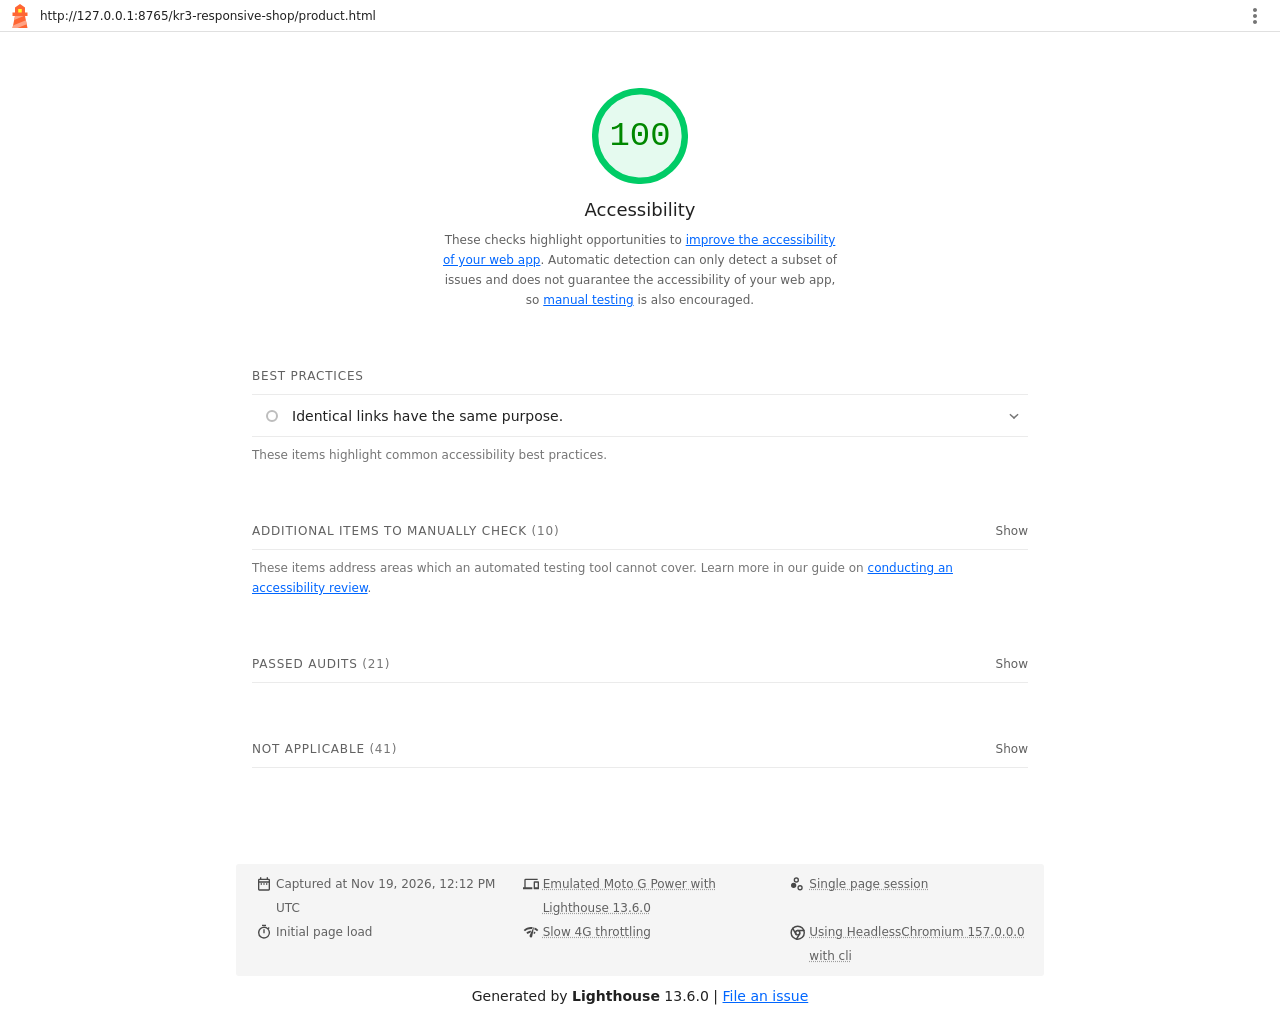
<file: lighthouse/product.report.html>
<!--
@license
Copyright 2018 Google LLC
SPDX-License-Identifier: Apache-2.0
-->
<!doctype html>
<html lang="en">
<head>
  <meta charset="utf-8">
  <meta name="viewport" content="width=device-width, initial-scale=1, minimum-scale=1">
  <link rel="icon" href='data:image/svg+xml;utf8,<svg fill="none" xmlns="http://www.w3.org/2000/svg" viewBox="0 0 48 48"><path d="m14 7 10-7 10 7v10h5v7h-5l5 24H9l5-24H9v-7h5V7Z" fill="%23F63"/><path d="M31.561 24H14l-1.689 8.105L31.561 24ZM18.983 48H9l1.022-4.907L35.723 32.27l1.663 7.98L18.983 48Z" fill="%23FFA385"/><path fill="%23FF3" d="M20.5 10h7v7h-7z"/></svg>'>
  <title>Lighthouse Report</title>
  <style>body {margin: 0}</style>
</head>
<body>
  <noscript>Lighthouse report requires JavaScript. Please enable.</noscript>

  <div id="lh-log"></div>

  <script>window.__LIGHTHOUSE_JSON__ = {"lighthouseVersion":"13.6.0","requestedUrl":"http://127.0.0.1:8765/kr3-responsive-shop/product.html","mainDocumentUrl":"http://127.0.0.1:8765/kr3-responsive-shop/product.html","finalDisplayedUrl":"http://127.0.0.1:8765/kr3-responsive-shop/product.html","finalUrl":"http://127.0.0.1:8765/kr3-responsive-shop/product.html","fetchTime":"2026-11-19T12:12:45.380Z","gatherMode":"navigation","runWarnings":[],"userAgent":"Mozilla/5.0 (Macintosh; Intel Mac OS X 10_15_7) AppleWebKit/537.36 (KHTML, like Gecko) HeadlessChrome/157.0.0.0 Safari/537.36","environment":{"networkUserAgent":"Mozilla/5.0 (Linux; Android 11; moto g power (2022)) AppleWebKit/537.36 (KHTML, like Gecko) Chrome/157.0.0.0 Mobile Safari/537.36","hostUserAgent":"Mozilla/5.0 (Macintosh; Intel Mac OS X 10_15_7) AppleWebKit/537.36 (KHTML, like Gecko) HeadlessChrome/157.0.0.0 Safari/537.36","benchmarkIndex":4198,"credits":{"axe-core":"4.14.0"}},"audits":{"accesskeys":{"id":"accesskeys","title":"`[accesskey]` values are unique","description":"Access keys let users quickly focus a part of the page. For proper navigation, each access key must be unique. [Learn more about access keys](https://dequeuniversity.com/rules/axe/4.14/accesskeys).","score":null,"scoreDisplayMode":"notApplicable"},"aria-allowed-attr":{"id":"aria-allowed-attr","title":"`[aria-*]` attributes match their roles","description":"Each ARIA `role` supports a specific subset of `aria-*` attributes. Mismatching these invalidates the `aria-*` attributes. [Learn how to match ARIA attributes to their roles](https://dequeuniversity.com/rules/axe/4.14/aria-allowed-attr).","score":1,"scoreDisplayMode":"binary","details":{"type":"table","headings":[{"key":"node","valueType":"node","subItemsHeading":{"key":"relatedNode","valueType":"node"},"label":"Failing Elements"}],"items":[]}},"aria-allowed-role":{"id":"aria-allowed-role","title":"Uses ARIA roles only on compatible elements","description":"Many HTML elements can only be assigned certain ARIA roles. Using ARIA roles where they are not allowed can interfere with the accessibility of the web page. [Learn more about ARIA roles](https://dequeuniversity.com/rules/axe/4.14/aria-allowed-role).","score":null,"scoreDisplayMode":"notApplicable"},"aria-command-name":{"id":"aria-command-name","title":"`button`, `link`, and `menuitem` elements have accessible names","description":"When an element doesn't have an accessible name, screen readers announce it with a generic name, making it unusable for users who rely on screen readers. [Learn how to make command elements more accessible](https://dequeuniversity.com/rules/axe/4.14/aria-command-name).","score":null,"scoreDisplayMode":"notApplicable"},"aria-conditional-attr":{"id":"aria-conditional-attr","title":"ARIA attributes are used as specified for the element's role","description":"Some ARIA attributes are only allowed on an element under certain conditions. [Learn more about conditional ARIA attributes](https://dequeuniversity.com/rules/axe/4.14/aria-conditional-attr).","score":1,"scoreDisplayMode":"binary","details":{"type":"table","headings":[{"key":"node","valueType":"node","subItemsHeading":{"key":"relatedNode","valueType":"node"},"label":"Failing Elements"}],"items":[]}},"aria-deprecated-role":{"id":"aria-deprecated-role","title":"Deprecated ARIA roles were not used","description":"Deprecated ARIA roles may not be processed correctly by assistive technology. [Learn more about deprecated ARIA roles](https://dequeuniversity.com/rules/axe/4.14/aria-deprecated-role).","score":null,"scoreDisplayMode":"notApplicable"},"aria-dialog-name":{"id":"aria-dialog-name","title":"Elements with `role=\"dialog\"` or `role=\"alertdialog\"` have accessible names.","description":"ARIA dialog elements without accessible names may prevent screen readers users from discerning the purpose of these elements. [Learn how to make ARIA dialog elements more accessible](https://dequeuniversity.com/rules/axe/4.14/aria-dialog-name).","score":null,"scoreDisplayMode":"notApplicable"},"aria-hidden-body":{"id":"aria-hidden-body","title":"`[aria-hidden=\"true\"]` is not present on the document `\u003cbody>`","description":"Assistive technologies, like screen readers, work inconsistently when `aria-hidden=\"true\"` is set on the document `\u003cbody>`. [Learn how `aria-hidden` affects the document body](https://dequeuniversity.com/rules/axe/4.14/aria-hidden-body).","score":1,"scoreDisplayMode":"binary","details":{"type":"table","headings":[{"key":"node","valueType":"node","subItemsHeading":{"key":"relatedNode","valueType":"node"},"label":"Failing Elements"}],"items":[]}},"aria-hidden-focus":{"id":"aria-hidden-focus","title":"`[aria-hidden=\"true\"]` elements do not contain focusable descendents","description":"Focusable descendents within an `[aria-hidden=\"true\"]` element prevent those interactive elements from being available to users of assistive technologies like screen readers. [Learn how `aria-hidden` affects focusable elements](https://dequeuniversity.com/rules/axe/4.14/aria-hidden-focus).","score":null,"scoreDisplayMode":"notApplicable"},"aria-input-field-name":{"id":"aria-input-field-name","title":"ARIA input fields have accessible names","description":"When an input field doesn't have an accessible name, screen readers announce it with a generic name, making it unusable for users who rely on screen readers. [Learn more about input field labels](https://dequeuniversity.com/rules/axe/4.14/aria-input-field-name).","score":null,"scoreDisplayMode":"notApplicable"},"aria-meter-name":{"id":"aria-meter-name","title":"ARIA `meter` elements have accessible names","description":"When a meter element doesn't have an accessible name, screen readers announce it with a generic name, making it unusable for users who rely on screen readers. [Learn how to name `meter` elements](https://dequeuniversity.com/rules/axe/4.14/aria-meter-name).","score":null,"scoreDisplayMode":"notApplicable"},"aria-progressbar-name":{"id":"aria-progressbar-name","title":"ARIA `progressbar` elements have accessible names","description":"When a `progressbar` element doesn't have an accessible name, screen readers announce it with a generic name, making it unusable for users who rely on screen readers. [Learn how to label `progressbar` elements](https://dequeuniversity.com/rules/axe/4.14/aria-progressbar-name).","score":null,"scoreDisplayMode":"notApplicable"},"aria-prohibited-attr":{"id":"aria-prohibited-attr","title":"Elements use only permitted ARIA attributes","description":"Using ARIA attributes in roles where they are prohibited can mean that important information is not communicated to users of assistive technologies. [Learn more about prohibited ARIA roles](https://dequeuniversity.com/rules/axe/4.14/aria-prohibited-attr).","score":1,"scoreDisplayMode":"binary","details":{"type":"table","headings":[{"key":"node","valueType":"node","subItemsHeading":{"key":"relatedNode","valueType":"node"},"label":"Failing Elements"}],"items":[]}},"aria-required-attr":{"id":"aria-required-attr","title":"`[role]`s have all required `[aria-*]` attributes","description":"Some ARIA roles have required attributes that describe the state of the element to screen readers. [Learn more about roles and required attributes](https://dequeuniversity.com/rules/axe/4.14/aria-required-attr).","score":null,"scoreDisplayMode":"notApplicable"},"aria-required-children":{"id":"aria-required-children","title":"Elements with an ARIA `[role]` that require children to contain a specific `[role]` have all required children.","description":"Some ARIA parent roles must contain specific child roles to perform their intended accessibility functions. [Learn more about roles and required children elements](https://dequeuniversity.com/rules/axe/4.14/aria-required-children).","score":null,"scoreDisplayMode":"notApplicable"},"aria-required-parent":{"id":"aria-required-parent","title":"`[role]`s are contained by their required parent element","description":"Some ARIA child roles must be contained by specific parent roles to properly perform their intended accessibility functions. [Learn more about ARIA roles and required parent element](https://dequeuniversity.com/rules/axe/4.14/aria-required-parent).","score":null,"scoreDisplayMode":"notApplicable"},"aria-roles":{"id":"aria-roles","title":"`[role]` values are valid","description":"ARIA roles must have valid values in order to perform their intended accessibility functions. [Learn more about valid ARIA roles](https://dequeuniversity.com/rules/axe/4.14/aria-roles).","score":null,"scoreDisplayMode":"notApplicable"},"aria-text":{"id":"aria-text","title":"Elements with the `role=text` attribute do not have focusable descendents.","description":"Adding `role=text` around a text node split by markup enables VoiceOver to treat it as one phrase, but the element's focusable descendents will not be announced. [Learn more about the `role=text` attribute](https://dequeuniversity.com/rules/axe/4.14/aria-text).","score":null,"scoreDisplayMode":"notApplicable"},"aria-toggle-field-name":{"id":"aria-toggle-field-name","title":"ARIA toggle fields have accessible names","description":"When a toggle field doesn't have an accessible name, screen readers announce it with a generic name, making it unusable for users who rely on screen readers. [Learn more about toggle fields](https://dequeuniversity.com/rules/axe/4.14/aria-toggle-field-name).","score":null,"scoreDisplayMode":"notApplicable"},"aria-tooltip-name":{"id":"aria-tooltip-name","title":"ARIA `tooltip` elements have accessible names","description":"When a tooltip element doesn't have an accessible name, screen readers announce it with a generic name, making it unusable for users who rely on screen readers. [Learn how to name `tooltip` elements](https://dequeuniversity.com/rules/axe/4.14/aria-tooltip-name).","score":null,"scoreDisplayMode":"notApplicable"},"aria-treeitem-name":{"id":"aria-treeitem-name","title":"ARIA `treeitem` elements have accessible names","description":"When a `treeitem` element doesn't have an accessible name, screen readers announce it with a generic name, making it unusable for users who rely on screen readers. [Learn more about labeling `treeitem` elements](https://dequeuniversity.com/rules/axe/4.14/aria-treeitem-name).","score":null,"scoreDisplayMode":"notApplicable"},"aria-valid-attr-value":{"id":"aria-valid-attr-value","title":"`[aria-*]` attributes have valid values","description":"Assistive technologies, like screen readers, can't interpret ARIA attributes with invalid values. [Learn more about valid values for ARIA attributes](https://dequeuniversity.com/rules/axe/4.14/aria-valid-attr-value).","score":1,"scoreDisplayMode":"binary","details":{"type":"table","headings":[{"key":"node","valueType":"node","subItemsHeading":{"key":"relatedNode","valueType":"node"},"label":"Failing Elements"}],"items":[]}},"aria-valid-attr":{"id":"aria-valid-attr","title":"`[aria-*]` attributes are valid and not misspelled","description":"Assistive technologies, like screen readers, can't interpret ARIA attributes with invalid names. [Learn more about valid ARIA attributes](https://dequeuniversity.com/rules/axe/4.14/aria-valid-attr).","score":1,"scoreDisplayMode":"binary","details":{"type":"table","headings":[{"key":"node","valueType":"node","subItemsHeading":{"key":"relatedNode","valueType":"node"},"label":"Failing Elements"}],"items":[]}},"button-name":{"id":"button-name","title":"Buttons have an accessible name","description":"When a button doesn't have an accessible name, screen readers announce it as \"button\", making it unusable for users who rely on screen readers. [Learn how to make buttons more accessible](https://dequeuniversity.com/rules/axe/4.14/button-name).","score":1,"scoreDisplayMode":"binary","details":{"type":"table","headings":[{"key":"node","valueType":"node","subItemsHeading":{"key":"relatedNode","valueType":"node"},"label":"Failing Elements"}],"items":[]}},"bypass":{"id":"bypass","title":"The page contains a heading, skip link, or landmark region","description":"Adding ways to bypass repetitive content lets keyboard users navigate the page more efficiently. [Learn more about bypass blocks](https://dequeuniversity.com/rules/axe/4.14/bypass).","score":null,"scoreDisplayMode":"notApplicable"},"color-contrast":{"id":"color-contrast","title":"Background and foreground colors have a sufficient contrast ratio","description":"Low-contrast text is difficult or impossible for many users to read. [Learn how to provide sufficient color contrast](https://dequeuniversity.com/rules/axe/4.14/color-contrast).","score":1,"scoreDisplayMode":"binary","details":{"type":"table","headings":[{"key":"node","valueType":"node","subItemsHeading":{"key":"relatedNode","valueType":"node"},"label":"Failing Elements"}],"items":[]}},"definition-list":{"id":"definition-list","title":"`\u003cdl>`'s contain only properly-ordered `\u003cdt>` and `\u003cdd>` groups, `\u003cscript>`, `\u003ctemplate>` or `\u003cdiv>` elements.","description":"When definition lists are not properly marked up, screen readers may produce confusing or inaccurate output. [Learn how to structure definition lists correctly](https://dequeuniversity.com/rules/axe/4.14/definition-list).","score":null,"scoreDisplayMode":"notApplicable"},"dlitem":{"id":"dlitem","title":"Definition list items are wrapped in `\u003cdl>` elements","description":"Definition list items (`\u003cdt>` and `\u003cdd>`) must be wrapped in a parent `\u003cdl>` element to ensure that screen readers can properly announce them. [Learn how to structure definition lists correctly](https://dequeuniversity.com/rules/axe/4.14/dlitem).","score":null,"scoreDisplayMode":"notApplicable"},"document-title":{"id":"document-title","title":"Document has a `\u003ctitle>` element","description":"The title gives screen reader users an overview of the page, and search engine users rely on it heavily to determine if a page is relevant to their search. [Learn more about document titles](https://dequeuniversity.com/rules/axe/4.14/document-title).","score":1,"scoreDisplayMode":"binary","details":{"type":"table","headings":[{"key":"node","valueType":"node","subItemsHeading":{"key":"relatedNode","valueType":"node"},"label":"Failing Elements"}],"items":[]}},"duplicate-id-aria":{"id":"duplicate-id-aria","title":"ARIA IDs are unique","description":"The value of an ARIA ID must be unique to prevent other instances from being overlooked by assistive technologies. [Learn how to fix duplicate ARIA IDs](https://dequeuniversity.com/rules/axe/4.14/duplicate-id-aria).","score":null,"scoreDisplayMode":"notApplicable"},"empty-heading":{"id":"empty-heading","title":"All heading elements contain content.","description":"A heading with no content or inaccessible text prevent screen reader users from accessing information on the page's structure. [Learn more about headings](https://dequeuniversity.com/rules/axe/4.14/empty-heading).","score":null,"scoreDisplayMode":"notApplicable"},"form-field-multiple-labels":{"id":"form-field-multiple-labels","title":"No form fields have multiple labels","description":"Form fields with multiple labels can be confusingly announced by assistive technologies like screen readers which use either the first, the last, or all of the labels. [Learn how to use form labels](https://dequeuniversity.com/rules/axe/4.14/form-field-multiple-labels).","score":null,"scoreDisplayMode":"notApplicable"},"frame-title":{"id":"frame-title","title":"`\u003cframe>` or `\u003ciframe>` elements have a title","description":"Screen reader users rely on frame titles to describe the contents of frames. [Learn more about frame titles](https://dequeuniversity.com/rules/axe/4.14/frame-title).","score":null,"scoreDisplayMode":"notApplicable"},"heading-order":{"id":"heading-order","title":"Heading elements appear in a sequentially-descending order","description":"Properly ordered headings that do not skip levels convey the semantic structure of the page, making it easier to navigate and understand when using assistive technologies. [Learn more about heading order](https://dequeuniversity.com/rules/axe/4.14/heading-order).","score":1,"scoreDisplayMode":"binary","details":{"type":"table","headings":[{"key":"node","valueType":"node","subItemsHeading":{"key":"relatedNode","valueType":"node"},"label":"Failing Elements"}],"items":[]}},"html-has-lang":{"id":"html-has-lang","title":"`\u003chtml>` element has a `[lang]` attribute","description":"If a page doesn't specify a `lang` attribute, a screen reader assumes that the page is in the default language that the user chose when setting up the screen reader. If the page isn't actually in the default language, then the screen reader might not announce the page's text correctly. [Learn more about the `lang` attribute](https://dequeuniversity.com/rules/axe/4.14/html-has-lang).","score":1,"scoreDisplayMode":"binary","details":{"type":"table","headings":[{"key":"node","valueType":"node","subItemsHeading":{"key":"relatedNode","valueType":"node"},"label":"Failing Elements"}],"items":[]}},"html-lang-valid":{"id":"html-lang-valid","title":"`\u003chtml>` element has a valid value for its `[lang]` attribute","description":"Specifying a valid [BCP 47 language](https://www.w3.org/International/questions/qa-choosing-language-tags#question) helps screen readers announce text properly. [Learn how to use the `lang` attribute](https://dequeuniversity.com/rules/axe/4.14/html-lang-valid).","score":1,"scoreDisplayMode":"binary","details":{"type":"table","headings":[{"key":"node","valueType":"node","subItemsHeading":{"key":"relatedNode","valueType":"node"},"label":"Failing Elements"}],"items":[]}},"html-xml-lang-mismatch":{"id":"html-xml-lang-mismatch","title":"`\u003chtml>` element has an `[xml:lang]` attribute with the same base language as the `[lang]` attribute.","description":"If the webpage does not specify a consistent language, then the screen reader might not announce the page's text correctly. [Learn more about the `lang` attribute](https://dequeuniversity.com/rules/axe/4.14/html-xml-lang-mismatch).","score":null,"scoreDisplayMode":"notApplicable"},"identical-links-same-purpose":{"id":"identical-links-same-purpose","title":"Identical links have the same purpose.","description":"Links with the same destination should have the same description, to help users understand the link's purpose and decide whether to follow it. [Learn more about identical links](https://dequeuniversity.com/rules/axe/4.14/identical-links-same-purpose).","score":1,"scoreDisplayMode":"informative","details":{"type":"table","headings":[{"key":"node","valueType":"node","subItemsHeading":{"key":"relatedNode","valueType":"node"},"label":"Failing Elements"}],"items":[{"node":{"type":"node","lhId":"1-0-A","path":"1,HTML,1,BODY,2,MAIN,2,ARTICLE,1,DIV,5,A","selector":"main#main-content > article#lamp > div.product-detail__content > a.button","boundingRect":{"top":1202,"bottom":1246,"left":33,"right":258,"width":225,"height":44},"snippet":"\u003ca class=\"button button--primary\" href=\"order.html?product=lamp\">","nodeLabel":"Оставить заявку на товар","explanation":"Fix all of the following:\n  Check that links have the same purpose, or are intentionally ambiguous."},"subItems":{"type":"subitems","items":[{"relatedNode":{"type":"node","lhId":"1-1-A","path":"1,HTML,1,BODY,2,MAIN,3,ARTICLE,1,DIV,5,A","selector":"main#main-content > article#organizer > div.product-detail__content > a.button","boundingRect":{"top":2173,"bottom":2217,"left":33,"right":258,"width":225,"height":44},"snippet":"\u003ca class=\"button button--primary\" href=\"order.html?product=organizer\">","nodeLabel":"Оставить заявку на товар"}},{"relatedNode":{"type":"node","lhId":"1-2-A","path":"1,HTML,1,BODY,2,MAIN,4,ARTICLE,1,DIV,5,A","selector":"main#main-content > article#stand > div.product-detail__content > a.button","boundingRect":{"top":3166,"bottom":3210,"left":33,"right":258,"width":225,"height":44},"snippet":"\u003ca class=\"button button--primary\" href=\"order.html?product=stand\">","nodeLabel":"Оставить заявку на товар"}},{"relatedNode":{"type":"node","lhId":"1-3-A","path":"1,HTML,1,BODY,2,MAIN,5,ARTICLE,1,DIV,5,A","selector":"main#main-content > article#mat > div.product-detail__content > a.button","boundingRect":{"top":4061,"bottom":4105,"left":33,"right":258,"width":225,"height":44},"snippet":"\u003ca class=\"button button--primary\" href=\"order.html?product=mat\">","nodeLabel":"Оставить заявку на товар"}}]}}],"debugData":{"type":"debugdata","impact":"minor","tags":["cat.semantics","wcag2aaa","wcag249"]}}},"image-alt":{"id":"image-alt","title":"Image elements have `[alt]` attributes","description":"Informative elements should aim for short, descriptive alternate text. Decorative elements can be ignored with an empty alt attribute. [Learn more about the `alt` attribute](https://dequeuniversity.com/rules/axe/4.14/image-alt).","score":1,"scoreDisplayMode":"binary","details":{"type":"table","headings":[{"key":"node","valueType":"node","subItemsHeading":{"key":"relatedNode","valueType":"node"},"label":"Failing Elements"}],"items":[]}},"image-redundant-alt":{"id":"image-redundant-alt","title":"Image elements do not have `[alt]` attributes that are redundant text.","description":"Informative elements should aim for short, descriptive alternative text. Alternative text that is exactly the same as the text adjacent to the link or image is potentially confusing for screen reader users, because the text will be read twice. [Learn more about the `alt` attribute](https://dequeuniversity.com/rules/axe/4.14/image-redundant-alt).","score":null,"scoreDisplayMode":"notApplicable"},"input-button-name":{"id":"input-button-name","title":"Input buttons have discernible text.","description":"Adding discernable and accessible text to input buttons may help screen reader users understand the purpose of the input button. [Learn more about input buttons](https://dequeuniversity.com/rules/axe/4.14/input-button-name).","score":null,"scoreDisplayMode":"notApplicable"},"input-image-alt":{"id":"input-image-alt","title":"`\u003cinput type=\"image\">` elements have `[alt]` text","description":"When an image is being used as an `\u003cinput>` button, providing alternative text can help screen reader users understand the purpose of the button. [Learn about input image alt text](https://dequeuniversity.com/rules/axe/4.14/input-image-alt).","score":null,"scoreDisplayMode":"notApplicable"},"label-content-name-mismatch":{"id":"label-content-name-mismatch","title":"Elements with visible text labels have matching accessible names.","description":"Visible text labels that do not match the accessible name can result in a confusing experience for screen reader users. [Learn more about accessible names](https://dequeuniversity.com/rules/axe/4.14/label-content-name-mismatch).","score":null,"scoreDisplayMode":"notApplicable"},"label":{"id":"label","title":"Form elements have associated labels","description":"Labels ensure that form controls are announced properly by assistive technologies, like screen readers. [Learn more about form element labels](https://dequeuniversity.com/rules/axe/4.14/label).","score":null,"scoreDisplayMode":"notApplicable"},"landmark-one-main":{"id":"landmark-one-main","title":"Document has a main landmark.","description":"One main landmark helps screen reader users navigate a web page. [Learn more about landmarks](https://dequeuniversity.com/rules/axe/4.14/landmark-one-main).","score":1,"scoreDisplayMode":"binary","details":{"type":"table","headings":[{"key":"node","valueType":"node","subItemsHeading":{"key":"relatedNode","valueType":"node"},"label":"Failing Elements"}],"items":[]}},"link-name":{"id":"link-name","title":"Links have a discernible name","description":"Link text (and alternate text for images, when used as links) that is discernible, unique, and focusable improves the navigation experience for screen reader users. [Learn how to make links accessible](https://dequeuniversity.com/rules/axe/4.14/link-name).","score":1,"scoreDisplayMode":"binary","details":{"type":"table","headings":[{"key":"node","valueType":"node","subItemsHeading":{"key":"relatedNode","valueType":"node"},"label":"Failing Elements"}],"items":[]}},"link-in-text-block":{"id":"link-in-text-block","title":"Links are distinguishable without relying on color.","description":"Low-contrast text is difficult or impossible for many users to read. Link text that is discernible improves the experience for users with low vision. [Learn how to make links distinguishable](https://dequeuniversity.com/rules/axe/4.14/link-in-text-block).","score":1,"scoreDisplayMode":"binary","details":{"type":"table","headings":[{"key":"node","valueType":"node","subItemsHeading":{"key":"relatedNode","valueType":"node"},"label":"Failing Elements"}],"items":[]}},"list":{"id":"list","title":"Lists contain only `\u003cli>` elements and script supporting elements (`\u003cscript>` and `\u003ctemplate>`).","description":"Screen readers have a specific way of announcing lists. Ensuring proper list structure aids screen reader output. [Learn more about proper list structure](https://dequeuniversity.com/rules/axe/4.14/list).","score":null,"scoreDisplayMode":"notApplicable"},"listitem":{"id":"listitem","title":"List items (`\u003cli>`) are contained within `\u003cul>`, `\u003col>` or `\u003cmenu>` parent elements","description":"Screen readers require list items (`\u003cli>`) to be contained within a parent `\u003cul>`, `\u003col>` or `\u003cmenu>` to be announced properly. [Learn more about proper list structure](https://dequeuniversity.com/rules/axe/4.14/listitem).","score":null,"scoreDisplayMode":"notApplicable"},"meta-refresh":{"id":"meta-refresh","title":"The document does not use `\u003cmeta http-equiv=\"refresh\">`","description":"Users do not expect a page to refresh automatically, and doing so will move focus back to the top of the page. This may create a frustrating or confusing experience. [Learn more about the refresh meta tag](https://dequeuniversity.com/rules/axe/4.14/meta-refresh).","score":null,"scoreDisplayMode":"notApplicable"},"meta-viewport":{"id":"meta-viewport","title":"`[user-scalable=\"no\"]` is not used in the `\u003cmeta name=\"viewport\">` element and the `[maximum-scale]` attribute is not less than 5.","description":"Disabling zooming is problematic for users with low vision who rely on screen magnification to properly see the contents of a web page. [Learn more about the viewport meta tag](https://dequeuniversity.com/rules/axe/4.14/meta-viewport).","score":1,"scoreDisplayMode":"binary","details":{"type":"table","headings":[{"key":"node","valueType":"node","subItemsHeading":{"key":"relatedNode","valueType":"node"},"label":"Failing Elements"}],"items":[]}},"object-alt":{"id":"object-alt","title":"`\u003cobject>` elements have alternate text","description":"Screen readers cannot translate non-text content. Adding alternate text to `\u003cobject>` elements helps screen readers convey meaning to users. [Learn more about alt text for `object` elements](https://dequeuniversity.com/rules/axe/4.14/object-alt).","score":null,"scoreDisplayMode":"notApplicable"},"select-name":{"id":"select-name","title":"Select elements have associated label elements.","description":"Form elements without effective labels can create frustrating experiences for screen reader users. [Learn more about the `select` element](https://dequeuniversity.com/rules/axe/4.14/select-name).","score":null,"scoreDisplayMode":"notApplicable"},"skip-link":{"id":"skip-link","title":"Skip links are focusable.","description":"Including a skip link can help users skip to the main content to save time. [Learn more about skip links](https://dequeuniversity.com/rules/axe/4.14/skip-link).","score":1,"scoreDisplayMode":"binary","details":{"type":"table","headings":[{"key":"node","valueType":"node","subItemsHeading":{"key":"relatedNode","valueType":"node"},"label":"Failing Elements"}],"items":[]}},"tabindex":{"id":"tabindex","title":"No element has a `[tabindex]` value greater than 0","description":"A value greater than 0 implies an explicit navigation ordering. Although technically valid, this often creates frustrating experiences for users who rely on assistive technologies. [Learn more about the `tabindex` attribute](https://dequeuniversity.com/rules/axe/4.14/tabindex).","score":1,"scoreDisplayMode":"binary","details":{"type":"table","headings":[{"key":"node","valueType":"node","subItemsHeading":{"key":"relatedNode","valueType":"node"},"label":"Failing Elements"}],"items":[]}},"table-duplicate-name":{"id":"table-duplicate-name","title":"Tables have different content in the summary attribute and `\u003ccaption>`.","description":"The summary attribute should describe the table structure, while `\u003ccaption>` should have the onscreen title. Accurate table mark-up helps users of screen readers. [Learn more about summary and caption](https://dequeuniversity.com/rules/axe/4.14/table-duplicate-name).","score":null,"scoreDisplayMode":"notApplicable"},"table-fake-caption":{"id":"table-fake-caption","title":"Tables use `\u003ccaption>` instead of cells with the `[colspan]` attribute to indicate a caption.","description":"Screen readers have features to make navigating tables easier. Ensuring that tables use the actual caption element instead of cells with the `[colspan]` attribute may improve the experience for screen reader users. [Learn more about captions](https://dequeuniversity.com/rules/axe/4.14/table-fake-caption).","score":1,"scoreDisplayMode":"binary","details":{"type":"table","headings":[{"key":"node","valueType":"node","subItemsHeading":{"key":"relatedNode","valueType":"node"},"label":"Failing Elements"}],"items":[]}},"target-size":{"id":"target-size","title":"Touch targets have sufficient size and spacing.","description":"Touch targets with sufficient size and spacing help users who may have difficulty targeting small controls to activate the targets. [Learn more about touch targets](https://dequeuniversity.com/rules/axe/4.14/target-size).","score":1,"scoreDisplayMode":"binary","details":{"type":"table","headings":[{"key":"node","valueType":"node","subItemsHeading":{"key":"relatedNode","valueType":"node"},"label":"Failing Elements"}],"items":[]}},"td-has-header":{"id":"td-has-header","title":"`\u003ctd>` elements in a large `\u003ctable>` have one or more table headers.","description":"Screen readers have features to make navigating tables easier. Ensuring that `\u003ctd>` elements in a large table (3 or more cells in width and height) have an associated table header may improve the experience for screen reader users. [Learn more about table headers](https://dequeuniversity.com/rules/axe/4.14/td-has-header).","score":null,"scoreDisplayMode":"notApplicable"},"td-headers-attr":{"id":"td-headers-attr","title":"Cells in a `\u003ctable>` element that use the `[headers]` attribute refer to table cells within the same table.","description":"Screen readers have features to make navigating tables easier. Ensuring `\u003ctd>` cells using the `[headers]` attribute only refer to other cells in the same table may improve the experience for screen reader users. [Learn more about the `headers` attribute](https://dequeuniversity.com/rules/axe/4.14/td-headers-attr).","score":1,"scoreDisplayMode":"binary","details":{"type":"table","headings":[{"key":"node","valueType":"node","subItemsHeading":{"key":"relatedNode","valueType":"node"},"label":"Failing Elements"}],"items":[]}},"th-has-data-cells":{"id":"th-has-data-cells","title":"`\u003cth>` elements and elements with `[role=\"columnheader\"/\"rowheader\"]` have data cells they describe.","description":"Screen readers have features to make navigating tables easier. Ensuring table headers always refer to some set of cells may improve the experience for screen reader users. [Learn more about table headers](https://dequeuniversity.com/rules/axe/4.14/th-has-data-cells).","score":null,"scoreDisplayMode":"notApplicable"},"valid-lang":{"id":"valid-lang","title":"`[lang]` attributes have a valid value","description":"Specifying a valid [BCP 47 language](https://www.w3.org/International/questions/qa-choosing-language-tags#question) on elements helps ensure that text is pronounced correctly by a screen reader. [Learn how to use the `lang` attribute](https://dequeuniversity.com/rules/axe/4.14/valid-lang).","score":null,"scoreDisplayMode":"notApplicable"},"video-caption":{"id":"video-caption","title":"`\u003cvideo>` elements contain a `\u003ctrack>` element with `[kind=\"captions\"]`","description":"When a video provides a caption it is easier for deaf and hearing impaired users to access its information. [Learn more about video captions](https://dequeuniversity.com/rules/axe/4.14/video-caption).","score":null,"scoreDisplayMode":"notApplicable"},"custom-controls-labels":{"id":"custom-controls-labels","title":"Custom controls have associated labels","description":"Custom interactive controls have associated labels, provided by aria-label or aria-labelledby. [Learn more about custom controls and labels](https://developer.chrome.com/docs/lighthouse/accessibility/custom-controls-labels/).","score":null,"scoreDisplayMode":"manual"},"custom-controls-roles":{"id":"custom-controls-roles","title":"Custom controls have ARIA roles","description":"Custom interactive controls have appropriate ARIA roles. [Learn how to add roles to custom controls](https://developer.chrome.com/docs/lighthouse/accessibility/custom-control-roles/).","score":null,"scoreDisplayMode":"manual"},"focus-traps":{"id":"focus-traps","title":"User focus is not accidentally trapped in a region","description":"A user can tab into and out of any control or region without accidentally trapping their focus. [Learn how to avoid focus traps](https://developer.chrome.com/docs/lighthouse/accessibility/focus-traps/).","score":null,"scoreDisplayMode":"manual"},"focusable-controls":{"id":"focusable-controls","title":"Interactive controls are keyboard focusable","description":"Custom interactive controls are keyboard focusable and display a focus indicator. [Learn how to make custom controls focusable](https://developer.chrome.com/docs/lighthouse/accessibility/focusable-controls/).","score":null,"scoreDisplayMode":"manual"},"interactive-element-affordance":{"id":"interactive-element-affordance","title":"Interactive elements indicate their purpose and state","description":"Interactive elements, such as links and buttons, should indicate their state and be distinguishable from non-interactive elements. [Learn how to decorate interactive elements with affordance hints](https://developer.chrome.com/docs/lighthouse/accessibility/interactive-element-affordance/).","score":null,"scoreDisplayMode":"manual"},"logical-tab-order":{"id":"logical-tab-order","title":"The page has a logical tab order","description":"Tabbing through the page follows the visual layout. Users cannot focus elements that are offscreen. [Learn more about logical tab ordering](https://developer.chrome.com/docs/lighthouse/accessibility/logical-tab-order/).","score":null,"scoreDisplayMode":"manual"},"managed-focus":{"id":"managed-focus","title":"The user's focus is directed to new content added to the page","description":"If new content, such as a dialog, is added to the page, the user's focus is directed to it. [Learn how to direct focus to new content](https://developer.chrome.com/docs/lighthouse/accessibility/managed-focus/).","score":null,"scoreDisplayMode":"manual"},"offscreen-content-hidden":{"id":"offscreen-content-hidden","title":"Offscreen content is hidden from assistive technology","description":"Offscreen content is hidden with display: none or aria-hidden=true. [Learn how to properly hide offscreen content](https://developer.chrome.com/docs/lighthouse/accessibility/offscreen-content-hidden/).","score":null,"scoreDisplayMode":"manual"},"use-landmarks":{"id":"use-landmarks","title":"HTML5 landmark elements are used to improve navigation","description":"Landmark elements (`\u003cmain>`, `\u003cnav>`, etc.) are used to improve the keyboard navigation of the page for assistive technology. [Learn more about landmark elements](https://developer.chrome.com/docs/lighthouse/accessibility/use-landmarks/).","score":null,"scoreDisplayMode":"manual"},"visual-order-follows-dom":{"id":"visual-order-follows-dom","title":"Visual order on the page follows DOM order","description":"DOM order matches the visual order, improving navigation for assistive technology. [Learn more about DOM and visual ordering](https://developer.chrome.com/docs/lighthouse/accessibility/visual-order-follows-dom/).","score":null,"scoreDisplayMode":"manual"},"autocomplete-valid":{"id":"autocomplete-valid","title":"`autocomplete` attributes are used correctly","description":"The `autocomplete` attribute values must be valid and correctly applied for screen readers to function correctly. [Learn more about valid autocomplete values](https://dequeuniversity.com/rules/axe/4.14/autocomplete-valid).","score":null,"scoreDisplayMode":"notApplicable"},"presentation-role-conflict":{"id":"presentation-role-conflict","title":"Elements with `role=\"none\"` or `role=\"presentation\"` do not have conflicts","description":"There are certain cases where the semantic role of an element with `role=\"none\"` or `role=\"presentation\"` does not resolve to none or presentation. To ensure the element remains removed from the accessibility tree, you should not add any global ARIA attributes to the element or make it focusable. [Learn more about presentation role conflict](https://dequeuniversity.com/rules/axe/4.14/presentation-role-conflict).","score":null,"scoreDisplayMode":"notApplicable"},"svg-img-alt":{"id":"svg-img-alt","title":"SVG elements with an `img` role have an accessible text alternative","description":"Ensures SVG elements with an `img`, `graphics-document` or `graphics-symbol` role have an accessible text alternative. [Learn more about SVG alt text](https://dequeuniversity.com/rules/axe/4.14/svg-img-alt).","score":null,"scoreDisplayMode":"notApplicable"}},"configSettings":{"output":["html","json"],"maxWaitForFcp":30000,"maxWaitForLoad":45000,"pauseAfterFcpMs":1000,"pauseAfterLoadMs":1000,"networkQuietThresholdMs":1000,"cpuQuietThresholdMs":1000,"formFactor":"mobile","throttling":{"rttMs":150,"throughputKbps":1638.4,"requestLatencyMs":562.5,"downloadThroughputKbps":1474.5600000000002,"uploadThroughputKbps":675,"cpuSlowdownMultiplier":4},"throttlingMethod":"simulate","screenEmulation":{"mobile":true,"width":412,"height":823,"deviceScaleFactor":1.75,"disabled":false},"emulatedUserAgent":"Mozilla/5.0 (Linux; Android 11; moto g power (2022)) AppleWebKit/537.36 (KHTML, like Gecko) Chrome/136.0.0.0 Mobile Safari/537.36","auditMode":false,"gatherMode":false,"clearStorageTypes":["file_systems","shader_cache","service_workers","cache_storage"],"disableStorageReset":false,"debugNavigation":false,"channel":"cli","usePassiveGathering":false,"disableFullPageScreenshot":false,"skipAboutBlank":false,"blankPage":"about:blank","ignoreStatusCode":false,"locale":"en-US","blockedUrlPatterns":null,"additionalTraceCategories":null,"extraHeaders":null,"precomputedLanternData":null,"onlyAudits":null,"onlyCategories":["accessibility"],"skipAudits":null},"categories":{"accessibility":{"title":"Accessibility","description":"These checks highlight opportunities to [improve the accessibility of your web app](https://developer.chrome.com/docs/lighthouse/accessibility/). Automatic detection can only detect a subset of issues and does not guarantee the accessibility of your web app, so [manual testing](https://web.dev/articles/how-to-review) is also encouraged.","manualDescription":"These items address areas which an automated testing tool cannot cover. Learn more in our guide on [conducting an accessibility review](https://web.dev/articles/how-to-review).","supportedModes":["navigation","snapshot"],"auditRefs":[{"id":"accesskeys","weight":0,"group":"a11y-navigation"},{"id":"aria-allowed-attr","weight":10,"group":"a11y-aria"},{"id":"aria-command-name","weight":0,"group":"a11y-aria"},{"id":"aria-conditional-attr","weight":7,"group":"a11y-aria"},{"id":"aria-deprecated-role","weight":0,"group":"a11y-aria"},{"id":"aria-dialog-name","weight":0,"group":"a11y-aria"},{"id":"aria-hidden-body","weight":10,"group":"a11y-aria"},{"id":"aria-hidden-focus","weight":0,"group":"a11y-aria"},{"id":"aria-input-field-name","weight":0,"group":"a11y-aria"},{"id":"aria-meter-name","weight":0,"group":"a11y-aria"},{"id":"aria-progressbar-name","weight":0,"group":"a11y-aria"},{"id":"aria-prohibited-attr","weight":7,"group":"a11y-aria"},{"id":"aria-required-attr","weight":0,"group":"a11y-aria"},{"id":"aria-required-children","weight":0,"group":"a11y-aria"},{"id":"aria-required-parent","weight":0,"group":"a11y-aria"},{"id":"aria-roles","weight":0,"group":"a11y-aria"},{"id":"aria-text","weight":0,"group":"a11y-aria"},{"id":"aria-toggle-field-name","weight":0,"group":"a11y-aria"},{"id":"aria-tooltip-name","weight":0,"group":"a11y-aria"},{"id":"aria-treeitem-name","weight":0,"group":"a11y-aria"},{"id":"aria-valid-attr-value","weight":10,"group":"a11y-aria"},{"id":"aria-valid-attr","weight":10,"group":"a11y-aria"},{"id":"button-name","weight":10,"group":"a11y-names-labels"},{"id":"bypass","weight":0,"group":"a11y-navigation"},{"id":"color-contrast","weight":7,"group":"a11y-color-contrast"},{"id":"definition-list","weight":0,"group":"a11y-tables-lists"},{"id":"dlitem","weight":0,"group":"a11y-tables-lists"},{"id":"document-title","weight":7,"group":"a11y-names-labels"},{"id":"duplicate-id-aria","weight":0,"group":"a11y-aria"},{"id":"form-field-multiple-labels","weight":0,"group":"a11y-names-labels"},{"id":"frame-title","weight":0,"group":"a11y-names-labels"},{"id":"heading-order","weight":3,"group":"a11y-navigation"},{"id":"html-has-lang","weight":7,"group":"a11y-language"},{"id":"html-lang-valid","weight":7,"group":"a11y-language"},{"id":"html-xml-lang-mismatch","weight":0,"group":"a11y-language"},{"id":"image-alt","weight":10,"group":"a11y-names-labels"},{"id":"input-button-name","weight":0,"group":"a11y-names-labels"},{"id":"input-image-alt","weight":0,"group":"a11y-names-labels"},{"id":"label","weight":0,"group":"a11y-names-labels"},{"id":"link-in-text-block","weight":7,"group":"a11y-color-contrast"},{"id":"link-name","weight":7,"group":"a11y-names-labels"},{"id":"list","weight":0,"group":"a11y-tables-lists"},{"id":"listitem","weight":0,"group":"a11y-tables-lists"},{"id":"meta-refresh","weight":0,"group":"a11y-best-practices"},{"id":"meta-viewport","weight":10,"group":"a11y-best-practices"},{"id":"object-alt","weight":0,"group":"a11y-names-labels"},{"id":"select-name","weight":0,"group":"a11y-names-labels"},{"id":"skip-link","weight":3,"group":"a11y-names-labels"},{"id":"tabindex","weight":7,"group":"a11y-navigation"},{"id":"target-size","weight":7,"group":"a11y-best-practices"},{"id":"td-headers-attr","weight":7,"group":"a11y-tables-lists"},{"id":"th-has-data-cells","weight":0,"group":"a11y-tables-lists"},{"id":"valid-lang","weight":0,"group":"a11y-language"},{"id":"video-caption","weight":0,"group":"a11y-audio-video"},{"id":"landmark-one-main","weight":3,"group":"a11y-best-practices"},{"id":"autocomplete-valid","weight":0,"group":"a11y-best-practices"},{"id":"presentation-role-conflict","weight":0,"group":"a11y-best-practices"},{"id":"svg-img-alt","weight":0,"group":"a11y-best-practices"},{"id":"focusable-controls","weight":0},{"id":"interactive-element-affordance","weight":0},{"id":"logical-tab-order","weight":0},{"id":"visual-order-follows-dom","weight":0},{"id":"focus-traps","weight":0},{"id":"managed-focus","weight":0},{"id":"use-landmarks","weight":0},{"id":"offscreen-content-hidden","weight":0},{"id":"custom-controls-labels","weight":0},{"id":"custom-controls-roles","weight":0},{"id":"table-duplicate-name","weight":0,"group":"a11y-best-practices"},{"id":"empty-heading","weight":0,"group":"a11y-best-practices"},{"id":"aria-allowed-role","weight":0,"group":"a11y-best-practices"},{"id":"image-redundant-alt","weight":0,"group":"a11y-names-labels"},{"id":"identical-links-same-purpose","weight":0,"group":"a11y-best-practices"},{"id":"label-content-name-mismatch","weight":0,"group":"hidden"},{"id":"table-fake-caption","weight":0,"group":"hidden"},{"id":"td-has-header","weight":0,"group":"hidden"}],"id":"accessibility","score":1}},"categoryGroups":{"metrics":{"title":"Metrics"},"insights":{"title":"Insights","description":"These insights are also available in the Chrome DevTools Performance Panel - [record a trace](https://developer.chrome.com/docs/devtools/performance/reference) to view more detailed information."},"diagnostics":{"title":"Diagnostics","description":"More information about the performance of your application. These numbers don't [directly affect](https://developer.chrome.com/docs/lighthouse/performance/performance-scoring/) the Performance score."},"a11y-best-practices":{"title":"Best practices","description":"These items highlight common accessibility best practices."},"a11y-color-contrast":{"title":"Contrast","description":"These are opportunities to improve the legibility of your content."},"a11y-names-labels":{"title":"Names and labels","description":"These are opportunities to improve the semantics of the controls in your application. This may enhance the experience for users of assistive technology, like a screen reader."},"a11y-navigation":{"title":"Navigation","description":"These are opportunities to improve keyboard navigation in your application."},"a11y-aria":{"title":"ARIA","description":"These are opportunities to improve the usage of ARIA in your application which may enhance the experience for users of assistive technology, like a screen reader."},"a11y-language":{"title":"Internationalization and localization","description":"These are opportunities to improve the interpretation of your content by users in different locales."},"a11y-audio-video":{"title":"Audio and video","description":"These are opportunities to provide alternative content for audio and video. This may improve the experience for users with hearing or vision impairments."},"a11y-tables-lists":{"title":"Tables and lists","description":"These are opportunities to improve the experience of reading tabular or list data using assistive technology, like a screen reader."},"seo-mobile":{"title":"Mobile Friendly","description":"Make sure your pages are mobile friendly so users don’t have to pinch or zoom in order to read the content pages. [Learn how to make pages mobile-friendly](https://developers.google.com/search/mobile-sites/)."},"seo-content":{"title":"Content Best Practices","description":"Format your HTML in a way that enables crawlers to better understand your app’s content."},"seo-crawl":{"title":"Crawling and Indexing","description":"To appear in search results, crawlers need access to your app."},"best-practices-trust-safety":{"title":"Trust and Safety"},"best-practices-ux":{"title":"User Experience"},"best-practices-browser-compat":{"title":"Browser Compatibility"},"best-practices-general":{"title":"General"},"webmcp":{"title":"WebMCP","description":"Audits validating WebMCP integration."},"agent-accessibility":{"title":"Agent Accessibility","description":"These audits highlight best practices for improving the accessibility of the website for AI agents."},"agent-discoverability":{"title":"Agent Discoverability","description":"These audits validate that websites expose discoverable resources, documentation, and catalogs for AI agents."},"hidden":{"title":""}},"stackPacks":[],"entities":[{"name":"127.0.0.1","origins":["http://127.0.0.1:8765"],"isFirstParty":true,"isUnrecognized":true}],"fullPageScreenshot":{"screenshot":{"data":"[data-uri]","width":412,"height":4616},"nodes":{"1-0-A":{"id":"","top":1202,"bottom":1246,"left":33,"right":258,"width":225,"height":44},"1-1-A":{"id":"","top":2173,"bottom":2217,"left":33,"right":258,"width":225,"height":44},"1-2-A":{"id":"","top":3166,"bottom":3210,"left":33,"right":258,"width":225,"height":44},"1-3-A":{"id":"","top":4061,"bottom":4105,"left":33,"right":258,"width":225,"height":44}}},"timing":{"entries":[{"startTime":160.41,"name":"lh:config","duration":115.52,"entryType":"measure"},{"startTime":160.86,"name":"lh:config:resolveArtifactsToDefns","duration":7.57,"entryType":"measure"},{"startTime":276,"name":"lh:runner:gather","duration":4663.34,"entryType":"measure"},{"startTime":311.78,"name":"lh:driver:connect","duration":2.36,"entryType":"measure"},{"startTime":314.26,"name":"lh:driver:navigate","duration":4.22,"entryType":"measure"},{"startTime":318.62,"name":"lh:gather:getBenchmarkIndex","duration":1002,"entryType":"measure"},{"startTime":1320.77,"name":"lh:gather:getVersion","duration":0.43,"entryType":"measure"},{"startTime":1321.23,"name":"lh:gather:getDevicePixelRatio","duration":0.49,"entryType":"measure"},{"startTime":1322.32,"name":"lh:prepare:navigationMode","duration":14.55,"entryType":"measure"},{"startTime":1322.65,"name":"lh:gather:getVersion","duration":0.2,"entryType":"measure"},{"startTime":1328.94,"name":"lh:storage:clearDataForOrigin","duration":3.55,"entryType":"measure"},{"startTime":1332.52,"name":"lh:storage:clearBrowserCaches","duration":3.82,"entryType":"measure"},{"startTime":1336.56,"name":"lh:gather:prepareThrottlingAndNetwork","duration":0.3,"entryType":"measure"},{"startTime":1339.48,"name":"lh:driver:navigate","duration":2363.82,"entryType":"measure"},{"startTime":3704.39,"name":"lh:computed:NetworkRecords","duration":0.32,"entryType":"measure"},{"startTime":3704.86,"name":"lh:gather:getArtifact:DevtoolsLog","duration":0.01,"entryType":"measure"},{"startTime":3704.87,"name":"lh:gather:getArtifact:Accessibility","duration":97.32,"entryType":"measure"},{"startTime":3802.29,"name":"lh:gather:getArtifact:NetworkUserAgent","duration":0.03,"entryType":"measure"},{"startTime":3802.33,"name":"lh:gather:getArtifact:Stacks","duration":4.51,"entryType":"measure"},{"startTime":3802.36,"name":"lh:gather:collectStacks","duration":4.47,"entryType":"measure"},{"startTime":3806.85,"name":"lh:gather:getArtifact:FullPageScreenshot","duration":1125.7,"entryType":"measure"},{"startTime":4931.09,"name":"lh:gather:getVersion","duration":0.3,"entryType":"measure"},{"startTime":4939.47,"name":"lh:runner:audit","duration":55.5,"entryType":"measure"},{"startTime":4939.52,"name":"lh:runner:auditing","duration":55.27,"entryType":"measure"},{"startTime":4940.01,"name":"lh:audit:accesskeys","duration":0.41,"entryType":"measure"},{"startTime":4940.51,"name":"lh:audit:aria-allowed-attr","duration":1.08,"entryType":"measure"},{"startTime":4941.68,"name":"lh:audit:aria-allowed-role","duration":0.25,"entryType":"measure"},{"startTime":4942.02,"name":"lh:audit:aria-command-name","duration":0.29,"entryType":"measure"},{"startTime":4942.38,"name":"lh:audit:aria-conditional-attr","duration":0.97,"entryType":"measure"},{"startTime":4943.41,"name":"lh:audit:aria-deprecated-role","duration":0.26,"entryType":"measure"},{"startTime":4943.74,"name":"lh:audit:aria-dialog-name","duration":0.31,"entryType":"measure"},{"startTime":4944.12,"name":"lh:audit:aria-hidden-body","duration":0.93,"entryType":"measure"},{"startTime":4945.12,"name":"lh:audit:aria-hidden-focus","duration":0.29,"entryType":"measure"},{"startTime":4945.47,"name":"lh:audit:aria-input-field-name","duration":0.28,"entryType":"measure"},{"startTime":4945.8,"name":"lh:audit:aria-meter-name","duration":0.29,"entryType":"measure"},{"startTime":4946.15,"name":"lh:audit:aria-progressbar-name","duration":0.3,"entryType":"measure"},{"startTime":4946.51,"name":"lh:audit:aria-prohibited-attr","duration":0.75,"entryType":"measure"},{"startTime":4947.31,"name":"lh:audit:aria-required-attr","duration":0.3,"entryType":"measure"},{"startTime":4947.67,"name":"lh:audit:aria-required-children","duration":0.34,"entryType":"measure"},{"startTime":4948.07,"name":"lh:audit:aria-required-parent","duration":0.34,"entryType":"measure"},{"startTime":4948.46,"name":"lh:audit:aria-roles","duration":0.36,"entryType":"measure"},{"startTime":4948.88,"name":"lh:audit:aria-text","duration":0.43,"entryType":"measure"},{"startTime":4949.37,"name":"lh:audit:aria-toggle-field-name","duration":0.39,"entryType":"measure"},{"startTime":4949.81,"name":"lh:audit:aria-tooltip-name","duration":0.43,"entryType":"measure"},{"startTime":4950.3,"name":"lh:audit:aria-treeitem-name","duration":0.43,"entryType":"measure"},{"startTime":4950.78,"name":"lh:audit:aria-valid-attr-value","duration":0.79,"entryType":"measure"},{"startTime":4951.62,"name":"lh:audit:aria-valid-attr","duration":0.78,"entryType":"measure"},{"startTime":4952.45,"name":"lh:audit:button-name","duration":0.79,"entryType":"measure"},{"startTime":4953.29,"name":"lh:audit:bypass","duration":0.8,"entryType":"measure"},{"startTime":4954.15,"name":"lh:audit:color-contrast","duration":0.99,"entryType":"measure"},{"startTime":4955.21,"name":"lh:audit:definition-list","duration":0.54,"entryType":"measure"},{"startTime":4955.81,"name":"lh:audit:dlitem","duration":0.46,"entryType":"measure"},{"startTime":4956.33,"name":"lh:audit:document-title","duration":0.79,"entryType":"measure"},{"startTime":4957.17,"name":"lh:audit:duplicate-id-aria","duration":0.78,"entryType":"measure"},{"startTime":4958,"name":"lh:audit:empty-heading","duration":2.9,"entryType":"measure"},{"startTime":4960.96,"name":"lh:audit:form-field-multiple-labels","duration":0.47,"entryType":"measure"},{"startTime":4961.49,"name":"lh:audit:frame-title","duration":0.5,"entryType":"measure"},{"startTime":4962.05,"name":"lh:audit:heading-order","duration":0.82,"entryType":"measure"},{"startTime":4962.93,"name":"lh:audit:html-has-lang","duration":0.87,"entryType":"measure"},{"startTime":4963.86,"name":"lh:audit:html-lang-valid","duration":0.82,"entryType":"measure"},{"startTime":4964.74,"name":"lh:audit:html-xml-lang-mismatch","duration":0.57,"entryType":"measure"},{"startTime":4965.37,"name":"lh:audit:identical-links-same-purpose","duration":0.93,"entryType":"measure"},{"startTime":4966.36,"name":"lh:audit:image-alt","duration":0.78,"entryType":"measure"},{"startTime":4967.19,"name":"lh:audit:image-redundant-alt","duration":0.86,"entryType":"measure"},{"startTime":4968.11,"name":"lh:audit:input-button-name","duration":0.54,"entryType":"measure"},{"startTime":4968.71,"name":"lh:audit:input-image-alt","duration":0.57,"entryType":"measure"},{"startTime":4969.34,"name":"lh:audit:label-content-name-mismatch","duration":0.58,"entryType":"measure"},{"startTime":4969.98,"name":"lh:audit:label","duration":0.58,"entryType":"measure"},{"startTime":4970.61,"name":"lh:audit:landmark-one-main","duration":0.76,"entryType":"measure"},{"startTime":4971.42,"name":"lh:audit:link-name","duration":3.98,"entryType":"measure"},{"startTime":4975.47,"name":"lh:audit:link-in-text-block","duration":0.75,"entryType":"measure"},{"startTime":4976.27,"name":"lh:audit:list","duration":0.62,"entryType":"measure"},{"startTime":4976.95,"name":"lh:audit:listitem","duration":0.6,"entryType":"measure"},{"startTime":4977.6,"name":"lh:audit:meta-refresh","duration":0.6,"entryType":"measure"},{"startTime":4978.26,"name":"lh:audit:meta-viewport","duration":0.81,"entryType":"measure"},{"startTime":4979.12,"name":"lh:audit:object-alt","duration":0.64,"entryType":"measure"},{"startTime":4979.81,"name":"lh:audit:select-name","duration":0.63,"entryType":"measure"},{"startTime":4980.49,"name":"lh:audit:skip-link","duration":0.7,"entryType":"measure"},{"startTime":4981.25,"name":"lh:audit:tabindex","duration":0.78,"entryType":"measure"},{"startTime":4982.09,"name":"lh:audit:table-duplicate-name","duration":0.82,"entryType":"measure"},{"startTime":4982.96,"name":"lh:audit:table-fake-caption","duration":0.83,"entryType":"measure"},{"startTime":4983.85,"name":"lh:audit:target-size","duration":0.76,"entryType":"measure"},{"startTime":4984.67,"name":"lh:audit:td-has-header","duration":0.76,"entryType":"measure"},{"startTime":4985.5,"name":"lh:audit:td-headers-attr","duration":0.86,"entryType":"measure"},{"startTime":4986.42,"name":"lh:audit:th-has-data-cells","duration":0.89,"entryType":"measure"},{"startTime":4987.37,"name":"lh:audit:valid-lang","duration":0.8,"entryType":"measure"},{"startTime":4988.23,"name":"lh:audit:video-caption","duration":4.35,"entryType":"measure"},{"startTime":4992.59,"name":"lh:audit:custom-controls-labels","duration":0.06,"entryType":"measure"},{"startTime":4992.66,"name":"lh:audit:custom-controls-roles","duration":0.01,"entryType":"measure"},{"startTime":4992.67,"name":"lh:audit:focus-traps","duration":0,"entryType":"measure"},{"startTime":4992.67,"name":"lh:audit:focusable-controls","duration":0,"entryType":"measure"},{"startTime":4992.68,"name":"lh:audit:interactive-element-affordance","duration":0,"entryType":"measure"},{"startTime":4992.68,"name":"lh:audit:logical-tab-order","duration":0,"entryType":"measure"},{"startTime":4992.69,"name":"lh:audit:managed-focus","duration":0,"entryType":"measure"},{"startTime":4992.69,"name":"lh:audit:offscreen-content-hidden","duration":0,"entryType":"measure"},{"startTime":4992.7,"name":"lh:audit:use-landmarks","duration":0,"entryType":"measure"},{"startTime":4992.7,"name":"lh:audit:visual-order-follows-dom","duration":0,"entryType":"measure"},{"startTime":4992.77,"name":"lh:audit:autocomplete-valid","duration":0.47,"entryType":"measure"},{"startTime":4993.3,"name":"lh:audit:presentation-role-conflict","duration":0.75,"entryType":"measure"},{"startTime":4994.11,"name":"lh:audit:svg-img-alt","duration":0.68,"entryType":"measure"},{"startTime":4994.79,"name":"lh:runner:generate","duration":0.18,"entryType":"measure"},{"startTime":4995.12,"name":"lh:computed:EntityClassification","duration":0.44,"entryType":"measure"}],"total":4718.84},"i18n":{"rendererFormattedStrings":{"calculatorLink":"See calculator.","collapseView":"Collapse view","crcInitialNavigation":"Initial Navigation","crcLongestDurationLabel":"Maximum critical path latency:","dropdownCopyJSON":"Copy JSON","dropdownDarkTheme":"Toggle Dark Theme","dropdownPrintExpanded":"Print Expanded","dropdownPrintSummary":"Print Summary","dropdownSaveGist":"Save as Gist","dropdownSaveHTML":"Save as HTML","dropdownSaveJSON":"Save as JSON","dropdownViewUnthrottledTrace":"View Unthrottled Trace","dropdownViewer":"Open in Viewer","errorLabel":"Error!","errorMissingAuditInfo":"Report error: no audit information","expandView":"Expand view","firstPartyChipLabel":"1st party","footerIssue":"File an issue","hide":"Hide","labDataTitle":"Lab Data","lsPerformanceCategoryDescription":"[Lighthouse](https://developers.google.com/web/tools/lighthouse/) analysis of the current page on an emulated mobile network. Values are estimated and may vary.","manualAuditsGroupTitle":"Additional items to manually check","notApplicableAuditsGroupTitle":"Not applicable","openInANewTabTooltip":"Open in a new tab","opportunityResourceColumnLabel":"Opportunity","opportunitySavingsColumnLabel":"Estimated Savings","passedAuditsGroupTitle":"Passed audits","runtimeAnalysisWindow":"Initial page load","runtimeAnalysisWindowSnapshot":"Point-in-time snapshot","runtimeAnalysisWindowTimespan":"User interactions timespan","runtimeCustom":"Custom throttling","runtimeDesktopEmulation":"Emulated Desktop","runtimeMobileEmulation":"Emulated Moto G Power","runtimeNoEmulation":"No emulation","runtimeSettingsArdVersion":"ARD version","runtimeSettingsAxeVersion":"Axe version","runtimeSettingsBenchmark":"Unthrottled CPU/Memory Power","runtimeSettingsCPUThrottling":"CPU throttling","runtimeSettingsDevice":"Device","runtimeSettingsNetworkThrottling":"Network throttling","runtimeSettingsScreenEmulation":"Screen emulation","runtimeSettingsUANetwork":"User agent (network)","runtimeSingleLoad":"Single page session","runtimeSingleLoadTooltip":"This data is taken from a single page session, as opposed to field data summarizing many sessions.","runtimeSlow4g":"Slow 4G throttling","runtimeUnknown":"Unknown","show":"Show","showRelevantAudits":"Show audits relevant to:","snippetCollapseButtonLabel":"Collapse snippet","snippetExpandButtonLabel":"Expand snippet","thirdPartyResourcesLabel":"Show 3rd-party resources","throttlingProvided":"Provided by environment","toplevelWarningsMessage":"There were issues affecting this run of Lighthouse:","unattributable":"Unattributable","unscoredLabel":"Unscored","unscoredTitle":"This audit does not contribute to the overall category score.","varianceDisclaimer":"Values are estimated and may vary. The [performance score is calculated](https://developer.chrome.com/docs/lighthouse/performance/performance-scoring/) directly from these metrics.","viewTraceLabel":"View Trace","viewTreemapLabel":"View Treemap","warningAuditsGroupTitle":"Passed audits but with warnings","warningHeader":"Warnings: "},"icuMessagePaths":{"core/audits/accessibility/accesskeys.js | title":["audits.accesskeys.title"],"core/audits/accessibility/accesskeys.js | description":["audits.accesskeys.description"],"core/audits/accessibility/aria-allowed-attr.js | title":["audits[aria-allowed-attr].title"],"core/audits/accessibility/aria-allowed-attr.js | description":["audits[aria-allowed-attr].description"],"core/lib/i18n/i18n.js | columnFailingElem":["audits[aria-allowed-attr].details.headings[0].label","audits[aria-conditional-attr].details.headings[0].label","audits[aria-hidden-body].details.headings[0].label","audits[aria-prohibited-attr].details.headings[0].label","audits[aria-valid-attr-value].details.headings[0].label","audits[aria-valid-attr].details.headings[0].label","audits[button-name].details.headings[0].label","audits[color-contrast].details.headings[0].label","audits[document-title].details.headings[0].label","audits[heading-order].details.headings[0].label","audits[html-has-lang].details.headings[0].label","audits[html-lang-valid].details.headings[0].label","audits[identical-links-same-purpose].details.headings[0].label","audits[image-alt].details.headings[0].label","audits[landmark-one-main].details.headings[0].label","audits[link-name].details.headings[0].label","audits[link-in-text-block].details.headings[0].label","audits[meta-viewport].details.headings[0].label","audits[skip-link].details.headings[0].label","audits.tabindex.details.headings[0].label","audits[table-fake-caption].details.headings[0].label","audits[target-size].details.headings[0].label","audits[td-headers-attr].details.headings[0].label"],"core/audits/accessibility/aria-allowed-role.js | title":["audits[aria-allowed-role].title"],"core/audits/accessibility/aria-allowed-role.js | description":["audits[aria-allowed-role].description"],"core/audits/accessibility/aria-command-name.js | title":["audits[aria-command-name].title"],"core/audits/accessibility/aria-command-name.js | description":["audits[aria-command-name].description"],"core/audits/accessibility/aria-conditional-attr.js | title":["audits[aria-conditional-attr].title"],"core/audits/accessibility/aria-conditional-attr.js | description":["audits[aria-conditional-attr].description"],"core/audits/accessibility/aria-deprecated-role.js | title":["audits[aria-deprecated-role].title"],"core/audits/accessibility/aria-deprecated-role.js | description":["audits[aria-deprecated-role].description"],"core/audits/accessibility/aria-dialog-name.js | title":["audits[aria-dialog-name].title"],"core/audits/accessibility/aria-dialog-name.js | description":["audits[aria-dialog-name].description"],"core/audits/accessibility/aria-hidden-body.js | title":["audits[aria-hidden-body].title"],"core/audits/accessibility/aria-hidden-body.js | description":["audits[aria-hidden-body].description"],"core/audits/accessibility/aria-hidden-focus.js | title":["audits[aria-hidden-focus].title"],"core/audits/accessibility/aria-hidden-focus.js | description":["audits[aria-hidden-focus].description"],"core/audits/accessibility/aria-input-field-name.js | title":["audits[aria-input-field-name].title"],"core/audits/accessibility/aria-input-field-name.js | description":["audits[aria-input-field-name].description"],"core/audits/accessibility/aria-meter-name.js | title":["audits[aria-meter-name].title"],"core/audits/accessibility/aria-meter-name.js | description":["audits[aria-meter-name].description"],"core/audits/accessibility/aria-progressbar-name.js | title":["audits[aria-progressbar-name].title"],"core/audits/accessibility/aria-progressbar-name.js | description":["audits[aria-progressbar-name].description"],"core/audits/accessibility/aria-prohibited-attr.js | title":["audits[aria-prohibited-attr].title"],"core/audits/accessibility/aria-prohibited-attr.js | description":["audits[aria-prohibited-attr].description"],"core/audits/accessibility/aria-required-attr.js | title":["audits[aria-required-attr].title"],"core/audits/accessibility/aria-required-attr.js | description":["audits[aria-required-attr].description"],"core/audits/accessibility/aria-required-children.js | title":["audits[aria-required-children].title"],"core/audits/accessibility/aria-required-children.js | description":["audits[aria-required-children].description"],"core/audits/accessibility/aria-required-parent.js | title":["audits[aria-required-parent].title"],"core/audits/accessibility/aria-required-parent.js | description":["audits[aria-required-parent].description"],"core/audits/accessibility/aria-roles.js | title":["audits[aria-roles].title"],"core/audits/accessibility/aria-roles.js | description":["audits[aria-roles].description"],"core/audits/accessibility/aria-text.js | title":["audits[aria-text].title"],"core/audits/accessibility/aria-text.js | description":["audits[aria-text].description"],"core/audits/accessibility/aria-toggle-field-name.js | title":["audits[aria-toggle-field-name].title"],"core/audits/accessibility/aria-toggle-field-name.js | description":["audits[aria-toggle-field-name].description"],"core/audits/accessibility/aria-tooltip-name.js | title":["audits[aria-tooltip-name].title"],"core/audits/accessibility/aria-tooltip-name.js | description":["audits[aria-tooltip-name].description"],"core/audits/accessibility/aria-treeitem-name.js | title":["audits[aria-treeitem-name].title"],"core/audits/accessibility/aria-treeitem-name.js | description":["audits[aria-treeitem-name].description"],"core/audits/accessibility/aria-valid-attr-value.js | title":["audits[aria-valid-attr-value].title"],"core/audits/accessibility/aria-valid-attr-value.js | description":["audits[aria-valid-attr-value].description"],"core/audits/accessibility/aria-valid-attr.js | title":["audits[aria-valid-attr].title"],"core/audits/accessibility/aria-valid-attr.js | description":["audits[aria-valid-attr].description"],"core/audits/accessibility/button-name.js | title":["audits[button-name].title"],"core/audits/accessibility/button-name.js | description":["audits[button-name].description"],"core/audits/accessibility/bypass.js | title":["audits.bypass.title"],"core/audits/accessibility/bypass.js | description":["audits.bypass.description"],"core/audits/accessibility/color-contrast.js | title":["audits[color-contrast].title"],"core/audits/accessibility/color-contrast.js | description":["audits[color-contrast].description"],"core/audits/accessibility/definition-list.js | title":["audits[definition-list].title"],"core/audits/accessibility/definition-list.js | description":["audits[definition-list].description"],"core/audits/accessibility/dlitem.js | title":["audits.dlitem.title"],"core/audits/accessibility/dlitem.js | description":["audits.dlitem.description"],"core/audits/accessibility/document-title.js | title":["audits[document-title].title"],"core/audits/accessibility/document-title.js | description":["audits[document-title].description"],"core/audits/accessibility/duplicate-id-aria.js | title":["audits[duplicate-id-aria].title"],"core/audits/accessibility/duplicate-id-aria.js | description":["audits[duplicate-id-aria].description"],"core/audits/accessibility/empty-heading.js | title":["audits[empty-heading].title"],"core/audits/accessibility/empty-heading.js | description":["audits[empty-heading].description"],"core/audits/accessibility/form-field-multiple-labels.js | title":["audits[form-field-multiple-labels].title"],"core/audits/accessibility/form-field-multiple-labels.js | description":["audits[form-field-multiple-labels].description"],"core/audits/accessibility/frame-title.js | title":["audits[frame-title].title"],"core/audits/accessibility/frame-title.js | description":["audits[frame-title].description"],"core/audits/accessibility/heading-order.js | title":["audits[heading-order].title"],"core/audits/accessibility/heading-order.js | description":["audits[heading-order].description"],"core/audits/accessibility/html-has-lang.js | title":["audits[html-has-lang].title"],"core/audits/accessibility/html-has-lang.js | description":["audits[html-has-lang].description"],"core/audits/accessibility/html-lang-valid.js | title":["audits[html-lang-valid].title"],"core/audits/accessibility/html-lang-valid.js | description":["audits[html-lang-valid].description"],"core/audits/accessibility/html-xml-lang-mismatch.js | title":["audits[html-xml-lang-mismatch].title"],"core/audits/accessibility/html-xml-lang-mismatch.js | description":["audits[html-xml-lang-mismatch].description"],"core/audits/accessibility/identical-links-same-purpose.js | title":["audits[identical-links-same-purpose].title"],"core/audits/accessibility/identical-links-same-purpose.js | description":["audits[identical-links-same-purpose].description"],"core/audits/accessibility/image-alt.js | title":["audits[image-alt].title"],"core/audits/accessibility/image-alt.js | description":["audits[image-alt].description"],"core/audits/accessibility/image-redundant-alt.js | title":["audits[image-redundant-alt].title"],"core/audits/accessibility/image-redundant-alt.js | description":["audits[image-redundant-alt].description"],"core/audits/accessibility/input-button-name.js | title":["audits[input-button-name].title"],"core/audits/accessibility/input-button-name.js | description":["audits[input-button-name].description"],"core/audits/accessibility/input-image-alt.js | title":["audits[input-image-alt].title"],"core/audits/accessibility/input-image-alt.js | description":["audits[input-image-alt].description"],"core/audits/accessibility/label-content-name-mismatch.js | title":["audits[label-content-name-mismatch].title"],"core/audits/accessibility/label-content-name-mismatch.js | description":["audits[label-content-name-mismatch].description"],"core/audits/accessibility/label.js | title":["audits.label.title"],"core/audits/accessibility/label.js | description":["audits.label.description"],"core/audits/accessibility/landmark-one-main.js | title":["audits[landmark-one-main].title"],"core/audits/accessibility/landmark-one-main.js | description":["audits[landmark-one-main].description"],"core/audits/accessibility/link-name.js | title":["audits[link-name].title"],"core/audits/accessibility/link-name.js | description":["audits[link-name].description"],"core/audits/accessibility/link-in-text-block.js | title":["audits[link-in-text-block].title"],"core/audits/accessibility/link-in-text-block.js | description":["audits[link-in-text-block].description"],"core/audits/accessibility/list.js | title":["audits.list.title"],"core/audits/accessibility/list.js | description":["audits.list.description"],"core/audits/accessibility/listitem.js | title":["audits.listitem.title"],"core/audits/accessibility/listitem.js | description":["audits.listitem.description"],"core/audits/accessibility/meta-refresh.js | title":["audits[meta-refresh].title"],"core/audits/accessibility/meta-refresh.js | description":["audits[meta-refresh].description"],"core/audits/accessibility/meta-viewport.js | title":["audits[meta-viewport].title"],"core/audits/accessibility/meta-viewport.js | description":["audits[meta-viewport].description"],"core/audits/accessibility/object-alt.js | title":["audits[object-alt].title"],"core/audits/accessibility/object-alt.js | description":["audits[object-alt].description"],"core/audits/accessibility/select-name.js | title":["audits[select-name].title"],"core/audits/accessibility/select-name.js | description":["audits[select-name].description"],"core/audits/accessibility/skip-link.js | title":["audits[skip-link].title"],"core/audits/accessibility/skip-link.js | description":["audits[skip-link].description"],"core/audits/accessibility/tabindex.js | title":["audits.tabindex.title"],"core/audits/accessibility/tabindex.js | description":["audits.tabindex.description"],"core/audits/accessibility/table-duplicate-name.js | title":["audits[table-duplicate-name].title"],"core/audits/accessibility/table-duplicate-name.js | description":["audits[table-duplicate-name].description"],"core/audits/accessibility/table-fake-caption.js | title":["audits[table-fake-caption].title"],"core/audits/accessibility/table-fake-caption.js | description":["audits[table-fake-caption].description"],"core/audits/accessibility/target-size.js | title":["audits[target-size].title"],"core/audits/accessibility/target-size.js | description":["audits[target-size].description"],"core/audits/accessibility/td-has-header.js | title":["audits[td-has-header].title"],"core/audits/accessibility/td-has-header.js | description":["audits[td-has-header].description"],"core/audits/accessibility/td-headers-attr.js | title":["audits[td-headers-attr].title"],"core/audits/accessibility/td-headers-attr.js | description":["audits[td-headers-attr].description"],"core/audits/accessibility/th-has-data-cells.js | title":["audits[th-has-data-cells].title"],"core/audits/accessibility/th-has-data-cells.js | description":["audits[th-has-data-cells].description"],"core/audits/accessibility/valid-lang.js | title":["audits[valid-lang].title"],"core/audits/accessibility/valid-lang.js | description":["audits[valid-lang].description"],"core/audits/accessibility/video-caption.js | title":["audits[video-caption].title"],"core/audits/accessibility/video-caption.js | description":["audits[video-caption].description"],"core/audits/accessibility/autocomplete-valid.js | title":["audits[autocomplete-valid].title"],"core/audits/accessibility/autocomplete-valid.js | description":["audits[autocomplete-valid].description"],"core/audits/accessibility/presentation-role-conflict.js | title":["audits[presentation-role-conflict].title"],"core/audits/accessibility/presentation-role-conflict.js | description":["audits[presentation-role-conflict].description"],"core/audits/accessibility/svg-img-alt.js | title":["audits[svg-img-alt].title"],"core/audits/accessibility/svg-img-alt.js | description":["audits[svg-img-alt].description"],"core/config/default-config.js | a11yCategoryTitle":["categories.accessibility.title"],"core/config/default-config.js | a11yCategoryDescription":["categories.accessibility.description"],"core/config/default-config.js | a11yCategoryManualDescription":["categories.accessibility.manualDescription"],"core/config/default-config.js | metricGroupTitle":["categoryGroups.metrics.title"],"core/config/default-config.js | insightsGroupTitle":["categoryGroups.insights.title"],"core/config/default-config.js | insightsGroupDescription":["categoryGroups.insights.description"],"core/config/default-config.js | diagnosticsGroupTitle":["categoryGroups.diagnostics.title"],"core/config/default-config.js | diagnosticsGroupDescription":["categoryGroups.diagnostics.description"],"core/config/default-config.js | a11yBestPracticesGroupTitle":["categoryGroups[a11y-best-practices].title"],"core/config/default-config.js | a11yBestPracticesGroupDescription":["categoryGroups[a11y-best-practices].description"],"core/config/default-config.js | a11yColorContrastGroupTitle":["categoryGroups[a11y-color-contrast].title"],"core/config/default-config.js | a11yColorContrastGroupDescription":["categoryGroups[a11y-color-contrast].description"],"core/config/default-config.js | a11yNamesLabelsGroupTitle":["categoryGroups[a11y-names-labels].title"],"core/config/default-config.js | a11yNamesLabelsGroupDescription":["categoryGroups[a11y-names-labels].description"],"core/config/default-config.js | a11yNavigationGroupTitle":["categoryGroups[a11y-navigation].title"],"core/config/default-config.js | a11yNavigationGroupDescription":["categoryGroups[a11y-navigation].description"],"core/config/default-config.js | a11yAriaGroupTitle":["categoryGroups[a11y-aria].title"],"core/config/default-config.js | a11yAriaGroupDescription":["categoryGroups[a11y-aria].description"],"core/config/default-config.js | a11yLanguageGroupTitle":["categoryGroups[a11y-language].title"],"core/config/default-config.js | a11yLanguageGroupDescription":["categoryGroups[a11y-language].description"],"core/config/default-config.js | a11yAudioVideoGroupTitle":["categoryGroups[a11y-audio-video].title"],"core/config/default-config.js | a11yAudioVideoGroupDescription":["categoryGroups[a11y-audio-video].description"],"core/config/default-config.js | a11yTablesListsVideoGroupTitle":["categoryGroups[a11y-tables-lists].title"],"core/config/default-config.js | a11yTablesListsVideoGroupDescription":["categoryGroups[a11y-tables-lists].description"],"core/config/default-config.js | seoMobileGroupTitle":["categoryGroups[seo-mobile].title"],"core/config/default-config.js | seoMobileGroupDescription":["categoryGroups[seo-mobile].description"],"core/config/default-config.js | seoContentGroupTitle":["categoryGroups[seo-content].title"],"core/config/default-config.js | seoContentGroupDescription":["categoryGroups[seo-content].description"],"core/config/default-config.js | seoCrawlingGroupTitle":["categoryGroups[seo-crawl].title"],"core/config/default-config.js | seoCrawlingGroupDescription":["categoryGroups[seo-crawl].description"],"core/config/default-config.js | bestPracticesTrustSafetyGroupTitle":["categoryGroups[best-practices-trust-safety].title"],"core/config/default-config.js | bestPracticesUXGroupTitle":["categoryGroups[best-practices-ux].title"],"core/config/default-config.js | bestPracticesBrowserCompatGroupTitle":["categoryGroups[best-practices-browser-compat].title"],"core/config/default-config.js | bestPracticesGeneralGroupTitle":["categoryGroups[best-practices-general].title"],"core/config/default-config.js | webmcpGroupTitle":["categoryGroups.webmcp.title"],"core/config/default-config.js | webmcpGroupDescription":["categoryGroups.webmcp.description"],"core/config/default-config.js | agentAccessibilityGroupTitle":["categoryGroups[agent-accessibility].title"],"core/config/default-config.js | agentAccessibilityGroupDescription":["categoryGroups[agent-accessibility].description"],"core/config/default-config.js | agentDiscoverabilityGroupTitle":["categoryGroups[agent-discoverability].title"],"core/config/default-config.js | agentDiscoverabilityGroupDescription":["categoryGroups[agent-discoverability].description"]}}};</script>
  <script>"use strict";(()=>{var Re=.8999999999999999,Ie=.5,Ne=.49999999999999994;function He(o){let e=Math.sign(o);o=Math.abs(o);let t=.254829592,n=-.284496736,r=1.421413741,i=-1.453152027,a=1.061405429,s=1/(1+.3275911*o),c=s*(t+s*(n+s*(r+s*(i+s*a))));return e*(1-c*Math.exp(-o*o))}function fe({median:o,p10:e},t){if(o<=0)throw new Error("median must be greater than zero");if(e<=0)throw new Error("p10 must be greater than zero");if(e>=o)throw new Error("p10 must be less than the median");if(t<=0)return 1;let n=.9061938024368232,r=Math.max(Number.MIN_VALUE,t/o),i=Math.log(r),a=Math.max(Number.MIN_VALUE,e/o),l=-Math.log(a),s=i*n/l,c=(1-He(s))/2,d;return t<=e?d=Math.max(.9,Math.min(1,c)):t<=o?d=Math.max(Ie,Math.min(Re,c)):d=Math.max(0,Math.min(Ne,c)),d}var O="\u2026",Oe="\xA0",ve=.9,$e={PASS:{label:"pass",minScore:ve},AVERAGE:{label:"average",minScore:.5},FAIL:{label:"fail"},ERROR:{label:"error"}},Ve=["com","co","gov","edu","ac","org","go","gob","or","net","in","ne","nic","gouv","web","spb","blog","jus","kiev","mil","wi","qc","ca","bel","on"],E=class o{static get RATINGS(){return $e}static get PASS_THRESHOLD(){return ve}static get MS_DISPLAY_VALUE(){return`%10d${Oe}ms`}static isPluginCategory(e){return/^(@[a-z0-9-~][a-z0-9-._~]*\/)?lighthouse-plugin-[a-z0-9-._~]*$/.test(e)}static getFinalDisplayedUrl(e){if(e.finalDisplayedUrl)return e.finalDisplayedUrl;if(e.finalUrl)return e.finalUrl;throw new Error("Could not determine final displayed URL")}static getMainDocumentUrl(e){return e.mainDocumentUrl||e.finalUrl}static getFullPageScreenshot(e){return e.fullPageScreenshot?e.fullPageScreenshot:e.audits["full-page-screenshot"]?.details}static getEntityFromUrl(e,t){return t&&t.find(r=>r.origins.find(i=>e.startsWith(i)))||o.getPseudoRootDomain(e)}static splitMarkdownCodeSpans(e){let t=[],n=e.split(/`(.*?)`/g);for(let r=0;r<n.length;r++){let i=n[r];if(!i)continue;let a=r%2!==0;t.push({isCode:a,text:i})}return t}static splitMarkdownLink(e){let t=[],n=e.split(/\[([^\]]+?)\]\((https?:\/\/.*?)\)/g);for(;n.length;){let[r,i,a]=n.splice(0,3);r&&t.push({isLink:!1,text:r}),i&&a&&t.push({isLink:!0,text:i,linkHref:a})}return t}static truncate(e,t,n="\u2026"){if(e.length<=t)return e;let i=new Intl.Segmenter(void 0,{granularity:"grapheme"}).segment(e)[Symbol.iterator](),a=0;for(let l=0;l<=t-n.length;l++){let s=i.next();if(s.done)return e;a=s.value.index}for(let l=0;l<n.length;l++)if(i.next().done)return e;return e.slice(0,a)+n}static getURLDisplayName(e,t){t=t||{numPathParts:void 0,preserveQuery:void 0,preserveHost:void 0};let n=t.numPathParts!==void 0?t.numPathParts:2,r=t.preserveQuery!==void 0?t.preserveQuery:!0,i=t.preserveHost||!1,a;if(e.protocol==="about:"||e.protocol==="data:")a=e.href;else{a=e.pathname;let s=a.split("/").filter(c=>c.length);n&&s.length>n&&(a=O+s.slice(-1*n).join("/")),i&&(a=`${e.host}/${a.replace(/^\//,"")}`),r&&(a=`${a}${e.search}`)}let l=64;if(e.protocol!=="data:"&&(a=a.slice(0,200),a=a.replace(/([a-f0-9]{7})[a-f0-9]{13}[a-f0-9]*/g,`$1${O}`),a=a.replace(/([a-zA-Z0-9-_]{9})(?=.*[a-z])(?=.*[A-Z])(?=.*[0-9])[a-zA-Z0-9-_]{10,}/g,`$1${O}`),a=a.replace(/(\d{3})\d{6,}/g,`$1${O}`),a=a.replace(/\u2026+/g,O),a.length>l&&a.includes("?")&&(a=a.replace(/\?([^=]*)(=)?.*/,`?$1$2${O}`),a.length>l&&(a=a.replace(/\?.*/,`?${O}`)))),a.length>l){let s=a.lastIndexOf(".");s>=0?a=a.slice(0,l-1-(a.length-s))+`${O}${a.slice(s)}`:a=a.slice(0,l-1)+O}return a}static getChromeExtensionOrigin(e){let t=new URL(e);return t.protocol+"//"+t.host}static parseURL(e){let t=new URL(e);return{file:o.getURLDisplayName(t),hostname:t.hostname,origin:t.protocol==="chrome-extension:"?o.getChromeExtensionOrigin(e):t.origin}}static createOrReturnURL(e){return e instanceof URL?e:new URL(e)}static getPseudoTld(e){let t=e.split(".").slice(-2);return Ve.includes(t[0])?`.${t.join(".")}`:`.${t[t.length-1]}`}static getPseudoRootDomain(e){let t=o.createOrReturnURL(e).hostname,r=o.getPseudoTld(t).split(".");return t.split(".").slice(-r.length).join(".")}static filterRelevantLines(e,t,n){if(t.length===0)return e.slice(0,n*2+1);let r=3,i=new Set;return t=t.sort((a,l)=>(a.lineNumber||0)-(l.lineNumber||0)),t.forEach(({lineNumber:a})=>{let l=a-n,s=a+n;for(;l<1;)l++,s++;i.has(l-r-1)&&(l-=r);for(let c=l;c<=s;c++){let d=c;i.add(d)}}),e.filter(a=>i.has(a.lineNumber))}static computeLogNormalScore(e,t){let n=fe(e,t);return n>.9&&(n+=.05*(n-.9)),Math.floor(n*100)/100}};function Ge(o){let e=o.createFragment(),t=o.createElement("style");t.append(`
    .lh-3p-filter {
      color: var(--color-gray-600);
      float: right;
      padding: 6px var(--stackpack-padding-horizontal);
    }
    .lh-3p-filter-label, .lh-3p-filter-input {
      vertical-align: middle;
      user-select: none;
    }
    .lh-3p-filter-input:disabled + .lh-3p-ui-string {
      text-decoration: line-through;
    }
  `),e.append(t);let n=o.createElement("div","lh-3p-filter"),r=o.createElement("label","lh-3p-filter-label"),i=o.createElement("input","lh-3p-filter-input");i.setAttribute("type","checkbox"),i.setAttribute("checked","");let a=o.createElement("span","lh-3p-ui-string");a.append("Show 3rd party resources");let l=o.createElement("span","lh-3p-filter-count");return r.append(" ",i," ",a," (",l,") "),n.append(" ",r," "),e.append(n),e}function Be(o){let e=o.createFragment(),t=o.createElement("div","lh-audit"),n=o.createElement("details","lh-expandable-details"),r=o.createElement("summary"),i=o.createElement("div","lh-audit__header lh-expandable-details__summary"),a=o.createElement("span","lh-audit__score-icon"),l=o.createElement("span","lh-audit__title-and-text"),s=o.createElement("span","lh-audit__title"),c=o.createElement("span","lh-audit__display-text");l.append(" ",s," ",c," ");let d=o.createElement("div","lh-chevron-container");i.append(" ",a," ",l," ",d," "),r.append(" ",i," ");let h=o.createElement("div","lh-audit__description"),p=o.createElement("div","lh-audit__stackpacks");return n.append(" ",r," ",h," ",p," "),t.append(" ",n," "),e.append(t),e}function qe(o){let e=o.createFragment(),t=o.createElement("div","lh-category-header"),n=o.createElement("div","lh-score__gauge");n.setAttribute("role","heading"),n.setAttribute("aria-level","2");let r=o.createElement("div","lh-category-header__description");return t.append(" ",n," ",r," "),e.append(t),e}function je(o){let e=o.createFragment(),t=o.createElementNS("http://www.w3.org/2000/svg","svg","lh-chevron");t.setAttribute("viewBox","0 0 100 100");let n=o.createElementNS("http://www.w3.org/2000/svg","g","lh-chevron__lines"),r=o.createElementNS("http://www.w3.org/2000/svg","path","lh-chevron__line lh-chevron__line-left");r.setAttribute("d","M10 50h40");let i=o.createElementNS("http://www.w3.org/2000/svg","path","lh-chevron__line lh-chevron__line-right");return i.setAttribute("d","M90 50H50"),n.append(" ",r," ",i," "),t.append(" ",n," "),e.append(t),e}function We(o){let e=o.createFragment(),t=o.createElement("div","lh-audit-group"),n=o.createElement("details","lh-clump"),r=o.createElement("summary"),i=o.createElement("div","lh-audit-group__summary"),a=o.createElement("div","lh-audit-group__header"),l=o.createElement("span","lh-audit-group__title"),s=o.createElement("span","lh-audit-group__itemcount");a.append(" ",l," ",s," "," "," ");let c=o.createElement("div","lh-clump-toggle"),d=o.createElement("span","lh-clump-toggletext--show"),h=o.createElement("span","lh-clump-toggletext--hide");return c.append(" ",d," ",h," "),i.append(" ",a," ",c," "),r.append(" ",i," "),n.append(" ",r," "),t.append(" "," ",n," "),e.append(t),e}function Ke(o){let e=o.createFragment(),t=o.createElement("div","lh-crc-container"),n=o.createElement("style");n.append(`
      .lh-crc .lh-tree-marker {
        width: 12px;
        height: 26px;
        display: block;
        float: left;
        background-position: top left;
      }
      .lh-crc .lh-horiz-down {
        background: url('data:image/svg+xml;utf8,<svg width="16" height="26" viewBox="0 0 16 26" xmlns="http://www.w3.org/2000/svg"><g fill="%23D8D8D8" fill-rule="evenodd"><path d="M16 12v2H-2v-2z"/><path d="M9 12v14H7V12z"/>\u003c/g>\u003c/svg>');
      }
      .lh-crc .lh-right {
        background: url('data:image/svg+xml;utf8,<svg width="16" height="26" viewBox="0 0 16 26" xmlns="http://www.w3.org/2000/svg"><path d="M16 12v2H0v-2z" fill="%23D8D8D8" fill-rule="evenodd"/>\u003c/svg>');
      }
      .lh-crc .lh-up-right {
        background: url('data:image/svg+xml;utf8,<svg width="16" height="26" viewBox="0 0 16 26" xmlns="http://www.w3.org/2000/svg"><path d="M7 0h2v14H7zm2 12h7v2H9z" fill="%23D8D8D8" fill-rule="evenodd"/>\u003c/svg>');
      }
      .lh-crc .lh-vert-right {
        background: url('data:image/svg+xml;utf8,<svg width="16" height="26" viewBox="0 0 16 26" xmlns="http://www.w3.org/2000/svg"><path d="M7 0h2v27H7zm2 12h7v2H9z" fill="%23D8D8D8" fill-rule="evenodd"/>\u003c/svg>');
      }
      .lh-crc .lh-vert {
        background: url('data:image/svg+xml;utf8,<svg width="16" height="26" viewBox="0 0 16 26" xmlns="http://www.w3.org/2000/svg"><path d="M7 0h2v26H7z" fill="%23D8D8D8" fill-rule="evenodd"/>\u003c/svg>');
      }
      .lh-crc .lh-crc-tree {
        font-size: 14px;
        width: 100%;
        overflow-x: auto;
      }
      .lh-crc .lh-crc-node {
        height: 26px;
        line-height: 26px;
        white-space: nowrap;
      }
      .lh-crc .lh-crc-node__longest {
        color: var(--color-average-secondary);
      }
      .lh-crc .lh-crc-node__tree-value {
        margin-left: 10px;
      }
      .lh-crc .lh-crc-node__tree-value div {
        display: inline;
      }
      .lh-crc .lh-crc-node__chain-duration {
        font-weight: 700;
      }
      .lh-crc .lh-crc-initial-nav {
        color: #595959;
        font-style: italic;
      }
      .lh-crc__summary-value {
        margin-bottom: 10px;
      }
    `);let r=o.createElement("div"),i=o.createElement("div","lh-crc__summary-value"),a=o.createElement("span","lh-crc__longest_duration_label"),l=o.createElement("b","lh-crc__longest_duration");i.append(" ",a," ",l," "),r.append(" ",i," ");let s=o.createElement("div","lh-crc"),c=o.createElement("div","lh-crc-initial-nav");return s.append(" ",c," "," "),t.append(" ",n," ",r," ",s," "),e.append(t),e}function Ze(o){let e=o.createFragment(),t=o.createElement("div","lh-crc-node"),n=o.createElement("span","lh-crc-node__tree-marker"),r=o.createElement("span","lh-crc-node__tree-value");return t.append(" ",n," ",r," "),e.append(t),e}function Je(o){let e=o.createFragment(),t=o.createElement("div","lh-element-screenshot"),n=o.createElement("div","lh-element-screenshot__content"),r=o.createElement("div","lh-element-screenshot__image"),i=o.createElement("div","lh-element-screenshot__mask"),a=o.createElementNS("http://www.w3.org/2000/svg","svg");a.setAttribute("height","0"),a.setAttribute("width","0");let l=o.createElementNS("http://www.w3.org/2000/svg","defs"),s=o.createElementNS("http://www.w3.org/2000/svg","clipPath");s.setAttribute("clipPathUnits","objectBoundingBox"),l.append(" ",s," "," "),a.append(" ",l," "),i.append(" ",a," ");let c=o.createElement("div","lh-element-screenshot__element-marker");return r.append(" ",i," ",c," "),n.append(" ",r," "),t.append(" ",n," "),e.append(t),e}function Ye(o){let e=o.createFragment(),t=o.createElement("div","lh-exp-gauge-component"),n=o.createElement("div","lh-exp-gauge__wrapper");n.setAttribute("target","_blank");let r=o.createElement("div","lh-exp-gauge__svg-wrapper"),i=o.createElementNS("http://www.w3.org/2000/svg","svg","lh-exp-gauge"),a=o.createElementNS("http://www.w3.org/2000/svg","g","lh-exp-gauge__inner"),l=o.createElementNS("http://www.w3.org/2000/svg","circle","lh-exp-gauge__bg"),s=o.createElementNS("http://www.w3.org/2000/svg","circle","lh-exp-gauge__base lh-exp-gauge--faded"),c=o.createElementNS("http://www.w3.org/2000/svg","circle","lh-exp-gauge__arc"),d=o.createElementNS("http://www.w3.org/2000/svg","text","lh-exp-gauge__percentage");a.append(" ",l," ",s," ",c," ",d," ");let h=o.createElementNS("http://www.w3.org/2000/svg","g","lh-exp-gauge__outer"),p=o.createElementNS("http://www.w3.org/2000/svg","circle","lh-cover");h.append(" ",p," ");let m=o.createElementNS("http://www.w3.org/2000/svg","text","lh-exp-gauge__label");return m.setAttribute("text-anchor","middle"),m.setAttribute("x","0"),m.setAttribute("y","60"),i.append(" ",a," ",h," ",m," "),r.append(" ",i," "),n.append(" ",r," "),t.append(" ",n," "),e.append(t),e}function Qe(o){let e=o.createFragment(),t=o.createElement("style");t.append(`
    .lh-footer {
      padding: var(--footer-padding-vertical) calc(var(--default-padding) * 2);
      max-width: var(--report-content-max-width);
      margin: 0 auto;
    }
    .lh-footer .lh-generated {
      text-align: center;
    }
  `),e.append(t);let n=o.createElement("footer","lh-footer"),r=o.createElement("ul","lh-meta__items");r.append(" ");let i=o.createElement("div","lh-generated"),a=o.createElement("b");a.append("Lighthouse");let l=o.createElement("span","lh-footer__version"),s=o.createElement("a","lh-footer__version_issue");return s.setAttribute("href","https://github.com/GoogleChrome/Lighthouse/issues"),s.setAttribute("target","_blank"),s.setAttribute("rel","noopener"),s.append("File an issue"),i.append(" "," Generated by ",a," ",l," | ",s," "),n.append(" ",r," ",i," "),e.append(n),e}function Xe(o){let e=o.createFragment(),t=o.createElement("a","lh-fraction__wrapper"),n=o.createElement("div","lh-fraction__content-wrapper"),r=o.createElement("div","lh-fraction__content"),i=o.createElement("div","lh-fraction__background");r.append(" ",i," "),n.append(" ",r," ");let a=o.createElement("div","lh-fraction__label");return t.append(" ",n," ",a," "),e.append(t),e}function et(o){let e=o.createFragment(),t=o.createElement("a","lh-gauge__wrapper"),n=o.createElement("div","lh-gauge__svg-wrapper"),r=o.createElementNS("http://www.w3.org/2000/svg","svg","lh-gauge");r.setAttribute("viewBox","0 0 120 120");let i=o.createElementNS("http://www.w3.org/2000/svg","circle","lh-gauge-base");i.setAttribute("r","56"),i.setAttribute("cx","60"),i.setAttribute("cy","60"),i.setAttribute("stroke-width","8");let a=o.createElementNS("http://www.w3.org/2000/svg","circle","lh-gauge-arc");a.setAttribute("r","56"),a.setAttribute("cx","60"),a.setAttribute("cy","60"),a.setAttribute("stroke-width","8"),r.append(" ",i," ",a," "),n.append(" ",r," ");let l=o.createElement("div","lh-gauge__percentage"),s=o.createElement("div","lh-gauge__label");return t.append(" "," ",n," ",l," "," ",s," "),e.append(t),e}function tt(o){let e=o.createFragment(),t=o.createElement("style");t.append(`
    /* CSS Fireworks. Originally by Eddie Lin
       https://codepen.io/paulirish/pen/yEVMbP
    */
    .lh-pyro {
      display: none;
      z-index: 1;
      pointer-events: none;
    }
    .lh-score100 .lh-pyro {
      display: block;
    }
    .lh-score100 .lh-lighthouse stop:first-child {
      stop-color: hsla(200, 12%, 95%, 0);
    }
    .lh-score100 .lh-lighthouse stop:last-child {
      stop-color: hsla(65, 81%, 76%, 1);
    }

    .lh-pyro > .lh-pyro-before, .lh-pyro > .lh-pyro-after {
      position: absolute;
      width: 5px;
      height: 5px;
      border-radius: 2.5px;
      box-shadow: 0 0 #fff, 0 0 #fff, 0 0 #fff, 0 0 #fff, 0 0 #fff, 0 0 #fff, 0 0 #fff, 0 0 #fff, 0 0 #fff, 0 0 #fff, 0 0 #fff, 0 0 #fff, 0 0 #fff, 0 0 #fff, 0 0 #fff, 0 0 #fff, 0 0 #fff, 0 0 #fff, 0 0 #fff, 0 0 #fff, 0 0 #fff, 0 0 #fff, 0 0 #fff, 0 0 #fff, 0 0 #fff, 0 0 #fff, 0 0 #fff, 0 0 #fff, 0 0 #fff, 0 0 #fff, 0 0 #fff, 0 0 #fff, 0 0 #fff, 0 0 #fff, 0 0 #fff, 0 0 #fff, 0 0 #fff, 0 0 #fff, 0 0 #fff, 0 0 #fff, 0 0 #fff, 0 0 #fff, 0 0 #fff, 0 0 #fff, 0 0 #fff, 0 0 #fff, 0 0 #fff, 0 0 #fff, 0 0 #fff, 0 0 #fff, 0 0 #fff;
      animation: 1s bang ease-out infinite backwards,  1s gravity ease-in infinite backwards,  5s position linear infinite backwards;
      animation-delay: 1s, 1s, 1s;
    }

    .lh-pyro > .lh-pyro-after {
      animation-delay: 2.25s, 2.25s, 2.25s;
      animation-duration: 1.25s, 1.25s, 6.25s;
    }

    @keyframes bang {
      to {
        opacity: 1;
        box-shadow: -70px -115.67px #47ebbc, -28px -99.67px #eb47a4, 58px -31.67px #7eeb47, 13px -141.67px #eb47c5, -19px 6.33px #7347eb, -2px -74.67px #ebd247, 24px -151.67px #eb47e0, 57px -138.67px #b4eb47, -51px -104.67px #479eeb, 62px 8.33px #ebcf47, -93px 0.33px #d547eb, -16px -118.67px #47bfeb, 53px -84.67px #47eb83, 66px -57.67px #eb47bf, -93px -65.67px #91eb47, 30px -13.67px #86eb47, -2px -59.67px #83eb47, -44px 1.33px #eb47eb, 61px -58.67px #47eb73, 5px -22.67px #47e8eb, -66px -28.67px #ebe247, 42px -123.67px #eb5547, -75px 26.33px #7beb47, 15px -52.67px #a147eb, 36px -51.67px #eb8347, -38px -12.67px #eb5547, -46px -59.67px #47eb81, 78px -114.67px #eb47ba, 15px -156.67px #eb47bf, -36px 1.33px #eb4783, -72px -86.67px #eba147, 31px -46.67px #ebe247, -68px 29.33px #47e2eb, -55px 19.33px #ebe047, -56px 27.33px #4776eb, -13px -91.67px #eb5547, -47px -138.67px #47ebc7, -18px -96.67px #eb47ac, 11px -88.67px #4783eb, -67px -28.67px #47baeb, 53px 10.33px #ba47eb, 11px 19.33px #5247eb, -5px -11.67px #eb4791, -68px -4.67px #47eba7, 95px -37.67px #eb478b, -67px -162.67px #eb5d47, -54px -120.67px #eb6847, 49px -12.67px #ebe047, 88px 8.33px #47ebda, 97px 33.33px #eb8147, 6px -71.67px #ebbc47;
      }
    }
    @keyframes gravity {
      from {
        opacity: 1;
      }
      to {
        transform: translateY(80px);
        opacity: 0;
      }
    }
    @keyframes position {
      0%, 19.9% {
        margin-top: 4%;
        margin-left: 47%;
      }
      20%, 39.9% {
        margin-top: 7%;
        margin-left: 30%;
      }
      40%, 59.9% {
        margin-top: 6%;
        margin-left: 70%;
      }
      60%, 79.9% {
        margin-top: 3%;
        margin-left: 20%;
      }
      80%, 99.9% {
        margin-top: 3%;
        margin-left: 80%;
      }
    }
  `),e.append(t);let n=o.createElement("div","lh-header-container"),r=o.createElement("div","lh-scores-wrapper-placeholder");return n.append(" ",r," "),e.append(n),e}function nt(o){let e=o.createFragment(),t=o.createElement("div","lh-metric"),n=o.createElement("div","lh-metric__innerwrap"),r=o.createElement("div","lh-metric__icon"),i=o.createElement("span","lh-metric__title"),a=o.createElement("div","lh-metric__value"),l=o.createElement("div","lh-metric__description");return n.append(" ",r," ",i," ",a," ",l," "),t.append(" ",n," "),e.append(t),e}function rt(o){let e=o.createFragment(),t=o.createElement("div","lh-scorescale"),n=o.createElement("span","lh-scorescale-range lh-scorescale-range--fail");n.append("0\u201349");let r=o.createElement("span","lh-scorescale-range lh-scorescale-range--average");r.append("50\u201389");let i=o.createElement("span","lh-scorescale-range lh-scorescale-range--pass");return i.append("90\u2013100"),t.append(" ",n," ",r," ",i," "),e.append(t),e}function ot(o){let e=o.createFragment(),t=o.createElement("style");t.append(`
    .lh-scores-container {
      display: flex;
      flex-direction: column;
      padding: var(--default-padding) 0;
      position: relative;
      width: 100%;
    }

    .lh-sticky-header {
      --gauge-circle-size: var(--gauge-circle-size-sm);
      --plugin-badge-size: 16px;
      --plugin-icon-size: 75%;
      --gauge-wrapper-width: 60px;
      --gauge-percentage-font-size: 13px;
      position: fixed;
      left: 0;
      right: 0;
      top: var(--topbar-height);
      font-weight: 500;
      display: none;
      justify-content: center;
      background-color: var(--sticky-header-background-color);
      border-bottom: 1px solid var(--color-gray-200);
      padding-top: var(--score-container-padding);
      padding-bottom: 4px;
      z-index: 2;
      pointer-events: none;
    }

    .lh-devtools .lh-sticky-header {
      /* The report within DevTools is placed in a container with overflow, which changes the placement of this header unless we change \`position\` to \`sticky.\` */
      position: sticky;
    }

    .lh-sticky-header--visible {
      display: grid;
      grid-auto-flow: column;
      pointer-events: auto;
    }

    /* Disable the gauge arc animation for the sticky header, so toggling display: none
       does not play the animation. */
    .lh-sticky-header .lh-gauge-arc {
      animation: none;
    }

    .lh-sticky-header .lh-gauge__label,
    .lh-sticky-header .lh-fraction__label {
      display: none;
    }

    .lh-highlighter {
      width: var(--gauge-wrapper-width);
      height: 1px;
      background-color: var(--highlighter-background-color);
      /* Position at bottom of first gauge in sticky header. */
      position: absolute;
      grid-column: 1;
      bottom: -1px;
      left: 0px;
      right: 0px;
    }
  `),e.append(t);let n=o.createElement("div","lh-scores-wrapper"),r=o.createElement("div","lh-scores-container"),i=o.createElement("div","lh-pyro"),a=o.createElement("div","lh-pyro-before"),l=o.createElement("div","lh-pyro-after");return i.append(" ",a," ",l," "),r.append(" ",i," "),n.append(" ",r," "),e.append(n),e}function it(o){let e=o.createFragment(),t=o.createElement("div","lh-snippet"),n=o.createElement("style");return n.append(`
          :root {
            --snippet-highlight-light: #fbf1f2;
            --snippet-highlight-dark: #ffd6d8;
          }

         .lh-snippet__header {
          position: relative;
          overflow: hidden;
          padding: 10px;
          border-bottom: none;
          color: var(--snippet-color);
          background-color: var(--snippet-background-color);
          border: 1px solid var(--report-border-color-secondary);
        }
        .lh-snippet__title {
          font-weight: bold;
          float: left;
        }
        .lh-snippet__node {
          float: left;
          margin-left: 4px;
        }
        .lh-snippet__toggle-expand {
          padding: 1px 7px;
          margin-top: -1px;
          margin-right: -7px;
          float: right;
          background: transparent;
          border: none;
          cursor: pointer;
          font-size: 14px;
          color: #0c50c7;
        }

        .lh-snippet__snippet {
          overflow: auto;
          border: 1px solid var(--report-border-color-secondary);
        }
        /* Container needed so that all children grow to the width of the scroll container */
        .lh-snippet__snippet-inner {
          display: inline-block;
          min-width: 100%;
        }

        .lh-snippet:not(.lh-snippet--expanded) .lh-snippet__show-if-expanded {
          display: none;
        }
        .lh-snippet.lh-snippet--expanded .lh-snippet__show-if-collapsed {
          display: none;
        }

        .lh-snippet__line {
          background: white;
          white-space: pre;
          display: flex;
        }
        .lh-snippet__line:not(.lh-snippet__line--message):first-child {
          padding-top: 4px;
        }
        .lh-snippet__line:not(.lh-snippet__line--message):last-child {
          padding-bottom: 4px;
        }
        .lh-snippet__line--content-highlighted {
          background: var(--snippet-highlight-dark);
        }
        .lh-snippet__line--message {
          background: var(--snippet-highlight-light);
        }
        .lh-snippet__line--message .lh-snippet__line-number {
          padding-top: 10px;
          padding-bottom: 10px;
        }
        .lh-snippet__line--message code {
          padding: 10px;
          padding-left: 5px;
          color: var(--color-fail);
          font-family: var(--report-font-family);
        }
        .lh-snippet__line--message code {
          white-space: normal;
        }
        .lh-snippet__line-icon {
          padding-top: 10px;
          display: none;
        }
        .lh-snippet__line--message .lh-snippet__line-icon {
          display: block;
        }
        .lh-snippet__line-icon:before {
          content: "";
          display: inline-block;
          vertical-align: middle;
          margin-right: 4px;
          width: var(--score-icon-size);
          height: var(--score-icon-size);
          background-image: var(--fail-icon-url);
        }
        .lh-snippet__line-number {
          flex-shrink: 0;
          width: 40px;
          text-align: right;
          font-family: monospace;
          padding-right: 5px;
          margin-right: 5px;
          color: var(--color-gray-600);
          user-select: none;
        }
    `),t.append(" ",n," "),e.append(t),e}function at(o){let e=o.createFragment(),t=o.createElement("div","lh-snippet__snippet"),n=o.createElement("div","lh-snippet__snippet-inner");return t.append(" ",n," "),e.append(t),e}function lt(o){let e=o.createFragment(),t=o.createElement("div","lh-snippet__header"),n=o.createElement("div","lh-snippet__title"),r=o.createElement("div","lh-snippet__node"),i=o.createElement("button","lh-snippet__toggle-expand"),a=o.createElement("span","lh-snippet__btn-label-collapse lh-snippet__show-if-expanded"),l=o.createElement("span","lh-snippet__btn-label-expand lh-snippet__show-if-collapsed");return i.append(" ",a," ",l," "),t.append(" ",n," ",r," ",i," "),e.append(t),e}function st(o){let e=o.createFragment(),t=o.createElement("div","lh-snippet__line"),n=o.createElement("div","lh-snippet__line-number"),r=o.createElement("div","lh-snippet__line-icon"),i=o.createElement("code");return t.append(" ",n," ",r," ",i," "),e.append(t),e}function ct(o){let e=o.createFragment(),t=o.createElement("style");return t.append(`/**
 * @license
 * Copyright 2017 Google LLC
 * SPDX-License-Identifier: Apache-2.0
 */

/*
  Naming convention:

  If a variable is used for a specific component: --{component}-{property name}-{modifier}

  Both {component} and {property name} should be kebab-case. If the target is the entire page,
  use 'report' for the component. The property name should not be abbreviated. Use the
  property name the variable is intended for - if it's used for multiple, a common descriptor
  is fine (ex: 'size' for a variable applied to 'width' and 'height'). If a variable is shared
  across multiple components, either create more variables or just drop the "{component}-"
  part of the name. Append any modifiers at the end (ex: 'big', 'dark').

  For colors: --color-{hue}-{intensity}

  {intensity} is the Material Design tag - 700, A700, etc.
*/
.lh-vars {
  /* Palette using Material Design Colors
   * https://www.materialui.co/colors */
  --color-amber-50: #FFF8E1;
  --color-blue-200: #90CAF9;
  --color-blue-900: #0D47A1;
  --color-blue-A700: #2962FF;
  --color-blue-primary: #06f;
  --color-cyan-500: #00BCD4;
  --color-gray-100: #F5F5F5;
  --color-gray-300: #CFCFCF;
  --color-gray-200: #E0E0E0;
  --color-gray-400: #BDBDBD;
  --color-gray-50: #FAFAFA;
  --color-gray-500: #9E9E9E;
  --color-gray-600: #757575;
  --color-gray-700: #616161;
  --color-gray-800: #424242;
  --color-gray-900: #212121;
  --color-gray: #000000;
  --color-green-700: #080;
  --color-green: #0c6;
  --color-lime-400: #D3E156;
  --color-orange-50: #FFF3E0;
  --color-orange-700: #C33300;
  --color-orange: #fa3;
  --color-red-700: #c00;
  --color-red: #f33;
  --color-teal-600: #00897B;
  --color-white: #FFFFFF;

  /* Context-specific colors */
  --color-average-secondary: var(--color-orange-700);
  --color-average: var(--color-orange);
  --color-fail-secondary: var(--color-red-700);
  --color-fail: var(--color-red);
  --color-hover: var(--color-gray-50);
  --color-informative: var(--color-blue-900);
  --color-pass-secondary: var(--color-green-700);
  --color-pass: var(--color-green);
  --color-not-applicable: var(--color-gray-600);

  /* Component variables */
  --audit-description-padding-left: calc(var(--score-icon-size) + var(--score-icon-margin-left) + var(--score-icon-margin-right));
  --audit-explanation-line-height: 16px;
  --audit-group-margin-bottom: calc(var(--default-padding) * 6);
  --audit-group-padding-vertical: 8px;
  --audit-margin-horizontal: 5px;
  --audit-padding-vertical: 8px;
  --category-padding: calc(var(--default-padding) * 6) var(--edge-gap-padding) calc(var(--default-padding) * 4);
  --chevron-line-stroke: var(--color-gray-600);
  --chevron-size: 12px;
  --default-padding: 8px;
  --edge-gap-padding: calc(var(--default-padding) * 4);
  --env-item-background-color: var(--color-gray-100);
  --env-item-font-size: 28px;
  --env-item-line-height: 36px;
  --env-item-padding: 10px 0px;
  --env-name-min-width: 220px;
  --footer-padding-vertical: 16px;
  --gauge-circle-size-big: 96px;
  --gauge-circle-size: 48px;
  --gauge-circle-size-sm: 32px;
  --gauge-label-font-size-big: 18px;
  --gauge-label-font-size: var(--report-font-size-secondary);
  --gauge-label-line-height-big: 24px;
  --gauge-label-line-height: var(--report-line-height-secondary);
  --gauge-percentage-font-size-big: 38px;
  --gauge-percentage-font-size: var(--report-font-size-secondary);
  --gauge-wrapper-width: 120px;
  --header-line-height: 24px;
  --highlighter-background-color: var(--report-text-color);
  --icon-square-size: calc(var(--score-icon-size) * 0.88);
  --image-preview-size: 48px;
  --link-color: var(--color-blue-primary);
  --locale-selector-background-color: var(--color-white);
  --metric-toggle-lines-fill: #7F7F7F;
  --metric-value-font-size: calc(var(--report-font-size) * 1.8);
  --metrics-toggle-background-color: var(--color-gray-200);
  --plugin-badge-background-color: var(--color-white);
  --plugin-badge-size-big: calc(var(--gauge-circle-size-big) / 2.7);
  --plugin-badge-size: calc(var(--gauge-circle-size) / 2.7);
  --plugin-icon-size: 65%;
  --report-background-color: #fff;
  --report-border-color-secondary: #ebebeb;
  --report-font-family-monospace: monospace, 'Roboto Mono', 'Menlo', 'dejavu sans mono', 'Consolas', 'Lucida Console';
  --report-font-family: system-ui, Roboto, Helvetica, Arial, sans-serif;
  --report-font-size: 14px;
  --report-font-size-secondary: 12px;
  --report-icon-size: var(--score-icon-background-size);
  --report-line-height: 24px;
  --report-line-height-secondary: 20px;
  --report-monospace-font-size: calc(var(--report-font-size) * 0.85);
  --report-text-color-secondary: var(--color-gray-800);
  --report-text-color: var(--color-gray-900);
  --report-content-max-width: calc(60 * var(--report-font-size)); /* defaults to 840px */
  --report-content-min-width: 360px;
  --report-content-max-width-minus-edge-gap: calc(var(--report-content-max-width) - var(--edge-gap-padding) * 2);
  --score-container-padding: 8px;
  --score-icon-background-size: 24px;
  --score-icon-margin-left: 6px;
  --score-icon-margin-right: 14px;
  --score-icon-margin: 0 var(--score-icon-margin-right) 0 var(--score-icon-margin-left);
  --score-icon-size: 12px;
  --score-icon-size-big: 16px;
  --screenshot-overlay-background: rgba(0, 0, 0, 0.3);
  --section-padding-vertical: calc(var(--default-padding) * 6);
  --snippet-background-color: var(--color-gray-50);
  --snippet-color: #0938C2;
  --stackpack-padding-horizontal: 10px;
  --sticky-header-background-color: var(--report-background-color);
  --sticky-header-buffer: var(--topbar-height);
  --sticky-header-height: calc(var(--gauge-circle-size-sm) + var(--score-container-padding) * 2 + 1em);
  --table-group-header-background-color: #EEF1F4;
  --table-group-header-text-color: var(--color-gray-700);
  --table-higlight-background-color: #F5F7FA;
  --tools-icon-color: var(--color-gray-600);
  --topbar-background-color: var(--color-white);
  --topbar-height: 32px;
  --topbar-logo-size: 24px;
  --topbar-padding: 0 8px;
  --toplevel-warning-background-color: hsla(30, 100%, 75%, 10%);
  --toplevel-warning-message-text-color: var(--color-average-secondary);
  --toplevel-warning-padding: 18px;
  --toplevel-warning-text-color: var(--report-text-color);

  /* SVGs */
  --plugin-icon-url-dark: url('data:image/svg+xml;utf8,<svg xmlns="http://www.w3.org/2000/svg" width="24px" height="24px" viewBox="0 0 24 24" fill="%23FFFFFF"><path d="M0 0h24v24H0z" fill="none"/><path d="M20.5 11H19V7c0-1.1-.9-2-2-2h-4V3.5C13 2.12 11.88 1 10.5 1S8 2.12 8 3.5V5H4c-1.1 0-1.99.9-1.99 2v3.8H3.5c1.49 0 2.7 1.21 2.7 2.7s-1.21 2.7-2.7 2.7H2V20c0 1.1.9 2 2 2h3.8v-1.5c0-1.49 1.21-2.7 2.7-2.7 1.49 0 2.7 1.21 2.7 2.7V22H17c1.1 0 2-.9 2-2v-4h1.5c1.38 0 2.5-1.12 2.5-2.5S21.88 11 20.5 11z"/>\u003c/svg>');
  --plugin-icon-url: url('data:image/svg+xml;utf8,<svg xmlns="http://www.w3.org/2000/svg" width="24px" height="24px" viewBox="0 0 24 24" fill="%23757575"><path d="M0 0h24v24H0z" fill="none"/><path d="M20.5 11H19V7c0-1.1-.9-2-2-2h-4V3.5C13 2.12 11.88 1 10.5 1S8 2.12 8 3.5V5H4c-1.1 0-1.99.9-1.99 2v3.8H3.5c1.49 0 2.7 1.21 2.7 2.7s-1.21 2.7-2.7 2.7H2V20c0 1.1.9 2 2 2h3.8v-1.5c0-1.49 1.21-2.7 2.7-2.7 1.49 0 2.7 1.21 2.7 2.7V22H17c1.1 0 2-.9 2-2v-4h1.5c1.38 0 2.5-1.12 2.5-2.5S21.88 11 20.5 11z"/>\u003c/svg>');

  --pass-icon-url: url('data:image/svg+xml;utf8,<svg xmlns="http://www.w3.org/2000/svg" viewBox="0 0 48 48"><title>check\u003c/title><path fill="%23178239" d="M24 4C12.95 4 4 12.95 4 24c0 11.04 8.95 20 20 20 11.04 0 20-8.96 20-20 0-11.05-8.96-20-20-20zm-4 30L10 24l2.83-2.83L20 28.34l15.17-15.17L38 16 20 34z"/>\u003c/svg>');
  --average-icon-url: url('data:image/svg+xml;utf8,<svg xmlns="http://www.w3.org/2000/svg" viewBox="0 0 48 48"><title>info\u003c/title><path fill="%23E67700" d="M24 4C12.95 4 4 12.95 4 24s8.95 20 20 20 20-8.95 20-20S35.05 4 24 4zm2 30h-4V22h4v12zm0-16h-4v-4h4v4z"/>\u003c/svg>');
  --fail-icon-url: url('data:image/svg+xml;utf8,<svg xmlns="http://www.w3.org/2000/svg" viewBox="0 0 48 48"><title>warn\u003c/title><path fill="%23C7221F" d="M2 42h44L24 4 2 42zm24-6h-4v-4h4v4zm0-8h-4v-8h4v8z"/>\u003c/svg>');
  --error-icon-url: url('data:image/svg+xml;utf8,<svg xmlns="http://www.w3.org/2000/svg" viewBox="0 0 3 15"><title>error\u003c/title><path d="M0 15H 3V 12H 0V" fill="%23FF4E42"/><path d="M0 9H 3V 0H 0V" fill="%23FF4E42"/>\u003c/svg>');

  --swap-locale-icon-url: url('data:image/svg+xml;utf8,<svg xmlns="http://www.w3.org/2000/svg" height="24px" viewBox="0 0 24 24" width="24px" fill="%23000000"><path d="M0 0h24v24H0V0z" fill="none"/><path d="M12.87 15.07l-2.54-2.51.03-.03c1.74-1.94 2.98-4.17 3.71-6.53H17V4h-7V2H8v2H1v1.99h11.17C11.5 7.92 10.44 9.75 9 11.35 8.07 10.32 7.3 9.19 6.69 8h-2c.73 1.63 1.73 3.17 2.98 4.56l-5.09 5.02L4 19l5-5 3.11 3.11.76-2.04zM18.5 10h-2L12 22h2l1.12-3h4.75L21 22h2l-4.5-12zm-2.62 7l1.62-4.33L19.12 17h-3.24z"/>\u003c/svg>');
  
  --baseline-high-icon-url: url("data:image/svg+xml;utf8,<svg width='18' height='10' viewBox='0 0 540 300' fill='none' xmlns='http://www.w3.org/2000/svg'> <path d='M420 30L390 60L480 150L390 240L330 180L300 210L390 300L540 150L420 30Z' fill='%23C4EED0'/> <path d='M150 0L30 120L60 150L150 60L210 120L240 90L150 0Z' fill='%23C4EED0'/> <path d='M390 0L420 30L150 300L0 150L30 120L150 240L390 0Z' fill='%231EA446'/> \u003c/svg>");
  --baseline-low-icon-url: url("data:image/svg+xml;utf8,<svg width='18' height='10' viewBox='0 0 540 300' fill='none' xmlns='http://www.w3.org/2000/svg'> <path d='M150 0L180 30L150 60L120 30L150 0Z' fill='%23A8C7FA'/> <path d='M210 60L240 90L210 120L180 90L210 60Z' fill='%23A8C7FA'/> <path d='M450 60L480 90L450 120L420 90L450 60Z' fill='%23A8C7FA'/> <path d='M510 120L540 150L510 180L480 150L510 120Z' fill='%23A8C7FA'/> <path d='M450 180L480 210L450 240L420 210L450 180Z' fill='%23A8C7FA'/> <path d='M390 240L420 270L390 300L360 270L390 240Z' fill='%23A8C7FA'/> <path d='M330 180L360 210L330 240L300 210L330 180Z' fill='%23A8C7FA'/> <path d='M90 60L120 90L90 120L60 90L90 60Z' fill='%23A8C7FA'/> <path d='M390 0L420 30L150 300L0 150L30 120L150 240L390 0Z' fill='%231B6EF3'/> \u003c/svg>");
  --baseline-limited-icon-url: url("data:image/svg+xml;utf8,<svg width='18' height='10' viewBox='0 0 540 300' fill='none' xmlns='http://www.w3.org/2000/svg'> <path d='M150 0L240 90L210 120L120 30L150 0Z' fill='%23F09409'/> <path d='M420 30L540 150L420 270L390 240L480 150L390 60L420 30Z' fill='%23C6C6C6'/> <path d='M330 180L300 210L390 300L420 270L330 180Z' fill='%23F09409'/> <path d='M120 30L150 60L60 150L150 240L120 270L0 150L120 30Z' fill='%23C6C6C6'/> <path d='M390 0L420 30L150 300L120 270L390 0Z' fill='%23F09409'/> \u003c/svg>");
}

@media not print {
  .lh-dark {
    /* Pallete */
    --color-gray-200: var(--color-gray-800);
    --color-gray-300: #616161;
    --color-gray-400: var(--color-gray-600);
    --color-gray-700: var(--color-gray-400);
    --color-gray-50: #757575;
    --color-gray-600: var(--color-gray-500);
    --color-green-700: var(--color-green);
    --color-orange-700: var(--color-orange);
    --color-red-700: var(--color-red);
    --color-teal-600: var(--color-cyan-500);

    /* Context-specific colors */
    --color-hover: rgba(0, 0, 0, 0.2);
    --color-informative: var(--color-blue-200);

    /* Component variables */
    --env-item-background-color: #393535;
    --link-color: var(--color-blue-200);
    --locale-selector-background-color: var(--color-gray-200);
    --plugin-badge-background-color: var(--color-gray-800);
    --report-background-color: var(--color-gray-900);
    --report-border-color-secondary: var(--color-gray-200);
    --report-text-color-secondary: var(--color-gray-400);
    --report-text-color: var(--color-gray-100);
    --snippet-color: var(--color-cyan-500);
    --topbar-background-color: var(--color-gray);
    --toplevel-warning-background-color: hsl(33deg 14% 18%);
    --toplevel-warning-message-text-color: var(--color-orange-700);
    --toplevel-warning-text-color: var(--color-gray-100);
    --table-group-header-background-color: rgba(186, 196, 206, 0.15);
    --table-group-header-text-color: var(--color-gray-100);
    --table-higlight-background-color: rgba(186, 196, 206, 0.09);

    /* SVGs */
    --plugin-icon-url: var(--plugin-icon-url-dark);
  }
}

/**
* This media query is a temporary fallback for browsers that do not support \`@container query\`.
* TODO: remove this media query when \`@container query\` is fully supported by browsers
* See https://github.com/GoogleChrome/lighthouse/pull/16332
*/
@media only screen and (max-width: 480px) {
  .lh-vars {
    --audit-group-margin-bottom: 20px;
    --edge-gap-padding: var(--default-padding);
    --env-name-min-width: 120px;
    --gauge-circle-size-big: 96px;
    --gauge-circle-size: 72px;
    --gauge-label-font-size-big: 22px;
    --gauge-label-font-size: 14px;
    --gauge-label-line-height-big: 26px;
    --gauge-label-line-height: 20px;
    --gauge-percentage-font-size-big: 34px;
    --gauge-percentage-font-size: 26px;
    --gauge-wrapper-width: 112px;
    --header-padding: 16px 0 16px 0;
    --image-preview-size: 24px;
    --plugin-icon-size: 75%;
    --report-font-size: 14px;
    --report-line-height: 20px;
    --score-icon-margin-left: 2px;
    --score-icon-size: 10px;
    --topbar-height: 28px;
    --topbar-logo-size: 20px;
  }
}

@container lh-container (max-width: 480px) {
  .lh-vars {
    --audit-group-margin-bottom: 20px;
    --edge-gap-padding: var(--default-padding);
    --env-name-min-width: 120px;
    --gauge-circle-size-big: 96px;
    --gauge-circle-size: 72px;
    --gauge-label-font-size-big: 22px;
    --gauge-label-font-size: 14px;
    --gauge-label-line-height-big: 26px;
    --gauge-label-line-height: 20px;
    --gauge-percentage-font-size-big: 34px;
    --gauge-percentage-font-size: 26px;
    --gauge-wrapper-width: 112px;
    --header-padding: 16px 0 16px 0;
    --image-preview-size: 24px;
    --plugin-icon-size: 75%;
    --report-font-size: 14px;
    --report-line-height: 20px;
    --score-icon-margin-left: 2px;
    --score-icon-size: 10px;
    --topbar-height: 28px;
    --topbar-logo-size: 20px;
  }
}

.lh-vars.lh-devtools {
  --audit-explanation-line-height: 14px;
  --audit-group-margin-bottom: 20px;
  --audit-group-padding-vertical: 12px;
  --audit-padding-vertical: 4px;
  --category-padding: 12px;
  --default-padding: 12px;
  --env-name-min-width: 120px;
  --footer-padding-vertical: 8px;
  --gauge-circle-size-big: 72px;
  --gauge-circle-size: 64px;
  --gauge-label-font-size-big: 22px;
  --gauge-label-font-size: 14px;
  --gauge-label-line-height-big: 26px;
  --gauge-label-line-height: 20px;
  --gauge-percentage-font-size-big: 34px;
  --gauge-percentage-font-size: 26px;
  --gauge-wrapper-width: 97px;
  --header-line-height: 20px;
  --header-padding: 16px 0 16px 0;
  --screenshot-overlay-background: transparent;
  --plugin-icon-size: 75%;
  --report-font-size: 12px;
  --report-line-height: 20px;
  --score-icon-margin-left: 2px;
  --score-icon-size: 10px;
  --section-padding-vertical: 8px;
}

.lh-devtools :focus-visible {
  outline: -webkit-focus-ring-color auto 1px;
}

.lh-container:has(.lh-sticky-header) {
  --sticky-header-buffer: calc(var(--topbar-height) + var(--sticky-header-height));
}

.lh-container:not(.lh-topbar + .lh-container) {
  --topbar-height: 0;
  --sticky-header-height: 0;
  --sticky-header-buffer: 0;
}

.lh-max-viewport {
  display: flex;
  flex-direction: column;
  min-height: 100vh;
  width: 100%;
}

.lh-devtools.lh-root {
  height: 100%;
}
.lh-devtools.lh-root img {
  /* Override devtools default 'min-width: 0' so svg without size in a flexbox isn't collapsed. */
  min-width: auto;
}
.lh-devtools .lh-container {
  overflow-y: scroll;
  height: calc(100% - var(--topbar-height));
  /** The .lh-container is the scroll parent in DevTools so we exclude the topbar from the sticky header buffer. */
  --sticky-header-buffer: 0;
}
.lh-devtools .lh-container:has(.lh-sticky-header) {
  /** The .lh-container is the scroll parent in DevTools so we exclude the topbar from the sticky header buffer. */
  --sticky-header-buffer: var(--sticky-header-height);
}
@media print {
  .lh-devtools .lh-container {
    overflow: unset;
  }
}
.lh-devtools .lh-sticky-header {
  /* This is normally the height of the topbar, but we want it to stick to the top of our scroll container .lh-container\` */
  top: 0;
}
.lh-devtools .lh-element-screenshot__overlay {
  position: absolute;
}

@keyframes fadeIn {
  0% { opacity: 0;}
  100% { opacity: 0.6;}
}

.lh-root *, .lh-root *::before, .lh-root *::after {
  box-sizing: border-box;
}

.lh-root {
  font-family: var(--report-font-family);
  font-size: var(--report-font-size);
  margin: 0;
  line-height: var(--report-line-height);
  background: var(--report-background-color);
  color: var(--report-text-color);
}

.lh-root [hidden] {
  display: none !important;
}

.lh-root pre {
  margin: 0;
}

.lh-root pre,
.lh-root code {
  font-family: var(--report-font-family-monospace);
}

.lh-root details > summary {
  cursor: pointer;
}

.lh-hidden {
  display: none !important;
}

.lh-container {
  /*
  Text wrapping in the report is so much FUN!
  We have a \`word-break: break-word;\` globally here to prevent a few common scenarios, namely
  long non-breakable text (usually URLs) found in:
    1. The footer
    2. .lh-node (outerHTML)
    3. .lh-code

  With that sorted, the next challenge is appropriate column sizing and text wrapping inside our
  .lh-details tables. Even more fun.
    * We don't want table headers ("Est Savings (ms)") to wrap or their column values, but
      we'd be happy for the URL column to wrap if the URLs are particularly long.
    * We want the narrow columns to remain narrow, providing the most column width for URL
    * We don't want the table to extend past 100% width.
    * Long URLs in the URL column can wrap. Util.getURLDisplayName maxes them out at 64 characters,
      but they do not get any overflow:ellipsis treatment.
  */
  word-break: break-word;

  container-name: lh-container;
  container-type: inline-size;
}

.lh-audit-group a,
.lh-category-header__description a,
.lh-audit__description a,
.lh-warnings a,
.lh-footer a,
.lh-table-column--link a {
  color: var(--link-color);
}

.lh-audit__description, .lh-audit__stackpack, .lh-list-section__description {
  --inner-audit-padding-right: var(--stackpack-padding-horizontal);
  padding-left: var(--audit-description-padding-left);
  padding-right: var(--inner-audit-padding-right);
  padding-top: 8px;
  padding-bottom: 8px;
}

.lh-details {
  margin-top: var(--default-padding);
  margin-bottom: var(--default-padding);
  margin-left: var(--audit-description-padding-left);
}

.lh-audit__stackpack {
  display: flex;
  align-items: center;
}

.lh-audit__stackpack__img {
  max-width: 30px;
  margin-right: var(--default-padding)
}

/* Report header */

.lh-report-icon {
  display: flex;
  align-items: center;
  padding: 10px 12px;
  cursor: pointer;
}
.lh-report-icon[disabled] {
  opacity: 0.3;
  pointer-events: none;
}

.lh-report-icon::before {
  content: "";
  margin: 4px;
  background-repeat: no-repeat;
  width: var(--report-icon-size);
  height: var(--report-icon-size);
  opacity: 0.7;
  display: inline-block;
  vertical-align: middle;
}
.lh-report-icon:hover::before {
  opacity: 1;
}
.lh-dark .lh-report-icon::before {
  filter: invert(1);
}
.lh-report-icon--print::before {
  background-image: url('data:image/svg+xml;utf8,<svg xmlns="http://www.w3.org/2000/svg" width="24" height="24" viewBox="0 0 24 24"><path d="M19 8H5c-1.66 0-3 1.34-3 3v6h4v4h12v-4h4v-6c0-1.66-1.34-3-3-3zm-3 11H8v-5h8v5zm3-7c-.55 0-1-.45-1-1s.45-1 1-1 1 .45 1 1-.45 1-1 1zm-1-9H6v4h12V3z"/><path fill="none" d="M0 0h24v24H0z"/>\u003c/svg>');
}
.lh-report-icon--copy::before {
  background-image: url('data:image/svg+xml;utf8,<svg height="24" viewBox="0 0 24 24" width="24" xmlns="http://www.w3.org/2000/svg"><path d="M0 0h24v24H0z" fill="none"/><path d="M16 1H4c-1.1 0-2 .9-2 2v14h2V3h12V1zm3 4H8c-1.1 0-2 .9-2 2v14c0 1.1.9 2 2 2h11c1.1 0 2-.9 2-2V7c0-1.1-.9-2-2-2zm0 16H8V7h11v14z"/>\u003c/svg>');
}
.lh-report-icon--open::before {
  background-image: url('data:image/svg+xml;utf8,<svg height="24" viewBox="0 0 24 24" width="24" xmlns="http://www.w3.org/2000/svg"><path d="M0 0h24v24H0z" fill="none"/><path d="M19 4H5c-1.11 0-2 .9-2 2v12c0 1.1.89 2 2 2h4v-2H5V8h14v10h-4v2h4c1.1 0 2-.9 2-2V6c0-1.1-.89-2-2-2zm-7 6l-4 4h3v6h2v-6h3l-4-4z"/>\u003c/svg>');
}
.lh-report-icon--download::before {
  background-image: url('data:image/svg+xml;utf8,<svg height="24" viewBox="0 0 24 24" width="24" xmlns="http://www.w3.org/2000/svg"><path d="M19 9h-4V3H9v6H5l7 7 7-7zM5 18v2h14v-2H5z"/><path d="M0 0h24v24H0z" fill="none"/>\u003c/svg>');
}
.lh-report-icon--dark::before {
  background-image:url('data:image/svg+xml;utf8,<svg xmlns="http://www.w3.org/2000/svg" height="24" viewBox="0 0 100 125"><path d="M50 23.587c-16.27 0-22.799 12.574-22.799 21.417 0 12.917 10.117 22.451 12.436 32.471h20.726c2.32-10.02 12.436-19.554 12.436-32.471 0-8.843-6.528-21.417-22.799-21.417zM39.637 87.161c0 3.001 1.18 4.181 4.181 4.181h.426l.41 1.231C45.278 94.449 46.042 95 48.019 95h3.963c1.978 0 2.74-.551 3.365-2.427l.409-1.231h.427c3.002 0 4.18-1.18 4.18-4.181V80.91H39.637v6.251zM50 18.265c1.26 0 2.072-.814 2.072-2.073v-9.12C52.072 5.813 51.26 5 50 5c-1.259 0-2.072.813-2.072 2.073v9.12c0 1.259.813 2.072 2.072 2.072zM68.313 23.727c.994.774 2.135.634 2.91-.357l5.614-7.187c.776-.992.636-2.135-.356-2.909-.992-.776-2.135-.636-2.91.357l-5.613 7.186c-.778.993-.636 2.135.355 2.91zM91.157 36.373c-.306-1.222-1.291-1.815-2.513-1.51l-8.85 2.207c-1.222.305-1.814 1.29-1.51 2.512.305 1.223 1.291 1.814 2.513 1.51l8.849-2.206c1.223-.305 1.816-1.291 1.511-2.513zM86.757 60.48l-8.331-3.709c-1.15-.512-2.225-.099-2.736 1.052-.512 1.151-.1 2.224 1.051 2.737l8.33 3.707c1.15.514 2.225.101 2.736-1.05.513-1.149.1-2.223-1.05-2.737zM28.779 23.37c.775.992 1.917 1.131 2.909.357.992-.776 1.132-1.917.357-2.91l-5.615-7.186c-.775-.992-1.917-1.132-2.909-.357s-1.131 1.917-.356 2.909l5.614 7.187zM21.715 39.583c.305-1.223-.288-2.208-1.51-2.513l-8.849-2.207c-1.222-.303-2.208.289-2.513 1.511-.303 1.222.288 2.207 1.511 2.512l8.848 2.206c1.222.304 2.208-.287 2.513-1.509zM21.575 56.771l-8.331 3.711c-1.151.511-1.563 1.586-1.05 2.735.511 1.151 1.586 1.563 2.736 1.052l8.331-3.711c1.151-.511 1.563-1.586 1.05-2.735-.512-1.15-1.585-1.562-2.736-1.052z"/>\u003c/svg>');
}
.lh-report-icon--treemap::before {
  background-image: url('data:image/svg+xml;utf8,<svg xmlns="http://www.w3.org/2000/svg" height="24px" viewBox="0 0 24 24" width="24px" fill="black"><path d="M3 5v14h19V5H3zm2 2h15v4H5V7zm0 10v-4h4v4H5zm6 0v-4h9v4h-9z"/>\u003c/svg>');
}

.lh-report-icon--date::before {
  background-image: url('data:image/svg+xml;utf8,<svg xmlns="http://www.w3.org/2000/svg" viewBox="0 0 24 24"><path d="M7 11h2v2H7v-2zm14-5v14a2 2 0 01-2 2H5a2 2 0 01-2-2V6c0-1.1.9-2 2-2h1V2h2v2h8V2h2v2h1a2 2 0 012 2zM5 8h14V6H5v2zm14 12V10H5v10h14zm-4-7h2v-2h-2v2zm-4 0h2v-2h-2v2z"/>\u003c/svg>');
}
.lh-report-icon--devices::before {
  background-image: url('data:image/svg+xml;utf8,<svg xmlns="http://www.w3.org/2000/svg" viewBox="0 0 24 24"><path d="M4 6h18V4H4a2 2 0 00-2 2v11H0v3h14v-3H4V6zm19 2h-6a1 1 0 00-1 1v10c0 .6.5 1 1 1h6c.6 0 1-.5 1-1V9c0-.6-.5-1-1-1zm-1 9h-4v-7h4v7z"/>\u003c/svg>');
}
.lh-report-icon--world::before {
  background-image: url('data:image/svg+xml;utf8,<svg xmlns="http://www.w3.org/2000/svg" viewBox="0 0 24 24"><path d="M12 2a10 10 0 1 0 0 20 10 10 0 0 0 0-20zm7 6h-3c-.3-1.3-.8-2.5-1.4-3.6A8 8 0 0 1 18.9 8zm-7-4a14 14 0 0 1 2 4h-4a14 14 0 0 1 2-4zM4.3 14a8.2 8.2 0 0 1 0-4h3.3a16.5 16.5 0 0 0 0 4H4.3zm.8 2h3a14 14 0 0 0 1.3 3.6A8 8 0 0 1 5.1 16zm3-8H5a8 8 0 0 1 4.3-3.6L8 8zM12 20a14 14 0 0 1-2-4h4a14 14 0 0 1-2 4zm2.3-6H9.7a14.7 14.7 0 0 1 0-4h4.6a14.6 14.6 0 0 1 0 4zm.3 5.6c.6-1.2 1-2.4 1.4-3.6h3a8 8 0 0 1-4.4 3.6zm1.8-5.6a16.5 16.5 0 0 0 0-4h3.3a8.2 8.2 0 0 1 0 4h-3.3z"/>\u003c/svg>');
}
.lh-report-icon--stopwatch::before {
  background-image: url('data:image/svg+xml;utf8,<svg xmlns="http://www.w3.org/2000/svg" viewBox="0 0 24 24"><path d="M15 1H9v2h6V1zm-4 13h2V8h-2v6zm8.1-6.6L20.5 6l-1.4-1.4L17.7 6A9 9 0 0 0 3 13a9 9 0 1 0 16-5.6zm-7 12.6a7 7 0 1 1 0-14 7 7 0 0 1 0 14z"/>\u003c/svg>');
}
.lh-report-icon--networkspeed::before {
  background-image: url('data:image/svg+xml;utf8,<svg xmlns="http://www.w3.org/2000/svg" viewBox="0 0 24 24"><path d="M15.9 5c-.2 0-.3 0-.4.2v.2L10.1 17a2 2 0 0 0-.2 1 2 2 0 0 0 4 .4l2.4-12.9c0-.3-.2-.5-.5-.5zM1 9l2 2c2.9-2.9 6.8-4 10.5-3.6l1.2-2.7C10 3.8 4.7 5.3 1 9zm20 2 2-2a15.4 15.4 0 0 0-5.6-3.6L17 8.2c1.5.7 2.9 1.6 4.1 2.8zm-4 4 2-2a9.9 9.9 0 0 0-2.7-1.9l-.5 3 1.2.9zM5 13l2 2a7.1 7.1 0 0 1 4-2l1.3-2.9C9.7 10.1 7 11 5 13z"/>\u003c/svg>');
}
.lh-report-icon--samples-one::before {
  background-image: url('data:image/svg+xml;utf8,<svg xmlns="http://www.w3.org/2000/svg" viewBox="0 0 24 24"><circle cx="7" cy="14" r="3"/><path d="M7 18a4 4 0 1 1 0-8 4 4 0 0 1 0 8zm0-6c-1.1 0-2 .9-2 2s.9 2 2 2 2-.9 2-2-.9-2-2-2zm4-2a4 4 0 1 1 0-8 4 4 0 0 1 0 8zm0-6c-1.1 0-2 .9-2 2s.9 2 2 2 2-.9 2-2-.9-2-2-2zm5.6 17.6a4 4 0 1 1 0-8 4 4 0 0 1 0 8zm0-6c-1.1 0-2 .9-2 2s.9 2 2 2 2-.9 2-2-.9-2-2-2z"/>\u003c/svg>');
}
.lh-report-icon--samples-many::before {
  background-image: url('data:image/svg+xml;utf8,<svg xmlns="http://www.w3.org/2000/svg" viewBox="0 0 24 24"><path d="M7 18a4 4 0 1 1 0-8 4 4 0 0 1 0 8zm0-6c-1.1 0-2 .9-2 2s.9 2 2 2 2-.9 2-2-.9-2-2-2zm4-2a4 4 0 1 1 0-8 4 4 0 0 1 0 8zm0-6c-1.1 0-2 .9-2 2s.9 2 2 2 2-.9 2-2-.9-2-2-2zm5.6 17.6a4 4 0 1 1 0-8 4 4 0 0 1 0 8zm0-6c-1.1 0-2 .9-2 2s.9 2 2 2 2-.9 2-2-.9-2-2-2z"/><circle cx="7" cy="14" r="3"/><circle cx="11" cy="6" r="3"/>\u003c/svg>');
}
.lh-report-icon--chrome::before {
  background-image: url('data:image/svg+xml;utf8,<svg xmlns="http://www.w3.org/2000/svg" viewBox="-50 -50 562 562"><path d="M256 25.6v25.6a204 204 0 0 1 144.8 60 204 204 0 0 1 60 144.8 204 204 0 0 1-60 144.8 204 204 0 0 1-144.8 60 204 204 0 0 1-144.8-60 204 204 0 0 1-60-144.8 204 204 0 0 1 60-144.8 204 204 0 0 1 144.8-60V0a256 256 0 1 0 0 512 256 256 0 0 0 0-512v25.6z"/><path d="M256 179.2v25.6a51.3 51.3 0 0 1 0 102.4 51.3 51.3 0 0 1 0-102.4v-51.2a102.3 102.3 0 1 0-.1 204.7 102.3 102.3 0 0 0 .1-204.7v25.6z"/><path d="M256 204.8h217.6a25.6 25.6 0 0 0 0-51.2H256a25.6 25.6 0 0 0 0 51.2m44.3 76.8L191.5 470.1a25.6 25.6 0 1 0 44.4 25.6l108.8-188.5a25.6 25.6 0 1 0-44.4-25.6m-88.6 0L102.9 93.2a25.7 25.7 0 0 0-35-9.4 25.7 25.7 0 0 0-9.4 35l108.8 188.5a25.7 25.7 0 0 0 35 9.4 25.9 25.9 0 0 0 9.4-35.1"/>\u003c/svg>');
}
.lh-report-icon--external::before {
  background-image: url('data:image/svg+xml;utf8,<svg xmlns="http://www.w3.org/2000/svg"><path d="M3.15 11.9a1.01 1.01 0 0 1-.743-.307 1.01 1.01 0 0 1-.306-.743v-7.7c0-.292.102-.54.306-.744a1.01 1.01 0 0 1 .744-.306H7v1.05H3.15v7.7h7.7V7h1.05v3.85c0 .291-.103.54-.307.743a1.01 1.01 0 0 1-.743.307h-7.7Zm2.494-2.8-.743-.744 5.206-5.206H8.401V2.1h3.5v3.5h-1.05V3.893L5.644 9.1Z"/>\u003c/svg>');
}
.lh-report-icon--experiment::before {
  background-image: url('data:image/svg+xml;utf8,<svg xmlns="http://www.w3.org/2000/svg" viewBox="0 0 20 20" fill="none"><path d="M4.50002 17C3.86136 17 3.40302 16.7187 3.12502 16.156C2.84702 15.5933 2.90936 15.069 3.31202 14.583L7.50002 9.5V4.5H6.75002C6.54202 4.5 6.36502 4.427 6.21902 4.281C6.07302 4.135 6.00002 3.958 6.00002 3.75C6.00002 3.542 6.07302 3.365 6.21902 3.219C6.36502 3.073 6.54202 3 6.75002 3H13.25C13.458 3 13.635 3.073 13.781 3.219C13.927 3.365 14 3.542 14 3.75C14 3.958 13.927 4.135 13.781 4.281C13.635 4.427 13.458 4.5 13.25 4.5H12.5V9.5L16.688 14.583C17.0767 15.069 17.132 15.5933 16.854 16.156C16.5767 16.7187 16.1254 17 15.5 17H4.50002ZM4.50002 15.5H15.5L11 10V4.5H9.00002V10L4.50002 15.5Z" fill="black"/>\u003c/svg>');
}
.lh-report-icon--plugin::before {
  background-image: url('data:image/svg+xml;utf8,<svg xmlns="http://www.w3.org/2000/svg" viewBox="0 0 24 24"><path d="M0 0h24v24H0z" fill="none"/><path d="M20.5 11H19V7c0-1.1-.9-2-2-2h-4V3.5C13 2.12 11.88 1 10.5 1S8 2.12 8 3.5V5H4c-1.1 0-1.99.9-1.99 2v3.8H3.5c1.49 0 2.7 1.21 2.7 2.7s-1.21 2.7-2.7 2.7H2V20c0 1.1.9 2 2 2h3.8v-1.5c0-1.49 1.21-2.7 2.7-2.7 1.49 0 2.7 1.21 2.7 2.7V22H17c1.1 0 2-.9 2-2v-4h1.5c1.38 0 2.5-1.12 2.5-2.5S21.88 11 20.5 11z"/>\u003c/svg>');
}

/** These are still icons, but w/o the auto-color invert / opacity / etc. that come with .lh-report-icon */

.lh-report-plain-icon {
  display: flex;
  align-items: center;
}
.lh-report-plain-icon::before {
  content: "";
  background-repeat: no-repeat;
  width: var(--report-icon-size);
  height: var(--report-icon-size);
  display: inline-block;
  margin-right: 5px;
}

.lh-report-plain-icon--checklist-pass::before {
  --icon-url: url('data:image/svg+xml;utf8,<svg xmlns="http://www.w3.org/2000/svg" viewBox="0 0 20 20"><path d="M8.938 13L13.896 8.062L12.833 7L8.938 10.875L7.167 9.125L6.104 10.188L8.938 13ZM10 18C8.90267 18 7.868 17.7917 6.896 17.375C5.924 16.9583 5.07333 16.3853 4.344 15.656C3.61467 14.9267 3.04167 14.076 2.625 13.104C2.20833 12.132 2 11.0973 2 10C2 8.88867 2.20833 7.85033 2.625 6.885C3.04167 5.92033 3.61467 5.07333 4.344 4.344C5.07333 3.61467 5.924 3.04167 6.896 2.625C7.868 2.20833 8.90267 2 10 2C11.1113 2 12.1497 2.20833 13.115 2.625C14.0797 3.04167 14.9267 3.61467 15.656 4.344C16.3853 5.07333 16.9583 5.92033 17.375 6.885C17.7917 7.85033 18 8.88867 18 10C18 11.0973 17.7917 12.132 17.375 13.104C16.9583 14.076 16.3853 14.9267 15.656 15.656C14.9267 16.3853 14.0797 16.9583 13.115 17.375C12.1497 17.7917 11.1113 18 10 18ZM10 16.5C11.8053 16.5 13.34 15.868 14.604 14.604C15.868 13.34 16.5 11.8053 16.5 10C16.5 8.19467 15.868 6.66 14.604 5.396C13.34 4.132 11.8053 3.5 10 3.5C8.19467 3.5 6.66 4.132 5.396 5.396C4.132 6.66 3.5 8.19467 3.5 10C3.5 11.8053 4.132 13.34 5.396 14.604C6.66 15.868 8.19467 16.5 10 16.5Z" fill="black"/>\u003c/svg>');
  background-color: var(--color-pass);
  mask: var(--icon-url) center / contain no-repeat;
}
.lh-report-plain-icon--checklist-fail::before {
  --icon-url: url('data:image/svg+xml;utf8,<svg xmlns="http://www.w3.org/2000/svg" viewBox="0 0 20 20"><path fill-rule="evenodd" clip-rule="evenodd" d="M17.5 10C17.5 14.1421 14.1421 17.5 10 17.5C5.85786 17.5 2.5 14.1421 2.5 10C2.5 5.85786 5.85786 2.5 10 2.5C14.1421 2.5 17.5 5.85786 17.5 10ZM16 10C16 13.3137 13.3137 16 10 16C8.6135 16 7.33683 15.5297 6.32083 14.7399L14.7399 6.32083C15.5297 7.33683 16 8.6135 16 10ZM5.26016 13.6793L13.6793 5.26016C12.6633 4.47033 11.3866 4 10 4C6.68629 4 4 6.68629 4 10C4 11.3866 4.47033 12.6633 5.26016 13.6793Z" fill="black"/>\u003c/svg>');
  background-color: var(--color-fail);
  mask: var(--icon-url) center / contain no-repeat;
}

.lh-buttons {
  display: flex;
  flex-wrap: wrap;
  margin: var(--default-padding) 0;
}
.lh-button {
  height: 32px;
  border: 1px solid var(--report-border-color-secondary);
  border-radius: 3px;
  color: var(--link-color);
  background-color: var(--report-background-color);
  margin: 5px;
}

.lh-button:first-of-type {
  margin-left: 0;
}

/* Node */
.lh-node {
  display: flow-root;
}

.lh-node__snippet {
  font-family: var(--report-font-family-monospace);
  color: var(--snippet-color);
  font-size: var(--report-monospace-font-size);
  line-height: 20px;
}

.lh-checklist {
  list-style: none;
  padding: 0;
}

.lh-checklist-item {
  margin: 10px 0 10px 0;
}

/* Baseline Status */
.lh-baseline-status {
  display: flex;
  align-items: center;
}
.lh-baseline-status::before {
  content: "";
  display: inline-block;
  width: 18px;
  height: 10px;
  margin-right: 6px;
  background-repeat: no-repeat;
  background-size: contain;
}
.lh-baseline-status--high::before {
  background-image: var(--baseline-high-icon-url);
}
.lh-baseline-status--low::before {
  background-image: var(--baseline-low-icon-url);
}
.lh-baseline-status--limited::before {
  background-image: var(--baseline-limited-icon-url);
}

/* Score */

.lh-audit__score-icon {
  width: var(--score-icon-size);
  height: var(--score-icon-size);
  margin: var(--score-icon-margin);
}

.lh-audit--pass .lh-audit__display-text {
  color: var(--color-pass-secondary);
}
.lh-audit--pass .lh-audit__score-icon,
.lh-scorescale-range--pass::before {
  border-radius: 100%;
  background: var(--color-pass);
}

.lh-audit--average .lh-audit__display-text {
  color: var(--color-average-secondary);
}
.lh-audit--average .lh-audit__score-icon,
.lh-scorescale-range--average::before {
  background: var(--color-average);
  width: var(--icon-square-size);
  height: var(--icon-square-size);
}

.lh-audit--fail .lh-audit__display-text {
  color: var(--color-fail-secondary);
}
.lh-audit--fail .lh-audit__score-icon,
.lh-audit--error .lh-audit__score-icon,
.lh-scorescale-range--fail::before {
  border-left: calc(var(--score-icon-size) / 2) solid transparent;
  border-right: calc(var(--score-icon-size) / 2) solid transparent;
  border-bottom: var(--score-icon-size) solid var(--color-fail);
}

.lh-audit--error .lh-audit__score-icon,
.lh-metric--error .lh-metric__icon {
  background-image: var(--error-icon-url);
  background-repeat: no-repeat;
  background-position: center;
  border: none;
}

.lh-gauge__wrapper--fail .lh-gauge--error {
  background-image: var(--error-icon-url);
  background-repeat: no-repeat;
  background-position: center;
  transform: scale(0.5);
  top: var(--score-container-padding);
}

.lh-audit--manual .lh-audit__display-text,
.lh-audit--notapplicable .lh-audit__display-text {
  color: var(--color-gray-600);
}
.lh-audit--manual .lh-audit__score-icon,
.lh-audit--notapplicable .lh-audit__score-icon {
  border: calc(0.2 * var(--score-icon-size)) solid var(--color-gray-400);
  border-radius: 100%;
  background: none;
}

.lh-audit--informative .lh-audit__display-text {
  color: var(--color-gray-600);
}

.lh-audit--informative .lh-audit__score-icon {
  border: calc(0.2 * var(--score-icon-size)) solid var(--color-gray-400);
  border-radius: 100%;
}

.lh-audit__description,
.lh-audit__stackpack {
  color: var(--report-text-color-secondary);
}
.lh-audit__adorn {
  border: 1px solid var(--color-gray-500);
  border-radius: 3px;
  margin: 0 3px;
  padding: 0 2px;
  line-height: 1.1;
  display: inline-block;
  font-size: 90%;
  color: var(--report-text-color-secondary);
}

.lh-category-header__description  {
  text-align: center;
  color: var(--color-gray-700);
  margin: 0px auto;
  max-width: 400px;
}


.lh-audit__display-text,
.lh-chevron-container {
  margin: 0 var(--audit-margin-horizontal);
}
.lh-chevron-container {
  margin-right: 0;
}

.lh-audit__title-and-text {
  flex: 1;
}

.lh-audit__title-and-text code {
  color: var(--snippet-color);
  font-size: var(--report-monospace-font-size);
}

/* Prepend display text with em dash separator. */
.lh-audit__display-text:not(:empty):before {
  content: '\u2014';
  margin-right: var(--audit-margin-horizontal);
}

/* Expandable Details (Audit Groups, Audits) */
.lh-audit__header {
  display: flex;
  align-items: center;
  padding: var(--default-padding);
}


.lh-metricfilter {
  display: grid;
  justify-content: end;
  align-items: center;
  grid-auto-flow: column;
  gap: 4px;
  color: var(--color-gray-700);
}

.lh-metricfilter__radio {
  /*
   * Instead of hiding, position offscreen so it's still accessible to screen readers
   * https://bugs.chromium.org/p/chromium/issues/detail?id=1439785
   */
  position: fixed;
  left: -9999px;
}
.lh-metricfilter input[type='radio']:focus-visible + label {
  outline: -webkit-focus-ring-color auto 1px;
}

.lh-metricfilter__label {
  display: inline-flex;
  padding: 0 4px;
  height: 16px;
  text-decoration: underline;
  align-items: center;
  cursor: pointer;
  font-size: 90%;
}

.lh-metricfilter__label--active {
  background: var(--color-blue-primary);
  color: var(--color-white);
  border-radius: 3px;
  text-decoration: none;
}
/* Give the 'All' choice a more muted display */
.lh-metricfilter__label--active[for="metric-All"] {
  background-color: var(--color-blue-200) !important;
  color: black !important;
}

.lh-metricfilter__text {
  margin-right: 8px;
}

/* If audits are filtered, hide the itemcount for Passed Audits\u2026 */
.lh-category--filtered .lh-audit-group .lh-audit-group__itemcount {
  display: none;
}


.lh-audit__header:hover {
  background-color: var(--color-hover);
}

/* We want to hide the browser's default arrow marker on summary elements. Admittedly, it's complicated. */
.lh-root details > summary {
  /* Blink 89+ and Firefox will hide the arrow when display is changed from (new) default of \`list-item\` to block.  https://chromestatus.com/feature/6730096436051968*/
  display: block;
}
/* Safari and Blink <=88 require using the -webkit-details-marker selector */
.lh-root details > summary::-webkit-details-marker {
  display: none;
}

/* Perf Metric */

.lh-metrics-container {
  display: grid;
  grid-auto-rows: 1fr;
  grid-template-columns: 1fr 1fr;
  grid-column-gap: var(--report-line-height);
  margin-bottom: var(--default-padding);
}

.lh-metric {
  border-top: 1px solid var(--report-border-color-secondary);
}

.lh-category:not(.lh--hoisted-meta) .lh-metric:nth-last-child(-n+2) {
  border-bottom: 1px solid var(--report-border-color-secondary);
}

.lh-metric__innerwrap {
  display: grid;
  /**
   * Icon -- Metric Name
   *      -- Metric Value
   */
  grid-template-columns: calc(var(--score-icon-size) + var(--score-icon-margin-left) + var(--score-icon-margin-right)) 1fr;
  align-items: center;
  padding: var(--default-padding);
}

.lh-metric__details {
  order: -1;
}

.lh-metric__title {
  flex: 1;
}

.lh-calclink {
  padding-left: calc(1ex / 3);
}

.lh-metric__description {
  display: none;
  grid-column-start: 2;
  grid-column-end: 4;
  color: var(--report-text-color-secondary);
}

.lh-metric__value {
  font-size: var(--metric-value-font-size);
  margin: calc(var(--default-padding) / 2) 0;
  white-space: nowrap; /* No wrapping between metric value and the icon */
  grid-column-start: 2;
}

/**
* This media query is a temporary fallback for browsers that do not support \`@container query\`.
* TODO: remove this media query when \`@container query\` is fully supported by browsers
* See https://github.com/GoogleChrome/lighthouse/pull/16332
*/
@media screen and (max-width: 535px) {
  .lh-metrics-container {
    display: block;
  }

  .lh-metric {
    border-bottom: none !important;
  }
  .lh-category:not(.lh--hoisted-meta) .lh-metric:nth-last-child(1) {
    border-bottom: 1px solid var(--report-border-color-secondary) !important;
  }

  /* Change the grid to 3 columns for narrow viewport. */
  .lh-metric__innerwrap {
  /**
   * Icon -- Metric Name -- Metric Value
   */
    grid-template-columns: calc(var(--score-icon-size) + var(--score-icon-margin-left) + var(--score-icon-margin-right)) 2fr 1fr;
  }
  .lh-metric__value {
    justify-self: end;
    grid-column-start: unset;
  }
}

@container lh-container (max-width: 535px) {
  .lh-metrics-container {
    display: block;
  }

  .lh-metric {
    border-bottom: none !important;
  }
  .lh-category:not(.lh--hoisted-meta) .lh-metric:nth-last-child(1) {
    border-bottom: 1px solid var(--report-border-color-secondary) !important;
  }

  /* Change the grid to 3 columns for narrow viewport. */
  .lh-metric__innerwrap {
  /**
   * Icon -- Metric Name -- Metric Value
   */
    grid-template-columns: calc(var(--score-icon-size) + var(--score-icon-margin-left) + var(--score-icon-margin-right)) 2fr 1fr;
  }
  .lh-metric__value {
    justify-self: end;
    grid-column-start: unset;
  }
}

/* No-JS toggle switch */
/* Keep this selector sync'd w/ \`magicSelector\` in report-ui-features-test.js */
 .lh-metrics-toggle__input:checked ~ .lh-metrics-container .lh-metric__description {
  display: block;
}

/* TODO get rid of the SVGS and clean up these some more */
.lh-metrics-toggle__input {
  opacity: 0;
  position: absolute;
  right: 0;
  top: 0px;
}

.lh-metrics-toggle__input + div > label > .lh-metrics-toggle__labeltext--hide,
.lh-metrics-toggle__input:checked + div > label > .lh-metrics-toggle__labeltext--show {
  display: none;
}
.lh-metrics-toggle__input:checked + div > label > .lh-metrics-toggle__labeltext--hide {
  display: inline;
}
.lh-metrics-toggle__input:focus + div > label {
  outline: -webkit-focus-ring-color auto 3px;
}

.lh-metrics-toggle__label {
  cursor: pointer;
  font-size: var(--report-font-size-secondary);
  line-height: var(--report-line-height-secondary);
  color: var(--color-gray-700);
}

/* Pushes the metric description toggle button to the right. */
.lh-audit-group--metrics .lh-audit-group__header {
  display: flex;
  justify-content: space-between;
}

.lh-metric__icon,
.lh-scorescale-range::before {
  content: '';
  width: var(--score-icon-size);
  height: var(--score-icon-size);
  display: inline-block;
  margin: var(--score-icon-margin);
}

.lh-metric--pass .lh-metric__value {
  color: var(--color-pass-secondary);
}
.lh-metric--pass .lh-metric__icon {
  border-radius: 100%;
  background: var(--color-pass);
}

.lh-metric--average .lh-metric__value {
  color: var(--color-average-secondary);
}
.lh-metric--average .lh-metric__icon {
  background: var(--color-average);
  width: var(--icon-square-size);
  height: var(--icon-square-size);
}

.lh-metric--fail .lh-metric__value {
  color: var(--color-fail-secondary);
}
.lh-metric--fail .lh-metric__icon {
  border-left: calc(var(--score-icon-size) / 2) solid transparent;
  border-right: calc(var(--score-icon-size) / 2) solid transparent;
  border-bottom: var(--score-icon-size) solid var(--color-fail);
}

.lh-metric--error .lh-metric__value,
.lh-metric--error .lh-metric__description {
  color: var(--color-fail-secondary);
}

/* Filmstrip */

.lh-filmstrip-container {
  /* smaller gap between metrics and filmstrip */
  margin: -8px auto 0 auto;
}

.lh-filmstrip {
  display: flex;
  justify-content: space-between;
  justify-items: center;
  margin-bottom: var(--default-padding);
  width: 100%;
}

.lh-filmstrip__frame {
  overflow: hidden;
  line-height: 0;
}

.lh-filmstrip__thumbnail {
  border: 1px solid var(--report-border-color-secondary);
  max-height: 150px;
  max-width: 120px;
}

.lh-dark .lh-perf-toggle-text {
  color: rgba(30, 164, 70, 1);
}

.lh-perf-toggle-text a {
  color: var(--link-color);
}

/* Audit */

.lh-audit {
  border-bottom: 1px solid var(--report-border-color-secondary);
}

/* Apply border-top to just the first audit. */
.lh-audit {
  border-top: 1px solid var(--report-border-color-secondary);
}
.lh-audit ~ .lh-audit {
  border-top: none;
}


.lh-audit--error .lh-audit__display-text {
  color: var(--color-fail-secondary);
}

/* Audit Group */

.lh-audit-group {
  margin-bottom: var(--audit-group-margin-bottom);
  position: relative;
}
.lh-audit-group--metrics {
  margin-bottom: calc(var(--audit-group-margin-bottom) / 2);
}

.lh-audit-group--metrics .lh-audit-group__summary {
  margin-top: 0;
  margin-bottom: 0;
}

.lh-audit-group__summary {
  display: flex;
  justify-content: space-between;
  align-items: center;
}

.lh-audit-group__header .lh-chevron {
  margin-top: calc((var(--report-line-height) - 5px) / 2);
}

.lh-audit-group__header {
  letter-spacing: 0.8px;
  padding: var(--default-padding);
  padding-left: 0;
}

.lh-audit-group__header, .lh-audit-group__summary {
  font-size: var(--report-font-size-secondary);
  line-height: var(--report-line-height-secondary);
  color: var(--color-gray-700);
}

.lh-audit-group__title {
  text-transform: uppercase;
  font-weight: 500;
}

.lh-audit-group__itemcount {
  color: var(--color-gray-600);
}

.lh-audit-group__footer {
  color: var(--color-gray-600);
  display: block;
  margin-top: var(--default-padding);
}

.lh-details,
.lh-category-header__description,
.lh-audit-group__footer {
  font-size: var(--report-font-size-secondary);
  line-height: var(--report-line-height-secondary);
}

.lh-audit-explanation {
  margin: var(--audit-padding-vertical) 0 calc(var(--audit-padding-vertical) / 2) var(--audit-margin-horizontal);
  line-height: var(--audit-explanation-line-height);
  display: inline-block;
}

.lh-audit--fail .lh-audit-explanation {
  color: var(--color-fail-secondary);
}

/* Report */
.lh-list {
  margin-right: calc(var(--default-padding) * 2);
}
.lh-list > :not(:last-child) {
  margin-bottom: calc(var(--default-padding) * 2);
  border-bottom: 1px solid #A8C7FA;
}
.lh-list-section {
  padding: calc(var(--default-padding) * 2) 0;
}
.lh-list-section__title {
  text-decoration: underline;
}

.lh-header-container {
  display: block;
  margin: 0 auto;
  position: relative;
  word-wrap: break-word;
}

.lh-header-container .lh-scores-wrapper {
  border-bottom: 1px solid var(--color-gray-200);
}


.lh-report {
  min-width: var(--report-content-min-width);
}

.lh-exception {
  font-size: large;
}

.lh-code {
  white-space: normal;
  margin-top: 0;
  font-size: var(--report-monospace-font-size);
}

.lh-warnings {
  --item-margin: calc(var(--report-line-height) / 6);
  color: var(--color-average-secondary);
  margin: var(--audit-padding-vertical) 0;
  padding: var(--default-padding)
    var(--default-padding)
    var(--default-padding)
    calc(var(--audit-description-padding-left));
  background-color: var(--toplevel-warning-background-color);
}
.lh-warnings span {
  font-weight: bold;
}

.lh-warnings--toplevel {
  --item-margin: calc(var(--header-line-height) / 4);
  color: var(--toplevel-warning-text-color);
  margin-left: auto;
  margin-right: auto;
  max-width: var(--report-content-max-width-minus-edge-gap);
  padding: var(--toplevel-warning-padding);
  border-radius: 8px;
}

.lh-warnings__msg {
  color: var(--toplevel-warning-message-text-color);
  margin: 0;
}

.lh-warnings ul {
  margin: 0;
}
.lh-warnings li {
  margin: var(--item-margin) 0;
}
.lh-warnings li:last-of-type {
  margin-bottom: 0;
}

.lh-scores-header {
  display: flex;
  flex-wrap: wrap;
  justify-content: center;
}
.lh-scores-header__solo {
  padding: 0;
  border: 0;
}

/* Gauge */

.lh-gauge__wrapper--pass {
  color: var(--color-pass-secondary);
  fill: var(--color-pass);
  stroke: var(--color-pass);
}

.lh-gauge__wrapper--average {
  color: var(--color-average-secondary);
  fill: var(--color-average);
  stroke: var(--color-average);
}

.lh-gauge__wrapper--fail {
  color: var(--color-fail-secondary);
  fill: var(--color-fail);
  stroke: var(--color-fail);
}

.lh-gauge__wrapper--not-applicable {
  color: var(--color-not-applicable);
  fill: var(--color-not-applicable);
  stroke: var(--color-not-applicable);
}

.lh-fraction__wrapper .lh-fraction__content::before {
  content: '';
  height: var(--score-icon-size);
  width: var(--score-icon-size);
  margin: var(--score-icon-margin);
  display: inline-block;
}
.lh-fraction__wrapper--pass .lh-fraction__content {
  color: var(--color-pass-secondary);
}
.lh-fraction__wrapper--pass .lh-fraction__background {
  background-color: var(--color-pass);
}
.lh-fraction__wrapper--pass .lh-fraction__content::before {
  background-color: var(--color-pass);
  border-radius: 50%;
}
.lh-fraction__wrapper--average .lh-fraction__content {
  color: var(--color-average-secondary);
}
.lh-fraction__wrapper--average .lh-fraction__background,
.lh-fraction__wrapper--average .lh-fraction__content::before {
  background-color: var(--color-average);
}
.lh-fraction__wrapper--fail .lh-fraction__content {
  color: var(--color-fail);
}
.lh-fraction__wrapper--fail .lh-fraction__background {
  background-color: var(--color-fail);
}
.lh-fraction__wrapper--fail .lh-fraction__content::before {
  border-left: calc(var(--score-icon-size) / 2) solid transparent;
  border-right: calc(var(--score-icon-size) / 2) solid transparent;
  border-bottom: var(--score-icon-size) solid var(--color-fail);
}
.lh-fraction__wrapper--null .lh-fraction__content {
  color: var(--color-gray-700);
}
.lh-fraction__wrapper--null .lh-fraction__background {
  background-color: var(--color-gray-700);
}
.lh-fraction__wrapper--null .lh-fraction__content::before {
  border-radius: 50%;
  border: calc(0.2 * var(--score-icon-size)) solid var(--color-gray-700);
}

.lh-fraction__background {
  position: absolute;
  height: 100%;
  width: 100%;
  border-radius: calc(var(--gauge-circle-size) / 2);
  opacity: 0.1;
  z-index: -1;
}

.lh-fraction__content-wrapper {
  height: var(--gauge-circle-size);
  display: flex;
  align-items: center;
}

.lh-fraction__content {
  display: flex;
  position: relative;
  align-items: center;
  justify-content: center;
  font-size: calc(0.3 * var(--gauge-circle-size));
  line-height: calc(0.4 * var(--gauge-circle-size));
  width: max-content;
  min-width: calc(1.5 * var(--gauge-circle-size));
  padding: calc(0.1 * var(--gauge-circle-size)) calc(0.2 * var(--gauge-circle-size));
  --score-icon-size: calc(0.21 * var(--gauge-circle-size));
  --score-icon-margin: 0 calc(0.15 * var(--gauge-circle-size)) 0 0;
}

.lh-gauge {
  stroke-linecap: round;
  width: var(--gauge-circle-size);
  height: var(--gauge-circle-size);
}

.lh-category .lh-gauge {
  --gauge-circle-size: var(--gauge-circle-size-big);
}

.lh-gauge-base {
  opacity: 0.1;
}

.lh-gauge-arc {
  fill: none;
  transform-origin: 50% 50%;
  animation: load-gauge var(--transition-length) ease both;
  animation-delay: 250ms;
}

.lh-gauge__svg-wrapper {
  position: relative;
  height: var(--gauge-circle-size);
}
.lh-category .lh-gauge__svg-wrapper,
.lh-category .lh-fraction__wrapper {
  --gauge-circle-size: var(--gauge-circle-size-big);
}

/* The plugin badge overlay */
.lh-gauge__wrapper--plugin .lh-gauge__svg-wrapper::before {
  width: var(--plugin-badge-size);
  height: var(--plugin-badge-size);
  background-color: var(--plugin-badge-background-color);
  background-image: var(--plugin-icon-url);
  background-repeat: no-repeat;
  background-size: var(--plugin-icon-size);
  background-position: 58% 50%;
  content: "";
  position: absolute;
  right: -6px;
  bottom: 0px;
  display: block;
  z-index: 100;
  box-shadow: 0 0 4px rgba(0,0,0,.2);
  border-radius: 25%;
}
.lh-category .lh-gauge__wrapper--plugin .lh-gauge__svg-wrapper::before {
  width: var(--plugin-badge-size-big);
  height: var(--plugin-badge-size-big);
}

@keyframes load-gauge {
  from { stroke-dasharray: 0 352; }
}

.lh-gauge__percentage {
  width: 100%;
  height: var(--gauge-circle-size);
  line-height: var(--gauge-circle-size);
  position: absolute;
  font-family: var(--report-font-family-monospace);
  font-size: calc(var(--gauge-circle-size) * 0.34 + 1.3px);
  text-align: center;
  top: var(--score-container-padding);
}

.lh-category .lh-gauge__percentage {
  --gauge-circle-size: var(--gauge-circle-size-big);
  --gauge-percentage-font-size: var(--gauge-percentage-font-size-big);
}

.lh-gauge__wrapper,
.lh-fraction__wrapper {
  position: relative;
  display: flex;
  align-items: center;
  flex-direction: column;
  text-decoration: none;
  padding: var(--score-container-padding);

  --transition-length: 1s;

  /* Contain the layout style paint & layers during animation*/
  contain: content;
  will-change: opacity; /* Only using for layer promotion */
}

.lh-gauge__label,
.lh-fraction__label {
  font-size: var(--gauge-label-font-size);
  font-weight: 500;
  line-height: var(--gauge-label-line-height);
  margin-top: 10px;
  text-align: center;
  color: var(--report-text-color);
  word-break: keep-all;
}

/* TODO(#8185) use more BEM (.lh-gauge__label--big) instead of relying on descendant selector */
.lh-category .lh-gauge__label,
.lh-category .lh-fraction__label {
  --gauge-label-font-size: var(--gauge-label-font-size-big);
  --gauge-label-line-height: var(--gauge-label-line-height-big);
  margin-top: 14px;
}

.lh-scores-header .lh-gauge__wrapper,
.lh-scores-header .lh-fraction__wrapper,
.lh-sticky-header .lh-gauge__wrapper,
.lh-sticky-header .lh-fraction__wrapper {
  width: var(--gauge-wrapper-width);
}

.lh-scorescale {
  display: inline-flex;

  gap: calc(var(--default-padding) * 4);
  margin: 16px auto 0 auto;
  font-size: var(--report-font-size-secondary);
  color: var(--color-gray-700);

}

.lh-scorescale-range {
  display: flex;
  align-items: center;
  font-family: var(--report-font-family-monospace);
  white-space: nowrap;
}

.lh-category-header__finalscreenshot .lh-scorescale {
  border: 0;
  display: flex;
  justify-content: center;
}

.lh-category-header__finalscreenshot .lh-scorescale-range {
  font-family: unset;
  font-size: 12px;
}

.lh-scorescale-wrap {
  display: contents;
}

/* Hide category score gauages if it's a single category report */
.lh-header--solo-category .lh-scores-wrapper {
  display: none;
}


.lh-categories {
  width: 100%;
}

.lh-category {
  padding: var(--category-padding);
  max-width: var(--report-content-max-width);
  margin: 0 auto;

  scroll-margin-top: calc(var(--sticky-header-buffer) - 1em);
}

.lh-category-wrapper {
  border-bottom: 1px solid var(--color-gray-200);
}
.lh-category-wrapper:last-of-type {
  border-bottom: 0;
}

.lh-category-header {
  margin-bottom: var(--section-padding-vertical);
}

.lh-category-header .lh-score__gauge {
  max-width: 400px;
  width: auto;
  margin: 0px auto;
}

.lh-category-header__finalscreenshot {
  display: grid;
  grid-template: none / 1fr 1px 1fr;
  justify-items: center;
  align-items: center;
  gap: var(--report-line-height);
  min-height: 288px;
  margin-bottom: var(--default-padding);
}

.lh-final-ss-image {
  /* constrain the size of the image to not be too large */
  max-height: calc(var(--gauge-circle-size-big) * 2.8);
  max-width: calc(var(--gauge-circle-size-big) * 3.5);
  border: 1px solid var(--color-gray-200);
  padding: 4px;
  border-radius: 3px;
  display: block;
}

.lh-category-headercol--separator {
  background: var(--color-gray-200);
  width: 1px;
  height: var(--gauge-circle-size-big);
}

/**
* This media query is a temporary fallback for browsers that do not support \`@container query\`.
* TODO: remove this media query when \`@container query\` is fully supported by browsers
* See https://github.com/GoogleChrome/lighthouse/pull/16332
*/
@media screen and (max-width: 780px) {
  .lh-category-header__finalscreenshot {
    grid-template: 1fr 1fr / none
  }
  .lh-category-headercol--separator {
    display: none;
  }
}

@container lh-container (max-width: 780px) {
  .lh-category-header__finalscreenshot {
    grid-template: 1fr 1fr / none
  }
  .lh-category-headercol--separator {
    display: none;
  }
}

/**
* This media query is a temporary fallback for browsers that do not support \`@container query\`.
* TODO: remove this media query when \`@container query\` is fully supported by browsers
* See https://github.com/GoogleChrome/lighthouse/pull/16332
*/
@media screen and (max-width: 964px) {
  .lh-report {
    margin-left: 0;
    width: 100%;
  }
}

/* 964 fits the min-width of the filmstrip */
@container lh-container (max-width: 964px) {
  .lh-report {
    margin-left: 0;
    width: 100%;
  }
}

@media print {
  body {
    -webkit-print-color-adjust: exact; /* print background colors */
  }
  .lh-container {
    display: block;
  }
  .lh-report {
    margin-left: 0;
    padding-top: 0;
  }
  .lh-categories {
    margin-top: 0;
  }
  .lh-buttons, .lh-highlighter {
    /* hide stickyheader marker when printing. crbug.com/41486992 */
    display: none;
  }
}

.lh-table {
  position: relative;
  border-collapse: separate;
  border-spacing: 0;
  /* Can't assign padding to table, so shorten the width instead. */
  width: calc(100% - var(--audit-description-padding-left) - var(--stackpack-padding-horizontal));
  border: 1px solid var(--report-border-color-secondary);
}

.lh-table thead th {
  position: sticky;
  top: var(--sticky-header-buffer);
  z-index: 1;
  background-color: var(--report-background-color);
  border-bottom: 1px solid var(--report-border-color-secondary);
  font-weight: normal;
  color: var(--color-gray-600);
  /* See text-wrapping comment on .lh-container. */
  word-break: normal;
}

.lh-row--group {
  background-color: var(--table-group-header-background-color);
}

.lh-row--group td {
  font-weight: bold;
  font-size: 1.05em;
  color: var(--table-group-header-text-color);
}

.lh-row--group td:first-child {
  display: block;
  min-width: max-content;
  font-weight: normal;
}

.lh-row--group .lh-text {
  color: inherit;
  text-decoration: none;
  display: inline-block;
}

.lh-row--group a.lh-link:hover {
  text-decoration: underline;
}

.lh-row--group .lh-audit__adorn {
  text-transform: capitalize;
  font-weight: normal;
  padding: 2px 3px 1px 3px;
}

.lh-row--group .lh-audit__adorn1p {
  color: var(--link-color);
  border-color: var(--link-color);
}

.lh-row--group .lh-report-icon--external::before {
  content: "";
  background-repeat: no-repeat;
  width: 14px;
  height: 16px;
  opacity: 0.7;
  display: inline-block;
  vertical-align: middle;
}

.lh-row--group .lh-report-icon--external {
  visibility: hidden;
}

.lh-row--group:hover .lh-report-icon--external {
  visibility: visible;
}

.lh-dark .lh-report-icon--external::before {
  filter: invert(1);
}

/** Manages indentation of two-level and three-level nested adjacent rows */

.lh-row--group ~ [data-entity]:not(.lh-row--group) td:first-child {
  padding-left: 20px;
}

.lh-row--group ~ [data-entity]:not(.lh-row--group) ~ .lh-sub-item-row td:first-child {
  margin-left: 20px;
  padding-left: 10px;
  border-left: 1px solid #A8C7FA;
  display: block;
}

.lh-row--even {
  background-color: var(--table-group-header-background-color);
}
.lh-row--hidden {
  display: none;
}

.lh-table th,
.lh-table td {
  padding: var(--default-padding);
}

.lh-table tr {
  vertical-align: middle;
}

.lh-table tr:hover {
  background-color: var(--table-higlight-background-color);
}

/* Looks unnecessary, but mostly for keeping the <th>s left-aligned */
.lh-table-column--text,
.lh-table-column--source-location,
.lh-table-column--url,
/* .lh-table-column--thumbnail, */
/* .lh-table-column--empty,*/
.lh-table-column--code,
.lh-table-column--node {
  text-align: left;
}

.lh-table-column--code {
  min-width: 100px;
}

.lh-table-column--bytes,
.lh-table-column--timespanMs,
.lh-table-column--ms,
.lh-table-column--numeric {
  text-align: right;
  word-break: normal;
}



.lh-table .lh-table-column--thumbnail {
  width: var(--image-preview-size);
}

.lh-table-column--url {
  min-width: 250px;
}

.lh-table-column--text {
  min-width: 80px;
}

/* Keep columns narrow if they follow the URL column */
/* 12% was determined to be a decent narrow width, but wide enough for column headings */
.lh-table-column--url + th.lh-table-column--bytes,
.lh-table-column--url + .lh-table-column--bytes + th.lh-table-column--bytes,
.lh-table-column--url + .lh-table-column--ms,
.lh-table-column--url + .lh-table-column--ms + th.lh-table-column--bytes,
.lh-table-column--url + .lh-table-column--bytes + th.lh-table-column--timespanMs {
  width: 12%;
}

/** Tweak styling for tables in insight audits. */
.lh-audit[id$="-insight"] .lh-table {
  border: none;
}

.lh-audit[id$="-insight"] .lh-table thead th {
  font-weight: bold;
  color: unset;
}

.lh-audit[id$="-insight"] .lh-table th,
.lh-audit[id$="-insight"] .lh-table td {
  padding: calc(var(--default-padding) / 2);
}

.lh-audit[id$="-insight"] .lh-table .lh-row--even,
.lh-audit[id$="-insight"] .lh-table tr:not(.lh-row--group):hover {
  background-color: unset;
}

.lh-text__url-host {
  display: inline;
}

.lh-text__url-host {
  margin-left: calc(var(--report-font-size) / 2);
  opacity: 0.6;
  font-size: 90%
}

.lh-thumbnail {
  object-fit: cover;
  width: var(--image-preview-size);
  height: var(--image-preview-size);
  display: block;
}

.lh-unknown pre {
  overflow: scroll;
  border: solid 1px var(--color-gray-200);
}

.lh-text__url > a {
  color: inherit;
  text-decoration: none;
}

.lh-text__url > a:hover {
  text-decoration: underline dotted #999;
}

.lh-sub-item-row {
  margin-left: 20px;
  margin-bottom: 0;
  color: var(--color-gray-700);
}

.lh-sub-item-row td {
  padding-top: 4px;
  padding-bottom: 4px;
  padding-left: 20px;
}

.lh-sub-item-row .lh-element-screenshot {
  zoom: 0.6;
}

/* Chevron
   https://codepen.io/paulirish/pen/LmzEmK
 */
.lh-chevron {
  --chevron-angle: 42deg;
  /* Edge doesn't support transform: rotate(calc(...)), so we define it here */
  --chevron-angle-right: -42deg;
  width: var(--chevron-size);
  height: var(--chevron-size);
  margin-top: calc((var(--report-line-height) - 12px) / 2);
}

.lh-chevron__lines {
  transition: transform 0.4s;
  transform: translateY(var(--report-line-height));
}
.lh-chevron__line {
 stroke: var(--chevron-line-stroke);
 stroke-width: var(--chevron-size);
 stroke-linecap: square;
 transform-origin: 50%;
 transform: rotate(var(--chevron-angle));
 transition: transform 300ms, stroke 300ms;
}

.lh-expandable-details .lh-chevron__line-right,
.lh-expandable-details[open] .lh-chevron__line-left {
 transform: rotate(var(--chevron-angle-right));
}

.lh-expandable-details[open] .lh-chevron__line-right {
  transform: rotate(var(--chevron-angle));
}


.lh-expandable-details[open]  .lh-chevron__lines {
 transform: translateY(calc(var(--chevron-size) * -1));
}

.lh-expandable-details[open] {
  animation: 300ms openDetails forwards;
  padding-bottom: var(--default-padding);
}

@keyframes openDetails {
  from {
    outline: 1px solid var(--report-background-color);
  }
  to {
   outline: 1px solid;
   box-shadow: 0 2px 4px rgba(0, 0, 0, .24);
  }
}

/**
* This media query is a temporary fallback for browsers that do not support \`@container query\`.
* TODO: remove this media query when \`@container query\` is fully supported by browsers
* See https://github.com/GoogleChrome/lighthouse/pull/16332
*/
@media screen and (max-width: 780px) {
  /* no black outline if we're not confident the entire table can be displayed within bounds */
  .lh-expandable-details[open] {
    animation: none;
  }
}

@container lh-container (max-width: 780px) {
  /* no black outline if we're not confident the entire table can be displayed within bounds */
  .lh-expandable-details[open] {
    animation: none;
  }
}

.lh-expandable-details[open] summary, details.lh-clump > summary {
  border-bottom: 1px solid var(--report-border-color-secondary);
}
details.lh-clump[open] > summary {
  border-bottom-width: 0;
}



details .lh-clump-toggletext--hide,
details[open] .lh-clump-toggletext--show { display: none; }
details[open] .lh-clump-toggletext--hide { display: block;}


/* Tooltip */
.lh-tooltip-boundary {
  position: relative;
}

.lh-tooltip {
  position: absolute;
  display: none; /* Don't retain these layers when not needed */
  opacity: 0;
  background: #ffffff;
  white-space: pre-line; /* Render newlines in the text */
  min-width: 246px;
  max-width: 275px;
  padding: 15px;
  border-radius: 5px;
  text-align: initial;
  line-height: 1.4;
}

/**
* This media query is a temporary fallback for browsers that do not support \`@container query\`.
* TODO: remove this media query when \`@container query\` is fully supported by browsers
* See https://github.com/GoogleChrome/lighthouse/pull/16332
*/
@media screen and (max-width: 535px) {
  .lh-tooltip {
    min-width: 45cqi;
    padding: 3cqi;
  }
}

/* shrink tooltips to not be cutoff on left edge of narrow container
   45vw is chosen to be ~= width of the left column of metrics
*/
@container lh-container (max-width: 535px) {
  .lh-tooltip {
    min-width: 45cqi;
    padding: 3cqi;
  }
}

.lh-tooltip-boundary:hover .lh-tooltip {
  display: block;
  animation: fadeInTooltip 250ms;
  animation-fill-mode: forwards;
  animation-delay: 850ms;
  bottom: 100%;
  z-index: 1;
  will-change: opacity;
  right: 0;
  pointer-events: none;
}

.lh-tooltip::before {
  content: "";
  border: solid transparent;
  border-bottom-color: #fff;
  border-width: 10px;
  position: absolute;
  bottom: -20px;
  right: 6px;
  transform: rotate(180deg);
  pointer-events: none;
}

@keyframes fadeInTooltip {
  0% { opacity: 0; }
  75% { opacity: 1; }
  100% { opacity: 1;  filter: drop-shadow(1px 0px 1px #aaa) drop-shadow(0px 2px 4px hsla(206, 6%, 25%, 0.15)); pointer-events: auto; }
}

/* Element screenshot */
.lh-element-screenshot {
  float: left;
  margin-right: 20px;
}
.lh-element-screenshot__content {
  overflow: hidden;
  min-width: 110px;
  display: flex;
  justify-content: center;
  background-color: var(--report-background-color);
}
.lh-element-screenshot__image {
  position: relative;
  /* Set by ElementScreenshotRenderer.installFullPageScreenshotCssVariable */
  background-image: var(--element-screenshot-url);
  outline: 2px solid #777;
  background-color: white;
  background-repeat: no-repeat;
}
.lh-element-screenshot__mask {
  position: absolute;
  background: #555;
  opacity: 0.8;
}
.lh-element-screenshot__element-marker {
  position: absolute;
  outline: 2px solid var(--color-lime-400);
}
.lh-element-screenshot__overlay {
  position: fixed;
  top: 0;
  left: 0;
  right: 0;
  bottom: 0;
  z-index: 2000; /* .lh-topbar is 1000 */
  background: var(--screenshot-overlay-background);
  display: flex;
  align-items: center;
  justify-content: center;
  cursor: zoom-out;
}

.lh-element-screenshot__overlay .lh-element-screenshot {
  margin-right: 0; /* clearing margin used in thumbnail case */
  outline: 1px solid var(--color-gray-700);
}

.lh-screenshot-overlay--enabled .lh-element-screenshot {
  cursor: zoom-out;
}
.lh-screenshot-overlay--enabled .lh-node .lh-element-screenshot {
  cursor: zoom-in;
}


.lh-meta__items {
  --meta-icon-size: calc(var(--report-icon-size) * 0.667);
  padding: var(--default-padding);
  display: grid;
  grid-template-columns: 1fr 1fr 1fr;
  background-color: var(--env-item-background-color);
  border-radius: 3px;
  margin: 0 0 var(--default-padding) 0;
  font-size: 12px;
  column-gap: var(--default-padding);
  color: var(--color-gray-700);
}

.lh-meta__item {
  display: block;
  list-style-type: none;
  position: relative;
  padding: 0 0 0 calc(var(--meta-icon-size) + var(--default-padding) * 2);
  cursor: unset; /* disable pointer cursor from report-icon */
}

.lh-meta__item a {
  color: inherit;
}

.lh-meta__item.lh-tooltip-boundary {
  text-decoration: dotted underline var(--color-gray-500);
  cursor: help;
}

.lh-meta__item.lh-report-icon::before {
  position: absolute;
  left: var(--default-padding);
  width: var(--meta-icon-size);
  height: var(--meta-icon-size);
}

.lh-meta__item.lh-report-icon:hover::before {
  opacity: 0.7;
}

.lh-meta__item .lh-tooltip {
  color: var(--color-gray-800);
}

.lh-meta__item .lh-tooltip::before {
  right: auto; /* Set the tooltip arrow to the leftside */
  left: 6px;
}

.lh-meta__item:hover .lh-tooltip {
  right: auto;
  left: 6px;
}
/**
* This media query is a temporary fallback for browsers that do not support \`@container query\`.
* TODO: remove this media query when \`@container query\` is fully supported by browsers
* See https://github.com/GoogleChrome/lighthouse/pull/16332
*/
@media screen and (max-width: 640px) {
  .lh-meta__items {
    grid-template-columns: 1fr 1fr;
  }
}

/* Change the grid for narrow container */
@container lh-container (max-width: 640px) {
  .lh-meta__items {
    grid-template-columns: 1fr 1fr;
  }
}

/**
* This media query is a temporary fallback for browsers that do not support \`@container query\`.
* TODO: remove this media query when \`@container query\` is fully supported by browsers
* See https://github.com/GoogleChrome/lighthouse/pull/16332
*/
@media screen and (max-width: 535px) {
  .lh-meta__items {
    display: block;
  }
}

@container lh-container (max-width: 535px) {
  .lh-meta__items {
    display: block;
  }
}

/* Explodey gauge */

.lh-exp-gauge-component {
  margin-bottom: 10px;
}

.lh-exp-gauge-component circle {
  stroke: currentcolor;
  r: var(--radius);
}

.lh-exp-gauge-component text {
  font-size: calc(var(--radius) * 0.2);
}

.lh-exp-gauge-component .lh-exp-gauge {
  margin: 0 auto;
  width: 225px;
  stroke-width: var(--stroke-width);
  stroke-linecap: round;

  /* for better rendering perf */
  contain: strict;
  height: 225px;
  will-change: transform;
}
.lh-exp-gauge-component .lh-exp-gauge--faded {
  opacity: 0.1;
}
.lh-exp-gauge-component .lh-exp-gauge__wrapper {
  font-family: var(--report-font-family-monospace);
  text-align: center;
  text-decoration: none;
  transition: .3s;
}
.lh-exp-gauge-component .lh-exp-gauge__wrapper--pass {
  color: var(--color-pass);
}
.lh-exp-gauge-component .lh-exp-gauge__wrapper--average {
  color: var(--color-average);
}
.lh-exp-gauge-component .lh-exp-gauge__wrapper--fail {
  color: var(--color-fail);
}
.lh-exp-gauge-component .state--expanded {
  transition: color .3s;
}
.lh-exp-gauge-component .state--highlight {
  color: var(--color-highlight);
}
.lh-exp-gauge-component .lh-exp-gauge__svg-wrapper {
  display: flex;
  flex-direction: column-reverse;
}

.lh-exp-gauge-component .lh-exp-gauge__label {
  fill: var(--report-text-color);
  font-family: var(--report-font-family);
  font-size: 12px;
}

.lh-exp-gauge-component .lh-exp-gauge__cutout {
  opacity: .999;
  transition: opacity .3s;
}
.lh-exp-gauge-component .state--highlight .lh-exp-gauge__cutout {
  opacity: 0;
}

.lh-exp-gauge-component .lh-exp-gauge__inner {
  color: inherit;
}
.lh-exp-gauge-component .lh-exp-gauge__base {
  fill: currentcolor;
}


.lh-exp-gauge-component .lh-exp-gauge__arc {
  fill: none;
  transition: opacity .3s;
}
.lh-exp-gauge-component .lh-exp-gauge__arc--metric {
  color: var(--metric-color);
  stroke-dashoffset: var(--metric-offset);
  opacity: 0.3;
}
.lh-exp-gauge-component .lh-exp-gauge-hovertarget {
  color: currentcolor;
  opacity: 0.001;
  stroke-linecap: butt;
  stroke-width: 24;
  /* hack. move the hover target out of the center. ideally i tweak the r instead but that rquires considerably more math. */
  transform: scale(1.15);
}
.lh-exp-gauge-component .lh-exp-gauge__arc--metric.lh-exp-gauge--miniarc {
  opacity: 0;
  stroke-dasharray: 0 calc(var(--circle-meas) * var(--radius));
  transition: 0s .005s;
}
.lh-exp-gauge-component .state--expanded .lh-exp-gauge__arc--metric.lh-exp-gauge--miniarc {
  opacity: .999;
  stroke-dasharray: var(--metric-array);
  transition: 0.3s; /*  calc(.005s + var(--i)*.05s); entrace animation */
}
.lh-exp-gauge-component .state--expanded .lh-exp-gauge__inner .lh-exp-gauge__arc {
  opacity: 0;
}


.lh-exp-gauge-component .lh-exp-gauge__percentage {
  text-anchor: middle;
  dominant-baseline: middle;
  opacity: .999;
  font-size: calc(var(--radius) * 0.625);
  transition: opacity .3s ease-in;
}
.lh-exp-gauge-component .state--highlight .lh-exp-gauge__percentage {
  opacity: 0;
}

.lh-exp-gauge-component .lh-exp-gauge__wrapper--fail .lh-exp-gauge__percentage {
  fill: var(--color-fail);
}
.lh-exp-gauge-component .lh-exp-gauge__wrapper--average .lh-exp-gauge__percentage {
  fill: var(--color-average);
}
.lh-exp-gauge-component .lh-exp-gauge__wrapper--pass .lh-exp-gauge__percentage {
  fill: var(--color-pass);
}

.lh-exp-gauge-component .lh-cover {
  fill: none;
  opacity: .001;
  pointer-events: none;
}
.lh-exp-gauge-component .state--expanded .lh-cover {
  pointer-events: auto;
}

.lh-exp-gauge-component .metric {
  transform: scale(var(--scale-initial));
  opacity: 0;
  transition: transform .1s .2s ease-out,  opacity .3s ease-out;
  pointer-events: none;
}
.lh-exp-gauge-component .metric text {
  pointer-events: none;
}
.lh-exp-gauge-component .metric__value {
  fill: currentcolor;
  opacity: 0;
  transition: opacity 0.2s;
}
.lh-exp-gauge-component .state--expanded .metric {
  transform: scale(1);
  opacity: .999;
  transition: transform .3s ease-out,  opacity .3s ease-in,  stroke-width .1s ease-out;
  transition-delay: calc(var(--i)*.05s);
  pointer-events: auto;
}
.lh-exp-gauge-component .state--highlight .metric {
  opacity: .3;
}
.lh-exp-gauge-component .state--highlight .metric--highlight {
  opacity: .999;
  stroke-width: calc(1.5*var(--stroke-width));
}
.lh-exp-gauge-component .state--highlight .metric--highlight .metric__value {
  opacity: 0.999;
}


/*
 the initial first load peek
*/
.lh-exp-gauge-component .lh-exp-gauge__bg {  /* needed for the use zindex stacking w/ transparency */
  fill: var(--report-background-color);
  stroke: var(--report-background-color);
}
.lh-exp-gauge-component .state--peek .metric {
  transition-delay: 0ms;
  animation: peek var(--peek-dur) cubic-bezier(0.46, 0.03, 0.52, 0.96);
  animation-fill-mode: forwards;
}
.lh-exp-gauge-component .state--peek .lh-exp-gauge__inner .lh-exp-gauge__arc {
  opacity: 0.1;
}
/* do i need to set expanded and override this? */
.lh-exp-gauge-component .state--peek .lh-exp-gauge__arc--metric.lh-exp-gauge--miniarc {
  transition: opacity 0.3s;
}
.lh-exp-gauge-component .state--peek {
  color: unset;
}
.lh-exp-gauge-component .state--peek .metric__label {
  display: none;
}

.lh-exp-gauge-component .metric__label {
  fill: var(--report-text-color);
}

@keyframes peek {
  /* biggest it should go is 0.92. smallest is 0.8 */
  0% {
    transform: scale(0.8);
    opacity: 0.8;
  }

  50% {
    transform: scale(0.92);
    opacity: 1;
  }

  100% {
    transform: scale(0.8);
    opacity: 0.8;
  }
}

.lh-exp-gauge-component .wrapper {
  width: 620px;
}

/*# sourceURL=report-styles.css */
`),e.append(t),e}function dt(o){let e=o.createFragment(),t=o.createElement("style");t.append(`
    .lh-topbar {
      position: sticky;
      top: 0;
      left: 0;
      right: 0;
      z-index: 1000;
      display: flex;
      align-items: center;
      height: var(--topbar-height);
      padding: var(--topbar-padding);
      font-size: var(--report-font-size-secondary);
      background-color: var(--topbar-background-color);
      border-bottom: 1px solid var(--color-gray-200);
    }

    .lh-topbar__logo {
      width: var(--topbar-logo-size);
      height: var(--topbar-logo-size);
      user-select: none;
      flex: none;
    }

    .lh-topbar__url {
      margin: var(--topbar-padding);
      text-decoration: none;
      color: var(--report-text-color);
      text-overflow: ellipsis;
      overflow: hidden;
      white-space: nowrap;
    }

    .lh-tools {
      display: flex;
      align-items: center;
      margin-left: auto;
      will-change: transform;
      min-width: var(--report-icon-size);
    }
    .lh-tools__button {
      width: var(--report-icon-size);
      min-width: 24px;
      height: var(--report-icon-size);
      cursor: pointer;
      margin-right: 5px;
      /* This is actually a button element, but we want to style it like a transparent div. */
      display: flex;
      background: none;
      color: inherit;
      border: none;
      padding: 0;
      font: inherit;
    }
    .lh-tools__button svg {
      fill: var(--tools-icon-color);
    }
    .lh-dark .lh-tools__button svg {
      filter: invert(1);
    }
    .lh-tools__button.lh-active + .lh-tools__dropdown {
      opacity: 1;
      clip: rect(-1px, 194px, 270px, -3px);
      visibility: visible;
    }
    .lh-tools__dropdown {
      position: absolute;
      background-color: var(--report-background-color);
      border: 1px solid var(--report-border-color);
      border-radius: 3px;
      padding: calc(var(--default-padding) / 2) 0;
      cursor: pointer;
      top: 36px;
      right: 0;
      box-shadow: 1px 1px 3px #ccc;
      min-width: 125px;
      clip: rect(0, 164px, 0, 0);
      visibility: hidden;
      opacity: 0;
      transition: all 200ms cubic-bezier(0,0,0.2,1);
    }
    .lh-tools__dropdown a {
      color: currentColor;
      text-decoration: none;
      white-space: nowrap;
      padding: 0 6px;
      line-height: 2;
    }
    .lh-tools__dropdown a:hover,
    .lh-tools__dropdown a:focus {
      background-color: var(--color-gray-200);
      outline: none;
    }
    /* save-gist option hidden in report. */
    .lh-tools__dropdown a[data-action='save-gist'] {
      display: none;
    }

    .lh-locale-selector {
      width: 100%;
      color: var(--report-text-color);
      background-color: var(--locale-selector-background-color);
      padding: 2px;
    }
    .lh-tools-locale {
      display: flex;
      align-items: center;
      flex-direction: row-reverse;
    }
    .lh-tools-locale__selector-wrapper {
      transition: opacity 0.15s;
      opacity: 0;
      max-width: 200px;
    }
    .lh-button.lh-tool-locale__button {
      height: var(--topbar-height);
      color: var(--tools-icon-color);
      padding: calc(var(--default-padding) / 2);
    }
    .lh-tool-locale__button.lh-active + .lh-tools-locale__selector-wrapper {
      opacity: 1;
      clip: rect(-1px, 255px, 242px, -3px);
      visibility: visible;
      margin: 0 4px;
    }

    /**
    * This media query is a temporary fallback for browsers that do not support \`@container query\`.
    * TODO: remove this media query when \`@container query\` is fully supported by browsers
    * See https://github.com/GoogleChrome/lighthouse/pull/16332
    */
    @media screen and (max-width: 964px) {
      .lh-tools__dropdown {
        right: 0;
        left: initial;
      }
    }

    @container lh-container (max-width: 964px) {
      .lh-tools__dropdown {
        right: 0;
        left: initial;
      }
    }

    @media print {
      .lh-topbar {
        position: static;
        margin-left: 0;
      }

      .lh-tools__dropdown {
        display: none;
      }
    }
  `),e.append(t);let n=o.createElement("div","lh-topbar"),r=o.createElementNS("http://www.w3.org/2000/svg","svg","lh-topbar__logo");r.setAttribute("role","img"),r.setAttribute("title","Lighthouse logo"),r.setAttribute("fill","none"),r.setAttribute("xmlns","http://www.w3.org/2000/svg"),r.setAttribute("viewBox","0 0 48 48");let i=o.createElementNS("http://www.w3.org/2000/svg","path");i.setAttribute("d","m14 7 10-7 10 7v10h5v7h-5l5 24H9l5-24H9v-7h5V7Z"),i.setAttribute("fill","#F63");let a=o.createElementNS("http://www.w3.org/2000/svg","path");a.setAttribute("d","M31.561 24H14l-1.689 8.105L31.561 24ZM18.983 48H9l1.022-4.907L35.723 32.27l1.663 7.98L18.983 48Z"),a.setAttribute("fill","#FFA385");let l=o.createElementNS("http://www.w3.org/2000/svg","path");l.setAttribute("fill","#FF3"),l.setAttribute("d","M20.5 10h7v7h-7z"),r.append(" ",i," ",a," ",l," ");let s=o.createElement("a","lh-topbar__url");s.setAttribute("href",""),s.setAttribute("target","_blank"),s.setAttribute("rel","noopener");let c=o.createElement("div","lh-tools"),d=o.createElement("div","lh-tools-locale lh-hidden"),h=o.createElement("button","lh-button lh-tool-locale__button");h.setAttribute("id","lh-button__swap-locales"),h.setAttribute("title","Show Language Picker"),h.setAttribute("aria-label","Toggle language picker"),h.setAttribute("aria-haspopup","menu"),h.setAttribute("aria-expanded","false"),h.setAttribute("aria-controls","lh-tools-locale__selector-wrapper");let p=o.createElementNS("http://www.w3.org/2000/svg","svg");p.setAttribute("width","20px"),p.setAttribute("height","20px"),p.setAttribute("viewBox","0 0 24 24"),p.setAttribute("fill","currentColor");let m=o.createElementNS("http://www.w3.org/2000/svg","path");m.setAttribute("d","M0 0h24v24H0V0z"),m.setAttribute("fill","none");let b=o.createElementNS("http://www.w3.org/2000/svg","path");b.setAttribute("d","M12.87 15.07l-2.54-2.51.03-.03c1.74-1.94 2.98-4.17 3.71-6.53H17V4h-7V2H8v2H1v1.99h11.17C11.5 7.92 10.44 9.75 9 11.35 8.07 10.32 7.3 9.19 6.69 8h-2c.73 1.63 1.73 3.17 2.98 4.56l-5.09 5.02L4 19l5-5 3.11 3.11.76-2.04zM18.5 10h-2L12 22h2l1.12-3h4.75L21 22h2l-4.5-12zm-2.62 7l1.62-4.33L19.12 17h-3.24z"),p.append(m,b),h.append(" ",p," ");let w=o.createElement("div","lh-tools-locale__selector-wrapper");w.setAttribute("id","lh-tools-locale__selector-wrapper"),w.setAttribute("role","menu"),w.setAttribute("aria-labelledby","lh-button__swap-locales"),w.setAttribute("aria-hidden","true"),w.append(" "," "),d.append(" ",h," ",w," ");let f=o.createElement("button","lh-tools__button");f.setAttribute("id","lh-tools-button"),f.setAttribute("title","Tools menu"),f.setAttribute("aria-label","Toggle report tools menu"),f.setAttribute("aria-haspopup","menu"),f.setAttribute("aria-expanded","false"),f.setAttribute("aria-controls","lh-tools-dropdown");let u=o.createElementNS("http://www.w3.org/2000/svg","svg");u.setAttribute("width","100%"),u.setAttribute("height","100%"),u.setAttribute("viewBox","0 0 24 24");let v=o.createElementNS("http://www.w3.org/2000/svg","path");v.setAttribute("d","M0 0h24v24H0z"),v.setAttribute("fill","none");let _=o.createElementNS("http://www.w3.org/2000/svg","path");_.setAttribute("d","M12 8c1.1 0 2-.9 2-2s-.9-2-2-2-2 .9-2 2 .9 2 2 2zm0 2c-1.1 0-2 .9-2 2s.9 2 2 2 2-.9 2-2-.9-2-2-2zm0 6c-1.1 0-2 .9-2 2s.9 2 2 2 2-.9 2-2-.9-2-2-2z"),u.append(" ",v," ",_," "),f.append(" ",u," ");let y=o.createElement("div","lh-tools__dropdown");y.setAttribute("id","lh-tools-dropdown"),y.setAttribute("role","menu"),y.setAttribute("aria-labelledby","lh-tools-button");let S=o.createElement("a","lh-report-icon lh-report-icon--print");S.setAttribute("role","menuitem"),S.setAttribute("tabindex","-1"),S.setAttribute("href","#"),S.setAttribute("data-i18n","dropdownPrintSummary"),S.setAttribute("data-action","print-summary");let C=o.createElement("a","lh-report-icon lh-report-icon--print");C.setAttribute("role","menuitem"),C.setAttribute("tabindex","-1"),C.setAttribute("href","#"),C.setAttribute("data-i18n","dropdownPrintExpanded"),C.setAttribute("data-action","print-expanded");let z=o.createElement("a","lh-report-icon lh-report-icon--copy");z.setAttribute("role","menuitem"),z.setAttribute("tabindex","-1"),z.setAttribute("href","#"),z.setAttribute("data-i18n","dropdownCopyJSON"),z.setAttribute("data-action","copy");let A=o.createElement("a","lh-report-icon lh-report-icon--download lh-hidden");A.setAttribute("role","menuitem"),A.setAttribute("tabindex","-1"),A.setAttribute("href","#"),A.setAttribute("data-i18n","dropdownSaveHTML"),A.setAttribute("data-action","save-html");let V=o.createElement("a","lh-report-icon lh-report-icon--download");V.setAttribute("role","menuitem"),V.setAttribute("tabindex","-1"),V.setAttribute("href","#"),V.setAttribute("data-i18n","dropdownSaveJSON"),V.setAttribute("data-action","save-json");let I=o.createElement("a","lh-report-icon lh-report-icon--open");I.setAttribute("role","menuitem"),I.setAttribute("tabindex","-1"),I.setAttribute("href","#"),I.setAttribute("data-i18n","dropdownViewer"),I.setAttribute("data-action","open-viewer");let N=o.createElement("a","lh-report-icon lh-report-icon--open");N.setAttribute("role","menuitem"),N.setAttribute("tabindex","-1"),N.setAttribute("href","#"),N.setAttribute("data-i18n","dropdownSaveGist"),N.setAttribute("data-action","save-gist");let P=o.createElement("a","lh-report-icon lh-report-icon--open lh-hidden");P.setAttribute("role","menuitem"),P.setAttribute("tabindex","-1"),P.setAttribute("href","#"),P.setAttribute("data-i18n","dropdownViewUnthrottledTrace"),P.setAttribute("data-action","view-unthrottled-trace");let H=o.createElement("a","lh-report-icon lh-report-icon--dark");return H.setAttribute("role","menuitem"),H.setAttribute("tabindex","-1"),H.setAttribute("href","#"),H.setAttribute("data-i18n","dropdownDarkTheme"),H.setAttribute("data-action","toggle-dark"),y.append(" ",S," ",C," ",z," "," ",A," ",V," ",I," ",N," "," ",P," ",H," "),c.append(" ",d," ",f," ",y," "),n.append(" "," ",r," ",s," ",c," "),e.append(n),e}function ht(o){let e=o.createFragment(),t=o.createElement("div","lh-warnings lh-warnings--toplevel"),n=o.createElement("p","lh-warnings__msg"),r=o.createElement("ul");return t.append(" ",n," ",r," "),e.append(t),e}function be(o,e){switch(e){case"3pFilter":return Ge(o);case"audit":return Be(o);case"categoryHeader":return qe(o);case"chevron":return je(o);case"clump":return We(o);case"crc":return Ke(o);case"crcChain":return Ze(o);case"elementScreenshot":return Je(o);case"explodeyGauge":return Ye(o);case"footer":return Qe(o);case"fraction":return Xe(o);case"gauge":return et(o);case"heading":return tt(o);case"metric":return nt(o);case"scorescale":return rt(o);case"scoresWrapper":return ot(o);case"snippet":return it(o);case"snippetContent":return at(o);case"snippetHeader":return lt(o);case"snippetLine":return st(o);case"styles":return ct(o);case"topbar":return dt(o);case"warningsToplevel":return ht(o)}throw new Error("unexpected component: "+e)}var ee=class{constructor(e,t){this._document=e,this._lighthouseChannel="unknown",this._componentCache=new Map,this.rootEl=t}createElement(e,t){let n=this._document.createElement(e);if(t)for(let r of t.split(/\s+/))r&&n.classList.add(r);return n}createElementNS(e,t,n){let r=this._document.createElementNS(e,t);if(n)for(let i of n.split(/\s+/))i&&r.classList.add(i);return r}createSVGElement(e,t){return this._document.createElementNS("http://www.w3.org/2000/svg",e,t)}createFragment(){return this._document.createDocumentFragment()}createTextNode(e){return this._document.createTextNode(e)}createChildOf(e,t,n){let r=this.createElement(t,n);return e.append(r),r}createComponent(e){let t=this._componentCache.get(e);if(t){let r=t.cloneNode(!0);return this.findAll("style",r).forEach(i=>i.remove()),r}return t=be(this,e),this._componentCache.set(e,t),t.cloneNode(!0)}clearComponentCache(){this._componentCache.clear()}convertMarkdownLinkSnippets(e,t={}){let n=this.createElement("span");for(let r of E.splitMarkdownLink(e)){let i=r.text.includes("`")?this.convertMarkdownCodeSnippets(r.text):r.text;if(!r.isLink){n.append(i);continue}let a=new URL(r.linkHref);(["https://developers.google.com","https://web.dev","https://developer.chrome.com"].includes(a.origin)||t.alwaysAppendUtmSource)&&(a.searchParams.set("utm_source","lighthouse"),a.searchParams.set("utm_medium",this._lighthouseChannel));let s=this.createElement("a");s.rel="noopener",s.target="_blank",s.append(i),this.safelySetHref(s,a.href),n.append(s)}return n}safelySetHref(e,t){if(t=t||"",t.startsWith("#")){e.href=t;return}let n=["https:","http:"],r;try{r=new URL(t)}catch{}r&&n.includes(r.protocol)?e.href=r.href:e.removeAttribute("href")}safelySetBlobHref(e,t){if(t.type!=="text/html"&&t.type!=="application/json")throw new Error("Unsupported blob type");let n=URL.createObjectURL(t);e.href=n}safelySetImageSrc(e,t){if(t=t||"",t.startsWith("data:image/")){e.src=t;return}let n=["https:","http:"],r;try{r=new URL(t)}catch{}r&&n.includes(r.protocol)?e.src=r.href:e.removeAttribute("src")}convertMarkdownCodeSnippets(e){let t=this.createElement("span");for(let n of E.splitMarkdownCodeSpans(e))if(n.isCode){let r=this.createElement("code");r.textContent=n.text,t.append(r)}else t.append(this._document.createTextNode(n.text));return t}setLighthouseChannel(e){this._lighthouseChannel=e}document(){return this._document}isDevTools(){return!!this._document.querySelector(".lh-devtools")}find(e,t=this.rootEl??this._document){let n=this.maybeFind(e,t);if(n===null)throw new Error(`query ${e} not found`);return n}maybeFind(e,t=this.rootEl??this._document){return t.querySelector(e)}findAll(e,t){return Array.from(t.querySelectorAll(e))}fireEventOn(e,t=this._document,n){let r=new CustomEvent(e,n?{detail:n}:void 0);t.dispatchEvent(r)}saveFile(e,t){let n=this.createElement("a");n.download=t,this.safelySetBlobHref(n,e),this._document.body.append(n),n.click(),this._document.body.removeChild(n),setTimeout(()=>URL.revokeObjectURL(n.href),500)}};var _e=0,g=class o{static i18n=null;static strings={};static reportJson=null;static apply(e){o.strings={...we,...e.providedStrings},o.i18n=e.i18n,o.reportJson=e.reportJson}static getUniqueSuffix(){return _e++}static resetUniqueSuffix(){_e=0}};var ye="data:image/jpeg;base64,";function xe(o){o.configSettings.locale||(o.configSettings.locale="en"),o.configSettings.formFactor||(o.configSettings.formFactor=o.configSettings.emulatedFormFactor),o.finalDisplayedUrl=E.getFinalDisplayedUrl(o),o.mainDocumentUrl=E.getMainDocumentUrl(o);for(let n of Object.values(o.audits))if((n.scoreDisplayMode==="not_applicable"||n.scoreDisplayMode==="not-applicable")&&(n.scoreDisplayMode="notApplicable"),n.scoreDisplayMode==="informative"&&(n.score=1),n.details){if((n.details.type===void 0||n.details.type==="diagnostic")&&(n.details.type="debugdata"),n.details.type==="filmstrip")for(let r of n.details.items)r.data.startsWith(ye)||(r.data=ye+r.data);if(n.details.type==="table")for(let r of n.details.headings){let{itemType:i,text:a}=r;i!==void 0&&(r.valueType=i,delete r.itemType),a!==void 0&&(r.label=a,delete r.text);let l=r.subItemsHeading?.itemType;r.subItemsHeading&&l!==void 0&&(r.subItemsHeading.valueType=l,delete r.subItemsHeading.itemType)}if(n.id==="third-party-summary"&&(n.details.type==="opportunity"||n.details.type==="table")){let{headings:r,items:i}=n.details;if(r[0].valueType==="link"){r[0].valueType="text";for(let a of i)typeof a.entity=="object"&&a.entity.type==="link"&&(a.entity=a.entity.text);n.details.isEntityGrouped=!0}}}let[e]=o.lighthouseVersion.split(".").map(Number),t=o.categories.performance;if(t){if(e<9){o.categoryGroups||(o.categoryGroups={}),o.categoryGroups.hidden={title:""};for(let n of t.auditRefs)n.group?n.group==="load-opportunities"&&(n.group="diagnostics"):n.group="hidden"}else if(e<12)for(let n of t.auditRefs)n.group||(n.group="diagnostics")}if(e<12&&t){let n=new Map;for(let r of t.auditRefs){let i=r.relevantAudits;if(!(!i||!r.acronym))for(let a of i){let l=n.get(a)||[];l.push(r.acronym),n.set(a,l)}}for(let[r,i]of n){if(!i.length)continue;let a=o.audits[r];if(a&&!a.metricSavings){a.metricSavings={};for(let l of i)a.metricSavings[l]=0}}}if(o.environment||(o.environment={benchmarkIndex:0,networkUserAgent:o.userAgent,hostUserAgent:o.userAgent}),o.configSettings.screenEmulation||(o.configSettings.screenEmulation={width:-1,height:-1,deviceScaleFactor:-1,mobile:/mobile/i.test(o.environment.hostUserAgent),disabled:!1}),o.i18n||(o.i18n={}),o.audits["full-page-screenshot"]){let n=o.audits["full-page-screenshot"].details;n?o.fullPageScreenshot={screenshot:n.screenshot,nodes:n.nodes}:o.fullPageScreenshot=null,delete o.audits["full-page-screenshot"]}}var $=E.RATINGS,k=class o{static prepareReportResult(e){let t=JSON.parse(JSON.stringify(e));xe(t);for(let r of Object.values(t.audits))r.details&&(r.details.type==="opportunity"||r.details.type==="table")&&!r.details.isEntityGrouped&&t.entities&&o.classifyEntities(t.entities,r.details);if(typeof t.categories!="object")throw new Error("No categories provided.");let n=new Map;for(let r of Object.values(t.categories))r.auditRefs.forEach(i=>{i.acronym&&n.set(i.acronym,i)}),r.auditRefs.forEach(i=>{let a=t.audits[i.id];i.result=a;let l=Object.keys(i.result.metricSavings||{});if(l.length){i.relevantMetrics=[];for(let s of l){let c=n.get(s);c&&i.relevantMetrics.push(c)}}if(t.stackPacks){let s=[i.id,...i.result.replacesAudits??[]];t.stackPacks.forEach(c=>{let d=s.find(h=>c.descriptions[h]);d&&c.descriptions[d]&&(i.stackPacks=i.stackPacks||[],i.stackPacks.push({title:c.title,iconDataURL:c.iconDataURL,description:c.descriptions[d]}))})}});return t}static getUrlLocatorFn(e){let t=e.find(r=>r.valueType==="url")?.key;if(t&&typeof t=="string")return r=>{let i=r[t];if(typeof i=="string")return i};let n=e.find(r=>r.valueType==="source-location")?.key;if(n)return r=>{let i=r[n];if(typeof i=="object"&&i.type==="source-location")return i.url}}static classifyEntities(e,t){let{items:n,headings:r}=t;if(!n.length||n.some(a=>a.entity))return;let i=o.getUrlLocatorFn(r);if(i)for(let a of n){let l=i(a);if(!l)continue;let s="";try{s=E.parseURL(l).origin}catch{}if(!s)continue;let c=e.find(d=>d.origins.includes(s));c&&(a.entity=c.name)}}static getTableItemSortComparator(e){return(t,n)=>{for(let r of e){let i=t[r],a=n[r];if((typeof i!=typeof a||!["number","string"].includes(typeof i))&&console.warn(`Warning: Attempting to sort unsupported value type: ${r}.`),typeof i=="number"&&typeof a=="number"&&i!==a)return a-i;if(typeof i=="string"&&typeof a=="string"&&i!==a)return i.localeCompare(a)}return 0}}static getEmulationDescriptions(e){let t,n,r,i=e.throttling,a=g.i18n,l=g.strings;switch(e.throttlingMethod){case"provided":r=n=t=l.throttlingProvided;break;case"devtools":{let{cpuSlowdownMultiplier:p,requestLatencyMs:m}=i;t=`${a.formatNumber(p)}x slowdown (DevTools)`,n=`${a.formatMilliseconds(m)} HTTP RTT, ${a.formatKbps(i.downloadThroughputKbps)} down, ${a.formatKbps(i.uploadThroughputKbps)} up (DevTools)`,r=m===150*3.75&&i.downloadThroughputKbps===1.6*1024*.9&&i.uploadThroughputKbps===750*.9?l.runtimeSlow4g:l.runtimeCustom;break}case"simulate":{let{cpuSlowdownMultiplier:p,rttMs:m,throughputKbps:b}=i;t=`${a.formatNumber(p)}x slowdown (Simulated)`,n=`${a.formatMilliseconds(m)} TCP RTT, ${a.formatKbps(b)} throughput (Simulated)`,r=m===150&&b===1.6*1024?l.runtimeSlow4g:l.runtimeCustom;break}default:r=t=n=l.runtimeUnknown}let s=e.channel==="devtools"?!1:e.screenEmulation.disabled,c=e.channel==="devtools"?e.formFactor==="mobile":e.screenEmulation.mobile,d=l.runtimeMobileEmulation;s?d=l.runtimeNoEmulation:c||(d=l.runtimeDesktopEmulation);let h=s?void 0:`${e.screenEmulation.width}x${e.screenEmulation.height}, DPR ${e.screenEmulation.deviceScaleFactor}`;return{deviceEmulation:d,screenEmulation:h,cpuThrottling:t,networkThrottling:n,summary:r}}static showAsPassed(e){switch(e.scoreDisplayMode){case"manual":case"notApplicable":return!0;case"error":case"informative":return!1;default:return Number(e.score)>=$.PASS.minScore}}static calculateRating(e,t){if(t==="manual"||t==="notApplicable")return $.PASS.label;if(t==="error")return $.ERROR.label;if(e===null)return $.FAIL.label;let n=$.FAIL.label;return e>=$.PASS.minScore?n=$.PASS.label:e>=$.AVERAGE.minScore&&(n=$.AVERAGE.label),n}static calculateCategoryFraction(e){let t=0,n=0,r=0,i=0;for(let a of e.auditRefs){let l=o.showAsPassed(a.result);if(!(a.group==="hidden"||a.result.scoreDisplayMode==="manual"||a.result.scoreDisplayMode==="notApplicable")){if(a.result.scoreDisplayMode==="informative"){l||++r;continue}++t,i+=a.weight,l&&n++}}return{numPassed:n,numPassableAudits:t,numInformative:r,totalWeight:i}}static isPluginCategory(e){return E.isPluginCategory(e)}static shouldDisplayAsFraction(e,t){return e==="timespan"||e==="snapshot"||t?.categoryScoreDisplayMode==="fraction"}},we={varianceDisclaimer:"Values are estimated and may vary. The [performance score is calculated](https://developer.chrome.com/docs/lighthouse/performance/performance-scoring/) directly from these metrics.",calculatorLink:"See calculator.",showRelevantAudits:"Show audits relevant to:",opportunityResourceColumnLabel:"Opportunity",opportunitySavingsColumnLabel:"Estimated Savings",errorMissingAuditInfo:"Report error: no audit information",errorLabel:"Error!",warningHeader:"Warnings: ",warningAuditsGroupTitle:"Passed audits but with warnings",passedAuditsGroupTitle:"Passed audits",notApplicableAuditsGroupTitle:"Not applicable",manualAuditsGroupTitle:"Additional items to manually check",toplevelWarningsMessage:"There were issues affecting this run of Lighthouse:",crcInitialNavigation:"Initial Navigation",crcLongestDurationLabel:"Maximum critical path latency:",snippetExpandButtonLabel:"Expand snippet",snippetCollapseButtonLabel:"Collapse snippet",lsPerformanceCategoryDescription:"[Lighthouse](https://developers.google.com/web/tools/lighthouse/) analysis of the current page on an emulated mobile network. Values are estimated and may vary.",labDataTitle:"Lab Data",thirdPartyResourcesLabel:"Show 3rd-party resources",viewTreemapLabel:"View Treemap",viewTraceLabel:"View Trace",dropdownPrintSummary:"Print Summary",dropdownPrintExpanded:"Print Expanded",dropdownCopyJSON:"Copy JSON",dropdownSaveHTML:"Save as HTML",dropdownSaveJSON:"Save as JSON",dropdownViewer:"Open in Viewer",dropdownSaveGist:"Save as Gist",dropdownDarkTheme:"Toggle Dark Theme",dropdownViewUnthrottledTrace:"View Unthrottled Trace",runtimeSettingsDevice:"Device",runtimeSettingsNetworkThrottling:"Network throttling",runtimeSettingsCPUThrottling:"CPU throttling",runtimeSettingsUANetwork:"User agent (network)",runtimeSettingsBenchmark:"Unthrottled CPU/Memory Power",runtimeSettingsAxeVersion:"Axe version",runtimeSettingsArdVersion:"ARD version",runtimeSettingsScreenEmulation:"Screen emulation",footerIssue:"File an issue",runtimeNoEmulation:"No emulation",runtimeMobileEmulation:"Emulated Moto G Power",runtimeDesktopEmulation:"Emulated Desktop",runtimeUnknown:"Unknown",runtimeSingleLoad:"Single page session",runtimeAnalysisWindow:"Initial page load",runtimeAnalysisWindowTimespan:"User interactions timespan",runtimeAnalysisWindowSnapshot:"Point-in-time snapshot",runtimeSingleLoadTooltip:"This data is taken from a single page session, as opposed to field data summarizing many sessions.",throttlingProvided:"Provided by environment",show:"Show",hide:"Hide",expandView:"Expand view",collapseView:"Collapse view",runtimeSlow4g:"Slow 4G throttling",runtimeCustom:"Custom throttling",firstPartyChipLabel:"1st party",openInANewTabTooltip:"Open in a new tab",unattributable:"Unattributable",unscoredLabel:"Unscored",unscoredTitle:"This audit does not contribute to the overall category score."};var B=class{constructor(e,t){this.dom=e,this.detailsRenderer=t}get _clumpTitles(){return{warning:g.strings.warningAuditsGroupTitle,manual:g.strings.manualAuditsGroupTitle,passed:g.strings.passedAuditsGroupTitle,notApplicable:g.strings.notApplicableAuditsGroupTitle}}renderAudit(e){let t=g.strings,n=this.dom.createComponent("audit"),r=this.dom.find("div.lh-audit",n);r.id=e.result.id;let i=e.result.scoreDisplayMode;e.result.displayValue&&(this.dom.find(".lh-audit__display-text",r).textContent=e.result.displayValue);let a=this.dom.find(".lh-audit__title",r);a.append(this.dom.convertMarkdownCodeSnippets(e.result.title));let l=this.dom.find(".lh-audit__description",r);l.append(this.dom.convertMarkdownLinkSnippets(e.result.description));for(let p of e.relevantMetrics||[]){let m=this.dom.createChildOf(l,"span","lh-audit__adorn");m.title=`Relevant to ${p.result.title}`,m.textContent=p.acronym||p.id}if(e.weight===0){let p=this.dom.createChildOf(l,"span","lh-audit__adorn");p.title=g.strings.unscoredTitle,p.textContent=g.strings.unscoredLabel}e.stackPacks&&e.stackPacks.forEach(p=>{let m=this.dom.createElement("img","lh-audit__stackpack__img");this.dom.safelySetImageSrc(m,p.iconDataURL),m.alt=p.title;let b=this.dom.convertMarkdownLinkSnippets(p.description,{alwaysAppendUtmSource:!0}),w=this.dom.createElement("div","lh-audit__stackpack");w.append(m,b),this.dom.find(".lh-audit__stackpacks",r).append(w)});let s=this.dom.find("details",r);if(e.result.details){let p=this.detailsRenderer.render(e.result.details);p&&(p.classList.add("lh-details"),s.append(p))}if(this.dom.find(".lh-chevron-container",r).append(this._createChevron()),this._setRatingClass(r,e.result.score,i),e.result.scoreDisplayMode==="error"){r.classList.add("lh-audit--error");let p=this.dom.find(".lh-audit__display-text",r);p.textContent=t.errorLabel,p.classList.add("lh-tooltip-boundary");let m=this.dom.createChildOf(p,"div","lh-tooltip lh-tooltip--error");m.textContent=e.result.errorMessage||t.errorMissingAuditInfo}else if(e.result.explanation){let p=this.dom.createChildOf(a,"div","lh-audit-explanation");p.textContent=e.result.explanation}let c=e.result.warnings;if(!c||c.length===0)return r;let d=this.dom.find("summary",s),h=this.dom.createChildOf(d,"div","lh-warnings");if(this.dom.createChildOf(h,"span").textContent=t.warningHeader,c.length===1)h.append(this.dom.createTextNode(c.join("")));else{let p=this.dom.createChildOf(h,"ul");for(let m of c){let b=this.dom.createChildOf(p,"li");b.textContent=m}}return r}injectFinalScreenshot(e,t,n){let r=t["final-screenshot"];if(!r||r.scoreDisplayMode==="error"||!r.details||r.details.type!=="screenshot")return null;let i=this.dom.createElement("img","lh-final-ss-image"),a=r.details.data;this.dom.safelySetImageSrc(i,a),i.alt=r.title;let l=this.dom.find(".lh-category .lh-category-header",e),s=this.dom.createElement("div","lh-category-headercol"),c=this.dom.createElement("div","lh-category-headercol lh-category-headercol--separator"),d=this.dom.createElement("div","lh-category-headercol");s.append(...l.childNodes),s.append(n),d.append(i),l.append(s,c,d),l.classList.add("lh-category-header__finalscreenshot")}_createChevron(){let e=this.dom.createComponent("chevron");return this.dom.find("svg.lh-chevron",e)}_setRatingClass(e,t,n){let r=k.calculateRating(t,n);return e.classList.add(`lh-audit--${n.toLowerCase()}`),n!=="informative"&&e.classList.add(`lh-audit--${r}`),e}renderCategoryHeader(e,t,n){let r=this.dom.createComponent("categoryHeader"),i=this.dom.find(".lh-score__gauge",r),a=this.renderCategoryScore(e,t,n);if(i.append(a),e.description){let l=this.dom.convertMarkdownLinkSnippets(e.description);this.dom.find(".lh-category-header__description",r).append(l)}return r}renderAuditGroup(e){let t=this.dom.createElement("div","lh-audit-group"),n=this.dom.createElement("div","lh-audit-group__header");this.dom.createChildOf(n,"span","lh-audit-group__title").textContent=e.title,t.append(n);let r=null;return e.description&&(r=this.dom.convertMarkdownLinkSnippets(e.description),r.classList.add("lh-audit-group__description","lh-audit-group__footer"),t.append(r)),[t,r]}_renderGroupedAudits(e,t){let n=new Map,r="NotAGroup";n.set(r,[]);for(let a of e){let l=a.group||r,s=n.get(l)||[];s.push(a),n.set(l,s)}let i=[];for(let[a,l]of n){if(a===r){for(let h of l)i.push(this.renderAudit(h));continue}let s=t[a],[c,d]=this.renderAuditGroup(s);for(let h of l)c.insertBefore(this.renderAudit(h),d);c.classList.add(`lh-audit-group--${a}`),i.push(c)}return i}renderUnexpandableClump(e,t){let n=this.dom.createElement("div");return this._renderGroupedAudits(e,t).forEach(i=>n.append(i)),n}renderClump(e,{auditRefsOrEls:t,description:n,openByDefault:r}){let i=this.dom.createComponent("clump"),a=this.dom.find(".lh-clump",i);r&&a.setAttribute("open","");let l=this.dom.find(".lh-audit-group__header",a),s=this._clumpTitles[e];this.dom.find(".lh-audit-group__title",l).textContent=s;let c=this.dom.find(".lh-audit-group__itemcount",a);c.textContent=`(${t.length})`;let d=t.map(p=>p instanceof HTMLElement?p:this.renderAudit(p));a.append(...d);let h=this.dom.find(".lh-audit-group",i);if(n){let p=this.dom.convertMarkdownLinkSnippets(n);p.classList.add("lh-audit-group__description","lh-audit-group__footer"),h.append(p)}return this.dom.find(".lh-clump-toggletext--show",h).textContent=g.strings.show,this.dom.find(".lh-clump-toggletext--hide",h).textContent=g.strings.hide,a.classList.add(`lh-clump--${e.toLowerCase()}`),h}renderCategoryScore(e,t,n){let r;if(n&&k.shouldDisplayAsFraction(n.gatherMode,e)?r=this.renderCategoryFraction(e):r=this.renderScoreGauge(e,t),n?.omitLabel&&this.dom.find(".lh-gauge__label,.lh-fraction__label",r).remove(),n?.onPageAnchorRendered){let i=this.dom.find("a",r);n.onPageAnchorRendered(i)}return r}renderScoreGauge(e,t){let n=this.dom.createComponent("gauge"),r=this.dom.find("a.lh-gauge__wrapper",n);k.isPluginCategory(e.id)&&r.classList.add("lh-gauge__wrapper--plugin");let i=Number(e.score),a=this.dom.find(".lh-gauge",n),l=this.dom.find("circle.lh-gauge-arc",a);l&&this._setGaugeArc(l,i);let s=Math.round(i*100),c=this.dom.find("div.lh-gauge__percentage",n);return c.textContent=s.toString(),e.score===null&&(c.classList.add("lh-gauge--error"),c.textContent="",c.title=g.strings.errorLabel),e.auditRefs.length===0||this.hasApplicableAudits(e)?r.classList.add(`lh-gauge__wrapper--${k.calculateRating(e.score)}`):(r.classList.add("lh-gauge__wrapper--not-applicable"),c.textContent="-",c.title=g.strings.notApplicableAuditsGroupTitle),this.dom.find(".lh-gauge__label",n).textContent=e.title,n}renderCategoryFraction(e){let t=this.dom.createComponent("fraction"),n=this.dom.find("a.lh-fraction__wrapper",t),{numPassed:r,numPassableAudits:i,totalWeight:a}=k.calculateCategoryFraction(e),l=r/i,s=this.dom.find(".lh-fraction__content",t),c=this.dom.createElement("span");c.textContent=`${r}/${i}`,s.append(c);let d=k.calculateRating(l);return a===0&&(d="null"),n.classList.add(`lh-fraction__wrapper--${d}`),this.dom.find(".lh-fraction__label",t).textContent=e.title,t}hasApplicableAudits(e){return e.auditRefs.some(t=>t.result.scoreDisplayMode!=="notApplicable")}_setGaugeArc(e,t){let n=2*Math.PI*Number(e.getAttribute("r")),r=Number(e.getAttribute("stroke-width")),i=.25*r/n;e.style.transform=`rotate(${-90+i*360}deg)`;let a=t*n-r/2;t===0&&(e.style.opacity="0"),t===1&&(a=n),e.style.strokeDasharray=`${Math.max(a,0)} ${n}`}_auditHasWarning(e){return!!e.result.warnings?.length}_getClumpIdForAuditRef(e){let t=e.result.scoreDisplayMode;return t==="manual"||t==="notApplicable"?t:k.showAsPassed(e.result)?this._auditHasWarning(e)?"warning":"passed":"failed"}render(e,t={},n){let r=this.dom.createElement("div","lh-category");r.id=e.id,r.append(this.renderCategoryHeader(e,t,n));let i=new Map;i.set("failed",[]),i.set("warning",[]),i.set("manual",[]),i.set("passed",[]),i.set("notApplicable",[]);for(let l of e.auditRefs){if(l.group==="hidden")continue;let s=this._getClumpIdForAuditRef(l),c=i.get(s);c.push(l),i.set(s,c)}for(let l of i.values())l.sort((s,c)=>c.weight-s.weight);let a=i.get("failed")?.length;for(let[l,s]of i){if(s.length===0)continue;if(l==="failed"){let p=this.renderUnexpandableClump(s,t);p.classList.add("lh-clump--failed"),r.append(p);continue}let c=l==="manual"?e.manualDescription:void 0,d=l==="warning"||l==="manual"&&a===0,h=this.renderClump(l,{auditRefsOrEls:s,description:c,openByDefault:d});r.append(h)}return r}};var Q=class{static createSegment(e,t,n,r){let i=e[t],a=Object.keys(e),l=a.indexOf(t)===a.length-1,s=!!i.children&&Object.keys(i.children).length>0,c=Array.isArray(n)?n.slice(0):[];return typeof r<"u"&&c.push(!r),{node:i,isLastChild:l,hasChildren:s,treeMarkers:c}}static createChainNode(e,t,n){let r=e.createComponent("crcChain"),i,a,l,s,c;"request"in t.node?(a=t.node.request.transferSize,l=t.node.request.url,i=(t.node.request.endTime-t.node.request.startTime)*1e3,s=!1):(a=t.node.transferSize,l=t.node.url,i=t.node.navStartToEndTime,s=!0,c=t.node.isLongest);let d=e.find(".lh-crc-node",r);d.setAttribute("title",l),c&&d.classList.add("lh-crc-node__longest");let h=e.find(".lh-crc-node__tree-marker",r);t.treeMarkers.forEach(f=>{let u=f?"lh-tree-marker lh-vert":"lh-tree-marker";h.append(e.createElement("span",u),e.createElement("span","lh-tree-marker"))});let p=t.isLastChild?"lh-tree-marker lh-up-right":"lh-tree-marker lh-vert-right",m=t.hasChildren?"lh-tree-marker lh-horiz-down":"lh-tree-marker lh-right";h.append(e.createElement("span",p),e.createElement("span","lh-tree-marker lh-right"),e.createElement("span",m));let b=n.renderTextURL(l),w=e.find(".lh-crc-node__tree-value",r);if(w.append(b),!t.hasChildren||s){let f=e.createElement("span","lh-crc-node__chain-duration");f.textContent=" - "+g.i18n.formatMilliseconds(i)+", ";let u=e.createElement("span","lh-crc-node__chain-size");u.textContent=g.i18n.formatBytesToKiB(a,.01),w.append(f,u)}return r}static buildTree(e,t,n,r){if(n.append(Y.createChainNode(e,t,r)),t.node.children)for(let i of Object.keys(t.node.children)){let a=Y.createSegment(t.node.children,i,t.treeMarkers,t.isLastChild);Y.buildTree(e,a,n,r)}}static render(e,t,n){let r=e.createComponent("crc"),i=e.find(".lh-crc",r);e.find(".lh-crc-initial-nav",r).textContent=g.strings.crcInitialNavigation,e.find(".lh-crc__longest_duration_label",r).textContent=g.strings.crcLongestDurationLabel,e.find(".lh-crc__longest_duration",r).textContent=g.i18n.formatMilliseconds(t.longestChain.duration);let a=t.chains;for(let l of Object.keys(a)){let s=Y.createSegment(a,l);Y.buildTree(e,s,i,n)}return e.find(".lh-crc-container",r)}},Y=Q;function pt(o,e){return e.left<=o.width&&0<=e.right&&e.top<=o.height&&0<=e.bottom}function ke(o,e,t){return o<e?e:o>t?t:o}function ut(o){return{x:o.left+o.width/2,y:o.top+o.height/2}}var G=class o{static getScreenshotPositions(e,t,n){let r=ut(e),i=ke(r.x-t.width/2,0,n.width-t.width),a=ke(r.y-t.height/2,0,n.height-t.height);return{screenshot:{left:i,top:a},clip:{left:e.left-i,top:e.top-a}}}static renderClipPathInScreenshot(e,t,n,r,i){let a=e.find("clipPath",t),l=`clip-${g.getUniqueSuffix()}`;a.id=l,t.style.clipPath=`url(#${l})`;let s=n.top/i.height,c=s+r.height/i.height,d=n.left/i.width,h=d+r.width/i.width,p=[`0,0             1,0            1,${s}          0,${s}`,`0,${c}     1,${c}    1,1               0,1`,`0,${s}        ${d},${s} ${d},${c} 0,${c}`,`${h},${s} 1,${s}       1,${c}       ${h},${c}`];for(let m of p){let b=e.createElementNS("http://www.w3.org/2000/svg","polygon");b.setAttribute("points",m),a.append(b)}}static installFullPageScreenshot(e,t){!t.data.startsWith("data:image/")||/['"()\\\r\n]/.test(t.data)||e.style.setProperty("--element-screenshot-url",`url('${t.data}')`)}static installOverlayFeature(e){let{dom:t,rootEl:n,overlayContainerEl:r,fullPageScreenshot:i}=e,a="lh-screenshot-overlay--enabled";n.classList.contains(a)||(n.classList.add(a),n.addEventListener("click",l=>{let s=l.target;if(!s)return;let c=s.closest(".lh-node > .lh-element-screenshot");if(!c)return;let d=t.createElement("div","lh-element-screenshot__overlay");r.append(d);let h={width:d.clientWidth*.95,height:d.clientHeight*.8},p={width:Number(c.dataset.rectWidth),height:Number(c.dataset.rectHeight),left:Number(c.dataset.rectLeft),right:Number(c.dataset.rectLeft)+Number(c.dataset.rectWidth),top:Number(c.dataset.rectTop),bottom:Number(c.dataset.rectTop)+Number(c.dataset.rectHeight)},m=o.render(t,i.screenshot,p,h);if(!m){d.remove();return}d.append(m),d.addEventListener("click",()=>d.remove())}))}static _computeZoomFactor(e,t){let r={x:t.width/e.width,y:t.height/e.height},i=.75*Math.min(r.x,r.y);return Math.min(1,i)}static render(e,t,n,r){if(!pt(t,n))return null;let i=e.createComponent("elementScreenshot"),a=e.find("div.lh-element-screenshot",i);a.dataset.rectWidth=n.width.toString(),a.dataset.rectHeight=n.height.toString(),a.dataset.rectLeft=n.left.toString(),a.dataset.rectTop=n.top.toString();let l=this._computeZoomFactor(n,r),s={width:r.width/l,height:r.height/l};s.width=Math.min(t.width,s.width),s.height=Math.min(t.height,s.height);let c={width:s.width*l,height:s.height*l},d=o.getScreenshotPositions(n,s,{width:t.width,height:t.height}),h=e.find("div.lh-element-screenshot__image",a);h.style.width=c.width+"px",h.style.height=c.height+"px",h.style.backgroundPositionY=-(d.screenshot.top*l)+"px",h.style.backgroundPositionX=-(d.screenshot.left*l)+"px",h.style.backgroundSize=`${t.width*l}px ${t.height*l}px`;let p=e.find("div.lh-element-screenshot__element-marker",a);p.style.width=n.width*l+"px",p.style.height=n.height*l+"px",p.style.left=d.clip.left*l+"px",p.style.top=d.clip.top*l+"px";let m=e.find("div.lh-element-screenshot__mask",a);return m.style.width=c.width+"px",m.style.height=c.height+"px",o.renderClipPathInScreenshot(e,m,d.clip,n,s),a}};var gt=["http://","https://","data:"],mt=["bytes","numeric","ms","timespanMs"],X=class{constructor(e,t={}){this._dom=e,this._fullPageScreenshot=t.fullPageScreenshot,this._entities=t.entities}render(e){switch(e.type){case"filmstrip":return this._renderFilmstrip(e);case"list":return this._renderList(e);case"checklist":return this._renderChecklist(e);case"table":case"opportunity":return this._renderTable(e);case"network-tree":case"criticalrequestchain":return Q.render(this._dom,e,this);case"screenshot":case"debugdata":case"treemap-data":return null;default:return this._renderUnknown(e.type,e)}}_renderBytes(e){let t=g.i18n.formatBytesToKiB(e.value,e.granularity||.1),n=this._renderText(t);return n.title=g.i18n.formatBytes(e.value),n}_renderMilliseconds(e){let t;return e.displayUnit==="duration"?t=g.i18n.formatDuration(e.value):t=g.i18n.formatMilliseconds(e.value,e.granularity||10),this._renderText(t)}renderTextURL(e){let t=e,n,r,i;try{let l=E.parseURL(t);n=l.file==="/"?l.origin:l.file,r=l.file==="/"||l.hostname===""?"":`(${l.hostname})`,i=t}catch{n=t}let a=this._dom.createElement("div","lh-text__url");if(a.append(this._createLink({text:n,url:t})),r){let l=this._renderText(r);l.classList.add("lh-text__url-host"),a.append(l)}return i&&(a.title=t,a.dataset.url=t),a}_renderLink(e){return this._createLink(e)}_createLink(e){let t=this._dom.createElement("a");if(this._dom.safelySetHref(t,e.url),!t.href){let n=this._renderText(e.text);return n.classList.add("lh-link"),n}return t.rel="noopener",t.target="_blank",t.textContent=e.text,t.classList.add("lh-link"),t}_renderText(e){let t=this._dom.createElement("div","lh-text");return t.textContent=e,t}_renderBaselineStatus(e){let t=this._dom.createElement("div","lh-baseline-status"),n=e.status;return t.classList.add(`lh-baseline-status--${n}`),t.textContent=String(e.displayString),t}_renderNumeric(e){let t=g.i18n.formatNumber(e.value,e.granularity||.1),n=this._dom.createElement("div","lh-numeric");return n.textContent=t,n}_renderThumbnail(e){let t=this._dom.createElement("img","lh-thumbnail"),n=e;return this._dom.safelySetImageSrc(t,n),t.title=n,t.alt="",t}_renderUnknown(e,t){console.error(`Unknown details type: ${e}`,t);let n=this._dom.createElement("details","lh-unknown");return this._dom.createChildOf(n,"summary").textContent=`We don't know how to render audit details of type \`${e}\`. The Lighthouse version that collected this data is likely newer than the Lighthouse version of the report renderer. Expand for the raw JSON.`,this._dom.createChildOf(n,"pre").textContent=JSON.stringify(t,null,2),n}_renderTableValue(e,t){if(e==null)return null;if(typeof e=="object")switch(e.type){case"code":return this._renderCode(e.value);case"link":return this._renderLink(e);case"node":return this.renderNode(e);case"numeric":return this._renderNumeric(e);case"text":return this._renderText(e.value);case"source-location":return this.renderSourceLocation(e);case"url":return this.renderTextURL(e.value);case"baseline-status":return this._renderBaselineStatus(e);default:return this._renderUnknown(e.type,e)}switch(t.valueType){case"bytes":{let n=Number(e);return this._renderBytes({value:n,granularity:t.granularity})}case"code":{let n=String(e);return this._renderCode(n)}case"ms":{let n={value:Number(e),granularity:t.granularity,displayUnit:t.displayUnit};return this._renderMilliseconds(n)}case"numeric":{let n=Number(e);return this._renderNumeric({value:n,granularity:t.granularity})}case"text":{let n=String(e);return this._renderText(n)}case"thumbnail":{let n=String(e);return this._renderThumbnail(n)}case"timespanMs":{let n=Number(e);return this._renderMilliseconds({value:n})}case"url":{let n=String(e);return gt.some(r=>n.startsWith(r))?this.renderTextURL(n):this._renderCode(n)}default:return this._renderUnknown(t.valueType,e)}}_getDerivedSubItemsHeading(e){return e.subItemsHeading?{key:e.subItemsHeading.key||"",valueType:e.subItemsHeading.valueType||e.valueType,granularity:e.subItemsHeading.granularity||e.granularity,displayUnit:e.subItemsHeading.displayUnit||e.displayUnit,label:""}:null}_renderTableRow(e,t){let n=this._dom.createElement("tr");for(let r of t){if(!r||!r.key){this._dom.createChildOf(n,"td","lh-table-column--empty");continue}let i=e[r.key],a;if(i!=null&&(a=this._renderTableValue(i,r)),a){let l=`lh-table-column--${r.valueType}`;this._dom.createChildOf(n,"td",l).append(a)}else this._dom.createChildOf(n,"td","lh-table-column--empty")}return n}_renderTableRowsFromItem(e,t){let n=this._dom.createFragment();if(n.append(this._renderTableRow(e,t)),!e.subItems)return n;let r=t.map(this._getDerivedSubItemsHeading);if(!r.some(Boolean))return n;for(let i of e.subItems.items){let a=this._renderTableRow(i,r);a.classList.add("lh-sub-item-row"),n.append(a)}return n}_adornEntityGroupRow(e){let t=e.dataset.entity;if(!t)return;let n=this._entities?.find(i=>i.name===t);if(!n)return;let r=this._dom.find("td",e);if(n.category){let i=this._dom.createElement("span");i.classList.add("lh-audit__adorn"),i.textContent=n.category,r.append(" ",i)}if(n.isFirstParty){let i=this._dom.createElement("span");i.classList.add("lh-audit__adorn","lh-audit__adorn1p"),i.textContent=g.strings.firstPartyChipLabel,r.append(" ",i)}if(n.homepage){let i=this._dom.createElement("a");this._dom.safelySetHref(i,n.homepage),i.href&&(i.target="_blank",i.rel="noopener",i.title=g.strings.openInANewTabTooltip,i.classList.add("lh-report-icon--external"),r.append(" ",i))}}_renderEntityGroupRow(e,t){let n={...t[0]};n.valueType="text";let r=[n,...t.slice(1)],i=this._dom.createFragment();return i.append(this._renderTableRow(e,r)),this._dom.find("tr",i).classList.add("lh-row--group"),i}_getEntityGroupItems(e){let{items:t,headings:n,sortedBy:r}=e;if(!t.length||e.isEntityGrouped||!t.some(d=>d.entity))return[];let i=new Set(e.skipSumming||[]),a=[];for(let d of n)!d.key||i.has(d.key)||mt.includes(d.valueType)&&a.push(d.key);let l=n[0].key;if(!l)return[];let s=new Map;for(let d of t){let h=typeof d.entity=="string"?d.entity:void 0,p=s.get(h)||{[l]:h||g.strings.unattributable,entity:h};for(let m of a)p[m]=Number(p[m]||0)+Number(d[m]||0);s.set(h,p)}let c=[...s.values()];return r&&c.sort(k.getTableItemSortComparator(r)),c}_renderTable(e){if(!e.items.length)return this._dom.createElement("span");let t=this._dom.createElement("table","lh-table"),n=this._dom.createChildOf(t,"thead"),r=this._dom.createChildOf(n,"tr");for(let l of e.headings){let c=`lh-table-column--${l.valueType||"text"}`,d=this._dom.createElement("div","lh-text");d.textContent=l.label,this._dom.createChildOf(r,"th",c).append(d)}let i=this._getEntityGroupItems(e),a=this._dom.createChildOf(t,"tbody");if(i.length)for(let l of i){let s=typeof l.entity=="string"?l.entity:void 0,c=this._renderEntityGroupRow(l,e.headings);for(let h of e.items.filter(p=>p.entity===s))c.append(this._renderTableRowsFromItem(h,e.headings));let d=this._dom.findAll("tr",c);s&&d.length&&(d.forEach(h=>h.dataset.entity=s),this._adornEntityGroupRow(d[0])),a.append(c)}else{let l=!0;for(let s of e.items){let c=this._renderTableRowsFromItem(s,e.headings),d=this._dom.findAll("tr",c),h=d[0];if(typeof s.entity=="string"&&(h.dataset.entity=s.entity),e.isEntityGrouped&&s.entity)h.classList.add("lh-row--group"),this._adornEntityGroupRow(h);else for(let p of d)p.classList.add(l?"lh-row--even":"lh-row--odd");l=!l,a.append(c)}}return t}_renderListValue(e){return e.type==="node"?this.renderNode(e):e.type==="text"?this._renderText(e.value):this.render(e)}_renderList(e){let t=this._dom.createElement("div","lh-list");return e.items.forEach(n=>{if(n.type==="list-section"){let i=this._dom.createElement("div","lh-list-section");n.title&&this._dom.createChildOf(i,"div","lh-list-section__title").append(this._dom.convertMarkdownLinkSnippets(n.title)),n.description&&this._dom.createChildOf(i,"div","lh-list-section__description").append(this._dom.convertMarkdownLinkSnippets(n.description));let a=this._renderListValue(n.value);a&&i.append(a),t.append(i);return}let r=this._renderListValue(n);r&&t.append(r)}),t}_renderChecklist(e){let t=this._dom.createElement("ul","lh-checklist");return Object.values(e.items).forEach(n=>{let r=this._dom.createChildOf(t,"li","lh-checklist-item"),i=n.value?"lh-report-plain-icon--checklist-pass":"lh-report-plain-icon--checklist-fail";this._dom.createChildOf(r,"span",`lh-report-plain-icon ${i}`).textContent=n.label}),t}renderNode(e){let t=this._dom.createElement("span","lh-node");if(e.nodeLabel){let a=this._dom.createElement("div");a.textContent=e.nodeLabel,t.append(a)}if(e.snippet){let a=this._dom.createElement("div");a.classList.add("lh-node__snippet"),a.textContent=e.snippet,t.append(a)}if(e.selector&&(t.title=e.selector),e.path&&t.setAttribute("data-path",e.path),e.selector&&t.setAttribute("data-selector",e.selector),e.snippet&&t.setAttribute("data-snippet",e.snippet),!this._fullPageScreenshot)return t;let n=e.lhId&&this._fullPageScreenshot.nodes[e.lhId];if(!n||n.width===0||n.height===0)return t;let r={width:147,height:100},i=G.render(this._dom,this._fullPageScreenshot.screenshot,n,r);return i&&t.prepend(i),t}renderSourceLocation(e){if(!e.url)return null;let t=`${e.url}:${e.line+1}:${e.column}`,n;e.original&&(n=`${e.original.file||"<unmapped>"}:${e.original.line+1}:${e.original.column}`);let r;if(e.urlProvider==="network"&&n)r=this._createLink({url:e.url,text:n}),r.title=`maps to generated location ${t}`;else if(e.urlProvider==="network"&&!n)r=this.renderTextURL(e.url),this._dom.find(".lh-link",r).textContent+=`:${e.line+1}:${e.column}`;else if(e.urlProvider==="comment"&&n)r=this._renderText(`${n} (from source map)`),r.title=`${t} (from sourceURL)`;else if(e.urlProvider==="comment"&&!n)r=this._renderText(`${t} (from sourceURL)`);else return null;return r.classList.add("lh-source-location"),r.setAttribute("data-source-url",e.url),r.setAttribute("data-source-line",String(e.line)),r.setAttribute("data-source-column",String(e.column)),r}_renderFilmstrip(e){let t=this._dom.createElement("div","lh-filmstrip");for(let n of e.items){let r=this._dom.createChildOf(t,"div","lh-filmstrip__frame"),i=this._dom.createChildOf(r,"img","lh-filmstrip__thumbnail");this._dom.safelySetImageSrc(i,n.data),i.alt="Screenshot"}return t}_renderCode(e){let t=this._dom.createElement("pre","lh-code");return t.textContent=e,t}};var te=class{constructor(e){e==="en-XA"&&(e="de"),this._locale=e,this._cachedNumberFormatters=new Map}_formatNumberWithGranularity(e,t,n={}){if(t!==void 0){let a=-Math.log10(t);Number.isInteger(a)||(console.warn(`granularity of ${t} is invalid. Using 1 instead`),t=1),t<1&&(n={...n},n.minimumFractionDigits=n.maximumFractionDigits=Math.ceil(a)),e=Math.round(e/t)*t,Object.is(e,-0)&&(e=0)}else Math.abs(e)<5e-4&&(e=0);let r,i=[n.minimumFractionDigits,n.maximumFractionDigits,n.style,n.unit,n.unitDisplay,this._locale].join("");return r=this._cachedNumberFormatters.get(i),r||(r=new Intl.NumberFormat(this._locale,n),this._cachedNumberFormatters.set(i,r)),r.format(e).replace(" ","\xA0")}formatNumber(e,t){return this._formatNumberWithGranularity(e,t)}formatInteger(e){return this._formatNumberWithGranularity(e,1)}formatPercent(e){return new Intl.NumberFormat(this._locale,{style:"percent"}).format(e)}formatBytesToKiB(e,t=void 0){return this._formatNumberWithGranularity(e/1024,t)+"\xA0KiB"}formatBytesToMiB(e,t=void 0){return this._formatNumberWithGranularity(e/1048576,t)+"\xA0MiB"}formatBytes(e,t=1){return this._formatNumberWithGranularity(e,t,{style:"unit",unit:"byte",unitDisplay:"long"})}formatBytesWithBestUnit(e,t=.1){return e>=1048576?this.formatBytesToMiB(e,t):e>=1024?this.formatBytesToKiB(e,t):this._formatNumberWithGranularity(e,t,{style:"unit",unit:"byte",unitDisplay:"narrow"})}formatKbps(e,t=void 0){return this._formatNumberWithGranularity(e,t,{style:"unit",unit:"kilobit-per-second",unitDisplay:"short"})}formatMilliseconds(e,t=void 0){return this._formatNumberWithGranularity(e,t,{style:"unit",unit:"millisecond",unitDisplay:"short"})}formatSeconds(e,t=void 0){return this._formatNumberWithGranularity(e/1e3,t,{style:"unit",unit:"second",unitDisplay:"narrow"})}formatDateTime(e){let t={month:"short",day:"numeric",year:"numeric",hour:"numeric",minute:"numeric",timeZoneName:"short"},n;try{n=new Intl.DateTimeFormat(this._locale,t)}catch{t.timeZone="UTC",n=new Intl.DateTimeFormat(this._locale,t)}return n.format(new Date(e))}formatDuration(e){let t=e/1e3;if(Math.round(t)===0)return"None";let n=[],r={day:3600*24,hour:3600,minute:60,second:1};return Object.keys(r).forEach(i=>{let a=r[i],l=Math.floor(t/a);if(l>0){t-=l*a;let s=this._formatNumberWithGranularity(l,1,{style:"unit",unit:i,unitDisplay:"narrow"});n.push(s)}}),n.join(" ")}};function Ee(o){let e=o.createComponent("explodeyGauge");return o.find(".lh-exp-gauge-component",e)}function Se(o,e,t){let n=o.find("div.lh-exp-gauge__wrapper",e);n.className="",n.classList.add("lh-exp-gauge__wrapper",`lh-exp-gauge__wrapper--${k.calculateRating(t.score)}`),vt(o,n,t)}function ft(o,e,t){t=t||o/32;let n=o/t,r=.5*t,i=n+r+t,a=2*Math.PI*n,l=Math.acos(1-.5*Math.pow(.5*t/n,2))*n,s=2*Math.PI*i,c=Math.acos(1-.5*Math.pow(.5*t/i,2))*i;return{radiusInner:n,radiusOuter:i,circumferenceInner:a,circumferenceOuter:s,getArcLength:()=>Math.max(0,Number(e*a)),getMetricArcLength:(d,h=!1)=>{let p=h?0:2*c;return Math.max(0,Number(d*s-r-p))},endDiffInner:l,endDiffOuter:c,strokeWidth:t,strokeGap:r}}function vt(o,e,t){let i=Number(t.score),{radiusInner:a,radiusOuter:l,circumferenceInner:s,circumferenceOuter:c,getArcLength:d,getMetricArcLength:h,endDiffInner:p,endDiffOuter:m,strokeWidth:b,strokeGap:w}=ft(128,i),f=o.find("svg.lh-exp-gauge",e);o.find(".lh-exp-gauge__label",f).textContent=t.title,f.setAttribute("viewBox",[-64,-64/2,128,128/2].join(" ")),f.style.setProperty("--stroke-width",`${b}px`),f.style.setProperty("--circle-meas",(2*Math.PI).toFixed(4));let u=o.find("g.lh-exp-gauge__outer",e),v=o.find("g.lh-exp-gauge__inner",e),_=o.find("circle.lh-cover",u),y=o.find("circle.lh-exp-gauge__arc",v),S=o.find("text.lh-exp-gauge__percentage",v);u.style.setProperty("--scale-initial",String(a/l)),u.style.setProperty("--radius",`${l}px`),_.style.setProperty("--radius",`${.5*(a+l)}px`),_.setAttribute("stroke-width",String(w)),f.style.setProperty("--radius",`${a}px`),y.setAttribute("stroke-dasharray",`${d()} ${(s-d()).toFixed(4)}`),y.setAttribute("stroke-dashoffset",String(.25*s-p)),S.textContent=Math.round(i*100).toString();let C=l+b,z=l-b,A=t.auditRefs.filter(x=>x.group==="metrics"&&x.weight),V=A.reduce((x,L)=>x+=L.weight,0),I=.25*c-m-.5*w,N=-.5*Math.PI;u.querySelectorAll(".metric").forEach(x=>{A.map(R=>`metric--${R.id}`).find(R=>x.classList.contains(R))||x.remove()}),A.forEach((x,L)=>{let M=x.acronym??x.id,R=!u.querySelector(`.metric--${M}`),T=o.maybeFind(`g.metric--${M}`,u)||o.createSVGElement("g"),K=o.maybeFind(`.metric--${M} circle.lh-exp-gauge--faded`,u)||o.createSVGElement("circle"),q=o.maybeFind(`.metric--${M} circle.lh-exp-gauge--miniarc`,u)||o.createSVGElement("circle"),U=o.maybeFind(`.metric--${M} circle.lh-exp-gauge-hovertarget`,u)||o.createSVGElement("circle"),D=o.maybeFind(`.metric--${M} text.metric__label`,u)||o.createSVGElement("text"),F=o.maybeFind(`.metric--${M} text.metric__value`,u)||o.createSVGElement("text");T.classList.add("metric",`metric--${M}`),K.classList.add("lh-exp-gauge__arc","lh-exp-gauge__arc--metric","lh-exp-gauge--faded"),q.classList.add("lh-exp-gauge__arc","lh-exp-gauge__arc--metric","lh-exp-gauge--miniarc"),U.classList.add("lh-exp-gauge__arc","lh-exp-gauge__arc--metric","lh-exp-gauge-hovertarget");let j=x.weight/V,de=h(j),he=x.result.score?x.result.score*j:0,pe=h(he),Pe=j*c,ue=h(j,!0),ge=k.calculateRating(x.result.score,x.result.scoreDisplayMode);T.style.setProperty("--metric-rating",ge),T.style.setProperty("--metric-color",`var(--color-${ge})`),T.style.setProperty("--metric-offset",`${I}`),T.style.setProperty("--i",L.toString()),K.setAttribute("stroke-dasharray",`${de} ${c-de}`),q.style.setProperty("--metric-array",`${pe} ${c-pe}`),U.setAttribute("stroke-dasharray",`${ue} ${c-ue-m}`),D.classList.add("metric__label"),F.classList.add("metric__value"),D.textContent=M,F.textContent=`+${Math.round(he*100)}`;let me=N+j*Math.PI,Z=Math.cos(me),J=Math.sin(me);switch(!0){case Z>0:F.setAttribute("text-anchor","end");break;case Z<0:D.setAttribute("text-anchor","end");break;case Z===0:D.setAttribute("text-anchor","middle"),F.setAttribute("text-anchor","middle");break}switch(!0){case J>0:D.setAttribute("dominant-baseline","hanging");break;case J<0:F.setAttribute("dominant-baseline","hanging");break;case J===0:D.setAttribute("dominant-baseline","middle"),F.setAttribute("dominant-baseline","middle");break}D.setAttribute("x",(C*Z).toFixed(2)),D.setAttribute("y",(C*J).toFixed(2)),F.setAttribute("x",(z*Z).toFixed(2)),F.setAttribute("y",(z*J).toFixed(2)),R&&(T.appendChild(K),T.appendChild(q),T.appendChild(U),T.appendChild(D),T.appendChild(F),u.appendChild(T)),I-=Pe,N+=j*2*Math.PI});let P=u.querySelector(".lh-exp-gauge-underhovertarget")||o.createSVGElement("circle");P.classList.add("lh-exp-gauge__arc","lh-exp-gauge__arc--metric","lh-exp-gauge-hovertarget","lh-exp-gauge-underhovertarget");let H=h(1,!0);if(P.setAttribute("stroke-dasharray",`${H} ${c-H-m}`),P.isConnected||u.prepend(P),f.dataset.listenersSetup)return;f.dataset.listenersSetup=!0,De(f),f.addEventListener("pointerover",x=>{if(x.target===f&&f.classList.contains("state--expanded")){f.classList.remove("state--expanded"),f.classList.contains("state--highlight")&&(f.classList.remove("state--highlight"),o.find(".metric--highlight",f).classList.remove("metric--highlight"));return}if(!(x.target instanceof Element))return;let L=x.target.parentNode;if(L instanceof SVGElement){if(L&&L===v){f.classList.contains("state--expanded")?f.classList.contains("state--highlight")&&(f.classList.remove("state--highlight"),o.find(".metric--highlight",f).classList.remove("metric--highlight")):f.classList.add("state--expanded");return}if(L&&L.classList&&L.classList.contains("metric")){let M=L.style.getPropertyValue("--metric-rating");if(e.style.setProperty("--color-highlight",`var(--color-${M}-secondary)`),!f.classList.contains("state--highlight"))f.classList.add("state--highlight"),L.classList.add("metric--highlight");else{let R=o.find(".metric--highlight",f);L!==R&&(R.classList.remove("metric--highlight"),L.classList.add("metric--highlight"))}}}}),f.addEventListener("mouseleave",()=>{f.classList.remove("state--highlight"),f.querySelector(".metric--highlight")?.classList.remove("metric--highlight")});async function De(x){if(await new Promise(U=>setTimeout(U,1e3)),x.classList.contains("state--expanded"))return;let L=o.find(".lh-exp-gauge__inner",x),M=Array.from(L.querySelectorAll("circle")).map(U=>{let D=`uniq-${Math.random()}`;U.setAttribute("id",D);let F=o.createSVGElement("use");return F.setAttribute("href",`#${D}`),x.appendChild(F),F}),R=2.5;x.style.setProperty("--peek-dur",`${R}s`),x.classList.add("state--peek","state--expanded");let T=()=>{x.classList.remove("state--peek","state--expanded"),M.forEach(U=>U.remove())},K=setTimeout(()=>{x.removeEventListener("mouseenter",q),T()},R*1e3*1.5);function q(){clearTimeout(K),T()}x.addEventListener("mouseenter",q,{once:!0})}}var ne=class extends B{_renderMetric(e){let t=this.dom.createComponent("metric"),n=this.dom.find(".lh-metric",t);n.id=e.result.id;let r=k.calculateRating(e.result.score,e.result.scoreDisplayMode);n.classList.add(`lh-metric--${r}`);let i=this.dom.find(".lh-metric__title",t);i.textContent=e.result.title;let a=this.dom.find(".lh-metric__value",t);a.textContent=e.result.displayValue||"";let l=this.dom.find(".lh-metric__description",t);if(l.append(this.dom.convertMarkdownLinkSnippets(e.result.description)),e.result.scoreDisplayMode==="error"){l.textContent="",a.textContent="Error!";let s=this.dom.createChildOf(l,"span");s.textContent=e.result.errorMessage||"Report error: no metric information"}else e.result.scoreDisplayMode==="notApplicable"&&(a.textContent="--");return n}_getScoringCalculatorHref(e){let t=e.filter(h=>h.group==="metrics"),n=e.find(h=>h.id==="interactive"),r=e.find(h=>h.id==="first-cpu-idle"),i=e.find(h=>h.id==="first-meaningful-paint");n&&t.push(n),r&&t.push(r),i&&typeof i.result.score=="number"&&t.push(i);let a=h=>Math.round(h*100)/100,s=[...t.map(h=>{let p;return typeof h.result.numericValue=="number"?(p=h.id==="cumulative-layout-shift"?a(h.result.numericValue):Math.round(h.result.numericValue),p=p.toString()):p="null",[h.acronym||h.id,p]})];g.reportJson&&(s.push(["device",g.reportJson.configSettings.formFactor]),s.push(["version",g.reportJson.lighthouseVersion]));let c=new URLSearchParams(s),d=new URL("https://googlechrome.github.io/lighthouse/scorecalc/");return d.hash=c.toString(),d.href}overallImpact(e,t){if(!e.result.metricSavings)return{overallImpact:0,overallLinearImpact:0};let n=0,r=0;for(let[i,a]of Object.entries(e.result.metricSavings)){if(a===void 0)continue;let l=t.find(m=>m.acronym===i);if(!l||l.result.score===null)continue;let s=l.result.numericValue;if(!s)continue;let c=a/s*l.weight;r+=c;let d=l.result.scoringOptions;if(!d)continue;let p=(E.computeLogNormalScore(d,s-a)-l.result.score)*l.weight;n+=p}return{overallImpact:n,overallLinearImpact:r}}render(e,t,n){let r=g.strings,i=this.dom.createElement("div","lh-category");i.id=e.id,i.append(this.renderCategoryHeader(e,t,n));let a=e.auditRefs.filter(p=>p.group==="metrics");if(a.length){let[p,m]=this.renderAuditGroup(t.metrics),b=this.dom.createElement("input","lh-metrics-toggle__input"),w=`lh-metrics-toggle${g.getUniqueSuffix()}`;b.setAttribute("aria-label","Toggle the display of metric descriptions"),b.type="checkbox",b.id=w,p.prepend(b);let f=this.dom.find(".lh-audit-group__header",p),u=this.dom.createChildOf(f,"label","lh-metrics-toggle__label");u.htmlFor=w;let v=this.dom.createChildOf(u,"span","lh-metrics-toggle__labeltext--show"),_=this.dom.createChildOf(u,"span","lh-metrics-toggle__labeltext--hide");v.textContent=g.strings.expandView,_.textContent=g.strings.collapseView;let y=this.dom.createElement("div","lh-metrics-container");if(p.insertBefore(y,m),a.forEach(S=>{y.append(this._renderMetric(S))}),i.querySelector(".lh-gauge__wrapper")){let S=this.dom.find(".lh-category-header__description",i),C=this.dom.createChildOf(S,"div","lh-metrics__disclaimer"),z=this.dom.convertMarkdownLinkSnippets(r.varianceDisclaimer);C.append(z);let A=this.dom.createChildOf(C,"a","lh-calclink");A.target="_blank",A.rel="noopener",A.textContent=r.calculatorLink,this.dom.safelySetHref(A,this._getScoringCalculatorHref(e.auditRefs))}p.classList.add("lh-audit-group--metrics"),i.append(p)}let l=this.dom.createChildOf(i,"div","lh-filmstrip-container"),c=e.auditRefs.find(p=>p.id==="screenshot-thumbnails")?.result;if(c?.details){l.id=c.id;let p=this.detailsRenderer.render(c.details);p&&l.append(p)}let d=this.renderFilterableSection(e,t,["insights","diagnostics"],a);if(d&&(d.classList.add("lh-perf-audits"),i.append(d)),(!n||n?.gatherMode==="navigation")&&e.score!==null){let p=Ee(this.dom);Se(this.dom,p,e),this.dom.find(".lh-score__gauge",i).replaceWith(p)}return i}renderFilterableSection(e,t,n,r){if(n=n.filter(u=>!!t[u]),!n.length)return null;let i=this.dom.createElement("div"),a=u=>u.group??"",s=e.auditRefs.filter(u=>n.includes(a(u))).map(u=>{let{overallImpact:v,overallLinearImpact:_}=this.overallImpact(u,r),y=u.result.guidanceLevel||1,S=this.renderAudit(u);return{auditRef:u,auditEl:S,overallImpact:v,overallLinearImpact:_,guidanceLevel:y}}),c=s.filter(u=>!k.showAsPassed(u.auditRef.result)),d=s.filter(u=>k.showAsPassed(u.auditRef.result)),h={};for(let u of n){let v=this.renderAuditGroup(t[u]);v[0].classList.add(`lh-audit-group--${u}`),h[u]=v}function p(u){for(let v of s)if(u==="All")v.auditEl.hidden=!1;else{let _=v.auditRef.result.metricSavings?.[u]===void 0;v.auditEl.hidden=_}c.sort((v,_)=>{let y=v.auditRef.result.score||0,S=_.auditRef.result.score||0;if(y!==S)return y-S;if(u!=="All"){let C=v.auditRef.result.metricSavings?.[u]??-1,z=_.auditRef.result.metricSavings?.[u]??-1;if(C!==z)return z-C}return v.overallImpact!==_.overallImpact?_.overallImpact*_.guidanceLevel-v.overallImpact*v.guidanceLevel:v.overallImpact===0&&_.overallImpact===0&&v.overallLinearImpact!==_.overallLinearImpact?_.overallLinearImpact*_.guidanceLevel-v.overallLinearImpact*v.guidanceLevel:_.guidanceLevel-v.guidanceLevel});for(let v of c){if(!v.auditRef.group)continue;let _=h[a(v.auditRef)];if(!_)continue;let[y,S]=_;y.insertBefore(v.auditEl,S)}}let m=new Set;for(let u of c){let v=u.auditRef.result.metricSavings||{};for(let[_,y]of Object.entries(v))typeof y=="number"&&m.add(_)}let b=r.filter(u=>u.acronym&&m.has(u.acronym));b.length&&this.renderMetricAuditFilter(b,i,p),p("All");for(let u of n)if(c.some(v=>a(v.auditRef)===u)){let v=h[u];if(!v)continue;i.append(v[0])}if(!d.length)return i;let w={auditRefsOrEls:d.map(u=>u.auditEl),groupDefinitions:t},f=this.renderClump("passed",w);return i.append(f),i}renderMetricAuditFilter(e,t,n){let r=this.dom.createElement("div","lh-metricfilter"),i=this.dom.createChildOf(r,"span","lh-metricfilter__text");i.textContent=g.strings.showRelevantAudits;let a=[{acronym:"All",id:"All"},...e],l=g.getUniqueSuffix();for(let s of a){let c=`metric-${s.acronym}-${l}`,d=this.dom.createChildOf(r,"input","lh-metricfilter__radio");d.type="radio",d.name=`metricsfilter-${l}`,d.id=c;let h=this.dom.createChildOf(r,"label","lh-metricfilter__label");h.htmlFor=c,h.title="result"in s?s.result.title:"",h.textContent=s.acronym||s.id,s.acronym==="All"&&(d.checked=!0,h.classList.add("lh-metricfilter__label--active")),t.append(r),d.addEventListener("input",p=>{for(let b of t.querySelectorAll("label.lh-metricfilter__label"))b.classList.toggle("lh-metricfilter__label--active",b.htmlFor===c);t.classList.toggle("lh-category--filtered",s.acronym!=="All"),n(s.acronym||"All");let m=t.querySelectorAll("div.lh-audit-group, details.lh-audit-group");for(let b of m){b.hidden=!1;let w=Array.from(b.querySelectorAll("div.lh-audit")),f=!!w.length&&w.every(u=>u.hidden);b.hidden=f}})}}};var re=class{constructor(e){this._dom=e,this._opts={}}renderReport(e,t,n){if(!this._dom.rootEl&&t){console.warn("Please adopt the new report API in renderer/api.js.");let i=t.closest(".lh-root");i?this._dom.rootEl=i:(t.classList.add("lh-root","lh-vars"),this._dom.rootEl=t)}else this._dom.rootEl&&t&&(this._dom.rootEl=t);n&&(this._opts=n),this._dom.setLighthouseChannel(e.configSettings.channel||"unknown");let r=k.prepareReportResult(e);return this._dom.rootEl.textContent="",this._dom.rootEl.append(this._renderReport(r)),this._opts.occupyEntireViewport&&this._dom.rootEl.classList.add("lh-max-viewport"),this._dom.rootEl}_renderReportTopbar(e){let t=this._dom.createComponent("topbar"),n=this._dom.find("a.lh-topbar__url",t);return n.textContent=e.finalDisplayedUrl,n.title=e.finalDisplayedUrl,this._dom.safelySetHref(n,e.finalDisplayedUrl),t}_renderReportHeader(){let e=this._dom.createComponent("heading"),t=this._dom.createComponent("scoresWrapper");return this._dom.find(".lh-scores-wrapper-placeholder",e).replaceWith(t),e}_renderReportFooter(e){let t=this._dom.createComponent("footer");return this._renderMetaBlock(e,t),this._dom.find(".lh-footer__version_issue",t).textContent=g.strings.footerIssue,this._dom.find(".lh-footer__version",t).textContent=e.lighthouseVersion,t}_renderMetaBlock(e,t){let n=k.getEmulationDescriptions(e.configSettings||{}),r=e.userAgent.match(/(\w*Chrome\/[\d.]+)/),i=Array.isArray(r)?r[1].replace("/"," ").replace("Chrome","Chromium"):"Chromium",a=e.configSettings.channel,l=e.environment.benchmarkIndex.toFixed(0),s=e.environment.credits?.["axe-core"],c=e.environment.credits?.ard,d=[`${g.strings.runtimeSettingsBenchmark}: ${l}`,`${g.strings.runtimeSettingsCPUThrottling}: ${n.cpuThrottling}`];n.screenEmulation&&d.push(`${g.strings.runtimeSettingsScreenEmulation}: ${n.screenEmulation}`),s&&d.push(`${g.strings.runtimeSettingsAxeVersion}: ${s}`),c&&d.push(`${g.strings.runtimeSettingsArdVersion}: ${c}`);let h=g.strings.runtimeAnalysisWindow;e.gatherMode==="timespan"?h=g.strings.runtimeAnalysisWindowTimespan:e.gatherMode==="snapshot"&&(h=g.strings.runtimeAnalysisWindowSnapshot);let p=[["date",`Captured at ${g.i18n.formatDateTime(e.fetchTime)}`],["devices",`${n.deviceEmulation} with Lighthouse ${e.lighthouseVersion}`,d.join(`
`)],["samples-one",g.strings.runtimeSingleLoad,g.strings.runtimeSingleLoadTooltip],["stopwatch",h],["networkspeed",`${n.summary}`,`${g.strings.runtimeSettingsNetworkThrottling}: ${n.networkThrottling}`],["chrome",`Using ${i}`+(a?` with ${a}`:""),`${g.strings.runtimeSettingsUANetwork}: "${e.environment.networkUserAgent}"`]],m=Object.keys(e.categories).filter(w=>k.isPluginCategory(w));for(let w of m){let f=e.environment.credits?.[w];p.push(["plugin",f?`${w} ${f}`:w,void 0,`https://www.npmjs.com/package/${w}`])}let b=this._dom.find(".lh-meta__items",t);for(let[w,f,u,v]of p){let _=this._dom.createChildOf(b,"li","lh-meta__item");if(v){let y=this._dom.createChildOf(_,"a");y.rel="noopener",y.target="_blank",y.textContent=f,this._dom.safelySetHref(y,v)}else _.textContent=f;if(u){_.classList.add("lh-tooltip-boundary");let y=this._dom.createChildOf(_,"div","lh-tooltip");y.textContent=u}_.classList.add("lh-report-icon",`lh-report-icon--${w}`)}}_renderReportWarnings(e){if(!e.runWarnings||e.runWarnings.length===0)return this._dom.createElement("div");let t=this._dom.createComponent("warningsToplevel"),n=this._dom.find(".lh-warnings__msg",t);n.textContent=g.strings.toplevelWarningsMessage;let r=[];for(let i of e.runWarnings){let a=this._dom.createElement("li");a.append(this._dom.convertMarkdownLinkSnippets(i)),r.push(a)}return this._dom.find("ul",t).append(...r),t}_renderScoreGauges(e,t,n){let r=[],i=[];for(let a of Object.values(e.categories)){let s=(n[a.id]||t).renderCategoryScore(a,e.categoryGroups||{},{gatherMode:e.gatherMode}),c=this._dom.find("a.lh-gauge__wrapper, a.lh-fraction__wrapper",s);c&&(this._dom.safelySetHref(c,`#${a.id}`),c.addEventListener("click",d=>{if(!c.matches('[href^="#"]'))return;let h=c.getAttribute("href"),p=this._dom.rootEl;if(!h||!p)return;let m=this._dom.find(h,p);d.preventDefault(),m.scrollIntoView()}),this._opts.onPageAnchorRendered?.(c)),k.isPluginCategory(a.id)?i.push(s):r.push(s)}return[...r,...i]}_renderReport(e){g.apply({providedStrings:e.i18n.rendererFormattedStrings,i18n:new te(e.configSettings.locale),reportJson:e});let t=new X(this._dom,{fullPageScreenshot:e.fullPageScreenshot??void 0,entities:e.entities}),n=new B(this._dom,t),r={performance:new ne(this._dom,t)},i=this._dom.createElement("div");i.append(this._renderReportHeader());let a=this._dom.createElement("div","lh-container"),l=this._dom.createElement("div","lh-report");l.append(this._renderReportWarnings(e));let s;Object.keys(e.categories).length===1?i.classList.add("lh-header--solo-category"):s=this._dom.createElement("div","lh-scores-header");let d=this._dom.createElement("div");if(d.classList.add("lh-scorescale-wrap"),d.append(this._dom.createComponent("scorescale")),s){let b=this._dom.find(".lh-scores-container",i);s.append(...this._renderScoreGauges(e,n,r)),b.append(s,d);let w=this._dom.createElement("div","lh-sticky-header");w.append(...this._renderScoreGauges(e,n,r)),a.append(w)}let h=this._dom.createElement("div","lh-categories");l.append(h);let p={gatherMode:e.gatherMode};for(let b of Object.values(e.categories)){let w=r[b.id]||n;w.dom.createChildOf(h,"div","lh-category-wrapper").append(w.render(b,e.categoryGroups,p))}n.injectFinalScreenshot(h,e.audits,d);let m=this._dom.createFragment();return this._opts.omitGlobalStyles||m.append(this._dom.createComponent("styles")),this._opts.omitTopbar||m.append(this._renderReportTopbar(e)),m.append(a),l.append(this._renderReportFooter(e)),a.append(i,l),e.fullPageScreenshot&&G.installFullPageScreenshot(this._dom.rootEl,e.fullPageScreenshot.screenshot),m}};function W(o,e){let t=o.rootEl;typeof e>"u"?t.classList.toggle("lh-dark"):t.classList.toggle("lh-dark",e)}var bt=typeof btoa<"u"?btoa:o=>Buffer.from(o).toString("base64"),_t=typeof atob<"u"?atob:o=>Buffer.from(o,"base64").toString();async function wt(o,e){let t=new TextEncoder().encode(o);if(e.gzip)if(typeof CompressionStream<"u"){let i=new CompressionStream("gzip"),a=i.writable.getWriter();a.write(t),a.close();let l=await new Response(i.readable).arrayBuffer();t=new Uint8Array(l)}else t=window.pako.gzip(o);let n="",r=5e3;for(let i=0;i<t.length;i+=r)n+=String.fromCharCode(...t.subarray(i,i+r));return bt(n)}function yt(o,e){let t=_t(o),n=Uint8Array.from(t,r=>r.charCodeAt(0));return e.gzip?window.pako.ungzip(n,{toText:!0}):new TextDecoder().decode(n)}var Le={toBase64:wt,fromBase64:yt};function se(){let o=window.location.host.endsWith(".vercel.app"),e=new URLSearchParams(window.location.search).has("dev");return o?`https://${window.location.host}/gh-pages`:e?"http://localhost:7333":"https://googlechrome.github.io/lighthouse"}function ce(o){let e=o.generatedTime,t=o.fetchTime||e;return`${o.lighthouseVersion}-${o.finalDisplayedUrl}-${t}`}function xt(o,e,t){let n=new URL(e).origin;window.addEventListener("message",function i(a){a.origin===n&&r&&a.data.opened&&(r.postMessage(o,n),window.removeEventListener("message",i))});let r=window.open(e,t)}async function Ce(o,e,t){let n=new URL(e),r=!!window.CompressionStream;n.hash=await Le.toBase64(JSON.stringify(o),{gzip:r}),r&&n.searchParams.set("gzip","1"),window.open(n.toString(),t)}async function Ae(o){let e="viewer-"+ce(o),t=se()+"/viewer/";await Ce({lhr:o},t,e)}async function ze(o){let e="viewer-"+ce(o),t=se()+"/viewer/";xt({lhr:o},t,e)}function Me(o){if(!o.audits["script-treemap-data"].details)throw new Error("no script treemap data found");let t={lhr:{mainDocumentUrl:o.mainDocumentUrl,finalUrl:o.finalUrl,finalDisplayedUrl:o.finalDisplayedUrl,audits:{"script-treemap-data":o.audits["script-treemap-data"]},configSettings:{locale:o.configSettings.locale}}},n=se()+"/treemap/",r="treemap-"+ce(o);Ce(t,n,r)}var oe=class{constructor(e){this._dom=e,this._toggleEl,this._menuEl,this.onDocumentKeyDown=this.onDocumentKeyDown.bind(this),this.onToggleClick=this.onToggleClick.bind(this),this.onToggleKeydown=this.onToggleKeydown.bind(this),this.onMenuFocusOut=this.onMenuFocusOut.bind(this),this.onMenuKeydown=this.onMenuKeydown.bind(this),this._getNextMenuItem=this._getNextMenuItem.bind(this),this._getNextSelectableNode=this._getNextSelectableNode.bind(this),this._getPreviousMenuItem=this._getPreviousMenuItem.bind(this)}setup(e){this._toggleEl=this._dom.find(".lh-topbar button.lh-tools__button",this._dom.rootEl),this._toggleEl.addEventListener("click",this.onToggleClick),this._toggleEl.addEventListener("keydown",this.onToggleKeydown),this._menuEl=this._dom.find(".lh-topbar div.lh-tools__dropdown",this._dom.rootEl),this._menuEl.addEventListener("keydown",this.onMenuKeydown),this._menuEl.addEventListener("click",e)}close(){this._toggleEl.classList.remove("lh-active"),this._toggleEl.setAttribute("aria-expanded","false"),this._menuEl.contains(this._dom.document().activeElement)&&this._toggleEl.focus(),this._menuEl.removeEventListener("focusout",this.onMenuFocusOut),this._dom.document().removeEventListener("keydown",this.onDocumentKeyDown)}open(e){this._toggleEl.classList.contains("lh-active")?e.focus():this._menuEl.addEventListener("transitionend",()=>{e.focus()},{once:!0}),this._toggleEl.classList.add("lh-active"),this._toggleEl.setAttribute("aria-expanded","true"),this._menuEl.addEventListener("focusout",this.onMenuFocusOut),this._dom.document().addEventListener("keydown",this.onDocumentKeyDown)}onToggleClick(e){e.preventDefault(),e.stopImmediatePropagation(),this._toggleEl.classList.contains("lh-active")?this.close():this.open(this._getNextMenuItem())}onToggleKeydown(e){switch(e.code){case"ArrowUp":e.preventDefault(),this.open(this._getPreviousMenuItem());break;case"ArrowDown":case"Enter":case" ":e.preventDefault(),this.open(this._getNextMenuItem());break;default:}}onMenuKeydown(e){let t=e.target;switch(e.code){case"ArrowUp":e.preventDefault(),this._getPreviousMenuItem(t).focus();break;case"ArrowDown":e.preventDefault(),this._getNextMenuItem(t).focus();break;case"Home":e.preventDefault(),this._getNextMenuItem().focus();break;case"End":e.preventDefault(),this._getPreviousMenuItem().focus();break;default:}}onDocumentKeyDown(e){e.keyCode===27&&this.close()}onMenuFocusOut(e){let t=e.relatedTarget;this._menuEl.contains(t)||this.close()}_getNextSelectableNode(e,t){let n=e.filter(i=>i instanceof HTMLElement).filter(i=>!(i.hasAttribute("disabled")||window.getComputedStyle(i).display==="none")),r=t?n.indexOf(t)+1:0;return r>=n.length&&(r=0),n[r]}_getNextMenuItem(e){let t=Array.from(this._menuEl.childNodes);return this._getNextSelectableNode(t,e)}_getPreviousMenuItem(e){let t=Array.from(this._menuEl.childNodes).reverse();return this._getNextSelectableNode(t,e)}};var ie=class{constructor(e,t){this.lhr,this._reportUIFeatures=e,this._dom=t,this._dropDownMenu=new oe(this._dom),this._copyAttempt=!1,this.topbarEl,this.categoriesEl,this.stickyHeaderEl,this.highlightEl,this.onDropDownMenuClick=this.onDropDownMenuClick.bind(this),this.onKeyUp=this.onKeyUp.bind(this),this.onCopy=this.onCopy.bind(this),this.collapseAllDetails=this.collapseAllDetails.bind(this)}enable(e){this.lhr=e,this._dom.rootEl.addEventListener("keyup",this.onKeyUp),this._dom.document().addEventListener("copy",this.onCopy),this._dropDownMenu.setup(this.onDropDownMenuClick),this._setUpCollapseDetailsAfterPrinting(),this._dom.find(".lh-topbar__logo",this._dom.rootEl).addEventListener("click",()=>W(this._dom)),this._setupStickyHeader()}onDropDownMenuClick(e){e.preventDefault();let t=e.target;if(!(!t||!t.hasAttribute("data-action"))){switch(t.getAttribute("data-action")){case"copy":this.onCopyButtonClick();break;case"print-summary":this.collapseAllDetails(),this._print();break;case"print-expanded":this.expandAllDetails(),this._print();break;case"save-json":{let n=JSON.stringify(this.lhr,null,2);this._reportUIFeatures._saveFile(new Blob([n],{type:"application/json"}));break}case"save-html":{let n=this._reportUIFeatures.getReportHtml();try{this._reportUIFeatures._saveFile(new Blob([n],{type:"text/html"}))}catch(r){this._dom.fireEventOn("lh-log",this._dom.document(),{cmd:"error",msg:"Could not export as HTML. "+r.message})}break}case"open-viewer":{this._dom.isDevTools()?Ae(this.lhr):ze(this.lhr);break}case"save-gist":{this._reportUIFeatures.saveAsGist();break}case"toggle-dark":{W(this._dom);break}case"view-unthrottled-trace":this._reportUIFeatures._opts.onViewTrace?.()}this._dropDownMenu.close()}}onCopy(e){this._copyAttempt&&e.clipboardData&&(e.preventDefault(),e.clipboardData.setData("text/plain",JSON.stringify(this.lhr,null,2)),this._dom.fireEventOn("lh-log",this._dom.document(),{cmd:"log",msg:"Report JSON copied to clipboard"})),this._copyAttempt=!1}onCopyButtonClick(){this._dom.fireEventOn("lh-analytics",this._dom.document(),{name:"copy"});try{this._dom.document().queryCommandSupported("copy")&&(this._copyAttempt=!0,this._dom.document().execCommand("copy")||(this._copyAttempt=!1,this._dom.fireEventOn("lh-log",this._dom.document(),{cmd:"warn",msg:"Your browser does not support copy to clipboard."})))}catch(e){this._copyAttempt=!1,this._dom.fireEventOn("lh-log",this._dom.document(),{cmd:"log",msg:e.message})}}onKeyUp(e){(e.ctrlKey||e.metaKey)&&e.keyCode===80&&this._dropDownMenu.close()}expandAllDetails(){this._dom.findAll(".lh-categories details",this._dom.rootEl).map(t=>t.open=!0)}collapseAllDetails(){this._dom.findAll(".lh-categories details",this._dom.rootEl).map(t=>t.open=!1)}_print(){this._reportUIFeatures._opts.onPrintOverride?this._reportUIFeatures._opts.onPrintOverride(this._dom.rootEl):self.print()}resetUIState(){this._dropDownMenu.close()}_getScrollParent(e){let{overflowY:t}=window.getComputedStyle(e);return t!=="visible"&&t!=="hidden"?e:e.parentElement?this._getScrollParent(e.parentElement):document}_setUpCollapseDetailsAfterPrinting(){"onbeforeprint"in self?self.addEventListener("afterprint",this.collapseAllDetails):self.matchMedia("print").addListener(t=>{t.matches?this.expandAllDetails():this.collapseAllDetails()})}_setupStickyHeader(){this.topbarEl=this._dom.find("div.lh-topbar",this._dom.rootEl),this.categoriesEl=this._dom.find("div.lh-categories",this._dom.rootEl),requestAnimationFrame(()=>requestAnimationFrame(()=>{try{this.stickyHeaderEl=this._dom.find("div.lh-sticky-header",this._dom.rootEl)}catch{return}this.highlightEl=this._dom.createChildOf(this.stickyHeaderEl,"div","lh-highlighter");let e=this._getScrollParent(this._dom.find(".lh-container",this._dom.rootEl));e.addEventListener("scroll",()=>this._updateStickyHeader());let t=e instanceof window.Document?document.documentElement:e;new window.ResizeObserver(()=>this._updateStickyHeader()).observe(t)}))}_updateStickyHeader(){if(!this.stickyHeaderEl)return;let e=this.topbarEl.getBoundingClientRect().bottom,t=this.categoriesEl.getBoundingClientRect().top,n=e>=t,i=Array.from(this._dom.rootEl.querySelectorAll(".lh-category")).filter(h=>h.getBoundingClientRect().top-window.innerHeight/2<0),a=i.length>0?i.length-1:0,l=this.stickyHeaderEl.querySelectorAll(".lh-gauge__wrapper, .lh-fraction__wrapper"),s=l[a],c=l[0].getBoundingClientRect().left,d=s.getBoundingClientRect().left-c;this.highlightEl.style.transform=`translate(${d}px)`,this.stickyHeaderEl.classList.toggle("lh-sticky-header--visible",n)}};function kt(o,e){let t=e?new Date(e):new Date,n=t.toLocaleTimeString("en-US",{hour12:!1}),r=t.toLocaleDateString("en-US",{year:"numeric",month:"2-digit",day:"2-digit"}).split("/");r.unshift(r.pop());let i=r.join("-");return`${o.slice(0,200)}_${i}_${n}`.replace(/[/?<>\\:*|"]/g,"-")}function Te(o){let{hostname:e,pathname:t}=new URL(o.finalDisplayedUrl),n=e+t.replace(/\/$/,"");return kt(n,o.fetchTime)}function Et(o){return Array.from(o.tBodies[0].rows)}var ae=class{constructor(e,t={}){this.json,this._dom=e,this._opts=t,this._topbar=t.omitTopbar?null:new ie(this,e),this.onMediaQueryChange=this.onMediaQueryChange.bind(this)}initFeatures(e){this.json=e,this._fullPageScreenshot=E.getFullPageScreenshot(e),this._topbar&&(this._topbar.enable(e),this._topbar.resetUIState()),this._setupMediaQueryListeners(),this._setupThirdPartyFilter(),this._setupElementScreenshotOverlay(this._dom.rootEl);let t=this._dom.isDevTools()||this._opts.disableDarkMode||this._opts.disableAutoDarkModeAndFireworks;!t&&window.matchMedia("(prefers-color-scheme: dark)").matches&&W(this._dom,!0);let r=["performance","accessibility","best-practices","seo"].every(s=>{let c=e.categories[s];return c&&c.score===1}),i=this._opts.disableFireworks||this._opts.disableAutoDarkModeAndFireworks;if(r&&!i&&(this._enableFireworks(),t||W(this._dom,!0)),e.categories.performance&&e.categories.performance.auditRefs.some(s=>!!(s.group==="metrics"&&e.audits[s.id].errorMessage))){let s=this._dom.find("input.lh-metrics-toggle__input",this._dom.rootEl);s.checked=!0}this.json.audits["script-treemap-data"]&&this.json.audits["script-treemap-data"].details&&this.addButton({text:g.strings.viewTreemapLabel,icon:"treemap",onClick:()=>Me(this.json)}),this._opts.onViewTrace&&(e.configSettings.throttlingMethod==="simulate"?this._dom.find('a[data-action="view-unthrottled-trace"]',this._dom.rootEl).classList.remove("lh-hidden"):this.addButton({text:g.strings.viewTraceLabel,onClick:()=>this._opts.onViewTrace?.()})),this._opts.getStandaloneReportHTML&&this._dom.find('a[data-action="save-html"]',this._dom.rootEl).classList.remove("lh-hidden");for(let s of this._dom.findAll("[data-i18n]",this._dom.rootEl)){let d=s.getAttribute("data-i18n");s.textContent=g.strings[d]}}addButton(e){let t=this._dom.rootEl.querySelector(".lh-audit-group--metrics");if(!t)return;let n=t.querySelector(".lh-buttons");n||(n=this._dom.createChildOf(t,"div","lh-buttons"));let r=["lh-button"];e.icon&&(r.push("lh-report-icon"),r.push(`lh-report-icon--${e.icon}`));let i=this._dom.createChildOf(n,"button",r.join(" "));return i.textContent=e.text,i.addEventListener("click",e.onClick),i}resetUIState(){this._topbar&&this._topbar.resetUIState()}getReportHtml(){if(!this._opts.getStandaloneReportHTML)throw new Error("`getStandaloneReportHTML` is not set");return this.resetUIState(),this._opts.getStandaloneReportHTML()}saveAsGist(){throw new Error("Cannot save as gist from base report")}_enableFireworks(){this._dom.find(".lh-scores-container",this._dom.rootEl).classList.add("lh-score100")}_setupMediaQueryListeners(){let e=self.matchMedia("(max-width: 500px)");e.addListener(this.onMediaQueryChange),this.onMediaQueryChange(e)}_resetUIState(){this._topbar&&this._topbar.resetUIState()}onMediaQueryChange(e){this._dom.rootEl.classList.toggle("lh-narrow",e.matches)}_setupThirdPartyFilter(){let e=["uses-rel-preconnect","third-party-facades","network-dependency-tree-insight"],t=["legacy-javascript","legacy-javascript-insight"];Array.from(this._dom.rootEl.querySelectorAll("table.lh-table")).filter(i=>i.querySelector("td.lh-table-column--url, td.lh-table-column--source-location")).filter(i=>{let a=i.closest(".lh-audit");if(!a)throw new Error(".lh-table not within audit");return!e.includes(a.id)}).forEach(i=>{let a=Et(i),l=a.filter(f=>!f.classList.contains("lh-sub-item-row")),s=this._getThirdPartyRows(l,E.getFinalDisplayedUrl(this.json)),c=a.some(f=>f.classList.contains("lh-row--even")),d=this._dom.createComponent("3pFilter"),h=this._dom.find("input",d);h.addEventListener("change",f=>{let u=f.target instanceof HTMLInputElement&&!f.target.checked,v=!0,_=l[0];for(;_;){let y=u&&s.includes(_);do _.classList.toggle("lh-row--hidden",y),c&&(_.classList.toggle("lh-row--even",!y&&v),_.classList.toggle("lh-row--odd",!y&&!v)),_=_.nextElementSibling;while(_&&_.classList.contains("lh-sub-item-row"));y||(v=!v)}});let p=s.filter(f=>!f.classList.contains("lh-row--group")).length;this._dom.find(".lh-3p-filter-count",d).textContent=`${p}`,this._dom.find(".lh-3p-ui-string",d).textContent=g.strings.thirdPartyResourcesLabel;let m=s.length===l.length,b=!s.length;if((m||b)&&(this._dom.find("div.lh-3p-filter",d).hidden=!0),!i.parentNode)return;i.parentNode.insertBefore(d,i);let w=i.closest(".lh-audit");if(!w)throw new Error(".lh-table not within audit");t.includes(w.id)&&!m&&h.click()})}_setupElementScreenshotOverlay(e){this._fullPageScreenshot&&G.installOverlayFeature({dom:this._dom,rootEl:e,overlayContainerEl:e,fullPageScreenshot:this._fullPageScreenshot})}_getThirdPartyRows(e,t){let n=E.getEntityFromUrl(t,this.json.entities),r=this.json.entities?.find(a=>a.isFirstParty===!0)?.name,i=[];for(let a of e){if(r){if(!a.dataset.entity||a.dataset.entity===r)continue}else{let l=a.querySelector("div.lh-text__url");if(!l)continue;let s=l.dataset.url;if(!s||!(E.getEntityFromUrl(s,this.json.entities)!==n))continue}i.push(a)}return i}_saveFile(e){let t=e.type.match("json")?".json":".html",n=Te({finalDisplayedUrl:E.getFinalDisplayedUrl(this.json),fetchTime:this.json.fetchTime})+t;this._opts.onSaveFileOverride?this._opts.onSaveFileOverride(e,n):this._dom.saveFile(e,n)}};function Fe(o,e={}){let t=document.createElement("article");t.classList.add("lh-root","lh-vars");let n=new ee(t.ownerDocument,t);return new re(n).renderReport(o,t,e),new ae(n,e).initFeatures(o),t}var le=class{constructor(e){this.el=e;let t=document.createElement("style");if(t.textContent=`
      @keyframes fadeInDown {
        from { transform: translateY(100px); opacity: 0; }
        to { transform: translateY(0); opacity: 1; }
      }
      @keyframes fadeOutUp {
        from { transform: translateY(0); opacity: 1; }
        to { transform: translateY(100px); opacity: 0; }
      }

      #lh-log {
        position: fixed;
        background-color: #323232;
        color: #fff;
        min-height: 48px;
        min-width: 288px;
        padding: 16px 24px;
        box-shadow: 0 2px 5px 0 rgba(0, 0, 0, 0.26);
        border-radius: 2px;
        margin: 12px;
        font-size: 14px;
        cursor: default;
        transform: translateY(100px);
        opacity: 0;
        bottom: 0;
        left: 0;
        z-index: 3;
        display: flex;
        flex-direction: row;
        justify-content: center;
        align-items: center;
      }
      
      #lh-log.lh-show {
        animation: fadeInDown 0.3s forwards;
      }

      #lh-log.lh-hide {
        animation: fadeOutUp 0.3s forwards;
      }
    `,!this.el.parentNode)throw new Error("element needs to be in the DOM");this.el.parentNode.insertBefore(t,this.el),this._id=void 0}log(e,t=!0){this._id&&clearTimeout(this._id),this.el.textContent=e,this.el.classList.remove("lh-hide"),this.el.classList.add("lh-show"),t&&(this._id=setTimeout(()=>{this.hide()},7e3))}warn(e){this.log("Warning: "+e)}error(e){this.log(e),setTimeout(()=>{throw new Error(e)},0)}hide(){this._id&&clearTimeout(this._id),this.el.classList.remove("lh-show"),this.el.classList.add("lh-hide")}};function St(){let o=window.__LIGHTHOUSE_JSON__,e=Fe(o,{occupyEntireViewport:!0,getStandaloneReportHTML(){return document.documentElement.outerHTML}});document.body.append(e),document.addEventListener("lh-analytics",t=>{let n=t;"gtag"in window&&window.gtag("event",n.detail.name,n.detail.data??{})}),document.addEventListener("lh-log",t=>{let n=document.querySelector("div#lh-log");if(!n)return;let r=new le(n),i=t.detail;switch(i.cmd){case"log":r.log(i.msg);break;case"warn":r.warn(i.msg);break;case"error":r.error(i.msg);break;case"hide":r.hide();break}})}window.__initLighthouseReport__=St;})();
/**
 * @license
 * Copyright 2017 Google LLC
 * SPDX-License-Identifier: Apache-2.0
 */
/**
 * @license
 * Copyright 2023 Google LLC
 * SPDX-License-Identifier: Apache-2.0
 */
/**
 * @license
 * Copyright 2020 Google LLC
 * SPDX-License-Identifier: Apache-2.0
 */
/**
 * @license Copyright 2023 The Lighthouse Authors. All Rights Reserved.
 * Licensed under the Apache License, Version 2.0 (the "License"); you may not use this file except in compliance with the License. You may obtain a copy of the License at http://www.apache.org/licenses/LICENSE-2.0
 * Unless required by applicable law or agreed to in writing, software distributed under the License is distributed on an "AS IS" BASIS, WITHOUT WARRANTIES OR CONDITIONS OF ANY KIND, either express or implied. See the License for the specific language governing permissions and limitations under the License.
*/
/**
 * @license
 * Copyright 2018 Google LLC
 * SPDX-License-Identifier: Apache-2.0
 */
/**
 * @license
 * Copyright 2017 Google LLC
 * SPDX-License-Identifier: Apache-2.0
 *
 * Dummy text for ensuring report robustness: <\/script> pre$`post %%LIGHTHOUSE_JSON%%
 * (this is handled by terser)
 */
/**
 * @license
 * Copyright 2021 Google LLC
 * SPDX-License-Identifier: Apache-2.0
 */

  __initLighthouseReport__();
  //# sourceURL=compiled-reportrenderer.js
  </script>
  <script>console.log('window.__LIGHTHOUSE_JSON__', __LIGHTHOUSE_JSON__);</script>
</body>
</html>
</file>
<file: css/style.css>
/* 1. Дизайн-токены проекта. */
:root {
  --color-bg: #ffffff;
  --color-text: #222222;
  --color-muted: #666666;
  --color-primary: #0057b8;
  --color-primary-dark: #003f86;
  --color-primary-pressed: #002d61;
  --color-border: #dddddd;
  --color-control-border: #757575;
  --color-surface: #f7f7f7;
  --color-surface-accent: #eef5ff;
  --color-field-muted: #eeeeee;
  --color-danger: #b00020;
  --color-success: #168a2f;
  --color-success-bg: #eefaf0;
  --color-white: #ffffff;
  --color-backdrop: rgba(0, 0, 0, 0.5);

  --space-xs: 4px;
  --space-sm: 8px;
  --space-md: 16px;
  --space-lg: 24px;
  --space-xl: 32px;

  --radius-sm: 6px;
  --radius-md: 8px;
  --radius-lg: 12px;
  --container-width: 1100px;
  --motion-factor: 1;
}

/* 2. Сброс и общие правила документа. Компоненты оформляются классами. */
* {
  box-sizing: border-box;
}

html {
  scroll-behavior: smooth;
}

.page {
  margin: 0;
  font-family: Arial, sans-serif;
  line-height: 1.5;
  color: var(--color-text);
  background-color: var(--color-bg);
}

.page__main {
  padding: var(--space-lg);
}

a {
  color: var(--color-primary);
}

a:hover {
  color: var(--color-primary-dark);
}

:focus-visible {
  outline: 3px solid var(--color-primary);
  outline-offset: 3px;
}

:target {
  outline: 2px dashed var(--color-primary);
  outline-offset: 4px;
}

/* 3. Шапка и самостоятельный блок навигации. */
.site-header {
  z-index: 15;
  padding: var(--space-lg);
  background-color: var(--color-surface);
  box-shadow: 0 1px 8px rgba(0, 0, 0, 0.1);
}

.site-header__inner {
  display: flex;
  align-items: center;
  justify-content: space-between;
  gap: var(--space-md);
  max-width: var(--container-width);
  margin: 0 auto;
}

.site-header__logo {
  font-weight: bold;
  text-decoration: none;
  color: var(--color-text);
}

.site-nav__list {
  display: flex;
  flex-wrap: wrap;
  justify-content: center;
  align-items: center;
  gap: var(--space-sm);
  padding: 0;
  margin: 0;
  list-style: none;
}

.site-nav__item {
  margin: 0;
}

.site-nav__link {
  display: inline-block;
  padding: var(--space-sm) 12px;
  color: var(--color-primary);
  text-decoration: none;
  border-radius: var(--radius-sm);
}

.site-nav__link--active {
  color: var(--color-primary-dark);
  font-weight: bold;
  text-decoration: underline;
  text-underline-offset: 4px;
}

.site-nav__link:hover {
  color: var(--color-white);
  background-color: var(--color-primary);
}

.site-nav__link:focus-visible {
  outline: 2px solid var(--color-primary);
  outline-offset: 3px;
}

/* 4. Разделы страниц и хлебные крошки. */
.hero {
  max-width: var(--container-width);
  margin: 0 auto var(--space-xl);
  padding: var(--space-xl) var(--space-lg);
  background-color: var(--color-surface-accent);
  border-radius: var(--radius-lg);
}

.hero__link {
  display: inline-block;
  margin: var(--space-sm);
}

.section {
  max-width: var(--container-width);
  margin: 0 auto var(--space-xl);
  scroll-margin-top: var(--space-lg);
}

.section__title {
  margin-top: 0;
}

.breadcrumbs {
  max-width: var(--container-width);
  margin: 0 auto var(--space-md);
  font-size: 14px;
  color: var(--color-muted);
}

.breadcrumbs__link {
  color: var(--color-primary);
}

.breadcrumbs__current::before {
  content: " / ";
  color: var(--color-muted);
}

.aside-info {
  max-width: var(--container-width);
  margin: 0 auto var(--space-xl);
  padding: var(--space-md);
  border-left: 4px solid var(--color-primary);
  background-color: var(--color-surface);
}

.contact-details {
  font-style: normal;
}

.contact-details__item {
  margin-bottom: var(--space-sm);
}

/* 5. Grid управляет раскладкой, карточка не зависит от страницы. */
.products-grid {
  display: grid;
  gap: var(--space-lg);
}

.product-card {
  position: relative;
  display: flex;
  flex-direction: column;
  gap: var(--space-sm);
  min-width: 0;
  padding: var(--space-md);
  border: 1px solid var(--color-border);
  border-radius: var(--radius-md);
  background-color: var(--color-bg);
  overflow-wrap: anywhere;
  transition: background-color 160ms ease, border-color 160ms ease, box-shadow 160ms ease, transform 160ms ease;
}

.product-card--featured {
  border-color: var(--color-primary);
}

.product-card__title,
.product-card__description,
.product-card__price {
  margin: 0;
}

.product-card__button {
  align-self: flex-start;
  margin-top: auto;
}

/* 6. Каталог и его фильтры. */
.catalog-layout {
  display: grid;
  align-items: start;
  gap: var(--space-lg);
  max-width: var(--container-width);
  margin: 0 auto var(--space-xl);
}

.catalog-filters {
  grid-area: filters;
  min-width: 0;
  padding: var(--space-md);
  border: 1px solid var(--color-border);
  border-radius: var(--radius-md);
  background-color: var(--color-surface);
}

.catalog-products {
  grid-area: products;
  min-width: 0;
}

.catalog-filters__title,
.catalog-products__title {
  margin-top: 0;
}

.catalog-filters__note {
  color: var(--color-muted);
  font-size: 14px;
}

.catalog-filters__form {
  display: grid;
  gap: var(--space-md);
}

.catalog-filters__group {
  min-width: 0;
  margin: 0;
  padding: var(--space-md);
  border: 1px solid var(--color-border);
  border-radius: var(--radius-sm);
}

.catalog-filters__legend {
  font-weight: 700;
}

.catalog-filters__label {
  display: block;
  margin-bottom: var(--space-sm);
}

.catalog-filters__label--range-end {
  margin-top: var(--space-sm);
}

.catalog-filters__input {
  width: 100%;
  padding: var(--space-sm) 10px;
  border: 1px solid var(--color-control-border);
  border-radius: var(--radius-sm);
  background-color: var(--color-bg);
  color: var(--color-text);
  font: inherit;
}

.catalog-filters__input:focus-visible,
.catalog-filters__checkbox:focus-visible {
  outline: 2px solid var(--color-primary);
  outline-offset: 3px;
}

.catalog-filters__button {
  justify-self: start;
}

/* 7. Общий блок кнопки и его варианты. */
.button {
  display: inline-block;
  padding: var(--space-sm) var(--space-md);
  border: 1px solid transparent;
  border-radius: var(--radius-sm);
  font: inherit;
  text-decoration: none;
  cursor: pointer;
  transition: color 160ms ease, background-color 160ms ease, border-color 160ms ease, box-shadow 160ms ease, transform 160ms ease;
}

.button--primary {
  color: var(--color-white);
  background-color: var(--color-primary);
}

.button--secondary {
  color: var(--color-primary);
  background-color: transparent;
  border: 1px solid var(--color-primary);
}

.button:focus-visible {
  outline: 3px solid var(--color-primary);
  outline-offset: 3px;
  box-shadow: 0 0 0 3px var(--color-white);
}

.button:active:not(:disabled) {
  color: var(--color-white);
  background-color: var(--color-primary-pressed);
  border-color: var(--color-primary-pressed);
  transform: translateY(calc(1px * var(--motion-factor)));
  box-shadow: inset 0 2px 4px rgba(0, 0, 0, 0.25);
}

.button:disabled,
.button:disabled:hover,
.button:disabled:active {
  color: var(--color-muted);
  background-color: var(--color-field-muted);
  border-color: var(--color-border);
  cursor: not-allowed;
  transform: none;
  outline: none;
  box-shadow: none;
}

/* 8. Модальное окно и независимая форма. */
.order-dialog {
  padding: var(--space-lg);
  border: none;
  border-radius: var(--radius-lg);
}

.order-dialog::backdrop {
  background-color: var(--color-backdrop);
}

.order-dialog__title {
  margin-top: 0;
}

.order-form__field {
  margin-bottom: var(--space-md);
}

.order-form__label {
  display: block;
  margin-bottom: var(--space-xs);
}

.order-form__input,
.order-form__select,
.order-form__textarea {
  width: 100%;
  padding: 10px 12px;
  border: 1px solid var(--order-field-border, var(--color-control-border));
  border-radius: var(--radius-sm);
  background-color: var(--order-field-bg, var(--color-white));
  font: inherit;
}

.order-form__input--checkbox {
  width: 1.125rem;
  height: 1.125rem;
  margin: 0;
  background-color: var(--color-white);
}

.order-form__consent {
  display: flex;
  align-items: center;
  gap: var(--space-sm);
  min-height: 44px;
  cursor: pointer;
}

.order-form__hint {
  display: block;
  margin-top: var(--space-xs);
  color: var(--color-muted);
}

/* Контекст фокуса передаётся через переменные, без цепочек вложенных селекторов. */
.order-form:has(:is(.order-form__input:not(.order-form__input--checkbox), .order-form__select, .order-form__textarea):focus) {
  --order-field-bg: var(--color-field-muted);
  --order-field-border: var(--color-muted);
}

:is(.order-form__input, .order-form__select, .order-form__textarea):where(:focus) {
  border-color: var(--color-primary);
  background-color: var(--color-white);
}

.order-form__input:focus-visible,
.order-form__select:focus-visible,
.order-form__textare:focus-visible {
  outline: 3px solid var(--color-primary);
  outline-offset: 3px;
}

.order-form__input--error,
.order-form__select--error,
.order-form__textarea--error {
  border-color: var(--color-danger);
}

.order-form__input--checkbox.order-form__input--error {
  outline: 2px solid var(--color-danger);
  outline-offset: 3px;
}

.order-form__error {
  margin: var(--space-xs) 0 0;
  color: var(--color-danger);
}

.order-form__actions {
  display: flex;
  gap: var(--space-md);
  margin-top: var(--space-lg);
  flex-wrap: wrap;
}

.success-message {
  max-width: var(--container-width);
  margin: var(--space-lg) auto;
  padding: var(--space-md);
  border-left: 4px solid var(--color-success);
  background-color: var(--color-success-bg);
}

/* 9. Подвал. */
.site-footer {
  background-color: var(--color-surface);
  scroll-margin-top: var(--space-lg);
}

.site-footer__inner {
  max-width: var(--container-width);
  margin: 0 auto;
}

/* 10. Иллюстрации, отзывы и дополнения практики №8. */
.skip-link {
  position: fixed;
  top: var(--space-sm);
  left: var(--space-md);
  z-index: 30;
  padding: var(--space-sm) var(--space-md);
  color: var(--color-white);
  background-color: var(--color-primary-dark);
  transform: translateY(-200%);
}

.skip-link:hover,
.skip-link:focus-visible {
  color: var(--color-white);
}

.skip-link:focus-visible {
  transform: translateY(0);
}

.hero__eyebrow {
  margin-top: 0;
  color: var(--color-primary-dark);
  font-size: 14px;
  font-weight: 700;
}

.hero__description {
  max-width: 720px;
}

.product-card:focus-within {
  border-color: var(--color-primary);
  background-color: var(--color-surface-accent);
  box-shadow: 0 0 0 2px var(--color-primary);
}

.product-card:active {
  border-color: var(--color-primary-pressed);
  background-color: var(--color-surface-accent);
  box-shadow: inset 0 0 0 1px var(--color-primary-pressed);
  transform: translateY(0);
}

.product-card__badge {
  position: absolute;
  top: var(--space-lg);
  right: var(--space-lg);
  z-index: 1;
  padding: var(--space-xs) var(--space-sm);
  color: var(--color-white);
  background-color: var(--color-primary-dark);
  border-radius: var(--radius-sm);
  font-size: 13px;
  font-weight: 700;
  pointer-events: none;
}

.product-card__image-link {
  display: block;
  border-radius: var(--radius-sm);
}

.product-card__image,
.product-detail__image {
  display: block;
  width: 100%;
  height: auto;
  aspect-ratio: 8 / 5;
  object-fit: contain;
  border-radius: var(--radius-sm);
  background-color: var(--color-surface-accent);
}

.product-card__category,
.product-detail__category {
  margin: 0;
  color: var(--color-muted);
  font-size: 14px;
}

.product-card__title-link {
  color: var(--color-text);
  text-decoration: none;
}

.product-card__title-link:hover {
  color: var(--color-primary);
  text-decoration: underline;
}

.product-card__price {
  font-weight: 700;
}

.reviews-grid {
  display: grid;
  gap: var(--space-lg);
}

.review-card {
  display: flex;
  flex-direction: column;
  padding: var(--space-lg);
  border: 1px solid var(--color-border);
  border-radius: var(--radius-md);
  background-color: var(--color-surface);
}

.review-card__title {
  margin: 0;
  font-size: 18px;
}

.review-card__rating {
  margin: var(--space-sm) 0;
  color: var(--color-primary-dark);
  letter-spacing: 2px;
}

.review-card__quote {
  margin: 0 0 var(--space-md);
}

.review-card__author {
  margin: auto 0 var(--space-sm);
  color: var(--color-muted);
  font-size: 14px;
}

.review-card__link {
  align-self: flex-start;
}

.back-to-top {
  z-index: 20;
  padding: 12px var(--space-md);
  border: 1px solid var(--color-primary-dark);
  border-radius: var(--radius-md);
  color: var(--color-white);
  background-color: var(--color-primary-dark);
  text-decoration: none;
  box-shadow: 0 3px 12px rgba(0, 0, 0, 0.18);
  transition: background-color 160ms ease, box-shadow 160ms ease, transform 160ms ease;
}

.back-to-top:focus-visible {
  outline: 3px solid var(--color-primary);
  outline-offset: 3px;
}

.back-to-top:active {
  color: var(--color-white);
  background-color: var(--color-primary-pressed);
  transform: translateY(calc(1px * var(--motion-factor)));
  box-shadow: inset 0 2px 4px rgba(0, 0, 0, 0.25);
}

/* Подъём и тень при наведении нужны только устройствам с точным указателем. */
@media (hover: hover) and (pointer: fine) {
  .button--primary:hover:not(:disabled):not(:active) {
    color: var(--color-white);
    background-color: var(--color-primary-dark);
    box-shadow: 0 4px 10px rgba(0, 57, 120, 0.2);
    transform: translateY(calc(-2px * var(--motion-factor)));
  }

  .button--secondary:hover:not(:disabled):not(:active) {
    color: var(--color-white);
    background-color: var(--color-primary);
    box-shadow: 0 4px 10px rgba(0, 57, 120, 0.2);
    transform: translateY(calc(-2px * var(--motion-factor)));
  }

  .product-card:hover:not(:active) {
    border-color: var(--color-primary);
    box-shadow: 0 8px 24px rgba(0, 57, 120, 0.18);
    transform: translateY(calc(-4px * var(--motion-factor)));
  }

  .product-card:focus-within:hover:not(:active) {
    box-shadow: 0 0 0 2px var(--color-primary), 0 8px 24px rgba(0, 57, 120, 0.18);
  }

  .back-to-top:hover:not(:active) {
    color: var(--color-white);
    background-color: var(--color-primary);
    transform: translateY(calc(-2px * var(--motion-factor)));
  }
}

.product-links,
.action-list {
  display: flex;
  flex-wrap: wrap;
  align-items: center;
  gap: var(--space-md);
}

.product-detail {
  display: grid;
  gap: var(--space-xl);
  max-width: var(--container-width);
  margin: 0 auto var(--space-xl);
  padding: var(--space-lg);
  border: 1px solid var(--color-border);
  border-radius: var(--radius-lg);
  scroll-margin-top: var(--space-lg);
}

.product-detail__figure {
  min-width: 0;
  margin: 0;
}

.product-detail__caption {
  margin-top: var(--space-sm);
  color: var(--color-muted);
  font-size: 14px;
}

.product-detail__content {
  min-width: 0;
}

.product-detail__title {
  margin: var(--space-sm) 0;
}

.product-detail__price {
  font-size: 24px;
  font-weight: 700;
}

.product-table {
  width: 100%;
  border-collapse: collapse;
  font-size: 14px;
}

.product-table__caption {
  margin-bottom: var(--space-sm);
  text-align: left;
  font-weight: 700;
}

.product-table__head {
  background-color: var(--color-surface-accent);
}

.product-table__cell {
  padding: var(--space-sm) 12px;
  border: 1px solid var(--color-border);
  text-align: left;
  vertical-align: top;
  overflow-wrap: anywhere;
}

.product-table__cell--label {
  width: 44%;
  font-weight: 400;
}

.order-layout {
  display: grid;
  align-items: start;
  gap: var(--space-xl);
}

.order-form--page,
.order-help {
  min-width: 0;
  padding: var(--space-lg);
  border: 1px solid var(--color-border);
  border-radius: var(--radius-lg);
}

.order-help {
  background-color: var(--color-surface-accent);
}

.order-help__title {
  margin-top: 0;
}

.order-help__steps {
  padding-left: var(--space-lg);
}

.order-dialog__product {
  color: var(--color-primary-dark);
  font-weight: 700;
}

/* FAQ раскрывается штатным элементом details, без JavaScript. */
.faq {
  display: grid;
  gap: var(--space-md);
}

.faq__item {
  padding: var(--space-md);
  border: 1px solid var(--color-border);
  border-radius: var(--radius-md);
  background-color: var(--color-surface);
}

.faq__question {
  cursor: pointer;
  font-weight: 700;
}

.faq__question:hover {
  color: var(--color-primary);
}

.faq__question:focus-visible {
  outline: 2px solid var(--color-primary);
  outline-offset: 4px;
}

.faq__item[open] {
  border-color: var(--color-primary);
}

.faq__answer {
  margin-bottom: 0;
}

/* 11. Раскладка на узких экранах и уменьшение движения. */
@media (prefers-reduced-motion: reduce) {
  :root {
    --motion-factor: 0;
  }

  html {
    scroll-behavior: auto;
  }

  .button,
  .product-card,
  .back-to-top {
    transition: none;
  }
}

.js-check {
  padding: var(--space-md);
  border-inline-start: 4px solid var(--color-primary);
  border-radius: var(--radius-sm);
  background-color: var(--color-surface-accent);
}

.product-output {
  margin-block-end: 0;
  font-weight: 700;
  overflow-wrap: anywhere;
}

.product-output:empty {
  display: none;
}
</file>
<file: css/responsive.css>
/* Базовая раскладка для телефона. */
:root {
  --header-offset: 0px;
  --page-gutter: 16px;
}

html {
  scroll-padding-top: var(--header-offset);
}

img {
  max-width: 100%;
  height: auto;
}

.page__main,
.site-header,
.site-footer {
  padding: var(--page-gutter);
}

.site-header__inner {
  display: grid;
  grid-template-columns: auto minmax(0, 1fr);
  gap: var(--space-sm);
}

.site-header__logo {
  justify-self: start;
}

.site-nav-toggle {
  justify-self: end;
}

.site-nav {
  grid-column: 1 / -1;
}

.site-nav-toggle[hidden],
.site-nav-toggle:not([hidden])[aria-expanded="false"] + .site-nav {
  display: none;
}

.site-nav__list {
  display: grid;
  grid-template-columns: repeat(3, minmax(0, 1fr));
}

.site-nav__link {
  display: grid;
  min-height: 44px;
  padding-inline: var(--space-xs);
  place-items: center;
  text-align: center;
  overflow-wrap: anywhere;
}

.hero,
.product-detail,
.order-form--page,
.order-help {
  padding: var(--space-md);
}

.hero__title {
  margin-block: var(--space-sm);
  max-width: 24ch;
  font-size: clamp(1.6rem, 1.2rem + 2vw, 2.75rem);
  line-height: 1.15;
}

.hero__description {
  max-width: 58ch;
}

.hero__actions {
  display: grid;
  gap: var(--space-sm);
  align-items: center;
}

.hero__actions .button,
.hero__link {
  margin: 0;
  padding: 10px 12px;
  text-align: center;
}

.products-grid,
.reviews-grid,
.catalog-layout,
.product-detail,
.order-layout,
.order-form--page {
  grid-template-columns: minmax(0, 1fr);
}

.catalog-layout {
  grid-template-areas: "jump" "filters" "products";
}

.catalog-products-jump {
  grid-area: jump;
  justify-self: start;
}

.catalog-filters__details summary {
  padding-block: var(--space-sm);
  color: var(--color-primary-dark);
  cursor: pointer;
}

.order-form--page {
  display: grid;
  gap: var(--space-md);
}

.order-form--page .order-form__field,
.order-form--page .order-form__actions {
  min-width: 0;
  margin: 0;
}

.order-form--page .order-form__actions,
.order-form__field--wide {
  grid-column: 1 / -1;
}

.order-form__input:not(.order-form__input--checkbox),
.order-form__select,
.order-form__textarea,
.catalog-filters__input,
.button {
  min-height: 44px;
}

.order-form__textarea {
  min-height: 120px;
  resize: vertical;
}

.order-dialog {
  width: min(calc(100% - 32px), 560px);
  max-height: calc(100dvh - 32px);
  overflow: auto;
  padding: var(--space-md);
}

.table-wrapper {
  max-width: 100%;
  overflow-x: auto;
}

.product-table {
  table-layout: fixed;
}

.product-table__cell {
  padding-inline: var(--space-sm);
}

.back-to-top {
  display: inline-block;
}

@media (min-width: 768px) {
  :root {
    --page-gutter: 24px;
  }

  .site-nav-toggle {
    display: none;
  }

  .site-nav-toggle:not([hidden])[aria-expanded="false"] + .site-nav {
    display: block;
  }

  .site-nav__list {
    display: flex;
    justify-content: start;
  }

  .site-nav__link {
    padding-inline: 12px;
  }

  .hero,
  .product-detail,
  .order-form--page,
  .order-help,
  .order-dialog {
    padding: var(--space-lg);
  }

  .product-table__cell {
    padding-inline: 12px;
  }

  .hero__actions {
    display: flex;
    flex-wrap: wrap;
  }

  .products-grid,
  .reviews-grid,
  .order-form--page {
    grid-template-columns: repeat(2, minmax(0, 1fr));
  }
}

@media (min-width: 1024px) {
  .site-header__inner {
    display: flex;
  }

  .site-nav__list {
    justify-content: end;
  }

  .products-grid,
  .reviews-grid {
    grid-template-columns: repeat(3, minmax(0, 1fr));
  }

  .catalog-layout {
    grid-template-columns: 250px minmax(0, 1fr);
    grid-template-areas: "filters products";
  }

  .catalog-products-jump {
    display: none;
  }

  .catalog-products .products-grid,
  .product-detail {
    grid-template-columns: repeat(2, minmax(0, 1fr));
  }

  .order-layout {
    grid-template-columns: minmax(0, 2fr) minmax(0, 1fr);
  }
}

/* Закрепление включается, когда на экране достаточно места по высоте. */
@media (min-width: 1024px) and (min-height: 600px) {
  :root {
    --header-offset: 76px;
  }

  .site-header {
    position: sticky;
    top: 0;
    padding-block: var(--space-md);
  }

  .catalog-filters {
    position: sticky;
    top: calc(var(--header-offset) + var(--space-lg));
    max-height: calc(100dvh - var(--header-offset) - 2 * var(--space-lg));
    overflow-y: auto;
  }
}

@media (min-width: 1200px) {
  .catalog-products .products-grid {
    grid-template-columns: repeat(3, minmax(0, 1fr));
  }
}

@media (min-width: 1320px) {
  .back-to-top {
    position: fixed;
    right: var(--space-md);
    bottom: var(--space-md);
  }
}
</file>
